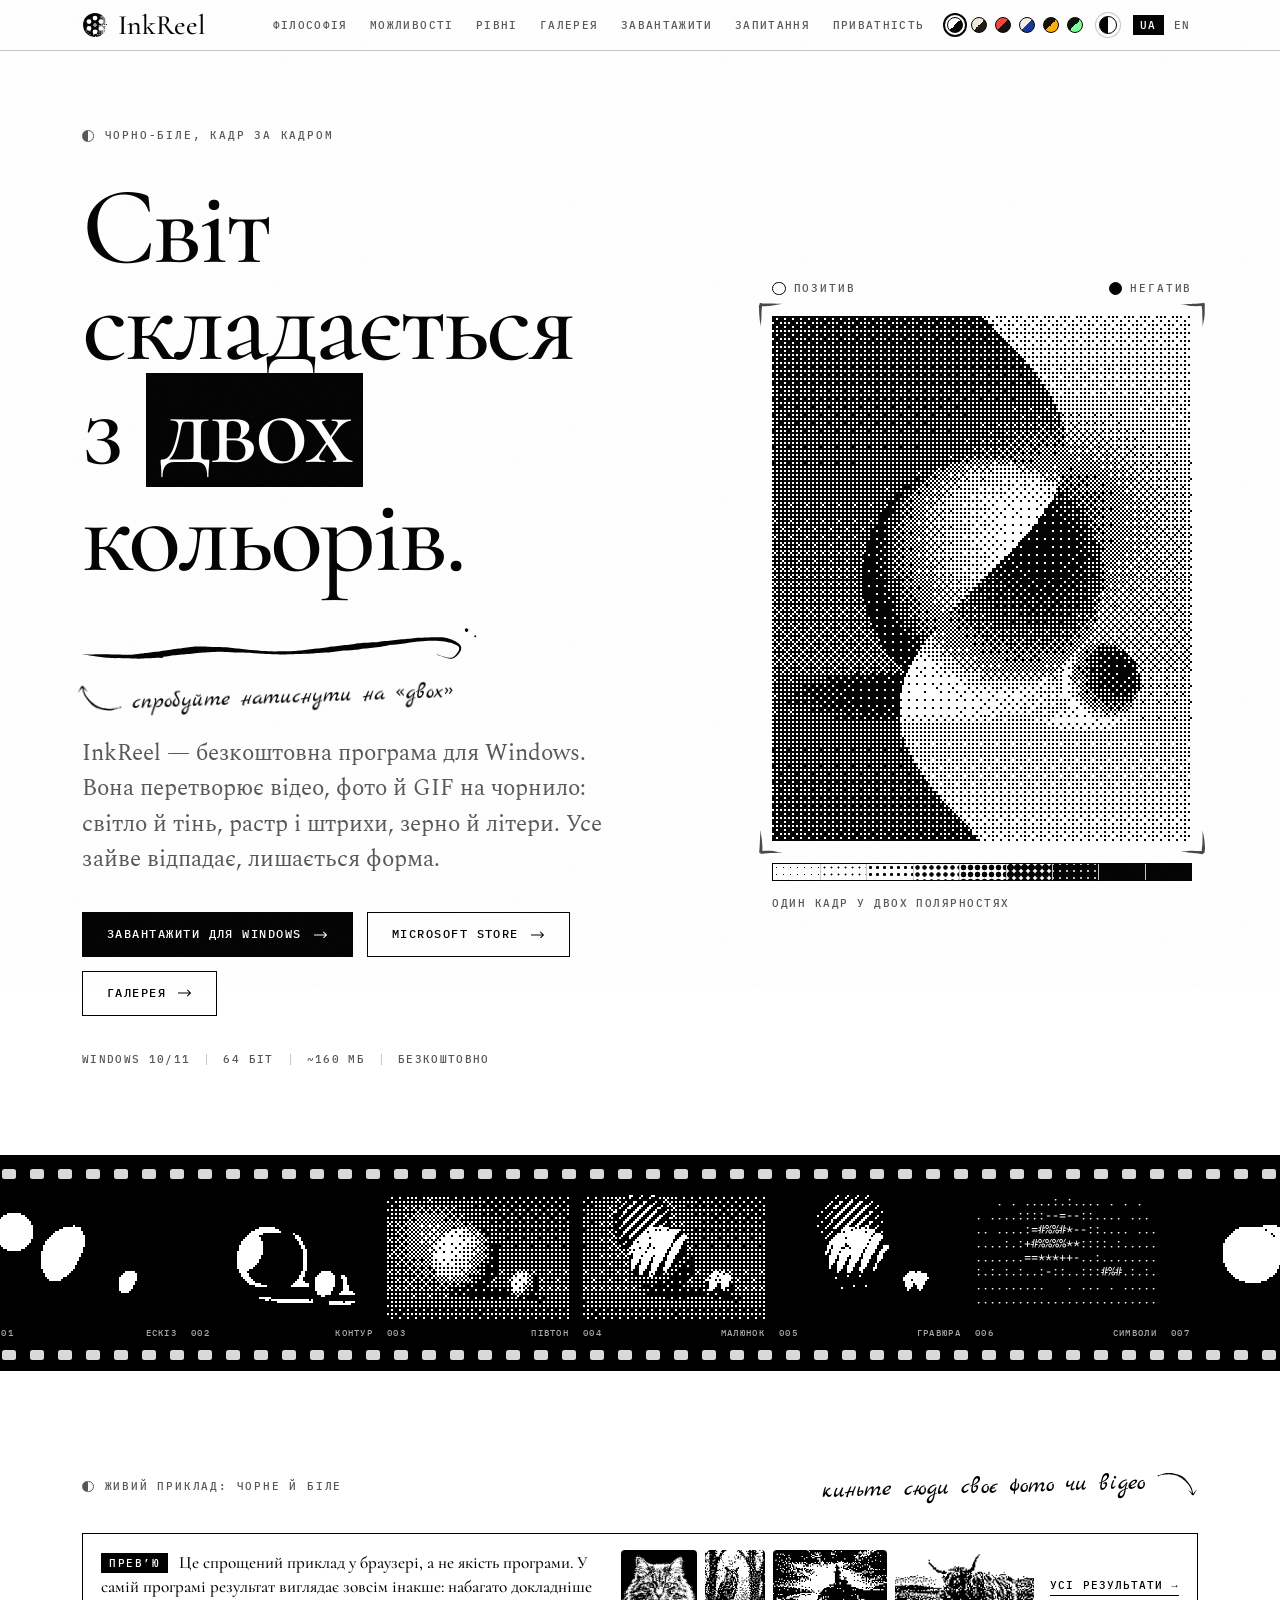
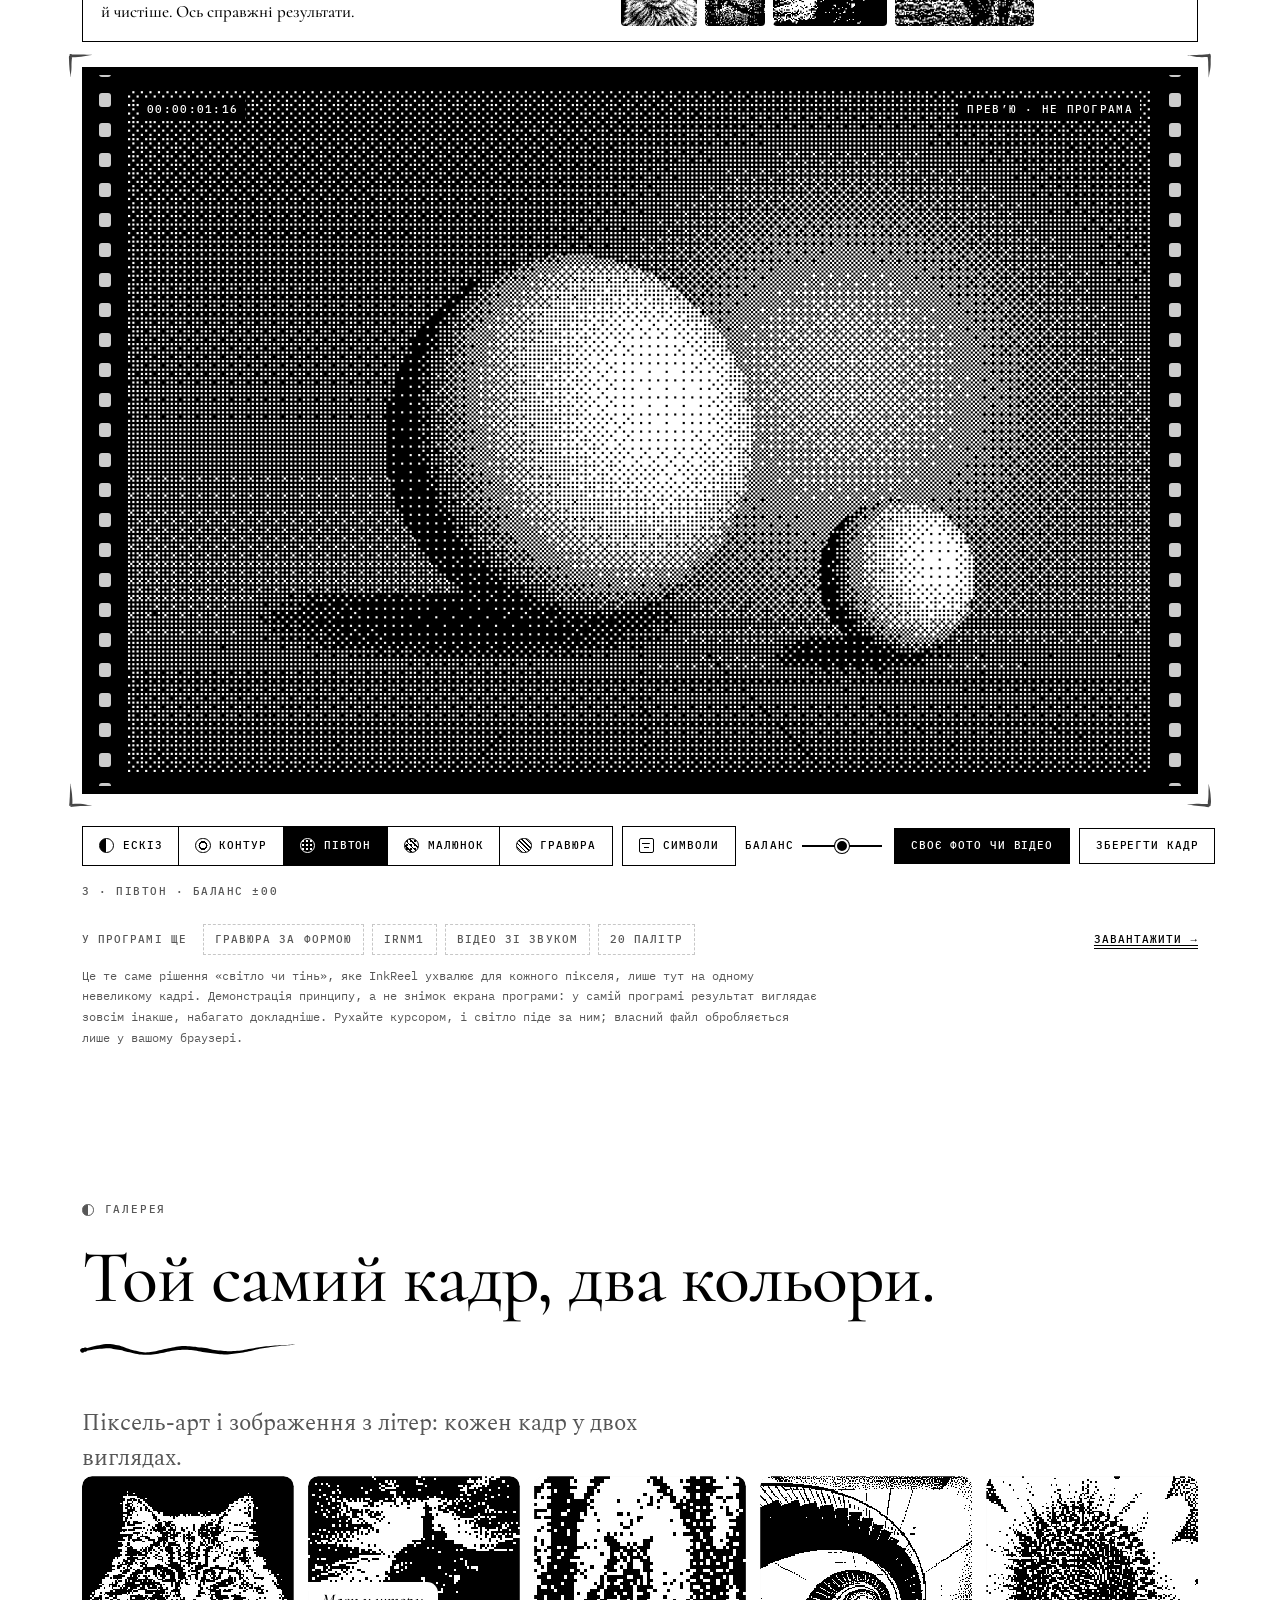
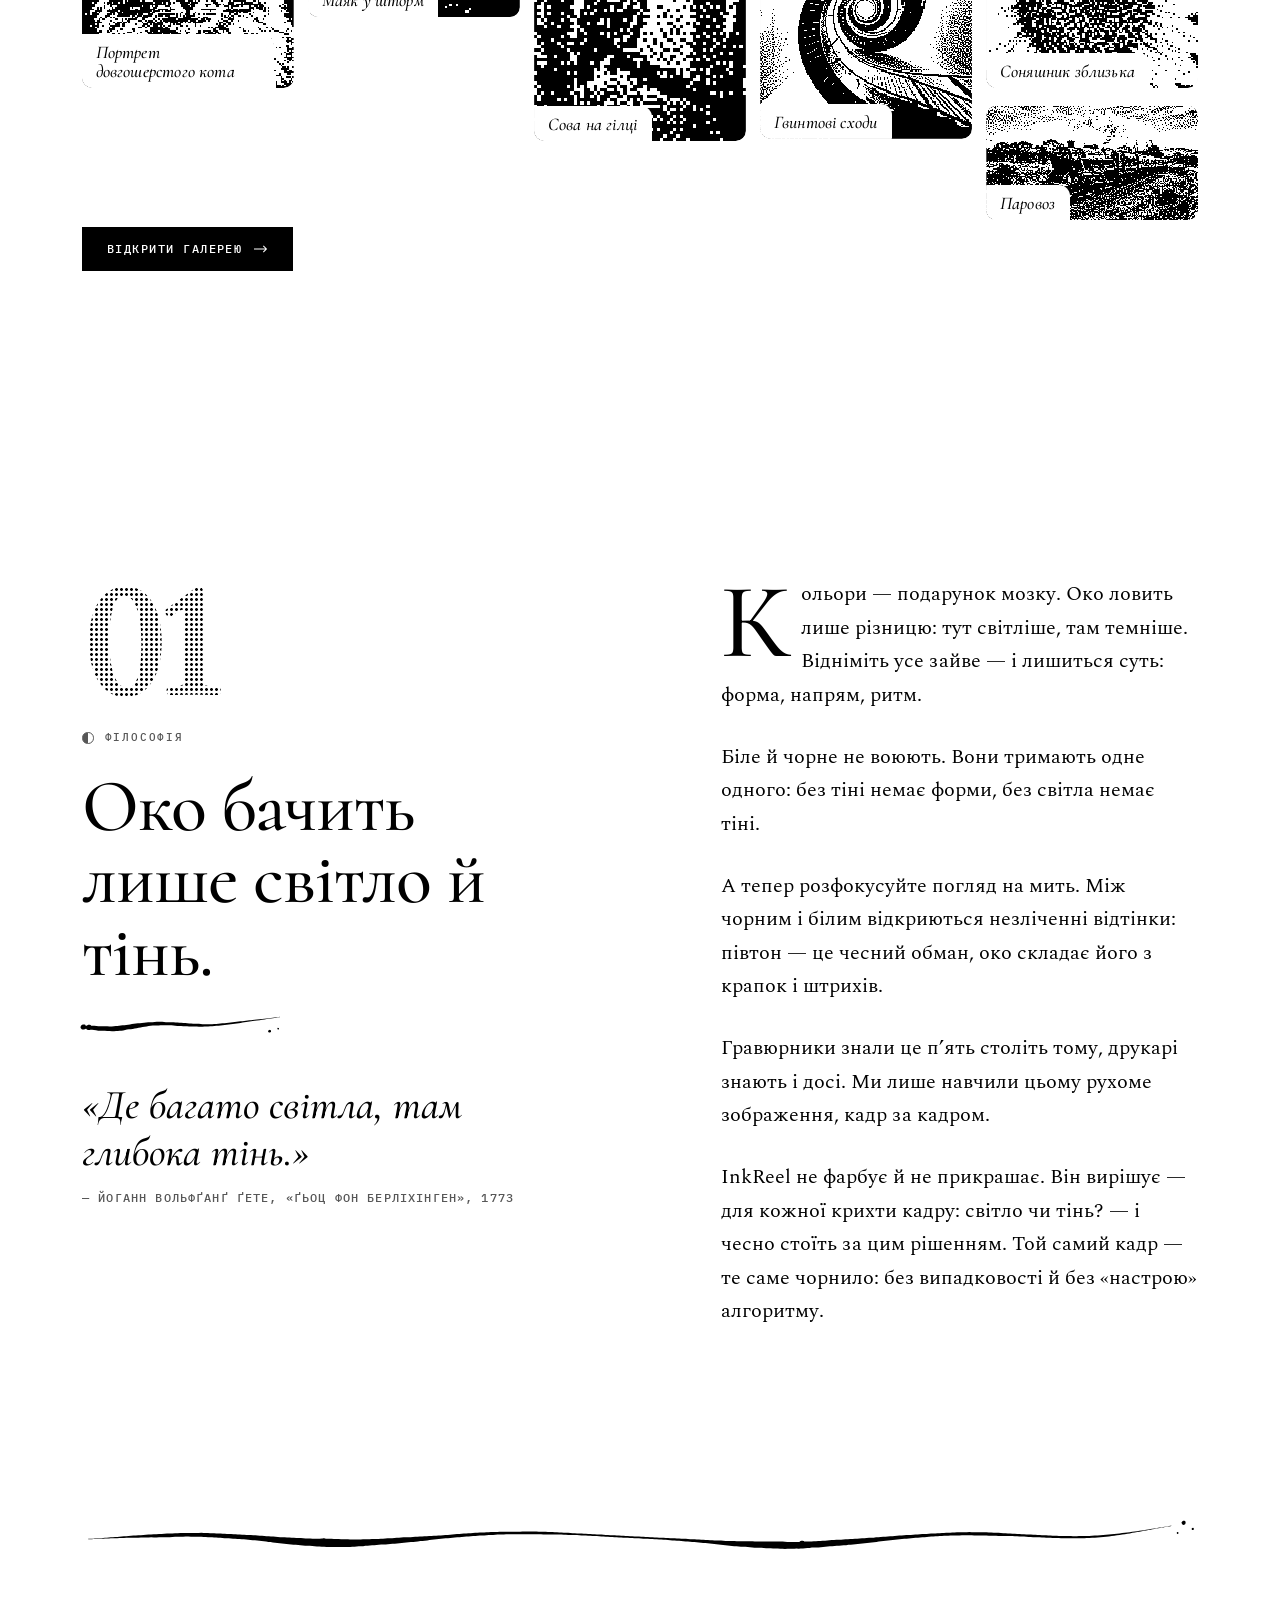
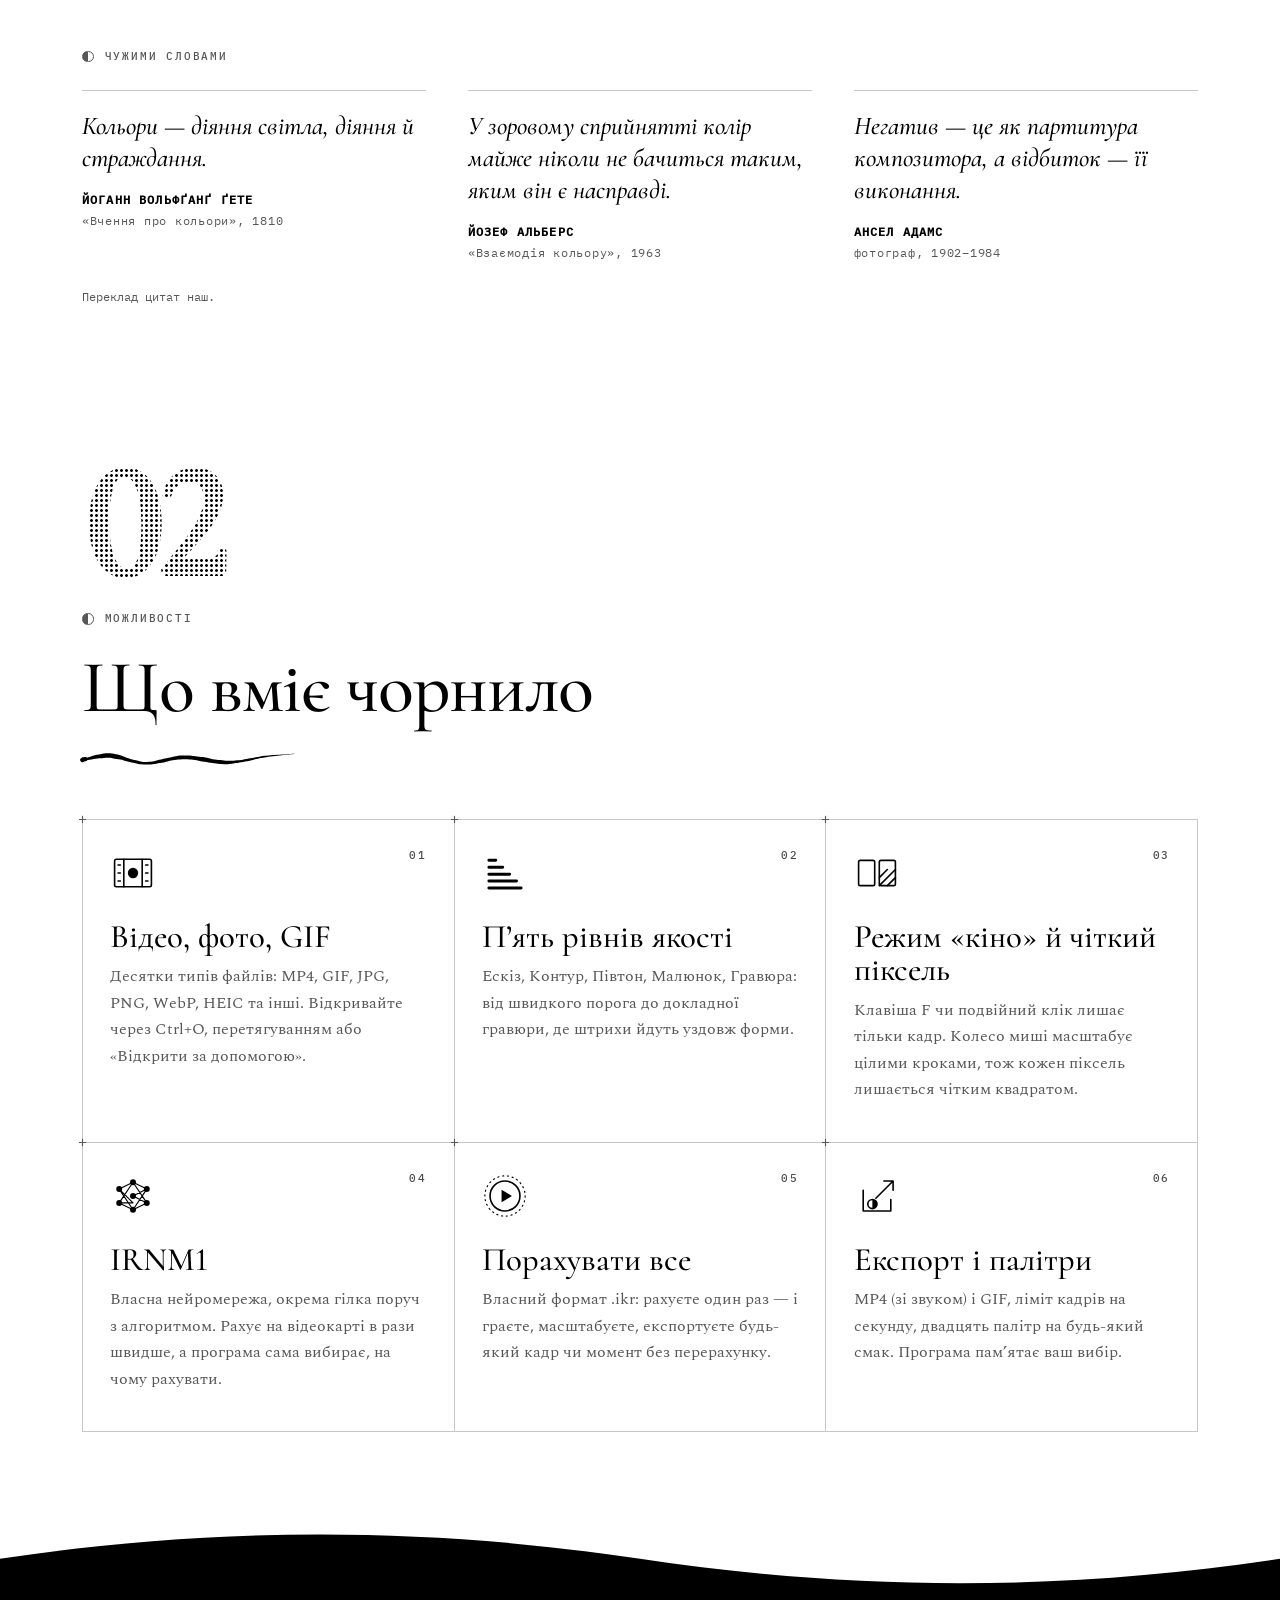
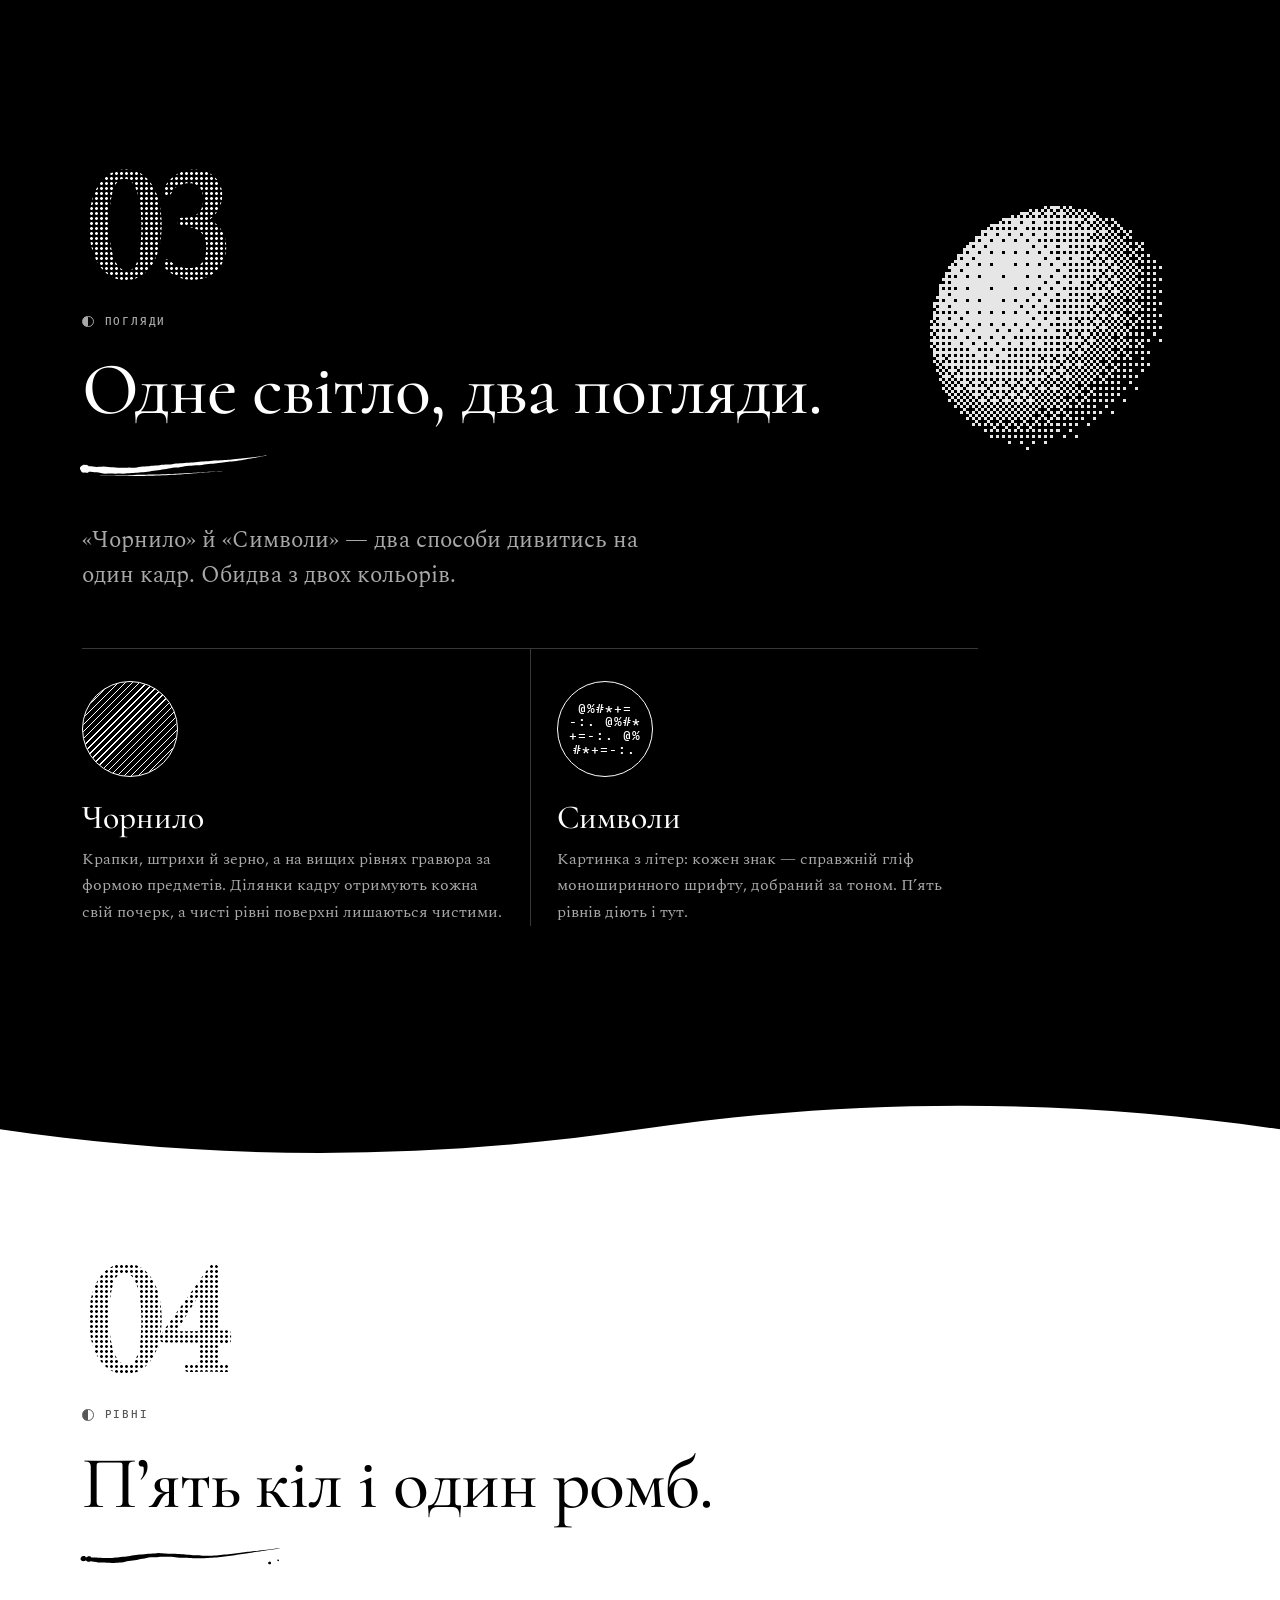
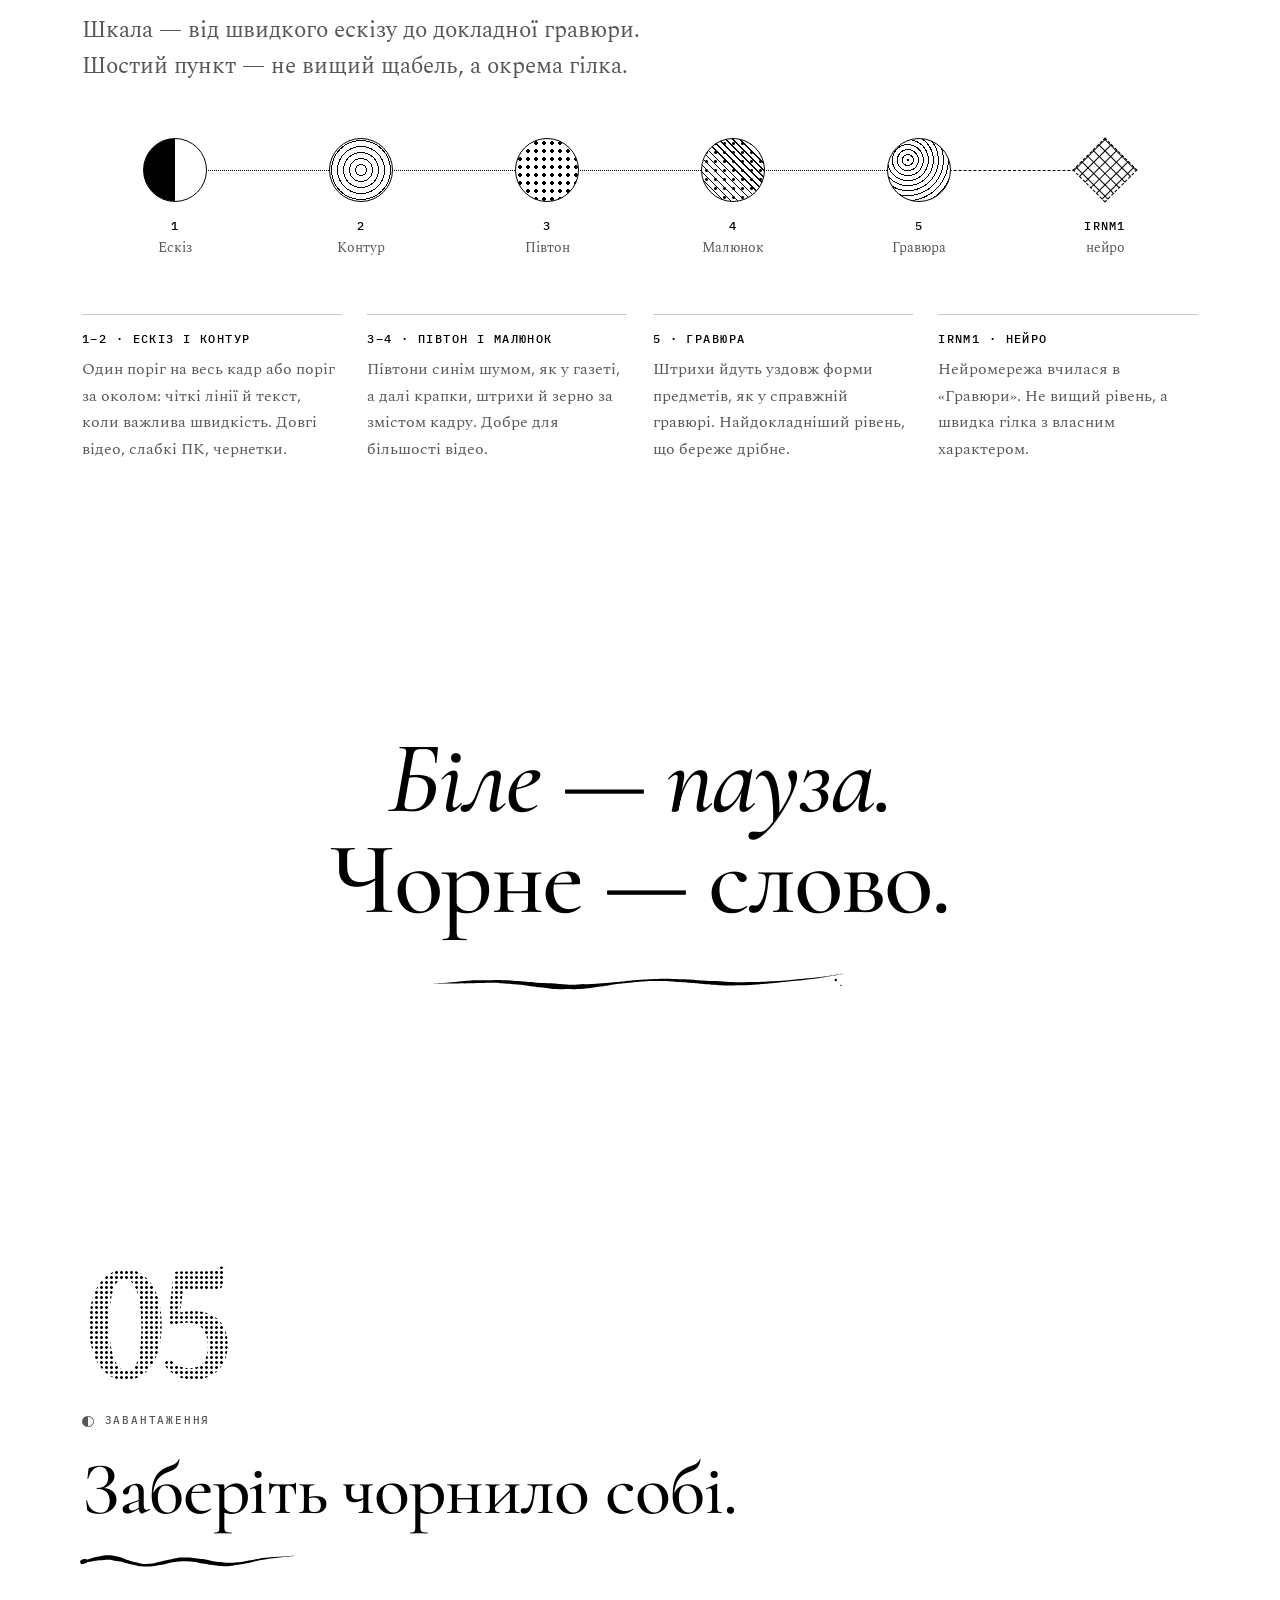
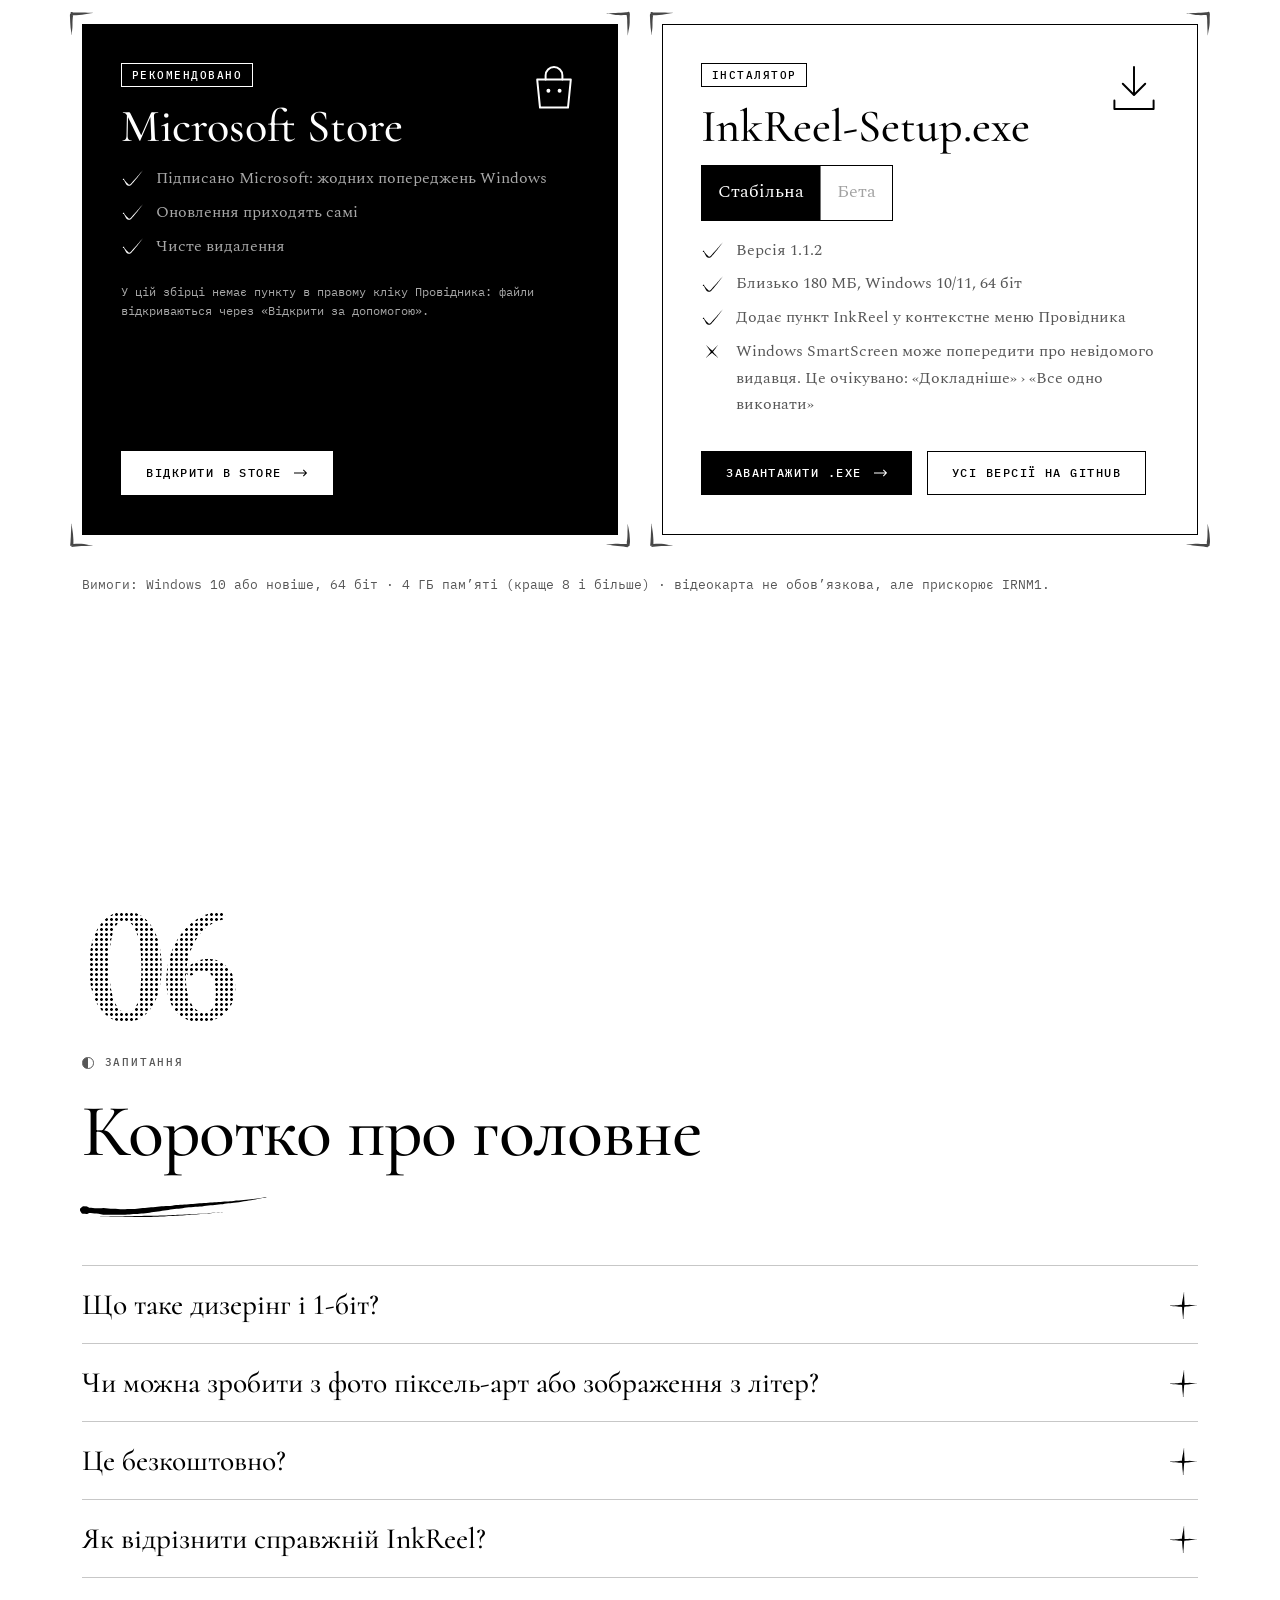
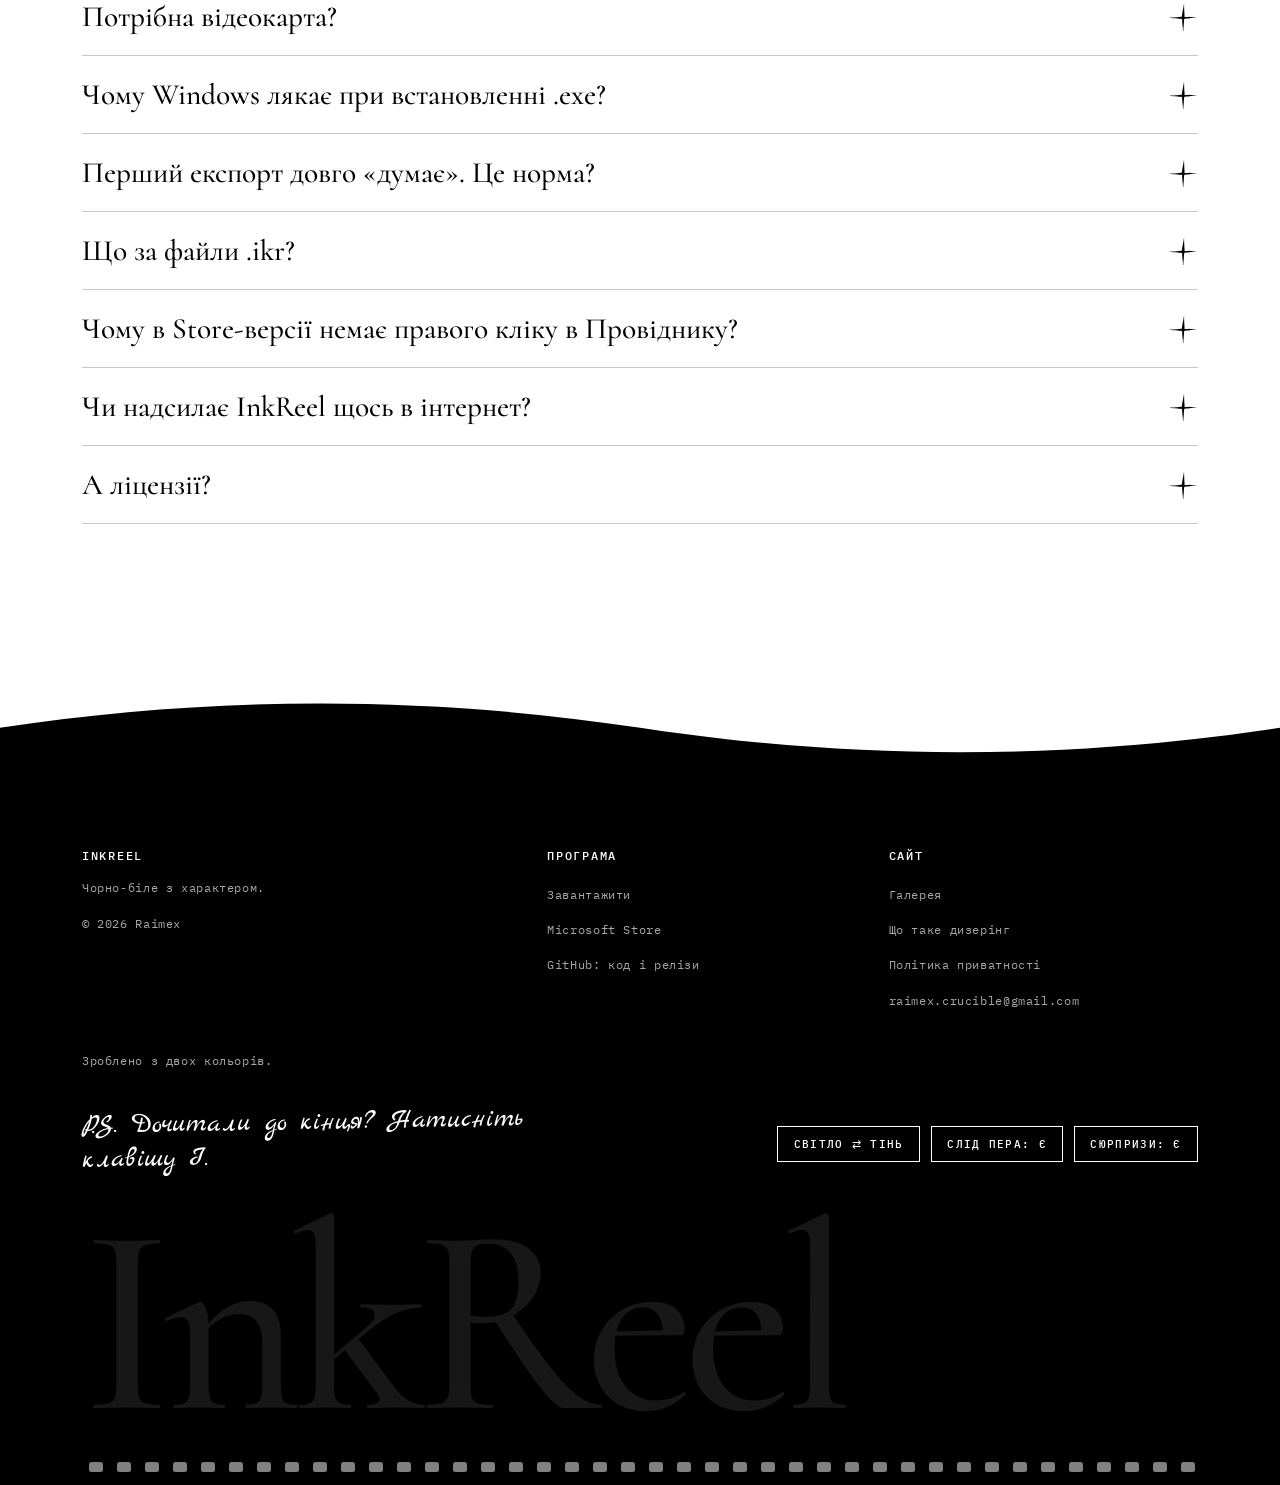
<file: index.html>
<!doctype html>
<html lang="uk" data-palette="classic">
<head>
<meta charset="utf-8">
<meta name="viewport" content="width=device-width,initial-scale=1">
<meta name="robots" content="index,follow,max-image-preview:large,max-snippet:-1,max-video-preview:-1">
<meta name="googlebot" content="index,follow,max-image-preview:large,max-snippet:-1,max-video-preview:-1">
<meta name="author" content="Raimex">
<meta name="application-name" content="InkReel"><meta name="msvalidate.01" content="93CC189DC408DDAD2BFC4A8EB1A1292C">
<meta name="apple-mobile-web-app-title" content="InkReel">
<meta name="referrer" content="strict-origin-when-cross-origin">
<meta name="format-detection" content="telephone=no">
<meta http-equiv="Content-Security-Policy" content="default-src 'self'; img-src 'self' data:; style-src 'self' 'unsafe-inline'; script-src 'self' 'unsafe-inline'; media-src 'self' blob:; connect-src 'none'; base-uri 'none'; form-action 'none'">
<title>InkReel — відео, фото й GIF у чорно-біле (1-біт, дизерінг) для Windows</title>
<meta name="description" content="Безкоштовна програма для Windows 10/11: відео, фото й GIF у чисте 1-бітне чорно-біле. Дизерінг, півтон, гравюра, зображення з символів, експорт MP4 і GIF.">
<link rel="canonical" href="https://inkreel.raimex.space/">
<link rel="alternate" hreflang="uk" href="https://inkreel.raimex.space/">
<link rel="alternate" hreflang="en" href="https://inkreel.raimex.space/en/">
<link rel="alternate" hreflang="x-default" href="https://inkreel.raimex.space/en/">
<meta name="theme-color" content="#ffffff">
<meta property="og:type" content="website">
<meta property="og:site_name" content="InkReel">
<meta property="og:title" content="InkReel — перетворіть кожен кадр на чорнило">
<meta property="og:description" content="Безкоштовна програма для Windows 10/11: відео, фото й GIF у чисте 1-бітне чорно-біле. Дизерінг, півтон, гравюра, зображення з символів, експорт MP4 і GIF.">
<meta property="og:url" content="https://inkreel.raimex.space/">
<meta property="og:locale" content="uk_UA">
<meta property="og:image" content="https://inkreel.raimex.space/assets/og-uk.png">
<meta property="og:image:width" content="1200">
<meta property="og:image:height" content="630">
<meta property="og:image:type" content="image/png">
<meta property="og:image:alt" content="InkReel: «Світ складається з двох кольорів». Котушка плівки, чорно-біле зображення й п’ять рівнів від Ескіза до Гравюри.">
<meta property="og:locale:alternate" content="en_US">
<meta name="twitter:card" content="summary_large_image">
<meta name="twitter:title" content="InkReel — перетворіть кожен кадр на чорнило">
<meta name="twitter:description" content="Безкоштовна програма для Windows 10/11: відео, фото й GIF у чисте 1-бітне чорно-біле. Дизерінг, півтон, гравюра, зображення з символів, експорт MP4 і GIF.">
<meta name="twitter:image" content="https://inkreel.raimex.space/assets/og-uk.png">
<meta name="twitter:image:alt" content="InkReel: «Світ складається з двох кольорів». Котушка плівки, чорно-біле зображення й п’ять рівнів від Ескіза до Гравюри.">
<link rel="icon" href="/favicon.ico" sizes="48x48">
<link rel="icon" href="/assets/favicon.svg" type="image/svg+xml" sizes="any">
<link rel="apple-touch-icon" href="/assets/apple-touch-icon.png">
<link rel="manifest" href="/site.webmanifest">
<link rel="sitemap" type="application/xml" href="/sitemap.xml">
<link rel="preload" href="/assets/fonts/cormorant-cyrillic-500-normal.woff2" as="font" type="font/woff2" crossorigin>
<link rel="preload" href="/assets/fonts/spectral-cyrillic-400-normal.woff2" as="font" type="font/woff2" crossorigin>
<link rel="preload" href="/assets/fonts/cormorant-latin-500-normal.woff2" as="font" type="font/woff2" crossorigin>
<link rel="preload" href="/assets/fonts/spectral-latin-400-normal.woff2" as="font" type="font/woff2" crossorigin>
<link rel="stylesheet" href="/assets/style.css?v=7b4b639d">
<script>try{var d=document.documentElement,s=localStorage,p=s.getItem('inkreel-palette');if(p){d.setAttribute('data-palette',p)}if(s.getItem('inkreel-flip')==='1'){d.setAttribute('data-flip','')}if(s.getItem('inkreel-seen')==='1'){d.className+=' seen'}}catch(e){}document.documentElement.className+=' js';</script>
<script defer src="/assets/site.js"></script>

<script defer src="/assets/gallery.js?v=20a15aad"></script>
<script type="application/ld+json">{"@context": "https://schema.org", "@graph": [{"@type": "Organization", "@id": "https://inkreel.raimex.space/#org", "name": "Raimex", "url": "https://inkreel.raimex.space/", "logo": {"@type": "ImageObject", "url": "https://inkreel.raimex.space/assets/icon-512.png", "width": 512, "height": 512}, "sameAs": ["https://github.com/Chimmurai/inkreel", "https://apps.microsoft.com/detail/9NW62SPG91ZR"]}, {"@type": "WebSite", "@id": "https://inkreel.raimex.space/#website", "url": "https://inkreel.raimex.space/", "name": "InkReel", "inLanguage": ["uk", "en"], "publisher": {"@id": "https://inkreel.raimex.space/#org"}}, {"@type": "SoftwareApplication", "@id": "https://inkreel.raimex.space/#app", "name": "InkReel", "applicationCategory": "MultimediaApplication", "applicationSubCategory": "Photo and video effects", "operatingSystem": "Windows 10, Windows 11", "processorRequirements": "64-bit (x86-64)", "softwareVersion": "1.1.2", "datePublished": "2026-11-08", "fileSize": "177 MB", "downloadUrl": "https://github.com/Chimmurai/inkreel/releases/latest/download/InkReel-Setup.exe", "installUrl": "https://apps.microsoft.com/detail/9NW62SPG91ZR", "license": "https://www.apache.org/licenses/LICENSE-2.0", "isAccessibleForFree": true, "keywords": "дизерінг, 1-біт, півтон, чорно-біле відео, перетворення відео в чорно-біле, GIF, піксель-арт, зображення з символів", "url": "https://inkreel.raimex.space/", "image": "https://inkreel.raimex.space/assets/og-uk.png", "screenshot": "https://inkreel.raimex.space/assets/og-uk.png", "description": "Безкоштовна програма для Windows 10/11, що перетворює відео, фото й GIF на чорно-біле: растр, штрихи, зерно й символи. Світло чи тінь, кадр за кадром.", "featureList": ["П’ять рівнів якості від Ескіза до Гравюри", "Режим «Символи»: зображення з літер", "IRNM1: власна нейромережа", "Експорт у MP4 зі звуком і GIF", "Формат .ikr: порахувати все один раз", "20 двокольорових палітр", "Колесо миші масштабує цілими кроками до 6400 %", "Українська й англійська мови інтерфейсу"], "inLanguage": ["uk", "en"], "offers": {"@type": "Offer", "price": "0", "priceCurrency": "USD", "availability": "https://schema.org/InStock"}, "publisher": {"@id": "https://inkreel.raimex.space/#org"}, "author": {"@id": "https://inkreel.raimex.space/#org"}}, {"@type": "WebPage", "@id": "https://inkreel.raimex.space/#webpage", "url": "https://inkreel.raimex.space/", "name": "InkReel — відео, фото й GIF у чорно-біле (1-біт, дизерінг) для Windows", "description": "Безкоштовна програма для Windows 10/11: відео, фото й GIF у чисте 1-бітне чорно-біле. Дизерінг, півтон, гравюра, зображення з символів, експорт MP4 і GIF.", "inLanguage": "uk", "isPartOf": {"@id": "https://inkreel.raimex.space/#website"}, "about": {"@id": "https://inkreel.raimex.space/#app"}, "primaryImageOfPage": {"@type": "ImageObject", "url": "https://inkreel.raimex.space/assets/og-uk.png", "width": 1200, "height": 630}}, {"@type": "FAQPage", "@id": "https://inkreel.raimex.space/#faq", "inLanguage": "uk", "mainEntity": [{"@type": "Question", "name": "Що таке дизерінг і 1-біт?", "acceptedAnswer": {"@type": "Answer", "text": "1-біт означає, що кожен піксель — це або чорнило, або папір, без відтінків сірого. Дизерінг — спосіб, яким картинка все одно здається повнотоновою: крапки, штрихи й зерно розташовано так, що око зливає їх у півтони. InkReel сам підбирає візерунок для кожної ділянки кадру."}}, {"@type": "Question", "name": "Чи можна зробити з фото піксель-арт або зображення з літер?", "acceptedAnswer": {"@type": "Answer", "text": "Так. Для піксель-арту поставте малий розмір результату (наприклад, 128–192 px по довгій стороні), а для літер увімкніть «Символи»: кадр збирається зі справжніх літер. Приклади є в галереї."}}, {"@type": "Question", "name": "Це безкоштовно?", "acceptedAnswer": {"@type": "Answer", "text": "Так. Без реклами, підписок і пробних періодів."}}, {"@type": "Question", "name": "Як відрізнити справжній InkReel?", "acceptedAnswer": {"@type": "Answer", "text": "Справжніх джерел три: Microsoft Store, репозиторій на GitHub (github.com/Chimmurai/inkreel) і цей сайт. Автор: Raimex. Якщо програму пропонують деінде, це чужа копія."}}, {"@type": "Question", "name": "Потрібна відеокарта?", "acceptedAnswer": {"@type": "Answer", "text": "Ні. Алгоритм працює на процесорі. Відеокарта прискорює нейрорівень IRNM1: програма сама обирає, на чому рахувати, і повертається на процесор, якщо відеокарта підвела."}}, {"@type": "Question", "name": "Чому Windows лякає при встановленні .exe?", "acceptedAnswer": {"@type": "Answer", "text": "Інсталятор поза Store не має платного цифрового підпису, тож SmartScreen бачить незнайомого видавця. Версія зі Store підписана Microsoft і таких попереджень не викликає."}}, {"@type": "Question", "name": "Перший експорт довго «думає». Це норма?", "acceptedAnswer": {"@type": "Answer", "text": "Так. Після встановлення чи оновлення програма один раз компілює обчислювальні ядра: до пів хвилини на слабкому ПК. Далі швидко."}}, {"@type": "Question", "name": "Що за файли .ikr?", "acceptedAnswer": {"@type": "Answer", "text": "Власний формат «порахованого» відео: у ньому лежить готовий результат. Відкриваєте в InkReel у режимі програвача й експортуєте будь-який момент без перерахунку."}}, {"@type": "Question", "name": "Чому в Store-версії немає правого кліку в Провіднику?", "acceptedAnswer": {"@type": "Answer", "text": "Пакети Store не можуть дописувати пункти в меню Провідника так, як це робить інсталятор. Відкривайте файли через «Відкрити за допомогою». У версії з інсталятора пункт є."}}, {"@type": "Question", "name": "Чи надсилає InkReel щось в інтернет?", "acceptedAnswer": {"@type": "Answer", "text": "Ні. Усе обчислюється на вашому комп’ютері, акаунтів і телеметрії немає. Деталі — у політиці приватності."}}, {"@type": "Question", "name": "А ліцензії?", "acceptedAnswer": {"@type": "Answer", "text": "У складі програми є FFmpeg (GPL), ONNX Runtime та інші компоненти. Їхні ліцензії лежать у теці програми й згадані в розділі «Про програму»."}}]}]}</script>
</head>
<body data-away="◐ Повертайтеся: світло чекає">
<svg width="0" height="0" style="position:absolute" aria-hidden="true" focusable="false"><filter id="ik-theme" color-interpolation-filters="sRGB" x="0" y="0" width="100%" height="100%"><feColorMatrix type="matrix" values="1 0 0 0 0  1 0 0 0 0  1 0 0 0 0  0 0 0 1 0"/></filter></svg><a class="skip" href="#main">Перейти до змісту</a>
<header class="top"><div class="in"><a class="brand" href="/" aria-label="InkReel"><svg viewBox="0 0 100 100" aria-hidden="true"><use href="/assets/mark.svg#m"/></svg><span>InkReel</span></a><nav aria-label="Меню"><a href="/#why">Філософія</a><a href="/#features">Можливості</a><a href="/#levels">Рівні</a><a href="/gallery/">Галерея</a><a href="/#download">Завантажити</a><a href="/#faq">Запитання</a><a href="/privacy/">Приватність</a></nav><div class="tools"><div class="pal" role="group" aria-label="Палітра сайту"><button type="button" data-p="classic" style="--a:#ffffff;--b:#000000" aria-label="Класика" title="Класика" aria-pressed="true"></button><button type="button" data-p="paper" style="--a:#f1eadb;--b:#1b1a17" aria-label="Туш і папір" title="Туш і папір" aria-pressed="false"></button><button type="button" data-p="poster" style="--a:#f0483a;--b:#101010" aria-label="Плакат" title="Плакат" aria-pressed="false"></button><button type="button" data-p="cyanotype" style="--a:#f3f0e6;--b:#16379a" aria-label="Синька" title="Синька" aria-pressed="false"></button><button type="button" data-p="amber" style="--a:#150d00;--b:#ffb000" aria-label="Бурштин" title="Бурштин" aria-pressed="false"></button><button type="button" data-p="terminal" style="--a:#06130a;--b:#7cff9b" aria-label="Термінал" title="Термінал" aria-pressed="false"></button></div><button class="flipbtn" type="button" data-flipper aria-pressed="false" aria-label="Світло ⇄ тінь" title="Поміняти світло й тінь (клавіша I)"></button><div class="lang"><a href="/" lang="uk" hreflang="uk" title="Українська" aria-current="true">UA</a><a href="/en/" lang="en" hreflang="en" title="English">EN</a></div></div></div></header>
<main id="main">
<div class="hero-wrap"><div class="hero"><div class="hero-text"><p class="eyebrow">Чорно-біле, кадр за кадром</p><h1><span class="wd" style="--i:0">Світ</span> <span class="wd" style="--i:1">складається</span> <span class="wd nw" style="--i:2">з <button class="flip" type="button" data-flipper aria-pressed="false" aria-describedby="flipdesc" title="Поміняти світло й тінь (клавіша I)">двох</button></span> <span class="wd" style="--i:3">кольорів.</span></h1><span class="sr" id="flipdesc">Міняє світло й тінь місцями на всій сторінці.</span><div class="under"><span class="pen flourish dr" aria-hidden="true"></span><p class="tip" aria-hidden="true"><span class="pen arrow-r dr up" aria-hidden="true"></span><span class="hand">спробуйте натиснути на «двох»</span></p></div><p class="lead">InkReel — безкоштовна програма для Windows. Вона перетворює відео, фото й GIF на чорнило: світло й тінь, растр і штрихи, зерно й літери. Усе зайве відпадає, лишається форма.</p><div class="actions"><a class="btn solid" data-magnet href="#download">Завантажити для Windows<svg class="ar" viewBox="0 0 18 10" aria-hidden="true"><path d="M0 5h16M12 1l4 4-4 4" fill="none" stroke="currentColor" stroke-width="1.3"/></svg></a><a class="btn" data-magnet href="https://apps.microsoft.com/detail/9NW62SPG91ZR">Microsoft Store<svg class="ar" viewBox="0 0 18 10" aria-hidden="true"><path d="M0 5h16M12 1l4 4-4 4" fill="none" stroke="currentColor" stroke-width="1.3"/></svg></a><a class="btn" href="/gallery/">Галерея<svg class="ar" viewBox="0 0 18 10" aria-hidden="true"><path d="M0 5h16M12 1l4 4-4 4" fill="none" stroke="currentColor" stroke-width="1.3"/></svg></a></div><ul class="specs"><li>Windows 10/11</li><li>64 біт</li><li>~160 МБ</li><li>Безкоштовно</li></ul></div><div class="plate-col"><figure class="plate"><div class="plate-lbl" aria-hidden="true"><span>Позитив</span><span>Негатив</span></div><div class="crop"><div class="view"><canvas id="plate" role="img" aria-label="Один кадр у двох полярностях: ліворуч позитив, праворуч негатив, межу веде плавна S-крива"></canvas><div class="scan" aria-hidden="true"><i></i></div></div></div><div class="scale" aria-hidden="true"><i style="--k:0"></i><i style="--k:1"></i><i style="--k:2"></i><i style="--k:3"></i><i style="--k:4"></i><i style="--k:5"></i><i style="--k:6"></i><i style="--k:7"></i><i style="--k:8"></i></div><figcaption>Один кадр у двох полярностях</figcaption></figure></div></div></div>
<div class="reel inv" aria-hidden="true" data-labels="Ескіз,Контур,Півтон,Малюнок,Гравюра,Символи"><div class="reel-track"></div></div>
<div class="frame" id="demo" data-bad="Цей файл браузер не відкрив. Спробуйте JPG, PNG, WebP, GIF або відео MP4/WebM."><div class="frame-head"><p class="eyebrow">Живий приклад: чорне й біле</p><p class="hint">киньте сюди своє фото чи відео<span class="pen arrow-r dr" aria-hidden="true"></span></p></div><div class="pvn" role="note"><p class="pvn-t"><b>Прев’ю</b>Це спрощений приклад у браузері, а не якість програми. У самій програмі результат виглядає зовсім інакше: набагато докладніше й чистіше. Ось справжні результати.</p><a class="pvn-g" href="/gallery/"><img src="/assets/gallery/long-haired-cat-portrait-1-bit-pixel-art.webp" width="768" height="768" alt="Кіт" loading="lazy" decoding="async"><img src="/assets/gallery/owl-on-a-branch-1-bit-pixel-art.webp" width="768" height="960" alt="Сова" loading="lazy" decoding="async"><img src="/assets/gallery/lighthouse-in-storm-1-bit-pixel-art.webp" width="768" height="512" alt="Маяк" loading="lazy" decoding="async"><img src="/assets/gallery/highland-cow-1-bit-pixel-art.webp" width="768" height="420" alt="Корова" loading="lazy" decoding="async"><span>Усі результати →</span></a></div><div class="crop"><div class="film"><canvas id="ink" width="960" height="640" role="img" aria-label="Живий приклад: чорне й біле"></canvas><span class="tc" id="tc" aria-hidden="true">00:00:00:00</span><span class="pv" aria-hidden="true">Прев’ю · не програма</span><div class="dropmsg hand" aria-hidden="true">Відпустіть: світло вирішить</div></div></div><div class="ctl"><div class="seg lv" role="group" aria-label="Рівень якості" data-label="Рівень якості" data-sym-label="Розмір знаків"><button type="button" data-level="1" data-mode="bin" data-sym="Крупні" aria-pressed="false" title="1 · Ескіз"><i></i><b>1</b><span>Ескіз</span></button><button type="button" data-level="2" data-mode="edge" data-sym="Великі" aria-pressed="false" title="2 · Контур"><i></i><b>2</b><span>Контур</span></button><button type="button" data-level="3" data-mode="dot" data-sym="Середні" aria-pressed="true" title="3 · Півтон"><i></i><b>3</b><span>Півтон</span></button><button type="button" data-level="4" data-mode="mix" data-sym="Дрібні" aria-pressed="false" title="4 · Малюнок"><i></i><b>4</b><span>Малюнок</span></button><button type="button" data-level="5" data-mode="ink" data-sym="Тонкі" aria-pressed="false" title="5 · Гравюра"><i></i><b>5</b><span>Гравюра</span></button></div><div class="seg" role="group" aria-label="Режим"><button type="button" id="symtoggle" data-mode="sym" aria-pressed="false" title="Символи: картинка з літер"><i></i>Символи</button></div><label class="slider">Баланс<input id="bias" type="range" min="-30" max="30" value="0"></label><div class="ctl-act"><button class="btn solid" type="button" id="pick">Своє фото чи відео</button><button class="btn" type="button" id="save">Зберегти кадр</button></div><input id="file" type="file" accept="image/*,video/*" hidden></div><div class="src" id="src" hidden><span class="src-name"><span id="srcname"></span></span><span class="src-act"><button class="lnk" type="button" id="playpause" data-pause="Пауза" data-play="Грати" hidden>Пауза</button><button class="lnk" type="button" id="reset">Назад до сцени</button></span></div><p class="srcmsg" id="srcmsg" role="status" aria-live="polite"></p><p class="rd" id="rd" data-bias="Баланс"></p><p class="more"><span>У програмі ще</span><b title="У програмі">Гравюра за формою</b><b title="У програмі">IRNM1</b><b title="У програмі">Відео зі звуком</b><b title="У програмі">20 палітр</b><a class="lnk" href="#download">Завантажити →</a></p><p class="note">Це те саме рішення «світло чи тінь», яке InkReel ухвалює для кожного пікселя, лише тут на одному невеликому кадрі. Демонстрація принципу, а не знімок екрана програми: у самій програмі результат виглядає зовсім інакше, набагато докладніше. Рухайте курсором, і світло піде за ним; власний файл обробляється лише у вашому браузері.<noscript> Для живої демонстрації потрібен JavaScript.</noscript></p></div>
<section id="gallery" class="rv"><div class="wrap"><p class="eyebrow">Галерея</p><h2>Той самий кадр, два кольори.<span class="pen u2 dr" aria-hidden="true"></span></h2><p class="lead">Піксель-арт і зображення з літер: кожен кадр у двох виглядах.</p><div class="gal tease"><figure class="gcard"><div class="split" tabindex="0" role="button" aria-pressed="false" aria-label="Портрет довгошерстого кота: відкрити кадр ближче" data-err="кадр не завантажився: торкніться, щоб спробувати ще" data-s="long-haired-cat-portrait" data-k="6" data-lw="128" data-lh="128" data-sc="80" data-sr="40" data-lp="Пікселі" data-ls="Символи" style="--ar:1.0"><img class="a px" src="/assets/gallery/long-haired-cat-portrait-1-bit-pixel-art.webp" alt="Портрет довгошерстого кота: 1-бітний піксель-арт" width="768" height="768" loading="lazy" decoding="async"><img class="b" src="/assets/gallery/long-haired-cat-portrait-text-symbols-art.webp" alt="Портрет довгошерстого кота: зображення з текстових символів" width="640" height="640" loading="lazy" decoding="async"><svg class="ink" aria-hidden="true"></svg><span class="cap" data-c="bl" aria-hidden="true">Портрет довгошерстого кота</span></div><figcaption class="sr"><h3>Портрет довгошерстого кота</h3></figcaption></figure><figure class="gcard"><div class="split" tabindex="0" role="button" aria-pressed="false" aria-label="Маяк у шторм: відкрити кадр ближче" data-err="кадр не завантажився: торкніться, щоб спробувати ще" data-s="lighthouse-in-storm" data-k="16" data-lw="96" data-lh="64" data-sc="80" data-sr="26" data-lp="Пікселі" data-ls="Символи" style="--ar:1.5"><img class="a px" src="/assets/gallery/lighthouse-in-storm-1-bit-pixel-art.webp" alt="Маяк у шторм: 1-бітний піксель-арт" width="768" height="512" loading="lazy" decoding="async"><img class="b" src="/assets/gallery/lighthouse-in-storm-text-symbols-art.webp" alt="Маяк у шторм: зображення з текстових символів" width="640" height="426" loading="lazy" decoding="async"><svg class="ink" aria-hidden="true"></svg><span class="cap" data-c="bl" aria-hidden="true">Маяк у шторм</span></div><figcaption class="sr"><h3>Маяк у шторм</h3></figcaption></figure><figure class="gcard"><div class="split" tabindex="0" role="button" aria-pressed="false" aria-label="Сова на гілці: відкрити кадр ближче" data-err="кадр не завантажився: торкніться, щоб спробувати ще" data-s="owl-on-a-branch" data-k="3" data-lw="64" data-lh="80" data-sc="80" data-sr="50" data-lp="Пікселі" data-ls="Символи" style="--ar:0.8"><img class="a px" src="/assets/gallery/owl-on-a-branch-1-bit-pixel-art.webp" alt="Сова на гілці: 1-бітний піксель-арт" width="768" height="960" loading="lazy" decoding="async"><img class="b" src="/assets/gallery/owl-on-a-branch-text-symbols-art.webp" alt="Сова на гілці: зображення з текстових символів" width="640" height="800" loading="lazy" decoding="async"><svg class="ink" aria-hidden="true"></svg><span class="cap" data-c="bl" aria-hidden="true">Сова на гілці</span></div><figcaption class="sr"><h3>Сова на гілці</h3></figcaption></figure><figure class="gcard"><div class="split" tabindex="0" role="button" aria-pressed="false" aria-label="Гвинтові сходи: відкрити кадр ближче" data-err="кадр не завантажився: торкніться, щоб спробувати ще" data-s="spiral-staircase" data-k="37" data-lw="192" data-lh="238" data-sc="80" data-sr="49" data-lp="Пікселі" data-ls="Символи" style="--ar:0.806723"><img class="a px" src="/assets/gallery/spiral-staircase-1-bit-pixel-art.webp" alt="Гвинтові сходи: 1-бітний піксель-арт" width="768" height="952" loading="lazy" decoding="async"><img class="b" src="/assets/gallery/spiral-staircase-text-symbols-art.webp" alt="Гвинтові сходи: зображення з текстових символів" width="640" height="794" loading="lazy" decoding="async"><svg class="ink" aria-hidden="true"></svg><span class="cap" data-c="bl" aria-hidden="true">Гвинтові сходи</span></div><figcaption class="sr"><h3>Гвинтові сходи</h3></figcaption></figure><figure class="gcard"><div class="split" tabindex="0" role="button" aria-pressed="false" aria-label="Соняшник зблизька: відкрити кадр ближче" data-err="кадр не завантажився: торкніться, щоб спробувати ще" data-s="sunflower-close-up" data-k="54" data-lw="128" data-lh="128" data-sc="80" data-sr="40" data-lp="Пікселі" data-ls="Символи" style="--ar:1.0"><img class="a px" src="/assets/gallery/sunflower-close-up-1-bit-pixel-art.webp" alt="Соняшник зблизька: 1-бітний піксель-арт" width="768" height="768" loading="lazy" decoding="async"><img class="b" src="/assets/gallery/sunflower-close-up-text-symbols-art.webp" alt="Соняшник зблизька: зображення з текстових символів" width="640" height="640" loading="lazy" decoding="async"><svg class="ink" aria-hidden="true"></svg><span class="cap" data-c="bl" aria-hidden="true">Соняшник зблизька</span></div><figcaption class="sr"><h3>Соняшник зблизька</h3></figcaption></figure><figure class="gcard"><div class="split" tabindex="0" role="button" aria-pressed="false" aria-label="Паровоз: відкрити кадр ближче" data-err="кадр не завантажився: торкніться, щоб спробувати ще" data-s="steam-locomotive" data-k="103" data-lw="192" data-lh="104" data-sc="80" data-sr="21" data-lp="Пікселі" data-ls="Символи" style="--ar:1.846154"><img class="a px" src="/assets/gallery/steam-locomotive-1-bit-pixel-art.webp" alt="Паровоз: 1-бітний піксель-арт" width="768" height="416" loading="lazy" decoding="async"><img class="b" src="/assets/gallery/steam-locomotive-text-symbols-art.webp" alt="Паровоз: зображення з текстових символів" width="640" height="346" loading="lazy" decoding="async"><svg class="ink" aria-hidden="true"></svg><span class="cap" data-c="bl" aria-hidden="true">Паровоз</span></div><figcaption class="sr"><h3>Паровоз</h3></figcaption></figure></div><p class="gmore"><a class="btn solid" data-magnet href="/gallery/">Відкрити галерею<svg class="ar" viewBox="0 0 18 10" aria-hidden="true"><path d="M0 5h16M12 1l4 4-4 4" fill="none" stroke="currentColor" stroke-width="1.3"/></svg></a></p></div></section><section id="why" class="rv"><div class="wrap"><div class="mani"><div><span class="num" aria-hidden="true">01</span><p class="eyebrow">Філософія</p><h2>Око бачить лише світло й тінь.<span class="pen u1 dr" aria-hidden="true"></span></h2><blockquote>«Де багато світла, там глибока тінь.»</blockquote><span class="by">— Йоганн Вольфґанґ Ґете, «Ґьоц фон Берліхінген», 1773</span></div><div class="scurve scurve-pen" data-scrub aria-hidden="true"></div><div class="txt"><p>Кольори — подарунок мозку. Око ловить лише різницю: тут світліше, там темніше. Відніміть усе зайве — і лишиться суть: форма, напрям, ритм.</p><p>Біле й чорне не воюють. Вони тримають одне одного: без тіні немає форми, без світла немає тіні.</p><p>А тепер розфокусуйте погляд на мить. Між чорним і білим відкриються незліченні відтінки: півтон — це чесний обман, око складає його з крапок і штрихів.</p><p>Гравюрники знали це п’ять століть тому, друкарі знають і досі. Ми лише навчили цьому рухоме зображення, кадр за кадром.</p><p>InkReel не фарбує й не прикрашає. Він вирішує — для кожної крихти кадру: світло чи тінь? — і чесно стоїть за цим рішенням. Той самий кадр — те саме чорнило: без випадковості й без «настрою» алгоритму.</p></div></div></div></section><span class="pen swash dr" aria-hidden="true"></span>
<section class="voices rv" aria-label="Цитати"><div class="wrap"><p class="eyebrow">Чужими словами</p><div class="vgrid"><figure><blockquote>Кольори — діяння світла, діяння й страждання.</blockquote><figcaption><b>Йоганн Вольфґанґ Ґете</b><span>«Вчення про кольори», 1810</span></figcaption></figure><figure><blockquote>У зоровому сприйнятті колір майже ніколи не бачиться таким, яким він є насправді.</blockquote><figcaption><b>Йозеф Альберс</b><span>«Взаємодія кольору», 1963</span></figcaption></figure><figure><blockquote>Негатив — це як партитура композитора, а відбиток — її виконання.</blockquote><figcaption><b>Ансел Адамс</b><span>фотограф, 1902–1984</span></figcaption></figure></div><p class="vnote">Переклад цитат наш.</p></div></section><section id="features" class="rv"><div class="wrap"><span class="num" aria-hidden="true">02</span><p class="eyebrow">Можливості</p><h2>Що вміє чорнило<span class="pen u2 dr" aria-hidden="true"></span></h2><div class="grid"><div class="card"><i class="glow" aria-hidden="true"></i><div class="row"><svg class="ico" viewBox="0 0 40 40" aria-hidden="true"><rect x="4" y="8" width="32" height="24" rx="1.5"/><path d="M12 8v24M28 8v24M7 13h2M7 20h2M7 27h2M31 13h2M31 20h2M31 27h2"/><circle class="f" cx="20" cy="20" r="4.5"/></svg><span class="k">01</span></div><h3>Відео, фото, GIF</h3><p>Десятки типів файлів: MP4, GIF, JPG, PNG, WebP, HEIC та інші. Відкривайте через Ctrl+O, перетягуванням або «Відкрити за допомогою».</p></div><div class="card"><i class="glow" aria-hidden="true"></i><div class="row"><svg class="ico" viewBox="0 0 40 40" aria-hidden="true"><path d="M6 9h6M6 15h12M6 21h18M6 27h24M6 33h28" stroke-width="2.6"/></svg><span class="k">02</span></div><h3>П’ять рівнів якості</h3><p>Ескіз, Контур, Півтон, Малюнок, Гравюра: від швидкого порога до докладної гравюри, де штрихи йдуть уздовж форми.</p></div><div class="card"><i class="glow" aria-hidden="true"></i><div class="row"><svg class="ico" viewBox="0 0 40 40" aria-hidden="true"><rect x="4" y="9" width="14" height="22" rx="1.5"/><rect x="22" y="9" width="14" height="22" rx="1.5"/><path d="M22 31l14-14M22 24l7-7M29 31l7-7"/></svg><span class="k">03</span></div><h3>Режим «кіно» й чіткий піксель</h3><p>Клавіша F чи подвійний клік лишає тільки кадр. Колесо миші масштабує цілими кроками, тож кожен піксель лишається чітким квадратом.</p></div><div class="card"><i class="glow" aria-hidden="true"></i><div class="row"><svg class="ico" viewBox="0 0 40 40" aria-hidden="true"><path d="M8 14L20 8M8 14l12 12M8 14l12 18M8 26L20 8M8 26l12 0M8 26l12 6M20 8l12 6M20 8l12 18M20 20l12-6M20 20l12 6M20 32l12-18M20 32l12-6" stroke-width="1"/><circle class="f" cx="8" cy="14" r="2.6"/><circle class="f" cx="8" cy="26" r="2.6"/><circle class="f" cx="20" cy="8" r="2.6"/><circle class="f" cx="20" cy="20" r="2.6"/><circle class="f" cx="20" cy="32" r="2.6"/><circle class="f" cx="32" cy="14" r="2.6"/><circle class="f" cx="32" cy="26" r="2.6"/></svg><span class="k">04</span></div><h3>IRNM1</h3><p>Власна нейромережа, окрема гілка поруч з алгоритмом. Рахує на відеокарті в рази швидше, а програма сама вибирає, на чому рахувати.</p></div><div class="card"><i class="glow" aria-hidden="true"></i><div class="row"><svg class="ico" viewBox="0 0 40 40" aria-hidden="true"><circle cx="20" cy="20" r="13"/><circle cx="20" cy="20" r="17.5" stroke-dasharray="1 3.2" stroke-width="1"/><path class="f" d="M17 14.5l9 5.5-9 5.5z"/></svg><span class="k">05</span></div><h3>Порахувати все</h3><p>Власний формат .ikr: рахуєте один раз — і граєте, масштабуєте, експортуєте будь-який кадр чи момент без перерахунку.</p></div><div class="card"><i class="glow" aria-hidden="true"></i><div class="row"><svg class="ico" viewBox="0 0 40 40" aria-hidden="true"><path d="M8 15v18h24V23"/><path d="M19 22L34 7M26 7h8v8"/><circle cx="16" cy="27" r="4"/><path class="f" d="M16 23a4 4 0 0 1 0 8z"/></svg><span class="k">06</span></div><h3>Експорт і палітри</h3><p>MP4 (зі звуком) і GIF, ліміт кадрів на секунду, двадцять палітр на будь-який смак. Програма пам’ятає ваш вибір.</p></div></div></div></section>
<section id="modes" class="rv inv wavy"><div class="wrap"><span class="num" aria-hidden="true">03</span><p class="eyebrow">Погляди</p><h2>Одне світло, два погляди.<span class="pen u3 dr" aria-hidden="true"></span></h2><p class="lead">«Чорнило» й «Символи» — два способи дивитись на один кадр. Обидва з двох кольорів.</p><div class="modes m2"><div class="mode"><span class="sw ink" aria-hidden="true"></span><h3>Чорнило</h3><p>Крапки, штрихи й зерно, а на вищих рівнях гравюра за формою предметів. Ділянки кадру отримують кожна свій почерк, а чисті рівні поверхні лишаються чистими.</p></div><div class="mode"><span class="sw sym" aria-hidden="true"></span><h3>Символи</h3><p>Картинка з літер: кожен знак — справжній гліф моноширинного шрифту, добраний за тоном. П’ять рівнів діють і тут.</p></div></div><canvas class="moon" data-ht="moon" data-cell="3" aria-hidden="true"></canvas></div></section>
<section id="levels" class="rv"><div class="wrap"><span class="num" aria-hidden="true">04</span><p class="eyebrow">Рівні</p><h2>П’ять кіл і один ромб.<span class="pen u1 dr" aria-hidden="true"></span></h2><p class="lead">Шкала — від швидкого ескізу до докладної гравюри. Шостий пункт — не вищий щабель, а окрема гілка.</p><ol class="ladder"><li><span class="disc l1"></span><span class="lbl">1</span><span class="sub">Ескіз</span></li><li><span class="disc l2"></span><span class="lbl">2</span><span class="sub">Контур</span></li><li><span class="disc l3"></span><span class="lbl">3</span><span class="sub">Півтон</span></li><li><span class="disc l4"></span><span class="lbl">4</span><span class="sub">Малюнок</span></li><li><span class="disc l5"></span><span class="lbl">5</span><span class="sub">Гравюра</span></li><li class="br"><span class="disc dia"></span><span class="lbl">IRNM1</span><span class="sub">нейро</span></li></ol><div class="notes"><div><h4>1–2 · Ескіз і Контур</h4><p>Один поріг на весь кадр або поріг за околом: чіткі лінії й текст, коли важлива швидкість. Довгі відео, слабкі ПК, чернетки.</p></div><div><h4>3–4 · Півтон і Малюнок</h4><p>Півтони синім шумом, як у газеті, а далі крапки, штрихи й зерно за змістом кадру. Добре для більшості відео.</p></div><div><h4>5 · Гравюра</h4><p>Штрихи йдуть уздовж форми предметів, як у справжній гравюрі. Найдокладніший рівень, що береже дрібне.</p></div><div><h4>IRNM1 · Нейро</h4><p>Нейромережа вчилася в «Гравюри». Не вищий рівень, а швидка гілка з власним характером.</p></div></div></div></section>
<div class="inter rv"><div class="wrap"><blockquote>Біле — пауза. <span>Чорне — слово.</span></blockquote><span class="pen swash-s dr" aria-hidden="true"></span></div></div>
<section id="download" class="rv"><div class="wrap"><span class="num" aria-hidden="true">05</span><p class="eyebrow">Завантаження</p><h2>Заберіть чорнило собі.<span class="pen u2 dr" aria-hidden="true"></span></h2><div class="dl"><div class="box inv crop"><svg class="ico" viewBox="0 0 40 40" aria-hidden="true"><path d="M8 14h24l-2 20H10z"/><path d="M14 14v-3a6 6 0 0 1 12 0v3"/><circle cx="16" cy="22" r="1.4" class="f"/><circle cx="24" cy="22" r="1.4" class="f"/></svg><span class="tag">Рекомендовано</span><h3>Microsoft Store</h3><ul><li style="--i:0">Підписано Microsoft: жодних попереджень Windows</li><li style="--i:1">Оновлення приходять самі</li><li style="--i:2">Чисте видалення</li></ul><small>У цій збірці немає пункту в правому кліку Провідника: файли відкриваються через «Відкрити за допомогою».</small><div class="actions"><a class="btn solid" data-magnet href="https://apps.microsoft.com/detail/9NW62SPG91ZR">Відкрити в Store<svg class="ar" viewBox="0 0 18 10" aria-hidden="true"><path d="M0 5h16M12 1l4 4-4 4" fill="none" stroke="currentColor" stroke-width="1.3"/></svg></a></div></div><div class="box crop"><svg class="ico" viewBox="0 0 40 40" aria-hidden="true"><path d="M20 5v19M12 17l8 8 8-8"/><path d="M6 29v6h28v-6"/></svg><span class="tag">Інсталятор</span><h3>InkReel-Setup.exe</h3><div class="seg ch" role="group" aria-label="Версія" hidden><button type="button" data-chan="stable" aria-pressed="true"><span>Стабільна</span></button><button type="button" data-chan="beta" aria-pressed="false" disabled aria-disabled="true" title="Бета-збірки зараз немає"><span>Бета</span></button></div><div class="chans"><div class="chan" data-chan="stable"><ul><li style="--i:3">Версія 1.1.2</li><li style="--i:4">Близько 180 МБ, Windows 10/11, 64 біт</li><li style="--i:5">Додає пункт InkReel у контекстне меню Провідника</li><li class="warn" style="--i:6">Windows SmartScreen може попередити про невідомого видавця. Це очікувано: «Докладніше» › «Все одно виконати»</li></ul><div class="actions"><a class="btn solid" data-magnet href="https://github.com/Chimmurai/inkreel/releases/latest/download/InkReel-Setup.exe">Завантажити .exe<svg class="ar" viewBox="0 0 18 10" aria-hidden="true"><path d="M0 5h16M12 1l4 4-4 4" fill="none" stroke="currentColor" stroke-width="1.3"/></svg></a><a class="btn" href="https://github.com/Chimmurai/inkreel/releases">Усі версії на GitHub</a></div></div><div class="chan" data-chan="beta" hidden><ul><li style="--i:7">Свіжа збірка для тих, хто хоче спробувати нове раніше, ніж воно дійде до Store</li><li style="--i:8">Можливі помилки. Якщо щось пішло не так, поверніться до стабільної версії</li><li style="--i:9">Той самий інсталятор і ті самі вимоги</li></ul><div class="actions"><a class="btn solid" data-magnet href="https://github.com/Chimmurai/inkreel/releases/download/beta/InkReel-Setup.exe">Завантажити бету<svg class="ar" viewBox="0 0 18 10" aria-hidden="true"><path d="M0 5h16M12 1l4 4-4 4" fill="none" stroke="currentColor" stroke-width="1.3"/></svg></a><a class="btn" href="https://github.com/Chimmurai/inkreel/releases/tag/beta">Про бету на GitHub</a></div></div></div></div></div><p class="sys">Вимоги: Windows 10 або новіше, 64 біт · 4 ГБ пам’яті (краще 8 і більше) · відеокарта не обов’язкова, але прискорює IRNM1.</p></div></section>
<section id="faq" class="rv"><div class="wrap"><span class="num" aria-hidden="true">06</span><p class="eyebrow">Запитання</p><h2>Коротко про головне<span class="pen u3 dr" aria-hidden="true"></span></h2><div class="faq"><details><summary>Що таке дизерінг і 1-біт?</summary><p>1-біт означає, що кожен піксель — це або чорнило, або папір, без відтінків сірого. Дизерінг — спосіб, яким картинка все одно здається повнотоновою: крапки, штрихи й зерно розташовано так, що око зливає їх у півтони. InkReel сам підбирає візерунок для кожної ділянки кадру. <a href="/dithering/">Докладніше про дизерінг</a>.</p></details><details><summary>Чи можна зробити з фото піксель-арт або зображення з літер?</summary><p>Так. Для піксель-арту поставте малий розмір результату (наприклад, 128–192 px по довгій стороні), а для літер увімкніть «Символи»: кадр збирається зі справжніх літер. Приклади є в <a href="/gallery/">галереї</a>.</p></details><details><summary>Це безкоштовно?</summary><p>Так. Без реклами, підписок і пробних періодів.</p></details><details><summary>Як відрізнити справжній InkReel?</summary><p>Справжніх джерел три: Microsoft Store, репозиторій на GitHub (<a href="https://github.com/Chimmurai/inkreel" rel="me noopener">github.com/Chimmurai/inkreel</a>) і цей сайт. Автор: Raimex. Якщо програму пропонують деінде, це чужа копія.</p></details><details><summary>Потрібна відеокарта?</summary><p>Ні. Алгоритм працює на процесорі. Відеокарта прискорює нейрорівень IRNM1: програма сама обирає, на чому рахувати, і повертається на процесор, якщо відеокарта підвела.</p></details><details><summary>Чому Windows лякає при встановленні .exe?</summary><p>Інсталятор поза Store не має платного цифрового підпису, тож SmartScreen бачить незнайомого видавця. Версія зі Store підписана Microsoft і таких попереджень не викликає.</p></details><details><summary>Перший експорт довго «думає». Це норма?</summary><p>Так. Після встановлення чи оновлення програма один раз компілює обчислювальні ядра: до пів хвилини на слабкому ПК. Далі швидко.</p></details><details><summary>Що за файли .ikr?</summary><p>Власний формат «порахованого» відео: у ньому лежить готовий результат. Відкриваєте в InkReel у режимі програвача й експортуєте будь-який момент без перерахунку.</p></details><details><summary>Чому в Store-версії немає правого кліку в Провіднику?</summary><p>Пакети Store не можуть дописувати пункти в меню Провідника так, як це робить інсталятор. Відкривайте файли через «Відкрити за допомогою». У версії з інсталятора пункт є.</p></details><details><summary>Чи надсилає InkReel щось в інтернет?</summary><p>Ні. Усе обчислюється на вашому комп’ютері, акаунтів і телеметрії немає. Деталі — у <a href="/privacy/">політиці приватності</a>.</p></details><details><summary>А ліцензії?</summary><p>У складі програми є FFmpeg (GPL), ONNX Runtime та інші компоненти. Їхні ліцензії лежать у теці програми й згадані в розділі «Про програму».</p></details></div></div></section>
</main>
<footer class="inv wavy no-after"><div class="wrap"><div class="foot"><div><h4>InkReel</h4><p style="margin:0">Чорно-біле з характером.</p><p style="margin:.8rem 0 0">&copy; 2026 Raimex</p></div><div><h4>Програма</h4><a href="/#download">Завантажити</a><a href="https://apps.microsoft.com/detail/9NW62SPG91ZR">Microsoft Store</a><a href="https://github.com/Chimmurai/inkreel" rel="me noopener">GitHub: код і релізи</a></div><div><h4>Сайт</h4><a href="/gallery/">Галерея</a><a href="/dithering/">Що таке дизерінг</a><a href="/privacy/">Політика приватності</a><a href="mailto:raimex.crucible@gmail.com">raimex.crucible@gmail.com</a></div></div><p style="margin:2rem 0 0">Зроблено з двох кольорів.</p><div class="ps"><p class="hand">P.S. Дочитали до кінця? Натисніть клавішу I.</p><div class="ps-act"><button class="mini" type="button" data-flipper aria-pressed="false">Світло ⇄ тінь</button><button class="mini" type="button" data-pen hidden aria-pressed="true" data-on="Слід пера: є" data-off="Слід пера: нема">Слід пера: є</button></div></div><p class="mega" aria-hidden="true">InkReel</p><div class="perf" aria-hidden="true"></div></div></footer>
<script type="application/json" id="lbtxt">{"close":"Закрити","prev":"Попередній кадр","next":"Наступний кадр","px":"Пікселі","sy":"Символи","glyphs":"знаків","cta":"Зробіть так само","ctaHref":"/#download","more":"Уся галерея","moreHref":"/gallery/"}</script></body></html>
</file>
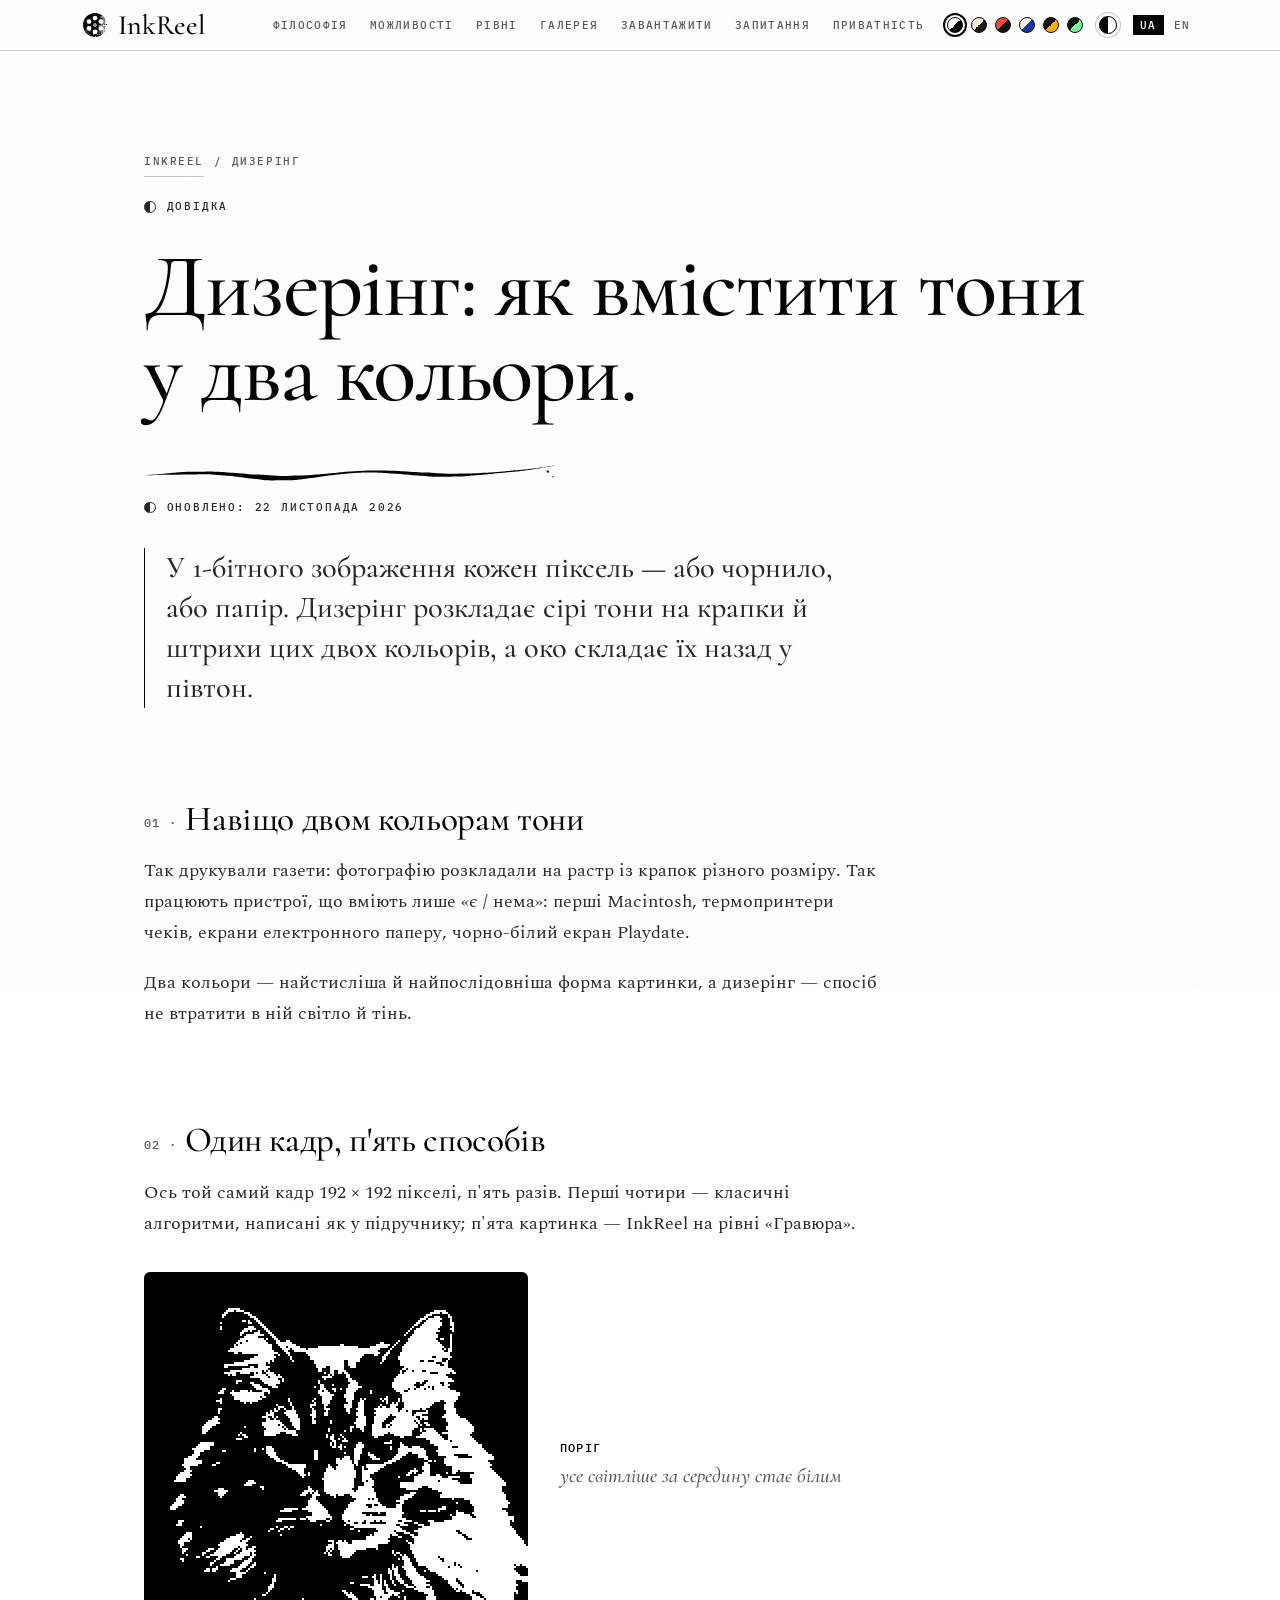
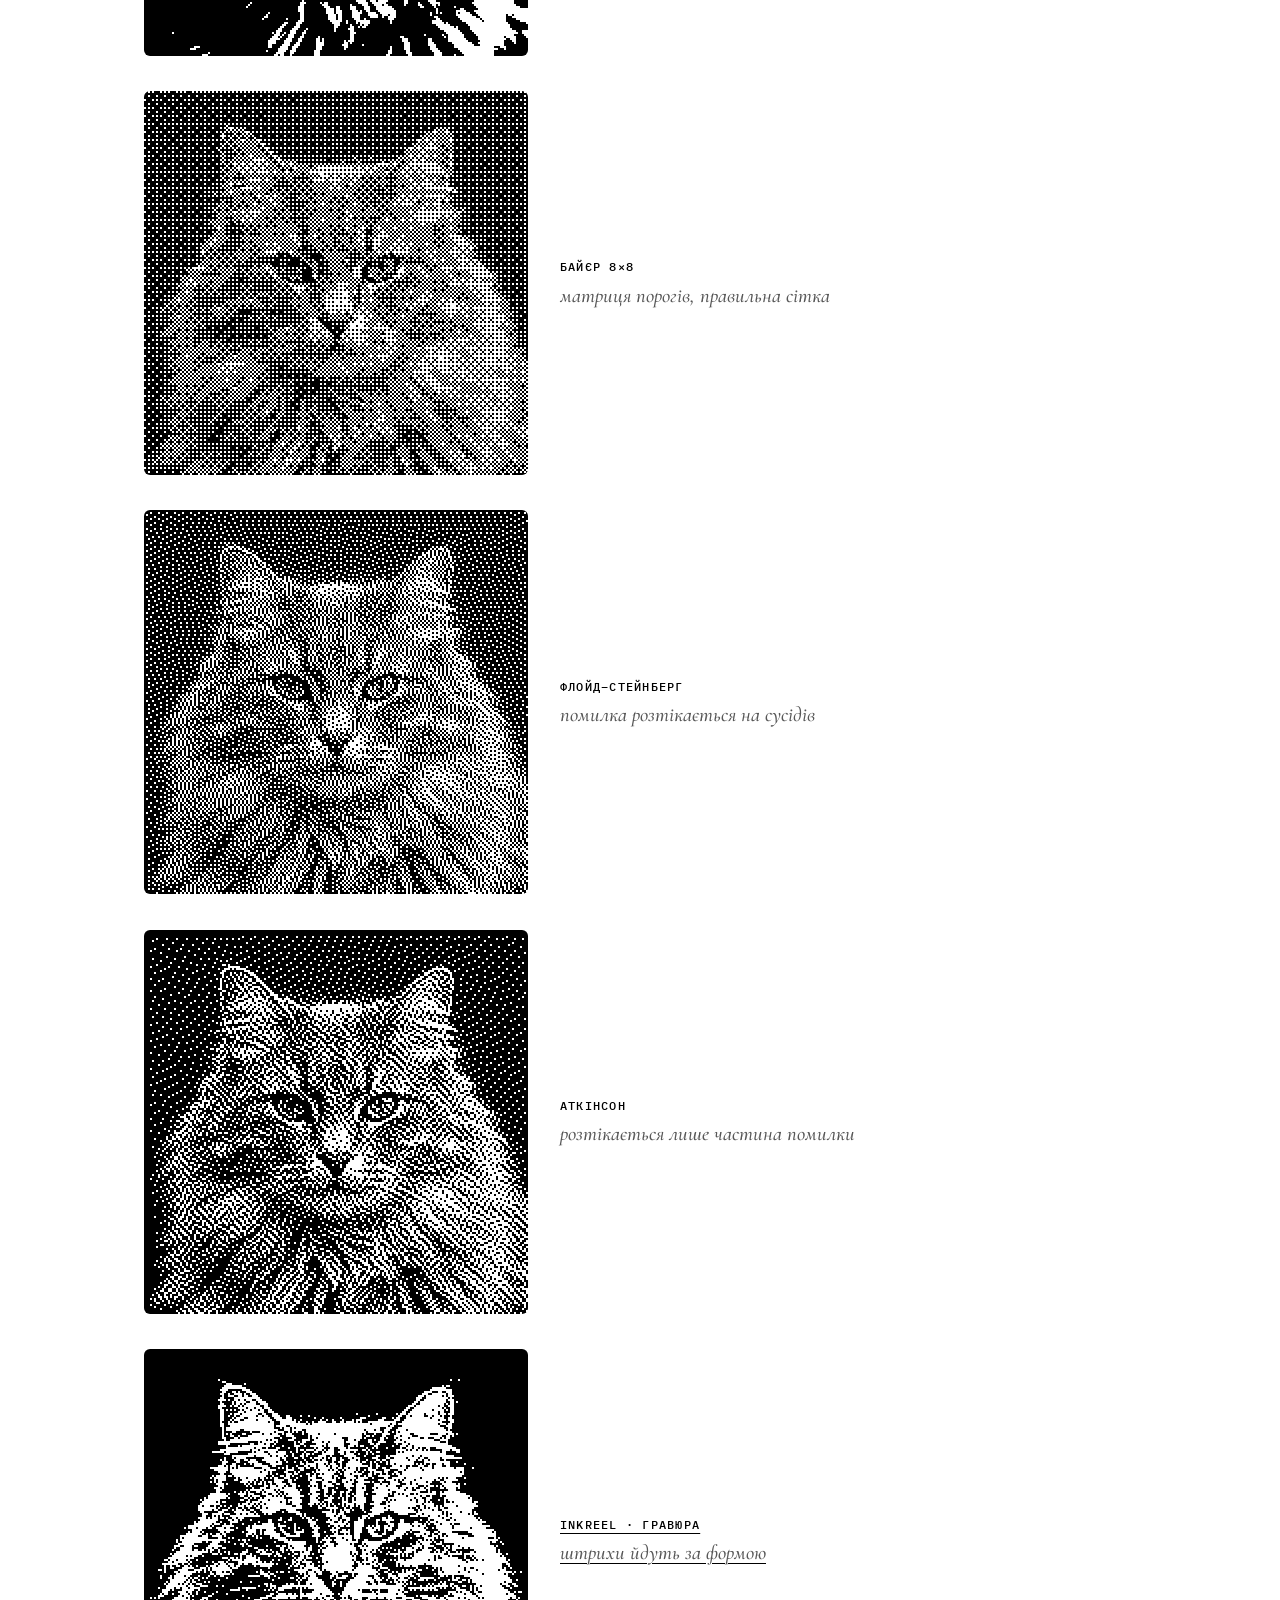
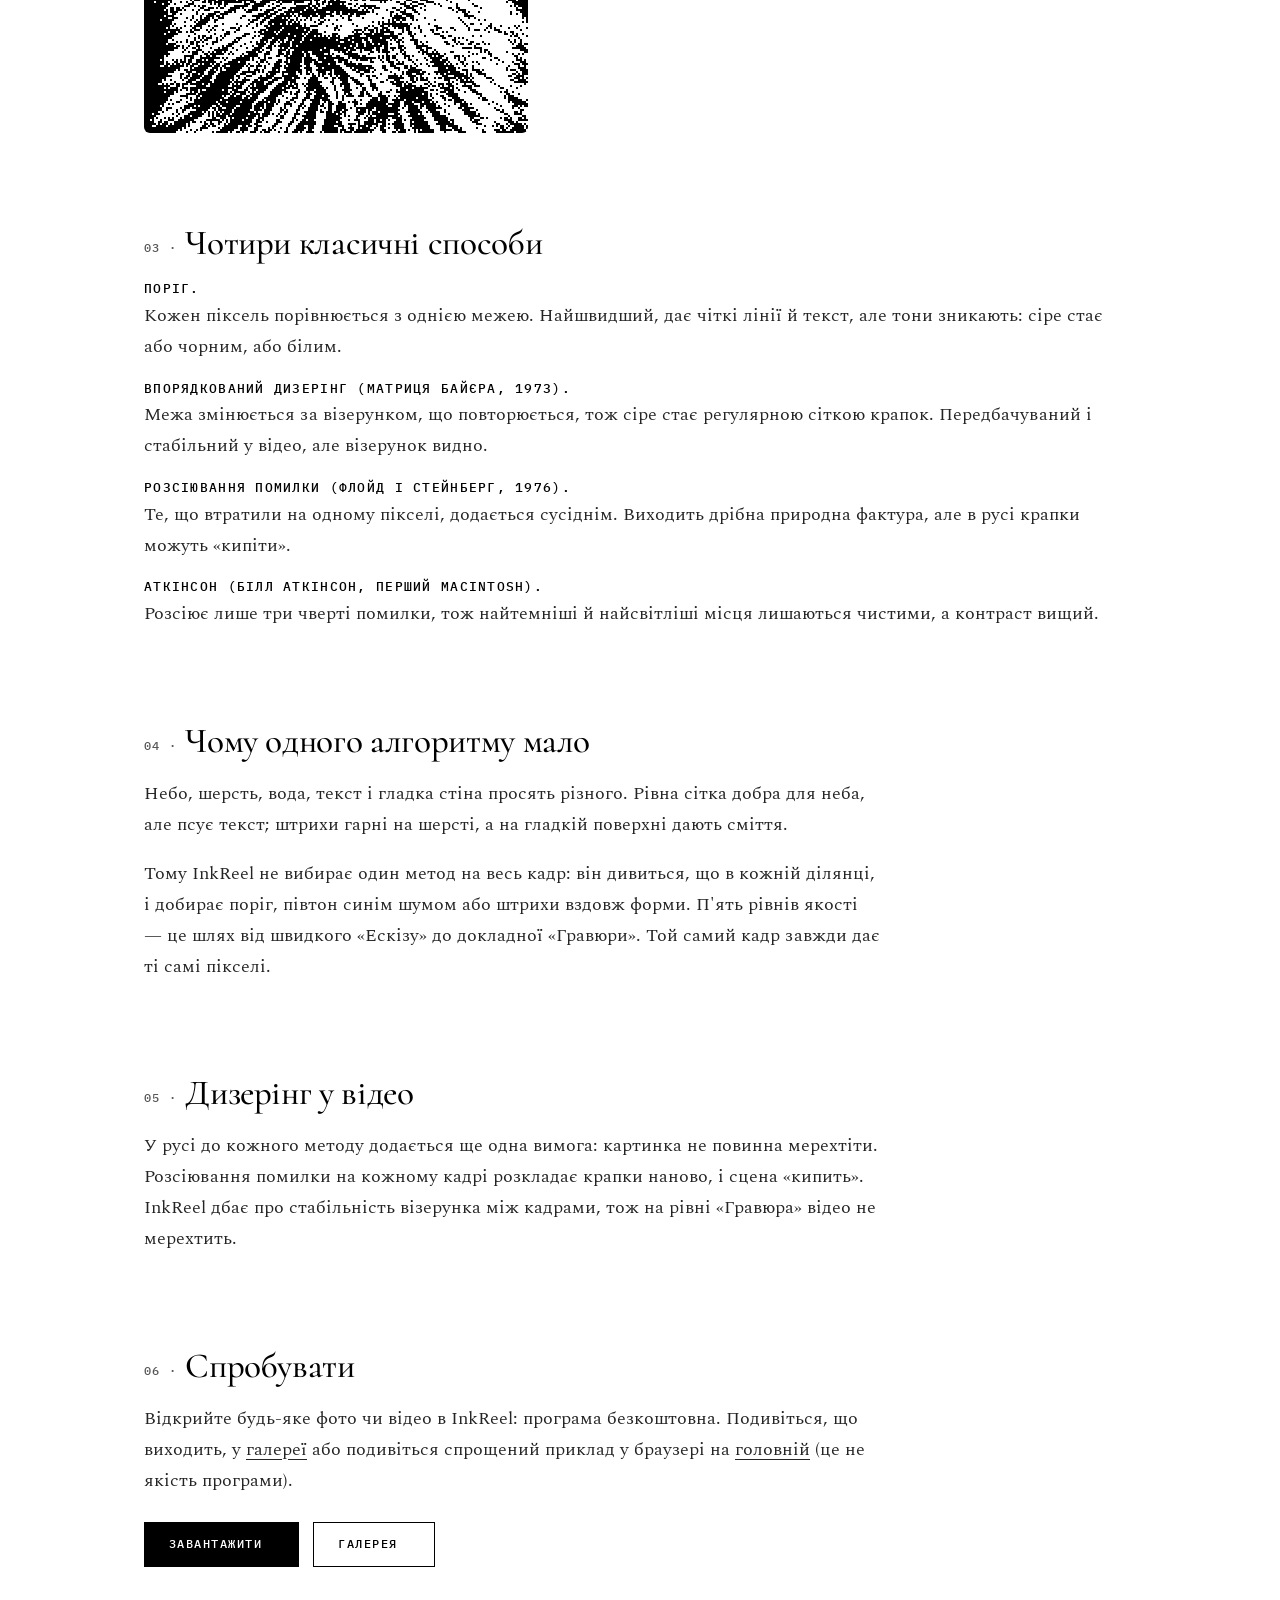
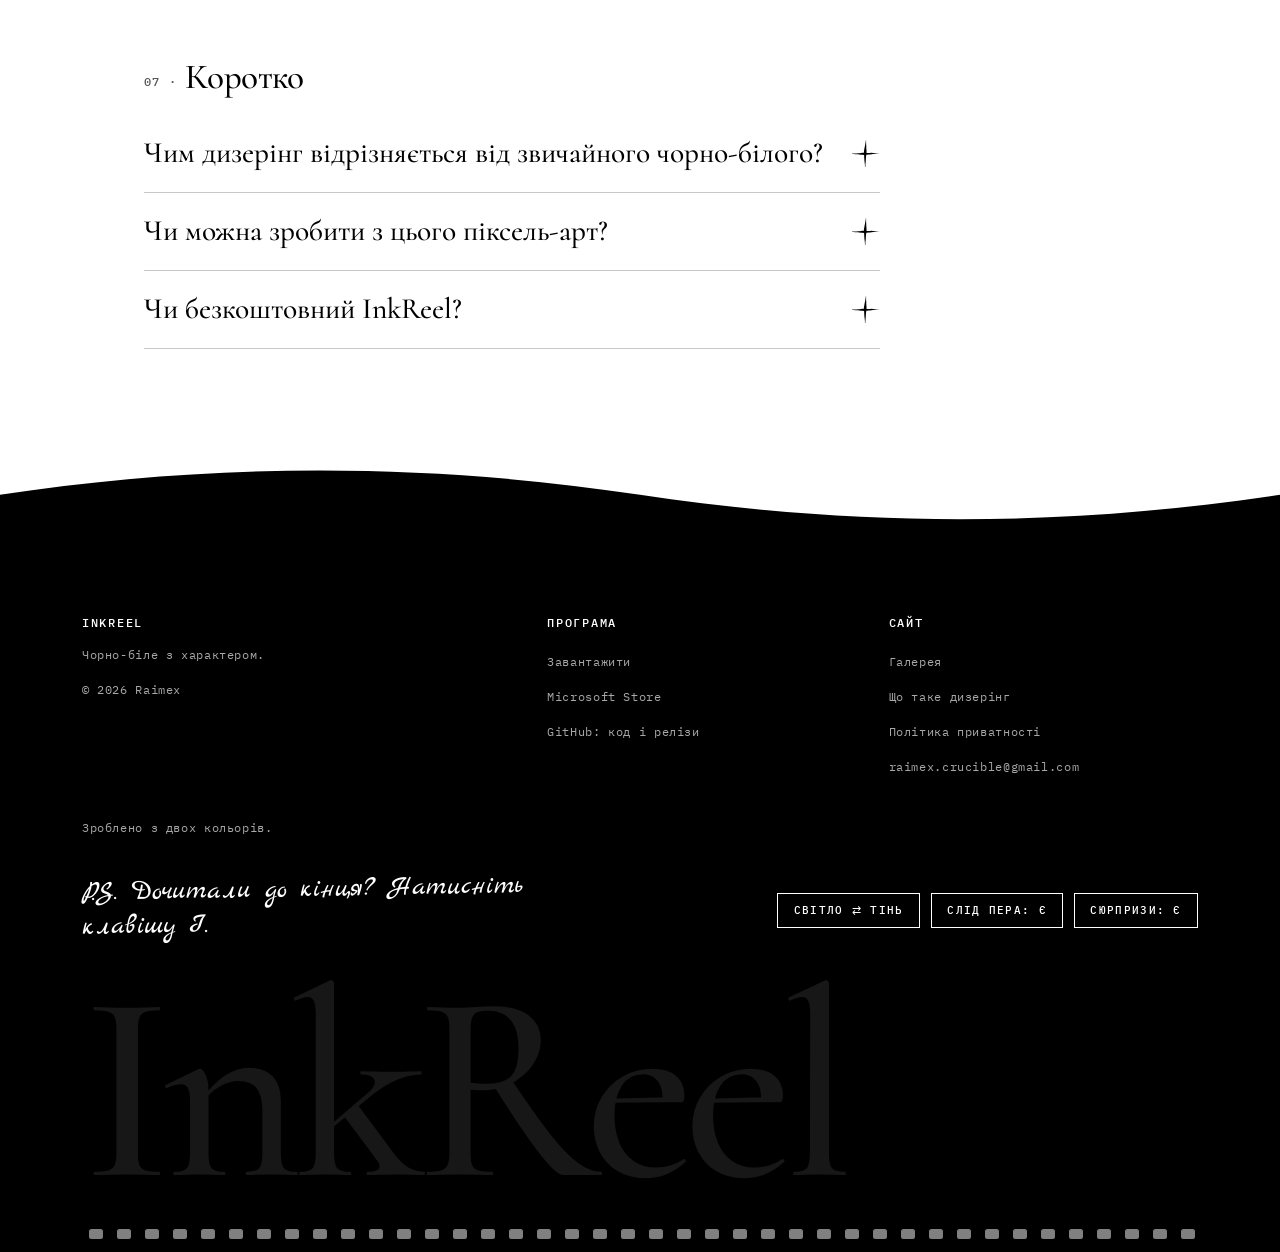
<file: dithering/index.html>
<!doctype html>
<html lang="uk" data-palette="classic">
<head>
<meta charset="utf-8">
<meta name="viewport" content="width=device-width,initial-scale=1">
<meta name="robots" content="index,follow,max-image-preview:large,max-snippet:-1,max-video-preview:-1">
<meta name="googlebot" content="index,follow,max-image-preview:large,max-snippet:-1,max-video-preview:-1">
<meta name="author" content="Raimex">
<meta name="application-name" content="InkReel"><meta name="msvalidate.01" content="93CC189DC408DDAD2BFC4A8EB1A1292C">
<meta name="apple-mobile-web-app-title" content="InkReel">
<meta name="referrer" content="strict-origin-when-cross-origin">
<meta name="format-detection" content="telephone=no">
<meta http-equiv="Content-Security-Policy" content="default-src 'self'; img-src 'self' data:; style-src 'self' 'unsafe-inline'; script-src 'self' 'unsafe-inline'; media-src 'self' blob:; connect-src 'none'; base-uri 'none'; form-action 'none'">
<title>Що таке дизерінг і 1-біт: алгоритми, приклади, порівняння | InkReel</title>
<meta name="description" content="Як вмістити тони фото у два кольори: поріг, впорядкований дизерінг, Флойд–Стейнберг, Аткінсон і чому одного алгоритму мало. П&#x27;ять способів на одному кадрі.">
<link rel="canonical" href="https://inkreel.raimex.space/dithering/">
<link rel="alternate" hreflang="uk" href="https://inkreel.raimex.space/dithering/">
<link rel="alternate" hreflang="en" href="https://inkreel.raimex.space/en/dithering/">
<link rel="alternate" hreflang="x-default" href="https://inkreel.raimex.space/en/dithering/">
<meta name="theme-color" content="#ffffff">
<meta property="og:type" content="website">
<meta property="og:site_name" content="InkReel">
<meta property="og:title" content="Що таке дизерінг і 1-біт: алгоритми, приклади, порівняння | InkReel">
<meta property="og:description" content="Як вмістити тони фото у два кольори: поріг, впорядкований дизерінг, Флойд–Стейнберг, Аткінсон і чому одного алгоритму мало. П&#x27;ять способів на одному кадрі.">
<meta property="og:url" content="https://inkreel.raimex.space/dithering/">
<meta property="og:locale" content="uk_UA">
<meta property="og:image" content="https://inkreel.raimex.space/assets/og-uk.png">
<meta property="og:image:width" content="1200">
<meta property="og:image:height" content="630">
<meta property="og:image:type" content="image/png">
<meta property="og:image:alt" content="InkReel: «Світ складається з двох кольорів». Котушка плівки, чорно-біле зображення й п’ять рівнів від Ескіза до Гравюри.">
<meta property="og:locale:alternate" content="en_US">
<meta name="twitter:card" content="summary_large_image">
<meta name="twitter:title" content="Що таке дизерінг і 1-біт: алгоритми, приклади, порівняння | InkReel">
<meta name="twitter:description" content="Як вмістити тони фото у два кольори: поріг, впорядкований дизерінг, Флойд–Стейнберг, Аткінсон і чому одного алгоритму мало. П&#x27;ять способів на одному кадрі.">
<meta name="twitter:image" content="https://inkreel.raimex.space/assets/og-uk.png">
<meta name="twitter:image:alt" content="InkReel: «Світ складається з двох кольорів». Котушка плівки, чорно-біле зображення й п’ять рівнів від Ескіза до Гравюри.">
<link rel="icon" href="/favicon.ico" sizes="48x48">
<link rel="icon" href="/assets/favicon.svg" type="image/svg+xml" sizes="any">
<link rel="apple-touch-icon" href="/assets/apple-touch-icon.png">
<link rel="manifest" href="/site.webmanifest">
<link rel="sitemap" type="application/xml" href="/sitemap.xml">
<link rel="preload" href="/assets/fonts/cormorant-cyrillic-500-normal.woff2" as="font" type="font/woff2" crossorigin>
<link rel="preload" href="/assets/fonts/spectral-cyrillic-400-normal.woff2" as="font" type="font/woff2" crossorigin>
<link rel="preload" href="/assets/fonts/cormorant-latin-500-normal.woff2" as="font" type="font/woff2" crossorigin>
<link rel="preload" href="/assets/fonts/spectral-latin-400-normal.woff2" as="font" type="font/woff2" crossorigin>
<link rel="stylesheet" href="/assets/style.css?v=7b4b639d">
<script>try{var d=document.documentElement,s=localStorage,p=s.getItem('inkreel-palette');if(p){d.setAttribute('data-palette',p)}if(s.getItem('inkreel-flip')==='1'){d.setAttribute('data-flip','')}if(s.getItem('inkreel-seen')==='1'){d.className+=' seen'}}catch(e){}document.documentElement.className+=' js';</script>
<script defer src="/assets/site.js"></script>

<script defer src="/assets/gallery.js?v=20a15aad"></script>
<script type="application/ld+json">{"@context":"https://schema.org","@graph":[{"@type":"Article","@id":"https://inkreel.raimex.space/dithering/#article","headline":"Дизерінг: як вмістити тони у два кольори","description":"Як вмістити тони фото у два кольори: поріг, впорядкований дизерінг, Флойд–Стейнберг, Аткінсон і чому одного алгоритму мало. П'ять способів на одному кадрі.","inLanguage":"uk","url":"https://inkreel.raimex.space/dithering/","datePublished":"2026-11-22","dateModified":"2026-11-22","author":{"@type":"Organization","name":"Raimex","url":"https://inkreel.raimex.space/"},"publisher":{"@type":"Organization","name":"Raimex","url":"https://inkreel.raimex.space/"},"mainEntityOfPage":"https://inkreel.raimex.space/dithering/","image":["https://inkreel.raimex.space/assets/dither/thr.png","https://inkreel.raimex.space/assets/dither/bayer.png","https://inkreel.raimex.space/assets/dither/fs.png","https://inkreel.raimex.space/assets/dither/atk.png","https://inkreel.raimex.space/assets/dither/ink.png"],"about":{"@id":"https://inkreel.raimex.space/#app"},"isPartOf":{"@id":"https://inkreel.raimex.space/#website"}},{"@type":"BreadcrumbList","itemListElement":[{"@type":"ListItem","position":1,"name":"InkReel","item":"https://inkreel.raimex.space/"},{"@type":"ListItem","position":2,"name":"Дизерінг","item":"https://inkreel.raimex.space/dithering/"}]},{"@type":"FAQPage","inLanguage":"uk","mainEntity":[{"@type":"Question","name":"Чим дизерінг відрізняється від звичайного чорно-білого?","acceptedAnswer":{"@type":"Answer","text":"У звичайному чорно-білому (відтінки сірого) кожен піксель має сотні градацій яскравості. У 1-бітному лише дві, а півтони створює розташування пікселів."}},{"@type":"Question","name":"Чи можна зробити з цього піксель-арт?","acceptedAnswer":{"@type":"Answer","text":"Так. Поставте малий розмір результату (128–192 px по довгій стороні), і пікселі стануть великими. Приклади є в галереї."}},{"@type":"Question","name":"Чи безкоштовний InkReel?","acceptedAnswer":{"@type":"Answer","text":"Так. Без реклами, підписок і пробних періодів."}}]}]}</script>
</head>
<body data-away="◐ Повертайтеся: світло чекає">
<svg width="0" height="0" style="position:absolute" aria-hidden="true" focusable="false"><filter id="ik-theme" color-interpolation-filters="sRGB" x="0" y="0" width="100%" height="100%"><feColorMatrix type="matrix" values="1 0 0 0 0  1 0 0 0 0  1 0 0 0 0  0 0 0 1 0"/></filter></svg><a class="skip" href="#main">Перейти до змісту</a>
<header class="top"><div class="in"><a class="brand" href="/" aria-label="InkReel"><svg viewBox="0 0 100 100" aria-hidden="true"><use href="/assets/mark.svg#m"/></svg><span>InkReel</span></a><nav aria-label="Меню"><a href="/#why">Філософія</a><a href="/#features">Можливості</a><a href="/#levels">Рівні</a><a href="/gallery/">Галерея</a><a href="/#download">Завантажити</a><a href="/#faq">Запитання</a><a href="/privacy/">Приватність</a></nav><div class="tools"><div class="pal" role="group" aria-label="Палітра сайту"><button type="button" data-p="classic" style="--a:#ffffff;--b:#000000" aria-label="Класика" title="Класика" aria-pressed="true"></button><button type="button" data-p="paper" style="--a:#f1eadb;--b:#1b1a17" aria-label="Туш і папір" title="Туш і папір" aria-pressed="false"></button><button type="button" data-p="poster" style="--a:#f0483a;--b:#101010" aria-label="Плакат" title="Плакат" aria-pressed="false"></button><button type="button" data-p="cyanotype" style="--a:#f3f0e6;--b:#16379a" aria-label="Синька" title="Синька" aria-pressed="false"></button><button type="button" data-p="amber" style="--a:#150d00;--b:#ffb000" aria-label="Бурштин" title="Бурштин" aria-pressed="false"></button><button type="button" data-p="terminal" style="--a:#06130a;--b:#7cff9b" aria-label="Термінал" title="Термінал" aria-pressed="false"></button></div><button class="flipbtn" type="button" data-flipper aria-pressed="false" aria-label="Світло ⇄ тінь" title="Поміняти світло й тінь (клавіша I)"></button><div class="lang"><a href="/dithering/" lang="uk" hreflang="uk" title="Українська" aria-current="true">UA</a><a href="/en/dithering/" lang="en" hreflang="en" title="English">EN</a></div></div></div></header>
<main id="main"><article class="doc dither"><nav class="crumbs" aria-label="Breadcrumb"><a href="/">InkReel</a><span aria-hidden="true">/</span><span aria-current="page">Дизерінг</span></nav><p class="eyebrow">Довідка</p><h1>Дизерінг: як вмістити тони у два кольори.</h1><span class="pen swash-s dr" aria-hidden="true"></span><p class="eyebrow">Оновлено: 22 листопада 2026</p><p class="big">У 1-бітного зображення кожен піксель — або чорнило, або папір. Дизерінг розкладає сірі тони на крапки й штрихи цих двох кольорів, а око складає їх назад у півтон.</p><h2>Навіщо двом кольорам тони</h2><p>Так друкували газети: фотографію розкладали на растр із крапок різного розміру. Так працюють пристрої, що вміють лише «є / нема»: перші Macintosh, термопринтери чеків, екрани електронного паперу, чорно-білий екран Playdate.</p><p>Два кольори — найстисліша й найпослідовніша форма картинки, а дизерінг — спосіб не втратити в ній світло й тінь.</p><h2>Один кадр, п&#x27;ять способів</h2><p>Ось той самий кадр 192 × 192 пікселі, п&#x27;ять разів. Перші чотири — класичні алгоритми, написані як у підручнику; п&#x27;ята картинка — InkReel на рівні «Гравюра».</p><div class="dgrid" role="group" aria-label="Один кадр п&#x27;ятьма способами"><figure><img src="/assets/dither/thr.png" width="768" height="768" alt="Кіт, поріг: чорно-біле без півтонів" loading="lazy" decoding="async"><figcaption>Поріг<span>усе світліше за середину стає білим</span></figcaption></figure><figure><img src="/assets/dither/bayer.png" width="768" height="768" alt="Кіт, впорядкований дизерінг Байєра 8×8" loading="lazy" decoding="async"><figcaption>Байєр 8×8<span>матриця порогів, правильна сітка</span></figcaption></figure><figure><img src="/assets/dither/fs.png" width="768" height="768" alt="Кіт, дизерінг Флойда–Стейнберга" loading="lazy" decoding="async"><figcaption>Флойд–Стейнберг<span>помилка розтікається на сусідів</span></figcaption></figure><figure><img src="/assets/dither/atk.png" width="768" height="768" alt="Кіт, дизерінг Аткінсона" loading="lazy" decoding="async"><figcaption>Аткінсон<span>розтікається лише частина помилки</span></figcaption></figure><figure class="me"><img src="/assets/dither/ink.png" width="768" height="768" alt="Кіт, InkReel, рівень Гравюра" loading="lazy" decoding="async"><figcaption>InkReel · Гравюра<span>штрихи йдуть за формою</span></figcaption></figure></div><h2>Чотири класичні способи</h2><dl class="classic"><dt>Поріг.</dt><dd>Кожен піксель порівнюється з однією межею. Найшвидший, дає чіткі лінії й текст, але тони зникають: сіре стає або чорним, або білим.</dd><dt>Впорядкований дизерінг (матриця Байєра, 1973).</dt><dd>Межа змінюється за візерунком, що повторюється, тож сіре стає регулярною сіткою крапок. Передбачуваний і стабільний у відео, але візерунок видно.</dd><dt>Розсіювання помилки (Флойд і Стейнберг, 1976).</dt><dd>Те, що втратили на одному пікселі, додається сусіднім. Виходить дрібна природна фактура, але в русі крапки можуть «кипіти».</dd><dt>Аткінсон (Білл Аткінсон, перший Macintosh).</dt><dd>Розсіює лише три чверті помилки, тож найтемніші й найсвітліші місця лишаються чистими, а контраст вищий.</dd></dl><h2>Чому одного алгоритму мало</h2><p>Небо, шерсть, вода, текст і гладка стіна просять різного. Рівна сітка добра для неба, але псує текст; штрихи гарні на шерсті, а на гладкій поверхні дають сміття.</p><p>Тому InkReel не вибирає один метод на весь кадр: він дивиться, що в кожній ділянці, і добирає поріг, півтон синім шумом або штрихи вздовж форми. П&#x27;ять рівнів якості — це шлях від швидкого «Ескізу» до докладної «Гравюри». Той самий кадр завжди дає ті самі пікселі.</p><h2>Дизерінг у відео</h2><p>У русі до кожного методу додається ще одна вимога: картинка не повинна мерехтіти. Розсіювання помилки на кожному кадрі розкладає крапки наново, і сцена «кипить». InkReel дбає про стабільність візерунка між кадрами, тож на рівні «Гравюра» відео не мерехтить.</p><h2>Спробувати</h2><p>Відкрийте будь-яке фото чи відео в InkReel: програма безкоштовна. Подивіться, що виходить, у <a href="/gallery/">галереї</a> або подивіться спрощений приклад у браузері на <a href="/#demo">головній</a> (це не якість програми).</p><div class="actions"><a class="btn solid" data-magnet href="/#download">Завантажити<svg viewBox="0 0 18 10" aria-hidden="true"><path d="M0 5h16M12 1l4 4-4 4" fill="none" stroke="currentColor" stroke-width="1.3"/></svg></a><a class="btn" href="/gallery/">Галерея<svg viewBox="0 0 18 10" aria-hidden="true"><path d="M0 5h16M12 1l4 4-4 4" fill="none" stroke="currentColor" stroke-width="1.3"/></svg></a></div><h2>Коротко</h2><details><summary>Чим дизерінг відрізняється від звичайного чорно-білого?</summary><p>У звичайному чорно-білому (відтінки сірого) кожен піксель має сотні градацій яскравості. У 1-бітному лише дві, а півтони створює розташування пікселів.</p></details><details><summary>Чи можна зробити з цього піксель-арт?</summary><p>Так. Поставте малий розмір результату (128–192 px по довгій стороні), і пікселі стануть великими. Приклади є в <a href="/gallery/">галереї</a>.</p></details><details><summary>Чи безкоштовний InkReel?</summary><p>Так. Без реклами, підписок і пробних періодів.</p></details></article></main>
<footer class="inv wavy no-after"><div class="wrap"><div class="foot"><div><h4>InkReel</h4><p style="margin:0">Чорно-біле з характером.</p><p style="margin:.8rem 0 0">&copy; 2026 Raimex</p></div><div><h4>Програма</h4><a href="/#download">Завантажити</a><a href="https://apps.microsoft.com/detail/9NW62SPG91ZR">Microsoft Store</a><a href="https://github.com/Chimmurai/inkreel" rel="me noopener">GitHub: код і релізи</a></div><div><h4>Сайт</h4><a href="/gallery/">Галерея</a><a href="/dithering/">Що таке дизерінг</a><a href="/privacy/">Політика приватності</a><a href="mailto:raimex.crucible@gmail.com">raimex.crucible@gmail.com</a></div></div><p style="margin:2rem 0 0">Зроблено з двох кольорів.</p><div class="ps"><p class="hand">P.S. Дочитали до кінця? Натисніть клавішу I.</p><div class="ps-act"><button class="mini" type="button" data-flipper aria-pressed="false">Світло ⇄ тінь</button><button class="mini" type="button" data-pen hidden aria-pressed="true" data-on="Слід пера: є" data-off="Слід пера: нема">Слід пера: є</button></div></div><p class="mega" aria-hidden="true">InkReel</p><div class="perf" aria-hidden="true"></div></div></footer>
</body></html>
</file>
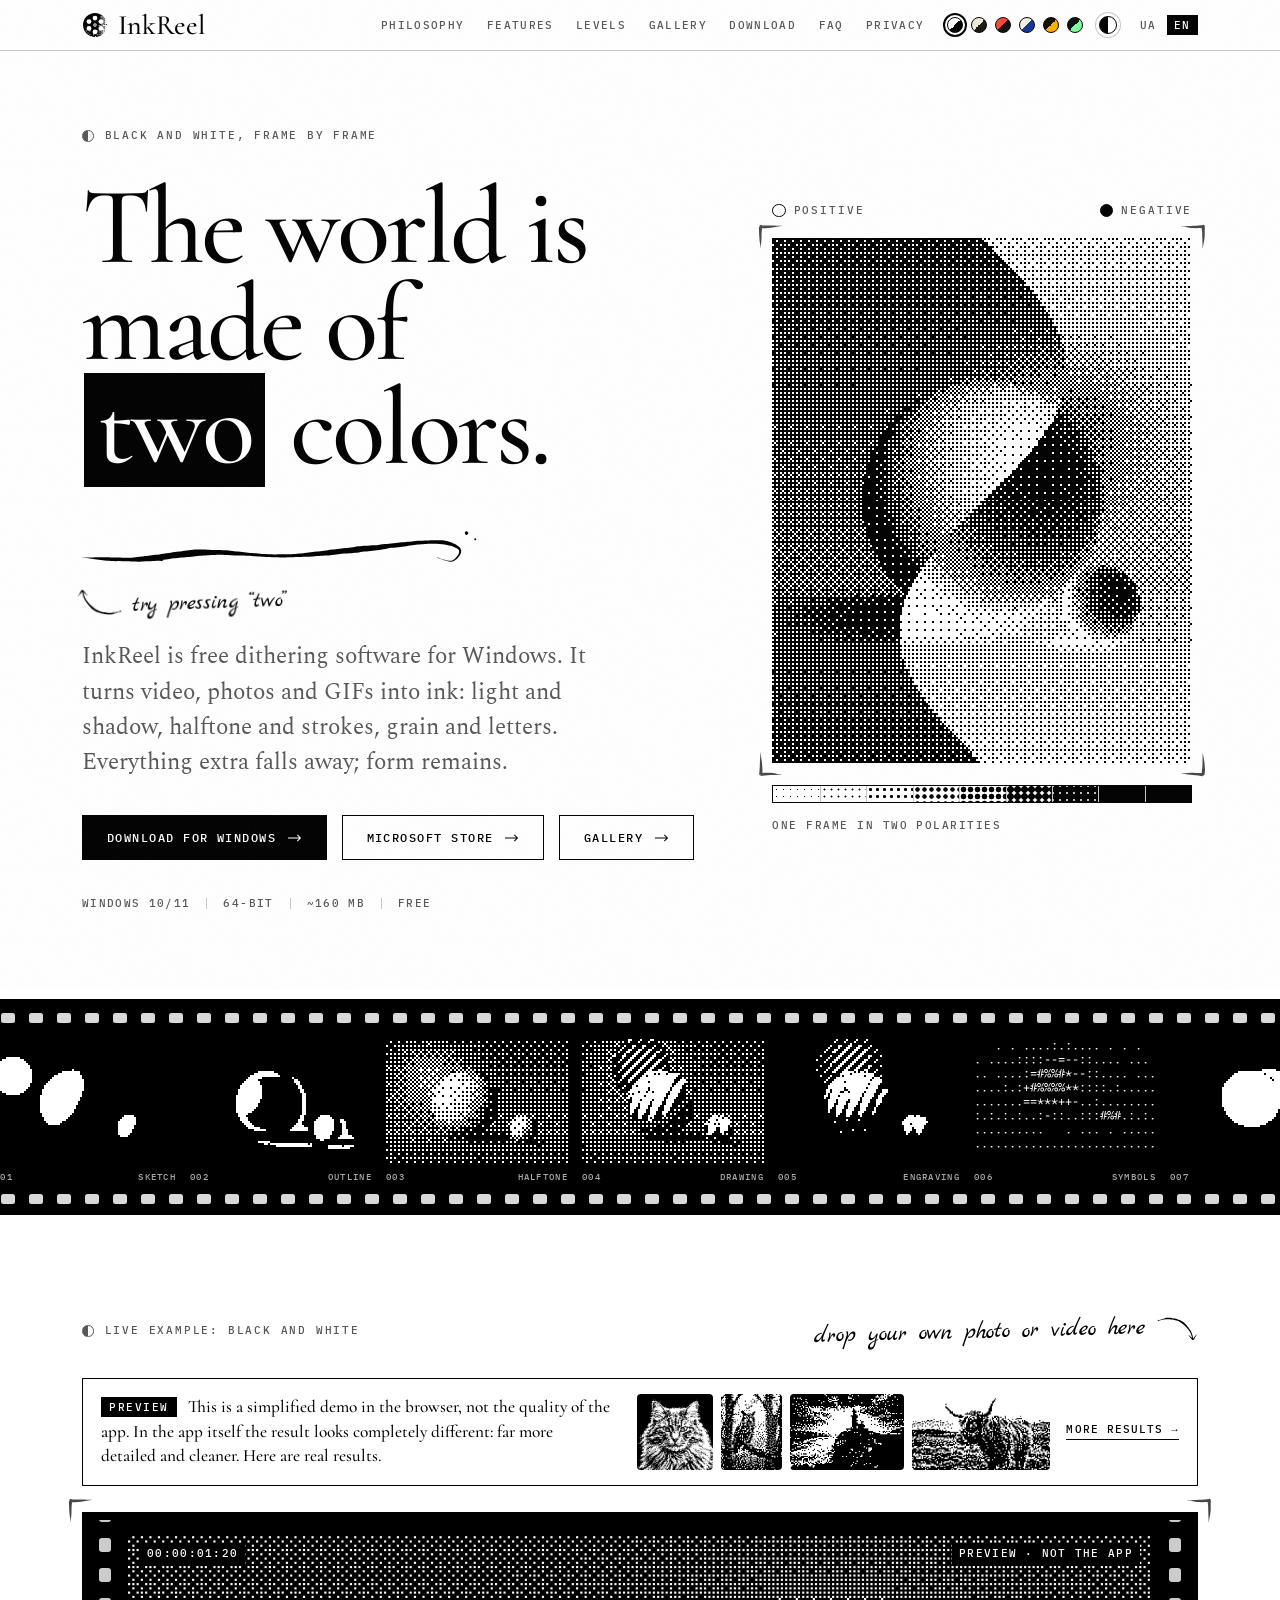
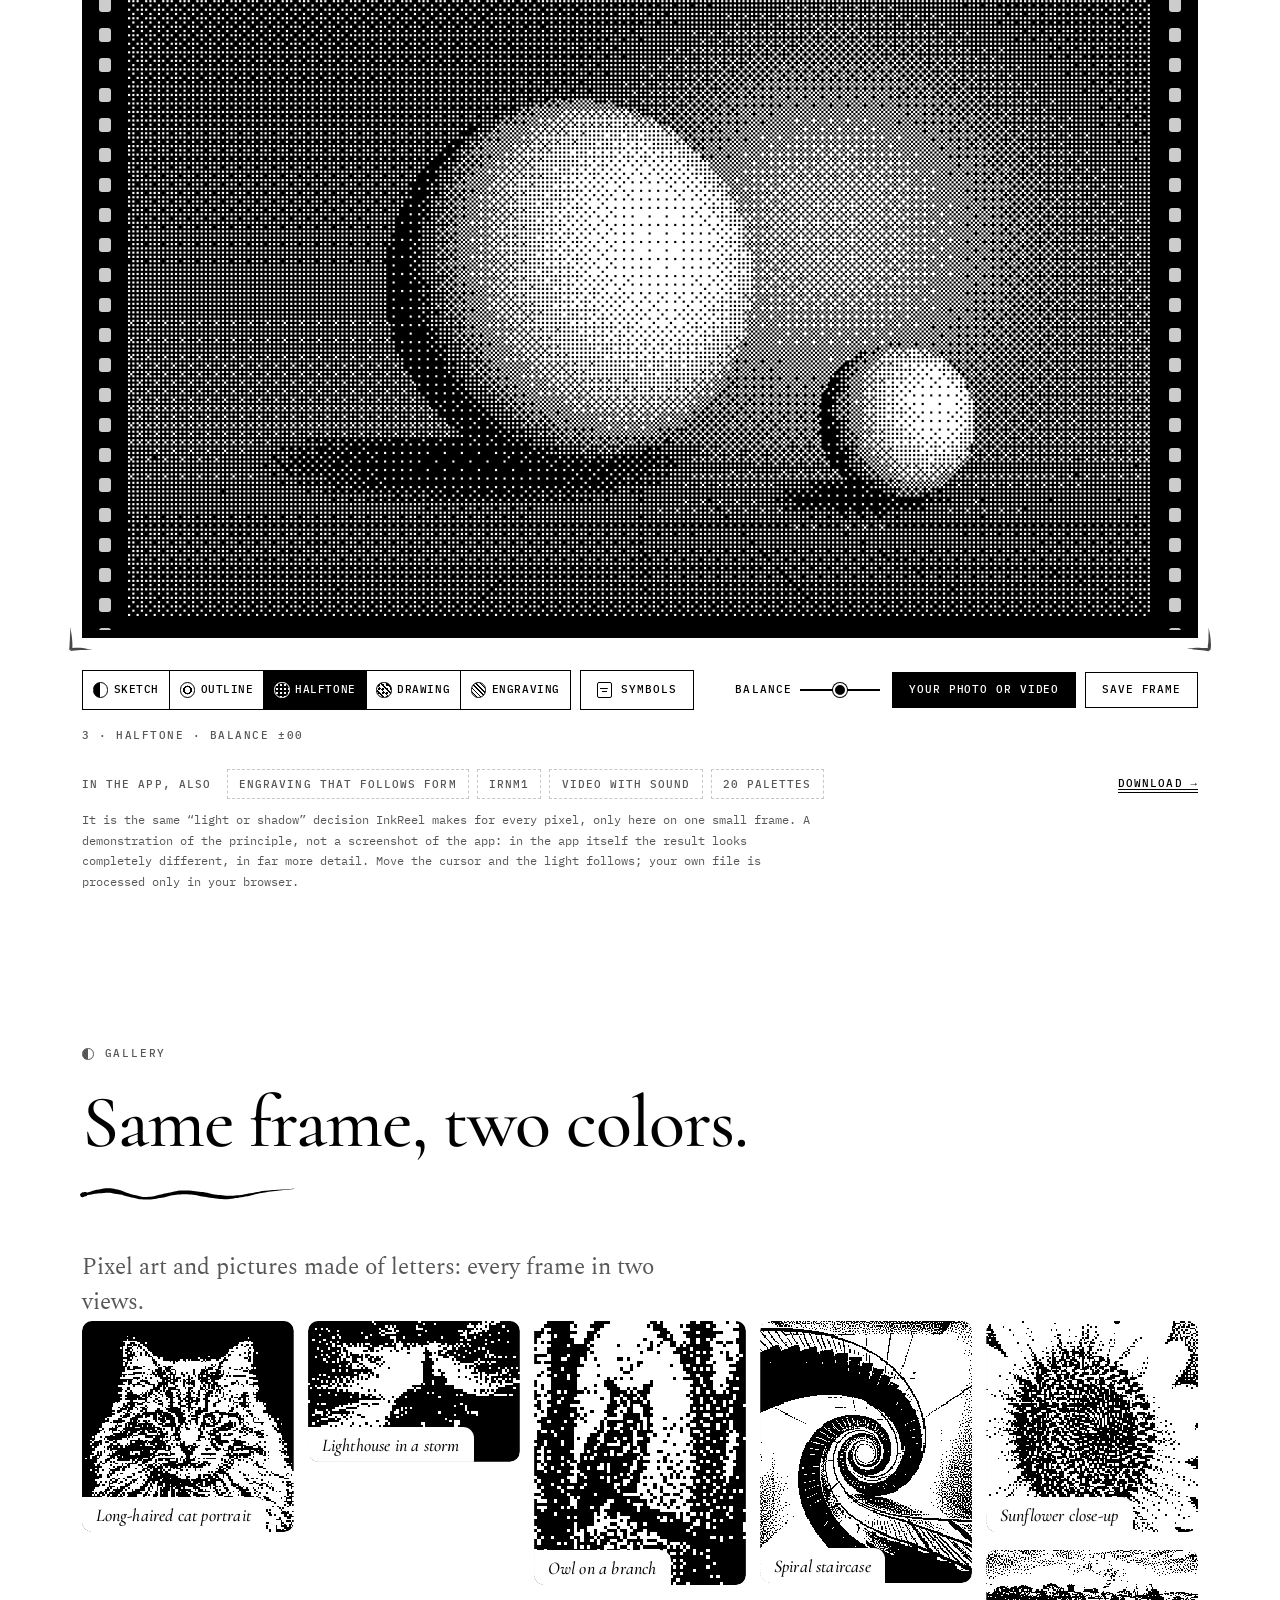
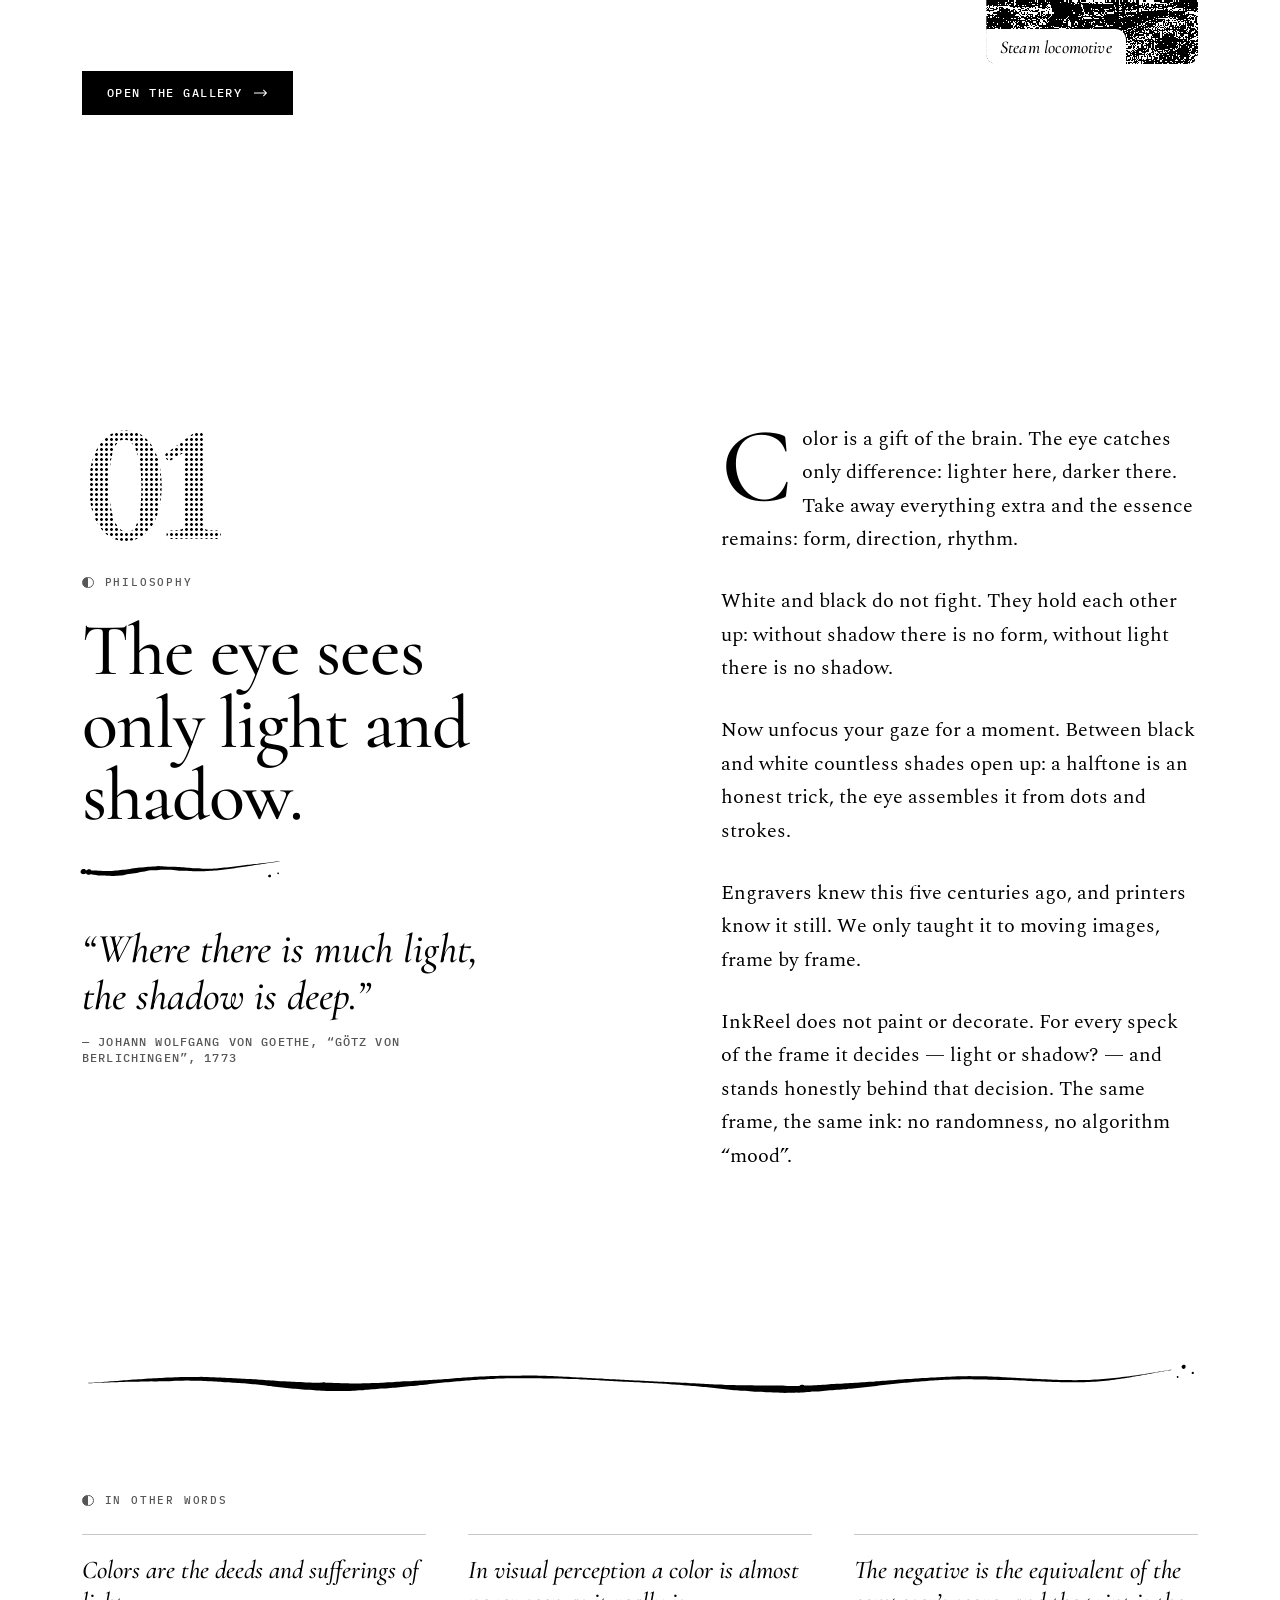
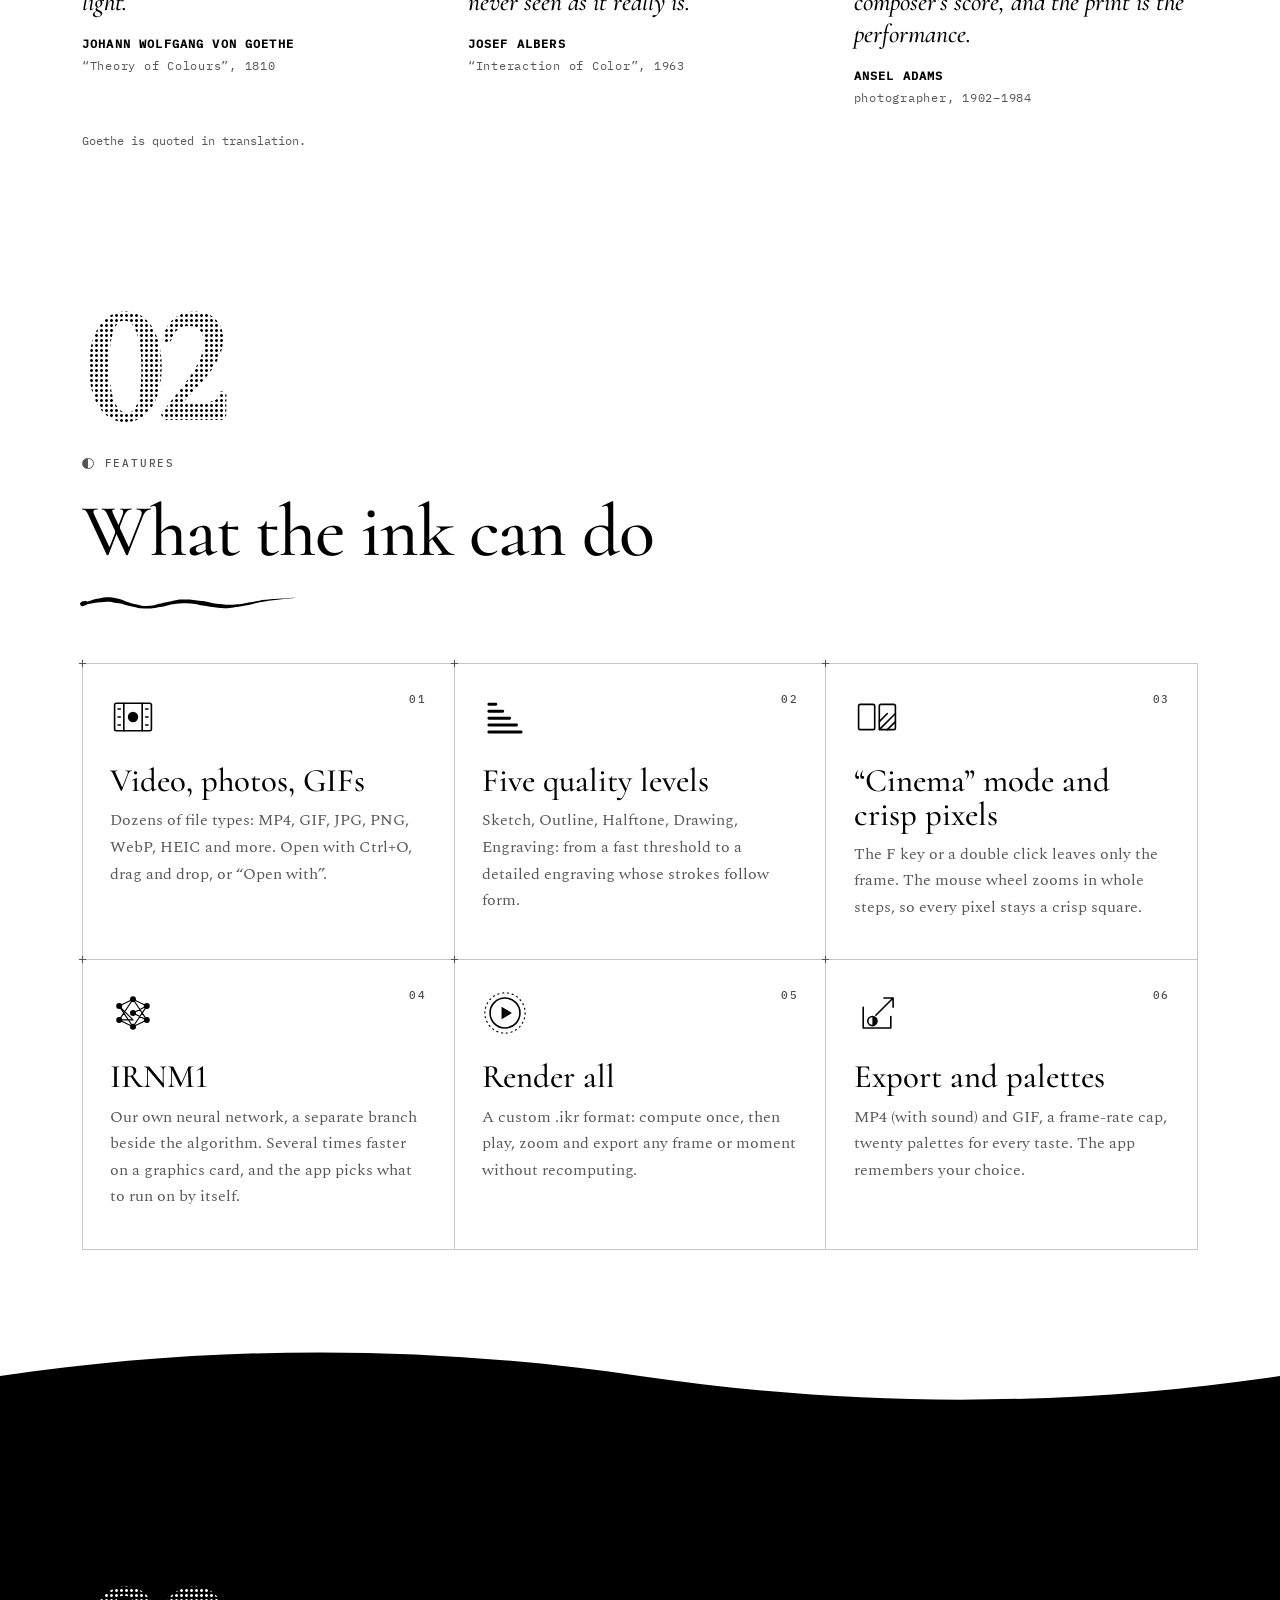
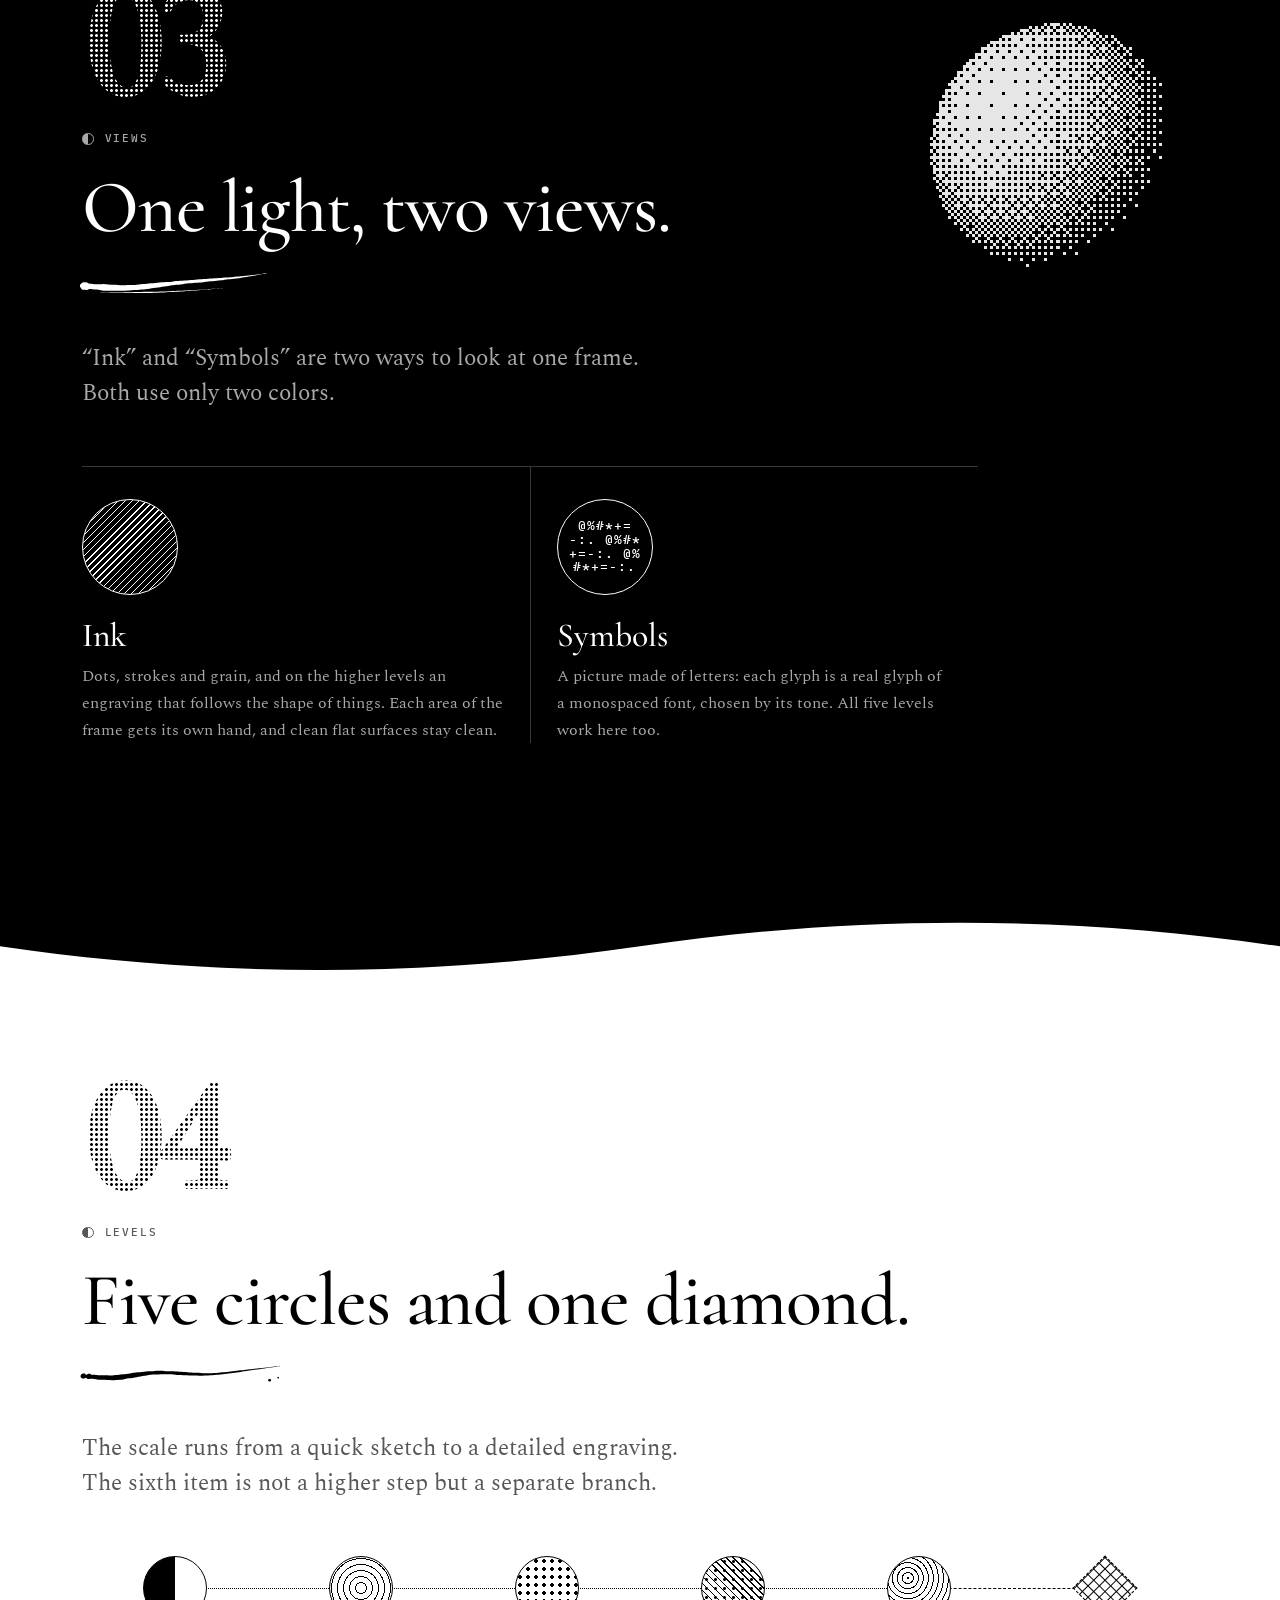
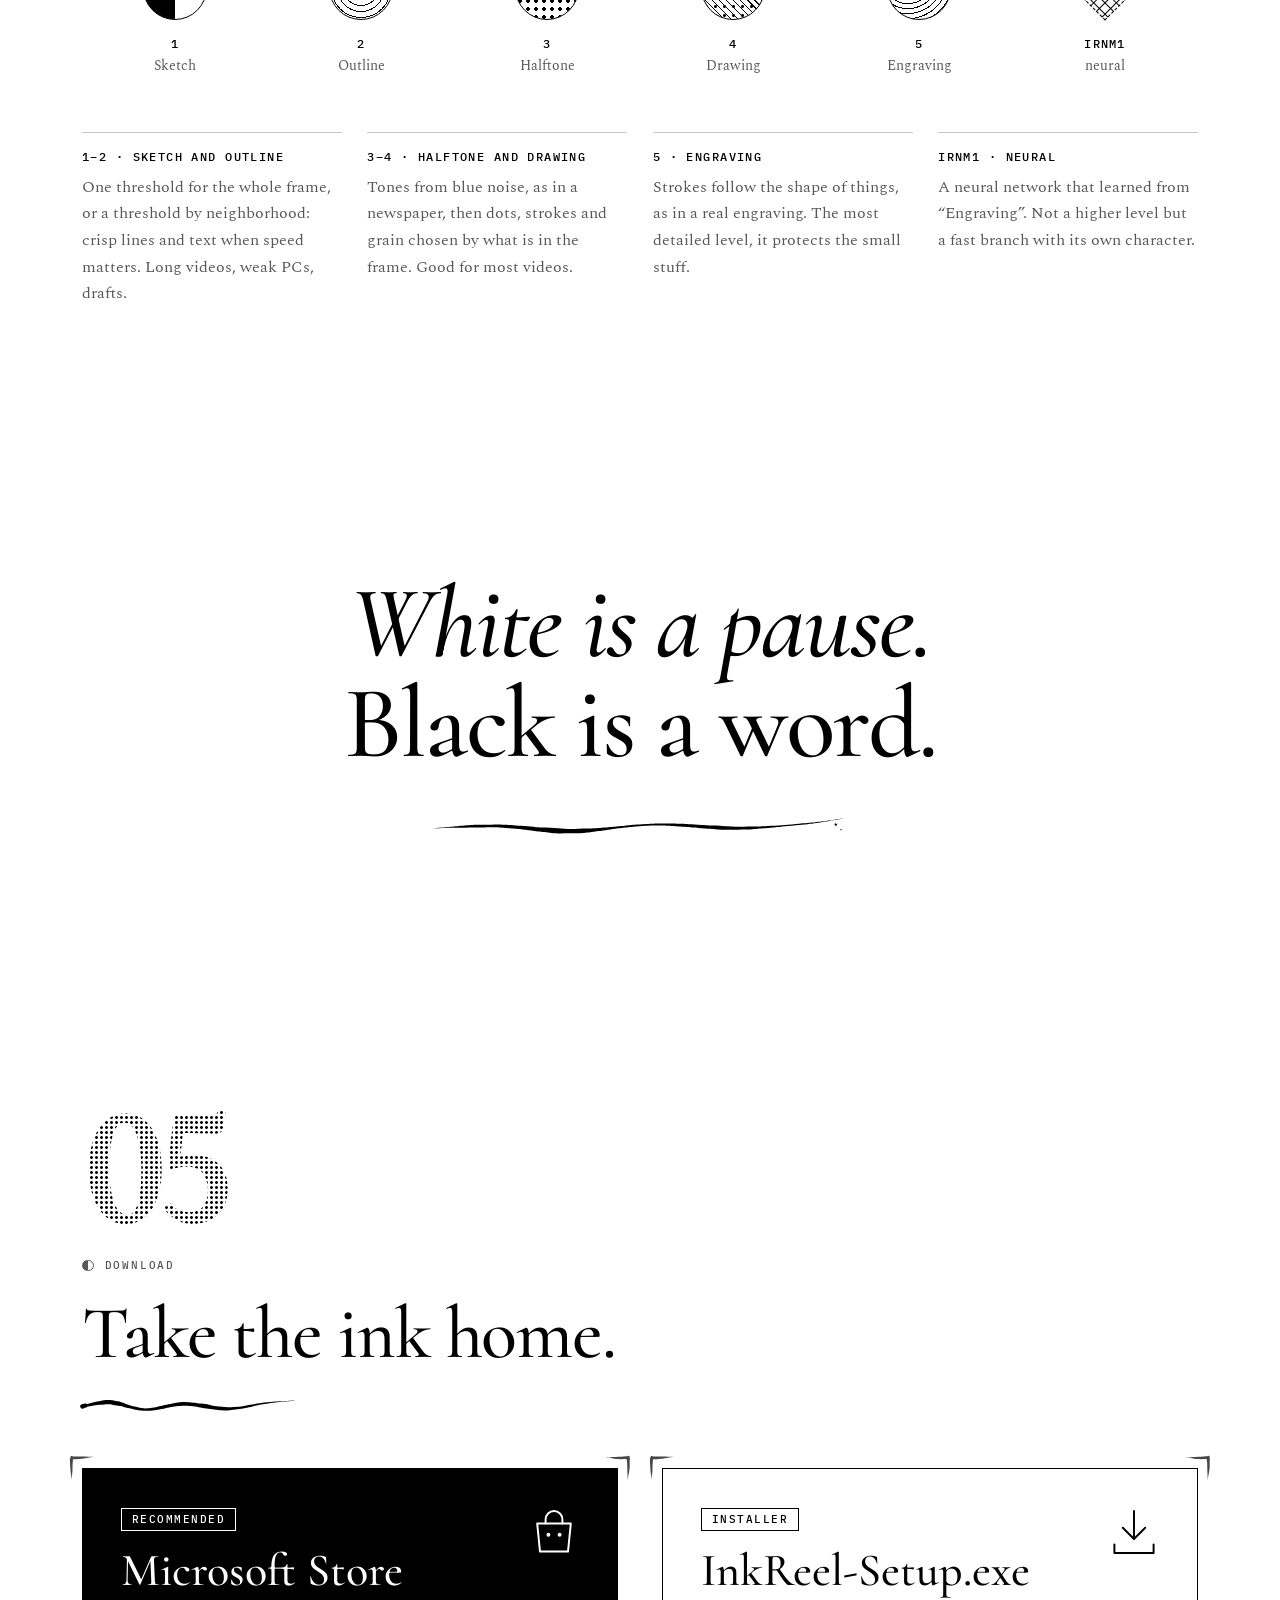
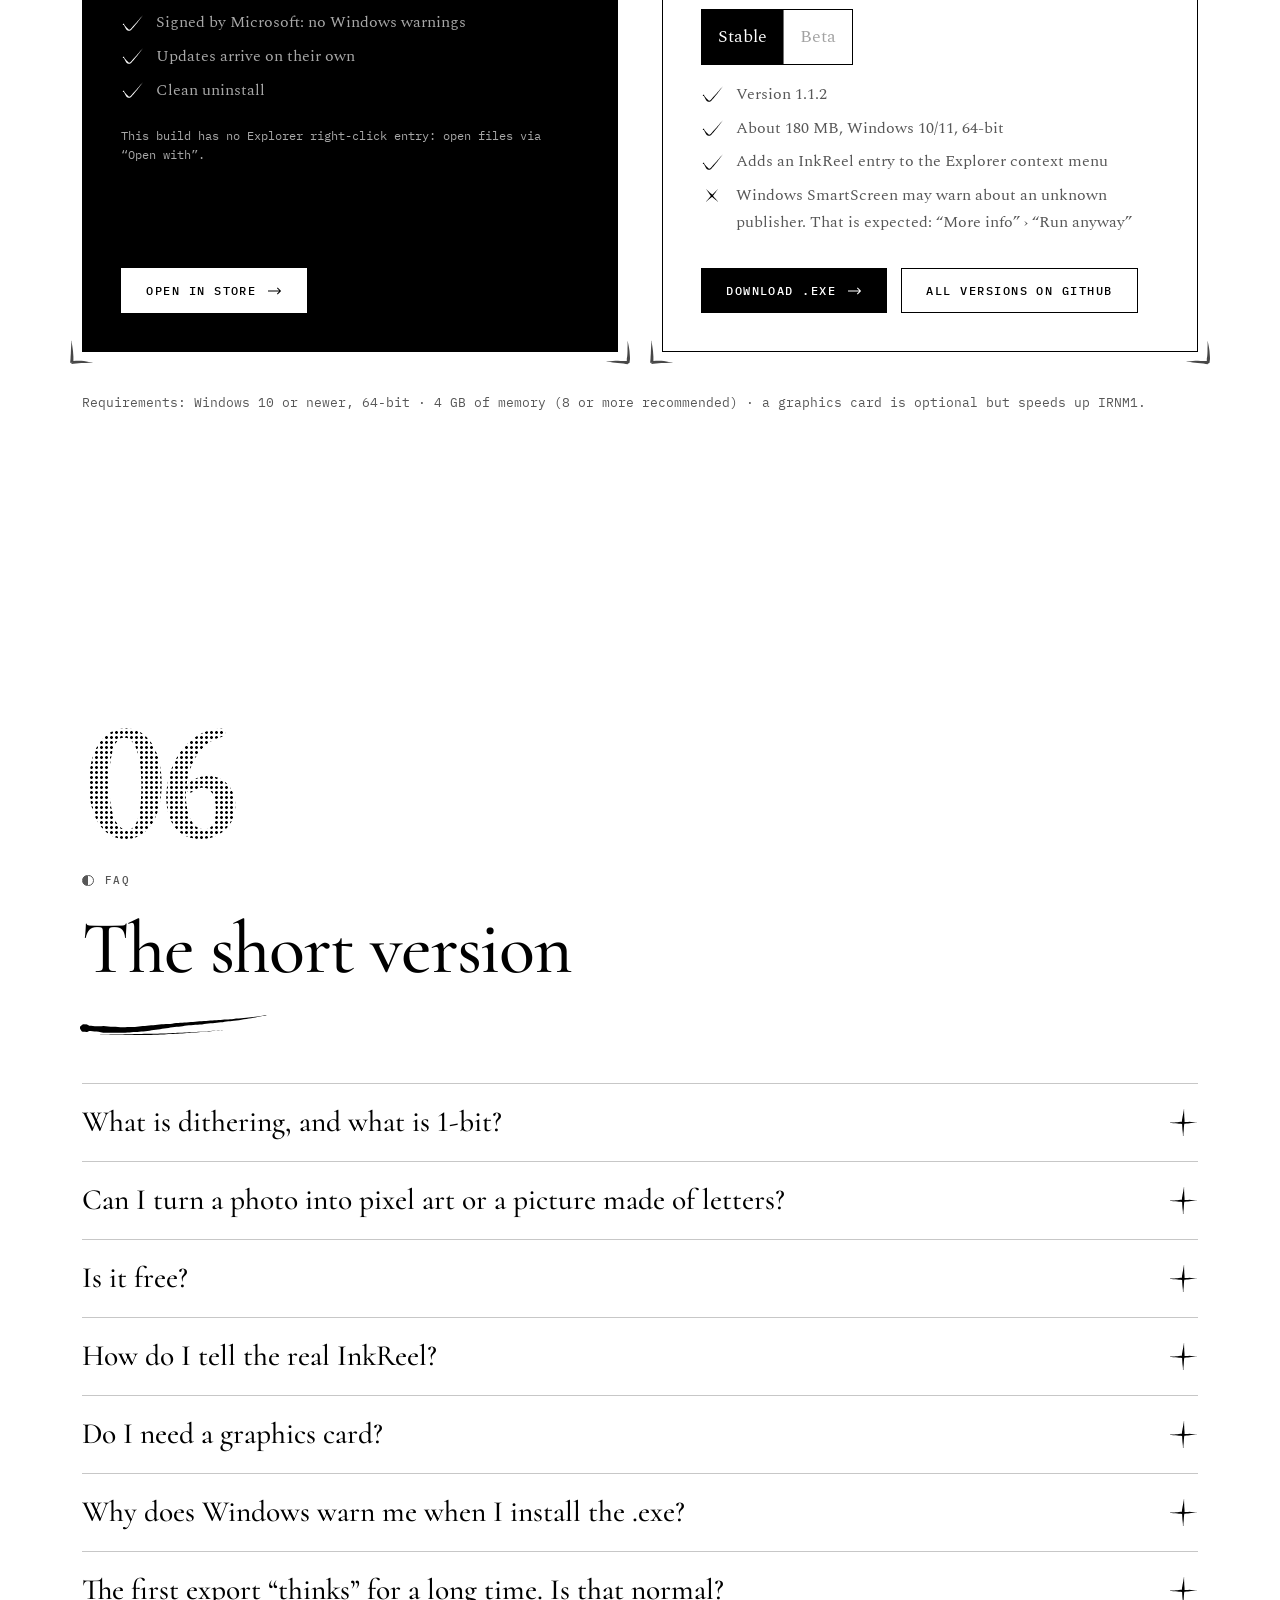
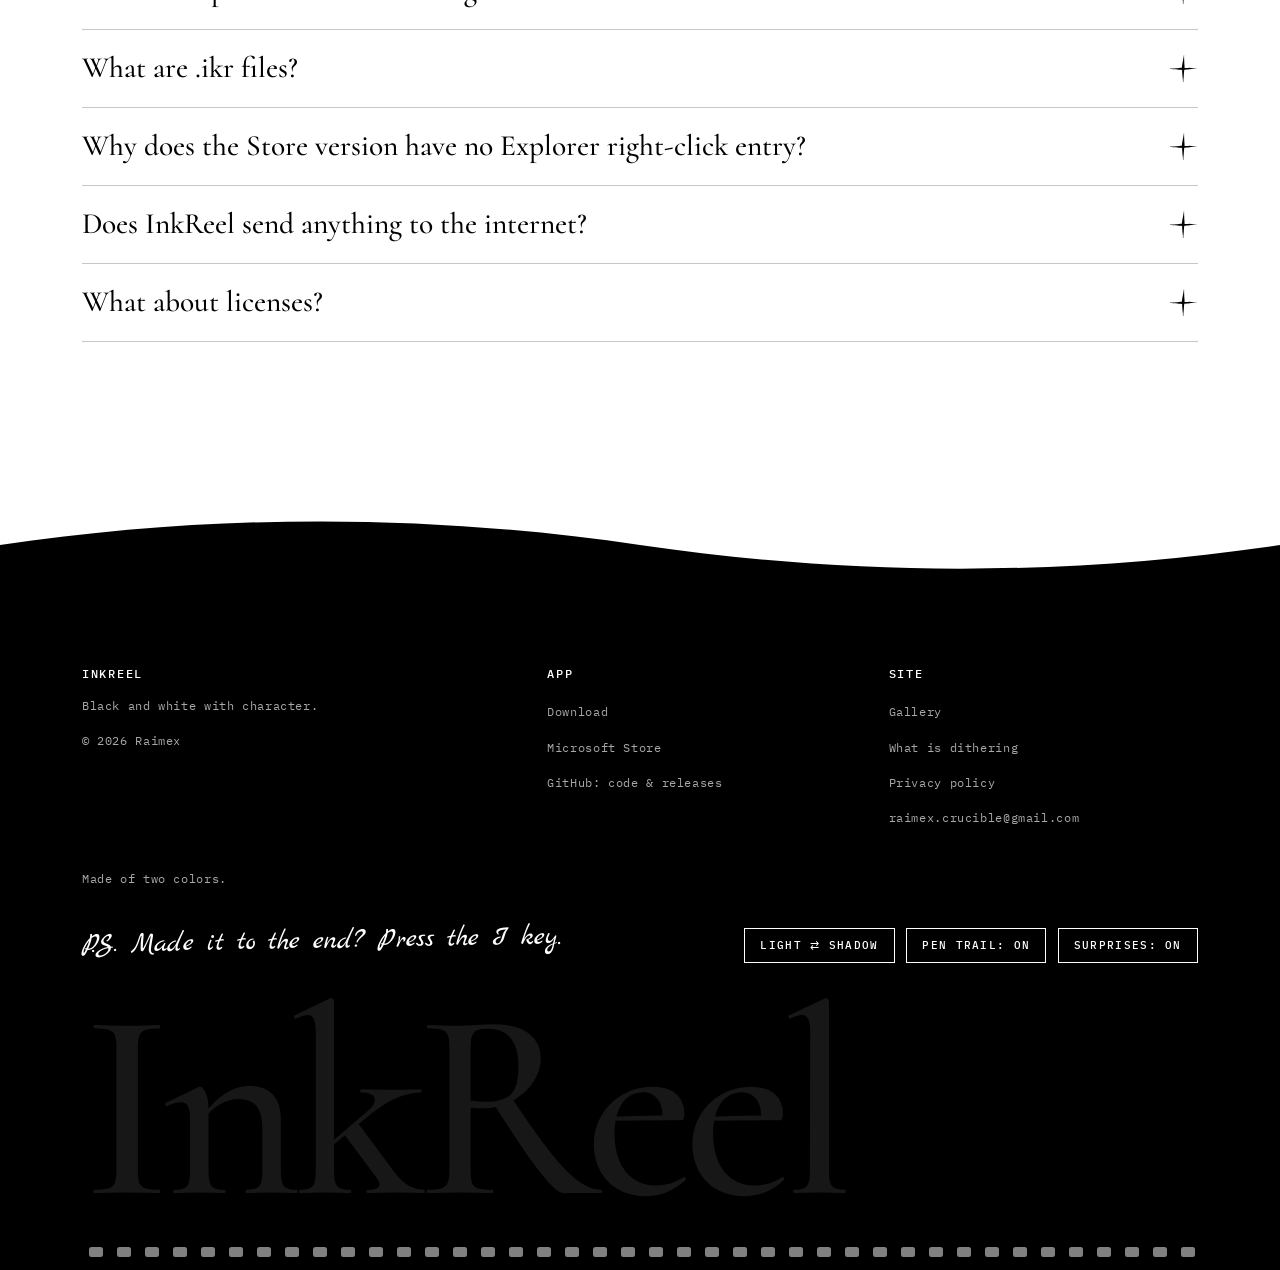
<file: en/index.html>
<!doctype html>
<html lang="en" data-palette="classic">
<head>
<meta charset="utf-8">
<meta name="viewport" content="width=device-width,initial-scale=1">
<meta name="robots" content="index,follow,max-image-preview:large,max-snippet:-1,max-video-preview:-1">
<meta name="googlebot" content="index,follow,max-image-preview:large,max-snippet:-1,max-video-preview:-1">
<meta name="author" content="Raimex">
<meta name="application-name" content="InkReel"><meta name="msvalidate.01" content="93CC189DC408DDAD2BFC4A8EB1A1292C">
<meta name="apple-mobile-web-app-title" content="InkReel">
<meta name="referrer" content="strict-origin-when-cross-origin">
<meta name="format-detection" content="telephone=no">
<meta http-equiv="Content-Security-Policy" content="default-src 'self'; img-src 'self' data:; style-src 'self' 'unsafe-inline'; script-src 'self' 'unsafe-inline'; media-src 'self' blob:; connect-src 'none'; base-uri 'none'; form-action 'none'">
<title>InkReel — free 1-bit video, photo & GIF converter for Windows</title>
<meta name="description" content="Free Windows 10/11 dithering software: video, photos and GIFs to pure 1-bit black and white. Halftone, engraving, text-symbol art, MP4 and GIF export.">
<link rel="canonical" href="https://inkreel.raimex.space/en/">
<link rel="alternate" hreflang="uk" href="https://inkreel.raimex.space/">
<link rel="alternate" hreflang="en" href="https://inkreel.raimex.space/en/">
<link rel="alternate" hreflang="x-default" href="https://inkreel.raimex.space/en/">
<meta name="theme-color" content="#ffffff">
<meta property="og:type" content="website">
<meta property="og:site_name" content="InkReel">
<meta property="og:title" content="InkReel — turn every frame into ink">
<meta property="og:description" content="Free Windows 10/11 dithering software: video, photos and GIFs to pure 1-bit black and white. Halftone, engraving, text-symbol art, MP4 and GIF export.">
<meta property="og:url" content="https://inkreel.raimex.space/en/">
<meta property="og:locale" content="en_US">
<meta property="og:image" content="https://inkreel.raimex.space/assets/og-en.png">
<meta property="og:image:width" content="1200">
<meta property="og:image:height" content="630">
<meta property="og:image:type" content="image/png">
<meta property="og:image:alt" content="InkReel: “The world is made of two colors.” A film reel, a black-and-white picture and five levels from Sketch to Engraving.">
<meta property="og:locale:alternate" content="uk_UA">
<meta name="twitter:card" content="summary_large_image">
<meta name="twitter:title" content="InkReel — turn every frame into ink">
<meta name="twitter:description" content="Free Windows 10/11 dithering software: video, photos and GIFs to pure 1-bit black and white. Halftone, engraving, text-symbol art, MP4 and GIF export.">
<meta name="twitter:image" content="https://inkreel.raimex.space/assets/og-en.png">
<meta name="twitter:image:alt" content="InkReel: “The world is made of two colors.” A film reel, a black-and-white picture and five levels from Sketch to Engraving.">
<link rel="icon" href="/favicon.ico" sizes="48x48">
<link rel="icon" href="/assets/favicon.svg" type="image/svg+xml" sizes="any">
<link rel="apple-touch-icon" href="/assets/apple-touch-icon.png">
<link rel="manifest" href="/site.webmanifest">
<link rel="sitemap" type="application/xml" href="/sitemap.xml">
<link rel="preload" href="/assets/fonts/cormorant-latin-500-normal.woff2" as="font" type="font/woff2" crossorigin>
<link rel="preload" href="/assets/fonts/spectral-latin-400-normal.woff2" as="font" type="font/woff2" crossorigin>
<link rel="stylesheet" href="/assets/style.css?v=7b4b639d">
<script>try{var d=document.documentElement,s=localStorage,p=s.getItem('inkreel-palette');if(p){d.setAttribute('data-palette',p)}if(s.getItem('inkreel-flip')==='1'){d.setAttribute('data-flip','')}if(s.getItem('inkreel-seen')==='1'){d.className+=' seen'}}catch(e){}document.documentElement.className+=' js';</script>
<script defer src="/assets/site.js"></script>

<script defer src="/assets/gallery.js?v=20a15aad"></script>
<script type="application/ld+json">{"@context": "https://schema.org", "@graph": [{"@type": "Organization", "@id": "https://inkreel.raimex.space/#org", "name": "Raimex", "url": "https://inkreel.raimex.space/", "logo": {"@type": "ImageObject", "url": "https://inkreel.raimex.space/assets/icon-512.png", "width": 512, "height": 512}, "sameAs": ["https://github.com/Chimmurai/inkreel", "https://apps.microsoft.com/detail/9NW62SPG91ZR"]}, {"@type": "WebSite", "@id": "https://inkreel.raimex.space/#website", "url": "https://inkreel.raimex.space/", "name": "InkReel", "inLanguage": ["uk", "en"], "publisher": {"@id": "https://inkreel.raimex.space/#org"}}, {"@type": "SoftwareApplication", "@id": "https://inkreel.raimex.space/#app", "name": "InkReel", "applicationCategory": "MultimediaApplication", "applicationSubCategory": "Photo and video effects", "operatingSystem": "Windows 10, Windows 11", "processorRequirements": "64-bit (x86-64)", "softwareVersion": "1.1.2", "datePublished": "2026-11-08", "fileSize": "177 MB", "downloadUrl": "https://github.com/Chimmurai/inkreel/releases/latest/download/InkReel-Setup.exe", "installUrl": "https://apps.microsoft.com/detail/9NW62SPG91ZR", "license": "https://www.apache.org/licenses/LICENSE-2.0", "isAccessibleForFree": true, "keywords": "dithering, 1-bit, halftone, black and white video converter, GIF maker, pixel art, text art", "url": "https://inkreel.raimex.space/en/", "image": "https://inkreel.raimex.space/assets/og-en.png", "screenshot": "https://inkreel.raimex.space/assets/og-en.png", "description": "A free Windows 10/11 app that turns video, photos and GIFs into pure black and white: halftone, strokes, grain and symbols. Light or shadow, frame by frame.", "featureList": ["Five quality levels from Sketch to Engraving", "Symbols mode: a picture made of letters", "IRNM1: our own neural network", "Export to MP4 with sound and GIF", "The .ikr format: render once, use many times", "20 two-colour palettes", "Mouse wheel zooms in whole steps up to 6400%", "Ukrainian and English interface"], "inLanguage": ["uk", "en"], "offers": {"@type": "Offer", "price": "0", "priceCurrency": "USD", "availability": "https://schema.org/InStock"}, "publisher": {"@id": "https://inkreel.raimex.space/#org"}, "author": {"@id": "https://inkreel.raimex.space/#org"}}, {"@type": "WebPage", "@id": "https://inkreel.raimex.space/en/#webpage", "url": "https://inkreel.raimex.space/en/", "name": "InkReel — free 1-bit video, photo & GIF converter for Windows", "description": "Free Windows 10/11 dithering software: video, photos and GIFs to pure 1-bit black and white. Halftone, engraving, text-symbol art, MP4 and GIF export.", "inLanguage": "en", "isPartOf": {"@id": "https://inkreel.raimex.space/#website"}, "about": {"@id": "https://inkreel.raimex.space/#app"}, "primaryImageOfPage": {"@type": "ImageObject", "url": "https://inkreel.raimex.space/assets/og-en.png", "width": 1200, "height": 630}}, {"@type": "FAQPage", "@id": "https://inkreel.raimex.space/en/#faq", "inLanguage": "en", "mainEntity": [{"@type": "Question", "name": "What is dithering, and what is 1-bit?", "acceptedAnswer": {"@type": "Answer", "text": "1-bit means every pixel is either ink or paper, with no grays. Dithering is how a picture still looks like it has tones: dots, strokes and grain are placed so the eye blends them into halftones. InkReel chooses the pattern for each area of the frame."}}, {"@type": "Question", "name": "Can I turn a photo into pixel art or a picture made of letters?", "acceptedAnswer": {"@type": "Answer", "text": "Yes. Set a small output size (for example 128–192 px on the long side) for pixel art, or switch on Symbols to build the picture from real letters. The gallery has examples."}}, {"@type": "Question", "name": "Is it free?", "acceptedAnswer": {"@type": "Answer", "text": "Yes. No ads, no subscriptions, no trial periods."}}, {"@type": "Question", "name": "How do I tell the real InkReel?", "acceptedAnswer": {"@type": "Answer", "text": "There are three official sources: the Microsoft Store, the GitHub repository (github.com/Chimmurai/inkreel) and this site. The author is Raimex. If the app is offered anywhere else, it is someone else’s copy."}}, {"@type": "Question", "name": "Do I need a graphics card?", "acceptedAnswer": {"@type": "Answer", "text": "No. The algorithm runs on the CPU. A graphics card speeds up the neural level IRNM1: the app picks what to run on and falls back to the CPU if the card fails."}}, {"@type": "Question", "name": "Why does Windows warn me when I install the .exe?", "acceptedAnswer": {"@type": "Answer", "text": "The installer outside the Store has no paid code-signing certificate, so SmartScreen sees an unknown publisher. The Store version is signed by Microsoft and raises no such warnings."}}, {"@type": "Question", "name": "The first export “thinks” for a long time. Is that normal?", "acceptedAnswer": {"@type": "Answer", "text": "Yes. After installing or updating, the app compiles its compute kernels once: up to half a minute on a weak PC. After that it is fast."}}, {"@type": "Question", "name": "What are .ikr files?", "acceptedAnswer": {"@type": "Answer", "text": "A custom format for a “baked” video: it holds the finished result. Open it in InkReel in player mode and export any moment without recomputing."}}, {"@type": "Question", "name": "Why does the Store version have no Explorer right-click entry?", "acceptedAnswer": {"@type": "Answer", "text": "Store packages cannot add Explorer menu entries the way the installer does. Open files via “Open with”. The installer version has the entry."}}, {"@type": "Question", "name": "Does InkReel send anything to the internet?", "acceptedAnswer": {"@type": "Answer", "text": "No. Everything is computed on your computer; there are no accounts and no telemetry. Details are in the privacy policy."}}, {"@type": "Question", "name": "What about licenses?", "acceptedAnswer": {"@type": "Answer", "text": "The app bundles FFmpeg (GPL), ONNX Runtime and other components. Their licenses are in the app folder and mentioned in the “About” section."}}]}]}</script>
</head>
<body data-away="◐ Come back: the light waits">
<svg width="0" height="0" style="position:absolute" aria-hidden="true" focusable="false"><filter id="ik-theme" color-interpolation-filters="sRGB" x="0" y="0" width="100%" height="100%"><feColorMatrix type="matrix" values="1 0 0 0 0  1 0 0 0 0  1 0 0 0 0  0 0 0 1 0"/></filter></svg><a class="skip" href="#main">Skip to content</a>
<header class="top"><div class="in"><a class="brand" href="/en/" aria-label="InkReel"><svg viewBox="0 0 100 100" aria-hidden="true"><use href="/assets/mark.svg#m"/></svg><span>InkReel</span></a><nav aria-label="Menu"><a href="/en/#why">Philosophy</a><a href="/en/#features">Features</a><a href="/en/#levels">Levels</a><a href="/en/gallery/">Gallery</a><a href="/en/#download">Download</a><a href="/en/#faq">FAQ</a><a href="/en/privacy/">Privacy</a></nav><div class="tools"><div class="pal" role="group" aria-label="Site palette"><button type="button" data-p="classic" style="--a:#ffffff;--b:#000000" aria-label="Classic" title="Classic" aria-pressed="true"></button><button type="button" data-p="paper" style="--a:#f1eadb;--b:#1b1a17" aria-label="Ink &amp; paper" title="Ink &amp; paper" aria-pressed="false"></button><button type="button" data-p="poster" style="--a:#f0483a;--b:#101010" aria-label="Poster" title="Poster" aria-pressed="false"></button><button type="button" data-p="cyanotype" style="--a:#f3f0e6;--b:#16379a" aria-label="Cyanotype" title="Cyanotype" aria-pressed="false"></button><button type="button" data-p="amber" style="--a:#150d00;--b:#ffb000" aria-label="Amber" title="Amber" aria-pressed="false"></button><button type="button" data-p="terminal" style="--a:#06130a;--b:#7cff9b" aria-label="Terminal" title="Terminal" aria-pressed="false"></button></div><button class="flipbtn" type="button" data-flipper aria-pressed="false" aria-label="Light ⇄ shadow" title="Swap light and shadow (press I)"></button><div class="lang"><a href="/" lang="uk" hreflang="uk" title="Українська">UA</a><a href="/en/" lang="en" hreflang="en" title="English" aria-current="true">EN</a></div></div></div></header>
<main id="main">
<div class="hero-wrap"><div class="hero"><div class="hero-text"><p class="eyebrow">Black and white, frame by frame</p><h1><span class="wd" style="--i:0">The</span> <span class="wd" style="--i:1">world</span> <span class="wd" style="--i:2">is</span> <span class="wd" style="--i:3">made</span> <span class="wd" style="--i:4">of</span> <span class="wd nw" style="--i:5"><button class="flip" type="button" data-flipper aria-pressed="false" aria-describedby="flipdesc" title="Swap light and shadow (press I)">two</button> colors.</span></h1><span class="sr" id="flipdesc">Swaps light and shadow across the whole page.</span><div class="under"><span class="pen flourish dr" aria-hidden="true"></span><p class="tip" aria-hidden="true"><span class="pen arrow-r dr up" aria-hidden="true"></span><span class="hand">try pressing “two”</span></p></div><p class="lead">InkReel is free dithering software for Windows. It turns video, photos and GIFs into ink: light and shadow, halftone and strokes, grain and letters. Everything extra falls away; form remains.</p><div class="actions"><a class="btn solid" data-magnet href="#download">Download for Windows<svg class="ar" viewBox="0 0 18 10" aria-hidden="true"><path d="M0 5h16M12 1l4 4-4 4" fill="none" stroke="currentColor" stroke-width="1.3"/></svg></a><a class="btn" data-magnet href="https://apps.microsoft.com/detail/9NW62SPG91ZR">Microsoft Store<svg class="ar" viewBox="0 0 18 10" aria-hidden="true"><path d="M0 5h16M12 1l4 4-4 4" fill="none" stroke="currentColor" stroke-width="1.3"/></svg></a><a class="btn" href="/en/gallery/">Gallery<svg class="ar" viewBox="0 0 18 10" aria-hidden="true"><path d="M0 5h16M12 1l4 4-4 4" fill="none" stroke="currentColor" stroke-width="1.3"/></svg></a></div><ul class="specs"><li>Windows 10/11</li><li>64-bit</li><li>~160 MB</li><li>Free</li></ul></div><div class="plate-col"><figure class="plate"><div class="plate-lbl" aria-hidden="true"><span>Positive</span><span>Negative</span></div><div class="crop"><div class="view"><canvas id="plate" role="img" aria-label="One frame in two polarities: positive on the left, negative on the right, divided by a smooth S-curve"></canvas><div class="scan" aria-hidden="true"><i></i></div></div></div><div class="scale" aria-hidden="true"><i style="--k:0"></i><i style="--k:1"></i><i style="--k:2"></i><i style="--k:3"></i><i style="--k:4"></i><i style="--k:5"></i><i style="--k:6"></i><i style="--k:7"></i><i style="--k:8"></i></div><figcaption>One frame in two polarities</figcaption></figure></div></div></div>
<div class="reel inv" aria-hidden="true" data-labels="Sketch,Outline,Halftone,Drawing,Engraving,Symbols"><div class="reel-track"></div></div>
<div class="frame" id="demo" data-bad="Your browser could not open this file. Try JPG, PNG, WebP, GIF or an MP4/WebM video."><div class="frame-head"><p class="eyebrow">Live example: black and white</p><p class="hint">drop your own photo or video here<span class="pen arrow-r dr" aria-hidden="true"></span></p></div><div class="pvn" role="note"><p class="pvn-t"><b>Preview</b>This is a simplified demo in the browser, not the quality of the app. In the app itself the result looks completely different: far more detailed and cleaner. Here are real results.</p><a class="pvn-g" href="/en/gallery/"><img src="/assets/gallery/long-haired-cat-portrait-1-bit-pixel-art.webp" width="768" height="768" alt="A cat" loading="lazy" decoding="async"><img src="/assets/gallery/owl-on-a-branch-1-bit-pixel-art.webp" width="768" height="960" alt="An owl" loading="lazy" decoding="async"><img src="/assets/gallery/lighthouse-in-storm-1-bit-pixel-art.webp" width="768" height="512" alt="A lighthouse" loading="lazy" decoding="async"><img src="/assets/gallery/highland-cow-1-bit-pixel-art.webp" width="768" height="420" alt="A highland cow" loading="lazy" decoding="async"><span>More results →</span></a></div><div class="crop"><div class="film"><canvas id="ink" width="960" height="640" role="img" aria-label="Live example: black and white"></canvas><span class="tc" id="tc" aria-hidden="true">00:00:00:00</span><span class="pv" aria-hidden="true">Preview · not the app</span><div class="dropmsg hand" aria-hidden="true">Let go: the light will decide</div></div></div><div class="ctl"><div class="seg lv" role="group" aria-label="Quality level" data-label="Quality level" data-sym-label="Glyph size"><button type="button" data-level="1" data-mode="bin" data-sym="Huge" aria-pressed="false" title="1 · Sketch"><i></i><b>1</b><span>Sketch</span></button><button type="button" data-level="2" data-mode="edge" data-sym="Large" aria-pressed="false" title="2 · Outline"><i></i><b>2</b><span>Outline</span></button><button type="button" data-level="3" data-mode="dot" data-sym="Medium" aria-pressed="true" title="3 · Halftone"><i></i><b>3</b><span>Halftone</span></button><button type="button" data-level="4" data-mode="mix" data-sym="Small" aria-pressed="false" title="4 · Drawing"><i></i><b>4</b><span>Drawing</span></button><button type="button" data-level="5" data-mode="ink" data-sym="Tiny" aria-pressed="false" title="5 · Engraving"><i></i><b>5</b><span>Engraving</span></button></div><div class="seg" role="group" aria-label="Mode"><button type="button" id="symtoggle" data-mode="sym" aria-pressed="false" title="Symbols: a picture made of letters"><i></i>Symbols</button></div><label class="slider">Balance<input id="bias" type="range" min="-30" max="30" value="0"></label><div class="ctl-act"><button class="btn solid" type="button" id="pick">Your photo or video</button><button class="btn" type="button" id="save">Save frame</button></div><input id="file" type="file" accept="image/*,video/*" hidden></div><div class="src" id="src" hidden><span class="src-name"><span id="srcname"></span></span><span class="src-act"><button class="lnk" type="button" id="playpause" data-pause="Pause" data-play="Play" hidden>Pause</button><button class="lnk" type="button" id="reset">Back to the scene</button></span></div><p class="srcmsg" id="srcmsg" role="status" aria-live="polite"></p><p class="rd" id="rd" data-bias="Balance"></p><p class="more"><span>In the app, also</span><b title="In the app">Engraving that follows form</b><b title="In the app">IRNM1</b><b title="In the app">Video with sound</b><b title="In the app">20 palettes</b><a class="lnk" href="#download">Download →</a></p><p class="note">It is the same “light or shadow” decision InkReel makes for every pixel, only here on one small frame. A demonstration of the principle, not a screenshot of the app: in the app itself the result looks completely different, in far more detail. Move the cursor and the light follows; your own file is processed only in your browser.<noscript> The live demo needs JavaScript.</noscript></p></div>
<section id="gallery" class="rv"><div class="wrap"><p class="eyebrow">Gallery</p><h2>Same frame, two colors.<span class="pen u2 dr" aria-hidden="true"></span></h2><p class="lead">Pixel art and pictures made of letters: every frame in two views.</p><div class="gal tease"><figure class="gcard"><div class="split" tabindex="0" role="button" aria-pressed="false" aria-label="Long-haired cat portrait: open the frame closer" data-err="this frame did not load: tap to try again" data-s="long-haired-cat-portrait" data-k="6" data-lw="128" data-lh="128" data-sc="80" data-sr="40" data-lp="Pixels" data-ls="Symbols" style="--ar:1.0"><img class="a px" src="/assets/gallery/long-haired-cat-portrait-1-bit-pixel-art.webp" alt="Long-haired cat portrait: 1-bit pixel art" width="768" height="768" loading="lazy" decoding="async"><img class="b" src="/assets/gallery/long-haired-cat-portrait-text-symbols-art.webp" alt="Long-haired cat portrait: picture made of text symbols" width="640" height="640" loading="lazy" decoding="async"><svg class="ink" aria-hidden="true"></svg><span class="cap" data-c="bl" aria-hidden="true">Long-haired cat portrait</span></div><figcaption class="sr"><h3>Long-haired cat portrait</h3></figcaption></figure><figure class="gcard"><div class="split" tabindex="0" role="button" aria-pressed="false" aria-label="Lighthouse in a storm: open the frame closer" data-err="this frame did not load: tap to try again" data-s="lighthouse-in-storm" data-k="16" data-lw="96" data-lh="64" data-sc="80" data-sr="26" data-lp="Pixels" data-ls="Symbols" style="--ar:1.5"><img class="a px" src="/assets/gallery/lighthouse-in-storm-1-bit-pixel-art.webp" alt="Lighthouse in a storm: 1-bit pixel art" width="768" height="512" loading="lazy" decoding="async"><img class="b" src="/assets/gallery/lighthouse-in-storm-text-symbols-art.webp" alt="Lighthouse in a storm: picture made of text symbols" width="640" height="426" loading="lazy" decoding="async"><svg class="ink" aria-hidden="true"></svg><span class="cap" data-c="bl" aria-hidden="true">Lighthouse in a storm</span></div><figcaption class="sr"><h3>Lighthouse in a storm</h3></figcaption></figure><figure class="gcard"><div class="split" tabindex="0" role="button" aria-pressed="false" aria-label="Owl on a branch: open the frame closer" data-err="this frame did not load: tap to try again" data-s="owl-on-a-branch" data-k="3" data-lw="64" data-lh="80" data-sc="80" data-sr="50" data-lp="Pixels" data-ls="Symbols" style="--ar:0.8"><img class="a px" src="/assets/gallery/owl-on-a-branch-1-bit-pixel-art.webp" alt="Owl on a branch: 1-bit pixel art" width="768" height="960" loading="lazy" decoding="async"><img class="b" src="/assets/gallery/owl-on-a-branch-text-symbols-art.webp" alt="Owl on a branch: picture made of text symbols" width="640" height="800" loading="lazy" decoding="async"><svg class="ink" aria-hidden="true"></svg><span class="cap" data-c="bl" aria-hidden="true">Owl on a branch</span></div><figcaption class="sr"><h3>Owl on a branch</h3></figcaption></figure><figure class="gcard"><div class="split" tabindex="0" role="button" aria-pressed="false" aria-label="Spiral staircase: open the frame closer" data-err="this frame did not load: tap to try again" data-s="spiral-staircase" data-k="37" data-lw="192" data-lh="238" data-sc="80" data-sr="49" data-lp="Pixels" data-ls="Symbols" style="--ar:0.806723"><img class="a px" src="/assets/gallery/spiral-staircase-1-bit-pixel-art.webp" alt="Spiral staircase: 1-bit pixel art" width="768" height="952" loading="lazy" decoding="async"><img class="b" src="/assets/gallery/spiral-staircase-text-symbols-art.webp" alt="Spiral staircase: picture made of text symbols" width="640" height="794" loading="lazy" decoding="async"><svg class="ink" aria-hidden="true"></svg><span class="cap" data-c="bl" aria-hidden="true">Spiral staircase</span></div><figcaption class="sr"><h3>Spiral staircase</h3></figcaption></figure><figure class="gcard"><div class="split" tabindex="0" role="button" aria-pressed="false" aria-label="Sunflower close-up: open the frame closer" data-err="this frame did not load: tap to try again" data-s="sunflower-close-up" data-k="54" data-lw="128" data-lh="128" data-sc="80" data-sr="40" data-lp="Pixels" data-ls="Symbols" style="--ar:1.0"><img class="a px" src="/assets/gallery/sunflower-close-up-1-bit-pixel-art.webp" alt="Sunflower close-up: 1-bit pixel art" width="768" height="768" loading="lazy" decoding="async"><img class="b" src="/assets/gallery/sunflower-close-up-text-symbols-art.webp" alt="Sunflower close-up: picture made of text symbols" width="640" height="640" loading="lazy" decoding="async"><svg class="ink" aria-hidden="true"></svg><span class="cap" data-c="bl" aria-hidden="true">Sunflower close-up</span></div><figcaption class="sr"><h3>Sunflower close-up</h3></figcaption></figure><figure class="gcard"><div class="split" tabindex="0" role="button" aria-pressed="false" aria-label="Steam locomotive: open the frame closer" data-err="this frame did not load: tap to try again" data-s="steam-locomotive" data-k="103" data-lw="192" data-lh="104" data-sc="80" data-sr="21" data-lp="Pixels" data-ls="Symbols" style="--ar:1.846154"><img class="a px" src="/assets/gallery/steam-locomotive-1-bit-pixel-art.webp" alt="Steam locomotive: 1-bit pixel art" width="768" height="416" loading="lazy" decoding="async"><img class="b" src="/assets/gallery/steam-locomotive-text-symbols-art.webp" alt="Steam locomotive: picture made of text symbols" width="640" height="346" loading="lazy" decoding="async"><svg class="ink" aria-hidden="true"></svg><span class="cap" data-c="bl" aria-hidden="true">Steam locomotive</span></div><figcaption class="sr"><h3>Steam locomotive</h3></figcaption></figure></div><p class="gmore"><a class="btn solid" data-magnet href="/en/gallery/">Open the gallery<svg class="ar" viewBox="0 0 18 10" aria-hidden="true"><path d="M0 5h16M12 1l4 4-4 4" fill="none" stroke="currentColor" stroke-width="1.3"/></svg></a></p></div></section><section id="why" class="rv"><div class="wrap"><div class="mani"><div><span class="num" aria-hidden="true">01</span><p class="eyebrow">Philosophy</p><h2>The eye sees only light and shadow.<span class="pen u1 dr" aria-hidden="true"></span></h2><blockquote>“Where there is much light, the shadow is deep.”</blockquote><span class="by">— Johann Wolfgang von Goethe, “Götz von Berlichingen”, 1773</span></div><div class="scurve scurve-pen" data-scrub aria-hidden="true"></div><div class="txt"><p>Color is a gift of the brain. The eye catches only difference: lighter here, darker there. Take away everything extra and the essence remains: form, direction, rhythm.</p><p>White and black do not fight. They hold each other up: without shadow there is no form, without light there is no shadow.</p><p>Now unfocus your gaze for a moment. Between black and white countless shades open up: a halftone is an honest trick, the eye assembles it from dots and strokes.</p><p>Engravers knew this five centuries ago, and printers know it still. We only taught it to moving images, frame by frame.</p><p>InkReel does not paint or decorate. For every speck of the frame it decides — light or shadow? — and stands honestly behind that decision. The same frame, the same ink: no randomness, no algorithm “mood”.</p></div></div></div></section><span class="pen swash dr" aria-hidden="true"></span>
<section class="voices rv" aria-label="Quotes"><div class="wrap"><p class="eyebrow">In other words</p><div class="vgrid"><figure><blockquote>Colors are the deeds and sufferings of light.</blockquote><figcaption><b>Johann Wolfgang von Goethe</b><span>“Theory of Colours”, 1810</span></figcaption></figure><figure><blockquote>In visual perception a color is almost never seen as it really is.</blockquote><figcaption><b>Josef Albers</b><span>“Interaction of Color”, 1963</span></figcaption></figure><figure><blockquote>The negative is the equivalent of the composer’s score, and the print is the performance.</blockquote><figcaption><b>Ansel Adams</b><span>photographer, 1902–1984</span></figcaption></figure></div><p class="vnote">Goethe is quoted in translation.</p></div></section><section id="features" class="rv"><div class="wrap"><span class="num" aria-hidden="true">02</span><p class="eyebrow">Features</p><h2>What the ink can do<span class="pen u2 dr" aria-hidden="true"></span></h2><div class="grid"><div class="card"><i class="glow" aria-hidden="true"></i><div class="row"><svg class="ico" viewBox="0 0 40 40" aria-hidden="true"><rect x="4" y="8" width="32" height="24" rx="1.5"/><path d="M12 8v24M28 8v24M7 13h2M7 20h2M7 27h2M31 13h2M31 20h2M31 27h2"/><circle class="f" cx="20" cy="20" r="4.5"/></svg><span class="k">01</span></div><h3>Video, photos, GIFs</h3><p>Dozens of file types: MP4, GIF, JPG, PNG, WebP, HEIC and more. Open with Ctrl+O, drag and drop, or “Open with”.</p></div><div class="card"><i class="glow" aria-hidden="true"></i><div class="row"><svg class="ico" viewBox="0 0 40 40" aria-hidden="true"><path d="M6 9h6M6 15h12M6 21h18M6 27h24M6 33h28" stroke-width="2.6"/></svg><span class="k">02</span></div><h3>Five quality levels</h3><p>Sketch, Outline, Halftone, Drawing, Engraving: from a fast threshold to a detailed engraving whose strokes follow form.</p></div><div class="card"><i class="glow" aria-hidden="true"></i><div class="row"><svg class="ico" viewBox="0 0 40 40" aria-hidden="true"><rect x="4" y="9" width="14" height="22" rx="1.5"/><rect x="22" y="9" width="14" height="22" rx="1.5"/><path d="M22 31l14-14M22 24l7-7M29 31l7-7"/></svg><span class="k">03</span></div><h3>“Cinema” mode and crisp pixels</h3><p>The F key or a double click leaves only the frame. The mouse wheel zooms in whole steps, so every pixel stays a crisp square.</p></div><div class="card"><i class="glow" aria-hidden="true"></i><div class="row"><svg class="ico" viewBox="0 0 40 40" aria-hidden="true"><path d="M8 14L20 8M8 14l12 12M8 14l12 18M8 26L20 8M8 26l12 0M8 26l12 6M20 8l12 6M20 8l12 18M20 20l12-6M20 20l12 6M20 32l12-18M20 32l12-6" stroke-width="1"/><circle class="f" cx="8" cy="14" r="2.6"/><circle class="f" cx="8" cy="26" r="2.6"/><circle class="f" cx="20" cy="8" r="2.6"/><circle class="f" cx="20" cy="20" r="2.6"/><circle class="f" cx="20" cy="32" r="2.6"/><circle class="f" cx="32" cy="14" r="2.6"/><circle class="f" cx="32" cy="26" r="2.6"/></svg><span class="k">04</span></div><h3>IRNM1</h3><p>Our own neural network, a separate branch beside the algorithm. Several times faster on a graphics card, and the app picks what to run on by itself.</p></div><div class="card"><i class="glow" aria-hidden="true"></i><div class="row"><svg class="ico" viewBox="0 0 40 40" aria-hidden="true"><circle cx="20" cy="20" r="13"/><circle cx="20" cy="20" r="17.5" stroke-dasharray="1 3.2" stroke-width="1"/><path class="f" d="M17 14.5l9 5.5-9 5.5z"/></svg><span class="k">05</span></div><h3>Render all</h3><p>A custom .ikr format: compute once, then play, zoom and export any frame or moment without recomputing.</p></div><div class="card"><i class="glow" aria-hidden="true"></i><div class="row"><svg class="ico" viewBox="0 0 40 40" aria-hidden="true"><path d="M8 15v18h24V23"/><path d="M19 22L34 7M26 7h8v8"/><circle cx="16" cy="27" r="4"/><path class="f" d="M16 23a4 4 0 0 1 0 8z"/></svg><span class="k">06</span></div><h3>Export and palettes</h3><p>MP4 (with sound) and GIF, a frame-rate cap, twenty palettes for every taste. The app remembers your choice.</p></div></div></div></section>
<section id="modes" class="rv inv wavy"><div class="wrap"><span class="num" aria-hidden="true">03</span><p class="eyebrow">Views</p><h2>One light, two views.<span class="pen u3 dr" aria-hidden="true"></span></h2><p class="lead">“Ink” and “Symbols” are two ways to look at one frame. Both use only two colors.</p><div class="modes m2"><div class="mode"><span class="sw ink" aria-hidden="true"></span><h3>Ink</h3><p>Dots, strokes and grain, and on the higher levels an engraving that follows the shape of things. Each area of the frame gets its own hand, and clean flat surfaces stay clean.</p></div><div class="mode"><span class="sw sym" aria-hidden="true"></span><h3>Symbols</h3><p>A picture made of letters: each glyph is a real glyph of a monospaced font, chosen by its tone. All five levels work here too.</p></div></div><canvas class="moon" data-ht="moon" data-cell="3" aria-hidden="true"></canvas></div></section>
<section id="levels" class="rv"><div class="wrap"><span class="num" aria-hidden="true">04</span><p class="eyebrow">Levels</p><h2>Five circles and one diamond.<span class="pen u1 dr" aria-hidden="true"></span></h2><p class="lead">The scale runs from a quick sketch to a detailed engraving. The sixth item is not a higher step but a separate branch.</p><ol class="ladder"><li><span class="disc l1"></span><span class="lbl">1</span><span class="sub">Sketch</span></li><li><span class="disc l2"></span><span class="lbl">2</span><span class="sub">Outline</span></li><li><span class="disc l3"></span><span class="lbl">3</span><span class="sub">Halftone</span></li><li><span class="disc l4"></span><span class="lbl">4</span><span class="sub">Drawing</span></li><li><span class="disc l5"></span><span class="lbl">5</span><span class="sub">Engraving</span></li><li class="br"><span class="disc dia"></span><span class="lbl">IRNM1</span><span class="sub">neural</span></li></ol><div class="notes"><div><h4>1–2 · Sketch and Outline</h4><p>One threshold for the whole frame, or a threshold by neighborhood: crisp lines and text when speed matters. Long videos, weak PCs, drafts.</p></div><div><h4>3–4 · Halftone and Drawing</h4><p>Tones from blue noise, as in a newspaper, then dots, strokes and grain chosen by what is in the frame. Good for most videos.</p></div><div><h4>5 · Engraving</h4><p>Strokes follow the shape of things, as in a real engraving. The most detailed level, it protects the small stuff.</p></div><div><h4>IRNM1 · Neural</h4><p>A neural network that learned from “Engraving”. Not a higher level but a fast branch with its own character.</p></div></div></div></section>
<div class="inter rv"><div class="wrap"><blockquote>White is a pause. <span>Black is a word.</span></blockquote><span class="pen swash-s dr" aria-hidden="true"></span></div></div>
<section id="download" class="rv"><div class="wrap"><span class="num" aria-hidden="true">05</span><p class="eyebrow">Download</p><h2>Take the ink home.<span class="pen u2 dr" aria-hidden="true"></span></h2><div class="dl"><div class="box inv crop"><svg class="ico" viewBox="0 0 40 40" aria-hidden="true"><path d="M8 14h24l-2 20H10z"/><path d="M14 14v-3a6 6 0 0 1 12 0v3"/><circle cx="16" cy="22" r="1.4" class="f"/><circle cx="24" cy="22" r="1.4" class="f"/></svg><span class="tag">Recommended</span><h3>Microsoft Store</h3><ul><li style="--i:0">Signed by Microsoft: no Windows warnings</li><li style="--i:1">Updates arrive on their own</li><li style="--i:2">Clean uninstall</li></ul><small>This build has no Explorer right-click entry: open files via “Open with”.</small><div class="actions"><a class="btn solid" data-magnet href="https://apps.microsoft.com/detail/9NW62SPG91ZR">Open in Store<svg class="ar" viewBox="0 0 18 10" aria-hidden="true"><path d="M0 5h16M12 1l4 4-4 4" fill="none" stroke="currentColor" stroke-width="1.3"/></svg></a></div></div><div class="box crop"><svg class="ico" viewBox="0 0 40 40" aria-hidden="true"><path d="M20 5v19M12 17l8 8 8-8"/><path d="M6 29v6h28v-6"/></svg><span class="tag">Installer</span><h3>InkReel-Setup.exe</h3><div class="seg ch" role="group" aria-label="Version" hidden><button type="button" data-chan="stable" aria-pressed="true"><span>Stable</span></button><button type="button" data-chan="beta" aria-pressed="false" disabled aria-disabled="true" title="No beta build right now"><span>Beta</span></button></div><div class="chans"><div class="chan" data-chan="stable"><ul><li style="--i:3">Version 1.1.2</li><li style="--i:4">About 180 MB, Windows 10/11, 64-bit</li><li style="--i:5">Adds an InkReel entry to the Explorer context menu</li><li class="warn" style="--i:6">Windows SmartScreen may warn about an unknown publisher. That is expected: “More info” › “Run anyway”</li></ul><div class="actions"><a class="btn solid" data-magnet href="https://github.com/Chimmurai/inkreel/releases/latest/download/InkReel-Setup.exe">Download .exe<svg class="ar" viewBox="0 0 18 10" aria-hidden="true"><path d="M0 5h16M12 1l4 4-4 4" fill="none" stroke="currentColor" stroke-width="1.3"/></svg></a><a class="btn" href="https://github.com/Chimmurai/inkreel/releases">All versions on GitHub</a></div></div><div class="chan" data-chan="beta" hidden><ul><li style="--i:7">A fresh build for those who want to try new things before they reach the Store</li><li style="--i:8">Bugs are possible. If something goes wrong, go back to the stable version</li><li style="--i:9">The same installer and the same requirements</li></ul><div class="actions"><a class="btn solid" data-magnet href="https://github.com/Chimmurai/inkreel/releases/download/beta/InkReel-Setup.exe">Download the beta<svg class="ar" viewBox="0 0 18 10" aria-hidden="true"><path d="M0 5h16M12 1l4 4-4 4" fill="none" stroke="currentColor" stroke-width="1.3"/></svg></a><a class="btn" href="https://github.com/Chimmurai/inkreel/releases/tag/beta">About the beta on GitHub</a></div></div></div></div></div><p class="sys">Requirements: Windows 10 or newer, 64-bit · 4 GB of memory (8 or more recommended) · a graphics card is optional but speeds up IRNM1.</p></div></section>
<section id="faq" class="rv"><div class="wrap"><span class="num" aria-hidden="true">06</span><p class="eyebrow">FAQ</p><h2>The short version<span class="pen u3 dr" aria-hidden="true"></span></h2><div class="faq"><details><summary>What is dithering, and what is 1-bit?</summary><p>1-bit means every pixel is either ink or paper, with no grays. Dithering is how a picture still looks like it has tones: dots, strokes and grain are placed so the eye blends them into halftones. InkReel chooses the pattern for each area of the frame. <a href="/en/dithering/">More about dithering</a>.</p></details><details><summary>Can I turn a photo into pixel art or a picture made of letters?</summary><p>Yes. Set a small output size (for example 128–192 px on the long side) for pixel art, or switch on Symbols to build the picture from real letters. The <a href="/en/gallery/">gallery</a> has examples.</p></details><details><summary>Is it free?</summary><p>Yes. No ads, no subscriptions, no trial periods.</p></details><details><summary>How do I tell the real InkReel?</summary><p>There are three official sources: the Microsoft Store, the GitHub repository (<a href="https://github.com/Chimmurai/inkreel" rel="me noopener">github.com/Chimmurai/inkreel</a>) and this site. The author is Raimex. If the app is offered anywhere else, it is someone else&rsquo;s copy.</p></details><details><summary>Do I need a graphics card?</summary><p>No. The algorithm runs on the CPU. A graphics card speeds up the neural level IRNM1: the app picks what to run on and falls back to the CPU if the card fails.</p></details><details><summary>Why does Windows warn me when I install the .exe?</summary><p>The installer outside the Store has no paid code-signing certificate, so SmartScreen sees an unknown publisher. The Store version is signed by Microsoft and raises no such warnings.</p></details><details><summary>The first export “thinks” for a long time. Is that normal?</summary><p>Yes. After installing or updating, the app compiles its compute kernels once: up to half a minute on a weak PC. After that it is fast.</p></details><details><summary>What are .ikr files?</summary><p>A custom format for a “baked” video: it holds the finished result. Open it in InkReel in player mode and export any moment without recomputing.</p></details><details><summary>Why does the Store version have no Explorer right-click entry?</summary><p>Store packages cannot add Explorer menu entries the way the installer does. Open files via “Open with”. The installer version has the entry.</p></details><details><summary>Does InkReel send anything to the internet?</summary><p>No. Everything is computed on your computer; there are no accounts and no telemetry. Details are in the <a href="/en/privacy/">privacy policy</a>.</p></details><details><summary>What about licenses?</summary><p>The app bundles FFmpeg (GPL), ONNX Runtime and other components. Their licenses are in the app folder and mentioned in the “About” section.</p></details></div></div></section>
</main>
<footer class="inv wavy no-after"><div class="wrap"><div class="foot"><div><h4>InkReel</h4><p style="margin:0">Black and white with character.</p><p style="margin:.8rem 0 0">&copy; 2026 Raimex</p></div><div><h4>App</h4><a href="/en/#download">Download</a><a href="https://apps.microsoft.com/detail/9NW62SPG91ZR">Microsoft Store</a><a href="https://github.com/Chimmurai/inkreel" rel="me noopener">GitHub: code &amp; releases</a></div><div><h4>Site</h4><a href="/en/gallery/">Gallery</a><a href="/en/dithering/">What is dithering</a><a href="/en/privacy/">Privacy policy</a><a href="mailto:raimex.crucible@gmail.com">raimex.crucible@gmail.com</a></div></div><p style="margin:2rem 0 0">Made of two colors.</p><div class="ps"><p class="hand">P.S. Made it to the end? Press the I key.</p><div class="ps-act"><button class="mini" type="button" data-flipper aria-pressed="false">Light ⇄ shadow</button><button class="mini" type="button" data-pen hidden aria-pressed="true" data-on="Pen trail: on" data-off="Pen trail: off">Pen trail: on</button></div></div><p class="mega" aria-hidden="true">InkReel</p><div class="perf" aria-hidden="true"></div></div></footer>
<script type="application/json" id="lbtxt">{"close":"Close","prev":"Previous frame","next":"Next frame","px":"Pixels","sy":"Symbols","glyphs":"glyphs","cta":"Make your own","ctaHref":"/en/#download","more":"All frames","moreHref":"/en/gallery/"}</script></body></html>
</file>
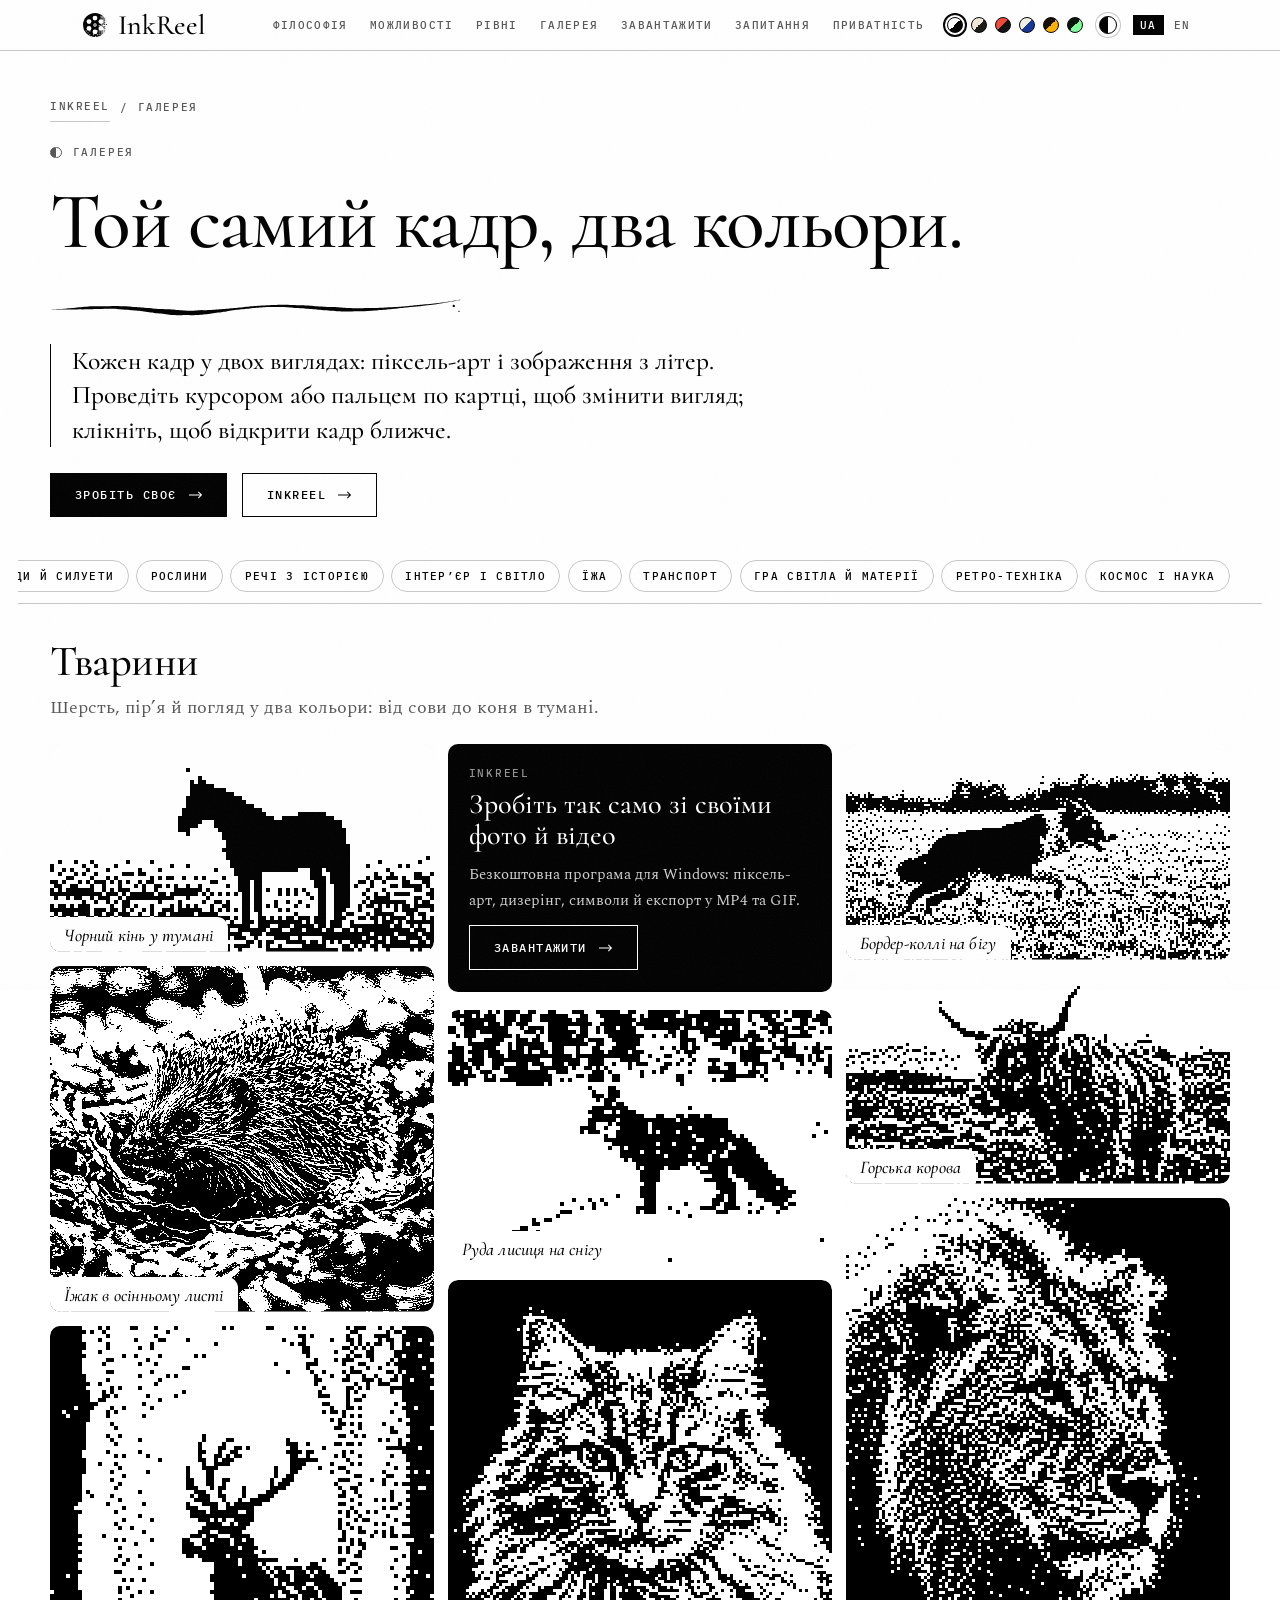
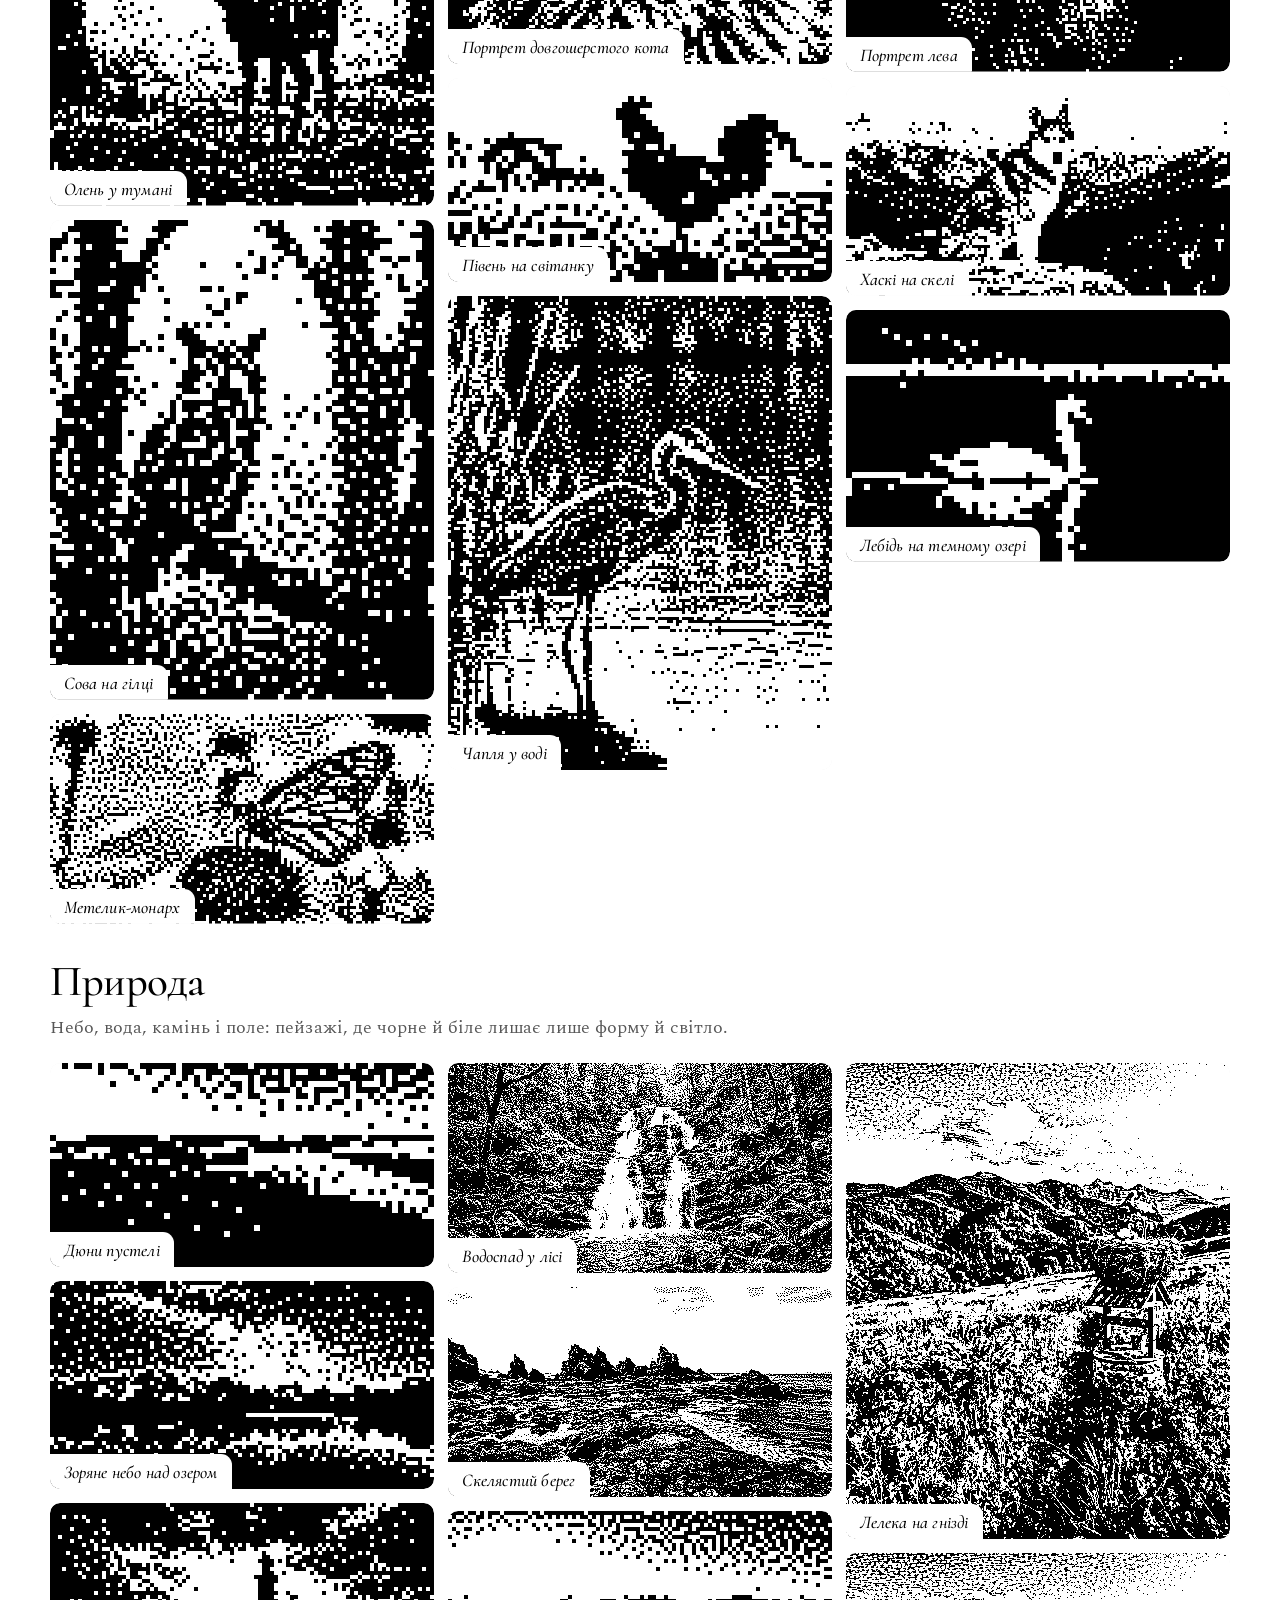
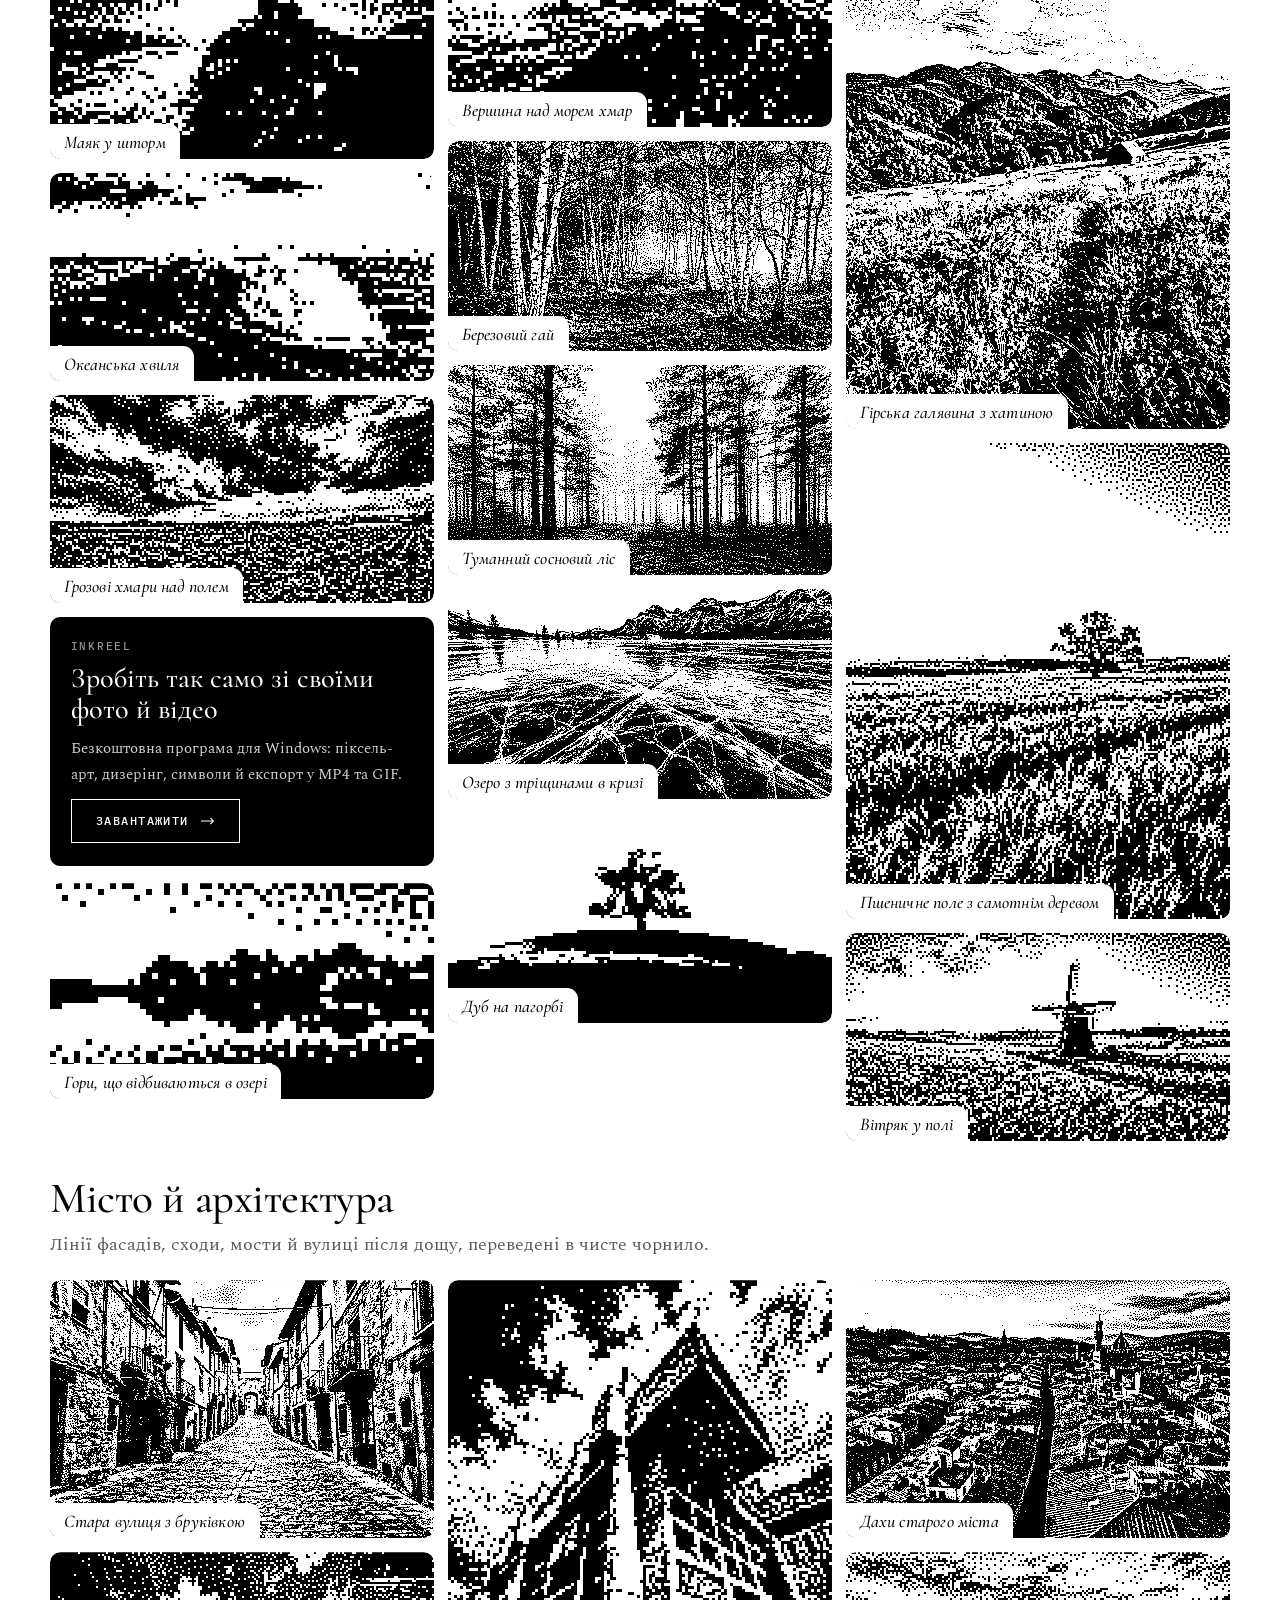
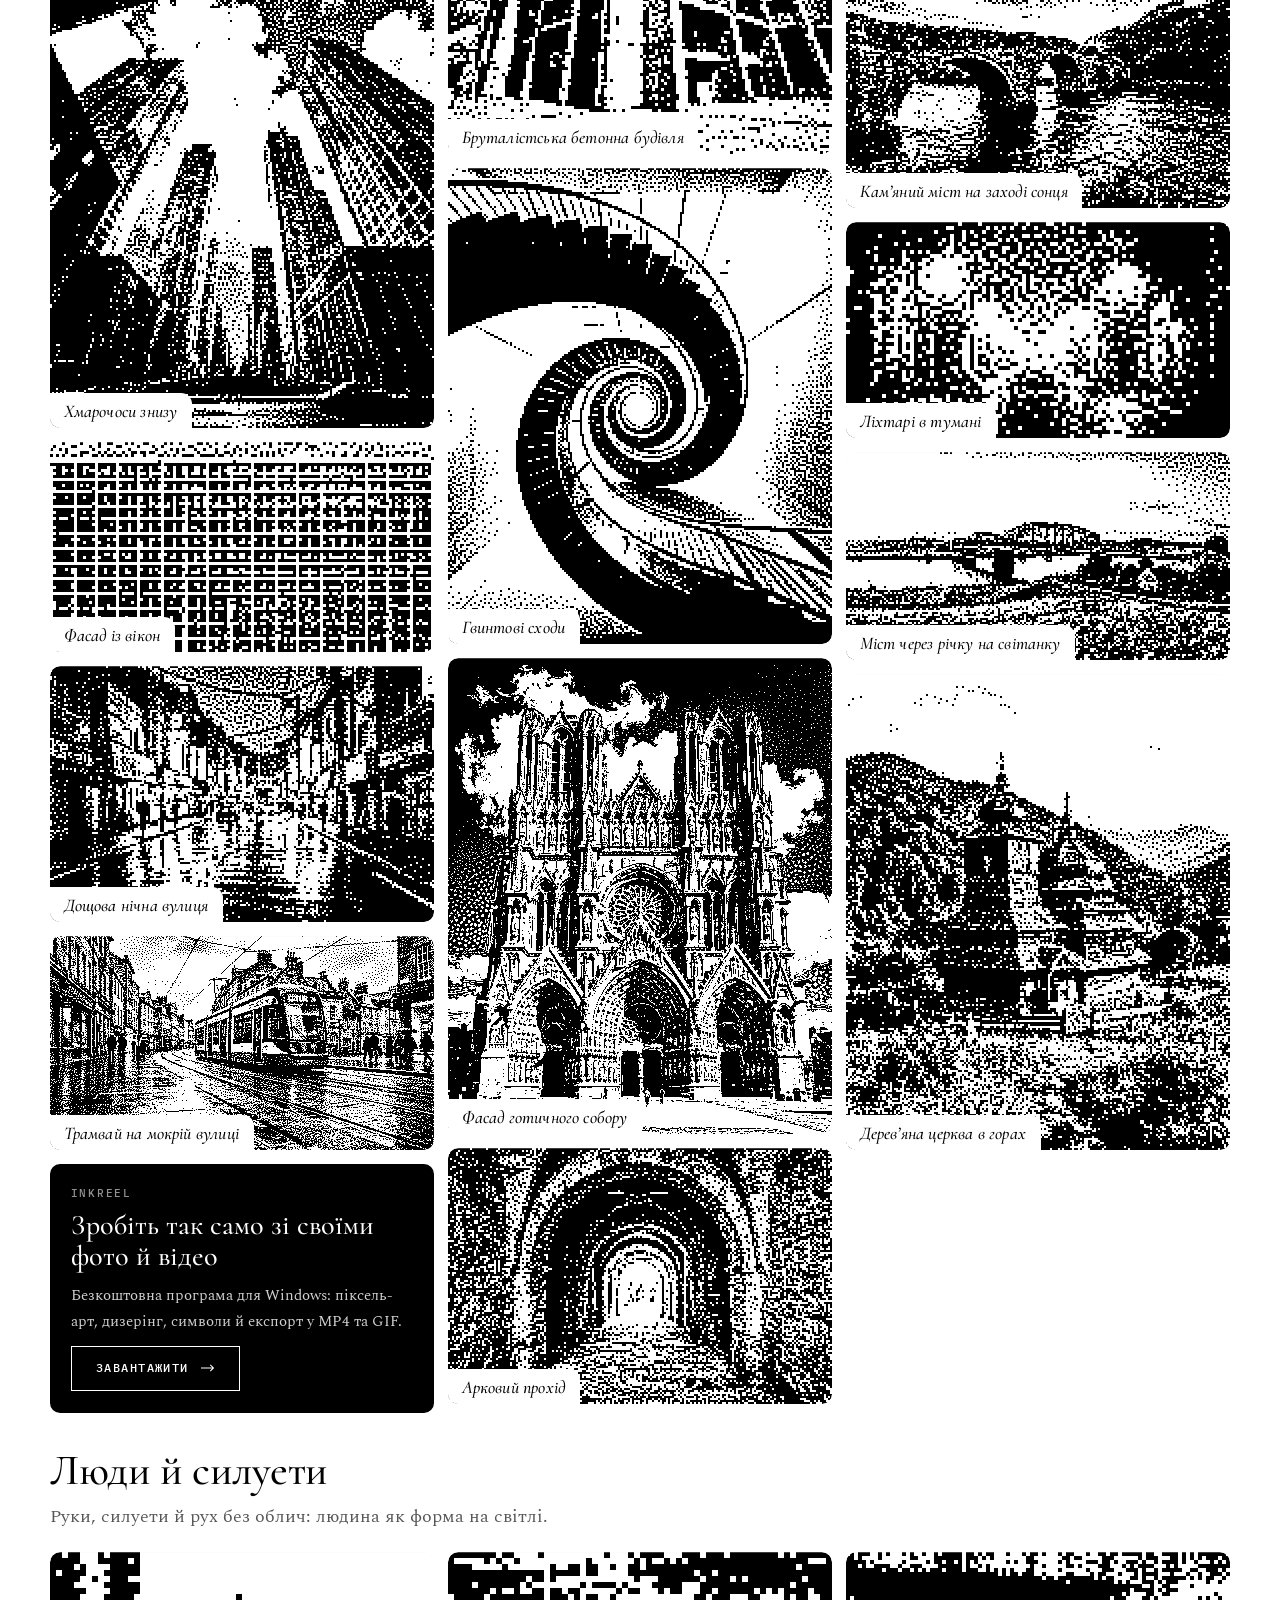
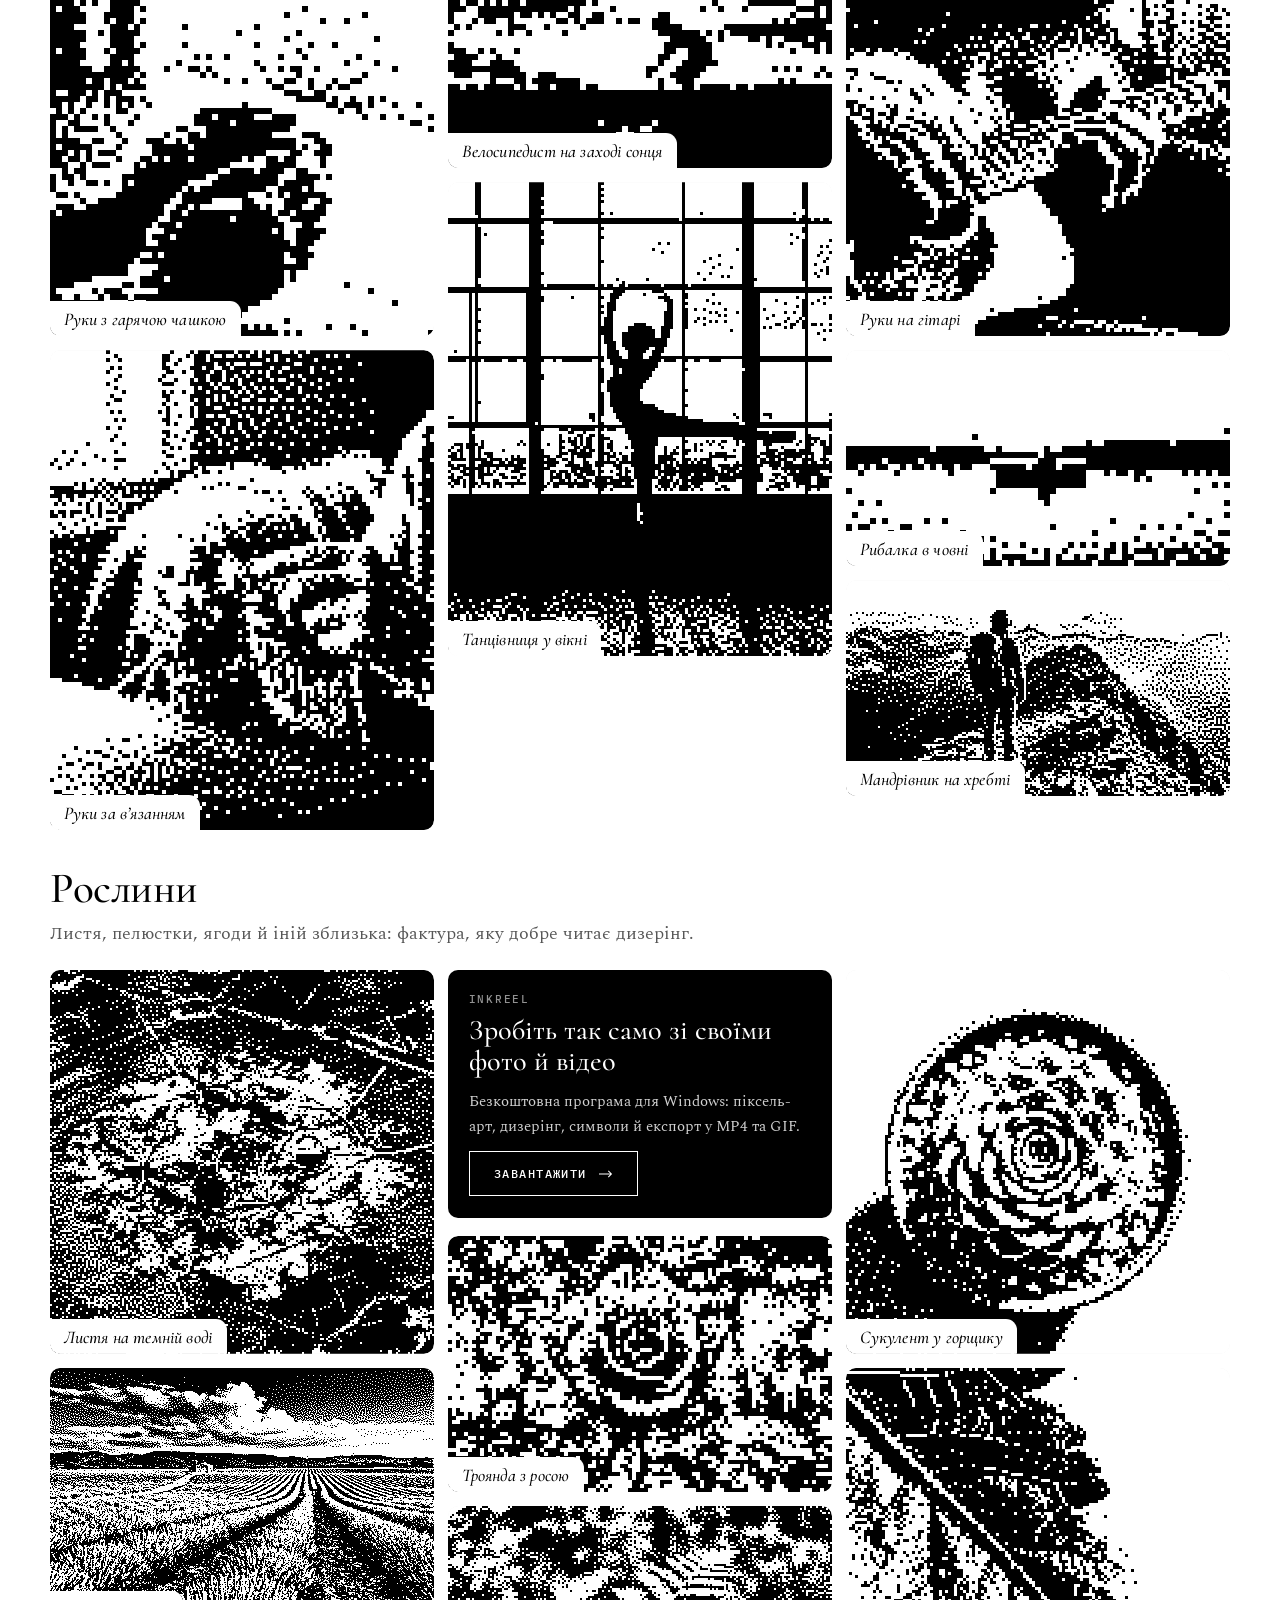
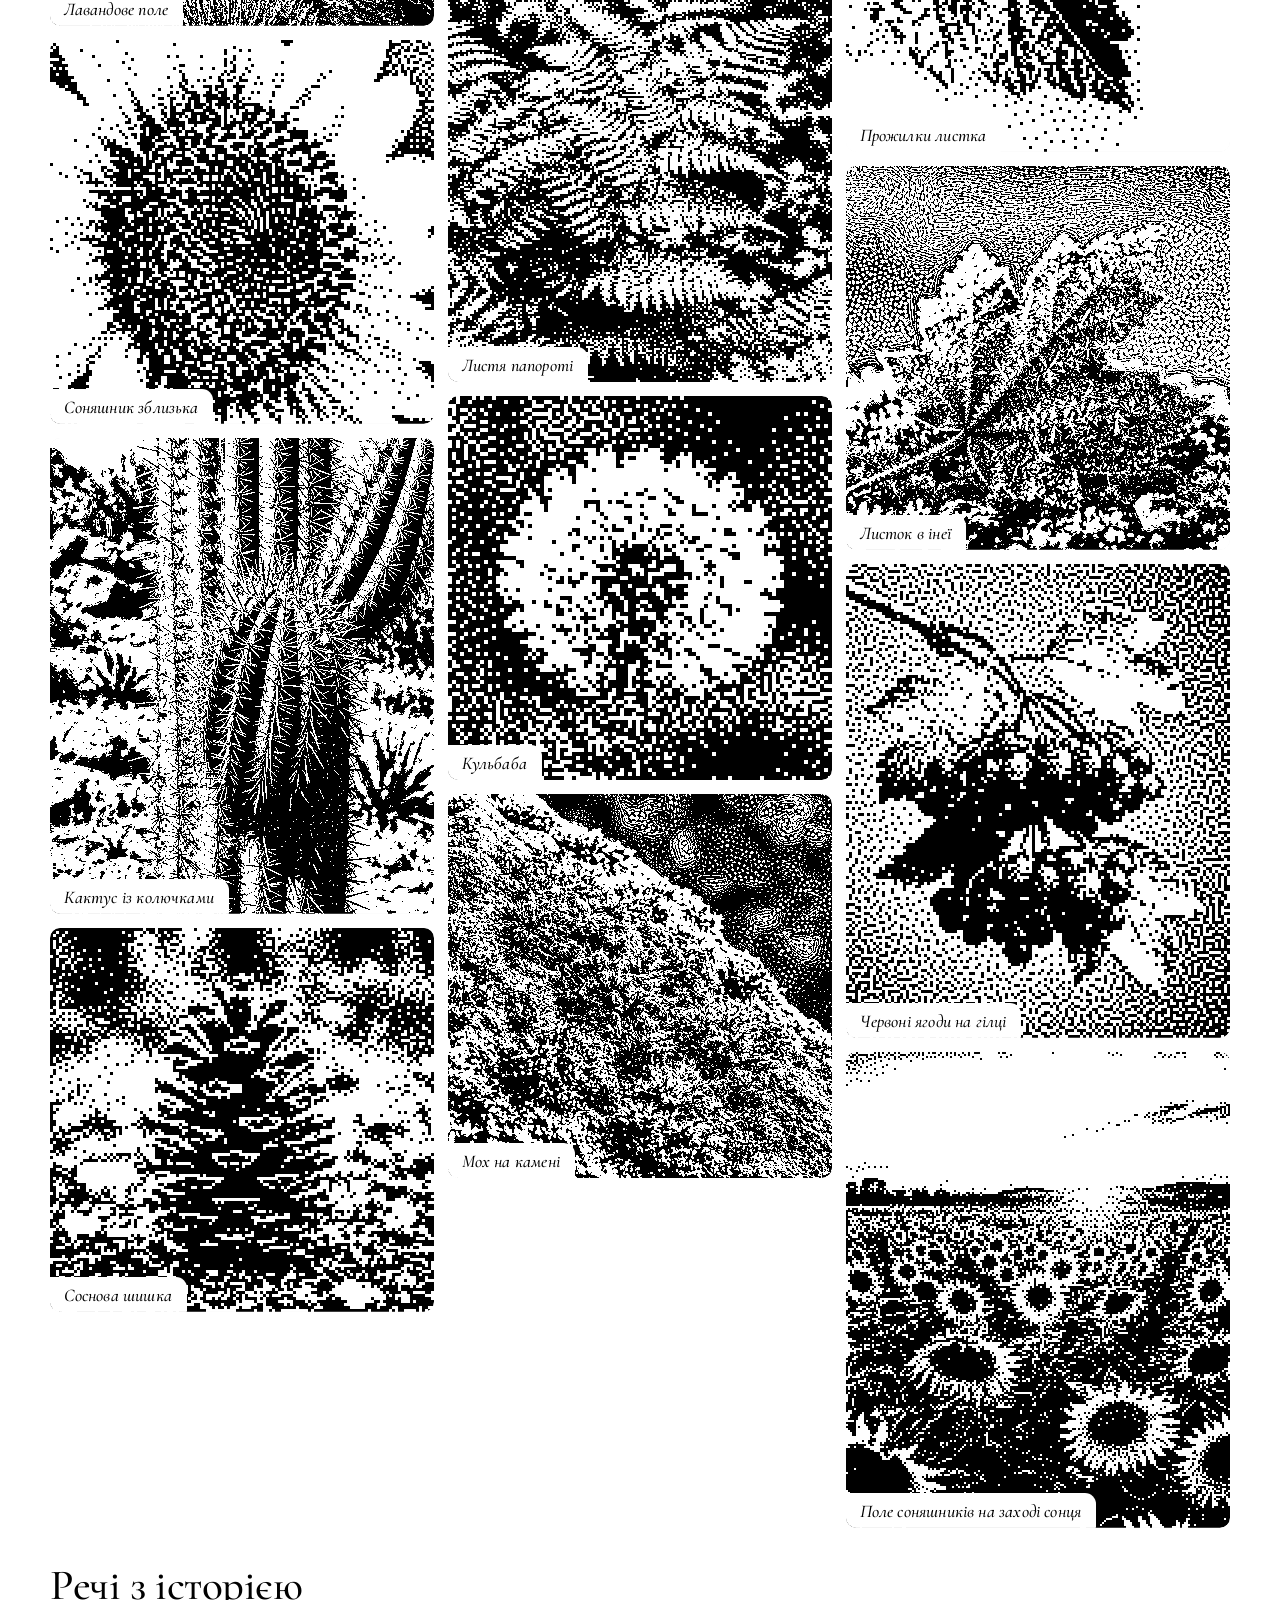
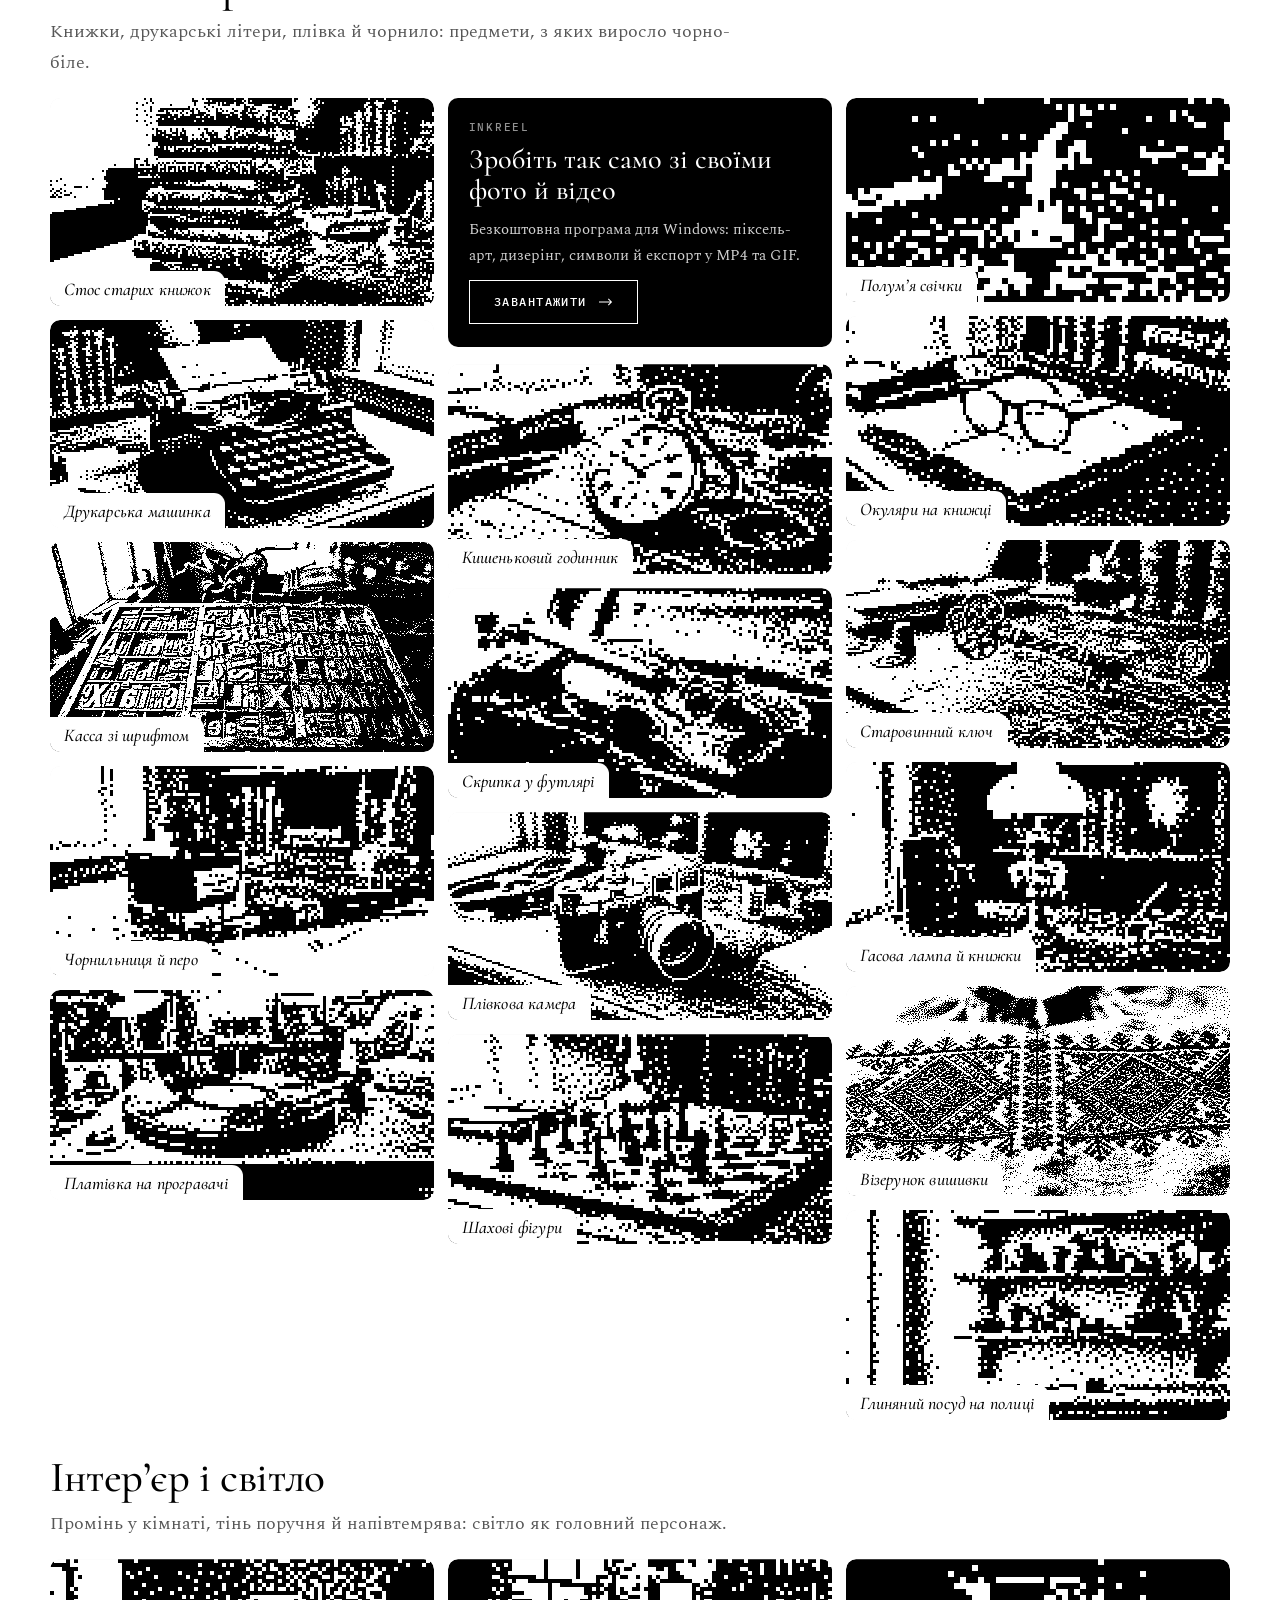
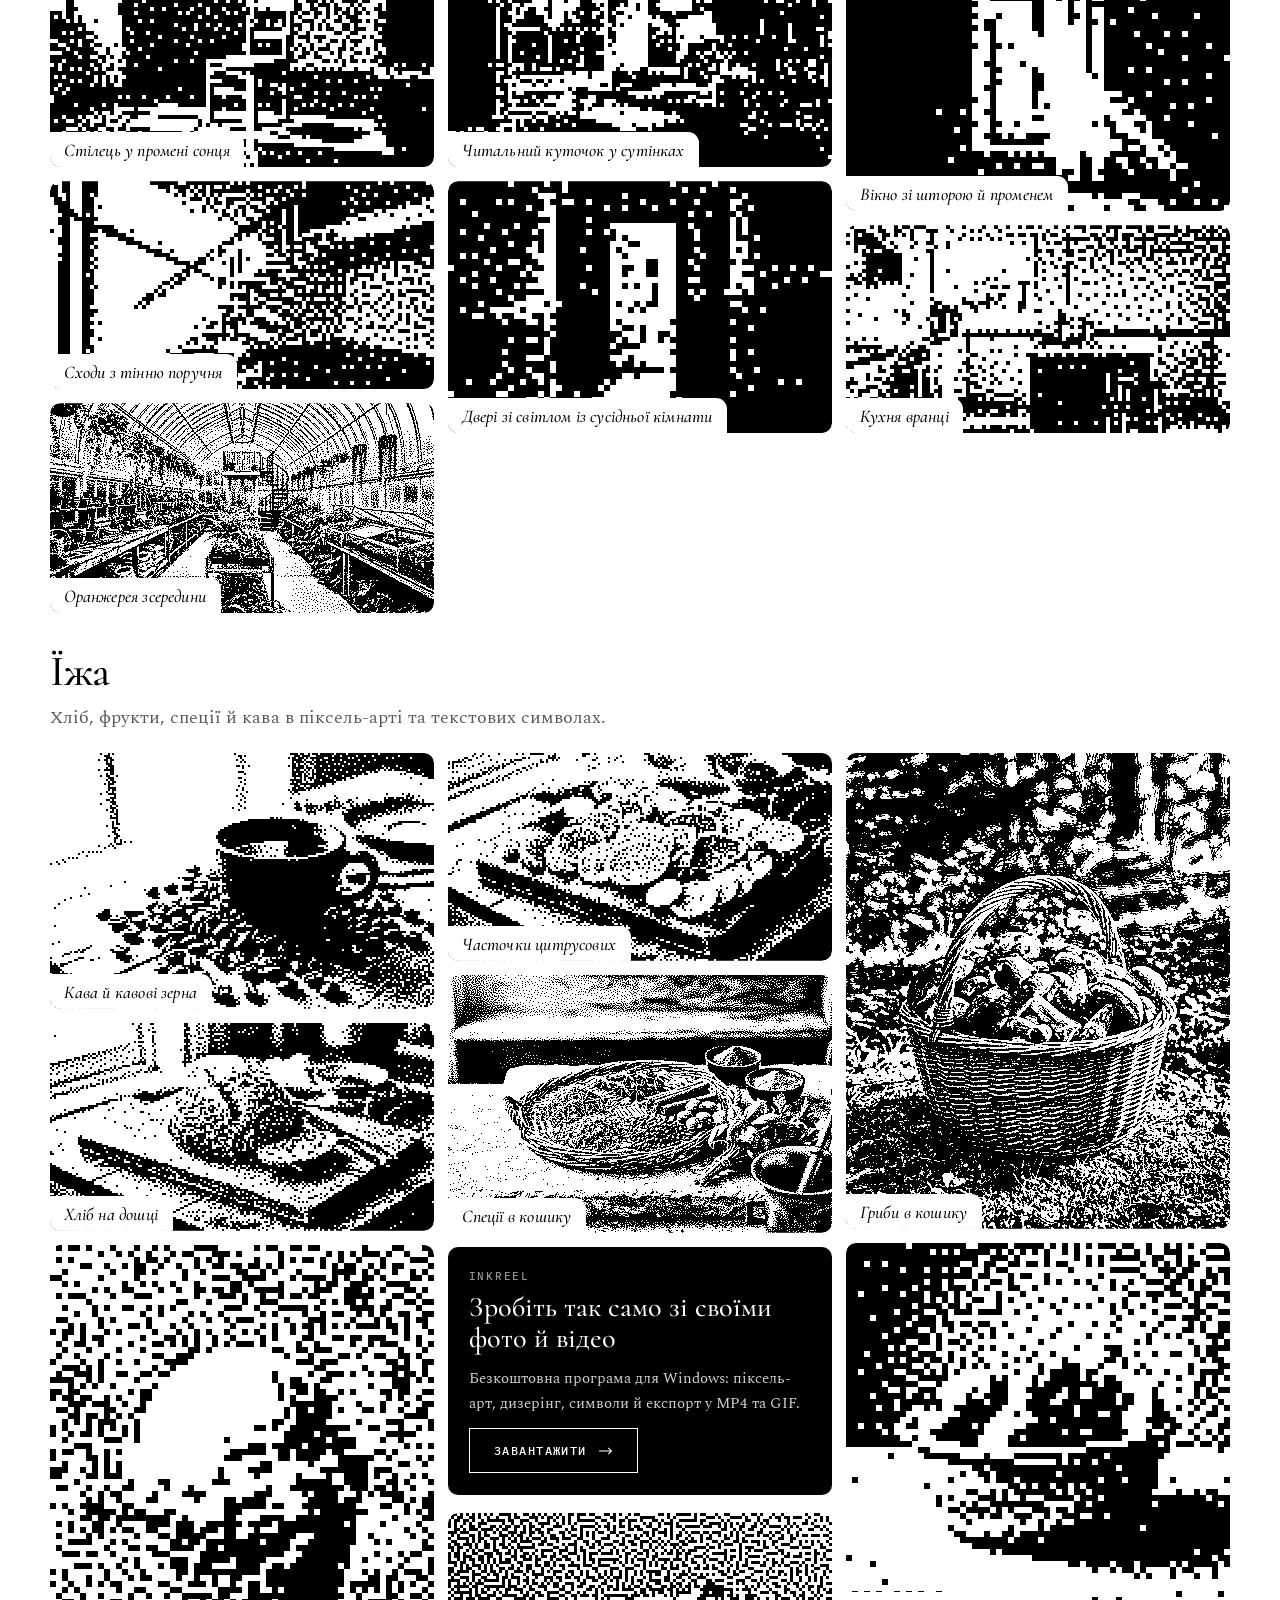
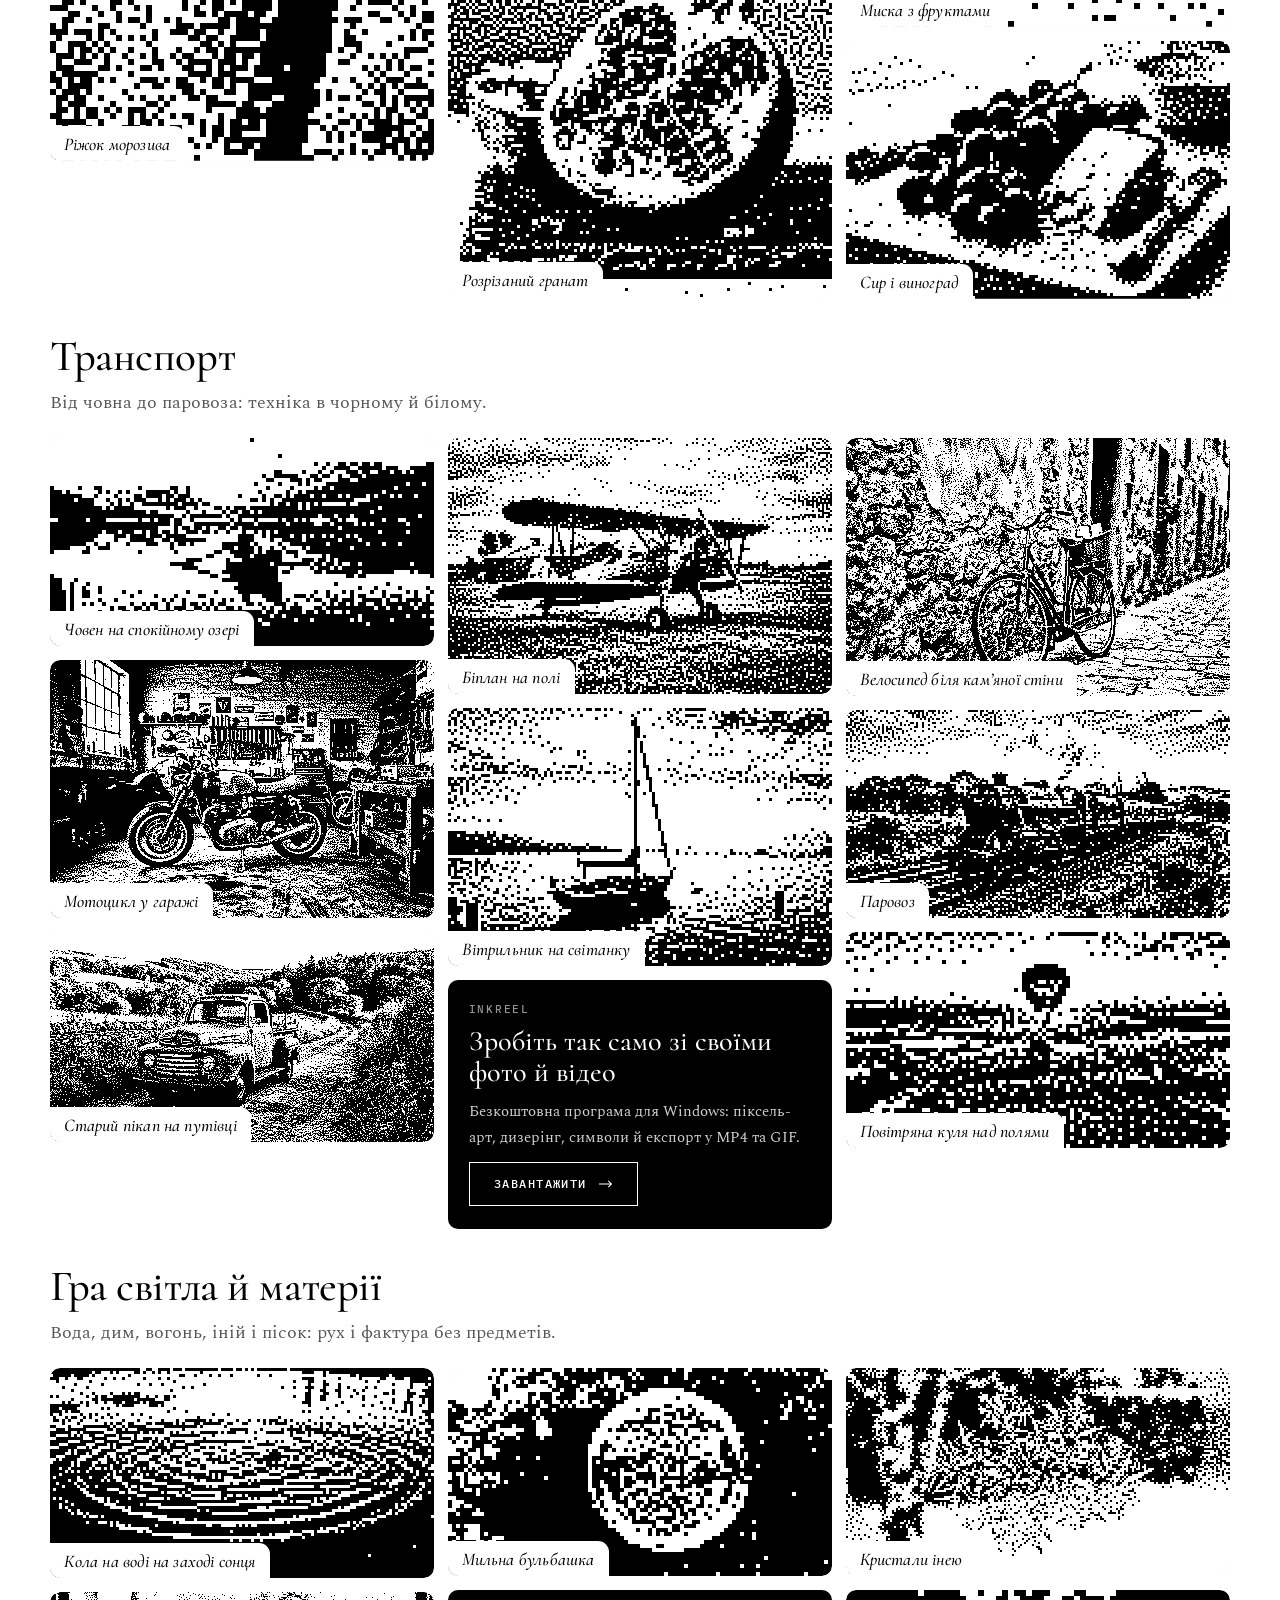
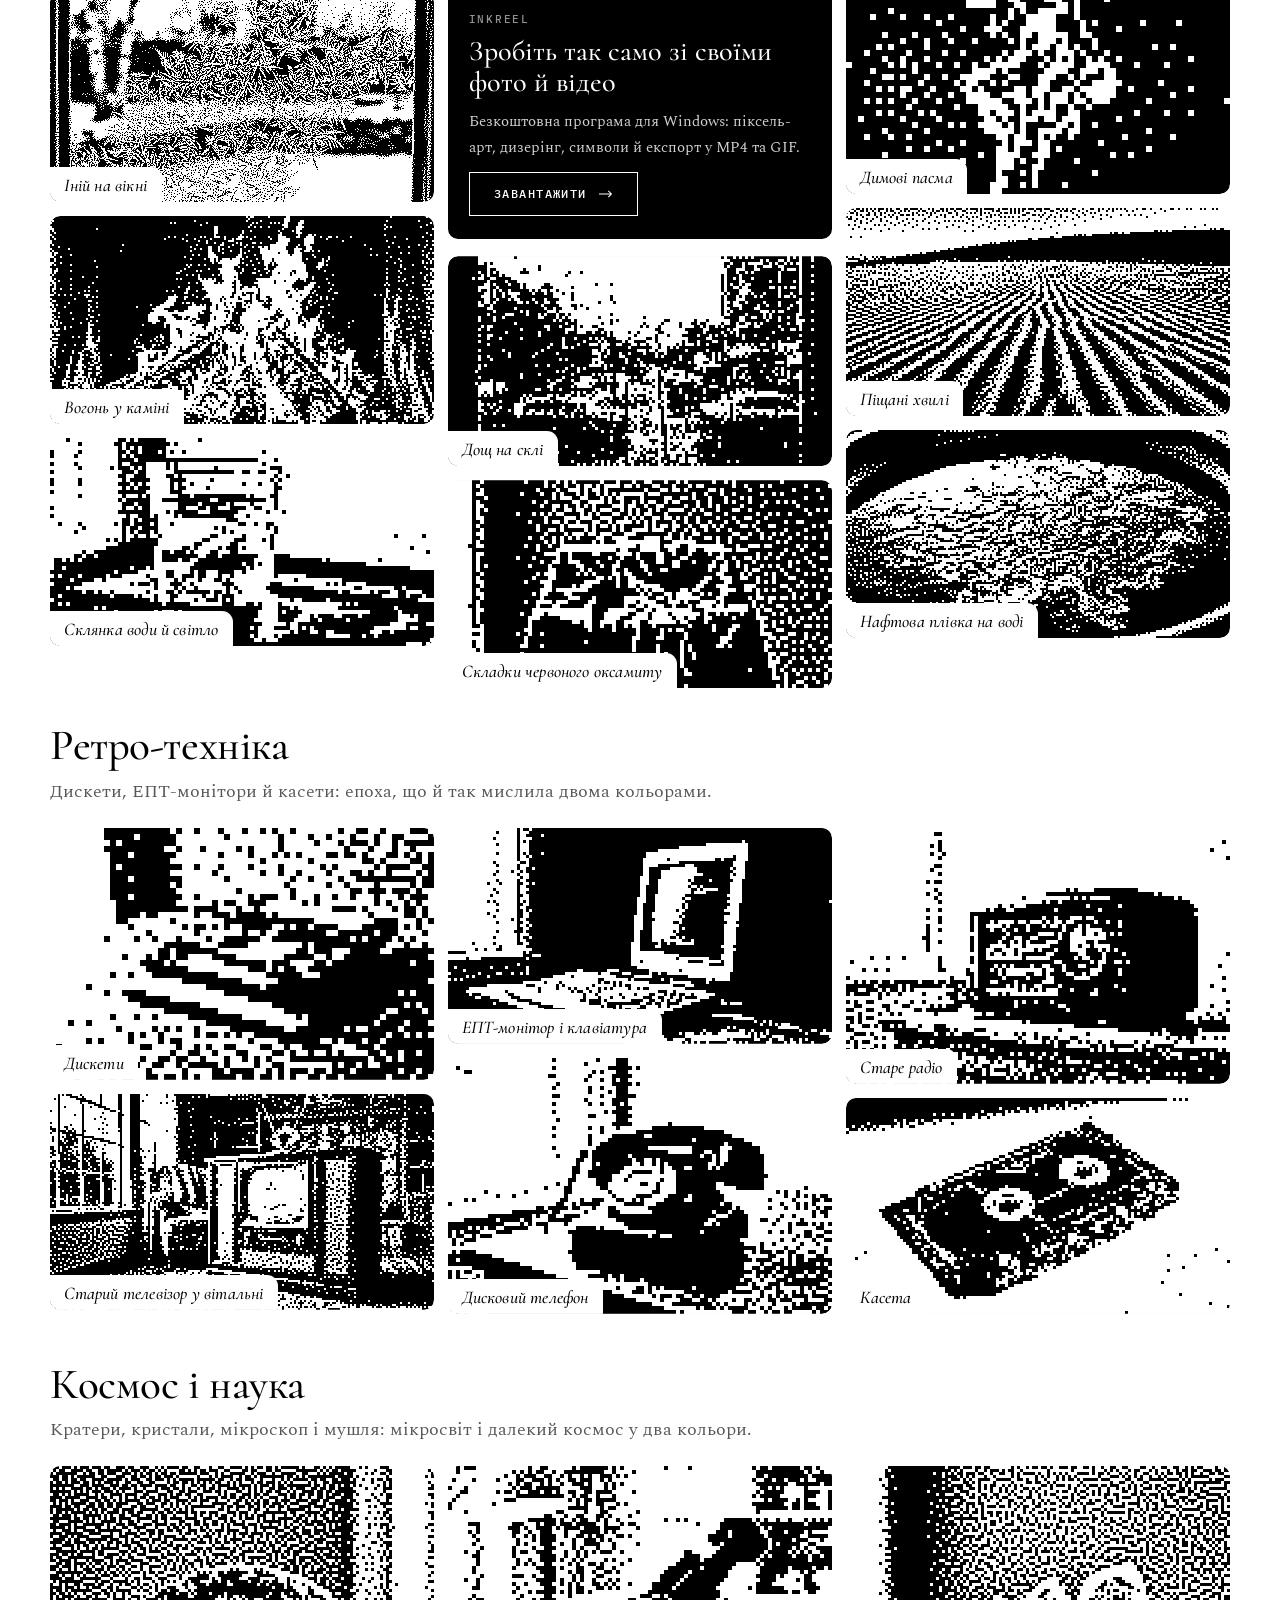
<file: gallery/index.html>
<!doctype html>
<html lang="uk" data-palette="classic">
<head>
<meta charset="utf-8">
<meta name="viewport" content="width=device-width,initial-scale=1">
<meta name="robots" content="index,follow,max-image-preview:large,max-snippet:-1,max-video-preview:-1">
<meta name="googlebot" content="index,follow,max-image-preview:large,max-snippet:-1,max-video-preview:-1">
<meta name="author" content="Raimex">
<meta name="application-name" content="InkReel"><meta name="msvalidate.01" content="93CC189DC408DDAD2BFC4A8EB1A1292C">
<meta name="apple-mobile-web-app-title" content="InkReel">
<meta name="referrer" content="strict-origin-when-cross-origin">
<meta name="format-detection" content="telephone=no">
<meta http-equiv="Content-Security-Policy" content="default-src 'self'; img-src 'self' data:; style-src 'self' 'unsafe-inline'; script-src 'self' 'unsafe-inline'; media-src 'self' blob:; connect-src 'none'; base-uri 'none'; form-action 'none'">
<title>Галерея 1-бітних зображень: піксель-арт, дизерінг і текстові символи | InkReel</title>
<meta name="description" content="131 кадр у двох виглядах: 1-бітний піксель-арт і зображення з текстових символів. Тварини, місто, природа, речі, рослини, ретро-техніка. Зроблено в InkReel, безкоштовно для Windows.">
<link rel="canonical" href="https://inkreel.raimex.space/gallery/">
<link rel="alternate" hreflang="uk" href="https://inkreel.raimex.space/gallery/">
<link rel="alternate" hreflang="en" href="https://inkreel.raimex.space/en/gallery/">
<link rel="alternate" hreflang="x-default" href="https://inkreel.raimex.space/en/gallery/">
<meta name="theme-color" content="#ffffff">
<meta property="og:type" content="website">
<meta property="og:site_name" content="InkReel">
<meta property="og:title" content="Галерея 1-бітних зображень: піксель-арт, дизерінг і текстові символи | InkReel">
<meta property="og:description" content="131 кадр у двох виглядах: 1-бітний піксель-арт і зображення з текстових символів. Тварини, місто, природа, речі, рослини, ретро-техніка. Зроблено в InkReel, безкоштовно для Windows.">
<meta property="og:url" content="https://inkreel.raimex.space/gallery/">
<meta property="og:locale" content="uk_UA">
<meta property="og:image" content="https://inkreel.raimex.space/assets/og-gallery.png">
<meta property="og:image:width" content="1200">
<meta property="og:image:height" content="630">
<meta property="og:image:type" content="image/png">
<meta property="og:image:alt" content="Галерея InkReel: тварини, місто й предмети у двоколірному піксель-арті.">
<meta property="og:locale:alternate" content="en_US">
<meta name="twitter:card" content="summary_large_image">
<meta name="twitter:title" content="Галерея 1-бітних зображень: піксель-арт, дизерінг і текстові символи | InkReel">
<meta name="twitter:description" content="131 кадр у двох виглядах: 1-бітний піксель-арт і зображення з текстових символів. Тварини, місто, природа, речі, рослини, ретро-техніка. Зроблено в InkReel, безкоштовно для Windows.">
<meta name="twitter:image" content="https://inkreel.raimex.space/assets/og-gallery.png">
<meta name="twitter:image:alt" content="Галерея InkReel: тварини, місто й предмети у двоколірному піксель-арті.">
<link rel="icon" href="/favicon.ico" sizes="48x48">
<link rel="icon" href="/assets/favicon.svg" type="image/svg+xml" sizes="any">
<link rel="apple-touch-icon" href="/assets/apple-touch-icon.png">
<link rel="manifest" href="/site.webmanifest">
<link rel="sitemap" type="application/xml" href="/sitemap.xml">
<link rel="preload" href="/assets/fonts/cormorant-cyrillic-500-normal.woff2" as="font" type="font/woff2" crossorigin>
<link rel="preload" href="/assets/fonts/spectral-cyrillic-400-normal.woff2" as="font" type="font/woff2" crossorigin>
<link rel="preload" href="/assets/fonts/cormorant-latin-500-normal.woff2" as="font" type="font/woff2" crossorigin>
<link rel="preload" href="/assets/fonts/spectral-latin-400-normal.woff2" as="font" type="font/woff2" crossorigin>
<link rel="stylesheet" href="/assets/style.css?v=7b4b639d">
<script>try{var d=document.documentElement,s=localStorage,p=s.getItem('inkreel-palette');if(p){d.setAttribute('data-palette',p)}if(s.getItem('inkreel-flip')==='1'){d.setAttribute('data-flip','')}if(s.getItem('inkreel-seen')==='1'){d.className+=' seen'}}catch(e){}document.documentElement.className+=' js';</script>
<script defer src="/assets/site.js"></script>

<script defer src="/assets/gallery.js?v=20a15aad"></script>
<script type="application/ld+json">{"@context":"https://schema.org","@graph":[{"@type":"CollectionPage","@id":"https://inkreel.raimex.space/gallery/#webpage","url":"https://inkreel.raimex.space/gallery/","name":"Галерея 1-бітних зображень: піксель-арт, дизерінг і текстові символи | InkReel","description":"131 кадр у двох виглядах: 1-бітний піксель-арт і зображення з текстових символів. Тварини, місто, природа, речі, рослини, ретро-техніка. Зроблено в InkReel, безкоштовно для Windows.","inLanguage":"uk","isPartOf":{"@id":"https://inkreel.raimex.space/#website"},"about":{"@id":"https://inkreel.raimex.space/#app"},"hasPart":[{"@type":"ImageObject","contentUrl":"https://inkreel.raimex.space/assets/gallery/black-horse-in-mist-1-bit-pixel-art.webp","thumbnailUrl":"https://inkreel.raimex.space/assets/gallery/black-horse-in-mist-1-bit-pixel-art.webp","name":"Чорний кінь у тумані","caption":"Чорний кінь у тумані: 1-бітний піксель-арт","width":768,"height":416,"encodingFormat":"image/webp","creator":{"@type":"Organization","name":"Raimex","url":"https://inkreel.raimex.space/"},"creditText":"InkReel","copyrightNotice":"© 2026 Raimex","license":"https://creativecommons.org/licenses/by/4.0/","acquireLicensePage":"https://inkreel.raimex.space/gallery/#license","inLanguage":"uk"},{"@type":"ImageObject","contentUrl":"https://inkreel.raimex.space/assets/gallery/hedgehog-in-autumn-leaves-1-bit-pixel-art.webp","thumbnailUrl":"https://inkreel.raimex.space/assets/gallery/hedgehog-in-autumn-leaves-1-bit-pixel-art.webp","name":"Їжак в осінньому листі","caption":"Їжак в осінньому листі: 1-бітний піксель-арт","width":768,"height":692,"encodingFormat":"image/webp","creator":{"@type":"Organization","name":"Raimex","url":"https://inkreel.raimex.space/"},"creditText":"InkReel","copyrightNotice":"© 2026 Raimex","license":"https://creativecommons.org/licenses/by/4.0/","acquireLicensePage":"https://inkreel.raimex.space/gallery/#license","inLanguage":"uk"},{"@type":"ImageObject","contentUrl":"https://inkreel.raimex.space/assets/gallery/stag-in-fog-1-bit-pixel-art.webp","thumbnailUrl":"https://inkreel.raimex.space/assets/gallery/stag-in-fog-1-bit-pixel-art.webp","name":"Олень у тумані","caption":"Олень у тумані: 1-бітний піксель-арт","width":768,"height":960,"encodingFormat":"image/webp","creator":{"@type":"Organization","name":"Raimex","url":"https://inkreel.raimex.space/"},"creditText":"InkReel","copyrightNotice":"© 2026 Raimex","license":"https://creativecommons.org/licenses/by/4.0/","acquireLicensePage":"https://inkreel.raimex.space/gallery/#license","inLanguage":"uk"},{"@type":"ImageObject","contentUrl":"https://inkreel.raimex.space/assets/gallery/owl-on-a-branch-1-bit-pixel-art.webp","thumbnailUrl":"https://inkreel.raimex.space/assets/gallery/owl-on-a-branch-1-bit-pixel-art.webp","name":"Сова на гілці","caption":"Сова на гілці: 1-бітний піксель-арт","width":768,"height":960,"encodingFormat":"image/webp","creator":{"@type":"Organization","name":"Raimex","url":"https://inkreel.raimex.space/"},"creditText":"InkReel","copyrightNotice":"© 2026 Raimex","license":"https://creativecommons.org/licenses/by/4.0/","acquireLicensePage":"https://inkreel.raimex.space/gallery/#license","inLanguage":"uk"},{"@type":"ImageObject","contentUrl":"https://inkreel.raimex.space/assets/gallery/monarch-butterfly-1-bit-pixel-art.webp","thumbnailUrl":"https://inkreel.raimex.space/assets/gallery/monarch-butterfly-1-bit-pixel-art.webp","name":"Метелик-монарх","caption":"Метелик-монарх: 1-бітний піксель-арт","width":768,"height":420,"encodingFormat":"image/webp","creator":{"@type":"Organization","name":"Raimex","url":"https://inkreel.raimex.space/"},"creditText":"InkReel","copyrightNotice":"© 2026 Raimex","license":"https://creativecommons.org/licenses/by/4.0/","acquireLicensePage":"https://inkreel.raimex.space/gallery/#license","inLanguage":"uk"},{"@type":"ImageObject","contentUrl":"https://inkreel.raimex.space/assets/gallery/red-fox-in-snow-1-bit-pixel-art.webp","thumbnailUrl":"https://inkreel.raimex.space/assets/gallery/red-fox-in-snow-1-bit-pixel-art.webp","name":"Руда лисиця на снігу","caption":"Руда лисиця на снігу: 1-бітний піксель-арт","width":768,"height":512,"encodingFormat":"image/webp","creator":{"@type":"Organization","name":"Raimex","url":"https://inkreel.raimex.space/"},"creditText":"InkReel","copyrightNotice":"© 2026 Raimex","license":"https://creativecommons.org/licenses/by/4.0/","acquireLicensePage":"https://inkreel.raimex.space/gallery/#license","inLanguage":"uk"},{"@type":"ImageObject","contentUrl":"https://inkreel.raimex.space/assets/gallery/long-haired-cat-portrait-1-bit-pixel-art.webp","thumbnailUrl":"https://inkreel.raimex.space/assets/gallery/long-haired-cat-portrait-1-bit-pixel-art.webp","name":"Портрет довгошерстого кота","caption":"Портрет довгошерстого кота: 1-бітний піксель-арт","width":768,"height":768,"encodingFormat":"image/webp","creator":{"@type":"Organization","name":"Raimex","url":"https://inkreel.raimex.space/"},"creditText":"InkReel","copyrightNotice":"© 2026 Raimex","license":"https://creativecommons.org/licenses/by/4.0/","acquireLicensePage":"https://inkreel.raimex.space/gallery/#license","inLanguage":"uk"},{"@type":"ImageObject","contentUrl":"https://inkreel.raimex.space/assets/gallery/rooster-at-dawn-1-bit-pixel-art.webp","thumbnailUrl":"https://inkreel.raimex.space/assets/gallery/rooster-at-dawn-1-bit-pixel-art.webp","name":"Півень на світанку","caption":"Півень на світанку: 1-бітний піксель-арт","width":768,"height":408,"encodingFormat":"image/webp","creator":{"@type":"Organization","name":"Raimex","url":"https://inkreel.raimex.space/"},"creditText":"InkReel","copyrightNotice":"© 2026 Raimex","license":"https://creativecommons.org/licenses/by/4.0/","acquireLicensePage":"https://inkreel.raimex.space/gallery/#license","inLanguage":"uk"},{"@type":"ImageObject","contentUrl":"https://inkreel.raimex.space/assets/gallery/heron-in-water-1-bit-pixel-art.webp","thumbnailUrl":"https://inkreel.raimex.space/assets/gallery/heron-in-water-1-bit-pixel-art.webp","name":"Чапля у воді","caption":"Чапля у воді: 1-бітний піксель-арт","width":768,"height":948,"encodingFormat":"image/webp","creator":{"@type":"Organization","name":"Raimex","url":"https://inkreel.raimex.space/"},"creditText":"InkReel","copyrightNotice":"© 2026 Raimex","license":"https://creativecommons.org/licenses/by/4.0/","acquireLicensePage":"https://inkreel.raimex.space/gallery/#license","inLanguage":"uk"},{"@type":"ImageObject","contentUrl":"https://inkreel.raimex.space/assets/gallery/border-collie-running-1-bit-pixel-art.webp","thumbnailUrl":"https://inkreel.raimex.space/assets/gallery/border-collie-running-1-bit-pixel-art.webp","name":"Бордер-коллі на бігу","caption":"Бордер-коллі на бігу: 1-бітний піксель-арт","width":768,"height":432,"encodingFormat":"image/webp","creator":{"@type":"Organization","name":"Raimex","url":"https://inkreel.raimex.space/"},"creditText":"InkReel","copyrightNotice":"© 2026 Raimex","license":"https://creativecommons.org/licenses/by/4.0/","acquireLicensePage":"https://inkreel.raimex.space/gallery/#license","inLanguage":"uk"},{"@type":"ImageObject","contentUrl":"https://inkreel.raimex.space/assets/gallery/highland-cow-1-bit-pixel-art.webp","thumbnailUrl":"https://inkreel.raimex.space/assets/gallery/highland-cow-1-bit-pixel-art.webp","name":"Горська корова","caption":"Горська корова: 1-бітний піксель-арт","width":768,"height":420,"encodingFormat":"image/webp","creator":{"@type":"Organization","name":"Raimex","url":"https://inkreel.raimex.space/"},"creditText":"InkReel","copyrightNotice":"© 2026 Raimex","license":"https://creativecommons.org/licenses/by/4.0/","acquireLicensePage":"https://inkreel.raimex.space/gallery/#license","inLanguage":"uk"},{"@type":"ImageObject","contentUrl":"https://inkreel.raimex.space/assets/gallery/lion-portrait-1-bit-pixel-art.webp","thumbnailUrl":"https://inkreel.raimex.space/assets/gallery/lion-portrait-1-bit-pixel-art.webp","name":"Портрет лева","caption":"Портрет лева: 1-бітний піксель-арт","width":768,"height":948,"encodingFormat":"image/webp","creator":{"@type":"Organization","name":"Raimex","url":"https://inkreel.raimex.space/"},"creditText":"InkReel","copyrightNotice":"© 2026 Raimex","license":"https://creativecommons.org/licenses/by/4.0/","acquireLicensePage":"https://inkreel.raimex.space/gallery/#license","inLanguage":"uk"},{"@type":"ImageObject","contentUrl":"https://inkreel.raimex.space/assets/gallery/husky-on-a-rock-1-bit-pixel-art.webp","thumbnailUrl":"https://inkreel.raimex.space/assets/gallery/husky-on-a-rock-1-bit-pixel-art.webp","name":"Хаскі на скелі","caption":"Хаскі на скелі: 1-бітний піксель-арт","width":768,"height":420,"encodingFormat":"image/webp","creator":{"@type":"Organization","name":"Raimex","url":"https://inkreel.raimex.space/"},"creditText":"InkReel","copyrightNotice":"© 2026 Raimex","license":"https://creativecommons.org/licenses/by/4.0/","acquireLicensePage":"https://inkreel.raimex.space/gallery/#license","inLanguage":"uk"},{"@type":"ImageObject","contentUrl":"https://inkreel.raimex.space/assets/gallery/swan-on-a-dark-lake-1-bit-pixel-art.webp","thumbnailUrl":"https://inkreel.raimex.space/assets/gallery/swan-on-a-dark-lake-1-bit-pixel-art.webp","name":"Лебідь на темному озері","caption":"Лебідь на темному озері: 1-бітний піксель-арт","width":768,"height":504,"encodingFormat":"image/webp","creator":{"@type":"Organization","name":"Raimex","url":"https://inkreel.raimex.space/"},"creditText":"InkReel","copyrightNotice":"© 2026 Raimex","license":"https://creativecommons.org/licenses/by/4.0/","acquireLicensePage":"https://inkreel.raimex.space/gallery/#license","inLanguage":"uk"},{"@type":"ImageObject","contentUrl":"https://inkreel.raimex.space/assets/gallery/desert-dunes-1-bit-pixel-art.webp","thumbnailUrl":"https://inkreel.raimex.space/assets/gallery/desert-dunes-1-bit-pixel-art.webp","name":"Дюни пустелі","caption":"Дюни пустелі: 1-бітний піксель-арт","width":768,"height":408,"encodingFormat":"image/webp","creator":{"@type":"Organization","name":"Raimex","url":"https://inkreel.raimex.space/"},"creditText":"InkReel","copyrightNotice":"© 2026 Raimex","license":"https://creativecommons.org/licenses/by/4.0/","acquireLicensePage":"https://inkreel.raimex.space/gallery/#license","inLanguage":"uk"},{"@type":"ImageObject","contentUrl":"https://inkreel.raimex.space/assets/gallery/starry-sky-over-a-lake-1-bit-pixel-art.webp","thumbnailUrl":"https://inkreel.raimex.space/assets/gallery/starry-sky-over-a-lake-1-bit-pixel-art.webp","name":"Зоряне небо над озером","caption":"Зоряне небо над озером: 1-бітний піксель-арт","width":768,"height":416,"encodingFormat":"image/webp","creator":{"@type":"Organization","name":"Raimex","url":"https://inkreel.raimex.space/"},"creditText":"InkReel","copyrightNotice":"© 2026 Raimex","license":"https://creativecommons.org/licenses/by/4.0/","acquireLicensePage":"https://inkreel.raimex.space/gallery/#license","inLanguage":"uk"},{"@type":"ImageObject","contentUrl":"https://inkreel.raimex.space/assets/gallery/lighthouse-in-storm-1-bit-pixel-art.webp","thumbnailUrl":"https://inkreel.raimex.space/assets/gallery/lighthouse-in-storm-1-bit-pixel-art.webp","name":"Маяк у шторм","caption":"Маяк у шторм: 1-бітний піксель-арт","width":768,"height":512,"encodingFormat":"image/webp","creator":{"@type":"Organization","name":"Raimex","url":"https://inkreel.raimex.space/"},"creditText":"InkReel","copyrightNotice":"© 2026 Raimex","license":"https://creativecommons.org/licenses/by/4.0/","acquireLicensePage":"https://inkreel.raimex.space/gallery/#license","inLanguage":"uk"},{"@type":"ImageObject","contentUrl":"https://inkreel.raimex.space/assets/gallery/ocean-wave-1-bit-pixel-art.webp","thumbnailUrl":"https://inkreel.raimex.space/assets/gallery/ocean-wave-1-bit-pixel-art.webp","name":"Океанська хвиля","caption":"Океанська хвиля: 1-бітний піксель-арт","width":768,"height":416,"encodingFormat":"image/webp","creator":{"@type":"Organization","name":"Raimex","url":"https://inkreel.raimex.space/"},"creditText":"InkReel","copyrightNotice":"© 2026 Raimex","license":"https://creativecommons.org/licenses/by/4.0/","acquireLicensePage":"https://inkreel.raimex.space/gallery/#license","inLanguage":"uk"},{"@type":"ImageObject","contentUrl":"https://inkreel.raimex.space/assets/gallery/storm-clouds-over-field-1-bit-pixel-art.webp","thumbnailUrl":"https://inkreel.raimex.space/assets/gallery/storm-clouds-over-field-1-bit-pixel-art.webp","name":"Грозові хмари над полем","caption":"Грозові хмари над полем: 1-бітний піксель-арт","width":768,"height":416,"encodingFormat":"image/webp","creator":{"@type":"Organization","name":"Raimex","url":"https://inkreel.raimex.space/"},"creditText":"InkReel","copyrightNotice":"© 2026 Raimex","license":"https://creativecommons.org/licenses/by/4.0/","acquireLicensePage":"https://inkreel.raimex.space/gallery/#license","inLanguage":"uk"},{"@type":"ImageObject","contentUrl":"https://inkreel.raimex.space/assets/gallery/mountain-lake-reflection-1-bit-pixel-art.webp","thumbnailUrl":"https://inkreel.raimex.space/assets/gallery/mountain-lake-reflection-1-bit-pixel-art.webp","name":"Гори, що відбиваються в озері","caption":"Гори, що відбиваються в озері: 1-бітний піксель-арт","width":768,"height":432,"encodingFormat":"image/webp","creator":{"@type":"Organization","name":"Raimex","url":"https://inkreel.raimex.space/"},"creditText":"InkReel","copyrightNotice":"© 2026 Raimex","license":"https://creativecommons.org/licenses/by/4.0/","acquireLicensePage":"https://inkreel.raimex.space/gallery/#license","inLanguage":"uk"},{"@type":"ImageObject","contentUrl":"https://inkreel.raimex.space/assets/gallery/forest-waterfall-1-bit-pixel-art.webp","thumbnailUrl":"https://inkreel.raimex.space/assets/gallery/forest-waterfall-1-bit-pixel-art.webp","name":"Водоспад у лісі","caption":"Водоспад у лісі: 1-бітний піксель-арт","width":768,"height":420,"encodingFormat":"image/webp","creator":{"@type":"Organization","name":"Raimex","url":"https://inkreel.raimex.space/"},"creditText":"InkReel","copyrightNotice":"© 2026 Raimex","license":"https://creativecommons.org/licenses/by/4.0/","acquireLicensePage":"https://inkreel.raimex.space/gallery/#license","inLanguage":"uk"},{"@type":"ImageObject","contentUrl":"https://inkreel.raimex.space/assets/gallery/rocky-coast-1-bit-pixel-art.webp","thumbnailUrl":"https://inkreel.raimex.space/assets/gallery/rocky-coast-1-bit-pixel-art.webp","name":"Скелястий берег","caption":"Скелястий берег: 1-бітний піксель-арт","width":768,"height":420,"encodingFormat":"image/webp","creator":{"@type":"Organization","name":"Raimex","url":"https://inkreel.raimex.space/"},"creditText":"InkReel","copyrightNotice":"© 2026 Raimex","license":"https://creativecommons.org/licenses/by/4.0/","acquireLicensePage":"https://inkreel.raimex.space/gallery/#license","inLanguage":"uk"},{"@type":"ImageObject","contentUrl":"https://inkreel.raimex.space/assets/gallery/peak-above-sea-of-clouds-1-bit-pixel-art.webp","thumbnailUrl":"https://inkreel.raimex.space/assets/gallery/peak-above-sea-of-clouds-1-bit-pixel-art.webp","name":"Вершина над морем хмар","caption":"Вершина над морем хмар: 1-бітний піксель-арт","width":768,"height":432,"encodingFormat":"image/webp","creator":{"@type":"Organization","name":"Raimex","url":"https://inkreel.raimex.space/"},"creditText":"InkReel","copyrightNotice":"© 2026 Raimex","license":"https://creativecommons.org/licenses/by/4.0/","acquireLicensePage":"https://inkreel.raimex.space/gallery/#license","inLanguage":"uk"},{"@type":"ImageObject","contentUrl":"https://inkreel.raimex.space/assets/gallery/birch-forest-1-bit-pixel-art.webp","thumbnailUrl":"https://inkreel.raimex.space/assets/gallery/birch-forest-1-bit-pixel-art.webp","name":"Березовий гай","caption":"Березовий гай: 1-бітний піксель-арт","width":768,"height":420,"encodingFormat":"image/webp","creator":{"@type":"Organization","name":"Raimex","url":"https://inkreel.raimex.space/"},"creditText":"InkReel","copyrightNotice":"© 2026 Raimex","license":"https://creativecommons.org/licenses/by/4.0/","acquireLicensePage":"https://inkreel.raimex.space/gallery/#license","inLanguage":"uk"},{"@type":"ImageObject","contentUrl":"https://inkreel.raimex.space/assets/gallery/foggy-pine-forest-1-bit-pixel-art.webp","thumbnailUrl":"https://inkreel.raimex.space/assets/gallery/foggy-pine-forest-1-bit-pixel-art.webp","name":"Туманний сосновий ліс","caption":"Туманний сосновий ліс: 1-бітний піксель-арт","width":768,"height":420,"encodingFormat":"image/webp","creator":{"@type":"Organization","name":"Raimex","url":"https://inkreel.raimex.space/"},"creditText":"InkReel","copyrightNotice":"© 2026 Raimex","license":"https://creativecommons.org/licenses/by/4.0/","acquireLicensePage":"https://inkreel.raimex.space/gallery/#license","inLanguage":"uk"},{"@type":"ImageObject","contentUrl":"https://inkreel.raimex.space/assets/gallery/cracked-ice-lake-1-bit-pixel-art.webp","thumbnailUrl":"https://inkreel.raimex.space/assets/gallery/cracked-ice-lake-1-bit-pixel-art.webp","name":"Озеро з тріщинами в кризі","caption":"Озеро з тріщинами в кризі: 1-бітний піксель-арт","width":768,"height":420,"encodingFormat":"image/webp","creator":{"@type":"Organization","name":"Raimex","url":"https://inkreel.raimex.space/"},"creditText":"InkReel","copyrightNotice":"© 2026 Raimex","license":"https://creativecommons.org/licenses/by/4.0/","acquireLicensePage":"https://inkreel.raimex.space/gallery/#license","inLanguage":"uk"},{"@type":"ImageObject","contentUrl":"https://inkreel.raimex.space/assets/gallery/oak-on-a-hill-1-bit-pixel-art.webp","thumbnailUrl":"https://inkreel.raimex.space/assets/gallery/oak-on-a-hill-1-bit-pixel-art.webp","name":"Дуб на пагорбі","caption":"Дуб на пагорбі: 1-бітний піксель-арт","width":768,"height":420,"encodingFormat":"image/webp","creator":{"@type":"Organization","name":"Raimex","url":"https://inkreel.raimex.space/"},"creditText":"InkReel","copyrightNotice":"© 2026 Raimex","license":"https://creativecommons.org/licenses/by/4.0/","acquireLicensePage":"https://inkreel.raimex.space/gallery/#license","inLanguage":"uk"},{"@type":"ImageObject","contentUrl":"https://inkreel.raimex.space/assets/gallery/stork-on-a-nest-1-bit-pixel-art.webp","thumbnailUrl":"https://inkreel.raimex.space/assets/gallery/stork-on-a-nest-1-bit-pixel-art.webp","name":"Лелека на гнізді","caption":"Лелека на гнізді: 1-бітний піксель-арт","width":768,"height":952,"encodingFormat":"image/webp","creator":{"@type":"Organization","name":"Raimex","url":"https://inkreel.raimex.space/"},"creditText":"InkReel","copyrightNotice":"© 2026 Raimex","license":"https://creativecommons.org/licenses/by/4.0/","acquireLicensePage":"https://inkreel.raimex.space/gallery/#license","inLanguage":"uk"},{"@type":"ImageObject","contentUrl":"https://inkreel.raimex.space/assets/gallery/mountain-meadow-with-a-hut-1-bit-pixel-art.webp","thumbnailUrl":"https://inkreel.raimex.space/assets/gallery/mountain-meadow-with-a-hut-1-bit-pixel-art.webp","name":"Гірська галявина з хатиною","caption":"Гірська галявина з хатиною: 1-бітний піксель-арт","width":768,"height":952,"encodingFormat":"image/webp","creator":{"@type":"Organization","name":"Raimex","url":"https://inkreel.raimex.space/"},"creditText":"InkReel","copyrightNotice":"© 2026 Raimex","license":"https://creativecommons.org/licenses/by/4.0/","acquireLicensePage":"https://inkreel.raimex.space/gallery/#license","inLanguage":"uk"},{"@type":"ImageObject","contentUrl":"https://inkreel.raimex.space/assets/gallery/wheat-field-with-a-lone-tree-1-bit-pixel-art.webp","thumbnailUrl":"https://inkreel.raimex.space/assets/gallery/wheat-field-with-a-lone-tree-1-bit-pixel-art.webp","name":"Пшеничне поле з самотнім деревом","caption":"Пшеничне поле з самотнім деревом: 1-бітний піксель-арт","width":768,"height":952,"encodingFormat":"image/webp","creator":{"@type":"Organization","name":"Raimex","url":"https://inkreel.raimex.space/"},"creditText":"InkReel","copyrightNotice":"© 2026 Raimex","license":"https://creativecommons.org/licenses/by/4.0/","acquireLicensePage":"https://inkreel.raimex.space/gallery/#license","inLanguage":"uk"},{"@type":"ImageObject","contentUrl":"https://inkreel.raimex.space/assets/gallery/windmill-in-a-field-1-bit-pixel-art.webp","thumbnailUrl":"https://inkreel.raimex.space/assets/gallery/windmill-in-a-field-1-bit-pixel-art.webp","name":"Вітряк у полі","caption":"Вітряк у полі: 1-бітний піксель-арт","width":768,"height":416,"encodingFormat":"image/webp","creator":{"@type":"Organization","name":"Raimex","url":"https://inkreel.raimex.space/"},"creditText":"InkReel","copyrightNotice":"© 2026 Raimex","license":"https://creativecommons.org/licenses/by/4.0/","acquireLicensePage":"https://inkreel.raimex.space/gallery/#license","inLanguage":"uk"},{"@type":"ImageObject","contentUrl":"https://inkreel.raimex.space/assets/gallery/old-street-with-cobblestones-1-bit-pixel-art.webp","thumbnailUrl":"https://inkreel.raimex.space/assets/gallery/old-street-with-cobblestones-1-bit-pixel-art.webp","name":"Стара вулиця з бруківкою","caption":"Стара вулиця з бруківкою: 1-бітний піксель-арт","width":768,"height":516,"encodingFormat":"image/webp","creator":{"@type":"Organization","name":"Raimex","url":"https://inkreel.raimex.space/"},"creditText":"InkReel","copyrightNotice":"© 2026 Raimex","license":"https://creativecommons.org/licenses/by/4.0/","acquireLicensePage":"https://inkreel.raimex.space/gallery/#license","inLanguage":"uk"},{"@type":"ImageObject","contentUrl":"https://inkreel.raimex.space/assets/gallery/skyscrapers-from-below-1-bit-pixel-art.webp","thumbnailUrl":"https://inkreel.raimex.space/assets/gallery/skyscrapers-from-below-1-bit-pixel-art.webp","name":"Хмарочоси знизу","caption":"Хмарочоси знизу: 1-бітний піксель-арт","width":768,"height":952,"encodingFormat":"image/webp","creator":{"@type":"Organization","name":"Raimex","url":"https://inkreel.raimex.space/"},"creditText":"InkReel","copyrightNotice":"© 2026 Raimex","license":"https://creativecommons.org/licenses/by/4.0/","acquireLicensePage":"https://inkreel.raimex.space/gallery/#license","inLanguage":"uk"},{"@type":"ImageObject","contentUrl":"https://inkreel.raimex.space/assets/gallery/facade-of-windows-1-bit-pixel-art.webp","thumbnailUrl":"https://inkreel.raimex.space/assets/gallery/facade-of-windows-1-bit-pixel-art.webp","name":"Фасад із вікон","caption":"Фасад із вікон: 1-бітний піксель-арт","width":768,"height":420,"encodingFormat":"image/webp","creator":{"@type":"Organization","name":"Raimex","url":"https://inkreel.raimex.space/"},"creditText":"InkReel","copyrightNotice":"© 2026 Raimex","license":"https://creativecommons.org/licenses/by/4.0/","acquireLicensePage":"https://inkreel.raimex.space/gallery/#license","inLanguage":"uk"},{"@type":"ImageObject","contentUrl":"https://inkreel.raimex.space/assets/gallery/rainy-night-street-1-bit-pixel-art.webp","thumbnailUrl":"https://inkreel.raimex.space/assets/gallery/rainy-night-street-1-bit-pixel-art.webp","name":"Дощова нічна вулиця","caption":"Дощова нічна вулиця: 1-бітний піксель-арт","width":768,"height":512,"encodingFormat":"image/webp","creator":{"@type":"Organization","name":"Raimex","url":"https://inkreel.raimex.space/"},"creditText":"InkReel","copyrightNotice":"© 2026 Raimex","license":"https://creativecommons.org/licenses/by/4.0/","acquireLicensePage":"https://inkreel.raimex.space/gallery/#license","inLanguage":"uk"},{"@type":"ImageObject","contentUrl":"https://inkreel.raimex.space/assets/gallery/tram-on-a-wet-street-1-bit-pixel-art.webp","thumbnailUrl":"https://inkreel.raimex.space/assets/gallery/tram-on-a-wet-street-1-bit-pixel-art.webp","name":"Трамвай на мокрій вулиці","caption":"Трамвай на мокрій вулиці: 1-бітний піксель-арт","width":768,"height":428,"encodingFormat":"image/webp","creator":{"@type":"Organization","name":"Raimex","url":"https://inkreel.raimex.space/"},"creditText":"InkReel","copyrightNotice":"© 2026 Raimex","license":"https://creativecommons.org/licenses/by/4.0/","acquireLicensePage":"https://inkreel.raimex.space/gallery/#license","inLanguage":"uk"},{"@type":"ImageObject","contentUrl":"https://inkreel.raimex.space/assets/gallery/brutalist-concrete-building-1-bit-pixel-art.webp","thumbnailUrl":"https://inkreel.raimex.space/assets/gallery/brutalist-concrete-building-1-bit-pixel-art.webp","name":"Бруталістська бетонна будівля","caption":"Бруталістська бетонна будівля: 1-бітний піксель-арт","width":768,"height":948,"encodingFormat":"image/webp","creator":{"@type":"Organization","name":"Raimex","url":"https://inkreel.raimex.space/"},"creditText":"InkReel","copyrightNotice":"© 2026 Raimex","license":"https://creativecommons.org/licenses/by/4.0/","acquireLicensePage":"https://inkreel.raimex.space/gallery/#license","inLanguage":"uk"},{"@type":"ImageObject","contentUrl":"https://inkreel.raimex.space/assets/gallery/spiral-staircase-1-bit-pixel-art.webp","thumbnailUrl":"https://inkreel.raimex.space/assets/gallery/spiral-staircase-1-bit-pixel-art.webp","name":"Гвинтові сходи","caption":"Гвинтові сходи: 1-бітний піксель-арт","width":768,"height":952,"encodingFormat":"image/webp","creator":{"@type":"Organization","name":"Raimex","url":"https://inkreel.raimex.space/"},"creditText":"InkReel","copyrightNotice":"© 2026 Raimex","license":"https://creativecommons.org/licenses/by/4.0/","acquireLicensePage":"https://inkreel.raimex.space/gallery/#license","inLanguage":"uk"},{"@type":"ImageObject","contentUrl":"https://inkreel.raimex.space/assets/gallery/gothic-cathedral-facade-1-bit-pixel-art.webp","thumbnailUrl":"https://inkreel.raimex.space/assets/gallery/gothic-cathedral-facade-1-bit-pixel-art.webp","name":"Фасад готичного собору","caption":"Фасад готичного собору: 1-бітний піксель-арт","width":768,"height":952,"encodingFormat":"image/webp","creator":{"@type":"Organization","name":"Raimex","url":"https://inkreel.raimex.space/"},"creditText":"InkReel","copyrightNotice":"© 2026 Raimex","license":"https://creativecommons.org/licenses/by/4.0/","acquireLicensePage":"https://inkreel.raimex.space/gallery/#license","inLanguage":"uk"},{"@type":"ImageObject","contentUrl":"https://inkreel.raimex.space/assets/gallery/arched-passage-1-bit-pixel-art.webp","thumbnailUrl":"https://inkreel.raimex.space/assets/gallery/arched-passage-1-bit-pixel-art.webp","name":"Арковий прохід","caption":"Арковий прохід: 1-бітний піксель-арт","width":768,"height":512,"encodingFormat":"image/webp","creator":{"@type":"Organization","name":"Raimex","url":"https://inkreel.raimex.space/"},"creditText":"InkReel","copyrightNotice":"© 2026 Raimex","license":"https://creativecommons.org/licenses/by/4.0/","acquireLicensePage":"https://inkreel.raimex.space/gallery/#license","inLanguage":"uk"},{"@type":"ImageObject","contentUrl":"https://inkreel.raimex.space/assets/gallery/rooftops-of-an-old-town-1-bit-pixel-art.webp","thumbnailUrl":"https://inkreel.raimex.space/assets/gallery/rooftops-of-an-old-town-1-bit-pixel-art.webp","name":"Дахи старого міста","caption":"Дахи старого міста: 1-бітний піксель-арт","width":768,"height":516,"encodingFormat":"image/webp","creator":{"@type":"Organization","name":"Raimex","url":"https://inkreel.raimex.space/"},"creditText":"InkReel","copyrightNotice":"© 2026 Raimex","license":"https://creativecommons.org/licenses/by/4.0/","acquireLicensePage":"https://inkreel.raimex.space/gallery/#license","inLanguage":"uk"},{"@type":"ImageObject","contentUrl":"https://inkreel.raimex.space/assets/gallery/stone-bridge-at-sunset-1-bit-pixel-art.webp","thumbnailUrl":"https://inkreel.raimex.space/assets/gallery/stone-bridge-at-sunset-1-bit-pixel-art.webp","name":"Кам’яний міст на заході сонця","caption":"Кам’яний міст на заході сонця: 1-бітний піксель-арт","width":768,"height":512,"encodingFormat":"image/webp","creator":{"@type":"Organization","name":"Raimex","url":"https://inkreel.raimex.space/"},"creditText":"InkReel","copyrightNotice":"© 2026 Raimex","license":"https://creativecommons.org/licenses/by/4.0/","acquireLicensePage":"https://inkreel.raimex.space/gallery/#license","inLanguage":"uk"},{"@type":"ImageObject","contentUrl":"https://inkreel.raimex.space/assets/gallery/street-lamps-in-fog-1-bit-pixel-art.webp","thumbnailUrl":"https://inkreel.raimex.space/assets/gallery/street-lamps-in-fog-1-bit-pixel-art.webp","name":"Ліхтарі в тумані","caption":"Ліхтарі в тумані: 1-бітний піксель-арт","width":768,"height":432,"encodingFormat":"image/webp","creator":{"@type":"Organization","name":"Raimex","url":"https://inkreel.raimex.space/"},"creditText":"InkReel","copyrightNotice":"© 2026 Raimex","license":"https://creativecommons.org/licenses/by/4.0/","acquireLicensePage":"https://inkreel.raimex.space/gallery/#license","inLanguage":"uk"},{"@type":"ImageObject","contentUrl":"https://inkreel.raimex.space/assets/gallery/river-bridge-at-dawn-1-bit-pixel-art.webp","thumbnailUrl":"https://inkreel.raimex.space/assets/gallery/river-bridge-at-dawn-1-bit-pixel-art.webp","name":"Міст через річку на світанку","caption":"Міст через річку на світанку: 1-бітний піксель-арт","width":768,"height":416,"encodingFormat":"image/webp","creator":{"@type":"Organization","name":"Raimex","url":"https://inkreel.raimex.space/"},"creditText":"InkReel","copyrightNotice":"© 2026 Raimex","license":"https://creativecommons.org/licenses/by/4.0/","acquireLicensePage":"https://inkreel.raimex.space/gallery/#license","inLanguage":"uk"},{"@type":"ImageObject","contentUrl":"https://inkreel.raimex.space/assets/gallery/wooden-church-in-the-mountains-1-bit-pixel-art.webp","thumbnailUrl":"https://inkreel.raimex.space/assets/gallery/wooden-church-in-the-mountains-1-bit-pixel-art.webp","name":"Дерев’яна церква в горах","caption":"Дерев’яна церква в горах: 1-бітний піксель-арт","width":768,"height":952,"encodingFormat":"image/webp","creator":{"@type":"Organization","name":"Raimex","url":"https://inkreel.raimex.space/"},"creditText":"InkReel","copyrightNotice":"© 2026 Raimex","license":"https://creativecommons.org/licenses/by/4.0/","acquireLicensePage":"https://inkreel.raimex.space/gallery/#license","inLanguage":"uk"},{"@type":"ImageObject","contentUrl":"https://inkreel.raimex.space/assets/gallery/hands-with-steaming-cup-1-bit-pixel-art.webp","thumbnailUrl":"https://inkreel.raimex.space/assets/gallery/hands-with-steaming-cup-1-bit-pixel-art.webp","name":"Руки з гарячою чашкою","caption":"Руки з гарячою чашкою: 1-бітний піксель-арт","width":768,"height":768,"encodingFormat":"image/webp","creator":{"@type":"Organization","name":"Raimex","url":"https://inkreel.raimex.space/"},"creditText":"InkReel","copyrightNotice":"© 2026 Raimex","license":"https://creativecommons.org/licenses/by/4.0/","acquireLicensePage":"https://inkreel.raimex.space/gallery/#license","inLanguage":"uk"},{"@type":"ImageObject","contentUrl":"https://inkreel.raimex.space/assets/gallery/hands-knitting-1-bit-pixel-art.webp","thumbnailUrl":"https://inkreel.raimex.space/assets/gallery/hands-knitting-1-bit-pixel-art.webp","name":"Руки за в’язанням","caption":"Руки за в’язанням: 1-бітний піксель-арт","width":768,"height":960,"encodingFormat":"image/webp","creator":{"@type":"Organization","name":"Raimex","url":"https://inkreel.raimex.space/"},"creditText":"InkReel","copyrightNotice":"© 2026 Raimex","license":"https://creativecommons.org/licenses/by/4.0/","acquireLicensePage":"https://inkreel.raimex.space/gallery/#license","inLanguage":"uk"},{"@type":"ImageObject","contentUrl":"https://inkreel.raimex.space/assets/gallery/cyclist-at-sunset-1-bit-pixel-art.webp","thumbnailUrl":"https://inkreel.raimex.space/assets/gallery/cyclist-at-sunset-1-bit-pixel-art.webp","name":"Велосипедист на заході сонця","caption":"Велосипедист на заході сонця: 1-бітний піксель-арт","width":768,"height":432,"encodingFormat":"image/webp","creator":{"@type":"Organization","name":"Raimex","url":"https://inkreel.raimex.space/"},"creditText":"InkReel","copyrightNotice":"© 2026 Raimex","license":"https://creativecommons.org/licenses/by/4.0/","acquireLicensePage":"https://inkreel.raimex.space/gallery/#license","inLanguage":"uk"},{"@type":"ImageObject","contentUrl":"https://inkreel.raimex.space/assets/gallery/ballet-dancer-in-window-1-bit-pixel-art.webp","thumbnailUrl":"https://inkreel.raimex.space/assets/gallery/ballet-dancer-in-window-1-bit-pixel-art.webp","name":"Танцівниця у вікні","caption":"Танцівниця у вікні: 1-бітний піксель-арт","width":768,"height":948,"encodingFormat":"image/webp","creator":{"@type":"Organization","name":"Raimex","url":"https://inkreel.raimex.space/"},"creditText":"InkReel","copyrightNotice":"© 2026 Raimex","license":"https://creativecommons.org/licenses/by/4.0/","acquireLicensePage":"https://inkreel.raimex.space/gallery/#license","inLanguage":"uk"},{"@type":"ImageObject","contentUrl":"https://inkreel.raimex.space/assets/gallery/hands-on-guitar-1-bit-pixel-art.webp","thumbnailUrl":"https://inkreel.raimex.space/assets/gallery/hands-on-guitar-1-bit-pixel-art.webp","name":"Руки на гітарі","caption":"Руки на гітарі: 1-бітний піксель-арт","width":768,"height":768,"encodingFormat":"image/webp","creator":{"@type":"Organization","name":"Raimex","url":"https://inkreel.raimex.space/"},"creditText":"InkReel","copyrightNotice":"© 2026 Raimex","license":"https://creativecommons.org/licenses/by/4.0/","acquireLicensePage":"https://inkreel.raimex.space/gallery/#license","inLanguage":"uk"},{"@type":"ImageObject","contentUrl":"https://inkreel.raimex.space/assets/gallery/fisherman-in-a-boat-1-bit-pixel-art.webp","thumbnailUrl":"https://inkreel.raimex.space/assets/gallery/fisherman-in-a-boat-1-bit-pixel-art.webp","name":"Рибалка в човні","caption":"Рибалка в човні: 1-бітний піксель-арт","width":768,"height":432,"encodingFormat":"image/webp","creator":{"@type":"Organization","name":"Raimex","url":"https://inkreel.raimex.space/"},"creditText":"InkReel","copyrightNotice":"© 2026 Raimex","license":"https://creativecommons.org/licenses/by/4.0/","acquireLicensePage":"https://inkreel.raimex.space/gallery/#license","inLanguage":"uk"},{"@type":"ImageObject","contentUrl":"https://inkreel.raimex.space/assets/gallery/hiker-on-a-ridge-1-bit-pixel-art.webp","thumbnailUrl":"https://inkreel.raimex.space/assets/gallery/hiker-on-a-ridge-1-bit-pixel-art.webp","name":"Мандрівник на хребті","caption":"Мандрівник на хребті: 1-бітний піксель-арт","width":768,"height":432,"encodingFormat":"image/webp","creator":{"@type":"Organization","name":"Raimex","url":"https://inkreel.raimex.space/"},"creditText":"InkReel","copyrightNotice":"© 2026 Raimex","license":"https://creativecommons.org/licenses/by/4.0/","acquireLicensePage":"https://inkreel.raimex.space/gallery/#license","inLanguage":"uk"},{"@type":"ImageObject","contentUrl":"https://inkreel.raimex.space/assets/gallery/leaves-on-dark-water-1-bit-pixel-art.webp","thumbnailUrl":"https://inkreel.raimex.space/assets/gallery/leaves-on-dark-water-1-bit-pixel-art.webp","name":"Листя на темній воді","caption":"Листя на темній воді: 1-бітний піксель-арт","width":768,"height":768,"encodingFormat":"image/webp","creator":{"@type":"Organization","name":"Raimex","url":"https://inkreel.raimex.space/"},"creditText":"InkReel","copyrightNotice":"© 2026 Raimex","license":"https://creativecommons.org/licenses/by/4.0/","acquireLicensePage":"https://inkreel.raimex.space/gallery/#license","inLanguage":"uk"},{"@type":"ImageObject","contentUrl":"https://inkreel.raimex.space/assets/gallery/lavender-field-1-bit-pixel-art.webp","thumbnailUrl":"https://inkreel.raimex.space/assets/gallery/lavender-field-1-bit-pixel-art.webp","name":"Лавандове поле","caption":"Лавандове поле: 1-бітний піксель-арт","width":768,"height":516,"encodingFormat":"image/webp","creator":{"@type":"Organization","name":"Raimex","url":"https://inkreel.raimex.space/"},"creditText":"InkReel","copyrightNotice":"© 2026 Raimex","license":"https://creativecommons.org/licenses/by/4.0/","acquireLicensePage":"https://inkreel.raimex.space/gallery/#license","inLanguage":"uk"},{"@type":"ImageObject","contentUrl":"https://inkreel.raimex.space/assets/gallery/sunflower-close-up-1-bit-pixel-art.webp","thumbnailUrl":"https://inkreel.raimex.space/assets/gallery/sunflower-close-up-1-bit-pixel-art.webp","name":"Соняшник зблизька","caption":"Соняшник зблизька: 1-бітний піксель-арт","width":768,"height":768,"encodingFormat":"image/webp","creator":{"@type":"Organization","name":"Raimex","url":"https://inkreel.raimex.space/"},"creditText":"InkReel","copyrightNotice":"© 2026 Raimex","license":"https://creativecommons.org/licenses/by/4.0/","acquireLicensePage":"https://inkreel.raimex.space/gallery/#license","inLanguage":"uk"},{"@type":"ImageObject","contentUrl":"https://inkreel.raimex.space/assets/gallery/cactus-with-spines-1-bit-pixel-art.webp","thumbnailUrl":"https://inkreel.raimex.space/assets/gallery/cactus-with-spines-1-bit-pixel-art.webp","name":"Кактус із колючками","caption":"Кактус із колючками: 1-бітний піксель-арт","width":768,"height":952,"encodingFormat":"image/webp","creator":{"@type":"Organization","name":"Raimex","url":"https://inkreel.raimex.space/"},"creditText":"InkReel","copyrightNotice":"© 2026 Raimex","license":"https://creativecommons.org/licenses/by/4.0/","acquireLicensePage":"https://inkreel.raimex.space/gallery/#license","inLanguage":"uk"},{"@type":"ImageObject","contentUrl":"https://inkreel.raimex.space/assets/gallery/pine-cone-1-bit-pixel-art.webp","thumbnailUrl":"https://inkreel.raimex.space/assets/gallery/pine-cone-1-bit-pixel-art.webp","name":"Соснова шишка","caption":"Соснова шишка: 1-бітний піксель-арт","width":768,"height":768,"encodingFormat":"image/webp","creator":{"@type":"Organization","name":"Raimex","url":"https://inkreel.raimex.space/"},"creditText":"InkReel","copyrightNotice":"© 2026 Raimex","license":"https://creativecommons.org/licenses/by/4.0/","acquireLicensePage":"https://inkreel.raimex.space/gallery/#license","inLanguage":"uk"},{"@type":"ImageObject","contentUrl":"https://inkreel.raimex.space/assets/gallery/rose-with-dew-1-bit-pixel-art.webp","thumbnailUrl":"https://inkreel.raimex.space/assets/gallery/rose-with-dew-1-bit-pixel-art.webp","name":"Троянда з росою","caption":"Троянда з росою: 1-бітний піксель-арт","width":768,"height":512,"encodingFormat":"image/webp","creator":{"@type":"Organization","name":"Raimex","url":"https://inkreel.raimex.space/"},"creditText":"InkReel","copyrightNotice":"© 2026 Raimex","license":"https://creativecommons.org/licenses/by/4.0/","acquireLicensePage":"https://inkreel.raimex.space/gallery/#license","inLanguage":"uk"},{"@type":"ImageObject","contentUrl":"https://inkreel.raimex.space/assets/gallery/fern-leaves-1-bit-pixel-art.webp","thumbnailUrl":"https://inkreel.raimex.space/assets/gallery/fern-leaves-1-bit-pixel-art.webp","name":"Листя папороті","caption":"Листя папороті: 1-бітний піксель-арт","width":768,"height":952,"encodingFormat":"image/webp","creator":{"@type":"Organization","name":"Raimex","url":"https://inkreel.raimex.space/"},"creditText":"InkReel","copyrightNotice":"© 2026 Raimex","license":"https://creativecommons.org/licenses/by/4.0/","acquireLicensePage":"https://inkreel.raimex.space/gallery/#license","inLanguage":"uk"},{"@type":"ImageObject","contentUrl":"https://inkreel.raimex.space/assets/gallery/dandelion-seed-head-1-bit-pixel-art.webp","thumbnailUrl":"https://inkreel.raimex.space/assets/gallery/dandelion-seed-head-1-bit-pixel-art.webp","name":"Кульбаба","caption":"Кульбаба: 1-бітний піксель-арт","width":768,"height":768,"encodingFormat":"image/webp","creator":{"@type":"Organization","name":"Raimex","url":"https://inkreel.raimex.space/"},"creditText":"InkReel","copyrightNotice":"© 2026 Raimex","license":"https://creativecommons.org/licenses/by/4.0/","acquireLicensePage":"https://inkreel.raimex.space/gallery/#license","inLanguage":"uk"},{"@type":"ImageObject","contentUrl":"https://inkreel.raimex.space/assets/gallery/moss-on-stone-1-bit-pixel-art.webp","thumbnailUrl":"https://inkreel.raimex.space/assets/gallery/moss-on-stone-1-bit-pixel-art.webp","name":"Мох на камені","caption":"Мох на камені: 1-бітний піксель-арт","width":768,"height":768,"encodingFormat":"image/webp","creator":{"@type":"Organization","name":"Raimex","url":"https://inkreel.raimex.space/"},"creditText":"InkReel","copyrightNotice":"© 2026 Raimex","license":"https://creativecommons.org/licenses/by/4.0/","acquireLicensePage":"https://inkreel.raimex.space/gallery/#license","inLanguage":"uk"},{"@type":"ImageObject","contentUrl":"https://inkreel.raimex.space/assets/gallery/succulent-in-a-pot-1-bit-pixel-art.webp","thumbnailUrl":"https://inkreel.raimex.space/assets/gallery/succulent-in-a-pot-1-bit-pixel-art.webp","name":"Сукулент у горщику","caption":"Сукулент у горщику: 1-бітний піксель-арт","width":768,"height":768,"encodingFormat":"image/webp","creator":{"@type":"Organization","name":"Raimex","url":"https://inkreel.raimex.space/"},"creditText":"InkReel","copyrightNotice":"© 2026 Raimex","license":"https://creativecommons.org/licenses/by/4.0/","acquireLicensePage":"https://inkreel.raimex.space/gallery/#license","inLanguage":"uk"},{"@type":"ImageObject","contentUrl":"https://inkreel.raimex.space/assets/gallery/leaf-veins-1-bit-pixel-art.webp","thumbnailUrl":"https://inkreel.raimex.space/assets/gallery/leaf-veins-1-bit-pixel-art.webp","name":"Прожилки листка","caption":"Прожилки листка: 1-бітний піксель-арт","width":768,"height":768,"encodingFormat":"image/webp","creator":{"@type":"Organization","name":"Raimex","url":"https://inkreel.raimex.space/"},"creditText":"InkReel","copyrightNotice":"© 2026 Raimex","license":"https://creativecommons.org/licenses/by/4.0/","acquireLicensePage":"https://inkreel.raimex.space/gallery/#license","inLanguage":"uk"},{"@type":"ImageObject","contentUrl":"https://inkreel.raimex.space/assets/gallery/frosted-leaf-1-bit-pixel-art.webp","thumbnailUrl":"https://inkreel.raimex.space/assets/gallery/frosted-leaf-1-bit-pixel-art.webp","name":"Листок в інеї","caption":"Листок в інеї: 1-бітний піксель-арт","width":768,"height":768,"encodingFormat":"image/webp","creator":{"@type":"Organization","name":"Raimex","url":"https://inkreel.raimex.space/"},"creditText":"InkReel","copyrightNotice":"© 2026 Raimex","license":"https://creativecommons.org/licenses/by/4.0/","acquireLicensePage":"https://inkreel.raimex.space/gallery/#license","inLanguage":"uk"},{"@type":"ImageObject","contentUrl":"https://inkreel.raimex.space/assets/gallery/red-berries-on-a-branch-1-bit-pixel-art.webp","thumbnailUrl":"https://inkreel.raimex.space/assets/gallery/red-berries-on-a-branch-1-bit-pixel-art.webp","name":"Червоні ягоди на гілці","caption":"Червоні ягоди на гілці: 1-бітний піксель-арт","width":768,"height":948,"encodingFormat":"image/webp","creator":{"@type":"Organization","name":"Raimex","url":"https://inkreel.raimex.space/"},"creditText":"InkReel","copyrightNotice":"© 2026 Raimex","license":"https://creativecommons.org/licenses/by/4.0/","acquireLicensePage":"https://inkreel.raimex.space/gallery/#license","inLanguage":"uk"},{"@type":"ImageObject","contentUrl":"https://inkreel.raimex.space/assets/gallery/sunflower-field-at-sunset-1-bit-pixel-art.webp","thumbnailUrl":"https://inkreel.raimex.space/assets/gallery/sunflower-field-at-sunset-1-bit-pixel-art.webp","name":"Поле соняшників на заході сонця","caption":"Поле соняшників на заході сонця: 1-бітний піксель-арт","width":768,"height":952,"encodingFormat":"image/webp","creator":{"@type":"Organization","name":"Raimex","url":"https://inkreel.raimex.space/"},"creditText":"InkReel","copyrightNotice":"© 2026 Raimex","license":"https://creativecommons.org/licenses/by/4.0/","acquireLicensePage":"https://inkreel.raimex.space/gallery/#license","inLanguage":"uk"},{"@type":"ImageObject","contentUrl":"https://inkreel.raimex.space/assets/gallery/stack-of-old-books-1-bit-pixel-art.webp","thumbnailUrl":"https://inkreel.raimex.space/assets/gallery/stack-of-old-books-1-bit-pixel-art.webp","name":"Стос старих книжок","caption":"Стос старих книжок: 1-бітний піксель-арт","width":768,"height":416,"encodingFormat":"image/webp","creator":{"@type":"Organization","name":"Raimex","url":"https://inkreel.raimex.space/"},"creditText":"InkReel","copyrightNotice":"© 2026 Raimex","license":"https://creativecommons.org/licenses/by/4.0/","acquireLicensePage":"https://inkreel.raimex.space/gallery/#license","inLanguage":"uk"},{"@type":"ImageObject","contentUrl":"https://inkreel.raimex.space/assets/gallery/typewriter-with-paper-1-bit-pixel-art.webp","thumbnailUrl":"https://inkreel.raimex.space/assets/gallery/typewriter-with-paper-1-bit-pixel-art.webp","name":"Друкарська машинка","caption":"Друкарська машинка: 1-бітний піксель-арт","width":768,"height":416,"encodingFormat":"image/webp","creator":{"@type":"Organization","name":"Raimex","url":"https://inkreel.raimex.space/"},"creditText":"InkReel","copyrightNotice":"© 2026 Raimex","license":"https://creativecommons.org/licenses/by/4.0/","acquireLicensePage":"https://inkreel.raimex.space/gallery/#license","inLanguage":"uk"},{"@type":"ImageObject","contentUrl":"https://inkreel.raimex.space/assets/gallery/tray-of-metal-type-1-bit-pixel-art.webp","thumbnailUrl":"https://inkreel.raimex.space/assets/gallery/tray-of-metal-type-1-bit-pixel-art.webp","name":"Касса зі шрифтом","caption":"Касса зі шрифтом: 1-бітний піксель-арт","width":768,"height":420,"encodingFormat":"image/webp","creator":{"@type":"Organization","name":"Raimex","url":"https://inkreel.raimex.space/"},"creditText":"InkReel","copyrightNotice":"© 2026 Raimex","license":"https://creativecommons.org/licenses/by/4.0/","acquireLicensePage":"https://inkreel.raimex.space/gallery/#license","inLanguage":"uk"},{"@type":"ImageObject","contentUrl":"https://inkreel.raimex.space/assets/gallery/ink-bottle-and-pen-1-bit-pixel-art.webp","thumbnailUrl":"https://inkreel.raimex.space/assets/gallery/ink-bottle-and-pen-1-bit-pixel-art.webp","name":"Чорнильниця й перо","caption":"Чорнильниця й перо: 1-бітний піксель-арт","width":768,"height":420,"encodingFormat":"image/webp","creator":{"@type":"Organization","name":"Raimex","url":"https://inkreel.raimex.space/"},"creditText":"InkReel","copyrightNotice":"© 2026 Raimex","license":"https://creativecommons.org/licenses/by/4.0/","acquireLicensePage":"https://inkreel.raimex.space/gallery/#license","inLanguage":"uk"},{"@type":"ImageObject","contentUrl":"https://inkreel.raimex.space/assets/gallery/record-on-a-turntable-1-bit-pixel-art.webp","thumbnailUrl":"https://inkreel.raimex.space/assets/gallery/record-on-a-turntable-1-bit-pixel-art.webp","name":"Платівка на програвачі","caption":"Платівка на програвачі: 1-бітний піксель-арт","width":768,"height":420,"encodingFormat":"image/webp","creator":{"@type":"Organization","name":"Raimex","url":"https://inkreel.raimex.space/"},"creditText":"InkReel","copyrightNotice":"© 2026 Raimex","license":"https://creativecommons.org/licenses/by/4.0/","acquireLicensePage":"https://inkreel.raimex.space/gallery/#license","inLanguage":"uk"},{"@type":"ImageObject","contentUrl":"https://inkreel.raimex.space/assets/gallery/pocket-watch-1-bit-pixel-art.webp","thumbnailUrl":"https://inkreel.raimex.space/assets/gallery/pocket-watch-1-bit-pixel-art.webp","name":"Кишеньковий годинник","caption":"Кишеньковий годинник: 1-бітний піксель-арт","width":768,"height":420,"encodingFormat":"image/webp","creator":{"@type":"Organization","name":"Raimex","url":"https://inkreel.raimex.space/"},"creditText":"InkReel","copyrightNotice":"© 2026 Raimex","license":"https://creativecommons.org/licenses/by/4.0/","acquireLicensePage":"https://inkreel.raimex.space/gallery/#license","inLanguage":"uk"},{"@type":"ImageObject","contentUrl":"https://inkreel.raimex.space/assets/gallery/violin-in-a-case-1-bit-pixel-art.webp","thumbnailUrl":"https://inkreel.raimex.space/assets/gallery/violin-in-a-case-1-bit-pixel-art.webp","name":"Скрипка у футлярі","caption":"Скрипка у футлярі: 1-бітний піксель-арт","width":768,"height":420,"encodingFormat":"image/webp","creator":{"@type":"Organization","name":"Raimex","url":"https://inkreel.raimex.space/"},"creditText":"InkReel","copyrightNotice":"© 2026 Raimex","license":"https://creativecommons.org/licenses/by/4.0/","acquireLicensePage":"https://inkreel.raimex.space/gallery/#license","inLanguage":"uk"},{"@type":"ImageObject","contentUrl":"https://inkreel.raimex.space/assets/gallery/vintage-film-camera-1-bit-pixel-art.webp","thumbnailUrl":"https://inkreel.raimex.space/assets/gallery/vintage-film-camera-1-bit-pixel-art.webp","name":"Плівкова камера","caption":"Плівкова камера: 1-бітний піксель-арт","width":768,"height":416,"encodingFormat":"image/webp","creator":{"@type":"Organization","name":"Raimex","url":"https://inkreel.raimex.space/"},"creditText":"InkReel","copyrightNotice":"© 2026 Raimex","license":"https://creativecommons.org/licenses/by/4.0/","acquireLicensePage":"https://inkreel.raimex.space/gallery/#license","inLanguage":"uk"},{"@type":"ImageObject","contentUrl":"https://inkreel.raimex.space/assets/gallery/chess-pieces-1-bit-pixel-art.webp","thumbnailUrl":"https://inkreel.raimex.space/assets/gallery/chess-pieces-1-bit-pixel-art.webp","name":"Шахові фігури","caption":"Шахові фігури: 1-бітний піксель-арт","width":768,"height":420,"encodingFormat":"image/webp","creator":{"@type":"Organization","name":"Raimex","url":"https://inkreel.raimex.space/"},"creditText":"InkReel","copyrightNotice":"© 2026 Raimex","license":"https://creativecommons.org/licenses/by/4.0/","acquireLicensePage":"https://inkreel.raimex.space/gallery/#license","inLanguage":"uk"},{"@type":"ImageObject","contentUrl":"https://inkreel.raimex.space/assets/gallery/candle-flame-1-bit-pixel-art.webp","thumbnailUrl":"https://inkreel.raimex.space/assets/gallery/candle-flame-1-bit-pixel-art.webp","name":"Полум’я свічки","caption":"Полум’я свічки: 1-бітний піксель-арт","width":768,"height":408,"encodingFormat":"image/webp","creator":{"@type":"Organization","name":"Raimex","url":"https://inkreel.raimex.space/"},"creditText":"InkReel","copyrightNotice":"© 2026 Raimex","license":"https://creativecommons.org/licenses/by/4.0/","acquireLicensePage":"https://inkreel.raimex.space/gallery/#license","inLanguage":"uk"},{"@type":"ImageObject","contentUrl":"https://inkreel.raimex.space/assets/gallery/glasses-on-a-book-1-bit-pixel-art.webp","thumbnailUrl":"https://inkreel.raimex.space/assets/gallery/glasses-on-a-book-1-bit-pixel-art.webp","name":"Окуляри на книжці","caption":"Окуляри на книжці: 1-бітний піксель-арт","width":768,"height":420,"encodingFormat":"image/webp","creator":{"@type":"Organization","name":"Raimex","url":"https://inkreel.raimex.space/"},"creditText":"InkReel","copyrightNotice":"© 2026 Raimex","license":"https://creativecommons.org/licenses/by/4.0/","acquireLicensePage":"https://inkreel.raimex.space/gallery/#license","inLanguage":"uk"},{"@type":"ImageObject","contentUrl":"https://inkreel.raimex.space/assets/gallery/antique-key-1-bit-pixel-art.webp","thumbnailUrl":"https://inkreel.raimex.space/assets/gallery/antique-key-1-bit-pixel-art.webp","name":"Старовинний ключ","caption":"Старовинний ключ: 1-бітний піксель-арт","width":768,"height":416,"encodingFormat":"image/webp","creator":{"@type":"Organization","name":"Raimex","url":"https://inkreel.raimex.space/"},"creditText":"InkReel","copyrightNotice":"© 2026 Raimex","license":"https://creativecommons.org/licenses/by/4.0/","acquireLicensePage":"https://inkreel.raimex.space/gallery/#license","inLanguage":"uk"},{"@type":"ImageObject","contentUrl":"https://inkreel.raimex.space/assets/gallery/oil-lamp-and-books-1-bit-pixel-art.webp","thumbnailUrl":"https://inkreel.raimex.space/assets/gallery/oil-lamp-and-books-1-bit-pixel-art.webp","name":"Гасова лампа й книжки","caption":"Гасова лампа й книжки: 1-бітний піксель-арт","width":768,"height":420,"encodingFormat":"image/webp","creator":{"@type":"Organization","name":"Raimex","url":"https://inkreel.raimex.space/"},"creditText":"InkReel","copyrightNotice":"© 2026 Raimex","license":"https://creativecommons.org/licenses/by/4.0/","acquireLicensePage":"https://inkreel.raimex.space/gallery/#license","inLanguage":"uk"},{"@type":"ImageObject","contentUrl":"https://inkreel.raimex.space/assets/gallery/embroidered-pattern-1-bit-pixel-art.webp","thumbnailUrl":"https://inkreel.raimex.space/assets/gallery/embroidered-pattern-1-bit-pixel-art.webp","name":"Візерунок вишивки","caption":"Візерунок вишивки: 1-бітний піксель-арт","width":768,"height":420,"encodingFormat":"image/webp","creator":{"@type":"Organization","name":"Raimex","url":"https://inkreel.raimex.space/"},"creditText":"InkReel","copyrightNotice":"© 2026 Raimex","license":"https://creativecommons.org/licenses/by/4.0/","acquireLicensePage":"https://inkreel.raimex.space/gallery/#license","inLanguage":"uk"},{"@type":"ImageObject","contentUrl":"https://inkreel.raimex.space/assets/gallery/clay-pottery-on-a-shelf-1-bit-pixel-art.webp","thumbnailUrl":"https://inkreel.raimex.space/assets/gallery/clay-pottery-on-a-shelf-1-bit-pixel-art.webp","name":"Глиняний посуд на полиці","caption":"Глиняний посуд на полиці: 1-бітний піксель-арт","width":768,"height":420,"encodingFormat":"image/webp","creator":{"@type":"Organization","name":"Raimex","url":"https://inkreel.raimex.space/"},"creditText":"InkReel","copyrightNotice":"© 2026 Raimex","license":"https://creativecommons.org/licenses/by/4.0/","acquireLicensePage":"https://inkreel.raimex.space/gallery/#license","inLanguage":"uk"},{"@type":"ImageObject","contentUrl":"https://inkreel.raimex.space/assets/gallery/chair-in-a-sunbeam-1-bit-pixel-art.webp","thumbnailUrl":"https://inkreel.raimex.space/assets/gallery/chair-in-a-sunbeam-1-bit-pixel-art.webp","name":"Стілець у промені сонця","caption":"Стілець у промені сонця: 1-бітний піксель-арт","width":768,"height":416,"encodingFormat":"image/webp","creator":{"@type":"Organization","name":"Raimex","url":"https://inkreel.raimex.space/"},"creditText":"InkReel","copyrightNotice":"© 2026 Raimex","license":"https://creativecommons.org/licenses/by/4.0/","acquireLicensePage":"https://inkreel.raimex.space/gallery/#license","inLanguage":"uk"},{"@type":"ImageObject","contentUrl":"https://inkreel.raimex.space/assets/gallery/staircase-with-a-railing-shadow-1-bit-pixel-art.webp","thumbnailUrl":"https://inkreel.raimex.space/assets/gallery/staircase-with-a-railing-shadow-1-bit-pixel-art.webp","name":"Сходи з тінню поручня","caption":"Сходи з тінню поручня: 1-бітний піксель-арт","width":768,"height":416,"encodingFormat":"image/webp","creator":{"@type":"Organization","name":"Raimex","url":"https://inkreel.raimex.space/"},"creditText":"InkReel","copyrightNotice":"© 2026 Raimex","license":"https://creativecommons.org/licenses/by/4.0/","acquireLicensePage":"https://inkreel.raimex.space/gallery/#license","inLanguage":"uk"},{"@type":"ImageObject","contentUrl":"https://inkreel.raimex.space/assets/gallery/greenhouse-interior-1-bit-pixel-art.webp","thumbnailUrl":"https://inkreel.raimex.space/assets/gallery/greenhouse-interior-1-bit-pixel-art.webp","name":"Оранжерея зсередини","caption":"Оранжерея зсередини: 1-бітний піксель-арт","width":768,"height":420,"encodingFormat":"image/webp","creator":{"@type":"Organization","name":"Raimex","url":"https://inkreel.raimex.space/"},"creditText":"InkReel","copyrightNotice":"© 2026 Raimex","license":"https://creativecommons.org/licenses/by/4.0/","acquireLicensePage":"https://inkreel.raimex.space/gallery/#license","inLanguage":"uk"},{"@type":"ImageObject","contentUrl":"https://inkreel.raimex.space/assets/gallery/reading-corner-at-dusk-1-bit-pixel-art.webp","thumbnailUrl":"https://inkreel.raimex.space/assets/gallery/reading-corner-at-dusk-1-bit-pixel-art.webp","name":"Читальний куточок у сутінках","caption":"Читальний куточок у сутінках: 1-бітний піксель-арт","width":768,"height":416,"encodingFormat":"image/webp","creator":{"@type":"Organization","name":"Raimex","url":"https://inkreel.raimex.space/"},"creditText":"InkReel","copyrightNotice":"© 2026 Raimex","license":"https://creativecommons.org/licenses/by/4.0/","acquireLicensePage":"https://inkreel.raimex.space/gallery/#license","inLanguage":"uk"},{"@type":"ImageObject","contentUrl":"https://inkreel.raimex.space/assets/gallery/doorway-with-light-1-bit-pixel-art.webp","thumbnailUrl":"https://inkreel.raimex.space/assets/gallery/doorway-with-light-1-bit-pixel-art.webp","name":"Двері зі світлом із сусідньої кімнати","caption":"Двері зі світлом із сусідньої кімнати: 1-бітний піксель-арт","width":768,"height":504,"encodingFormat":"image/webp","creator":{"@type":"Organization","name":"Raimex","url":"https://inkreel.raimex.space/"},"creditText":"InkReel","copyrightNotice":"© 2026 Raimex","license":"https://creativecommons.org/licenses/by/4.0/","acquireLicensePage":"https://inkreel.raimex.space/gallery/#license","inLanguage":"uk"},{"@type":"ImageObject","contentUrl":"https://inkreel.raimex.space/assets/gallery/window-with-a-curtain-and-sunbeam-1-bit-pixel-art.webp","thumbnailUrl":"https://inkreel.raimex.space/assets/gallery/window-with-a-curtain-and-sunbeam-1-bit-pixel-art.webp","name":"Вікно зі шторою й променем","caption":"Вікно зі шторою й променем: 1-бітний піксель-арт","width":768,"height":504,"encodingFormat":"image/webp","creator":{"@type":"Organization","name":"Raimex","url":"https://inkreel.raimex.space/"},"creditText":"InkReel","copyrightNotice":"© 2026 Raimex","license":"https://creativecommons.org/licenses/by/4.0/","acquireLicensePage":"https://inkreel.raimex.space/gallery/#license","inLanguage":"uk"},{"@type":"ImageObject","contentUrl":"https://inkreel.raimex.space/assets/gallery/kitchen-in-morning-light-1-bit-pixel-art.webp","thumbnailUrl":"https://inkreel.raimex.space/assets/gallery/kitchen-in-morning-light-1-bit-pixel-art.webp","name":"Кухня вранці","caption":"Кухня вранці: 1-бітний піксель-арт","width":768,"height":416,"encodingFormat":"image/webp","creator":{"@type":"Organization","name":"Raimex","url":"https://inkreel.raimex.space/"},"creditText":"InkReel","copyrightNotice":"© 2026 Raimex","license":"https://creativecommons.org/licenses/by/4.0/","acquireLicensePage":"https://inkreel.raimex.space/gallery/#license","inLanguage":"uk"},{"@type":"ImageObject","contentUrl":"https://inkreel.raimex.space/assets/gallery/coffee-beans-and-a-cup-1-bit-pixel-art.webp","thumbnailUrl":"https://inkreel.raimex.space/assets/gallery/coffee-beans-and-a-cup-1-bit-pixel-art.webp","name":"Кава й кавові зерна","caption":"Кава й кавові зерна: 1-бітний піксель-арт","width":768,"height":512,"encodingFormat":"image/webp","creator":{"@type":"Organization","name":"Raimex","url":"https://inkreel.raimex.space/"},"creditText":"InkReel","copyrightNotice":"© 2026 Raimex","license":"https://creativecommons.org/licenses/by/4.0/","acquireLicensePage":"https://inkreel.raimex.space/gallery/#license","inLanguage":"uk"},{"@type":"ImageObject","contentUrl":"https://inkreel.raimex.space/assets/gallery/bread-on-a-board-1-bit-pixel-art.webp","thumbnailUrl":"https://inkreel.raimex.space/assets/gallery/bread-on-a-board-1-bit-pixel-art.webp","name":"Хліб на дошці","caption":"Хліб на дошці: 1-бітний піксель-арт","width":768,"height":416,"encodingFormat":"image/webp","creator":{"@type":"Organization","name":"Raimex","url":"https://inkreel.raimex.space/"},"creditText":"InkReel","copyrightNotice":"© 2026 Raimex","license":"https://creativecommons.org/licenses/by/4.0/","acquireLicensePage":"https://inkreel.raimex.space/gallery/#license","inLanguage":"uk"},{"@type":"ImageObject","contentUrl":"https://inkreel.raimex.space/assets/gallery/ice-cream-cone-1-bit-pixel-art.webp","thumbnailUrl":"https://inkreel.raimex.space/assets/gallery/ice-cream-cone-1-bit-pixel-art.webp","name":"Ріжок морозива","caption":"Ріжок морозива: 1-бітний піксель-арт","width":768,"height":1032,"encodingFormat":"image/webp","creator":{"@type":"Organization","name":"Raimex","url":"https://inkreel.raimex.space/"},"creditText":"InkReel","copyrightNotice":"© 2026 Raimex","license":"https://creativecommons.org/licenses/by/4.0/","acquireLicensePage":"https://inkreel.raimex.space/gallery/#license","inLanguage":"uk"},{"@type":"ImageObject","contentUrl":"https://inkreel.raimex.space/assets/gallery/citrus-slices-1-bit-pixel-art.webp","thumbnailUrl":"https://inkreel.raimex.space/assets/gallery/citrus-slices-1-bit-pixel-art.webp","name":"Часточки цитрусових","caption":"Часточки цитрусових: 1-бітний піксель-арт","width":768,"height":416,"encodingFormat":"image/webp","creator":{"@type":"Organization","name":"Raimex","url":"https://inkreel.raimex.space/"},"creditText":"InkReel","copyrightNotice":"© 2026 Raimex","license":"https://creativecommons.org/licenses/by/4.0/","acquireLicensePage":"https://inkreel.raimex.space/gallery/#license","inLanguage":"uk"},{"@type":"ImageObject","contentUrl":"https://inkreel.raimex.space/assets/gallery/spices-in-a-basket-1-bit-pixel-art.webp","thumbnailUrl":"https://inkreel.raimex.space/assets/gallery/spices-in-a-basket-1-bit-pixel-art.webp","name":"Спеції в кошику","caption":"Спеції в кошику: 1-бітний піксель-арт","width":768,"height":516,"encodingFormat":"image/webp","creator":{"@type":"Organization","name":"Raimex","url":"https://inkreel.raimex.space/"},"creditText":"InkReel","copyrightNotice":"© 2026 Raimex","license":"https://creativecommons.org/licenses/by/4.0/","acquireLicensePage":"https://inkreel.raimex.space/gallery/#license","inLanguage":"uk"},{"@type":"ImageObject","contentUrl":"https://inkreel.raimex.space/assets/gallery/cut-pomegranate-1-bit-pixel-art.webp","thumbnailUrl":"https://inkreel.raimex.space/assets/gallery/cut-pomegranate-1-bit-pixel-art.webp","name":"Розрізаний гранат","caption":"Розрізаний гранат: 1-бітний піксель-арт","width":768,"height":768,"encodingFormat":"image/webp","creator":{"@type":"Organization","name":"Raimex","url":"https://inkreel.raimex.space/"},"creditText":"InkReel","copyrightNotice":"© 2026 Raimex","license":"https://creativecommons.org/licenses/by/4.0/","acquireLicensePage":"https://inkreel.raimex.space/gallery/#license","inLanguage":"uk"},{"@type":"ImageObject","contentUrl":"https://inkreel.raimex.space/assets/gallery/mushrooms-in-a-basket-1-bit-pixel-art.webp","thumbnailUrl":"https://inkreel.raimex.space/assets/gallery/mushrooms-in-a-basket-1-bit-pixel-art.webp","name":"Гриби в кошику","caption":"Гриби в кошику: 1-бітний піксель-арт","width":768,"height":952,"encodingFormat":"image/webp","creator":{"@type":"Organization","name":"Raimex","url":"https://inkreel.raimex.space/"},"creditText":"InkReel","copyrightNotice":"© 2026 Raimex","license":"https://creativecommons.org/licenses/by/4.0/","acquireLicensePage":"https://inkreel.raimex.space/gallery/#license","inLanguage":"uk"},{"@type":"ImageObject","contentUrl":"https://inkreel.raimex.space/assets/gallery/fruit-bowl-1-bit-pixel-art.webp","thumbnailUrl":"https://inkreel.raimex.space/assets/gallery/fruit-bowl-1-bit-pixel-art.webp","name":"Миска з фруктами","caption":"Миска з фруктами: 1-бітний піксель-арт","width":768,"height":768,"encodingFormat":"image/webp","creator":{"@type":"Organization","name":"Raimex","url":"https://inkreel.raimex.space/"},"creditText":"InkReel","copyrightNotice":"© 2026 Raimex","license":"https://creativecommons.org/licenses/by/4.0/","acquireLicensePage":"https://inkreel.raimex.space/gallery/#license","inLanguage":"uk"},{"@type":"ImageObject","contentUrl":"https://inkreel.raimex.space/assets/gallery/cheese-and-grapes-1-bit-pixel-art.webp","thumbnailUrl":"https://inkreel.raimex.space/assets/gallery/cheese-and-grapes-1-bit-pixel-art.webp","name":"Сир і виноград","caption":"Сир і виноград: 1-бітний піксель-арт","width":768,"height":516,"encodingFormat":"image/webp","creator":{"@type":"Organization","name":"Raimex","url":"https://inkreel.raimex.space/"},"creditText":"InkReel","copyrightNotice":"© 2026 Raimex","license":"https://creativecommons.org/licenses/by/4.0/","acquireLicensePage":"https://inkreel.raimex.space/gallery/#license","inLanguage":"uk"},{"@type":"ImageObject","contentUrl":"https://inkreel.raimex.space/assets/gallery/rowing-boat-on-a-calm-lake-1-bit-pixel-art.webp","thumbnailUrl":"https://inkreel.raimex.space/assets/gallery/rowing-boat-on-a-calm-lake-1-bit-pixel-art.webp","name":"Човен на спокійному озері","caption":"Човен на спокійному озері: 1-бітний піксель-арт","width":768,"height":416,"encodingFormat":"image/webp","creator":{"@type":"Organization","name":"Raimex","url":"https://inkreel.raimex.space/"},"creditText":"InkReel","copyrightNotice":"© 2026 Raimex","license":"https://creativecommons.org/licenses/by/4.0/","acquireLicensePage":"https://inkreel.raimex.space/gallery/#license","inLanguage":"uk"},{"@type":"ImageObject","contentUrl":"https://inkreel.raimex.space/assets/gallery/motorcycle-in-a-garage-1-bit-pixel-art.webp","thumbnailUrl":"https://inkreel.raimex.space/assets/gallery/motorcycle-in-a-garage-1-bit-pixel-art.webp","name":"Мотоцикл у гаражі","caption":"Мотоцикл у гаражі: 1-бітний піксель-арт","width":768,"height":516,"encodingFormat":"image/webp","creator":{"@type":"Organization","name":"Raimex","url":"https://inkreel.raimex.space/"},"creditText":"InkReel","copyrightNotice":"© 2026 Raimex","license":"https://creativecommons.org/licenses/by/4.0/","acquireLicensePage":"https://inkreel.raimex.space/gallery/#license","inLanguage":"uk"},{"@type":"ImageObject","contentUrl":"https://inkreel.raimex.space/assets/gallery/old-pickup-on-a-country-road-1-bit-pixel-art.webp","thumbnailUrl":"https://inkreel.raimex.space/assets/gallery/old-pickup-on-a-country-road-1-bit-pixel-art.webp","name":"Старий пікап на путівці","caption":"Старий пікап на путівці: 1-бітний піксель-арт","width":768,"height":420,"encodingFormat":"image/webp","creator":{"@type":"Organization","name":"Raimex","url":"https://inkreel.raimex.space/"},"creditText":"InkReel","copyrightNotice":"© 2026 Raimex","license":"https://creativecommons.org/licenses/by/4.0/","acquireLicensePage":"https://inkreel.raimex.space/gallery/#license","inLanguage":"uk"},{"@type":"ImageObject","contentUrl":"https://inkreel.raimex.space/assets/gallery/biplane-on-a-field-1-bit-pixel-art.webp","thumbnailUrl":"https://inkreel.raimex.space/assets/gallery/biplane-on-a-field-1-bit-pixel-art.webp","name":"Біплан на полі","caption":"Біплан на полі: 1-бітний піксель-арт","width":768,"height":512,"encodingFormat":"image/webp","creator":{"@type":"Organization","name":"Raimex","url":"https://inkreel.raimex.space/"},"creditText":"InkReel","copyrightNotice":"© 2026 Raimex","license":"https://creativecommons.org/licenses/by/4.0/","acquireLicensePage":"https://inkreel.raimex.space/gallery/#license","inLanguage":"uk"},{"@type":"ImageObject","contentUrl":"https://inkreel.raimex.space/assets/gallery/sailboat-at-dawn-1-bit-pixel-art.webp","thumbnailUrl":"https://inkreel.raimex.space/assets/gallery/sailboat-at-dawn-1-bit-pixel-art.webp","name":"Вітрильник на світанку","caption":"Вітрильник на світанку: 1-бітний піксель-арт","width":768,"height":516,"encodingFormat":"image/webp","creator":{"@type":"Organization","name":"Raimex","url":"https://inkreel.raimex.space/"},"creditText":"InkReel","copyrightNotice":"© 2026 Raimex","license":"https://creativecommons.org/licenses/by/4.0/","acquireLicensePage":"https://inkreel.raimex.space/gallery/#license","inLanguage":"uk"},{"@type":"ImageObject","contentUrl":"https://inkreel.raimex.space/assets/gallery/bicycle-by-a-stone-wall-1-bit-pixel-art.webp","thumbnailUrl":"https://inkreel.raimex.space/assets/gallery/bicycle-by-a-stone-wall-1-bit-pixel-art.webp","name":"Велосипед біля кам’яної стіни","caption":"Велосипед біля кам’яної стіни: 1-бітний піксель-арт","width":768,"height":516,"encodingFormat":"image/webp","creator":{"@type":"Organization","name":"Raimex","url":"https://inkreel.raimex.space/"},"creditText":"InkReel","copyrightNotice":"© 2026 Raimex","license":"https://creativecommons.org/licenses/by/4.0/","acquireLicensePage":"https://inkreel.raimex.space/gallery/#license","inLanguage":"uk"},{"@type":"ImageObject","contentUrl":"https://inkreel.raimex.space/assets/gallery/steam-locomotive-1-bit-pixel-art.webp","thumbnailUrl":"https://inkreel.raimex.space/assets/gallery/steam-locomotive-1-bit-pixel-art.webp","name":"Паровоз","caption":"Паровоз: 1-бітний піксель-арт","width":768,"height":416,"encodingFormat":"image/webp","creator":{"@type":"Organization","name":"Raimex","url":"https://inkreel.raimex.space/"},"creditText":"InkReel","copyrightNotice":"© 2026 Raimex","license":"https://creativecommons.org/licenses/by/4.0/","acquireLicensePage":"https://inkreel.raimex.space/gallery/#license","inLanguage":"uk"},{"@type":"ImageObject","contentUrl":"https://inkreel.raimex.space/assets/gallery/hot-air-balloon-over-fields-1-bit-pixel-art.webp","thumbnailUrl":"https://inkreel.raimex.space/assets/gallery/hot-air-balloon-over-fields-1-bit-pixel-art.webp","name":"Повітряна куля над полями","caption":"Повітряна куля над полями: 1-бітний піксель-арт","width":768,"height":432,"encodingFormat":"image/webp","creator":{"@type":"Organization","name":"Raimex","url":"https://inkreel.raimex.space/"},"creditText":"InkReel","copyrightNotice":"© 2026 Raimex","license":"https://creativecommons.org/licenses/by/4.0/","acquireLicensePage":"https://inkreel.raimex.space/gallery/#license","inLanguage":"uk"},{"@type":"ImageObject","contentUrl":"https://inkreel.raimex.space/assets/gallery/water-ripples-at-sunset-1-bit-pixel-art.webp","thumbnailUrl":"https://inkreel.raimex.space/assets/gallery/water-ripples-at-sunset-1-bit-pixel-art.webp","name":"Кола на воді на заході сонця","caption":"Кола на воді на заході сонця: 1-бітний піксель-арт","width":768,"height":420,"encodingFormat":"image/webp","creator":{"@type":"Organization","name":"Raimex","url":"https://inkreel.raimex.space/"},"creditText":"InkReel","copyrightNotice":"© 2026 Raimex","license":"https://creativecommons.org/licenses/by/4.0/","acquireLicensePage":"https://inkreel.raimex.space/gallery/#license","inLanguage":"uk"},{"@type":"ImageObject","contentUrl":"https://inkreel.raimex.space/assets/gallery/frost-on-a-window-1-bit-pixel-art.webp","thumbnailUrl":"https://inkreel.raimex.space/assets/gallery/frost-on-a-window-1-bit-pixel-art.webp","name":"Іній на вікні","caption":"Іній на вікні: 1-бітний піксель-арт","width":768,"height":420,"encodingFormat":"image/webp","creator":{"@type":"Organization","name":"Raimex","url":"https://inkreel.raimex.space/"},"creditText":"InkReel","copyrightNotice":"© 2026 Raimex","license":"https://creativecommons.org/licenses/by/4.0/","acquireLicensePage":"https://inkreel.raimex.space/gallery/#license","inLanguage":"uk"},{"@type":"ImageObject","contentUrl":"https://inkreel.raimex.space/assets/gallery/fireplace-flames-1-bit-pixel-art.webp","thumbnailUrl":"https://inkreel.raimex.space/assets/gallery/fireplace-flames-1-bit-pixel-art.webp","name":"Вогонь у каміні","caption":"Вогонь у каміні: 1-бітний піксель-арт","width":768,"height":416,"encodingFormat":"image/webp","creator":{"@type":"Organization","name":"Raimex","url":"https://inkreel.raimex.space/"},"creditText":"InkReel","copyrightNotice":"© 2026 Raimex","license":"https://creativecommons.org/licenses/by/4.0/","acquireLicensePage":"https://inkreel.raimex.space/gallery/#license","inLanguage":"uk"},{"@type":"ImageObject","contentUrl":"https://inkreel.raimex.space/assets/gallery/glass-of-water-and-light-1-bit-pixel-art.webp","thumbnailUrl":"https://inkreel.raimex.space/assets/gallery/glass-of-water-and-light-1-bit-pixel-art.webp","name":"Склянка води й світло","caption":"Склянка води й світло: 1-бітний піксель-арт","width":768,"height":416,"encodingFormat":"image/webp","creator":{"@type":"Organization","name":"Raimex","url":"https://inkreel.raimex.space/"},"creditText":"InkReel","copyrightNotice":"© 2026 Raimex","license":"https://creativecommons.org/licenses/by/4.0/","acquireLicensePage":"https://inkreel.raimex.space/gallery/#license","inLanguage":"uk"},{"@type":"ImageObject","contentUrl":"https://inkreel.raimex.space/assets/gallery/soap-bubble-1-bit-pixel-art.webp","thumbnailUrl":"https://inkreel.raimex.space/assets/gallery/soap-bubble-1-bit-pixel-art.webp","name":"Мильна бульбашка","caption":"Мильна бульбашка: 1-бітний піксель-арт","width":768,"height":416,"encodingFormat":"image/webp","creator":{"@type":"Organization","name":"Raimex","url":"https://inkreel.raimex.space/"},"creditText":"InkReel","copyrightNotice":"© 2026 Raimex","license":"https://creativecommons.org/licenses/by/4.0/","acquireLicensePage":"https://inkreel.raimex.space/gallery/#license","inLanguage":"uk"},{"@type":"ImageObject","contentUrl":"https://inkreel.raimex.space/assets/gallery/rain-on-a-window-1-bit-pixel-art.webp","thumbnailUrl":"https://inkreel.raimex.space/assets/gallery/rain-on-a-window-1-bit-pixel-art.webp","name":"Дощ на склі","caption":"Дощ на склі: 1-бітний піксель-арт","width":768,"height":420,"encodingFormat":"image/webp","creator":{"@type":"Organization","name":"Raimex","url":"https://inkreel.raimex.space/"},"creditText":"InkReel","copyrightNotice":"© 2026 Raimex","license":"https://creativecommons.org/licenses/by/4.0/","acquireLicensePage":"https://inkreel.raimex.space/gallery/#license","inLanguage":"uk"},{"@type":"ImageObject","contentUrl":"https://inkreel.raimex.space/assets/gallery/red-velvet-folds-1-bit-pixel-art.webp","thumbnailUrl":"https://inkreel.raimex.space/assets/gallery/red-velvet-folds-1-bit-pixel-art.webp","name":"Складки червоного оксамиту","caption":"Складки червоного оксамиту: 1-бітний піксель-арт","width":768,"height":416,"encodingFormat":"image/webp","creator":{"@type":"Organization","name":"Raimex","url":"https://inkreel.raimex.space/"},"creditText":"InkReel","copyrightNotice":"© 2026 Raimex","license":"https://creativecommons.org/licenses/by/4.0/","acquireLicensePage":"https://inkreel.raimex.space/gallery/#license","inLanguage":"uk"},{"@type":"ImageObject","contentUrl":"https://inkreel.raimex.space/assets/gallery/frost-crystals-1-bit-pixel-art.webp","thumbnailUrl":"https://inkreel.raimex.space/assets/gallery/frost-crystals-1-bit-pixel-art.webp","name":"Кристали інею","caption":"Кристали інею: 1-бітний піксель-арт","width":768,"height":416,"encodingFormat":"image/webp","creator":{"@type":"Organization","name":"Raimex","url":"https://inkreel.raimex.space/"},"creditText":"InkReel","copyrightNotice":"© 2026 Raimex","license":"https://creativecommons.org/licenses/by/4.0/","acquireLicensePage":"https://inkreel.raimex.space/gallery/#license","inLanguage":"uk"},{"@type":"ImageObject","contentUrl":"https://inkreel.raimex.space/assets/gallery/smoke-trails-1-bit-pixel-art.webp","thumbnailUrl":"https://inkreel.raimex.space/assets/gallery/smoke-trails-1-bit-pixel-art.webp","name":"Димові пасма","caption":"Димові пасма: 1-бітний піксель-арт","width":768,"height":408,"encodingFormat":"image/webp","creator":{"@type":"Organization","name":"Raimex","url":"https://inkreel.raimex.space/"},"creditText":"InkReel","copyrightNotice":"© 2026 Raimex","license":"https://creativecommons.org/licenses/by/4.0/","acquireLicensePage":"https://inkreel.raimex.space/gallery/#license","inLanguage":"uk"},{"@type":"ImageObject","contentUrl":"https://inkreel.raimex.space/assets/gallery/sand-ripples-1-bit-pixel-art.webp","thumbnailUrl":"https://inkreel.raimex.space/assets/gallery/sand-ripples-1-bit-pixel-art.webp","name":"Піщані хвилі","caption":"Піщані хвилі: 1-бітний піксель-арт","width":768,"height":416,"encodingFormat":"image/webp","creator":{"@type":"Organization","name":"Raimex","url":"https://inkreel.raimex.space/"},"creditText":"InkReel","copyrightNotice":"© 2026 Raimex","license":"https://creativecommons.org/licenses/by/4.0/","acquireLicensePage":"https://inkreel.raimex.space/gallery/#license","inLanguage":"uk"},{"@type":"ImageObject","contentUrl":"https://inkreel.raimex.space/assets/gallery/oil-on-water-1-bit-pixel-art.webp","thumbnailUrl":"https://inkreel.raimex.space/assets/gallery/oil-on-water-1-bit-pixel-art.webp","name":"Нафтова плівка на воді","caption":"Нафтова плівка на воді: 1-бітний піксель-арт","width":768,"height":416,"encodingFormat":"image/webp","creator":{"@type":"Organization","name":"Raimex","url":"https://inkreel.raimex.space/"},"creditText":"InkReel","copyrightNotice":"© 2026 Raimex","license":"https://creativecommons.org/licenses/by/4.0/","acquireLicensePage":"https://inkreel.raimex.space/gallery/#license","inLanguage":"uk"},{"@type":"ImageObject","contentUrl":"https://inkreel.raimex.space/assets/gallery/floppy-disks-1-bit-pixel-art.webp","thumbnailUrl":"https://inkreel.raimex.space/assets/gallery/floppy-disks-1-bit-pixel-art.webp","name":"Дискети","caption":"Дискети: 1-бітний піксель-арт","width":768,"height":504,"encodingFormat":"image/webp","creator":{"@type":"Organization","name":"Raimex","url":"https://inkreel.raimex.space/"},"creditText":"InkReel","copyrightNotice":"© 2026 Raimex","license":"https://creativecommons.org/licenses/by/4.0/","acquireLicensePage":"https://inkreel.raimex.space/gallery/#license","inLanguage":"uk"},{"@type":"ImageObject","contentUrl":"https://inkreel.raimex.space/assets/gallery/old-tv-in-a-living-room-1-bit-pixel-art.webp","thumbnailUrl":"https://inkreel.raimex.space/assets/gallery/old-tv-in-a-living-room-1-bit-pixel-art.webp","name":"Старий телевізор у вітальні","caption":"Старий телевізор у вітальні: 1-бітний піксель-арт","width":768,"height":432,"encodingFormat":"image/webp","creator":{"@type":"Organization","name":"Raimex","url":"https://inkreel.raimex.space/"},"creditText":"InkReel","copyrightNotice":"© 2026 Raimex","license":"https://creativecommons.org/licenses/by/4.0/","acquireLicensePage":"https://inkreel.raimex.space/gallery/#license","inLanguage":"uk"},{"@type":"ImageObject","contentUrl":"https://inkreel.raimex.space/assets/gallery/crt-monitor-and-keyboard-1-bit-pixel-art.webp","thumbnailUrl":"https://inkreel.raimex.space/assets/gallery/crt-monitor-and-keyboard-1-bit-pixel-art.webp","name":"ЕПТ-монітор і клавіатура","caption":"ЕПТ-монітор і клавіатура: 1-бітний піксель-арт","width":768,"height":432,"encodingFormat":"image/webp","creator":{"@type":"Organization","name":"Raimex","url":"https://inkreel.raimex.space/"},"creditText":"InkReel","copyrightNotice":"© 2026 Raimex","license":"https://creativecommons.org/licenses/by/4.0/","acquireLicensePage":"https://inkreel.raimex.space/gallery/#license","inLanguage":"uk"},{"@type":"ImageObject","contentUrl":"https://inkreel.raimex.space/assets/gallery/rotary-telephone-1-bit-pixel-art.webp","thumbnailUrl":"https://inkreel.raimex.space/assets/gallery/rotary-telephone-1-bit-pixel-art.webp","name":"Дисковий телефон","caption":"Дисковий телефон: 1-бітний піксель-арт","width":768,"height":512,"encodingFormat":"image/webp","creator":{"@type":"Organization","name":"Raimex","url":"https://inkreel.raimex.space/"},"creditText":"InkReel","copyrightNotice":"© 2026 Raimex","license":"https://creativecommons.org/licenses/by/4.0/","acquireLicensePage":"https://inkreel.raimex.space/gallery/#license","inLanguage":"uk"},{"@type":"ImageObject","contentUrl":"https://inkreel.raimex.space/assets/gallery/vintage-radio-1-bit-pixel-art.webp","thumbnailUrl":"https://inkreel.raimex.space/assets/gallery/vintage-radio-1-bit-pixel-art.webp","name":"Старе радіо","caption":"Старе радіо: 1-бітний піксель-арт","width":768,"height":512,"encodingFormat":"image/webp","creator":{"@type":"Organization","name":"Raimex","url":"https://inkreel.raimex.space/"},"creditText":"InkReel","copyrightNotice":"© 2026 Raimex","license":"https://creativecommons.org/licenses/by/4.0/","acquireLicensePage":"https://inkreel.raimex.space/gallery/#license","inLanguage":"uk"},{"@type":"ImageObject","contentUrl":"https://inkreel.raimex.space/assets/gallery/cassette-tape-1-bit-pixel-art.webp","thumbnailUrl":"https://inkreel.raimex.space/assets/gallery/cassette-tape-1-bit-pixel-art.webp","name":"Касета","caption":"Касета: 1-бітний піксель-арт","width":768,"height":432,"encodingFormat":"image/webp","creator":{"@type":"Organization","name":"Raimex","url":"https://inkreel.raimex.space/"},"creditText":"InkReel","copyrightNotice":"© 2026 Raimex","license":"https://creativecommons.org/licenses/by/4.0/","acquireLicensePage":"https://inkreel.raimex.space/gallery/#license","inLanguage":"uk"},{"@type":"ImageObject","contentUrl":"https://inkreel.raimex.space/assets/gallery/agate-slice-1-bit-pixel-art.webp","thumbnailUrl":"https://inkreel.raimex.space/assets/gallery/agate-slice-1-bit-pixel-art.webp","name":"Зріз агату","caption":"Зріз агату: 1-бітний піксель-арт","width":768,"height":948,"encodingFormat":"image/webp","creator":{"@type":"Organization","name":"Raimex","url":"https://inkreel.raimex.space/"},"creditText":"InkReel","copyrightNotice":"© 2026 Raimex","license":"https://creativecommons.org/licenses/by/4.0/","acquireLicensePage":"https://inkreel.raimex.space/gallery/#license","inLanguage":"uk"},{"@type":"ImageObject","contentUrl":"https://inkreel.raimex.space/assets/gallery/telescope-under-the-stars-1-bit-pixel-art.webp","thumbnailUrl":"https://inkreel.raimex.space/assets/gallery/telescope-under-the-stars-1-bit-pixel-art.webp","name":"Телескоп під зорями","caption":"Телескоп під зорями: 1-бітний піксель-арт","width":768,"height":952,"encodingFormat":"image/webp","creator":{"@type":"Organization","name":"Raimex","url":"https://inkreel.raimex.space/"},"creditText":"InkReel","copyrightNotice":"© 2026 Raimex","license":"https://creativecommons.org/licenses/by/4.0/","acquireLicensePage":"https://inkreel.raimex.space/gallery/#license","inLanguage":"uk"},{"@type":"ImageObject","contentUrl":"https://inkreel.raimex.space/assets/gallery/peacock-feather-1-bit-pixel-art.webp","thumbnailUrl":"https://inkreel.raimex.space/assets/gallery/peacock-feather-1-bit-pixel-art.webp","name":"Пташине перо","caption":"Пташине перо: 1-бітний піксель-арт","width":768,"height":952,"encodingFormat":"image/webp","creator":{"@type":"Organization","name":"Raimex","url":"https://inkreel.raimex.space/"},"creditText":"InkReel","copyrightNotice":"© 2026 Raimex","license":"https://creativecommons.org/licenses/by/4.0/","acquireLicensePage":"https://inkreel.raimex.space/gallery/#license","inLanguage":"uk"},{"@type":"ImageObject","contentUrl":"https://inkreel.raimex.space/assets/gallery/microscope-on-a-desk-1-bit-pixel-art.webp","thumbnailUrl":"https://inkreel.raimex.space/assets/gallery/microscope-on-a-desk-1-bit-pixel-art.webp","name":"Мікроскоп на столі","caption":"Мікроскоп на столі: 1-бітний піксель-арт","width":768,"height":960,"encodingFormat":"image/webp","creator":{"@type":"Organization","name":"Raimex","url":"https://inkreel.raimex.space/"},"creditText":"InkReel","copyrightNotice":"© 2026 Raimex","license":"https://creativecommons.org/licenses/by/4.0/","acquireLicensePage":"https://inkreel.raimex.space/gallery/#license","inLanguage":"uk"},{"@type":"ImageObject","contentUrl":"https://inkreel.raimex.space/assets/gallery/moon-craters-1-bit-pixel-art.webp","thumbnailUrl":"https://inkreel.raimex.space/assets/gallery/moon-craters-1-bit-pixel-art.webp","name":"Кратери Місяця","caption":"Кратери Місяця: 1-бітний піксель-арт","width":768,"height":952,"encodingFormat":"image/webp","creator":{"@type":"Organization","name":"Raimex","url":"https://inkreel.raimex.space/"},"creditText":"InkReel","copyrightNotice":"© 2026 Raimex","license":"https://creativecommons.org/licenses/by/4.0/","acquireLicensePage":"https://inkreel.raimex.space/gallery/#license","inLanguage":"uk"},{"@type":"ImageObject","contentUrl":"https://inkreel.raimex.space/assets/gallery/butterfly-wing-1-bit-pixel-art.webp","thumbnailUrl":"https://inkreel.raimex.space/assets/gallery/butterfly-wing-1-bit-pixel-art.webp","name":"Крило метелика","caption":"Крило метелика: 1-бітний піксель-арт","width":768,"height":952,"encodingFormat":"image/webp","creator":{"@type":"Organization","name":"Raimex","url":"https://inkreel.raimex.space/"},"creditText":"InkReel","copyrightNotice":"© 2026 Raimex","license":"https://creativecommons.org/licenses/by/4.0/","acquireLicensePage":"https://inkreel.raimex.space/gallery/#license","inLanguage":"uk"},{"@type":"ImageObject","contentUrl":"https://inkreel.raimex.space/assets/gallery/quartz-crystals-1-bit-pixel-art.webp","thumbnailUrl":"https://inkreel.raimex.space/assets/gallery/quartz-crystals-1-bit-pixel-art.webp","name":"Кристали кварцу","caption":"Кристали кварцу: 1-бітний піксель-арт","width":768,"height":948,"encodingFormat":"image/webp","creator":{"@type":"Organization","name":"Raimex","url":"https://inkreel.raimex.space/"},"creditText":"InkReel","copyrightNotice":"© 2026 Raimex","license":"https://creativecommons.org/licenses/by/4.0/","acquireLicensePage":"https://inkreel.raimex.space/gallery/#license","inLanguage":"uk"},{"@type":"ImageObject","contentUrl":"https://inkreel.raimex.space/assets/gallery/planet-in-space-1-bit-pixel-art.webp","thumbnailUrl":"https://inkreel.raimex.space/assets/gallery/planet-in-space-1-bit-pixel-art.webp","name":"Планета в космосі","caption":"Планета в космосі: 1-бітний піксель-арт","width":768,"height":948,"encodingFormat":"image/webp","creator":{"@type":"Organization","name":"Raimex","url":"https://inkreel.raimex.space/"},"creditText":"InkReel","copyrightNotice":"© 2026 Raimex","license":"https://creativecommons.org/licenses/by/4.0/","acquireLicensePage":"https://inkreel.raimex.space/gallery/#license","inLanguage":"uk"},{"@type":"ImageObject","contentUrl":"https://inkreel.raimex.space/assets/gallery/seashell-spiral-1-bit-pixel-art.webp","thumbnailUrl":"https://inkreel.raimex.space/assets/gallery/seashell-spiral-1-bit-pixel-art.webp","name":"Мушля-спіраль","caption":"Мушля-спіраль: 1-бітний піксель-арт","width":768,"height":948,"encodingFormat":"image/webp","creator":{"@type":"Organization","name":"Raimex","url":"https://inkreel.raimex.space/"},"creditText":"InkReel","copyrightNotice":"© 2026 Raimex","license":"https://creativecommons.org/licenses/by/4.0/","acquireLicensePage":"https://inkreel.raimex.space/gallery/#license","inLanguage":"uk"}]},{"@type":"BreadcrumbList","itemListElement":[{"@type":"ListItem","position":1,"name":"InkReel","item":"https://inkreel.raimex.space/"},{"@type":"ListItem","position":2,"name":"Галерея","item":"https://inkreel.raimex.space/gallery/"}]}]}</script>
</head>
<body data-away="◐ Повертайтеся: світло чекає">
<svg width="0" height="0" style="position:absolute" aria-hidden="true" focusable="false"><filter id="ik-theme" color-interpolation-filters="sRGB" x="0" y="0" width="100%" height="100%"><feColorMatrix type="matrix" values="1 0 0 0 0  1 0 0 0 0  1 0 0 0 0  0 0 0 1 0"/></filter></svg><a class="skip" href="#main">Перейти до змісту</a>
<header class="top"><div class="in"><a class="brand" href="/" aria-label="InkReel"><svg viewBox="0 0 100 100" aria-hidden="true"><use href="/assets/mark.svg#m"/></svg><span>InkReel</span></a><nav aria-label="Меню"><a href="/#why">Філософія</a><a href="/#features">Можливості</a><a href="/#levels">Рівні</a><a href="/gallery/">Галерея</a><a href="/#download">Завантажити</a><a href="/#faq">Запитання</a><a href="/privacy/">Приватність</a></nav><div class="tools"><div class="pal" role="group" aria-label="Палітра сайту"><button type="button" data-p="classic" style="--a:#ffffff;--b:#000000" aria-label="Класика" title="Класика" aria-pressed="true"></button><button type="button" data-p="paper" style="--a:#f1eadb;--b:#1b1a17" aria-label="Туш і папір" title="Туш і папір" aria-pressed="false"></button><button type="button" data-p="poster" style="--a:#f0483a;--b:#101010" aria-label="Плакат" title="Плакат" aria-pressed="false"></button><button type="button" data-p="cyanotype" style="--a:#f3f0e6;--b:#16379a" aria-label="Синька" title="Синька" aria-pressed="false"></button><button type="button" data-p="amber" style="--a:#150d00;--b:#ffb000" aria-label="Бурштин" title="Бурштин" aria-pressed="false"></button><button type="button" data-p="terminal" style="--a:#06130a;--b:#7cff9b" aria-label="Термінал" title="Термінал" aria-pressed="false"></button></div><button class="flipbtn" type="button" data-flipper aria-pressed="false" aria-label="Світло ⇄ тінь" title="Поміняти світло й тінь (клавіша I)"></button><div class="lang"><a href="/gallery/" lang="uk" hreflang="uk" title="Українська" aria-current="true">UA</a><a href="/en/gallery/" lang="en" hreflang="en" title="English">EN</a></div></div></div></header>
<main id="main"><div class="gal-wrap"><nav class="crumbs" aria-label="Breadcrumb"><a href="/">InkReel</a><span aria-hidden="true">/</span><span aria-current="page">Галерея</span></nav><p class="eyebrow">Галерея</p><h1>Той самий кадр, два кольори.</h1><span class="pen swash-s dr" aria-hidden="true"></span><p class="big">Кожен кадр у двох виглядах: піксель-арт і зображення з літер. Проведіть курсором або пальцем по картці, щоб змінити вигляд; клікніть, щоб відкрити кадр ближче.</p><div class="actions"><a class="btn solid" data-magnet href="/#download">Зробіть своє<svg class="ar" viewBox="0 0 18 10" aria-hidden="true"><path d="M0 5h16M12 1l4 4-4 4" fill="none" stroke="currentColor" stroke-width="1.3"/></svg></a><a class="btn" href="/">InkReel<svg class="ar" viewBox="0 0 18 10" aria-hidden="true"><path d="M0 5h16M12 1l4 4-4 4" fill="none" stroke="currentColor" stroke-width="1.3"/></svg></a></div><nav class="gchips" aria-label="Розділи галереї"><a href="#animals">Тварини</a><a href="#nature">Природа</a><a href="#city">Місто й архітектура</a><a href="#people">Люди й силуети</a><a href="#plants">Рослини</a><a href="#objects">Речі з історією</a><a href="#interior">Інтер’єр і світло</a><a href="#food">Їжа</a><a href="#vehicles">Транспорт</a><a href="#abstract">Гра світла й матерії</a><a href="#retro">Ретро-техніка</a><a href="#science">Космос і наука</a></nav><section class="gsec" id="animals"><h2>Тварини</h2><p class="gsub">Шерсть, пір’я й погляд у два кольори: від сови до коня в тумані.</p><div class="gal"><figure class="gcard"><div class="split" tabindex="0" role="button" aria-pressed="false" aria-label="Чорний кінь у тумані: відкрити кадр ближче" data-err="кадр не завантажився: торкніться, щоб спробувати ще" data-s="black-horse-in-mist" data-k="0" data-lw="96" data-lh="52" data-sc="80" data-sr="21" data-lp="Пікселі" data-ls="Символи" style="--ar:1.846154"><img class="a px" src="/assets/gallery/black-horse-in-mist-1-bit-pixel-art.webp" alt="Чорний кінь у тумані: 1-бітний піксель-арт" width="768" height="416" loading="lazy" decoding="async"><img class="b" src="/assets/gallery/black-horse-in-mist-text-symbols-art.webp" alt="Чорний кінь у тумані: зображення з текстових символів" width="640" height="346" loading="lazy" decoding="async"><svg class="ink" aria-hidden="true"></svg><span class="cap" data-c="bl" aria-hidden="true">Чорний кінь у тумані</span></div><figcaption class="sr"><h3>Чорний кінь у тумані</h3></figcaption></figure><figure class="gcard"><div class="split" tabindex="0" role="button" aria-pressed="false" aria-label="Їжак в осінньому листі: відкрити кадр ближче" data-err="кадр не завантажився: торкніться, щоб спробувати ще" data-s="hedgehog-in-autumn-leaves" data-k="1" data-lw="384" data-lh="346" data-sc="80" data-sr="36" data-lp="Пікселі" data-ls="Символи" style="--ar:1.109827"><img class="a px" src="/assets/gallery/hedgehog-in-autumn-leaves-1-bit-pixel-art.webp" alt="Їжак в осінньому листі: 1-бітний піксель-арт" width="768" height="692" loading="lazy" decoding="async"><img class="b" src="/assets/gallery/hedgehog-in-autumn-leaves-text-symbols-art.webp" alt="Їжак в осінньому листі: зображення з текстових символів" width="640" height="576" loading="lazy" decoding="async"><svg class="ink" aria-hidden="true"></svg><span class="cap" data-c="bl" aria-hidden="true">Їжак в осінньому листі</span></div><figcaption class="sr"><h3>Їжак в осінньому листі</h3></figcaption></figure><figure class="gcard"><div class="split" tabindex="0" role="button" aria-pressed="false" aria-label="Олень у тумані: відкрити кадр ближче" data-err="кадр не завантажився: торкніться, щоб спробувати ще" data-s="stag-in-fog" data-k="2" data-lw="96" data-lh="120" data-sc="80" data-sr="50" data-lp="Пікселі" data-ls="Символи" style="--ar:0.8"><img class="a px" src="/assets/gallery/stag-in-fog-1-bit-pixel-art.webp" alt="Олень у тумані: 1-бітний піксель-арт" width="768" height="960" loading="lazy" decoding="async"><img class="b" src="/assets/gallery/stag-in-fog-text-symbols-art.webp" alt="Олень у тумані: зображення з текстових символів" width="640" height="800" loading="lazy" decoding="async"><svg class="ink" aria-hidden="true"></svg><span class="cap" data-c="bl" aria-hidden="true">Олень у тумані</span></div><figcaption class="sr"><h3>Олень у тумані</h3></figcaption></figure><figure class="gcard"><div class="split" tabindex="0" role="button" aria-pressed="false" aria-label="Сова на гілці: відкрити кадр ближче" data-err="кадр не завантажився: торкніться, щоб спробувати ще" data-s="owl-on-a-branch" data-k="3" data-lw="64" data-lh="80" data-sc="80" data-sr="50" data-lp="Пікселі" data-ls="Символи" style="--ar:0.8"><img class="a px" src="/assets/gallery/owl-on-a-branch-1-bit-pixel-art.webp" alt="Сова на гілці: 1-бітний піксель-арт" width="768" height="960" loading="lazy" decoding="async"><img class="b" src="/assets/gallery/owl-on-a-branch-text-symbols-art.webp" alt="Сова на гілці: зображення з текстових символів" width="640" height="800" loading="lazy" decoding="async"><svg class="ink" aria-hidden="true"></svg><span class="cap" data-c="bl" aria-hidden="true">Сова на гілці</span></div><figcaption class="sr"><h3>Сова на гілці</h3></figcaption></figure><figure class="gcard"><div class="split" tabindex="0" role="button" aria-pressed="false" aria-label="Метелик-монарх: відкрити кадр ближче" data-err="кадр не завантажився: торкніться, щоб спробувати ще" data-s="monarch-butterfly" data-k="4" data-lw="128" data-lh="70" data-sc="80" data-sr="21" data-lp="Пікселі" data-ls="Символи" style="--ar:1.828571"><img class="a px" src="/assets/gallery/monarch-butterfly-1-bit-pixel-art.webp" alt="Метелик-монарх: 1-бітний піксель-арт" width="768" height="420" loading="lazy" decoding="async"><img class="b" src="/assets/gallery/monarch-butterfly-text-symbols-art.webp" alt="Метелик-монарх: зображення з текстових символів" width="640" height="350" loading="lazy" decoding="async"><svg class="ink" aria-hidden="true"></svg><span class="cap" data-c="bl" aria-hidden="true">Метелик-монарх</span></div><figcaption class="sr"><h3>Метелик-монарх</h3></figcaption></figure><figure class="gcard promo inv"><div class="pb"><p class="pk">InkReel</p><h3>Зробіть так само зі своїми фото й відео</h3><p>Безкоштовна програма для Windows: піксель-арт, дизерінг, символи й експорт у MP4 та GIF.</p><a class="btn" href="/#download">Завантажити<svg class="ar" viewBox="0 0 18 10" aria-hidden="true"><path d="M0 5h16M12 1l4 4-4 4" fill="none" stroke="currentColor" stroke-width="1.3"/></svg></a></div></figure><figure class="gcard"><div class="split" tabindex="0" role="button" aria-pressed="false" aria-label="Руда лисиця на снігу: відкрити кадр ближче" data-err="кадр не завантажився: торкніться, щоб спробувати ще" data-s="red-fox-in-snow" data-k="5" data-lw="96" data-lh="64" data-sc="80" data-sr="26" data-lp="Пікселі" data-ls="Символи" style="--ar:1.5"><img class="a px" src="/assets/gallery/red-fox-in-snow-1-bit-pixel-art.webp" alt="Руда лисиця на снігу: 1-бітний піксель-арт" width="768" height="512" loading="lazy" decoding="async"><img class="b" src="/assets/gallery/red-fox-in-snow-text-symbols-art.webp" alt="Руда лисиця на снігу: зображення з текстових символів" width="640" height="426" loading="lazy" decoding="async"><svg class="ink" aria-hidden="true"></svg><span class="cap" data-c="bl" aria-hidden="true">Руда лисиця на снігу</span></div><figcaption class="sr"><h3>Руда лисиця на снігу</h3></figcaption></figure><figure class="gcard"><div class="split" tabindex="0" role="button" aria-pressed="false" aria-label="Портрет довгошерстого кота: відкрити кадр ближче" data-err="кадр не завантажився: торкніться, щоб спробувати ще" data-s="long-haired-cat-portrait" data-k="6" data-lw="128" data-lh="128" data-sc="80" data-sr="40" data-lp="Пікселі" data-ls="Символи" style="--ar:1.0"><img class="a px" src="/assets/gallery/long-haired-cat-portrait-1-bit-pixel-art.webp" alt="Портрет довгошерстого кота: 1-бітний піксель-арт" width="768" height="768" loading="lazy" decoding="async"><img class="b" src="/assets/gallery/long-haired-cat-portrait-text-symbols-art.webp" alt="Портрет довгошерстого кота: зображення з текстових символів" width="640" height="640" loading="lazy" decoding="async"><svg class="ink" aria-hidden="true"></svg><span class="cap" data-c="bl" aria-hidden="true">Портрет довгошерстого кота</span></div><figcaption class="sr"><h3>Портрет довгошерстого кота</h3></figcaption></figure><figure class="gcard"><div class="split" tabindex="0" role="button" aria-pressed="false" aria-label="Півень на світанку: відкрити кадр ближче" data-err="кадр не завантажився: торкніться, щоб спробувати ще" data-s="rooster-at-dawn" data-k="7" data-lw="64" data-lh="34" data-sc="80" data-sr="21" data-lp="Пікселі" data-ls="Символи" style="--ar:1.882353"><img class="a px" src="/assets/gallery/rooster-at-dawn-1-bit-pixel-art.webp" alt="Півень на світанку: 1-бітний піксель-арт" width="768" height="408" loading="lazy" decoding="async"><img class="b" src="/assets/gallery/rooster-at-dawn-text-symbols-art.webp" alt="Півень на світанку: зображення з текстових символів" width="640" height="340" loading="lazy" decoding="async"><svg class="ink" aria-hidden="true"></svg><span class="cap" data-c="bl" aria-hidden="true">Півень на світанку</span></div><figcaption class="sr"><h3>Півень на світанку</h3></figcaption></figure><figure class="gcard"><div class="split" tabindex="0" role="button" aria-pressed="false" aria-label="Чапля у воді: відкрити кадр ближче" data-err="кадр не завантажився: торкніться, щоб спробувати ще" data-s="heron-in-water" data-k="8" data-lw="128" data-lh="158" data-sc="80" data-sr="49" data-lp="Пікселі" data-ls="Символи" style="--ar:0.810127"><img class="a px" src="/assets/gallery/heron-in-water-1-bit-pixel-art.webp" alt="Чапля у воді: 1-бітний піксель-арт" width="768" height="948" loading="lazy" decoding="async"><img class="b" src="/assets/gallery/heron-in-water-text-symbols-art.webp" alt="Чапля у воді: зображення з текстових символів" width="640" height="790" loading="lazy" decoding="async"><svg class="ink" aria-hidden="true"></svg><span class="cap" data-c="bl" aria-hidden="true">Чапля у воді</span></div><figcaption class="sr"><h3>Чапля у воді</h3></figcaption></figure><figure class="gcard"><div class="split" tabindex="0" role="button" aria-pressed="false" aria-label="Бордер-коллі на бігу: відкрити кадр ближче" data-err="кадр не завантажився: торкніться, щоб спробувати ще" data-s="border-collie-running" data-k="9" data-lw="192" data-lh="108" data-sc="80" data-sr="22" data-lp="Пікселі" data-ls="Символи" style="--ar:1.777778"><img class="a px" src="/assets/gallery/border-collie-running-1-bit-pixel-art.webp" alt="Бордер-коллі на бігу: 1-бітний піксель-арт" width="768" height="432" loading="lazy" decoding="async"><img class="b" src="/assets/gallery/border-collie-running-text-symbols-art.webp" alt="Бордер-коллі на бігу: зображення з текстових символів" width="640" height="360" loading="lazy" decoding="async"><svg class="ink" aria-hidden="true"></svg><span class="cap" data-c="bl" aria-hidden="true">Бордер-коллі на бігу</span></div><figcaption class="sr"><h3>Бордер-коллі на бігу</h3></figcaption></figure><figure class="gcard"><div class="split" tabindex="0" role="button" aria-pressed="false" aria-label="Горська корова: відкрити кадр ближче" data-err="кадр не завантажився: торкніться, щоб спробувати ще" data-s="highland-cow" data-k="10" data-lw="128" data-lh="70" data-sc="80" data-sr="21" data-lp="Пікселі" data-ls="Символи" style="--ar:1.828571"><img class="a px" src="/assets/gallery/highland-cow-1-bit-pixel-art.webp" alt="Горська корова: 1-бітний піксель-арт" width="768" height="420" loading="lazy" decoding="async"><img class="b" src="/assets/gallery/highland-cow-text-symbols-art.webp" alt="Горська корова: зображення з текстових символів" width="640" height="350" loading="lazy" decoding="async"><svg class="ink" aria-hidden="true"></svg><span class="cap" data-c="bl" aria-hidden="true">Горська корова</span></div><figcaption class="sr"><h3>Горська корова</h3></figcaption></figure><figure class="gcard"><div class="split" tabindex="0" role="button" aria-pressed="false" aria-label="Портрет лева: відкрити кадр ближче" data-err="кадр не завантажився: торкніться, щоб спробувати ще" data-s="lion-portrait" data-k="11" data-lw="128" data-lh="158" data-sc="80" data-sr="49" data-lp="Пікселі" data-ls="Символи" style="--ar:0.810127"><img class="a px" src="/assets/gallery/lion-portrait-1-bit-pixel-art.webp" alt="Портрет лева: 1-бітний піксель-арт" width="768" height="948" loading="lazy" decoding="async"><img class="b" src="/assets/gallery/lion-portrait-text-symbols-art.webp" alt="Портрет лева: зображення з текстових символів" width="640" height="790" loading="lazy" decoding="async"><svg class="ink" aria-hidden="true"></svg><span class="cap" data-c="bl" aria-hidden="true">Портрет лева</span></div><figcaption class="sr"><h3>Портрет лева</h3></figcaption></figure><figure class="gcard"><div class="split" tabindex="0" role="button" aria-pressed="false" aria-label="Хаскі на скелі: відкрити кадр ближче" data-err="кадр не завантажився: торкніться, щоб спробувати ще" data-s="husky-on-a-rock" data-k="12" data-lw="128" data-lh="70" data-sc="80" data-sr="21" data-lp="Пікселі" data-ls="Символи" style="--ar:1.828571"><img class="a px" src="/assets/gallery/husky-on-a-rock-1-bit-pixel-art.webp" alt="Хаскі на скелі: 1-бітний піксель-арт" width="768" height="420" loading="lazy" decoding="async"><img class="b" src="/assets/gallery/husky-on-a-rock-text-symbols-art.webp" alt="Хаскі на скелі: зображення з текстових символів" width="640" height="350" loading="lazy" decoding="async"><svg class="ink" aria-hidden="true"></svg><span class="cap" data-c="bl" aria-hidden="true">Хаскі на скелі</span></div><figcaption class="sr"><h3>Хаскі на скелі</h3></figcaption></figure><figure class="gcard"><div class="split" tabindex="0" role="button" aria-pressed="false" aria-label="Лебідь на темному озері: відкрити кадр ближче" data-err="кадр не завантажився: торкніться, щоб спробувати ще" data-s="swan-on-a-dark-lake" data-k="13" data-lw="64" data-lh="42" data-sc="80" data-sr="26" data-lp="Пікселі" data-ls="Символи" style="--ar:1.52381"><img class="a px" src="/assets/gallery/swan-on-a-dark-lake-1-bit-pixel-art.webp" alt="Лебідь на темному озері: 1-бітний піксель-арт" width="768" height="504" loading="lazy" decoding="async"><img class="b" src="/assets/gallery/swan-on-a-dark-lake-text-symbols-art.webp" alt="Лебідь на темному озері: зображення з текстових символів" width="640" height="420" loading="lazy" decoding="async"><svg class="ink" aria-hidden="true"></svg><span class="cap" data-c="bl" aria-hidden="true">Лебідь на темному озері</span></div><figcaption class="sr"><h3>Лебідь на темному озері</h3></figcaption></figure></div></section><section class="gsec" id="nature"><h2>Природа</h2><p class="gsub">Небо, вода, камінь і поле: пейзажі, де чорне й біле лишає лише форму й світло.</p><div class="gal"><figure class="gcard"><div class="split" tabindex="0" role="button" aria-pressed="false" aria-label="Дюни пустелі: відкрити кадр ближче" data-err="кадр не завантажився: торкніться, щоб спробувати ще" data-s="desert-dunes" data-k="14" data-lw="64" data-lh="34" data-sc="80" data-sr="21" data-lp="Пікселі" data-ls="Символи" style="--ar:1.882353"><img class="a px" src="/assets/gallery/desert-dunes-1-bit-pixel-art.webp" alt="Дюни пустелі: 1-бітний піксель-арт" width="768" height="408" loading="lazy" decoding="async"><img class="b" src="/assets/gallery/desert-dunes-text-symbols-art.webp" alt="Дюни пустелі: зображення з текстових символів" width="640" height="340" loading="lazy" decoding="async"><svg class="ink" aria-hidden="true"></svg><span class="cap" data-c="bl" aria-hidden="true">Дюни пустелі</span></div><figcaption class="sr"><h3>Дюни пустелі</h3></figcaption></figure><figure class="gcard"><div class="split" tabindex="0" role="button" aria-pressed="false" aria-label="Зоряне небо над озером: відкрити кадр ближче" data-err="кадр не завантажився: торкніться, щоб спробувати ще" data-s="starry-sky-over-a-lake" data-k="15" data-lw="96" data-lh="52" data-sc="80" data-sr="21" data-lp="Пікселі" data-ls="Символи" style="--ar:1.846154"><img class="a px" src="/assets/gallery/starry-sky-over-a-lake-1-bit-pixel-art.webp" alt="Зоряне небо над озером: 1-бітний піксель-арт" width="768" height="416" loading="lazy" decoding="async"><img class="b" src="/assets/gallery/starry-sky-over-a-lake-text-symbols-art.webp" alt="Зоряне небо над озером: зображення з текстових символів" width="640" height="346" loading="lazy" decoding="async"><svg class="ink" aria-hidden="true"></svg><span class="cap" data-c="bl" aria-hidden="true">Зоряне небо над озером</span></div><figcaption class="sr"><h3>Зоряне небо над озером</h3></figcaption></figure><figure class="gcard"><div class="split" tabindex="0" role="button" aria-pressed="false" aria-label="Маяк у шторм: відкрити кадр ближче" data-err="кадр не завантажився: торкніться, щоб спробувати ще" data-s="lighthouse-in-storm" data-k="16" data-lw="96" data-lh="64" data-sc="80" data-sr="26" data-lp="Пікселі" data-ls="Символи" style="--ar:1.5"><img class="a px" src="/assets/gallery/lighthouse-in-storm-1-bit-pixel-art.webp" alt="Маяк у шторм: 1-бітний піксель-арт" width="768" height="512" loading="lazy" decoding="async"><img class="b" src="/assets/gallery/lighthouse-in-storm-text-symbols-art.webp" alt="Маяк у шторм: зображення з текстових символів" width="640" height="426" loading="lazy" decoding="async"><svg class="ink" aria-hidden="true"></svg><span class="cap" data-c="bl" aria-hidden="true">Маяк у шторм</span></div><figcaption class="sr"><h3>Маяк у шторм</h3></figcaption></figure><figure class="gcard"><div class="split" tabindex="0" role="button" aria-pressed="false" aria-label="Океанська хвиля: відкрити кадр ближче" data-err="кадр не завантажився: торкніться, щоб спробувати ще" data-s="ocean-wave" data-k="17" data-lw="96" data-lh="52" data-sc="80" data-sr="21" data-lp="Пікселі" data-ls="Символи" style="--ar:1.846154"><img class="a px" src="/assets/gallery/ocean-wave-1-bit-pixel-art.webp" alt="Океанська хвиля: 1-бітний піксель-арт" width="768" height="416" loading="lazy" decoding="async"><img class="b" src="/assets/gallery/ocean-wave-text-symbols-art.webp" alt="Океанська хвиля: зображення з текстових символів" width="640" height="346" loading="lazy" decoding="async"><svg class="ink" aria-hidden="true"></svg><span class="cap" data-c="bl" aria-hidden="true">Океанська хвиля</span></div><figcaption class="sr"><h3>Океанська хвиля</h3></figcaption></figure><figure class="gcard"><div class="split" tabindex="0" role="button" aria-pressed="false" aria-label="Грозові хмари над полем: відкрити кадр ближче" data-err="кадр не завантажився: торкніться, щоб спробувати ще" data-s="storm-clouds-over-field" data-k="18" data-lw="192" data-lh="104" data-sc="80" data-sr="21" data-lp="Пікселі" data-ls="Символи" style="--ar:1.846154"><img class="a px" src="/assets/gallery/storm-clouds-over-field-1-bit-pixel-art.webp" alt="Грозові хмари над полем: 1-бітний піксель-арт" width="768" height="416" loading="lazy" decoding="async"><img class="b" src="/assets/gallery/storm-clouds-over-field-text-symbols-art.webp" alt="Грозові хмари над полем: зображення з текстових символів" width="640" height="346" loading="lazy" decoding="async"><svg class="ink" aria-hidden="true"></svg><span class="cap" data-c="bl" aria-hidden="true">Грозові хмари над полем</span></div><figcaption class="sr"><h3>Грозові хмари над полем</h3></figcaption></figure><figure class="gcard promo inv"><div class="pb"><p class="pk">InkReel</p><h3>Зробіть так само зі своїми фото й відео</h3><p>Безкоштовна програма для Windows: піксель-арт, дизерінг, символи й експорт у MP4 та GIF.</p><a class="btn" href="/#download">Завантажити<svg class="ar" viewBox="0 0 18 10" aria-hidden="true"><path d="M0 5h16M12 1l4 4-4 4" fill="none" stroke="currentColor" stroke-width="1.3"/></svg></a></div></figure><figure class="gcard"><div class="split" tabindex="0" role="button" aria-pressed="false" aria-label="Гори, що відбиваються в озері: відкрити кадр ближче" data-err="кадр не завантажився: торкніться, щоб спробувати ще" data-s="mountain-lake-reflection" data-k="19" data-lw="64" data-lh="36" data-sc="80" data-sr="22" data-lp="Пікселі" data-ls="Символи" style="--ar:1.777778"><img class="a px" src="/assets/gallery/mountain-lake-reflection-1-bit-pixel-art.webp" alt="Гори, що відбиваються в озері: 1-бітний піксель-арт" width="768" height="432" loading="lazy" decoding="async"><img class="b" src="/assets/gallery/mountain-lake-reflection-text-symbols-art.webp" alt="Гори, що відбиваються в озері: зображення з текстових символів" width="640" height="360" loading="lazy" decoding="async"><svg class="ink" aria-hidden="true"></svg><span class="cap" data-c="bl" aria-hidden="true">Гори, що відбиваються в озері</span></div><figcaption class="sr"><h3>Гори, що відбиваються в озері</h3></figcaption></figure><figure class="gcard"><div class="split" tabindex="0" role="button" aria-pressed="false" aria-label="Водоспад у лісі: відкрити кадр ближче" data-err="кадр не завантажився: торкніться, щоб спробувати ще" data-s="forest-waterfall" data-k="20" data-lw="384" data-lh="210" data-sc="80" data-sr="21" data-lp="Пікселі" data-ls="Символи" style="--ar:1.828571"><img class="a px" src="/assets/gallery/forest-waterfall-1-bit-pixel-art.webp" alt="Водоспад у лісі: 1-бітний піксель-арт" width="768" height="420" loading="lazy" decoding="async"><img class="b" src="/assets/gallery/forest-waterfall-text-symbols-art.webp" alt="Водоспад у лісі: зображення з текстових символів" width="640" height="350" loading="lazy" decoding="async"><svg class="ink" aria-hidden="true"></svg><span class="cap" data-c="bl" aria-hidden="true">Водоспад у лісі</span></div><figcaption class="sr"><h3>Водоспад у лісі</h3></figcaption></figure><figure class="gcard"><div class="split" tabindex="0" role="button" aria-pressed="false" aria-label="Скелястий берег: відкрити кадр ближче" data-err="кадр не завантажився: торкніться, щоб спробувати ще" data-s="rocky-coast" data-k="21" data-lw="384" data-lh="210" data-sc="80" data-sr="21" data-lp="Пікселі" data-ls="Символи" style="--ar:1.828571"><img class="a px" src="/assets/gallery/rocky-coast-1-bit-pixel-art.webp" alt="Скелястий берег: 1-бітний піксель-арт" width="768" height="420" loading="lazy" decoding="async"><img class="b" src="/assets/gallery/rocky-coast-text-symbols-art.webp" alt="Скелястий берег: зображення з текстових символів" width="640" height="350" loading="lazy" decoding="async"><svg class="ink" aria-hidden="true"></svg><span class="cap" data-c="bl" aria-hidden="true">Скелястий берег</span></div><figcaption class="sr"><h3>Скелястий берег</h3></figcaption></figure><figure class="gcard"><div class="split" tabindex="0" role="button" aria-pressed="false" aria-label="Вершина над морем хмар: відкрити кадр ближче" data-err="кадр не завантажився: торкніться, щоб спробувати ще" data-s="peak-above-sea-of-clouds" data-k="22" data-lw="96" data-lh="54" data-sc="80" data-sr="22" data-lp="Пікселі" data-ls="Символи" style="--ar:1.777778"><img class="a px" src="/assets/gallery/peak-above-sea-of-clouds-1-bit-pixel-art.webp" alt="Вершина над морем хмар: 1-бітний піксель-арт" width="768" height="432" loading="lazy" decoding="async"><img class="b" src="/assets/gallery/peak-above-sea-of-clouds-text-symbols-art.webp" alt="Вершина над морем хмар: зображення з текстових символів" width="640" height="360" loading="lazy" decoding="async"><svg class="ink" aria-hidden="true"></svg><span class="cap" data-c="bl" aria-hidden="true">Вершина над морем хмар</span></div><figcaption class="sr"><h3>Вершина над морем хмар</h3></figcaption></figure><figure class="gcard"><div class="split" tabindex="0" role="button" aria-pressed="false" aria-label="Березовий гай: відкрити кадр ближче" data-err="кадр не завантажився: торкніться, щоб спробувати ще" data-s="birch-forest" data-k="23" data-lw="384" data-lh="210" data-sc="80" data-sr="21" data-lp="Пікселі" data-ls="Символи" style="--ar:1.828571"><img class="a px" src="/assets/gallery/birch-forest-1-bit-pixel-art.webp" alt="Березовий гай: 1-бітний піксель-арт" width="768" height="420" loading="lazy" decoding="async"><img class="b" src="/assets/gallery/birch-forest-text-symbols-art.webp" alt="Березовий гай: зображення з текстових символів" width="640" height="350" loading="lazy" decoding="async"><svg class="ink" aria-hidden="true"></svg><span class="cap" data-c="bl" aria-hidden="true">Березовий гай</span></div><figcaption class="sr"><h3>Березовий гай</h3></figcaption></figure><figure class="gcard"><div class="split" tabindex="0" role="button" aria-pressed="false" aria-label="Туманний сосновий ліс: відкрити кадр ближче" data-err="кадр не завантажився: торкніться, щоб спробувати ще" data-s="foggy-pine-forest" data-k="24" data-lw="384" data-lh="210" data-sc="80" data-sr="21" data-lp="Пікселі" data-ls="Символи" style="--ar:1.828571"><img class="a px" src="/assets/gallery/foggy-pine-forest-1-bit-pixel-art.webp" alt="Туманний сосновий ліс: 1-бітний піксель-арт" width="768" height="420" loading="lazy" decoding="async"><img class="b" src="/assets/gallery/foggy-pine-forest-text-symbols-art.webp" alt="Туманний сосновий ліс: зображення з текстових символів" width="640" height="350" loading="lazy" decoding="async"><svg class="ink" aria-hidden="true"></svg><span class="cap" data-c="bl" aria-hidden="true">Туманний сосновий ліс</span></div><figcaption class="sr"><h3>Туманний сосновий ліс</h3></figcaption></figure><figure class="gcard"><div class="split" tabindex="0" role="button" aria-pressed="false" aria-label="Озеро з тріщинами в кризі: відкрити кадр ближче" data-err="кадр не завантажився: торкніться, щоб спробувати ще" data-s="cracked-ice-lake" data-k="25" data-lw="384" data-lh="210" data-sc="80" data-sr="21" data-lp="Пікселі" data-ls="Символи" style="--ar:1.828571"><img class="a px" src="/assets/gallery/cracked-ice-lake-1-bit-pixel-art.webp" alt="Озеро з тріщинами в кризі: 1-бітний піксель-арт" width="768" height="420" loading="lazy" decoding="async"><img class="b" src="/assets/gallery/cracked-ice-lake-text-symbols-art.webp" alt="Озеро з тріщинами в кризі: зображення з текстових символів" width="640" height="350" loading="lazy" decoding="async"><svg class="ink" aria-hidden="true"></svg><span class="cap" data-c="bl" aria-hidden="true">Озеро з тріщинами в кризі</span></div><figcaption class="sr"><h3>Озеро з тріщинами в кризі</h3></figcaption></figure><figure class="gcard"><div class="split" tabindex="0" role="button" aria-pressed="false" aria-label="Дуб на пагорбі: відкрити кадр ближче" data-err="кадр не завантажився: торкніться, щоб спробувати ще" data-s="oak-on-a-hill" data-k="26" data-lw="128" data-lh="70" data-sc="80" data-sr="21" data-lp="Пікселі" data-ls="Символи" style="--ar:1.828571"><img class="a px" src="/assets/gallery/oak-on-a-hill-1-bit-pixel-art.webp" alt="Дуб на пагорбі: 1-бітний піксель-арт" width="768" height="420" loading="lazy" decoding="async"><img class="b" src="/assets/gallery/oak-on-a-hill-text-symbols-art.webp" alt="Дуб на пагорбі: зображення з текстових символів" width="640" height="350" loading="lazy" decoding="async"><svg class="ink" aria-hidden="true"></svg><span class="cap" data-c="bl" aria-hidden="true">Дуб на пагорбі</span></div><figcaption class="sr"><h3>Дуб на пагорбі</h3></figcaption></figure><figure class="gcard"><div class="split" tabindex="0" role="button" aria-pressed="false" aria-label="Лелека на гнізді: відкрити кадр ближче" data-err="кадр не завантажився: торкніться, щоб спробувати ще" data-s="stork-on-a-nest" data-k="27" data-lw="384" data-lh="476" data-sc="80" data-sr="49" data-lp="Пікселі" data-ls="Символи" style="--ar:0.806723"><img class="a px" src="/assets/gallery/stork-on-a-nest-1-bit-pixel-art.webp" alt="Лелека на гнізді: 1-бітний піксель-арт" width="768" height="952" loading="lazy" decoding="async"><img class="b" src="/assets/gallery/stork-on-a-nest-text-symbols-art.webp" alt="Лелека на гнізді: зображення з текстових символів" width="640" height="794" loading="lazy" decoding="async"><svg class="ink" aria-hidden="true"></svg><span class="cap" data-c="bl" aria-hidden="true">Лелека на гнізді</span></div><figcaption class="sr"><h3>Лелека на гнізді</h3></figcaption></figure><figure class="gcard"><div class="split" tabindex="0" role="button" aria-pressed="false" aria-label="Гірська галявина з хатиною: відкрити кадр ближче" data-err="кадр не завантажився: торкніться, щоб спробувати ще" data-s="mountain-meadow-with-a-hut" data-k="28" data-lw="384" data-lh="476" data-sc="80" data-sr="49" data-lp="Пікселі" data-ls="Символи" style="--ar:0.806723"><img class="a px" src="/assets/gallery/mountain-meadow-with-a-hut-1-bit-pixel-art.webp" alt="Гірська галявина з хатиною: 1-бітний піксель-арт" width="768" height="952" loading="lazy" decoding="async"><img class="b" src="/assets/gallery/mountain-meadow-with-a-hut-text-symbols-art.webp" alt="Гірська галявина з хатиною: зображення з текстових символів" width="640" height="794" loading="lazy" decoding="async"><svg class="ink" aria-hidden="true"></svg><span class="cap" data-c="bl" aria-hidden="true">Гірська галявина з хатиною</span></div><figcaption class="sr"><h3>Гірська галявина з хатиною</h3></figcaption></figure><figure class="gcard"><div class="split" tabindex="0" role="button" aria-pressed="false" aria-label="Пшеничне поле з самотнім деревом: відкрити кадр ближче" data-err="кадр не завантажився: торкніться, щоб спробувати ще" data-s="wheat-field-with-a-lone-tree" data-k="29" data-lw="192" data-lh="238" data-sc="80" data-sr="49" data-lp="Пікселі" data-ls="Символи" style="--ar:0.806723"><img class="a px" src="/assets/gallery/wheat-field-with-a-lone-tree-1-bit-pixel-art.webp" alt="Пшеничне поле з самотнім деревом: 1-бітний піксель-арт" width="768" height="952" loading="lazy" decoding="async"><img class="b" src="/assets/gallery/wheat-field-with-a-lone-tree-text-symbols-art.webp" alt="Пшеничне поле з самотнім деревом: зображення з текстових символів" width="640" height="794" loading="lazy" decoding="async"><svg class="ink" aria-hidden="true"></svg><span class="cap" data-c="bl" aria-hidden="true">Пшеничне поле з самотнім деревом</span></div><figcaption class="sr"><h3>Пшеничне поле з самотнім деревом</h3></figcaption></figure><figure class="gcard"><div class="split" tabindex="0" role="button" aria-pressed="false" aria-label="Вітряк у полі: відкрити кадр ближче" data-err="кадр не завантажився: торкніться, щоб спробувати ще" data-s="windmill-in-a-field" data-k="30" data-lw="192" data-lh="104" data-sc="80" data-sr="21" data-lp="Пікселі" data-ls="Символи" style="--ar:1.846154"><img class="a px" src="/assets/gallery/windmill-in-a-field-1-bit-pixel-art.webp" alt="Вітряк у полі: 1-бітний піксель-арт" width="768" height="416" loading="lazy" decoding="async"><img class="b" src="/assets/gallery/windmill-in-a-field-text-symbols-art.webp" alt="Вітряк у полі: зображення з текстових символів" width="640" height="346" loading="lazy" decoding="async"><svg class="ink" aria-hidden="true"></svg><span class="cap" data-c="bl" aria-hidden="true">Вітряк у полі</span></div><figcaption class="sr"><h3>Вітряк у полі</h3></figcaption></figure></div></section><section class="gsec" id="city"><h2>Місто й архітектура</h2><p class="gsub">Лінії фасадів, сходи, мости й вулиці після дощу, переведені в чисте чорнило.</p><div class="gal"><figure class="gcard"><div class="split" tabindex="0" role="button" aria-pressed="false" aria-label="Стара вулиця з бруківкою: відкрити кадр ближче" data-err="кадр не завантажився: торкніться, щоб спробувати ще" data-s="old-street-with-cobblestones" data-k="31" data-lw="384" data-lh="258" data-sc="80" data-sr="26" data-lp="Пікселі" data-ls="Символи" style="--ar:1.488372"><img class="a px" src="/assets/gallery/old-street-with-cobblestones-1-bit-pixel-art.webp" alt="Стара вулиця з бруківкою: 1-бітний піксель-арт" width="768" height="516" loading="lazy" decoding="async"><img class="b" src="/assets/gallery/old-street-with-cobblestones-text-symbols-art.webp" alt="Стара вулиця з бруківкою: зображення з текстових символів" width="640" height="430" loading="lazy" decoding="async"><svg class="ink" aria-hidden="true"></svg><span class="cap" data-c="bl" aria-hidden="true">Стара вулиця з бруківкою</span></div><figcaption class="sr"><h3>Стара вулиця з бруківкою</h3></figcaption></figure><figure class="gcard"><div class="split" tabindex="0" role="button" aria-pressed="false" aria-label="Хмарочоси знизу: відкрити кадр ближче" data-err="кадр не завантажився: торкніться, щоб спробувати ще" data-s="skyscrapers-from-below" data-k="32" data-lw="192" data-lh="238" data-sc="80" data-sr="49" data-lp="Пікселі" data-ls="Символи" style="--ar:0.806723"><img class="a px" src="/assets/gallery/skyscrapers-from-below-1-bit-pixel-art.webp" alt="Хмарочоси знизу: 1-бітний піксель-арт" width="768" height="952" loading="lazy" decoding="async"><img class="b" src="/assets/gallery/skyscrapers-from-below-text-symbols-art.webp" alt="Хмарочоси знизу: зображення з текстових символів" width="640" height="794" loading="lazy" decoding="async"><svg class="ink" aria-hidden="true"></svg><span class="cap" data-c="bl" aria-hidden="true">Хмарочоси знизу</span></div><figcaption class="sr"><h3>Хмарочоси знизу</h3></figcaption></figure><figure class="gcard"><div class="split" tabindex="0" role="button" aria-pressed="false" aria-label="Фасад із вікон: відкрити кадр ближче" data-err="кадр не завантажився: торкніться, щоб спробувати ще" data-s="facade-of-windows" data-k="33" data-lw="128" data-lh="70" data-sc="80" data-sr="21" data-lp="Пікселі" data-ls="Символи" style="--ar:1.828571"><img class="a px" src="/assets/gallery/facade-of-windows-1-bit-pixel-art.webp" alt="Фасад із вікон: 1-бітний піксель-арт" width="768" height="420" loading="lazy" decoding="async"><img class="b" src="/assets/gallery/facade-of-windows-text-symbols-art.webp" alt="Фасад із вікон: зображення з текстових символів" width="640" height="350" loading="lazy" decoding="async"><svg class="ink" aria-hidden="true"></svg><span class="cap" data-c="bl" aria-hidden="true">Фасад із вікон</span></div><figcaption class="sr"><h3>Фасад із вікон</h3></figcaption></figure><figure class="gcard"><div class="split" tabindex="0" role="button" aria-pressed="false" aria-label="Дощова нічна вулиця: відкрити кадр ближче" data-err="кадр не завантажився: торкніться, щоб спробувати ще" data-s="rainy-night-street" data-k="34" data-lw="192" data-lh="128" data-sc="80" data-sr="26" data-lp="Пікселі" data-ls="Символи" style="--ar:1.5"><img class="a px" src="/assets/gallery/rainy-night-street-1-bit-pixel-art.webp" alt="Дощова нічна вулиця: 1-бітний піксель-арт" width="768" height="512" loading="lazy" decoding="async"><img class="b" src="/assets/gallery/rainy-night-street-text-symbols-art.webp" alt="Дощова нічна вулиця: зображення з текстових символів" width="640" height="426" loading="lazy" decoding="async"><svg class="ink" aria-hidden="true"></svg><span class="cap" data-c="bl" aria-hidden="true">Дощова нічна вулиця</span></div><figcaption class="sr"><h3>Дощова нічна вулиця</h3></figcaption></figure><figure class="gcard"><div class="split" tabindex="0" role="button" aria-pressed="false" aria-label="Трамвай на мокрій вулиці: відкрити кадр ближче" data-err="кадр не завантажився: торкніться, щоб спробувати ще" data-s="tram-on-a-wet-street" data-k="35" data-lw="384" data-lh="214" data-sc="80" data-sr="22" data-lp="Пікселі" data-ls="Символи" style="--ar:1.794393"><img class="a px" src="/assets/gallery/tram-on-a-wet-street-1-bit-pixel-art.webp" alt="Трамвай на мокрій вулиці: 1-бітний піксель-арт" width="768" height="428" loading="lazy" decoding="async"><img class="b" src="/assets/gallery/tram-on-a-wet-street-text-symbols-art.webp" alt="Трамвай на мокрій вулиці: зображення з текстових символів" width="640" height="356" loading="lazy" decoding="async"><svg class="ink" aria-hidden="true"></svg><span class="cap" data-c="bl" aria-hidden="true">Трамвай на мокрій вулиці</span></div><figcaption class="sr"><h3>Трамвай на мокрій вулиці</h3></figcaption></figure><figure class="gcard promo inv"><div class="pb"><p class="pk">InkReel</p><h3>Зробіть так само зі своїми фото й відео</h3><p>Безкоштовна програма для Windows: піксель-арт, дизерінг, символи й експорт у MP4 та GIF.</p><a class="btn" href="/#download">Завантажити<svg class="ar" viewBox="0 0 18 10" aria-hidden="true"><path d="M0 5h16M12 1l4 4-4 4" fill="none" stroke="currentColor" stroke-width="1.3"/></svg></a></div></figure><figure class="gcard"><div class="split" tabindex="0" role="button" aria-pressed="false" aria-label="Бруталістська бетонна будівля: відкрити кадр ближче" data-err="кадр не завантажився: торкніться, щоб спробувати ще" data-s="brutalist-concrete-building" data-k="36" data-lw="128" data-lh="158" data-sc="80" data-sr="49" data-lp="Пікселі" data-ls="Символи" style="--ar:0.810127"><img class="a px" src="/assets/gallery/brutalist-concrete-building-1-bit-pixel-art.webp" alt="Бруталістська бетонна будівля: 1-бітний піксель-арт" width="768" height="948" loading="lazy" decoding="async"><img class="b" src="/assets/gallery/brutalist-concrete-building-text-symbols-art.webp" alt="Бруталістська бетонна будівля: зображення з текстових символів" width="640" height="790" loading="lazy" decoding="async"><svg class="ink" aria-hidden="true"></svg><span class="cap" data-c="bl" aria-hidden="true">Бруталістська бетонна будівля</span></div><figcaption class="sr"><h3>Бруталістська бетонна будівля</h3></figcaption></figure><figure class="gcard"><div class="split" tabindex="0" role="button" aria-pressed="false" aria-label="Гвинтові сходи: відкрити кадр ближче" data-err="кадр не завантажився: торкніться, щоб спробувати ще" data-s="spiral-staircase" data-k="37" data-lw="192" data-lh="238" data-sc="80" data-sr="49" data-lp="Пікселі" data-ls="Символи" style="--ar:0.806723"><img class="a px" src="/assets/gallery/spiral-staircase-1-bit-pixel-art.webp" alt="Гвинтові сходи: 1-бітний піксель-арт" width="768" height="952" loading="lazy" decoding="async"><img class="b" src="/assets/gallery/spiral-staircase-text-symbols-art.webp" alt="Гвинтові сходи: зображення з текстових символів" width="640" height="794" loading="lazy" decoding="async"><svg class="ink" aria-hidden="true"></svg><span class="cap" data-c="bl" aria-hidden="true">Гвинтові сходи</span></div><figcaption class="sr"><h3>Гвинтові сходи</h3></figcaption></figure><figure class="gcard"><div class="split" tabindex="0" role="button" aria-pressed="false" aria-label="Фасад готичного собору: відкрити кадр ближче" data-err="кадр не завантажився: торкніться, щоб спробувати ще" data-s="gothic-cathedral-facade" data-k="38" data-lw="384" data-lh="476" data-sc="80" data-sr="49" data-lp="Пікселі" data-ls="Символи" style="--ar:0.806723"><img class="a px" src="/assets/gallery/gothic-cathedral-facade-1-bit-pixel-art.webp" alt="Фасад готичного собору: 1-бітний піксель-арт" width="768" height="952" loading="lazy" decoding="async"><img class="b" src="/assets/gallery/gothic-cathedral-facade-text-symbols-art.webp" alt="Фасад готичного собору: зображення з текстових символів" width="640" height="794" loading="lazy" decoding="async"><svg class="ink" aria-hidden="true"></svg><span class="cap" data-c="bl" aria-hidden="true">Фасад готичного собору</span></div><figcaption class="sr"><h3>Фасад готичного собору</h3></figcaption></figure><figure class="gcard"><div class="split" tabindex="0" role="button" aria-pressed="false" aria-label="Арковий прохід: відкрити кадр ближче" data-err="кадр не завантажився: торкніться, щоб спробувати ще" data-s="arched-passage" data-k="39" data-lw="192" data-lh="128" data-sc="80" data-sr="26" data-lp="Пікселі" data-ls="Символи" style="--ar:1.5"><img class="a px" src="/assets/gallery/arched-passage-1-bit-pixel-art.webp" alt="Арковий прохід: 1-бітний піксель-арт" width="768" height="512" loading="lazy" decoding="async"><img class="b" src="/assets/gallery/arched-passage-text-symbols-art.webp" alt="Арковий прохід: зображення з текстових символів" width="640" height="426" loading="lazy" decoding="async"><svg class="ink" aria-hidden="true"></svg><span class="cap" data-c="bl" aria-hidden="true">Арковий прохід</span></div><figcaption class="sr"><h3>Арковий прохід</h3></figcaption></figure><figure class="gcard"><div class="split" tabindex="0" role="button" aria-pressed="false" aria-label="Дахи старого міста: відкрити кадр ближче" data-err="кадр не завантажився: торкніться, щоб спробувати ще" data-s="rooftops-of-an-old-town" data-k="40" data-lw="384" data-lh="258" data-sc="80" data-sr="26" data-lp="Пікселі" data-ls="Символи" style="--ar:1.488372"><img class="a px" src="/assets/gallery/rooftops-of-an-old-town-1-bit-pixel-art.webp" alt="Дахи старого міста: 1-бітний піксель-арт" width="768" height="516" loading="lazy" decoding="async"><img class="b" src="/assets/gallery/rooftops-of-an-old-town-text-symbols-art.webp" alt="Дахи старого міста: зображення з текстових символів" width="640" height="430" loading="lazy" decoding="async"><svg class="ink" aria-hidden="true"></svg><span class="cap" data-c="bl" aria-hidden="true">Дахи старого міста</span></div><figcaption class="sr"><h3>Дахи старого міста</h3></figcaption></figure><figure class="gcard"><div class="split" tabindex="0" role="button" aria-pressed="false" aria-label="Кам’яний міст на заході сонця: відкрити кадр ближче" data-err="кадр не завантажився: торкніться, щоб спробувати ще" data-s="stone-bridge-at-sunset" data-k="41" data-lw="192" data-lh="128" data-sc="80" data-sr="26" data-lp="Пікселі" data-ls="Символи" style="--ar:1.5"><img class="a px" src="/assets/gallery/stone-bridge-at-sunset-1-bit-pixel-art.webp" alt="Кам’яний міст на заході сонця: 1-бітний піксель-арт" width="768" height="512" loading="lazy" decoding="async"><img class="b" src="/assets/gallery/stone-bridge-at-sunset-text-symbols-art.webp" alt="Кам’яний міст на заході сонця: зображення з текстових символів" width="640" height="426" loading="lazy" decoding="async"><svg class="ink" aria-hidden="true"></svg><span class="cap" data-c="bl" aria-hidden="true">Кам’яний міст на заході сонця</span></div><figcaption class="sr"><h3>Кам’яний міст на заході сонця</h3></figcaption></figure><figure class="gcard"><div class="split" tabindex="0" role="button" aria-pressed="false" aria-label="Ліхтарі в тумані: відкрити кадр ближче" data-err="кадр не завантажився: торкніться, щоб спробувати ще" data-s="street-lamps-in-fog" data-k="42" data-lw="96" data-lh="54" data-sc="80" data-sr="22" data-lp="Пікселі" data-ls="Символи" style="--ar:1.777778"><img class="a px" src="/assets/gallery/street-lamps-in-fog-1-bit-pixel-art.webp" alt="Ліхтарі в тумані: 1-бітний піксель-арт" width="768" height="432" loading="lazy" decoding="async"><img class="b" src="/assets/gallery/street-lamps-in-fog-text-symbols-art.webp" alt="Ліхтарі в тумані: зображення з текстових символів" width="640" height="360" loading="lazy" decoding="async"><svg class="ink" aria-hidden="true"></svg><span class="cap" data-c="bl" aria-hidden="true">Ліхтарі в тумані</span></div><figcaption class="sr"><h3>Ліхтарі в тумані</h3></figcaption></figure><figure class="gcard"><div class="split" tabindex="0" role="button" aria-pressed="false" aria-label="Міст через річку на світанку: відкрити кадр ближче" data-err="кадр не завантажився: торкніться, щоб спробувати ще" data-s="river-bridge-at-dawn" data-k="43" data-lw="192" data-lh="104" data-sc="80" data-sr="21" data-lp="Пікселі" data-ls="Символи" style="--ar:1.846154"><img class="a px" src="/assets/gallery/river-bridge-at-dawn-1-bit-pixel-art.webp" alt="Міст через річку на світанку: 1-бітний піксель-арт" width="768" height="416" loading="lazy" decoding="async"><img class="b" src="/assets/gallery/river-bridge-at-dawn-text-symbols-art.webp" alt="Міст через річку на світанку: зображення з текстових символів" width="640" height="346" loading="lazy" decoding="async"><svg class="ink" aria-hidden="true"></svg><span class="cap" data-c="bl" aria-hidden="true">Міст через річку на світанку</span></div><figcaption class="sr"><h3>Міст через річку на світанку</h3></figcaption></figure><figure class="gcard"><div class="split" tabindex="0" role="button" aria-pressed="false" aria-label="Дерев’яна церква в горах: відкрити кадр ближче" data-err="кадр не завантажився: торкніться, щоб спробувати ще" data-s="wooden-church-in-the-mountains" data-k="44" data-lw="192" data-lh="238" data-sc="80" data-sr="49" data-lp="Пікселі" data-ls="Символи" style="--ar:0.806723"><img class="a px" src="/assets/gallery/wooden-church-in-the-mountains-1-bit-pixel-art.webp" alt="Дерев’яна церква в горах: 1-бітний піксель-арт" width="768" height="952" loading="lazy" decoding="async"><img class="b" src="/assets/gallery/wooden-church-in-the-mountains-text-symbols-art.webp" alt="Дерев’яна церква в горах: зображення з текстових символів" width="640" height="794" loading="lazy" decoding="async"><svg class="ink" aria-hidden="true"></svg><span class="cap" data-c="bl" aria-hidden="true">Дерев’яна церква в горах</span></div><figcaption class="sr"><h3>Дерев’яна церква в горах</h3></figcaption></figure></div></section><section class="gsec" id="people"><h2>Люди й силуети</h2><p class="gsub">Руки, силуети й рух без облич: людина як форма на світлі.</p><div class="gal"><figure class="gcard"><div class="split" tabindex="0" role="button" aria-pressed="false" aria-label="Руки з гарячою чашкою: відкрити кадр ближче" data-err="кадр не завантажився: торкніться, щоб спробувати ще" data-s="hands-with-steaming-cup" data-k="45" data-lw="64" data-lh="64" data-sc="80" data-sr="40" data-lp="Пікселі" data-ls="Символи" style="--ar:1.0"><img class="a px" src="/assets/gallery/hands-with-steaming-cup-1-bit-pixel-art.webp" alt="Руки з гарячою чашкою: 1-бітний піксель-арт" width="768" height="768" loading="lazy" decoding="async"><img class="b" src="/assets/gallery/hands-with-steaming-cup-text-symbols-art.webp" alt="Руки з гарячою чашкою: зображення з текстових символів" width="640" height="640" loading="lazy" decoding="async"><svg class="ink" aria-hidden="true"></svg><span class="cap" data-c="bl" aria-hidden="true">Руки з гарячою чашкою</span></div><figcaption class="sr"><h3>Руки з гарячою чашкою</h3></figcaption></figure><figure class="gcard"><div class="split" tabindex="0" role="button" aria-pressed="false" aria-label="Руки за в’язанням: відкрити кадр ближче" data-err="кадр не завантажився: торкніться, щоб спробувати ще" data-s="hands-knitting" data-k="46" data-lw="96" data-lh="120" data-sc="80" data-sr="50" data-lp="Пікселі" data-ls="Символи" style="--ar:0.8"><img class="a px" src="/assets/gallery/hands-knitting-1-bit-pixel-art.webp" alt="Руки за в’язанням: 1-бітний піксель-арт" width="768" height="960" loading="lazy" decoding="async"><img class="b" src="/assets/gallery/hands-knitting-text-symbols-art.webp" alt="Руки за в’язанням: зображення з текстових символів" width="640" height="800" loading="lazy" decoding="async"><svg class="ink" aria-hidden="true"></svg><span class="cap" data-c="bl" aria-hidden="true">Руки за в’язанням</span></div><figcaption class="sr"><h3>Руки за в’язанням</h3></figcaption></figure><figure class="gcard"><div class="split" tabindex="0" role="button" aria-pressed="false" aria-label="Велосипедист на заході сонця: відкрити кадр ближче" data-err="кадр не завантажився: торкніться, щоб спробувати ще" data-s="cyclist-at-sunset" data-k="47" data-lw="64" data-lh="36" data-sc="80" data-sr="22" data-lp="Пікселі" data-ls="Символи" style="--ar:1.777778"><img class="a px" src="/assets/gallery/cyclist-at-sunset-1-bit-pixel-art.webp" alt="Велосипедист на заході сонця: 1-бітний піксель-арт" width="768" height="432" loading="lazy" decoding="async"><img class="b" src="/assets/gallery/cyclist-at-sunset-text-symbols-art.webp" alt="Велосипедист на заході сонця: зображення з текстових символів" width="640" height="360" loading="lazy" decoding="async"><svg class="ink" aria-hidden="true"></svg><span class="cap" data-c="bl" aria-hidden="true">Велосипедист на заході сонця</span></div><figcaption class="sr"><h3>Велосипедист на заході сонця</h3></figcaption></figure><figure class="gcard"><div class="split" tabindex="0" role="button" aria-pressed="false" aria-label="Танцівниця у вікні: відкрити кадр ближче" data-err="кадр не завантажився: торкніться, щоб спробувати ще" data-s="ballet-dancer-in-window" data-k="48" data-lw="128" data-lh="158" data-sc="80" data-sr="49" data-lp="Пікселі" data-ls="Символи" style="--ar:0.810127"><img class="a px" src="/assets/gallery/ballet-dancer-in-window-1-bit-pixel-art.webp" alt="Танцівниця у вікні: 1-бітний піксель-арт" width="768" height="948" loading="lazy" decoding="async"><img class="b" src="/assets/gallery/ballet-dancer-in-window-text-symbols-art.webp" alt="Танцівниця у вікні: зображення з текстових символів" width="640" height="790" loading="lazy" decoding="async"><svg class="ink" aria-hidden="true"></svg><span class="cap" data-c="bl" aria-hidden="true">Танцівниця у вікні</span></div><figcaption class="sr"><h3>Танцівниця у вікні</h3></figcaption></figure><figure class="gcard"><div class="split" tabindex="0" role="button" aria-pressed="false" aria-label="Руки на гітарі: відкрити кадр ближче" data-err="кадр не завантажився: торкніться, щоб спробувати ще" data-s="hands-on-guitar" data-k="49" data-lw="96" data-lh="96" data-sc="80" data-sr="40" data-lp="Пікселі" data-ls="Символи" style="--ar:1.0"><img class="a px" src="/assets/gallery/hands-on-guitar-1-bit-pixel-art.webp" alt="Руки на гітарі: 1-бітний піксель-арт" width="768" height="768" loading="lazy" decoding="async"><img class="b" src="/assets/gallery/hands-on-guitar-text-symbols-art.webp" alt="Руки на гітарі: зображення з текстових символів" width="640" height="640" loading="lazy" decoding="async"><svg class="ink" aria-hidden="true"></svg><span class="cap" data-c="bl" aria-hidden="true">Руки на гітарі</span></div><figcaption class="sr"><h3>Руки на гітарі</h3></figcaption></figure><figure class="gcard"><div class="split" tabindex="0" role="button" aria-pressed="false" aria-label="Рибалка в човні: відкрити кадр ближче" data-err="кадр не завантажився: торкніться, щоб спробувати ще" data-s="fisherman-in-a-boat" data-k="50" data-lw="64" data-lh="36" data-sc="80" data-sr="22" data-lp="Пікселі" data-ls="Символи" style="--ar:1.777778"><img class="a px" src="/assets/gallery/fisherman-in-a-boat-1-bit-pixel-art.webp" alt="Рибалка в човні: 1-бітний піксель-арт" width="768" height="432" loading="lazy" decoding="async"><img class="b" src="/assets/gallery/fisherman-in-a-boat-text-symbols-art.webp" alt="Рибалка в човні: зображення з текстових символів" width="640" height="360" loading="lazy" decoding="async"><svg class="ink" aria-hidden="true"></svg><span class="cap" data-c="bl" aria-hidden="true">Рибалка в човні</span></div><figcaption class="sr"><h3>Рибалка в човні</h3></figcaption></figure><figure class="gcard"><div class="split" tabindex="0" role="button" aria-pressed="false" aria-label="Мандрівник на хребті: відкрити кадр ближче" data-err="кадр не завантажився: торкніться, щоб спробувати ще" data-s="hiker-on-a-ridge" data-k="51" data-lw="192" data-lh="108" data-sc="80" data-sr="22" data-lp="Пікселі" data-ls="Символи" style="--ar:1.777778"><img class="a px" src="/assets/gallery/hiker-on-a-ridge-1-bit-pixel-art.webp" alt="Мандрівник на хребті: 1-бітний піксель-арт" width="768" height="432" loading="lazy" decoding="async"><img class="b" src="/assets/gallery/hiker-on-a-ridge-text-symbols-art.webp" alt="Мандрівник на хребті: зображення з текстових символів" width="640" height="360" loading="lazy" decoding="async"><svg class="ink" aria-hidden="true"></svg><span class="cap" data-c="bl" aria-hidden="true">Мандрівник на хребті</span></div><figcaption class="sr"><h3>Мандрівник на хребті</h3></figcaption></figure></div></section><section class="gsec" id="plants"><h2>Рослини</h2><p class="gsub">Листя, пелюстки, ягоди й іній зблизька: фактура, яку добре читає дизерінг.</p><div class="gal"><figure class="gcard"><div class="split" tabindex="0" role="button" aria-pressed="false" aria-label="Листя на темній воді: відкрити кадр ближче" data-err="кадр не завантажився: торкніться, щоб спробувати ще" data-s="leaves-on-dark-water" data-k="52" data-lw="192" data-lh="192" data-sc="80" data-sr="40" data-lp="Пікселі" data-ls="Символи" style="--ar:1.0"><img class="a px" src="/assets/gallery/leaves-on-dark-water-1-bit-pixel-art.webp" alt="Листя на темній воді: 1-бітний піксель-арт" width="768" height="768" loading="lazy" decoding="async"><img class="b" src="/assets/gallery/leaves-on-dark-water-text-symbols-art.webp" alt="Листя на темній воді: зображення з текстових символів" width="640" height="640" loading="lazy" decoding="async"><svg class="ink" aria-hidden="true"></svg><span class="cap" data-c="bl" aria-hidden="true">Листя на темній воді</span></div><figcaption class="sr"><h3>Листя на темній воді</h3></figcaption></figure><figure class="gcard"><div class="split" tabindex="0" role="button" aria-pressed="false" aria-label="Лавандове поле: відкрити кадр ближче" data-err="кадр не завантажився: торкніться, щоб спробувати ще" data-s="lavender-field" data-k="53" data-lw="384" data-lh="258" data-sc="80" data-sr="26" data-lp="Пікселі" data-ls="Символи" style="--ar:1.488372"><img class="a px" src="/assets/gallery/lavender-field-1-bit-pixel-art.webp" alt="Лавандове поле: 1-бітний піксель-арт" width="768" height="516" loading="lazy" decoding="async"><img class="b" src="/assets/gallery/lavender-field-text-symbols-art.webp" alt="Лавандове поле: зображення з текстових символів" width="640" height="430" loading="lazy" decoding="async"><svg class="ink" aria-hidden="true"></svg><span class="cap" data-c="bl" aria-hidden="true">Лавандове поле</span></div><figcaption class="sr"><h3>Лавандове поле</h3></figcaption></figure><figure class="gcard"><div class="split" tabindex="0" role="button" aria-pressed="false" aria-label="Соняшник зблизька: відкрити кадр ближче" data-err="кадр не завантажився: торкніться, щоб спробувати ще" data-s="sunflower-close-up" data-k="54" data-lw="128" data-lh="128" data-sc="80" data-sr="40" data-lp="Пікселі" data-ls="Символи" style="--ar:1.0"><img class="a px" src="/assets/gallery/sunflower-close-up-1-bit-pixel-art.webp" alt="Соняшник зблизька: 1-бітний піксель-арт" width="768" height="768" loading="lazy" decoding="async"><img class="b" src="/assets/gallery/sunflower-close-up-text-symbols-art.webp" alt="Соняшник зблизька: зображення з текстових символів" width="640" height="640" loading="lazy" decoding="async"><svg class="ink" aria-hidden="true"></svg><span class="cap" data-c="bl" aria-hidden="true">Соняшник зблизька</span></div><figcaption class="sr"><h3>Соняшник зблизька</h3></figcaption></figure><figure class="gcard"><div class="split" tabindex="0" role="button" aria-pressed="false" aria-label="Кактус із колючками: відкрити кадр ближче" data-err="кадр не завантажився: торкніться, щоб спробувати ще" data-s="cactus-with-spines" data-k="55" data-lw="384" data-lh="476" data-sc="80" data-sr="49" data-lp="Пікселі" data-ls="Символи" style="--ar:0.806723"><img class="a px" src="/assets/gallery/cactus-with-spines-1-bit-pixel-art.webp" alt="Кактус із колючками: 1-бітний піксель-арт" width="768" height="952" loading="lazy" decoding="async"><img class="b" src="/assets/gallery/cactus-with-spines-text-symbols-art.webp" alt="Кактус із колючками: зображення з текстових символів" width="640" height="794" loading="lazy" decoding="async"><svg class="ink" aria-hidden="true"></svg><span class="cap" data-c="bl" aria-hidden="true">Кактус із колючками</span></div><figcaption class="sr"><h3>Кактус із колючками</h3></figcaption></figure><figure class="gcard"><div class="split" tabindex="0" role="button" aria-pressed="false" aria-label="Соснова шишка: відкрити кадр ближче" data-err="кадр не завантажився: торкніться, щоб спробувати ще" data-s="pine-cone" data-k="56" data-lw="128" data-lh="128" data-sc="80" data-sr="40" data-lp="Пікселі" data-ls="Символи" style="--ar:1.0"><img class="a px" src="/assets/gallery/pine-cone-1-bit-pixel-art.webp" alt="Соснова шишка: 1-бітний піксель-арт" width="768" height="768" loading="lazy" decoding="async"><img class="b" src="/assets/gallery/pine-cone-text-symbols-art.webp" alt="Соснова шишка: зображення з текстових символів" width="640" height="640" loading="lazy" decoding="async"><svg class="ink" aria-hidden="true"></svg><span class="cap" data-c="bl" aria-hidden="true">Соснова шишка</span></div><figcaption class="sr"><h3>Соснова шишка</h3></figcaption></figure><figure class="gcard promo inv"><div class="pb"><p class="pk">InkReel</p><h3>Зробіть так само зі своїми фото й відео</h3><p>Безкоштовна програма для Windows: піксель-арт, дизерінг, символи й експорт у MP4 та GIF.</p><a class="btn" href="/#download">Завантажити<svg class="ar" viewBox="0 0 18 10" aria-hidden="true"><path d="M0 5h16M12 1l4 4-4 4" fill="none" stroke="currentColor" stroke-width="1.3"/></svg></a></div></figure><figure class="gcard"><div class="split" tabindex="0" role="button" aria-pressed="false" aria-label="Троянда з росою: відкрити кадр ближче" data-err="кадр не завантажився: торкніться, щоб спробувати ще" data-s="rose-with-dew" data-k="57" data-lw="96" data-lh="64" data-sc="80" data-sr="26" data-lp="Пікселі" data-ls="Символи" style="--ar:1.5"><img class="a px" src="/assets/gallery/rose-with-dew-1-bit-pixel-art.webp" alt="Троянда з росою: 1-бітний піксель-арт" width="768" height="512" loading="lazy" decoding="async"><img class="b" src="/assets/gallery/rose-with-dew-text-symbols-art.webp" alt="Троянда з росою: зображення з текстових символів" width="640" height="426" loading="lazy" decoding="async"><svg class="ink" aria-hidden="true"></svg><span class="cap" data-c="bl" aria-hidden="true">Троянда з росою</span></div><figcaption class="sr"><h3>Троянда з росою</h3></figcaption></figure><figure class="gcard"><div class="split" tabindex="0" role="button" aria-pressed="false" aria-label="Листя папороті: відкрити кадр ближче" data-err="кадр не завантажився: торкніться, щоб спробувати ще" data-s="fern-leaves" data-k="58" data-lw="192" data-lh="238" data-sc="80" data-sr="49" data-lp="Пікселі" data-ls="Символи" style="--ar:0.806723"><img class="a px" src="/assets/gallery/fern-leaves-1-bit-pixel-art.webp" alt="Листя папороті: 1-бітний піксель-арт" width="768" height="952" loading="lazy" decoding="async"><img class="b" src="/assets/gallery/fern-leaves-text-symbols-art.webp" alt="Листя папороті: зображення з текстових символів" width="640" height="794" loading="lazy" decoding="async"><svg class="ink" aria-hidden="true"></svg><span class="cap" data-c="bl" aria-hidden="true">Листя папороті</span></div><figcaption class="sr"><h3>Листя папороті</h3></figcaption></figure><figure class="gcard"><div class="split" tabindex="0" role="button" aria-pressed="false" aria-label="Кульбаба: відкрити кадр ближче" data-err="кадр не завантажився: торкніться, щоб спробувати ще" data-s="dandelion-seed-head" data-k="59" data-lw="96" data-lh="96" data-sc="80" data-sr="40" data-lp="Пікселі" data-ls="Символи" style="--ar:1.0"><img class="a px" src="/assets/gallery/dandelion-seed-head-1-bit-pixel-art.webp" alt="Кульбаба: 1-бітний піксель-арт" width="768" height="768" loading="lazy" decoding="async"><img class="b" src="/assets/gallery/dandelion-seed-head-text-symbols-art.webp" alt="Кульбаба: зображення з текстових символів" width="640" height="640" loading="lazy" decoding="async"><svg class="ink" aria-hidden="true"></svg><span class="cap" data-c="bl" aria-hidden="true">Кульбаба</span></div><figcaption class="sr"><h3>Кульбаба</h3></figcaption></figure><figure class="gcard"><div class="split" tabindex="0" role="button" aria-pressed="false" aria-label="Мох на камені: відкрити кадр ближче" data-err="кадр не завантажився: торкніться, щоб спробувати ще" data-s="moss-on-stone" data-k="60" data-lw="384" data-lh="384" data-sc="80" data-sr="40" data-lp="Пікселі" data-ls="Символи" style="--ar:1.0"><img class="a px" src="/assets/gallery/moss-on-stone-1-bit-pixel-art.webp" alt="Мох на камені: 1-бітний піксель-арт" width="768" height="768" loading="lazy" decoding="async"><img class="b" src="/assets/gallery/moss-on-stone-text-symbols-art.webp" alt="Мох на камені: зображення з текстових символів" width="640" height="640" loading="lazy" decoding="async"><svg class="ink" aria-hidden="true"></svg><span class="cap" data-c="bl" aria-hidden="true">Мох на камені</span></div><figcaption class="sr"><h3>Мох на камені</h3></figcaption></figure><figure class="gcard"><div class="split" tabindex="0" role="button" aria-pressed="false" aria-label="Сукулент у горщику: відкрити кадр ближче" data-err="кадр не завантажився: торкніться, щоб спробувати ще" data-s="succulent-in-a-pot" data-k="61" data-lw="128" data-lh="128" data-sc="80" data-sr="40" data-lp="Пікселі" data-ls="Символи" style="--ar:1.0"><img class="a px" src="/assets/gallery/succulent-in-a-pot-1-bit-pixel-art.webp" alt="Сукулент у горщику: 1-бітний піксель-арт" width="768" height="768" loading="lazy" decoding="async"><img class="b" src="/assets/gallery/succulent-in-a-pot-text-symbols-art.webp" alt="Сукулент у горщику: зображення з текстових символів" width="640" height="640" loading="lazy" decoding="async"><svg class="ink" aria-hidden="true"></svg><span class="cap" data-c="bl" aria-hidden="true">Сукулент у горщику</span></div><figcaption class="sr"><h3>Сукулент у горщику</h3></figcaption></figure><figure class="gcard"><div class="split" tabindex="0" role="button" aria-pressed="false" aria-label="Прожилки листка: відкрити кадр ближче" data-err="кадр не завантажився: торкніться, щоб спробувати ще" data-s="leaf-veins" data-k="62" data-lw="128" data-lh="128" data-sc="80" data-sr="40" data-lp="Пікселі" data-ls="Символи" style="--ar:1.0"><img class="a px" src="/assets/gallery/leaf-veins-1-bit-pixel-art.webp" alt="Прожилки листка: 1-бітний піксель-арт" width="768" height="768" loading="lazy" decoding="async"><img class="b" src="/assets/gallery/leaf-veins-text-symbols-art.webp" alt="Прожилки листка: зображення з текстових символів" width="640" height="640" loading="lazy" decoding="async"><svg class="ink" aria-hidden="true"></svg><span class="cap" data-c="bl" aria-hidden="true">Прожилки листка</span></div><figcaption class="sr"><h3>Прожилки листка</h3></figcaption></figure><figure class="gcard"><div class="split" tabindex="0" role="button" aria-pressed="false" aria-label="Листок в інеї: відкрити кадр ближче" data-err="кадр не завантажився: торкніться, щоб спробувати ще" data-s="frosted-leaf" data-k="63" data-lw="384" data-lh="384" data-sc="80" data-sr="40" data-lp="Пікселі" data-ls="Символи" style="--ar:1.0"><img class="a px" src="/assets/gallery/frosted-leaf-1-bit-pixel-art.webp" alt="Листок в інеї: 1-бітний піксель-арт" width="768" height="768" loading="lazy" decoding="async"><img class="b" src="/assets/gallery/frosted-leaf-text-symbols-art.webp" alt="Листок в інеї: зображення з текстових символів" width="640" height="640" loading="lazy" decoding="async"><svg class="ink" aria-hidden="true"></svg><span class="cap" data-c="bl" aria-hidden="true">Листок в інеї</span></div><figcaption class="sr"><h3>Листок в інеї</h3></figcaption></figure><figure class="gcard"><div class="split" tabindex="0" role="button" aria-pressed="false" aria-label="Червоні ягоди на гілці: відкрити кадр ближче" data-err="кадр не завантажився: торкніться, щоб спробувати ще" data-s="red-berries-on-a-branch" data-k="64" data-lw="128" data-lh="158" data-sc="80" data-sr="49" data-lp="Пікселі" data-ls="Символи" style="--ar:0.810127"><img class="a px" src="/assets/gallery/red-berries-on-a-branch-1-bit-pixel-art.webp" alt="Червоні ягоди на гілці: 1-бітний піксель-арт" width="768" height="948" loading="lazy" decoding="async"><img class="b" src="/assets/gallery/red-berries-on-a-branch-text-symbols-art.webp" alt="Червоні ягоди на гілці: зображення з текстових символів" width="640" height="790" loading="lazy" decoding="async"><svg class="ink" aria-hidden="true"></svg><span class="cap" data-c="bl" aria-hidden="true">Червоні ягоди на гілці</span></div><figcaption class="sr"><h3>Червоні ягоди на гілці</h3></figcaption></figure><figure class="gcard"><div class="split" tabindex="0" role="button" aria-pressed="false" aria-label="Поле соняшників на заході сонця: відкрити кадр ближче" data-err="кадр не завантажився: торкніться, щоб спробувати ще" data-s="sunflower-field-at-sunset" data-k="65" data-lw="192" data-lh="238" data-sc="80" data-sr="49" data-lp="Пікселі" data-ls="Символи" style="--ar:0.806723"><img class="a px" src="/assets/gallery/sunflower-field-at-sunset-1-bit-pixel-art.webp" alt="Поле соняшників на заході сонця: 1-бітний піксель-арт" width="768" height="952" loading="lazy" decoding="async"><img class="b" src="/assets/gallery/sunflower-field-at-sunset-text-symbols-art.webp" alt="Поле соняшників на заході сонця: зображення з текстових символів" width="640" height="794" loading="lazy" decoding="async"><svg class="ink" aria-hidden="true"></svg><span class="cap" data-c="bl" aria-hidden="true">Поле соняшників на заході сонця</span></div><figcaption class="sr"><h3>Поле соняшників на заході сонця</h3></figcaption></figure></div></section><section class="gsec" id="objects"><h2>Речі з історією</h2><p class="gsub">Книжки, друкарські літери, плівка й чорнило: предмети, з яких виросло чорно-біле.</p><div class="gal"><figure class="gcard"><div class="split" tabindex="0" role="button" aria-pressed="false" aria-label="Стос старих книжок: відкрити кадр ближче" data-err="кадр не завантажився: торкніться, щоб спробувати ще" data-s="stack-of-old-books" data-k="66" data-lw="192" data-lh="104" data-sc="80" data-sr="21" data-lp="Пікселі" data-ls="Символи" style="--ar:1.846154"><img class="a px" src="/assets/gallery/stack-of-old-books-1-bit-pixel-art.webp" alt="Стос старих книжок: 1-бітний піксель-арт" width="768" height="416" loading="lazy" decoding="async"><img class="b" src="/assets/gallery/stack-of-old-books-text-symbols-art.webp" alt="Стос старих книжок: зображення з текстових символів" width="640" height="346" loading="lazy" decoding="async"><svg class="ink" aria-hidden="true"></svg><span class="cap" data-c="bl" aria-hidden="true">Стос старих книжок</span></div><figcaption class="sr"><h3>Стос старих книжок</h3></figcaption></figure><figure class="gcard"><div class="split" tabindex="0" role="button" aria-pressed="false" aria-label="Друкарська машинка: відкрити кадр ближче" data-err="кадр не завантажився: торкніться, щоб спробувати ще" data-s="typewriter-with-paper" data-k="67" data-lw="192" data-lh="104" data-sc="80" data-sr="21" data-lp="Пікселі" data-ls="Символи" style="--ar:1.846154"><img class="a px" src="/assets/gallery/typewriter-with-paper-1-bit-pixel-art.webp" alt="Друкарська машинка: 1-бітний піксель-арт" width="768" height="416" loading="lazy" decoding="async"><img class="b" src="/assets/gallery/typewriter-with-paper-text-symbols-art.webp" alt="Друкарська машинка: зображення з текстових символів" width="640" height="346" loading="lazy" decoding="async"><svg class="ink" aria-hidden="true"></svg><span class="cap" data-c="bl" aria-hidden="true">Друкарська машинка</span></div><figcaption class="sr"><h3>Друкарська машинка</h3></figcaption></figure><figure class="gcard"><div class="split" tabindex="0" role="button" aria-pressed="false" aria-label="Касса зі шрифтом: відкрити кадр ближче" data-err="кадр не завантажився: торкніться, щоб спробувати ще" data-s="tray-of-metal-type" data-k="68" data-lw="384" data-lh="210" data-sc="80" data-sr="21" data-lp="Пікселі" data-ls="Символи" style="--ar:1.828571"><img class="a px" src="/assets/gallery/tray-of-metal-type-1-bit-pixel-art.webp" alt="Касса зі шрифтом: 1-бітний піксель-арт" width="768" height="420" loading="lazy" decoding="async"><img class="b" src="/assets/gallery/tray-of-metal-type-text-symbols-art.webp" alt="Касса зі шрифтом: зображення з текстових символів" width="640" height="350" loading="lazy" decoding="async"><svg class="ink" aria-hidden="true"></svg><span class="cap" data-c="bl" aria-hidden="true">Касса зі шрифтом</span></div><figcaption class="sr"><h3>Касса зі шрифтом</h3></figcaption></figure><figure class="gcard"><div class="split" tabindex="0" role="button" aria-pressed="false" aria-label="Чорнильниця й перо: відкрити кадр ближче" data-err="кадр не завантажився: торкніться, щоб спробувати ще" data-s="ink-bottle-and-pen" data-k="69" data-lw="128" data-lh="70" data-sc="80" data-sr="21" data-lp="Пікселі" data-ls="Символи" style="--ar:1.828571"><img class="a px" src="/assets/gallery/ink-bottle-and-pen-1-bit-pixel-art.webp" alt="Чорнильниця й перо: 1-бітний піксель-арт" width="768" height="420" loading="lazy" decoding="async"><img class="b" src="/assets/gallery/ink-bottle-and-pen-text-symbols-art.webp" alt="Чорнильниця й перо: зображення з текстових символів" width="640" height="350" loading="lazy" decoding="async"><svg class="ink" aria-hidden="true"></svg><span class="cap" data-c="bl" aria-hidden="true">Чорнильниця й перо</span></div><figcaption class="sr"><h3>Чорнильниця й перо</h3></figcaption></figure><figure class="gcard"><div class="split" tabindex="0" role="button" aria-pressed="false" aria-label="Платівка на програвачі: відкрити кадр ближче" data-err="кадр не завантажився: торкніться, щоб спробувати ще" data-s="record-on-a-turntable" data-k="70" data-lw="128" data-lh="70" data-sc="80" data-sr="21" data-lp="Пікселі" data-ls="Символи" style="--ar:1.828571"><img class="a px" src="/assets/gallery/record-on-a-turntable-1-bit-pixel-art.webp" alt="Платівка на програвачі: 1-бітний піксель-арт" width="768" height="420" loading="lazy" decoding="async"><img class="b" src="/assets/gallery/record-on-a-turntable-text-symbols-art.webp" alt="Платівка на програвачі: зображення з текстових символів" width="640" height="350" loading="lazy" decoding="async"><svg class="ink" aria-hidden="true"></svg><span class="cap" data-c="bl" aria-hidden="true">Платівка на програвачі</span></div><figcaption class="sr"><h3>Платівка на програвачі</h3></figcaption></figure><figure class="gcard promo inv"><div class="pb"><p class="pk">InkReel</p><h3>Зробіть так само зі своїми фото й відео</h3><p>Безкоштовна програма для Windows: піксель-арт, дизерінг, символи й експорт у MP4 та GIF.</p><a class="btn" href="/#download">Завантажити<svg class="ar" viewBox="0 0 18 10" aria-hidden="true"><path d="M0 5h16M12 1l4 4-4 4" fill="none" stroke="currentColor" stroke-width="1.3"/></svg></a></div></figure><figure class="gcard"><div class="split" tabindex="0" role="button" aria-pressed="false" aria-label="Кишеньковий годинник: відкрити кадр ближче" data-err="кадр не завантажився: торкніться, щоб спробувати ще" data-s="pocket-watch" data-k="71" data-lw="128" data-lh="70" data-sc="80" data-sr="21" data-lp="Пікселі" data-ls="Символи" style="--ar:1.828571"><img class="a px" src="/assets/gallery/pocket-watch-1-bit-pixel-art.webp" alt="Кишеньковий годинник: 1-бітний піксель-арт" width="768" height="420" loading="lazy" decoding="async"><img class="b" src="/assets/gallery/pocket-watch-text-symbols-art.webp" alt="Кишеньковий годинник: зображення з текстових символів" width="640" height="350" loading="lazy" decoding="async"><svg class="ink" aria-hidden="true"></svg><span class="cap" data-c="bl" aria-hidden="true">Кишеньковий годинник</span></div><figcaption class="sr"><h3>Кишеньковий годинник</h3></figcaption></figure><figure class="gcard"><div class="split" tabindex="0" role="button" aria-pressed="false" aria-label="Скрипка у футлярі: відкрити кадр ближче" data-err="кадр не завантажився: торкніться, щоб спробувати ще" data-s="violin-in-a-case" data-k="72" data-lw="128" data-lh="70" data-sc="80" data-sr="21" data-lp="Пікселі" data-ls="Символи" style="--ar:1.828571"><img class="a px" src="/assets/gallery/violin-in-a-case-1-bit-pixel-art.webp" alt="Скрипка у футлярі: 1-бітний піксель-арт" width="768" height="420" loading="lazy" decoding="async"><img class="b" src="/assets/gallery/violin-in-a-case-text-symbols-art.webp" alt="Скрипка у футлярі: зображення з текстових символів" width="640" height="350" loading="lazy" decoding="async"><svg class="ink" aria-hidden="true"></svg><span class="cap" data-c="bl" aria-hidden="true">Скрипка у футлярі</span></div><figcaption class="sr"><h3>Скрипка у футлярі</h3></figcaption></figure><figure class="gcard"><div class="split" tabindex="0" role="button" aria-pressed="false" aria-label="Плівкова камера: відкрити кадр ближче" data-err="кадр не завантажився: торкніться, щоб спробувати ще" data-s="vintage-film-camera" data-k="73" data-lw="192" data-lh="104" data-sc="80" data-sr="21" data-lp="Пікселі" data-ls="Символи" style="--ar:1.846154"><img class="a px" src="/assets/gallery/vintage-film-camera-1-bit-pixel-art.webp" alt="Плівкова камера: 1-бітний піксель-арт" width="768" height="416" loading="lazy" decoding="async"><img class="b" src="/assets/gallery/vintage-film-camera-text-symbols-art.webp" alt="Плівкова камера: зображення з текстових символів" width="640" height="346" loading="lazy" decoding="async"><svg class="ink" aria-hidden="true"></svg><span class="cap" data-c="bl" aria-hidden="true">Плівкова камера</span></div><figcaption class="sr"><h3>Плівкова камера</h3></figcaption></figure><figure class="gcard"><div class="split" tabindex="0" role="button" aria-pressed="false" aria-label="Шахові фігури: відкрити кадр ближче" data-err="кадр не завантажився: торкніться, щоб спробувати ще" data-s="chess-pieces" data-k="74" data-lw="128" data-lh="70" data-sc="80" data-sr="21" data-lp="Пікселі" data-ls="Символи" style="--ar:1.828571"><img class="a px" src="/assets/gallery/chess-pieces-1-bit-pixel-art.webp" alt="Шахові фігури: 1-бітний піксель-арт" width="768" height="420" loading="lazy" decoding="async"><img class="b" src="/assets/gallery/chess-pieces-text-symbols-art.webp" alt="Шахові фігури: зображення з текстових символів" width="640" height="350" loading="lazy" decoding="async"><svg class="ink" aria-hidden="true"></svg><span class="cap" data-c="bl" aria-hidden="true">Шахові фігури</span></div><figcaption class="sr"><h3>Шахові фігури</h3></figcaption></figure><figure class="gcard"><div class="split" tabindex="0" role="button" aria-pressed="false" aria-label="Полум’я свічки: відкрити кадр ближче" data-err="кадр не завантажився: торкніться, щоб спробувати ще" data-s="candle-flame" data-k="75" data-lw="64" data-lh="34" data-sc="80" data-sr="21" data-lp="Пікселі" data-ls="Символи" style="--ar:1.882353"><img class="a px" src="/assets/gallery/candle-flame-1-bit-pixel-art.webp" alt="Полум’я свічки: 1-бітний піксель-арт" width="768" height="408" loading="lazy" decoding="async"><img class="b" src="/assets/gallery/candle-flame-text-symbols-art.webp" alt="Полум’я свічки: зображення з текстових символів" width="640" height="340" loading="lazy" decoding="async"><svg class="ink" aria-hidden="true"></svg><span class="cap" data-c="bl" aria-hidden="true">Полум’я свічки</span></div><figcaption class="sr"><h3>Полум’я свічки</h3></figcaption></figure><figure class="gcard"><div class="split" tabindex="0" role="button" aria-pressed="false" aria-label="Окуляри на книжці: відкрити кадр ближче" data-err="кадр не завантажився: торкніться, щоб спробувати ще" data-s="glasses-on-a-book" data-k="76" data-lw="128" data-lh="70" data-sc="80" data-sr="21" data-lp="Пікселі" data-ls="Символи" style="--ar:1.828571"><img class="a px" src="/assets/gallery/glasses-on-a-book-1-bit-pixel-art.webp" alt="Окуляри на книжці: 1-бітний піксель-арт" width="768" height="420" loading="lazy" decoding="async"><img class="b" src="/assets/gallery/glasses-on-a-book-text-symbols-art.webp" alt="Окуляри на книжці: зображення з текстових символів" width="640" height="350" loading="lazy" decoding="async"><svg class="ink" aria-hidden="true"></svg><span class="cap" data-c="bl" aria-hidden="true">Окуляри на книжці</span></div><figcaption class="sr"><h3>Окуляри на книжці</h3></figcaption></figure><figure class="gcard"><div class="split" tabindex="0" role="button" aria-pressed="false" aria-label="Старовинний ключ: відкрити кадр ближче" data-err="кадр не завантажився: торкніться, щоб спробувати ще" data-s="antique-key" data-k="77" data-lw="192" data-lh="104" data-sc="80" data-sr="21" data-lp="Пікселі" data-ls="Символи" style="--ar:1.846154"><img class="a px" src="/assets/gallery/antique-key-1-bit-pixel-art.webp" alt="Старовинний ключ: 1-бітний піксель-арт" width="768" height="416" loading="lazy" decoding="async"><img class="b" src="/assets/gallery/antique-key-text-symbols-art.webp" alt="Старовинний ключ: зображення з текстових символів" width="640" height="346" loading="lazy" decoding="async"><svg class="ink" aria-hidden="true"></svg><span class="cap" data-c="bl" aria-hidden="true">Старовинний ключ</span></div><figcaption class="sr"><h3>Старовинний ключ</h3></figcaption></figure><figure class="gcard"><div class="split" tabindex="0" role="button" aria-pressed="false" aria-label="Гасова лампа й книжки: відкрити кадр ближче" data-err="кадр не завантажився: торкніться, щоб спробувати ще" data-s="oil-lamp-and-books" data-k="78" data-lw="128" data-lh="70" data-sc="80" data-sr="21" data-lp="Пікселі" data-ls="Символи" style="--ar:1.828571"><img class="a px" src="/assets/gallery/oil-lamp-and-books-1-bit-pixel-art.webp" alt="Гасова лампа й книжки: 1-бітний піксель-арт" width="768" height="420" loading="lazy" decoding="async"><img class="b" src="/assets/gallery/oil-lamp-and-books-text-symbols-art.webp" alt="Гасова лампа й книжки: зображення з текстових символів" width="640" height="350" loading="lazy" decoding="async"><svg class="ink" aria-hidden="true"></svg><span class="cap" data-c="bl" aria-hidden="true">Гасова лампа й книжки</span></div><figcaption class="sr"><h3>Гасова лампа й книжки</h3></figcaption></figure><figure class="gcard"><div class="split" tabindex="0" role="button" aria-pressed="false" aria-label="Візерунок вишивки: відкрити кадр ближче" data-err="кадр не завантажився: торкніться, щоб спробувати ще" data-s="embroidered-pattern" data-k="79" data-lw="384" data-lh="210" data-sc="80" data-sr="21" data-lp="Пікселі" data-ls="Символи" style="--ar:1.828571"><img class="a px" src="/assets/gallery/embroidered-pattern-1-bit-pixel-art.webp" alt="Візерунок вишивки: 1-бітний піксель-арт" width="768" height="420" loading="lazy" decoding="async"><img class="b" src="/assets/gallery/embroidered-pattern-text-symbols-art.webp" alt="Візерунок вишивки: зображення з текстових символів" width="640" height="350" loading="lazy" decoding="async"><svg class="ink" aria-hidden="true"></svg><span class="cap" data-c="bl" aria-hidden="true">Візерунок вишивки</span></div><figcaption class="sr"><h3>Візерунок вишивки</h3></figcaption></figure><figure class="gcard"><div class="split" tabindex="0" role="button" aria-pressed="false" aria-label="Глиняний посуд на полиці: відкрити кадр ближче" data-err="кадр не завантажився: торкніться, щоб спробувати ще" data-s="clay-pottery-on-a-shelf" data-k="80" data-lw="128" data-lh="70" data-sc="80" data-sr="21" data-lp="Пікселі" data-ls="Символи" style="--ar:1.828571"><img class="a px" src="/assets/gallery/clay-pottery-on-a-shelf-1-bit-pixel-art.webp" alt="Глиняний посуд на полиці: 1-бітний піксель-арт" width="768" height="420" loading="lazy" decoding="async"><img class="b" src="/assets/gallery/clay-pottery-on-a-shelf-text-symbols-art.webp" alt="Глиняний посуд на полиці: зображення з текстових символів" width="640" height="350" loading="lazy" decoding="async"><svg class="ink" aria-hidden="true"></svg><span class="cap" data-c="bl" aria-hidden="true">Глиняний посуд на полиці</span></div><figcaption class="sr"><h3>Глиняний посуд на полиці</h3></figcaption></figure></div></section><section class="gsec" id="interior"><h2>Інтер’єр і світло</h2><p class="gsub">Промінь у кімнаті, тінь поручня й напівтемрява: світло як головний персонаж.</p><div class="gal"><figure class="gcard"><div class="split" tabindex="0" role="button" aria-pressed="false" aria-label="Стілець у промені сонця: відкрити кадр ближче" data-err="кадр не завантажився: торкніться, щоб спробувати ще" data-s="chair-in-a-sunbeam" data-k="81" data-lw="96" data-lh="52" data-sc="80" data-sr="21" data-lp="Пікселі" data-ls="Символи" style="--ar:1.846154"><img class="a px" src="/assets/gallery/chair-in-a-sunbeam-1-bit-pixel-art.webp" alt="Стілець у промені сонця: 1-бітний піксель-арт" width="768" height="416" loading="lazy" decoding="async"><img class="b" src="/assets/gallery/chair-in-a-sunbeam-text-symbols-art.webp" alt="Стілець у промені сонця: зображення з текстових символів" width="640" height="346" loading="lazy" decoding="async"><svg class="ink" aria-hidden="true"></svg><span class="cap" data-c="bl" aria-hidden="true">Стілець у промені сонця</span></div><figcaption class="sr"><h3>Стілець у промені сонця</h3></figcaption></figure><figure class="gcard"><div class="split" tabindex="0" role="button" aria-pressed="false" aria-label="Сходи з тінню поручня: відкрити кадр ближче" data-err="кадр не завантажився: торкніться, щоб спробувати ще" data-s="staircase-with-a-railing-shadow" data-k="82" data-lw="96" data-lh="52" data-sc="80" data-sr="21" data-lp="Пікселі" data-ls="Символи" style="--ar:1.846154"><img class="a px" src="/assets/gallery/staircase-with-a-railing-shadow-1-bit-pixel-art.webp" alt="Сходи з тінню поручня: 1-бітний піксель-арт" width="768" height="416" loading="lazy" decoding="async"><img class="b" src="/assets/gallery/staircase-with-a-railing-shadow-text-symbols-art.webp" alt="Сходи з тінню поручня: зображення з текстових символів" width="640" height="346" loading="lazy" decoding="async"><svg class="ink" aria-hidden="true"></svg><span class="cap" data-c="bl" aria-hidden="true">Сходи з тінню поручня</span></div><figcaption class="sr"><h3>Сходи з тінню поручня</h3></figcaption></figure><figure class="gcard"><div class="split" tabindex="0" role="button" aria-pressed="false" aria-label="Оранжерея зсередини: відкрити кадр ближче" data-err="кадр не завантажився: торкніться, щоб спробувати ще" data-s="greenhouse-interior" data-k="83" data-lw="384" data-lh="210" data-sc="80" data-sr="21" data-lp="Пікселі" data-ls="Символи" style="--ar:1.828571"><img class="a px" src="/assets/gallery/greenhouse-interior-1-bit-pixel-art.webp" alt="Оранжерея зсередини: 1-бітний піксель-арт" width="768" height="420" loading="lazy" decoding="async"><img class="b" src="/assets/gallery/greenhouse-interior-text-symbols-art.webp" alt="Оранжерея зсередини: зображення з текстових символів" width="640" height="350" loading="lazy" decoding="async"><svg class="ink" aria-hidden="true"></svg><span class="cap" data-c="bl" aria-hidden="true">Оранжерея зсередини</span></div><figcaption class="sr"><h3>Оранжерея зсередини</h3></figcaption></figure><figure class="gcard"><div class="split" tabindex="0" role="button" aria-pressed="false" aria-label="Читальний куточок у сутінках: відкрити кадр ближче" data-err="кадр не завантажився: торкніться, щоб спробувати ще" data-s="reading-corner-at-dusk" data-k="84" data-lw="96" data-lh="52" data-sc="80" data-sr="21" data-lp="Пікселі" data-ls="Символи" style="--ar:1.846154"><img class="a px" src="/assets/gallery/reading-corner-at-dusk-1-bit-pixel-art.webp" alt="Читальний куточок у сутінках: 1-бітний піксель-арт" width="768" height="416" loading="lazy" decoding="async"><img class="b" src="/assets/gallery/reading-corner-at-dusk-text-symbols-art.webp" alt="Читальний куточок у сутінках: зображення з текстових символів" width="640" height="346" loading="lazy" decoding="async"><svg class="ink" aria-hidden="true"></svg><span class="cap" data-c="bl" aria-hidden="true">Читальний куточок у сутінках</span></div><figcaption class="sr"><h3>Читальний куточок у сутінках</h3></figcaption></figure><figure class="gcard"><div class="split" tabindex="0" role="button" aria-pressed="false" aria-label="Двері зі світлом із сусідньої кімнати: відкрити кадр ближче" data-err="кадр не завантажився: торкніться, щоб спробувати ще" data-s="doorway-with-light" data-k="85" data-lw="64" data-lh="42" data-sc="80" data-sr="26" data-lp="Пікселі" data-ls="Символи" style="--ar:1.52381"><img class="a px" src="/assets/gallery/doorway-with-light-1-bit-pixel-art.webp" alt="Двері зі світлом із сусідньої кімнати: 1-бітний піксель-арт" width="768" height="504" loading="lazy" decoding="async"><img class="b" src="/assets/gallery/doorway-with-light-text-symbols-art.webp" alt="Двері зі світлом із сусідньої кімнати: зображення з текстових символів" width="640" height="420" loading="lazy" decoding="async"><svg class="ink" aria-hidden="true"></svg><span class="cap" data-c="bl" aria-hidden="true">Двері зі світлом із сусідньої кімнати</span></div><figcaption class="sr"><h3>Двері зі світлом із сусідньої кімнати</h3></figcaption></figure><figure class="gcard"><div class="split" tabindex="0" role="button" aria-pressed="false" aria-label="Вікно зі шторою й променем: відкрити кадр ближче" data-err="кадр не завантажився: торкніться, щоб спробувати ще" data-s="window-with-a-curtain-and-sunbeam" data-k="86" data-lw="64" data-lh="42" data-sc="80" data-sr="26" data-lp="Пікселі" data-ls="Символи" style="--ar:1.52381"><img class="a px" src="/assets/gallery/window-with-a-curtain-and-sunbeam-1-bit-pixel-art.webp" alt="Вікно зі шторою й променем: 1-бітний піксель-арт" width="768" height="504" loading="lazy" decoding="async"><img class="b" src="/assets/gallery/window-with-a-curtain-and-sunbeam-text-symbols-art.webp" alt="Вікно зі шторою й променем: зображення з текстових символів" width="640" height="420" loading="lazy" decoding="async"><svg class="ink" aria-hidden="true"></svg><span class="cap" data-c="bl" aria-hidden="true">Вікно зі шторою й променем</span></div><figcaption class="sr"><h3>Вікно зі шторою й променем</h3></figcaption></figure><figure class="gcard"><div class="split" tabindex="0" role="button" aria-pressed="false" aria-label="Кухня вранці: відкрити кадр ближче" data-err="кадр не завантажився: торкніться, щоб спробувати ще" data-s="kitchen-in-morning-light" data-k="87" data-lw="96" data-lh="52" data-sc="80" data-sr="21" data-lp="Пікселі" data-ls="Символи" style="--ar:1.846154"><img class="a px" src="/assets/gallery/kitchen-in-morning-light-1-bit-pixel-art.webp" alt="Кухня вранці: 1-бітний піксель-арт" width="768" height="416" loading="lazy" decoding="async"><img class="b" src="/assets/gallery/kitchen-in-morning-light-text-symbols-art.webp" alt="Кухня вранці: зображення з текстових символів" width="640" height="346" loading="lazy" decoding="async"><svg class="ink" aria-hidden="true"></svg><span class="cap" data-c="bl" aria-hidden="true">Кухня вранці</span></div><figcaption class="sr"><h3>Кухня вранці</h3></figcaption></figure></div></section><section class="gsec" id="food"><h2>Їжа</h2><p class="gsub">Хліб, фрукти, спеції й кава в піксель-арті та текстових символах.</p><div class="gal"><figure class="gcard"><div class="split" tabindex="0" role="button" aria-pressed="false" aria-label="Кава й кавові зерна: відкрити кадр ближче" data-err="кадр не завантажився: торкніться, щоб спробувати ще" data-s="coffee-beans-and-a-cup" data-k="88" data-lw="192" data-lh="128" data-sc="80" data-sr="26" data-lp="Пікселі" data-ls="Символи" style="--ar:1.5"><img class="a px" src="/assets/gallery/coffee-beans-and-a-cup-1-bit-pixel-art.webp" alt="Кава й кавові зерна: 1-бітний піксель-арт" width="768" height="512" loading="lazy" decoding="async"><img class="b" src="/assets/gallery/coffee-beans-and-a-cup-text-symbols-art.webp" alt="Кава й кавові зерна: зображення з текстових символів" width="640" height="426" loading="lazy" decoding="async"><svg class="ink" aria-hidden="true"></svg><span class="cap" data-c="bl" aria-hidden="true">Кава й кавові зерна</span></div><figcaption class="sr"><h3>Кава й кавові зерна</h3></figcaption></figure><figure class="gcard"><div class="split" tabindex="0" role="button" aria-pressed="false" aria-label="Хліб на дошці: відкрити кадр ближче" data-err="кадр не завантажився: торкніться, щоб спробувати ще" data-s="bread-on-a-board" data-k="89" data-lw="192" data-lh="104" data-sc="80" data-sr="21" data-lp="Пікселі" data-ls="Символи" style="--ar:1.846154"><img class="a px" src="/assets/gallery/bread-on-a-board-1-bit-pixel-art.webp" alt="Хліб на дошці: 1-бітний піксель-арт" width="768" height="416" loading="lazy" decoding="async"><img class="b" src="/assets/gallery/bread-on-a-board-text-symbols-art.webp" alt="Хліб на дошці: зображення з текстових символів" width="640" height="346" loading="lazy" decoding="async"><svg class="ink" aria-hidden="true"></svg><span class="cap" data-c="bl" aria-hidden="true">Хліб на дошці</span></div><figcaption class="sr"><h3>Хліб на дошці</h3></figcaption></figure><figure class="gcard"><div class="split" tabindex="0" role="button" aria-pressed="false" aria-label="Ріжок морозива: відкрити кадр ближче" data-err="кадр не завантажився: торкніться, щоб спробувати ще" data-s="ice-cream-cone" data-k="90" data-lw="64" data-lh="86" data-sc="80" data-sr="53" data-lp="Пікселі" data-ls="Символи" style="--ar:0.744186"><img class="a px" src="/assets/gallery/ice-cream-cone-1-bit-pixel-art.webp" alt="Ріжок морозива: 1-бітний піксель-арт" width="768" height="1032" loading="lazy" decoding="async"><img class="b" src="/assets/gallery/ice-cream-cone-text-symbols-art.webp" alt="Ріжок морозива: зображення з текстових символів" width="640" height="860" loading="lazy" decoding="async"><svg class="ink" aria-hidden="true"></svg><span class="cap" data-c="bl" aria-hidden="true">Ріжок морозива</span></div><figcaption class="sr"><h3>Ріжок морозива</h3></figcaption></figure><figure class="gcard"><div class="split" tabindex="0" role="button" aria-pressed="false" aria-label="Часточки цитрусових: відкрити кадр ближче" data-err="кадр не завантажився: торкніться, щоб спробувати ще" data-s="citrus-slices" data-k="91" data-lw="192" data-lh="104" data-sc="80" data-sr="21" data-lp="Пікселі" data-ls="Символи" style="--ar:1.846154"><img class="a px" src="/assets/gallery/citrus-slices-1-bit-pixel-art.webp" alt="Часточки цитрусових: 1-бітний піксель-арт" width="768" height="416" loading="lazy" decoding="async"><img class="b" src="/assets/gallery/citrus-slices-text-symbols-art.webp" alt="Часточки цитрусових: зображення з текстових символів" width="640" height="346" loading="lazy" decoding="async"><svg class="ink" aria-hidden="true"></svg><span class="cap" data-c="bl" aria-hidden="true">Часточки цитрусових</span></div><figcaption class="sr"><h3>Часточки цитрусових</h3></figcaption></figure><figure class="gcard"><div class="split" tabindex="0" role="button" aria-pressed="false" aria-label="Спеції в кошику: відкрити кадр ближче" data-err="кадр не завантажився: торкніться, щоб спробувати ще" data-s="spices-in-a-basket" data-k="92" data-lw="384" data-lh="258" data-sc="80" data-sr="26" data-lp="Пікселі" data-ls="Символи" style="--ar:1.488372"><img class="a px" src="/assets/gallery/spices-in-a-basket-1-bit-pixel-art.webp" alt="Спеції в кошику: 1-бітний піксель-арт" width="768" height="516" loading="lazy" decoding="async"><img class="b" src="/assets/gallery/spices-in-a-basket-text-symbols-art.webp" alt="Спеції в кошику: зображення з текстових символів" width="640" height="430" loading="lazy" decoding="async"><svg class="ink" aria-hidden="true"></svg><span class="cap" data-c="bl" aria-hidden="true">Спеції в кошику</span></div><figcaption class="sr"><h3>Спеції в кошику</h3></figcaption></figure><figure class="gcard promo inv"><div class="pb"><p class="pk">InkReel</p><h3>Зробіть так само зі своїми фото й відео</h3><p>Безкоштовна програма для Windows: піксель-арт, дизерінг, символи й експорт у MP4 та GIF.</p><a class="btn" href="/#download">Завантажити<svg class="ar" viewBox="0 0 18 10" aria-hidden="true"><path d="M0 5h16M12 1l4 4-4 4" fill="none" stroke="currentColor" stroke-width="1.3"/></svg></a></div></figure><figure class="gcard"><div class="split" tabindex="0" role="button" aria-pressed="false" aria-label="Розрізаний гранат: відкрити кадр ближче" data-err="кадр не завантажився: торкніться, щоб спробувати ще" data-s="cut-pomegranate" data-k="93" data-lw="128" data-lh="128" data-sc="80" data-sr="40" data-lp="Пікселі" data-ls="Символи" style="--ar:1.0"><img class="a px" src="/assets/gallery/cut-pomegranate-1-bit-pixel-art.webp" alt="Розрізаний гранат: 1-бітний піксель-арт" width="768" height="768" loading="lazy" decoding="async"><img class="b" src="/assets/gallery/cut-pomegranate-text-symbols-art.webp" alt="Розрізаний гранат: зображення з текстових символів" width="640" height="640" loading="lazy" decoding="async"><svg class="ink" aria-hidden="true"></svg><span class="cap" data-c="bl" aria-hidden="true">Розрізаний гранат</span></div><figcaption class="sr"><h3>Розрізаний гранат</h3></figcaption></figure><figure class="gcard"><div class="split" tabindex="0" role="button" aria-pressed="false" aria-label="Гриби в кошику: відкрити кадр ближче" data-err="кадр не завантажився: торкніться, щоб спробувати ще" data-s="mushrooms-in-a-basket" data-k="94" data-lw="384" data-lh="476" data-sc="80" data-sr="49" data-lp="Пікселі" data-ls="Символи" style="--ar:0.806723"><img class="a px" src="/assets/gallery/mushrooms-in-a-basket-1-bit-pixel-art.webp" alt="Гриби в кошику: 1-бітний піксель-арт" width="768" height="952" loading="lazy" decoding="async"><img class="b" src="/assets/gallery/mushrooms-in-a-basket-text-symbols-art.webp" alt="Гриби в кошику: зображення з текстових символів" width="640" height="794" loading="lazy" decoding="async"><svg class="ink" aria-hidden="true"></svg><span class="cap" data-c="bl" aria-hidden="true">Гриби в кошику</span></div><figcaption class="sr"><h3>Гриби в кошику</h3></figcaption></figure><figure class="gcard"><div class="split" tabindex="0" role="button" aria-pressed="false" aria-label="Миска з фруктами: відкрити кадр ближче" data-err="кадр не завантажився: торкніться, щоб спробувати ще" data-s="fruit-bowl" data-k="95" data-lw="64" data-lh="64" data-sc="80" data-sr="40" data-lp="Пікселі" data-ls="Символи" style="--ar:1.0"><img class="a px" src="/assets/gallery/fruit-bowl-1-bit-pixel-art.webp" alt="Миска з фруктами: 1-бітний піксель-арт" width="768" height="768" loading="lazy" decoding="async"><img class="b" src="/assets/gallery/fruit-bowl-text-symbols-art.webp" alt="Миска з фруктами: зображення з текстових символів" width="640" height="640" loading="lazy" decoding="async"><svg class="ink" aria-hidden="true"></svg><span class="cap" data-c="bl" aria-hidden="true">Миска з фруктами</span></div><figcaption class="sr"><h3>Миска з фруктами</h3></figcaption></figure><figure class="gcard"><div class="split" tabindex="0" role="button" aria-pressed="false" aria-label="Сир і виноград: відкрити кадр ближче" data-err="кадр не завантажився: торкніться, щоб спробувати ще" data-s="cheese-and-grapes" data-k="96" data-lw="128" data-lh="86" data-sc="80" data-sr="26" data-lp="Пікселі" data-ls="Символи" style="--ar:1.488372"><img class="a px" src="/assets/gallery/cheese-and-grapes-1-bit-pixel-art.webp" alt="Сир і виноград: 1-бітний піксель-арт" width="768" height="516" loading="lazy" decoding="async"><img class="b" src="/assets/gallery/cheese-and-grapes-text-symbols-art.webp" alt="Сир і виноград: зображення з текстових символів" width="640" height="430" loading="lazy" decoding="async"><svg class="ink" aria-hidden="true"></svg><span class="cap" data-c="bl" aria-hidden="true">Сир і виноград</span></div><figcaption class="sr"><h3>Сир і виноград</h3></figcaption></figure></div></section><section class="gsec" id="vehicles"><h2>Транспорт</h2><p class="gsub">Від човна до паровоза: техніка в чорному й білому.</p><div class="gal"><figure class="gcard"><div class="split" tabindex="0" role="button" aria-pressed="false" aria-label="Човен на спокійному озері: відкрити кадр ближче" data-err="кадр не завантажився: торкніться, щоб спробувати ще" data-s="rowing-boat-on-a-calm-lake" data-k="97" data-lw="96" data-lh="52" data-sc="80" data-sr="21" data-lp="Пікселі" data-ls="Символи" style="--ar:1.846154"><img class="a px" src="/assets/gallery/rowing-boat-on-a-calm-lake-1-bit-pixel-art.webp" alt="Човен на спокійному озері: 1-бітний піксель-арт" width="768" height="416" loading="lazy" decoding="async"><img class="b" src="/assets/gallery/rowing-boat-on-a-calm-lake-text-symbols-art.webp" alt="Човен на спокійному озері: зображення з текстових символів" width="640" height="346" loading="lazy" decoding="async"><svg class="ink" aria-hidden="true"></svg><span class="cap" data-c="bl" aria-hidden="true">Човен на спокійному озері</span></div><figcaption class="sr"><h3>Човен на спокійному озері</h3></figcaption></figure><figure class="gcard"><div class="split" tabindex="0" role="button" aria-pressed="false" aria-label="Мотоцикл у гаражі: відкрити кадр ближче" data-err="кадр не завантажився: торкніться, щоб спробувати ще" data-s="motorcycle-in-a-garage" data-k="98" data-lw="384" data-lh="258" data-sc="80" data-sr="26" data-lp="Пікселі" data-ls="Символи" style="--ar:1.488372"><img class="a px" src="/assets/gallery/motorcycle-in-a-garage-1-bit-pixel-art.webp" alt="Мотоцикл у гаражі: 1-бітний піксель-арт" width="768" height="516" loading="lazy" decoding="async"><img class="b" src="/assets/gallery/motorcycle-in-a-garage-text-symbols-art.webp" alt="Мотоцикл у гаражі: зображення з текстових символів" width="640" height="430" loading="lazy" decoding="async"><svg class="ink" aria-hidden="true"></svg><span class="cap" data-c="bl" aria-hidden="true">Мотоцикл у гаражі</span></div><figcaption class="sr"><h3>Мотоцикл у гаражі</h3></figcaption></figure><figure class="gcard"><div class="split" tabindex="0" role="button" aria-pressed="false" aria-label="Старий пікап на путівці: відкрити кадр ближче" data-err="кадр не завантажився: торкніться, щоб спробувати ще" data-s="old-pickup-on-a-country-road" data-k="99" data-lw="384" data-lh="210" data-sc="80" data-sr="21" data-lp="Пікселі" data-ls="Символи" style="--ar:1.828571"><img class="a px" src="/assets/gallery/old-pickup-on-a-country-road-1-bit-pixel-art.webp" alt="Старий пікап на путівці: 1-бітний піксель-арт" width="768" height="420" loading="lazy" decoding="async"><img class="b" src="/assets/gallery/old-pickup-on-a-country-road-text-symbols-art.webp" alt="Старий пікап на путівці: зображення з текстових символів" width="640" height="350" loading="lazy" decoding="async"><svg class="ink" aria-hidden="true"></svg><span class="cap" data-c="bl" aria-hidden="true">Старий пікап на путівці</span></div><figcaption class="sr"><h3>Старий пікап на путівці</h3></figcaption></figure><figure class="gcard"><div class="split" tabindex="0" role="button" aria-pressed="false" aria-label="Біплан на полі: відкрити кадр ближче" data-err="кадр не завантажився: торкніться, щоб спробувати ще" data-s="biplane-on-a-field" data-k="100" data-lw="192" data-lh="128" data-sc="80" data-sr="26" data-lp="Пікселі" data-ls="Символи" style="--ar:1.5"><img class="a px" src="/assets/gallery/biplane-on-a-field-1-bit-pixel-art.webp" alt="Біплан на полі: 1-бітний піксель-арт" width="768" height="512" loading="lazy" decoding="async"><img class="b" src="/assets/gallery/biplane-on-a-field-text-symbols-art.webp" alt="Біплан на полі: зображення з текстових символів" width="640" height="426" loading="lazy" decoding="async"><svg class="ink" aria-hidden="true"></svg><span class="cap" data-c="bl" aria-hidden="true">Біплан на полі</span></div><figcaption class="sr"><h3>Біплан на полі</h3></figcaption></figure><figure class="gcard"><div class="split" tabindex="0" role="button" aria-pressed="false" aria-label="Вітрильник на світанку: відкрити кадр ближче" data-err="кадр не завантажився: торкніться, щоб спробувати ще" data-s="sailboat-at-dawn" data-k="101" data-lw="128" data-lh="86" data-sc="80" data-sr="26" data-lp="Пікселі" data-ls="Символи" style="--ar:1.488372"><img class="a px" src="/assets/gallery/sailboat-at-dawn-1-bit-pixel-art.webp" alt="Вітрильник на світанку: 1-бітний піксель-арт" width="768" height="516" loading="lazy" decoding="async"><img class="b" src="/assets/gallery/sailboat-at-dawn-text-symbols-art.webp" alt="Вітрильник на світанку: зображення з текстових символів" width="640" height="430" loading="lazy" decoding="async"><svg class="ink" aria-hidden="true"></svg><span class="cap" data-c="bl" aria-hidden="true">Вітрильник на світанку</span></div><figcaption class="sr"><h3>Вітрильник на світанку</h3></figcaption></figure><figure class="gcard promo inv"><div class="pb"><p class="pk">InkReel</p><h3>Зробіть так само зі своїми фото й відео</h3><p>Безкоштовна програма для Windows: піксель-арт, дизерінг, символи й експорт у MP4 та GIF.</p><a class="btn" href="/#download">Завантажити<svg class="ar" viewBox="0 0 18 10" aria-hidden="true"><path d="M0 5h16M12 1l4 4-4 4" fill="none" stroke="currentColor" stroke-width="1.3"/></svg></a></div></figure><figure class="gcard"><div class="split" tabindex="0" role="button" aria-pressed="false" aria-label="Велосипед біля кам’яної стіни: відкрити кадр ближче" data-err="кадр не завантажився: торкніться, щоб спробувати ще" data-s="bicycle-by-a-stone-wall" data-k="102" data-lw="384" data-lh="258" data-sc="80" data-sr="26" data-lp="Пікселі" data-ls="Символи" style="--ar:1.488372"><img class="a px" src="/assets/gallery/bicycle-by-a-stone-wall-1-bit-pixel-art.webp" alt="Велосипед біля кам’яної стіни: 1-бітний піксель-арт" width="768" height="516" loading="lazy" decoding="async"><img class="b" src="/assets/gallery/bicycle-by-a-stone-wall-text-symbols-art.webp" alt="Велосипед біля кам’яної стіни: зображення з текстових символів" width="640" height="430" loading="lazy" decoding="async"><svg class="ink" aria-hidden="true"></svg><span class="cap" data-c="bl" aria-hidden="true">Велосипед біля кам’яної стіни</span></div><figcaption class="sr"><h3>Велосипед біля кам’яної стіни</h3></figcaption></figure><figure class="gcard"><div class="split" tabindex="0" role="button" aria-pressed="false" aria-label="Паровоз: відкрити кадр ближче" data-err="кадр не завантажився: торкніться, щоб спробувати ще" data-s="steam-locomotive" data-k="103" data-lw="192" data-lh="104" data-sc="80" data-sr="21" data-lp="Пікселі" data-ls="Символи" style="--ar:1.846154"><img class="a px" src="/assets/gallery/steam-locomotive-1-bit-pixel-art.webp" alt="Паровоз: 1-бітний піксель-арт" width="768" height="416" loading="lazy" decoding="async"><img class="b" src="/assets/gallery/steam-locomotive-text-symbols-art.webp" alt="Паровоз: зображення з текстових символів" width="640" height="346" loading="lazy" decoding="async"><svg class="ink" aria-hidden="true"></svg><span class="cap" data-c="bl" aria-hidden="true">Паровоз</span></div><figcaption class="sr"><h3>Паровоз</h3></figcaption></figure><figure class="gcard"><div class="split" tabindex="0" role="button" aria-pressed="false" aria-label="Повітряна куля над полями: відкрити кадр ближче" data-err="кадр не завантажився: торкніться, щоб спробувати ще" data-s="hot-air-balloon-over-fields" data-k="104" data-lw="96" data-lh="54" data-sc="80" data-sr="22" data-lp="Пікселі" data-ls="Символи" style="--ar:1.777778"><img class="a px" src="/assets/gallery/hot-air-balloon-over-fields-1-bit-pixel-art.webp" alt="Повітряна куля над полями: 1-бітний піксель-арт" width="768" height="432" loading="lazy" decoding="async"><img class="b" src="/assets/gallery/hot-air-balloon-over-fields-text-symbols-art.webp" alt="Повітряна куля над полями: зображення з текстових символів" width="640" height="360" loading="lazy" decoding="async"><svg class="ink" aria-hidden="true"></svg><span class="cap" data-c="bl" aria-hidden="true">Повітряна куля над полями</span></div><figcaption class="sr"><h3>Повітряна куля над полями</h3></figcaption></figure></div></section><section class="gsec" id="abstract"><h2>Гра світла й матерії</h2><p class="gsub">Вода, дим, вогонь, іній і пісок: рух і фактура без предметів.</p><div class="gal"><figure class="gcard"><div class="split" tabindex="0" role="button" aria-pressed="false" aria-label="Кола на воді на заході сонця: відкрити кадр ближче" data-err="кадр не завантажився: торкніться, щоб спробувати ще" data-s="water-ripples-at-sunset" data-k="105" data-lw="128" data-lh="70" data-sc="80" data-sr="21" data-lp="Пікселі" data-ls="Символи" style="--ar:1.828571"><img class="a px" src="/assets/gallery/water-ripples-at-sunset-1-bit-pixel-art.webp" alt="Кола на воді на заході сонця: 1-бітний піксель-арт" width="768" height="420" loading="lazy" decoding="async"><img class="b" src="/assets/gallery/water-ripples-at-sunset-text-symbols-art.webp" alt="Кола на воді на заході сонця: зображення з текстових символів" width="640" height="350" loading="lazy" decoding="async"><svg class="ink" aria-hidden="true"></svg><span class="cap" data-c="bl" aria-hidden="true">Кола на воді на заході сонця</span></div><figcaption class="sr"><h3>Кола на воді на заході сонця</h3></figcaption></figure><figure class="gcard"><div class="split" tabindex="0" role="button" aria-pressed="false" aria-label="Іній на вікні: відкрити кадр ближче" data-err="кадр не завантажився: торкніться, щоб спробувати ще" data-s="frost-on-a-window" data-k="106" data-lw="384" data-lh="210" data-sc="80" data-sr="21" data-lp="Пікселі" data-ls="Символи" style="--ar:1.828571"><img class="a px" src="/assets/gallery/frost-on-a-window-1-bit-pixel-art.webp" alt="Іній на вікні: 1-бітний піксель-арт" width="768" height="420" loading="lazy" decoding="async"><img class="b" src="/assets/gallery/frost-on-a-window-text-symbols-art.webp" alt="Іній на вікні: зображення з текстових символів" width="640" height="350" loading="lazy" decoding="async"><svg class="ink" aria-hidden="true"></svg><span class="cap" data-c="bl" aria-hidden="true">Іній на вікні</span></div><figcaption class="sr"><h3>Іній на вікні</h3></figcaption></figure><figure class="gcard"><div class="split" tabindex="0" role="button" aria-pressed="false" aria-label="Вогонь у каміні: відкрити кадр ближче" data-err="кадр не завантажився: торкніться, щоб спробувати ще" data-s="fireplace-flames" data-k="107" data-lw="192" data-lh="104" data-sc="80" data-sr="21" data-lp="Пікселі" data-ls="Символи" style="--ar:1.846154"><img class="a px" src="/assets/gallery/fireplace-flames-1-bit-pixel-art.webp" alt="Вогонь у каміні: 1-бітний піксель-арт" width="768" height="416" loading="lazy" decoding="async"><img class="b" src="/assets/gallery/fireplace-flames-text-symbols-art.webp" alt="Вогонь у каміні: зображення з текстових символів" width="640" height="346" loading="lazy" decoding="async"><svg class="ink" aria-hidden="true"></svg><span class="cap" data-c="bl" aria-hidden="true">Вогонь у каміні</span></div><figcaption class="sr"><h3>Вогонь у каміні</h3></figcaption></figure><figure class="gcard"><div class="split" tabindex="0" role="button" aria-pressed="false" aria-label="Склянка води й світло: відкрити кадр ближче" data-err="кадр не завантажився: торкніться, щоб спробувати ще" data-s="glass-of-water-and-light" data-k="108" data-lw="96" data-lh="52" data-sc="80" data-sr="21" data-lp="Пікселі" data-ls="Символи" style="--ar:1.846154"><img class="a px" src="/assets/gallery/glass-of-water-and-light-1-bit-pixel-art.webp" alt="Склянка води й світло: 1-бітний піксель-арт" width="768" height="416" loading="lazy" decoding="async"><img class="b" src="/assets/gallery/glass-of-water-and-light-text-symbols-art.webp" alt="Склянка води й світло: зображення з текстових символів" width="640" height="346" loading="lazy" decoding="async"><svg class="ink" aria-hidden="true"></svg><span class="cap" data-c="bl" aria-hidden="true">Склянка води й світло</span></div><figcaption class="sr"><h3>Склянка води й світло</h3></figcaption></figure><figure class="gcard"><div class="split" tabindex="0" role="button" aria-pressed="false" aria-label="Мильна бульбашка: відкрити кадр ближче" data-err="кадр не завантажився: торкніться, щоб спробувати ще" data-s="soap-bubble" data-k="109" data-lw="96" data-lh="52" data-sc="80" data-sr="21" data-lp="Пікселі" data-ls="Символи" style="--ar:1.846154"><img class="a px" src="/assets/gallery/soap-bubble-1-bit-pixel-art.webp" alt="Мильна бульбашка: 1-бітний піксель-арт" width="768" height="416" loading="lazy" decoding="async"><img class="b" src="/assets/gallery/soap-bubble-text-symbols-art.webp" alt="Мильна бульбашка: зображення з текстових символів" width="640" height="346" loading="lazy" decoding="async"><svg class="ink" aria-hidden="true"></svg><span class="cap" data-c="bl" aria-hidden="true">Мильна бульбашка</span></div><figcaption class="sr"><h3>Мильна бульбашка</h3></figcaption></figure><figure class="gcard promo inv"><div class="pb"><p class="pk">InkReel</p><h3>Зробіть так само зі своїми фото й відео</h3><p>Безкоштовна програма для Windows: піксель-арт, дизерінг, символи й експорт у MP4 та GIF.</p><a class="btn" href="/#download">Завантажити<svg class="ar" viewBox="0 0 18 10" aria-hidden="true"><path d="M0 5h16M12 1l4 4-4 4" fill="none" stroke="currentColor" stroke-width="1.3"/></svg></a></div></figure><figure class="gcard"><div class="split" tabindex="0" role="button" aria-pressed="false" aria-label="Дощ на склі: відкрити кадр ближче" data-err="кадр не завантажився: торкніться, щоб спробувати ще" data-s="rain-on-a-window" data-k="110" data-lw="128" data-lh="70" data-sc="80" data-sr="21" data-lp="Пікселі" data-ls="Символи" style="--ar:1.828571"><img class="a px" src="/assets/gallery/rain-on-a-window-1-bit-pixel-art.webp" alt="Дощ на склі: 1-бітний піксель-арт" width="768" height="420" loading="lazy" decoding="async"><img class="b" src="/assets/gallery/rain-on-a-window-text-symbols-art.webp" alt="Дощ на склі: зображення з текстових символів" width="640" height="350" loading="lazy" decoding="async"><svg class="ink" aria-hidden="true"></svg><span class="cap" data-c="bl" aria-hidden="true">Дощ на склі</span></div><figcaption class="sr"><h3>Дощ на склі</h3></figcaption></figure><figure class="gcard"><div class="split" tabindex="0" role="button" aria-pressed="false" aria-label="Складки червоного оксамиту: відкрити кадр ближче" data-err="кадр не завантажився: торкніться, щоб спробувати ще" data-s="red-velvet-folds" data-k="111" data-lw="96" data-lh="52" data-sc="80" data-sr="21" data-lp="Пікселі" data-ls="Символи" style="--ar:1.846154"><img class="a px" src="/assets/gallery/red-velvet-folds-1-bit-pixel-art.webp" alt="Складки червоного оксамиту: 1-бітний піксель-арт" width="768" height="416" loading="lazy" decoding="async"><img class="b" src="/assets/gallery/red-velvet-folds-text-symbols-art.webp" alt="Складки червоного оксамиту: зображення з текстових символів" width="640" height="346" loading="lazy" decoding="async"><svg class="ink" aria-hidden="true"></svg><span class="cap" data-c="bl" aria-hidden="true">Складки червоного оксамиту</span></div><figcaption class="sr"><h3>Складки червоного оксамиту</h3></figcaption></figure><figure class="gcard"><div class="split" tabindex="0" role="button" aria-pressed="false" aria-label="Кристали інею: відкрити кадр ближче" data-err="кадр не завантажився: торкніться, щоб спробувати ще" data-s="frost-crystals" data-k="112" data-lw="192" data-lh="104" data-sc="80" data-sr="21" data-lp="Пікселі" data-ls="Символи" style="--ar:1.846154"><img class="a px" src="/assets/gallery/frost-crystals-1-bit-pixel-art.webp" alt="Кристали інею: 1-бітний піксель-арт" width="768" height="416" loading="lazy" decoding="async"><img class="b" src="/assets/gallery/frost-crystals-text-symbols-art.webp" alt="Кристали інею: зображення з текстових символів" width="640" height="346" loading="lazy" decoding="async"><svg class="ink" aria-hidden="true"></svg><span class="cap" data-c="bl" aria-hidden="true">Кристали інею</span></div><figcaption class="sr"><h3>Кристали інею</h3></figcaption></figure><figure class="gcard"><div class="split" tabindex="0" role="button" aria-pressed="false" aria-label="Димові пасма: відкрити кадр ближче" data-err="кадр не завантажився: торкніться, щоб спробувати ще" data-s="smoke-trails" data-k="113" data-lw="64" data-lh="34" data-sc="80" data-sr="21" data-lp="Пікселі" data-ls="Символи" style="--ar:1.882353"><img class="a px" src="/assets/gallery/smoke-trails-1-bit-pixel-art.webp" alt="Димові пасма: 1-бітний піксель-арт" width="768" height="408" loading="lazy" decoding="async"><img class="b" src="/assets/gallery/smoke-trails-text-symbols-art.webp" alt="Димові пасма: зображення з текстових символів" width="640" height="340" loading="lazy" decoding="async"><svg class="ink" aria-hidden="true"></svg><span class="cap" data-c="bl" aria-hidden="true">Димові пасма</span></div><figcaption class="sr"><h3>Димові пасма</h3></figcaption></figure><figure class="gcard"><div class="split" tabindex="0" role="button" aria-pressed="false" aria-label="Піщані хвилі: відкрити кадр ближче" data-err="кадр не завантажився: торкніться, щоб спробувати ще" data-s="sand-ripples" data-k="114" data-lw="192" data-lh="104" data-sc="80" data-sr="21" data-lp="Пікселі" data-ls="Символи" style="--ar:1.846154"><img class="a px" src="/assets/gallery/sand-ripples-1-bit-pixel-art.webp" alt="Піщані хвилі: 1-бітний піксель-арт" width="768" height="416" loading="lazy" decoding="async"><img class="b" src="/assets/gallery/sand-ripples-text-symbols-art.webp" alt="Піщані хвилі: зображення з текстових символів" width="640" height="346" loading="lazy" decoding="async"><svg class="ink" aria-hidden="true"></svg><span class="cap" data-c="bl" aria-hidden="true">Піщані хвилі</span></div><figcaption class="sr"><h3>Піщані хвилі</h3></figcaption></figure><figure class="gcard"><div class="split" tabindex="0" role="button" aria-pressed="false" aria-label="Нафтова плівка на воді: відкрити кадр ближче" data-err="кадр не завантажився: торкніться, щоб спробувати ще" data-s="oil-on-water" data-k="115" data-lw="192" data-lh="104" data-sc="80" data-sr="21" data-lp="Пікселі" data-ls="Символи" style="--ar:1.846154"><img class="a px" src="/assets/gallery/oil-on-water-1-bit-pixel-art.webp" alt="Нафтова плівка на воді: 1-бітний піксель-арт" width="768" height="416" loading="lazy" decoding="async"><img class="b" src="/assets/gallery/oil-on-water-text-symbols-art.webp" alt="Нафтова плівка на воді: зображення з текстових символів" width="640" height="346" loading="lazy" decoding="async"><svg class="ink" aria-hidden="true"></svg><span class="cap" data-c="bl" aria-hidden="true">Нафтова плівка на воді</span></div><figcaption class="sr"><h3>Нафтова плівка на воді</h3></figcaption></figure></div></section><section class="gsec" id="retro"><h2>Ретро-техніка</h2><p class="gsub">Дискети, ЕПТ-монітори й касети: епоха, що й так мислила двома кольорами.</p><div class="gal"><figure class="gcard"><div class="split" tabindex="0" role="button" aria-pressed="false" aria-label="Дискети: відкрити кадр ближче" data-err="кадр не завантажився: торкніться, щоб спробувати ще" data-s="floppy-disks" data-k="116" data-lw="64" data-lh="42" data-sc="80" data-sr="26" data-lp="Пікселі" data-ls="Символи" style="--ar:1.52381"><img class="a px" src="/assets/gallery/floppy-disks-1-bit-pixel-art.webp" alt="Дискети: 1-бітний піксель-арт" width="768" height="504" loading="lazy" decoding="async"><img class="b" src="/assets/gallery/floppy-disks-text-symbols-art.webp" alt="Дискети: зображення з текстових символів" width="640" height="420" loading="lazy" decoding="async"><svg class="ink" aria-hidden="true"></svg><span class="cap" data-c="bl" aria-hidden="true">Дискети</span></div><figcaption class="sr"><h3>Дискети</h3></figcaption></figure><figure class="gcard"><div class="split" tabindex="0" role="button" aria-pressed="false" aria-label="Старий телевізор у вітальні: відкрити кадр ближче" data-err="кадр не завантажився: торкніться, щоб спробувати ще" data-s="old-tv-in-a-living-room" data-k="117" data-lw="192" data-lh="108" data-sc="80" data-sr="22" data-lp="Пікселі" data-ls="Символи" style="--ar:1.777778"><img class="a px" src="/assets/gallery/old-tv-in-a-living-room-1-bit-pixel-art.webp" alt="Старий телевізор у вітальні: 1-бітний піксель-арт" width="768" height="432" loading="lazy" decoding="async"><img class="b" src="/assets/gallery/old-tv-in-a-living-room-text-symbols-art.webp" alt="Старий телевізор у вітальні: зображення з текстових символів" width="640" height="360" loading="lazy" decoding="async"><svg class="ink" aria-hidden="true"></svg><span class="cap" data-c="bl" aria-hidden="true">Старий телевізор у вітальні</span></div><figcaption class="sr"><h3>Старий телевізор у вітальні</h3></figcaption></figure><figure class="gcard"><div class="split" tabindex="0" role="button" aria-pressed="false" aria-label="ЕПТ-монітор і клавіатура: відкрити кадр ближче" data-err="кадр не завантажився: торкніться, щоб спробувати ще" data-s="crt-monitor-and-keyboard" data-k="118" data-lw="128" data-lh="72" data-sc="80" data-sr="22" data-lp="Пікселі" data-ls="Символи" style="--ar:1.777778"><img class="a px" src="/assets/gallery/crt-monitor-and-keyboard-1-bit-pixel-art.webp" alt="ЕПТ-монітор і клавіатура: 1-бітний піксель-арт" width="768" height="432" loading="lazy" decoding="async"><img class="b" src="/assets/gallery/crt-monitor-and-keyboard-text-symbols-art.webp" alt="ЕПТ-монітор і клавіатура: зображення з текстових символів" width="640" height="360" loading="lazy" decoding="async"><svg class="ink" aria-hidden="true"></svg><span class="cap" data-c="bl" aria-hidden="true">ЕПТ-монітор і клавіатура</span></div><figcaption class="sr"><h3>ЕПТ-монітор і клавіатура</h3></figcaption></figure><figure class="gcard"><div class="split" tabindex="0" role="button" aria-pressed="false" aria-label="Дисковий телефон: відкрити кадр ближче" data-err="кадр не завантажився: торкніться, щоб спробувати ще" data-s="rotary-telephone" data-k="119" data-lw="96" data-lh="64" data-sc="80" data-sr="26" data-lp="Пікселі" data-ls="Символи" style="--ar:1.5"><img class="a px" src="/assets/gallery/rotary-telephone-1-bit-pixel-art.webp" alt="Дисковий телефон: 1-бітний піксель-арт" width="768" height="512" loading="lazy" decoding="async"><img class="b" src="/assets/gallery/rotary-telephone-text-symbols-art.webp" alt="Дисковий телефон: зображення з текстових символів" width="640" height="426" loading="lazy" decoding="async"><svg class="ink" aria-hidden="true"></svg><span class="cap" data-c="bl" aria-hidden="true">Дисковий телефон</span></div><figcaption class="sr"><h3>Дисковий телефон</h3></figcaption></figure><figure class="gcard"><div class="split" tabindex="0" role="button" aria-pressed="false" aria-label="Старе радіо: відкрити кадр ближче" data-err="кадр не завантажився: торкніться, щоб спробувати ще" data-s="vintage-radio" data-k="120" data-lw="96" data-lh="64" data-sc="80" data-sr="26" data-lp="Пікселі" data-ls="Символи" style="--ar:1.5"><img class="a px" src="/assets/gallery/vintage-radio-1-bit-pixel-art.webp" alt="Старе радіо: 1-бітний піксель-арт" width="768" height="512" loading="lazy" decoding="async"><img class="b" src="/assets/gallery/vintage-radio-text-symbols-art.webp" alt="Старе радіо: зображення з текстових символів" width="640" height="426" loading="lazy" decoding="async"><svg class="ink" aria-hidden="true"></svg><span class="cap" data-c="bl" aria-hidden="true">Старе радіо</span></div><figcaption class="sr"><h3>Старе радіо</h3></figcaption></figure><figure class="gcard"><div class="split" tabindex="0" role="button" aria-pressed="false" aria-label="Касета: відкрити кадр ближче" data-err="кадр не завантажився: торкніться, щоб спробувати ще" data-s="cassette-tape" data-k="121" data-lw="128" data-lh="72" data-sc="80" data-sr="22" data-lp="Пікселі" data-ls="Символи" style="--ar:1.777778"><img class="a px" src="/assets/gallery/cassette-tape-1-bit-pixel-art.webp" alt="Касета: 1-бітний піксель-арт" width="768" height="432" loading="lazy" decoding="async"><img class="b" src="/assets/gallery/cassette-tape-text-symbols-art.webp" alt="Касета: зображення з текстових символів" width="640" height="360" loading="lazy" decoding="async"><svg class="ink" aria-hidden="true"></svg><span class="cap" data-c="bl" aria-hidden="true">Касета</span></div><figcaption class="sr"><h3>Касета</h3></figcaption></figure></div></section><section class="gsec" id="science"><h2>Космос і наука</h2><p class="gsub">Кратери, кристали, мікроскоп і мушля: мікросвіт і далекий космос у два кольори.</p><div class="gal"><figure class="gcard"><div class="split" tabindex="0" role="button" aria-pressed="false" aria-label="Зріз агату: відкрити кадр ближче" data-err="кадр не завантажився: торкніться, щоб спробувати ще" data-s="agate-slice" data-k="122" data-lw="128" data-lh="158" data-sc="80" data-sr="49" data-lp="Пікселі" data-ls="Символи" style="--ar:0.810127"><img class="a px" src="/assets/gallery/agate-slice-1-bit-pixel-art.webp" alt="Зріз агату: 1-бітний піксель-арт" width="768" height="948" loading="lazy" decoding="async"><img class="b" src="/assets/gallery/agate-slice-text-symbols-art.webp" alt="Зріз агату: зображення з текстових символів" width="640" height="790" loading="lazy" decoding="async"><svg class="ink" aria-hidden="true"></svg><span class="cap" data-c="bl" aria-hidden="true">Зріз агату</span></div><figcaption class="sr"><h3>Зріз агату</h3></figcaption></figure><figure class="gcard"><div class="split" tabindex="0" role="button" aria-pressed="false" aria-label="Телескоп під зорями: відкрити кадр ближче" data-err="кадр не завантажився: торкніться, щоб спробувати ще" data-s="telescope-under-the-stars" data-k="123" data-lw="192" data-lh="238" data-sc="80" data-sr="49" data-lp="Пікселі" data-ls="Символи" style="--ar:0.806723"><img class="a px" src="/assets/gallery/telescope-under-the-stars-1-bit-pixel-art.webp" alt="Телескоп під зорями: 1-бітний піксель-арт" width="768" height="952" loading="lazy" decoding="async"><img class="b" src="/assets/gallery/telescope-under-the-stars-text-symbols-art.webp" alt="Телескоп під зорями: зображення з текстових символів" width="640" height="794" loading="lazy" decoding="async"><svg class="ink" aria-hidden="true"></svg><span class="cap" data-c="bl" aria-hidden="true">Телескоп під зорями</span></div><figcaption class="sr"><h3>Телескоп під зорями</h3></figcaption></figure><figure class="gcard"><div class="split" tabindex="0" role="button" aria-pressed="false" aria-label="Пташине перо: відкрити кадр ближче" data-err="кадр не завантажився: торкніться, щоб спробувати ще" data-s="peacock-feather" data-k="124" data-lw="192" data-lh="238" data-sc="80" data-sr="49" data-lp="Пікселі" data-ls="Символи" style="--ar:0.806723"><img class="a px" src="/assets/gallery/peacock-feather-1-bit-pixel-art.webp" alt="Пташине перо: 1-бітний піксель-арт" width="768" height="952" loading="lazy" decoding="async"><img class="b" src="/assets/gallery/peacock-feather-text-symbols-art.webp" alt="Пташине перо: зображення з текстових символів" width="640" height="794" loading="lazy" decoding="async"><svg class="ink" aria-hidden="true"></svg><span class="cap" data-c="bl" aria-hidden="true">Пташине перо</span></div><figcaption class="sr"><h3>Пташине перо</h3></figcaption></figure><figure class="gcard"><div class="split" tabindex="0" role="button" aria-pressed="false" aria-label="Мікроскоп на столі: відкрити кадр ближче" data-err="кадр не завантажився: торкніться, щоб спробувати ще" data-s="microscope-on-a-desk" data-k="125" data-lw="96" data-lh="120" data-sc="80" data-sr="50" data-lp="Пікселі" data-ls="Символи" style="--ar:0.8"><img class="a px" src="/assets/gallery/microscope-on-a-desk-1-bit-pixel-art.webp" alt="Мікроскоп на столі: 1-бітний піксель-арт" width="768" height="960" loading="lazy" decoding="async"><img class="b" src="/assets/gallery/microscope-on-a-desk-text-symbols-art.webp" alt="Мікроскоп на столі: зображення з текстових символів" width="640" height="800" loading="lazy" decoding="async"><svg class="ink" aria-hidden="true"></svg><span class="cap" data-c="bl" aria-hidden="true">Мікроскоп на столі</span></div><figcaption class="sr"><h3>Мікроскоп на столі</h3></figcaption></figure><figure class="gcard"><div class="split" tabindex="0" role="button" aria-pressed="false" aria-label="Кратери Місяця: відкрити кадр ближче" data-err="кадр не завантажився: торкніться, щоб спробувати ще" data-s="moon-craters" data-k="126" data-lw="384" data-lh="476" data-sc="80" data-sr="49" data-lp="Пікселі" data-ls="Символи" style="--ar:0.806723"><img class="a px" src="/assets/gallery/moon-craters-1-bit-pixel-art.webp" alt="Кратери Місяця: 1-бітний піксель-арт" width="768" height="952" loading="lazy" decoding="async"><img class="b" src="/assets/gallery/moon-craters-text-symbols-art.webp" alt="Кратери Місяця: зображення з текстових символів" width="640" height="794" loading="lazy" decoding="async"><svg class="ink" aria-hidden="true"></svg><span class="cap" data-c="bl" aria-hidden="true">Кратери Місяця</span></div><figcaption class="sr"><h3>Кратери Місяця</h3></figcaption></figure><figure class="gcard promo inv"><div class="pb"><p class="pk">InkReel</p><h3>Зробіть так само зі своїми фото й відео</h3><p>Безкоштовна програма для Windows: піксель-арт, дизерінг, символи й експорт у MP4 та GIF.</p><a class="btn" href="/#download">Завантажити<svg class="ar" viewBox="0 0 18 10" aria-hidden="true"><path d="M0 5h16M12 1l4 4-4 4" fill="none" stroke="currentColor" stroke-width="1.3"/></svg></a></div></figure><figure class="gcard"><div class="split" tabindex="0" role="button" aria-pressed="false" aria-label="Крило метелика: відкрити кадр ближче" data-err="кадр не завантажився: торкніться, щоб спробувати ще" data-s="butterfly-wing" data-k="127" data-lw="192" data-lh="238" data-sc="80" data-sr="49" data-lp="Пікселі" data-ls="Символи" style="--ar:0.806723"><img class="a px" src="/assets/gallery/butterfly-wing-1-bit-pixel-art.webp" alt="Крило метелика: 1-бітний піксель-арт" width="768" height="952" loading="lazy" decoding="async"><img class="b" src="/assets/gallery/butterfly-wing-text-symbols-art.webp" alt="Крило метелика: зображення з текстових символів" width="640" height="794" loading="lazy" decoding="async"><svg class="ink" aria-hidden="true"></svg><span class="cap" data-c="bl" aria-hidden="true">Крило метелика</span></div><figcaption class="sr"><h3>Крило метелика</h3></figcaption></figure><figure class="gcard"><div class="split" tabindex="0" role="button" aria-pressed="false" aria-label="Кристали кварцу: відкрити кадр ближче" data-err="кадр не завантажився: торкніться, щоб спробувати ще" data-s="quartz-crystals" data-k="128" data-lw="128" data-lh="158" data-sc="80" data-sr="49" data-lp="Пікселі" data-ls="Символи" style="--ar:0.810127"><img class="a px" src="/assets/gallery/quartz-crystals-1-bit-pixel-art.webp" alt="Кристали кварцу: 1-бітний піксель-арт" width="768" height="948" loading="lazy" decoding="async"><img class="b" src="/assets/gallery/quartz-crystals-text-symbols-art.webp" alt="Кристали кварцу: зображення з текстових символів" width="640" height="790" loading="lazy" decoding="async"><svg class="ink" aria-hidden="true"></svg><span class="cap" data-c="bl" aria-hidden="true">Кристали кварцу</span></div><figcaption class="sr"><h3>Кристали кварцу</h3></figcaption></figure><figure class="gcard"><div class="split" tabindex="0" role="button" aria-pressed="false" aria-label="Планета в космосі: відкрити кадр ближче" data-err="кадр не завантажився: торкніться, щоб спробувати ще" data-s="planet-in-space" data-k="129" data-lw="128" data-lh="158" data-sc="80" data-sr="49" data-lp="Пікселі" data-ls="Символи" style="--ar:0.810127"><img class="a px" src="/assets/gallery/planet-in-space-1-bit-pixel-art.webp" alt="Планета в космосі: 1-бітний піксель-арт" width="768" height="948" loading="lazy" decoding="async"><img class="b" src="/assets/gallery/planet-in-space-text-symbols-art.webp" alt="Планета в космосі: зображення з текстових символів" width="640" height="790" loading="lazy" decoding="async"><svg class="ink" aria-hidden="true"></svg><span class="cap" data-c="bl" aria-hidden="true">Планета в космосі</span></div><figcaption class="sr"><h3>Планета в космосі</h3></figcaption></figure><figure class="gcard"><div class="split" tabindex="0" role="button" aria-pressed="false" aria-label="Мушля-спіраль: відкрити кадр ближче" data-err="кадр не завантажився: торкніться, щоб спробувати ще" data-s="seashell-spiral" data-k="130" data-lw="128" data-lh="158" data-sc="80" data-sr="49" data-lp="Пікселі" data-ls="Символи" style="--ar:0.810127"><img class="a px" src="/assets/gallery/seashell-spiral-1-bit-pixel-art.webp" alt="Мушля-спіраль: 1-бітний піксель-арт" width="768" height="948" loading="lazy" decoding="async"><img class="b" src="/assets/gallery/seashell-spiral-text-symbols-art.webp" alt="Мушля-спіраль: зображення з текстових символів" width="640" height="790" loading="lazy" decoding="async"><svg class="ink" aria-hidden="true"></svg><span class="cap" data-c="bl" aria-hidden="true">Мушля-спіраль</span></div><figcaption class="sr"><h3>Мушля-спіраль</h3></figcaption></figure></div></section><p class="gnote">Вихідні кадри створено генератором зображень; у два кольори їх перетворює InkReel. Піксель-арт показано в справжньому розмірі, збільшено без згладжування; «Символи» складено зі справжніх знаків моноширинного шрифту.</p><p class="glic" id="license">Ліцензія: <a href="https://creativecommons.org/licenses/by/4.0/deed.uk" rel="license noopener">CC BY 4.0</a>. Картинки галереї можна вільно використовувати, зокрема комерційно, якщо вказати автора: «InkReel, inkreel.raimex.space».</p><p class="glic" id="get">Отримати InkReel: <a href="https://apps.microsoft.com/detail/9NW62SPG91ZR" rel="noopener">Microsoft Store</a> · <a href="https://github.com/Chimmurai/inkreel/releases/latest" rel="noopener">інсталятор на GitHub</a> · <a href="https://github.com/Chimmurai/inkreel" rel="noopener">відкритий код</a>.</p><div class="actions"><a class="btn solid" data-magnet href="/#download">Зробіть своє<svg class="ar" viewBox="0 0 18 10" aria-hidden="true"><path d="M0 5h16M12 1l4 4-4 4" fill="none" stroke="currentColor" stroke-width="1.3"/></svg></a><a class="btn" href="/#demo">Спробувати демонстрацію<svg class="ar" viewBox="0 0 18 10" aria-hidden="true"><path d="M0 5h16M12 1l4 4-4 4" fill="none" stroke="currentColor" stroke-width="1.3"/></svg></a></div></div><aside class="gcta" aria-label="InkReel: безкоштовно для Windows" hidden><span>InkReel: безкоштовно для Windows</span><a class="go" href="/#download">Завантажити</a><button type="button" class="x" aria-label="Закрити">×</button></aside></main>
<footer class="inv wavy no-after"><div class="wrap"><div class="foot"><div><h4>InkReel</h4><p style="margin:0">Чорно-біле з характером.</p><p style="margin:.8rem 0 0">&copy; 2026 Raimex</p></div><div><h4>Програма</h4><a href="/#download">Завантажити</a><a href="https://apps.microsoft.com/detail/9NW62SPG91ZR">Microsoft Store</a><a href="https://github.com/Chimmurai/inkreel" rel="me noopener">GitHub: код і релізи</a></div><div><h4>Сайт</h4><a href="/gallery/">Галерея</a><a href="/dithering/">Що таке дизерінг</a><a href="/privacy/">Політика приватності</a><a href="mailto:raimex.crucible@gmail.com">raimex.crucible@gmail.com</a></div></div><p style="margin:2rem 0 0">Зроблено з двох кольорів.</p><div class="ps"><p class="hand">P.S. Дочитали до кінця? Натисніть клавішу I.</p><div class="ps-act"><button class="mini" type="button" data-flipper aria-pressed="false">Світло ⇄ тінь</button><button class="mini" type="button" data-pen hidden aria-pressed="true" data-on="Слід пера: є" data-off="Слід пера: нема">Слід пера: є</button></div></div><p class="mega" aria-hidden="true">InkReel</p><div class="perf" aria-hidden="true"></div></div></footer>
<script type="application/json" id="lbtxt">{"close":"Закрити","prev":"Попередній кадр","next":"Наступний кадр","px":"Пікселі","sy":"Символи","glyphs":"знаків","cta":"Зробіть так само","ctaHref":"/#download","more":"Уся галерея","moreHref":"/gallery/"}</script></body></html>
</file>
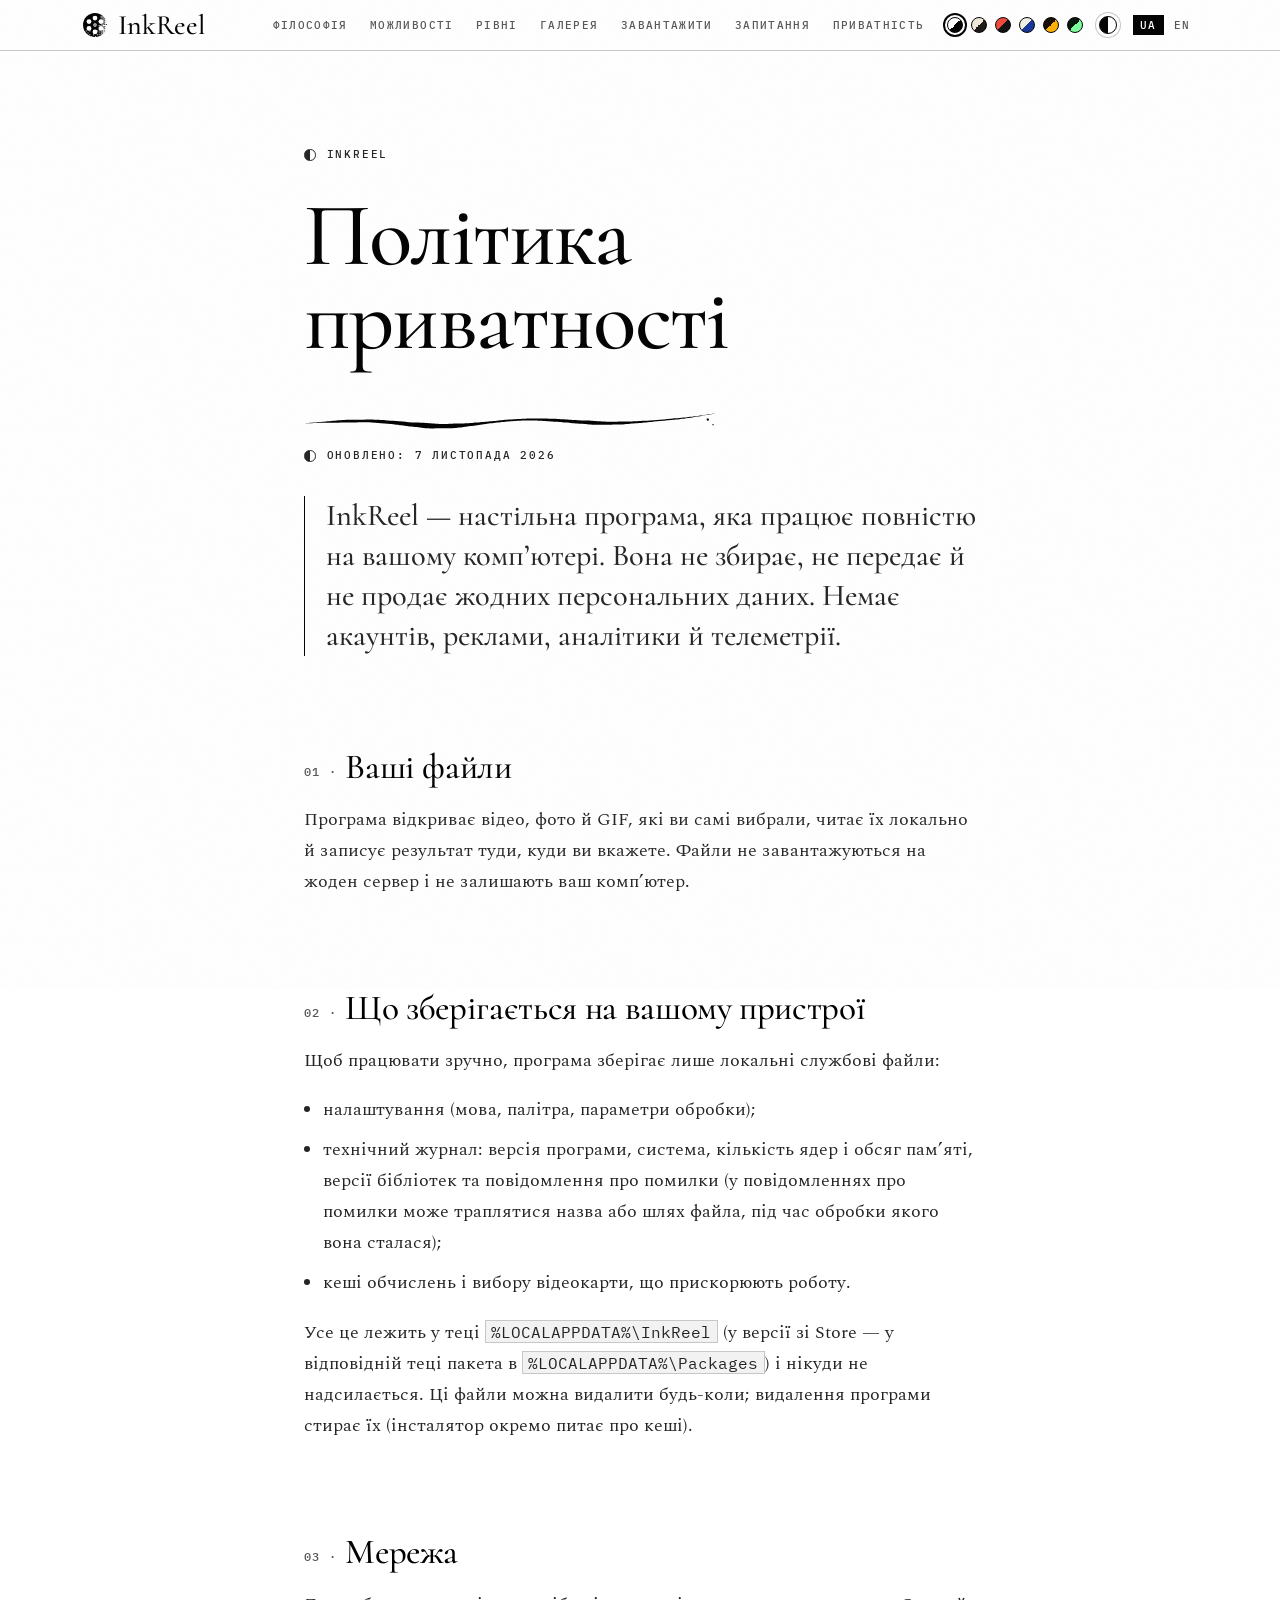
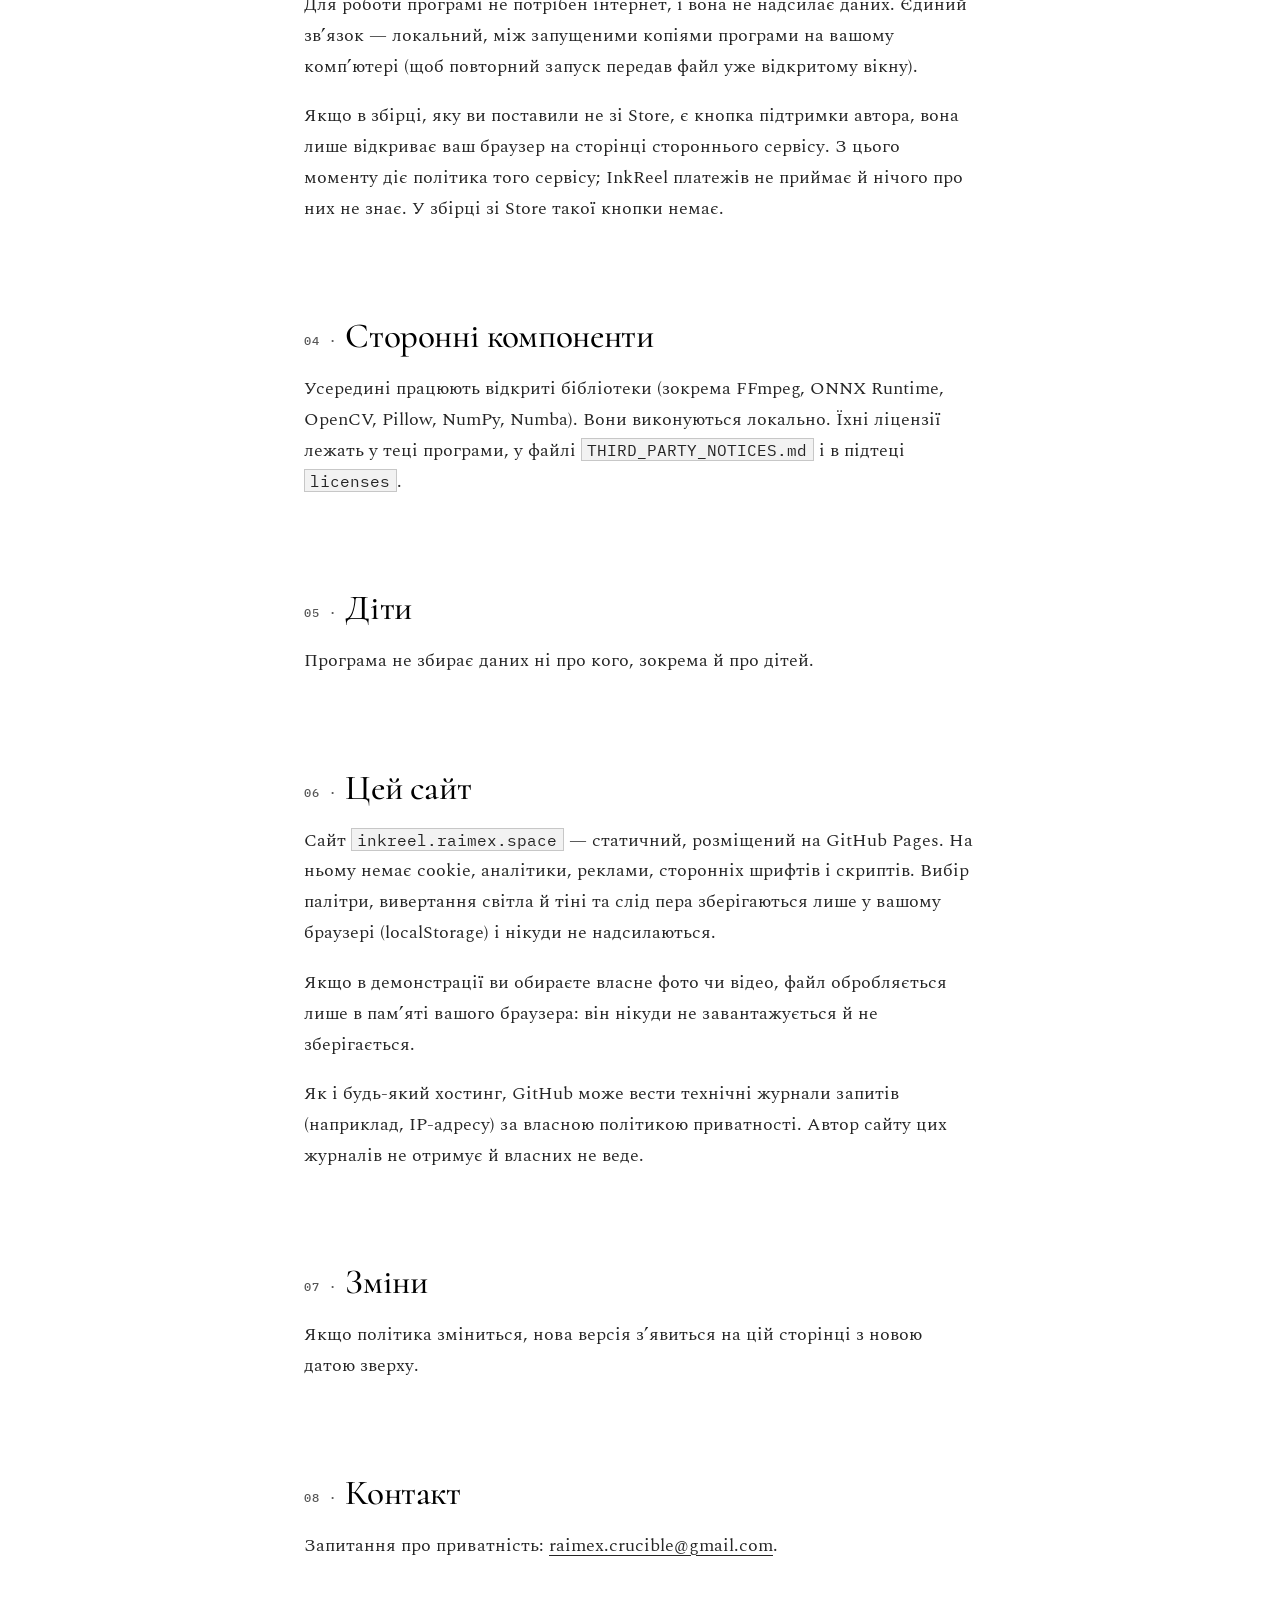
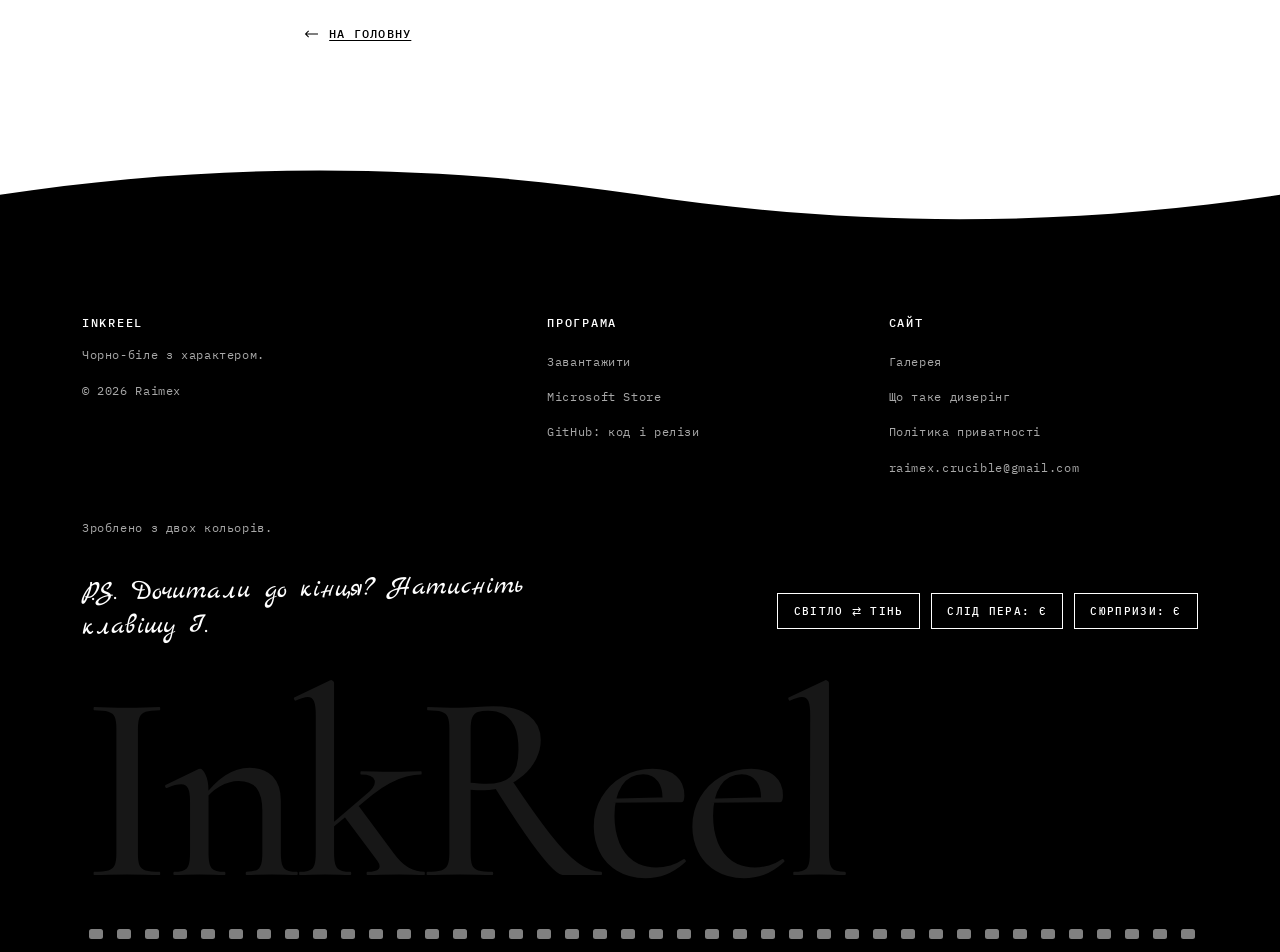
<file: privacy/index.html>
<!doctype html>
<html lang="uk" data-palette="classic">
<head>
<meta charset="utf-8">
<meta name="viewport" content="width=device-width,initial-scale=1">
<meta name="robots" content="index,follow,max-image-preview:large,max-snippet:-1,max-video-preview:-1">
<meta name="googlebot" content="index,follow,max-image-preview:large,max-snippet:-1,max-video-preview:-1">
<meta name="author" content="Raimex">
<meta name="application-name" content="InkReel"><meta name="msvalidate.01" content="93CC189DC408DDAD2BFC4A8EB1A1292C">
<meta name="apple-mobile-web-app-title" content="InkReel">
<meta name="referrer" content="strict-origin-when-cross-origin">
<meta name="format-detection" content="telephone=no">
<meta http-equiv="Content-Security-Policy" content="default-src 'self'; img-src 'self' data:; style-src 'self' 'unsafe-inline'; script-src 'self' 'unsafe-inline'; media-src 'self' blob:; connect-src 'none'; base-uri 'none'; form-action 'none'">
<title>Політика приватності — InkReel</title>
<meta name="description" content="InkReel не збирає, не передає й не продає жодних персональних даних. Усе працює локально на вашому комп’ютері.">
<link rel="canonical" href="https://inkreel.raimex.space/privacy/">
<link rel="alternate" hreflang="uk" href="https://inkreel.raimex.space/privacy/">
<link rel="alternate" hreflang="en" href="https://inkreel.raimex.space/en/privacy/">
<link rel="alternate" hreflang="x-default" href="https://inkreel.raimex.space/en/privacy/">
<meta name="theme-color" content="#ffffff">
<meta property="og:type" content="website">
<meta property="og:site_name" content="InkReel">
<meta property="og:title" content="Політика приватності — InkReel">
<meta property="og:description" content="InkReel не збирає, не передає й не продає жодних персональних даних. Усе працює локально на вашому комп’ютері.">
<meta property="og:url" content="https://inkreel.raimex.space/privacy/">
<meta property="og:locale" content="uk_UA">
<meta property="og:image" content="https://inkreel.raimex.space/assets/og-uk.png">
<meta property="og:image:width" content="1200">
<meta property="og:image:height" content="630">
<meta property="og:image:type" content="image/png">
<meta property="og:image:alt" content="InkReel: «Світ складається з двох кольорів». Котушка плівки, чорно-біле зображення й п’ять рівнів від Ескіза до Гравюри.">
<meta property="og:locale:alternate" content="en_US">
<meta name="twitter:card" content="summary_large_image">
<meta name="twitter:title" content="Політика приватності — InkReel">
<meta name="twitter:description" content="InkReel не збирає, не передає й не продає жодних персональних даних. Усе працює локально на вашому комп’ютері.">
<meta name="twitter:image" content="https://inkreel.raimex.space/assets/og-uk.png">
<meta name="twitter:image:alt" content="InkReel: «Світ складається з двох кольорів». Котушка плівки, чорно-біле зображення й п’ять рівнів від Ескіза до Гравюри.">
<link rel="icon" href="/favicon.ico" sizes="48x48">
<link rel="icon" href="/assets/favicon.svg" type="image/svg+xml" sizes="any">
<link rel="apple-touch-icon" href="/assets/apple-touch-icon.png">
<link rel="manifest" href="/site.webmanifest">
<link rel="sitemap" type="application/xml" href="/sitemap.xml">
<link rel="preload" href="/assets/fonts/cormorant-cyrillic-500-normal.woff2" as="font" type="font/woff2" crossorigin>
<link rel="preload" href="/assets/fonts/spectral-cyrillic-400-normal.woff2" as="font" type="font/woff2" crossorigin>
<link rel="preload" href="/assets/fonts/cormorant-latin-500-normal.woff2" as="font" type="font/woff2" crossorigin>
<link rel="preload" href="/assets/fonts/spectral-latin-400-normal.woff2" as="font" type="font/woff2" crossorigin>
<link rel="stylesheet" href="/assets/style.css?v=7b4b639d">
<script>try{var d=document.documentElement,s=localStorage,p=s.getItem('inkreel-palette');if(p){d.setAttribute('data-palette',p)}if(s.getItem('inkreel-flip')==='1'){d.setAttribute('data-flip','')}if(s.getItem('inkreel-seen')==='1'){d.className+=' seen'}}catch(e){}document.documentElement.className+=' js';</script>
<script defer src="/assets/site.js"></script>
<script type="application/ld+json">{"@context": "https://schema.org", "@graph": [{"@type": "Organization", "@id": "https://inkreel.raimex.space/#org", "name": "Raimex", "url": "https://inkreel.raimex.space/", "logo": {"@type": "ImageObject", "url": "https://inkreel.raimex.space/assets/icon-512.png", "width": 512, "height": 512}, "sameAs": ["https://github.com/Chimmurai/inkreel", "https://apps.microsoft.com/detail/9NW62SPG91ZR"]}, {"@type": "WebSite", "@id": "https://inkreel.raimex.space/#website", "url": "https://inkreel.raimex.space/", "name": "InkReel", "inLanguage": ["uk", "en"], "publisher": {"@id": "https://inkreel.raimex.space/#org"}}, {"@type": "WebPage", "@id": "https://inkreel.raimex.space/privacy/#webpage", "url": "https://inkreel.raimex.space/privacy/", "name": "Політика приватності — InkReel", "description": "InkReel не збирає, не передає й не продає жодних персональних даних. Усе працює локально на вашому комп’ютері.", "inLanguage": "uk", "isPartOf": {"@id": "https://inkreel.raimex.space/#website"}}, {"@type": "BreadcrumbList", "itemListElement": [{"@type": "ListItem", "position": 1, "name": "InkReel", "item": "https://inkreel.raimex.space/"}, {"@type": "ListItem", "position": 2, "name": "Політика приватності", "item": "https://inkreel.raimex.space/privacy/"}]}]}</script>
</head>
<body data-away="◐ Повертайтеся: світло чекає">
<a class="skip" href="#main">Перейти до змісту</a>
<header class="top"><div class="in"><a class="brand" href="/" aria-label="InkReel"><svg viewBox="0 0 100 100" aria-hidden="true"><use href="/assets/mark.svg#m"/></svg><span>InkReel</span></a><nav aria-label="Меню"><a href="/#why">Філософія</a><a href="/#features">Можливості</a><a href="/#levels">Рівні</a><a href="/gallery/">Галерея</a><a href="/#download">Завантажити</a><a href="/#faq">Запитання</a><a href="/privacy/">Приватність</a></nav><div class="tools"><div class="pal" role="group" aria-label="Палітра сайту"><button type="button" data-p="classic" style="--a:#ffffff;--b:#000000" aria-label="Класика" title="Класика" aria-pressed="true"></button><button type="button" data-p="paper" style="--a:#f1eadb;--b:#1b1a17" aria-label="Туш і папір" title="Туш і папір" aria-pressed="false"></button><button type="button" data-p="poster" style="--a:#f0483a;--b:#101010" aria-label="Плакат" title="Плакат" aria-pressed="false"></button><button type="button" data-p="cyanotype" style="--a:#f3f0e6;--b:#16379a" aria-label="Синька" title="Синька" aria-pressed="false"></button><button type="button" data-p="amber" style="--a:#150d00;--b:#ffb000" aria-label="Бурштин" title="Бурштин" aria-pressed="false"></button><button type="button" data-p="terminal" style="--a:#06130a;--b:#7cff9b" aria-label="Термінал" title="Термінал" aria-pressed="false"></button></div><button class="flipbtn" type="button" data-flipper aria-pressed="false" aria-label="Світло ⇄ тінь" title="Поміняти світло й тінь (клавіша I)"></button><div class="lang"><a href="/privacy/" lang="uk" hreflang="uk" title="Українська" aria-current="true">UA</a><a href="/en/privacy/" lang="en" hreflang="en" title="English">EN</a></div></div></div></header>
<main id="main"><article class="doc">
<p class="eyebrow">InkReel</p><h1>Політика приватності</h1><span class="pen swash-s dr" aria-hidden="true"></span><p class="eyebrow">Оновлено: 7 листопада 2026</p><p class="big">InkReel — настільна програма, яка працює повністю на вашому комп’ютері. Вона не збирає, не передає й не продає жодних персональних даних. Немає акаунтів, реклами, аналітики й телеметрії.</p><h2>Ваші файли</h2><p>Програма відкриває відео, фото й GIF, які ви самі вибрали, читає їх локально й записує результат туди, куди ви вкажете. Файли не завантажуються на жоден сервер і не залишають ваш комп’ютер.</p><h2>Що зберігається на вашому пристрої</h2><p>Щоб працювати зручно, програма зберігає лише локальні службові файли:</p><ul><li>налаштування (мова, палітра, параметри обробки);</li><li>технічний журнал: версія програми, система, кількість ядер і обсяг пам’яті, версії бібліотек та повідомлення про помилки (у повідомленнях про помилки може траплятися назва або шлях файла, під час обробки якого вона сталася);</li><li>кеші обчислень і вибору відеокарти, що прискорюють роботу.</li></ul><p>Усе це лежить у теці <code>%LOCALAPPDATA%\InkReel</code> (у версії зі Store — у відповідній теці пакета в <code>%LOCALAPPDATA%\Packages</code>) і нікуди не надсилається. Ці файли можна видалити будь-коли; видалення програми стирає їх (інсталятор окремо питає про кеші).</p><h2>Мережа</h2><p>Для роботи програмі не потрібен інтернет, і вона не надсилає даних. Єдиний зв’язок — локальний, між запущеними копіями програми на вашому комп’ютері (щоб повторний запуск передав файл уже відкритому вікну).</p><p>Якщо в збірці, яку ви поставили не зі Store, є кнопка підтримки автора, вона лише відкриває ваш браузер на сторінці стороннього сервісу. З цього моменту діє політика того сервісу; InkReel платежів не приймає й нічого про них не знає. У збірці зі Store такої кнопки немає.</p><h2>Сторонні компоненти</h2><p>Усередині працюють відкриті бібліотеки (зокрема FFmpeg, ONNX Runtime, OpenCV, Pillow, NumPy, Numba). Вони виконуються локально. Їхні ліцензії лежать у теці програми, у файлі <code>THIRD_PARTY_NOTICES.md</code> і в підтеці <code>licenses</code>.</p><h2>Діти</h2><p>Програма не збирає даних ні про кого, зокрема й про дітей.</p><h2>Цей сайт</h2><p>Сайт <code>inkreel.raimex.space</code> — статичний, розміщений на GitHub Pages. На ньому немає cookie, аналітики, реклами, сторонніх шрифтів і скриптів. Вибір палітри, вивертання світла й тіні та слід пера зберігаються лише у вашому браузері (localStorage) і нікуди не надсилаються.</p><p>Якщо в демонстрації ви обираєте власне фото чи відео, файл обробляється лише в пам’яті вашого браузера: він нікуди не завантажується й не зберігається.</p><p>Як і будь-який хостинг, GitHub може вести технічні журнали запитів (наприклад, IP-адресу) за власною політикою приватності. Автор сайту цих журналів не отримує й власних не веде.</p><h2>Зміни</h2><p>Якщо політика зміниться, нова версія з’явиться на цій сторінці з новою датою зверху.</p><h2>Контакт</h2><p>Запитання про приватність: <a href="mailto:raimex.crucible@gmail.com">raimex.crucible@gmail.com</a>.</p>
<a class="back" href="/"><svg class="ar l" viewBox="0 0 18 10" aria-hidden="true"><path d="M18 5H2M6 1L2 5l4 4" fill="none" stroke="currentColor" stroke-width="1.3"/></svg>На головну</a></article></main>
<footer class="inv wavy no-after"><div class="wrap"><div class="foot"><div><h4>InkReel</h4><p style="margin:0">Чорно-біле з характером.</p><p style="margin:.8rem 0 0">&copy; 2026 Raimex</p></div><div><h4>Програма</h4><a href="/#download">Завантажити</a><a href="https://apps.microsoft.com/detail/9NW62SPG91ZR">Microsoft Store</a><a href="https://github.com/Chimmurai/inkreel" rel="me noopener">GitHub: код і релізи</a></div><div><h4>Сайт</h4><a href="/gallery/">Галерея</a><a href="/dithering/">Що таке дизерінг</a><a href="/privacy/">Політика приватності</a><a href="mailto:raimex.crucible@gmail.com">raimex.crucible@gmail.com</a></div></div><p style="margin:2rem 0 0">Зроблено з двох кольорів.</p><div class="ps"><p class="hand">P.S. Дочитали до кінця? Натисніть клавішу I.</p><div class="ps-act"><button class="mini" type="button" data-flipper aria-pressed="false">Світло ⇄ тінь</button><button class="mini" type="button" data-pen hidden aria-pressed="true" data-on="Слід пера: є" data-off="Слід пера: нема">Слід пера: є</button></div></div><p class="mega" aria-hidden="true">InkReel</p><div class="perf" aria-hidden="true"></div></div></footer>
</body></html>
</file>
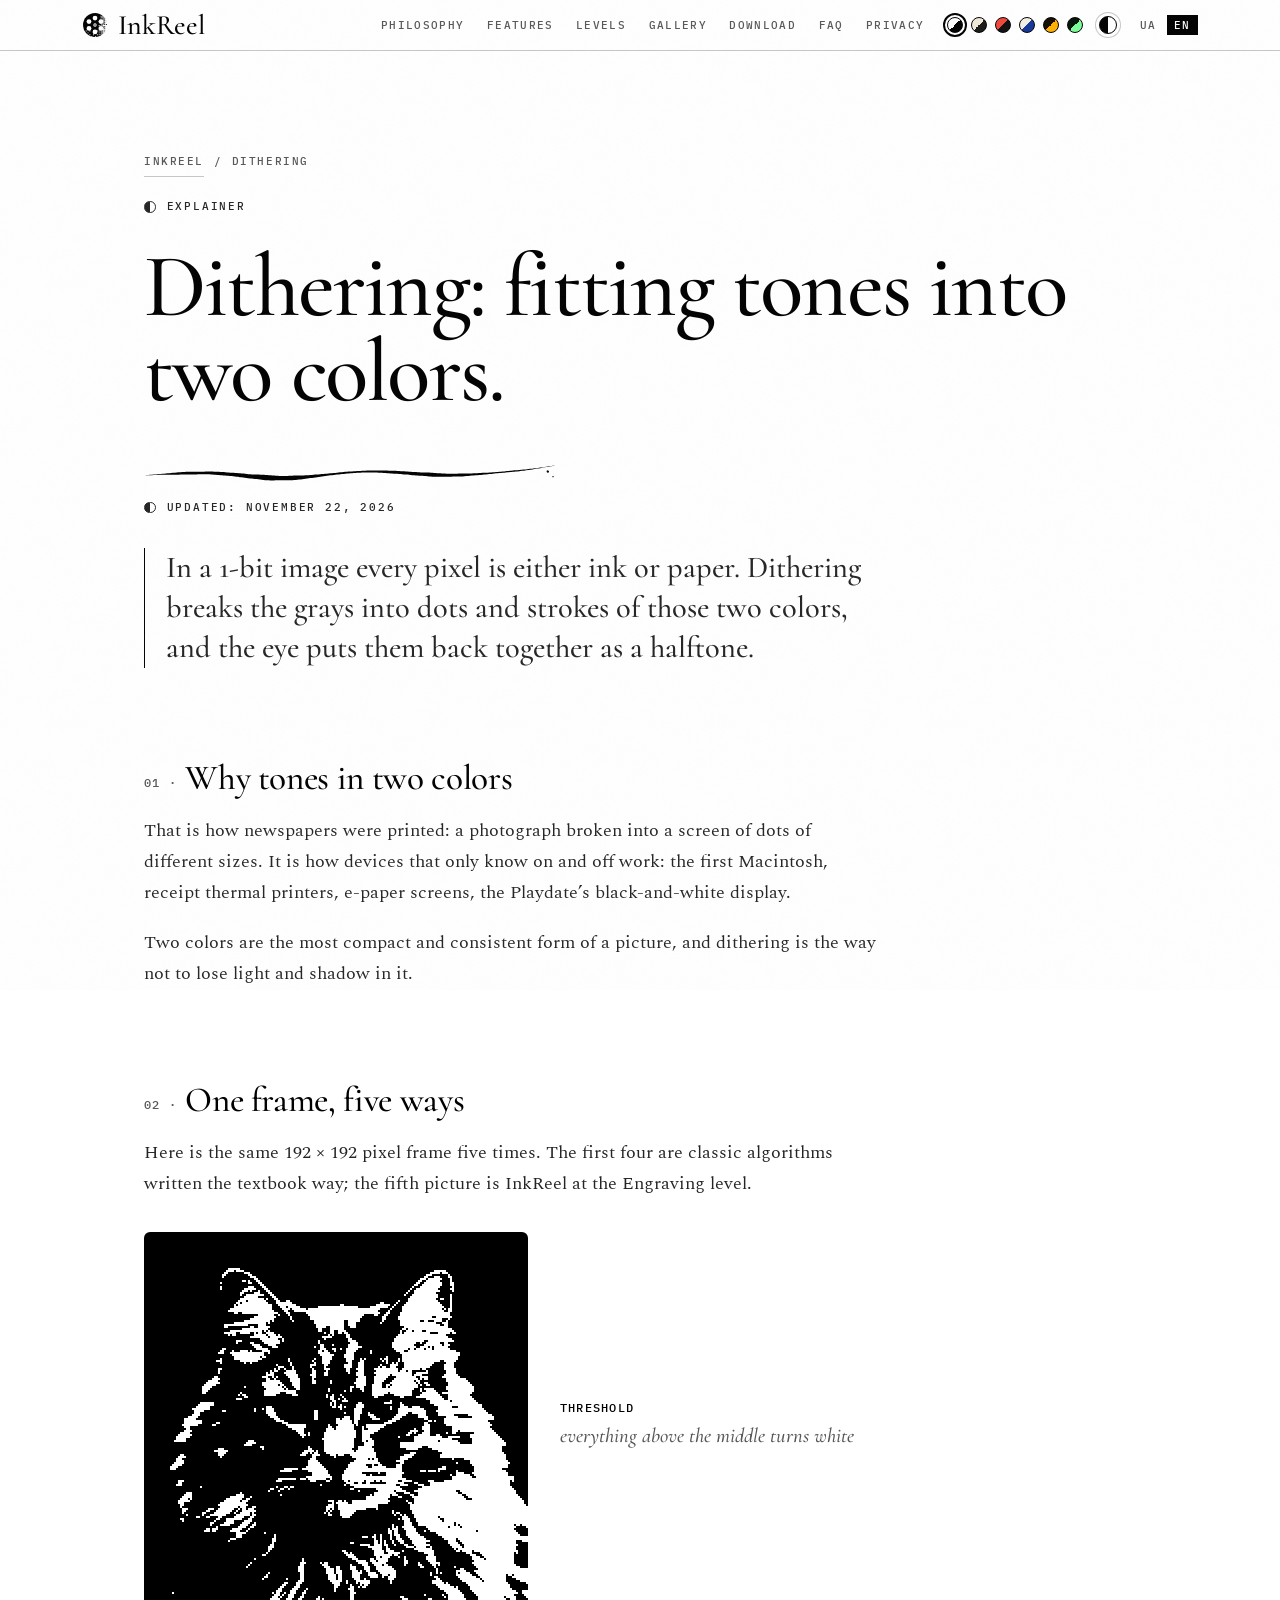
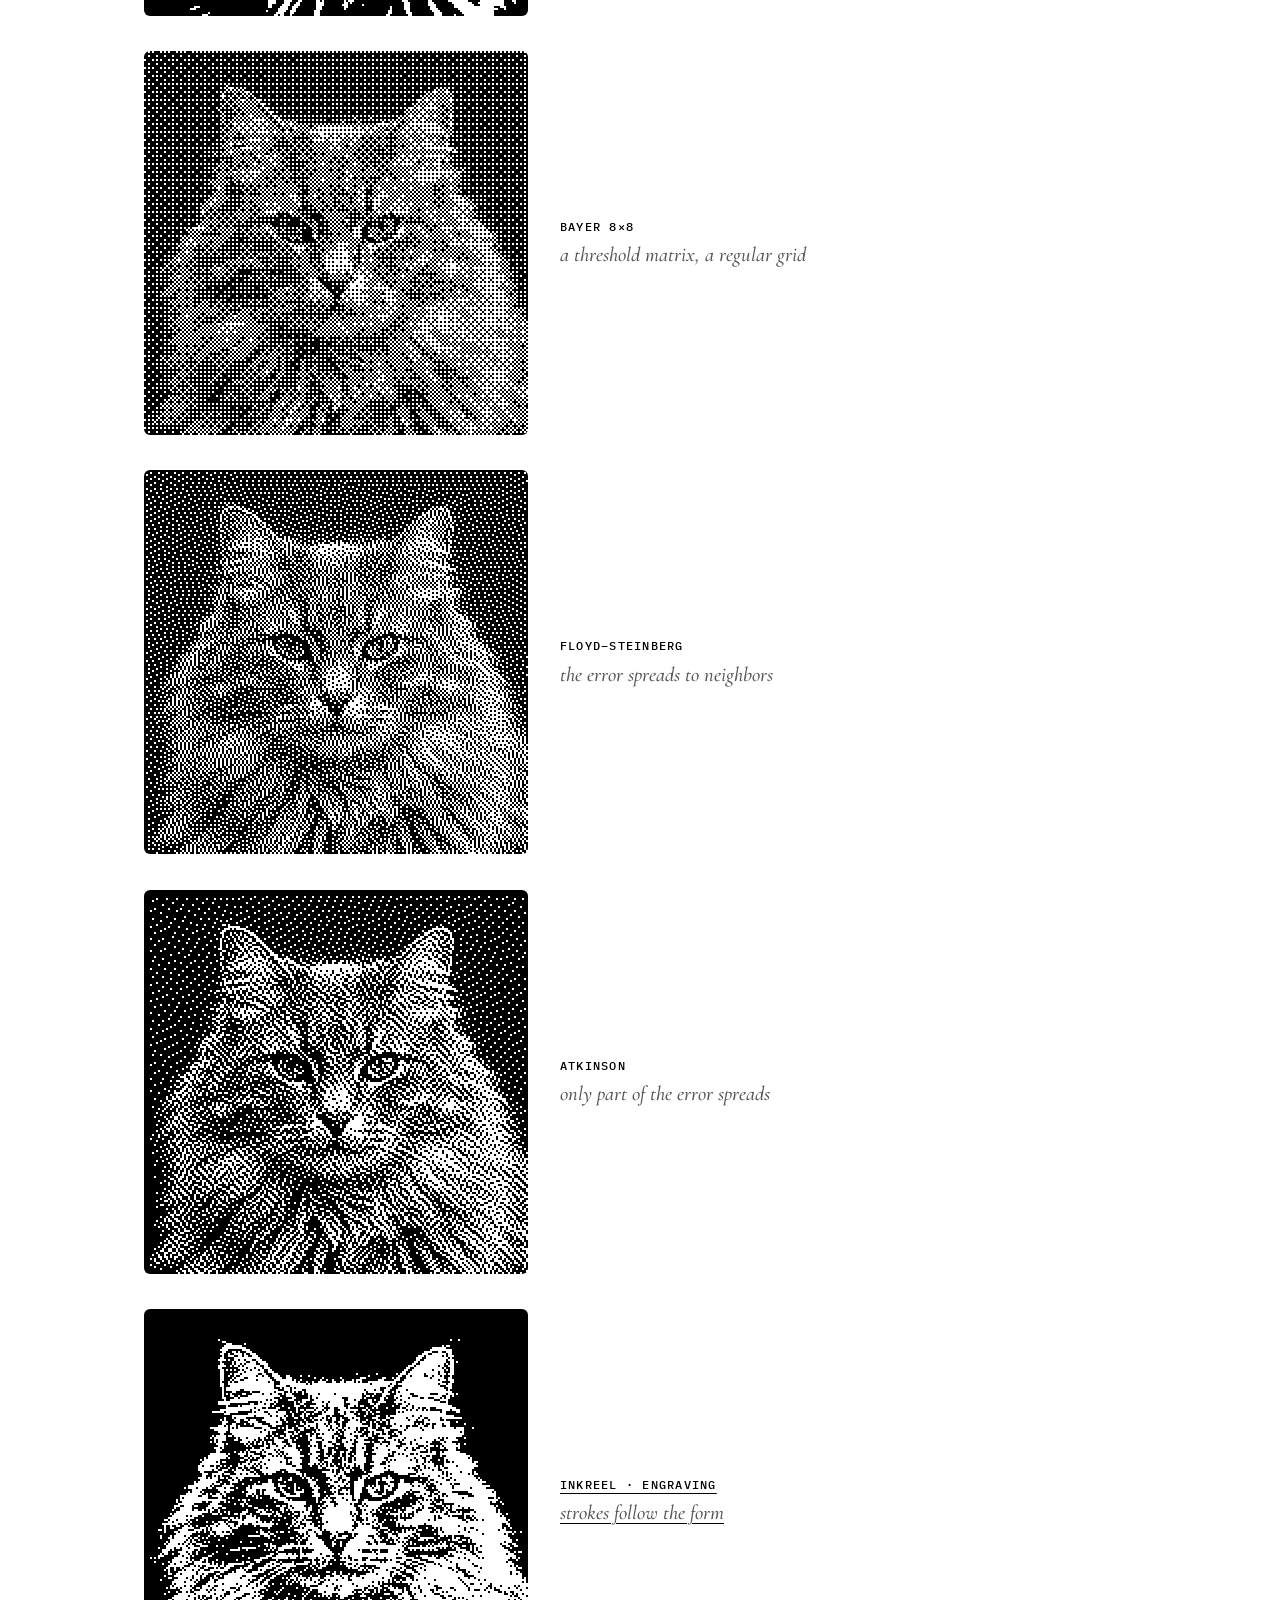
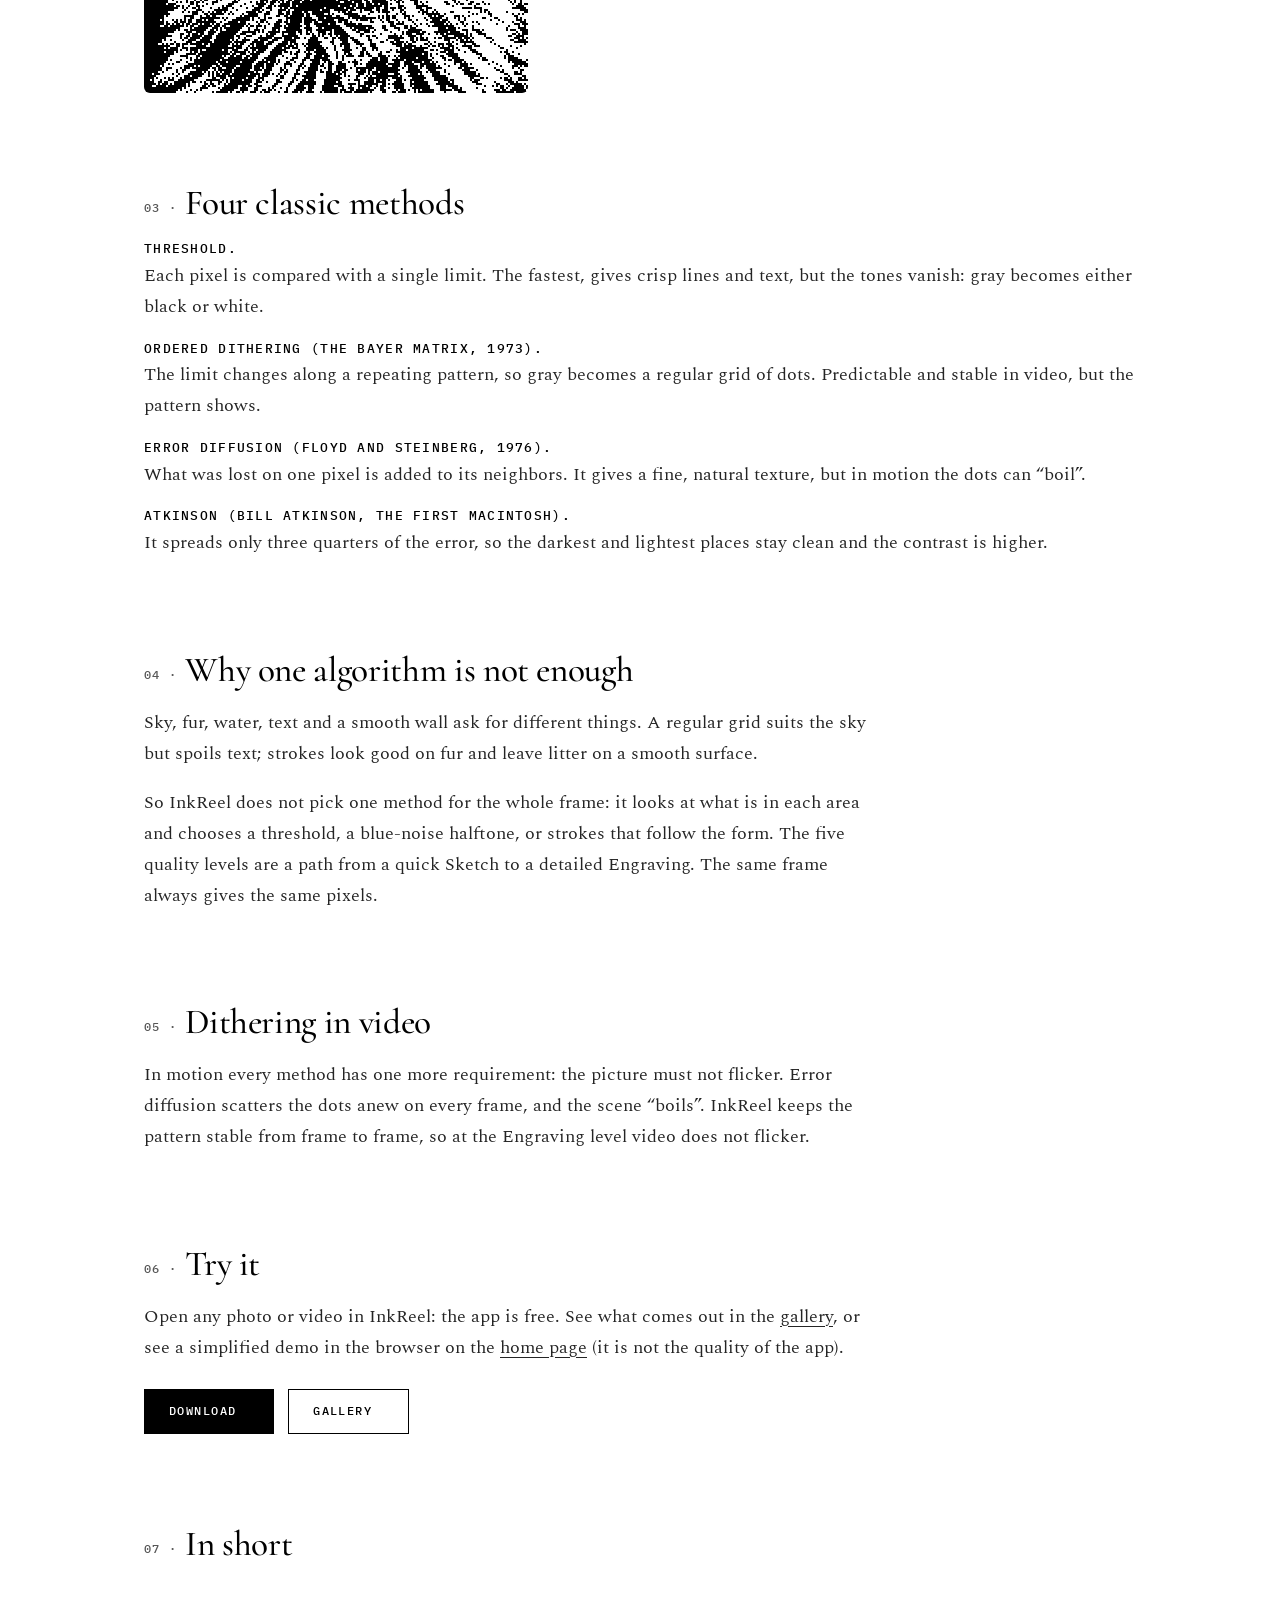
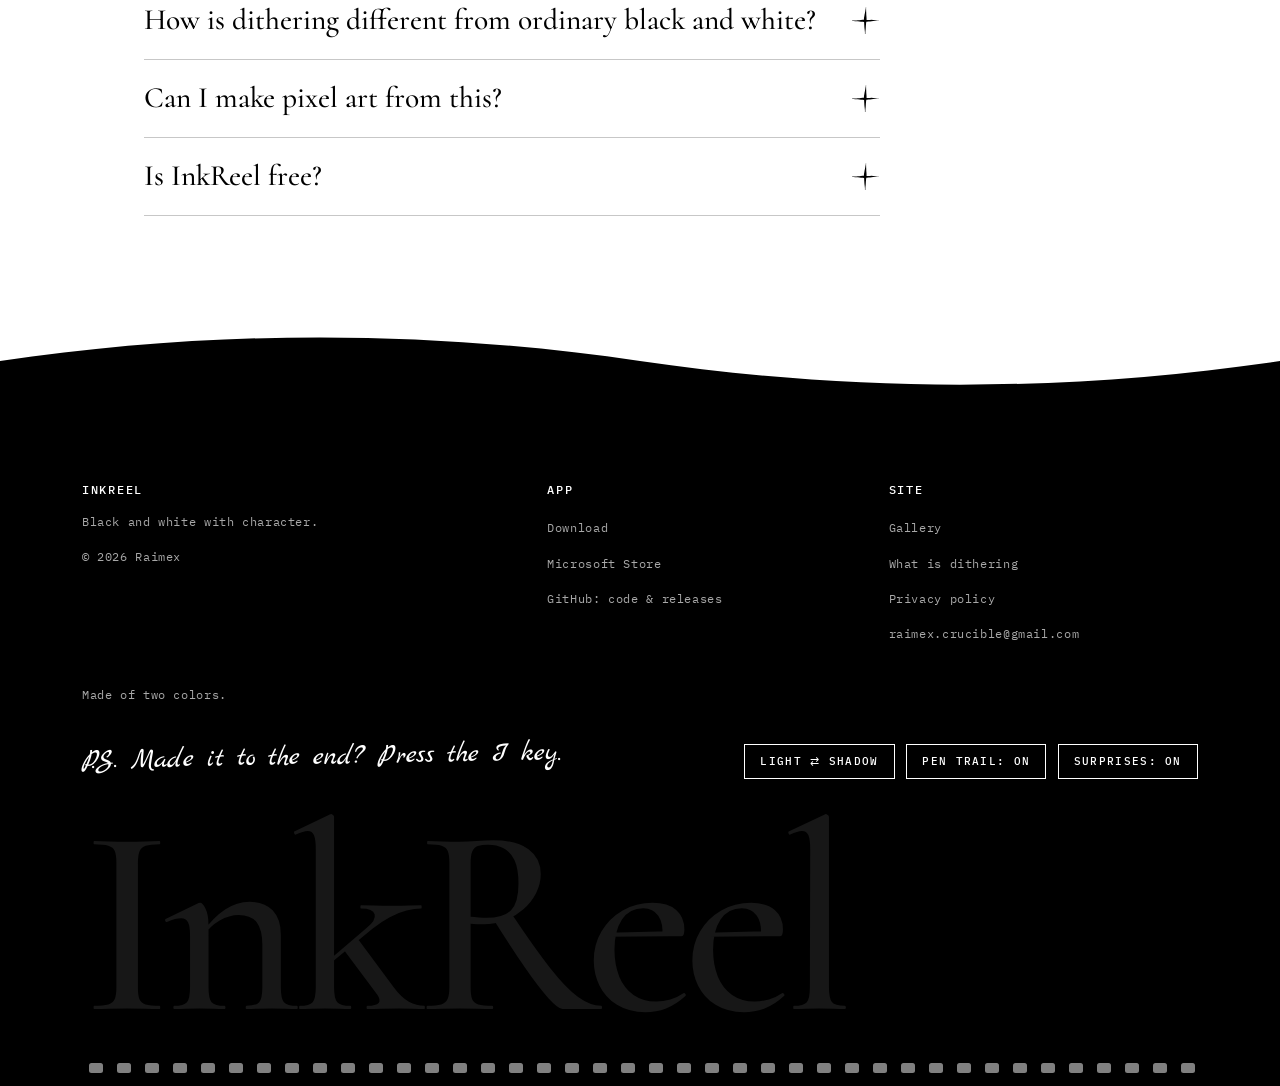
<file: en/dithering/index.html>
<!doctype html>
<html lang="en" data-palette="classic">
<head>
<meta charset="utf-8">
<meta name="viewport" content="width=device-width,initial-scale=1">
<meta name="robots" content="index,follow,max-image-preview:large,max-snippet:-1,max-video-preview:-1">
<meta name="googlebot" content="index,follow,max-image-preview:large,max-snippet:-1,max-video-preview:-1">
<meta name="author" content="Raimex">
<meta name="application-name" content="InkReel"><meta name="msvalidate.01" content="93CC189DC408DDAD2BFC4A8EB1A1292C">
<meta name="apple-mobile-web-app-title" content="InkReel">
<meta name="referrer" content="strict-origin-when-cross-origin">
<meta name="format-detection" content="telephone=no">
<meta http-equiv="Content-Security-Policy" content="default-src 'self'; img-src 'self' data:; style-src 'self' 'unsafe-inline'; script-src 'self' 'unsafe-inline'; media-src 'self' blob:; connect-src 'none'; base-uri 'none'; form-action 'none'">
<title>What is dithering? 1-bit images, algorithms and examples | InkReel</title>
<meta name="description" content="How to fit the tones of a photo into two colors: threshold, ordered dithering, Floyd–Steinberg, Atkinson, and why one algorithm is not enough. Five ways on one frame.">
<link rel="canonical" href="https://inkreel.raimex.space/en/dithering/">
<link rel="alternate" hreflang="uk" href="https://inkreel.raimex.space/dithering/">
<link rel="alternate" hreflang="en" href="https://inkreel.raimex.space/en/dithering/">
<link rel="alternate" hreflang="x-default" href="https://inkreel.raimex.space/en/dithering/">
<meta name="theme-color" content="#ffffff">
<meta property="og:type" content="website">
<meta property="og:site_name" content="InkReel">
<meta property="og:title" content="What is dithering? 1-bit images, algorithms and examples | InkReel">
<meta property="og:description" content="How to fit the tones of a photo into two colors: threshold, ordered dithering, Floyd–Steinberg, Atkinson, and why one algorithm is not enough. Five ways on one frame.">
<meta property="og:url" content="https://inkreel.raimex.space/en/dithering/">
<meta property="og:locale" content="en_US">
<meta property="og:image" content="https://inkreel.raimex.space/assets/og-en.png">
<meta property="og:image:width" content="1200">
<meta property="og:image:height" content="630">
<meta property="og:image:type" content="image/png">
<meta property="og:image:alt" content="InkReel: “The world is made of two colors.” A film reel, a black-and-white picture and five levels from Sketch to Engraving.">
<meta property="og:locale:alternate" content="uk_UA">
<meta name="twitter:card" content="summary_large_image">
<meta name="twitter:title" content="What is dithering? 1-bit images, algorithms and examples | InkReel">
<meta name="twitter:description" content="How to fit the tones of a photo into two colors: threshold, ordered dithering, Floyd–Steinberg, Atkinson, and why one algorithm is not enough. Five ways on one frame.">
<meta name="twitter:image" content="https://inkreel.raimex.space/assets/og-en.png">
<meta name="twitter:image:alt" content="InkReel: “The world is made of two colors.” A film reel, a black-and-white picture and five levels from Sketch to Engraving.">
<link rel="icon" href="/favicon.ico" sizes="48x48">
<link rel="icon" href="/assets/favicon.svg" type="image/svg+xml" sizes="any">
<link rel="apple-touch-icon" href="/assets/apple-touch-icon.png">
<link rel="manifest" href="/site.webmanifest">
<link rel="sitemap" type="application/xml" href="/sitemap.xml">
<link rel="preload" href="/assets/fonts/cormorant-latin-500-normal.woff2" as="font" type="font/woff2" crossorigin>
<link rel="preload" href="/assets/fonts/spectral-latin-400-normal.woff2" as="font" type="font/woff2" crossorigin>
<link rel="stylesheet" href="/assets/style.css?v=7b4b639d">
<script>try{var d=document.documentElement,s=localStorage,p=s.getItem('inkreel-palette');if(p){d.setAttribute('data-palette',p)}if(s.getItem('inkreel-flip')==='1'){d.setAttribute('data-flip','')}if(s.getItem('inkreel-seen')==='1'){d.className+=' seen'}}catch(e){}document.documentElement.className+=' js';</script>
<script defer src="/assets/site.js"></script>

<script defer src="/assets/gallery.js?v=20a15aad"></script>
<script type="application/ld+json">{"@context":"https://schema.org","@graph":[{"@type":"Article","@id":"https://inkreel.raimex.space/en/dithering/#article","headline":"Dithering: fitting tones into two colors","description":"How to fit the tones of a photo into two colors: threshold, ordered dithering, Floyd–Steinberg, Atkinson, and why one algorithm is not enough. Five ways on one frame.","inLanguage":"en","url":"https://inkreel.raimex.space/en/dithering/","datePublished":"2026-11-22","dateModified":"2026-11-22","author":{"@type":"Organization","name":"Raimex","url":"https://inkreel.raimex.space/"},"publisher":{"@type":"Organization","name":"Raimex","url":"https://inkreel.raimex.space/"},"mainEntityOfPage":"https://inkreel.raimex.space/en/dithering/","image":["https://inkreel.raimex.space/assets/dither/thr.png","https://inkreel.raimex.space/assets/dither/bayer.png","https://inkreel.raimex.space/assets/dither/fs.png","https://inkreel.raimex.space/assets/dither/atk.png","https://inkreel.raimex.space/assets/dither/ink.png"],"about":{"@id":"https://inkreel.raimex.space/#app"},"isPartOf":{"@id":"https://inkreel.raimex.space/#website"}},{"@type":"BreadcrumbList","itemListElement":[{"@type":"ListItem","position":1,"name":"InkReel","item":"https://inkreel.raimex.space/en/"},{"@type":"ListItem","position":2,"name":"Dithering","item":"https://inkreel.raimex.space/en/dithering/"}]},{"@type":"FAQPage","inLanguage":"en","mainEntity":[{"@type":"Question","name":"How is dithering different from ordinary black and white?","acceptedAnswer":{"@type":"Answer","text":"In ordinary black and white (grayscale) every pixel has hundreds of brightness levels. In 1-bit there are only two, and the halftones come from how the pixels are arranged."}},{"@type":"Question","name":"Can I make pixel art from this?","acceptedAnswer":{"@type":"Answer","text":"Yes. Set a small output size (128–192 px on the long side) and the pixels become large. There are examples in the gallery."}},{"@type":"Question","name":"Is InkReel free?","acceptedAnswer":{"@type":"Answer","text":"Yes. No ads, no subscriptions, no trial periods."}}]}]}</script>
</head>
<body data-away="◐ Come back: the light waits">
<svg width="0" height="0" style="position:absolute" aria-hidden="true" focusable="false"><filter id="ik-theme" color-interpolation-filters="sRGB" x="0" y="0" width="100%" height="100%"><feColorMatrix type="matrix" values="1 0 0 0 0  1 0 0 0 0  1 0 0 0 0  0 0 0 1 0"/></filter></svg><a class="skip" href="#main">Skip to content</a>
<header class="top"><div class="in"><a class="brand" href="/en/" aria-label="InkReel"><svg viewBox="0 0 100 100" aria-hidden="true"><use href="/assets/mark.svg#m"/></svg><span>InkReel</span></a><nav aria-label="Menu"><a href="/en/#why">Philosophy</a><a href="/en/#features">Features</a><a href="/en/#levels">Levels</a><a href="/en/gallery/">Gallery</a><a href="/en/#download">Download</a><a href="/en/#faq">FAQ</a><a href="/en/privacy/">Privacy</a></nav><div class="tools"><div class="pal" role="group" aria-label="Site palette"><button type="button" data-p="classic" style="--a:#ffffff;--b:#000000" aria-label="Classic" title="Classic" aria-pressed="true"></button><button type="button" data-p="paper" style="--a:#f1eadb;--b:#1b1a17" aria-label="Ink &amp; paper" title="Ink &amp; paper" aria-pressed="false"></button><button type="button" data-p="poster" style="--a:#f0483a;--b:#101010" aria-label="Poster" title="Poster" aria-pressed="false"></button><button type="button" data-p="cyanotype" style="--a:#f3f0e6;--b:#16379a" aria-label="Cyanotype" title="Cyanotype" aria-pressed="false"></button><button type="button" data-p="amber" style="--a:#150d00;--b:#ffb000" aria-label="Amber" title="Amber" aria-pressed="false"></button><button type="button" data-p="terminal" style="--a:#06130a;--b:#7cff9b" aria-label="Terminal" title="Terminal" aria-pressed="false"></button></div><button class="flipbtn" type="button" data-flipper aria-pressed="false" aria-label="Light ⇄ shadow" title="Swap light and shadow (press I)"></button><div class="lang"><a href="/dithering/" lang="uk" hreflang="uk" title="Українська">UA</a><a href="/en/dithering/" lang="en" hreflang="en" title="English" aria-current="true">EN</a></div></div></div></header>
<main id="main"><article class="doc dither"><nav class="crumbs" aria-label="Breadcrumb"><a href="/en/">InkReel</a><span aria-hidden="true">/</span><span aria-current="page">Dithering</span></nav><p class="eyebrow">Explainer</p><h1>Dithering: fitting tones into two colors.</h1><span class="pen swash-s dr" aria-hidden="true"></span><p class="eyebrow">Updated: November 22, 2026</p><p class="big">In a 1-bit image every pixel is either ink or paper. Dithering breaks the grays into dots and strokes of those two colors, and the eye puts them back together as a halftone.</p><h2>Why tones in two colors</h2><p>That is how newspapers were printed: a photograph broken into a screen of dots of different sizes. It is how devices that only know on and off work: the first Macintosh, receipt thermal printers, e-paper screens, the Playdate’s black-and-white display.</p><p>Two colors are the most compact and consistent form of a picture, and dithering is the way not to lose light and shadow in it.</p><h2>One frame, five ways</h2><p>Here is the same 192 × 192 pixel frame five times. The first four are classic algorithms written the textbook way; the fifth picture is InkReel at the Engraving level.</p><div class="dgrid" role="group" aria-label="One frame, five ways"><figure><img src="/assets/dither/thr.png" width="768" height="768" alt="A cat, threshold: black and white with no halftones" loading="lazy" decoding="async"><figcaption>Threshold<span>everything above the middle turns white</span></figcaption></figure><figure><img src="/assets/dither/bayer.png" width="768" height="768" alt="A cat, Bayer 8×8 ordered dithering" loading="lazy" decoding="async"><figcaption>Bayer 8×8<span>a threshold matrix, a regular grid</span></figcaption></figure><figure><img src="/assets/dither/fs.png" width="768" height="768" alt="A cat, Floyd–Steinberg dithering" loading="lazy" decoding="async"><figcaption>Floyd–Steinberg<span>the error spreads to neighbors</span></figcaption></figure><figure><img src="/assets/dither/atk.png" width="768" height="768" alt="A cat, Atkinson dithering" loading="lazy" decoding="async"><figcaption>Atkinson<span>only part of the error spreads</span></figcaption></figure><figure class="me"><img src="/assets/dither/ink.png" width="768" height="768" alt="A cat, InkReel, Engraving level" loading="lazy" decoding="async"><figcaption>InkReel · Engraving<span>strokes follow the form</span></figcaption></figure></div><h2>Four classic methods</h2><dl class="classic"><dt>Threshold.</dt><dd>Each pixel is compared with a single limit. The fastest, gives crisp lines and text, but the tones vanish: gray becomes either black or white.</dd><dt>Ordered dithering (the Bayer matrix, 1973).</dt><dd>The limit changes along a repeating pattern, so gray becomes a regular grid of dots. Predictable and stable in video, but the pattern shows.</dd><dt>Error diffusion (Floyd and Steinberg, 1976).</dt><dd>What was lost on one pixel is added to its neighbors. It gives a fine, natural texture, but in motion the dots can “boil”.</dd><dt>Atkinson (Bill Atkinson, the first Macintosh).</dt><dd>It spreads only three quarters of the error, so the darkest and lightest places stay clean and the contrast is higher.</dd></dl><h2>Why one algorithm is not enough</h2><p>Sky, fur, water, text and a smooth wall ask for different things. A regular grid suits the sky but spoils text; strokes look good on fur and leave litter on a smooth surface.</p><p>So InkReel does not pick one method for the whole frame: it looks at what is in each area and chooses a threshold, a blue-noise halftone, or strokes that follow the form. The five quality levels are a path from a quick Sketch to a detailed Engraving. The same frame always gives the same pixels.</p><h2>Dithering in video</h2><p>In motion every method has one more requirement: the picture must not flicker. Error diffusion scatters the dots anew on every frame, and the scene “boils”. InkReel keeps the pattern stable from frame to frame, so at the Engraving level video does not flicker.</p><h2>Try it</h2><p>Open any photo or video in InkReel: the app is free. See what comes out in the <a href="/en/gallery/">gallery</a>, or see a simplified demo in the browser on the <a href="/en/#demo">home page</a> (it is not the quality of the app).</p><div class="actions"><a class="btn solid" data-magnet href="/en/#download">Download<svg viewBox="0 0 18 10" aria-hidden="true"><path d="M0 5h16M12 1l4 4-4 4" fill="none" stroke="currentColor" stroke-width="1.3"/></svg></a><a class="btn" href="/en/gallery/">Gallery<svg viewBox="0 0 18 10" aria-hidden="true"><path d="M0 5h16M12 1l4 4-4 4" fill="none" stroke="currentColor" stroke-width="1.3"/></svg></a></div><h2>In short</h2><details><summary>How is dithering different from ordinary black and white?</summary><p>In ordinary black and white (grayscale) every pixel has hundreds of brightness levels. In 1-bit there are only two, and the halftones come from how the pixels are arranged.</p></details><details><summary>Can I make pixel art from this?</summary><p>Yes. Set a small output size (128–192 px on the long side) and the pixels become large. There are examples in the <a href="/en/gallery/">gallery</a>.</p></details><details><summary>Is InkReel free?</summary><p>Yes. No ads, no subscriptions, no trial periods.</p></details></article></main>
<footer class="inv wavy no-after"><div class="wrap"><div class="foot"><div><h4>InkReel</h4><p style="margin:0">Black and white with character.</p><p style="margin:.8rem 0 0">&copy; 2026 Raimex</p></div><div><h4>App</h4><a href="/en/#download">Download</a><a href="https://apps.microsoft.com/detail/9NW62SPG91ZR">Microsoft Store</a><a href="https://github.com/Chimmurai/inkreel" rel="me noopener">GitHub: code &amp; releases</a></div><div><h4>Site</h4><a href="/en/gallery/">Gallery</a><a href="/en/dithering/">What is dithering</a><a href="/en/privacy/">Privacy policy</a><a href="mailto:raimex.crucible@gmail.com">raimex.crucible@gmail.com</a></div></div><p style="margin:2rem 0 0">Made of two colors.</p><div class="ps"><p class="hand">P.S. Made it to the end? Press the I key.</p><div class="ps-act"><button class="mini" type="button" data-flipper aria-pressed="false">Light ⇄ shadow</button><button class="mini" type="button" data-pen hidden aria-pressed="true" data-on="Pen trail: on" data-off="Pen trail: off">Pen trail: on</button></div></div><p class="mega" aria-hidden="true">InkReel</p><div class="perf" aria-hidden="true"></div></div></footer>
</body></html>
</file>
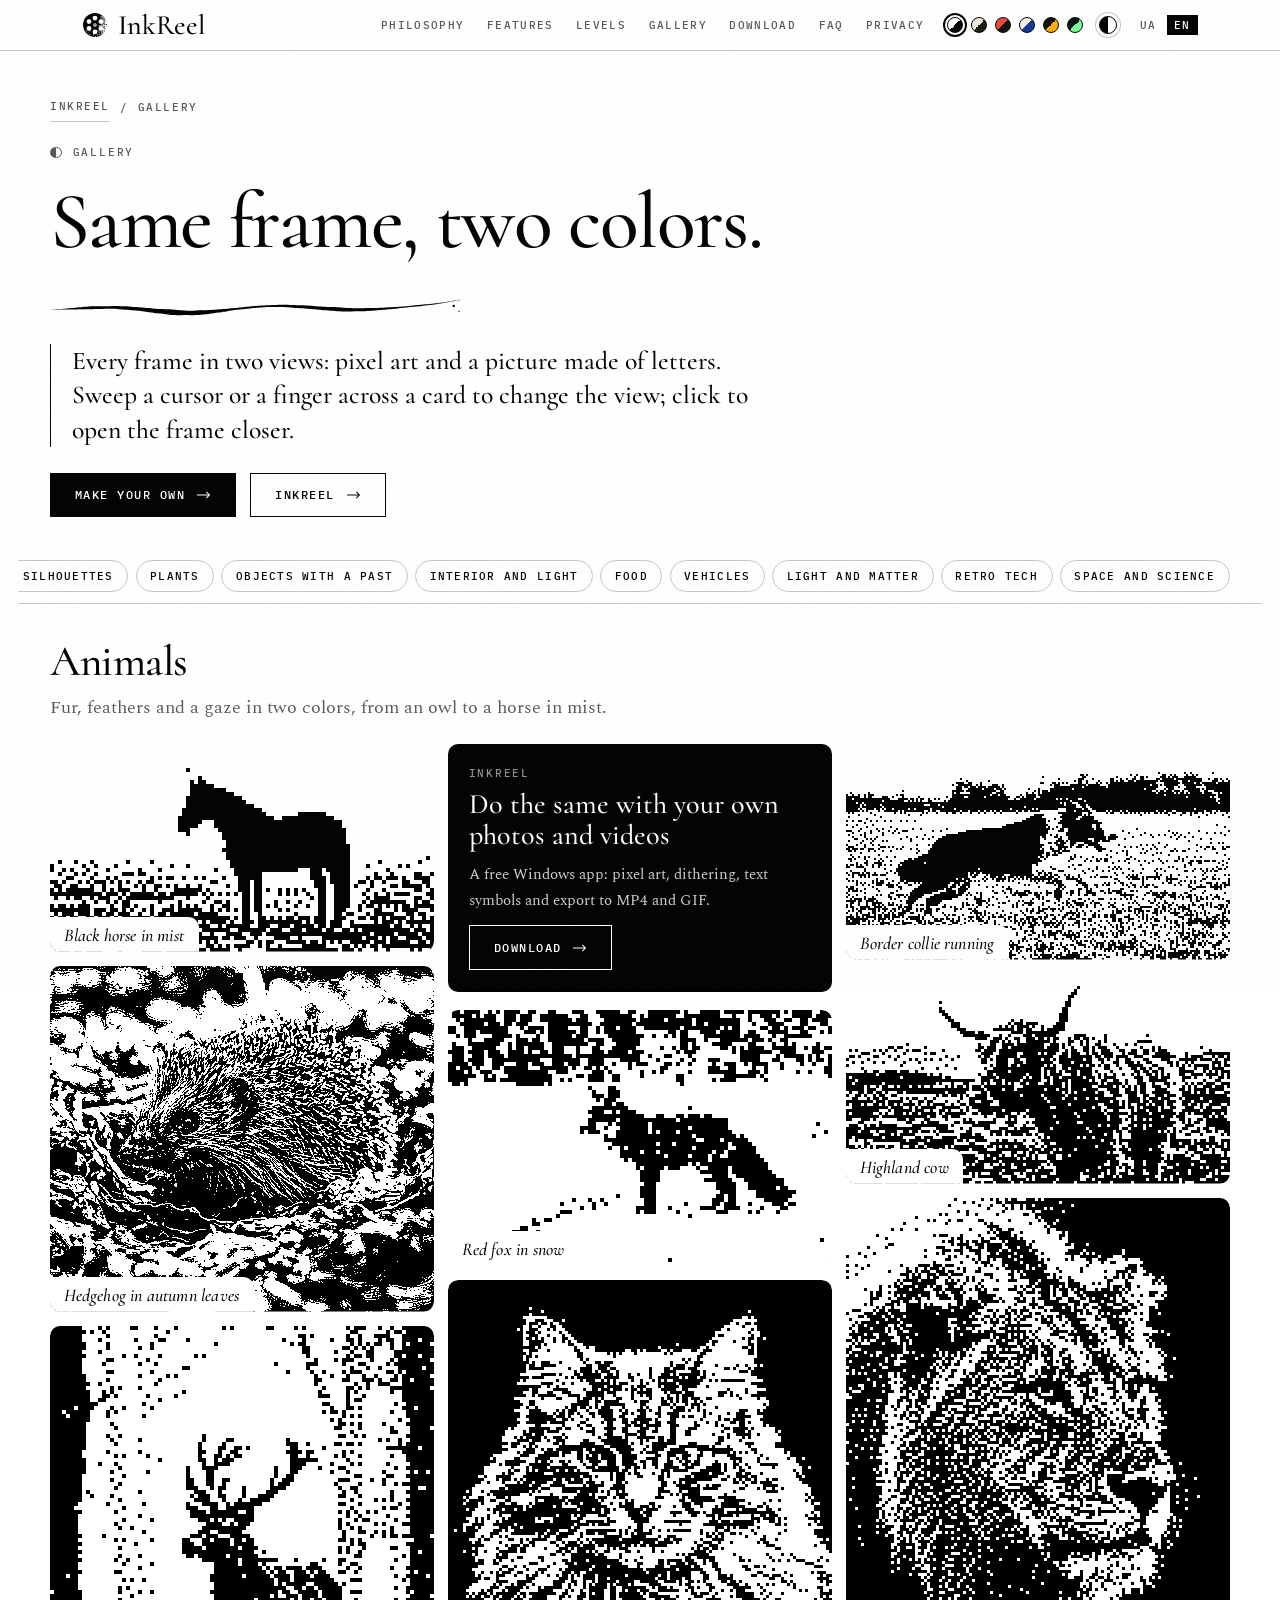
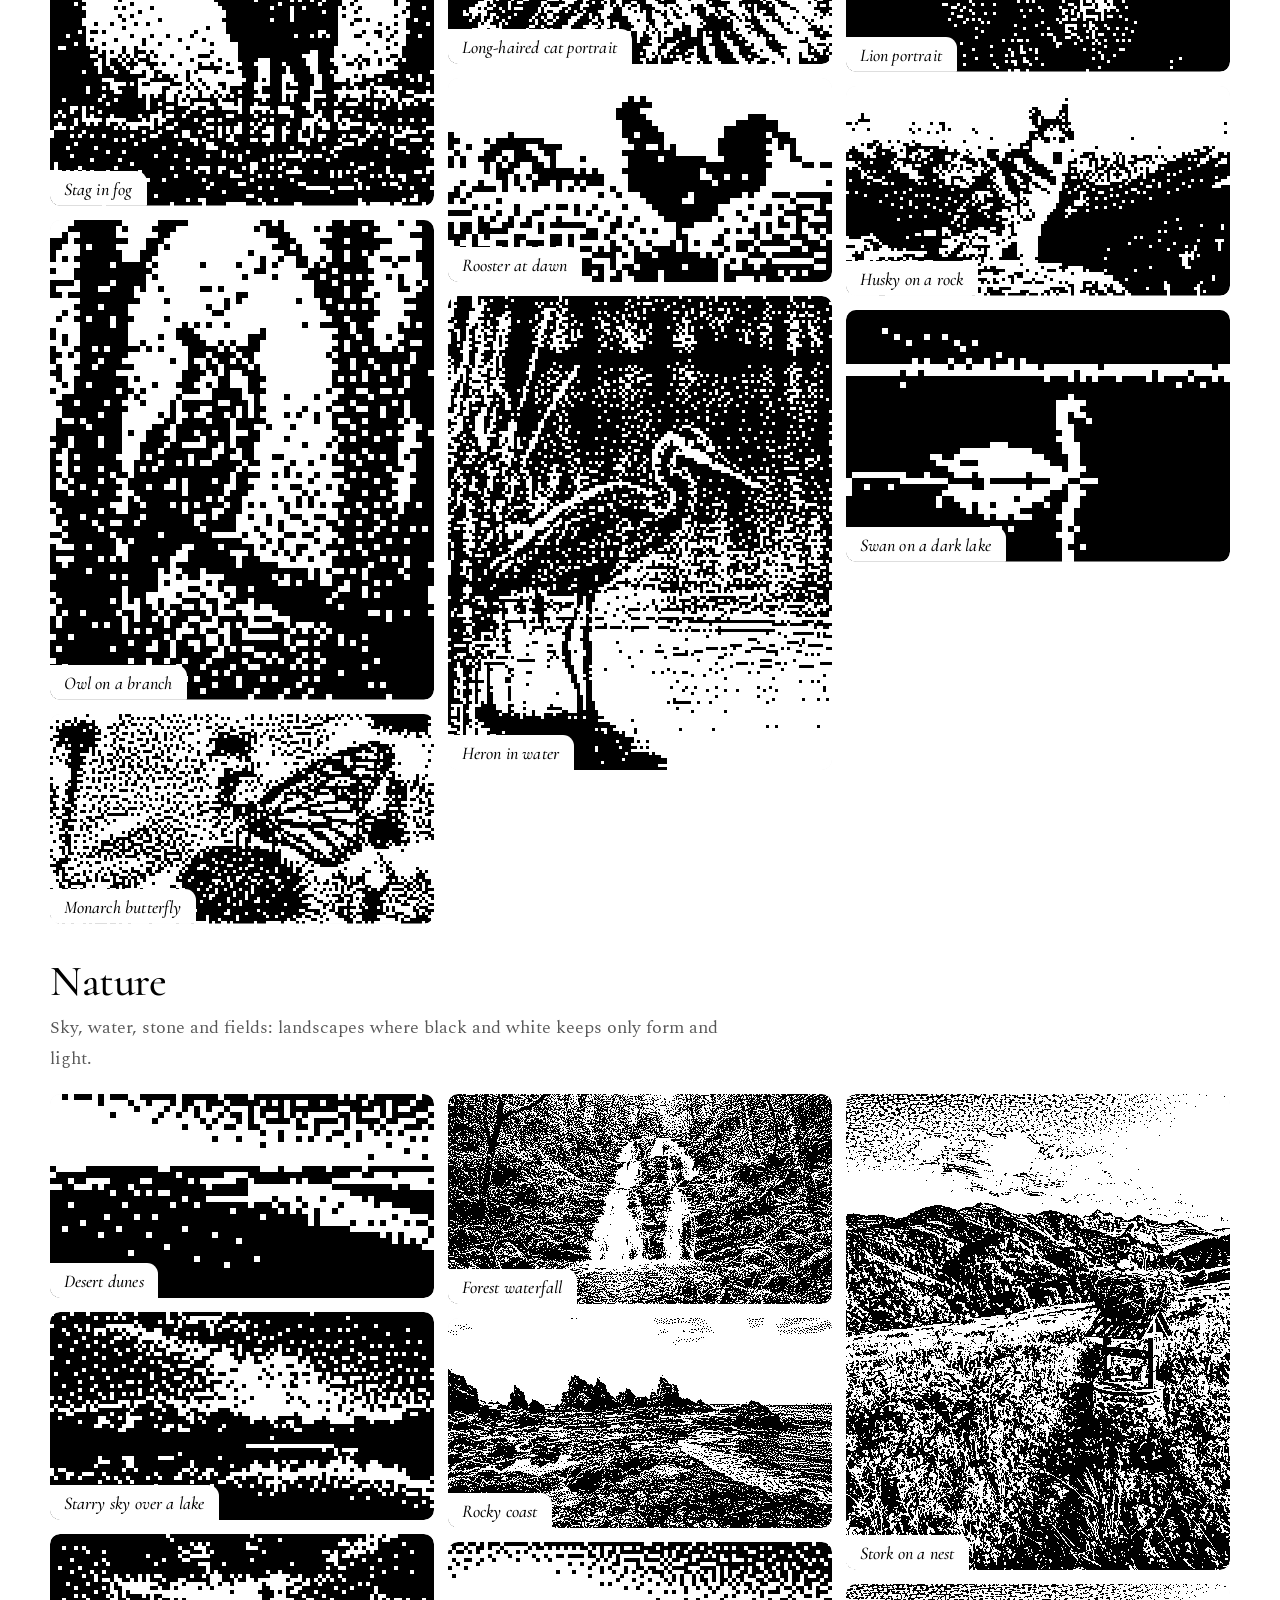
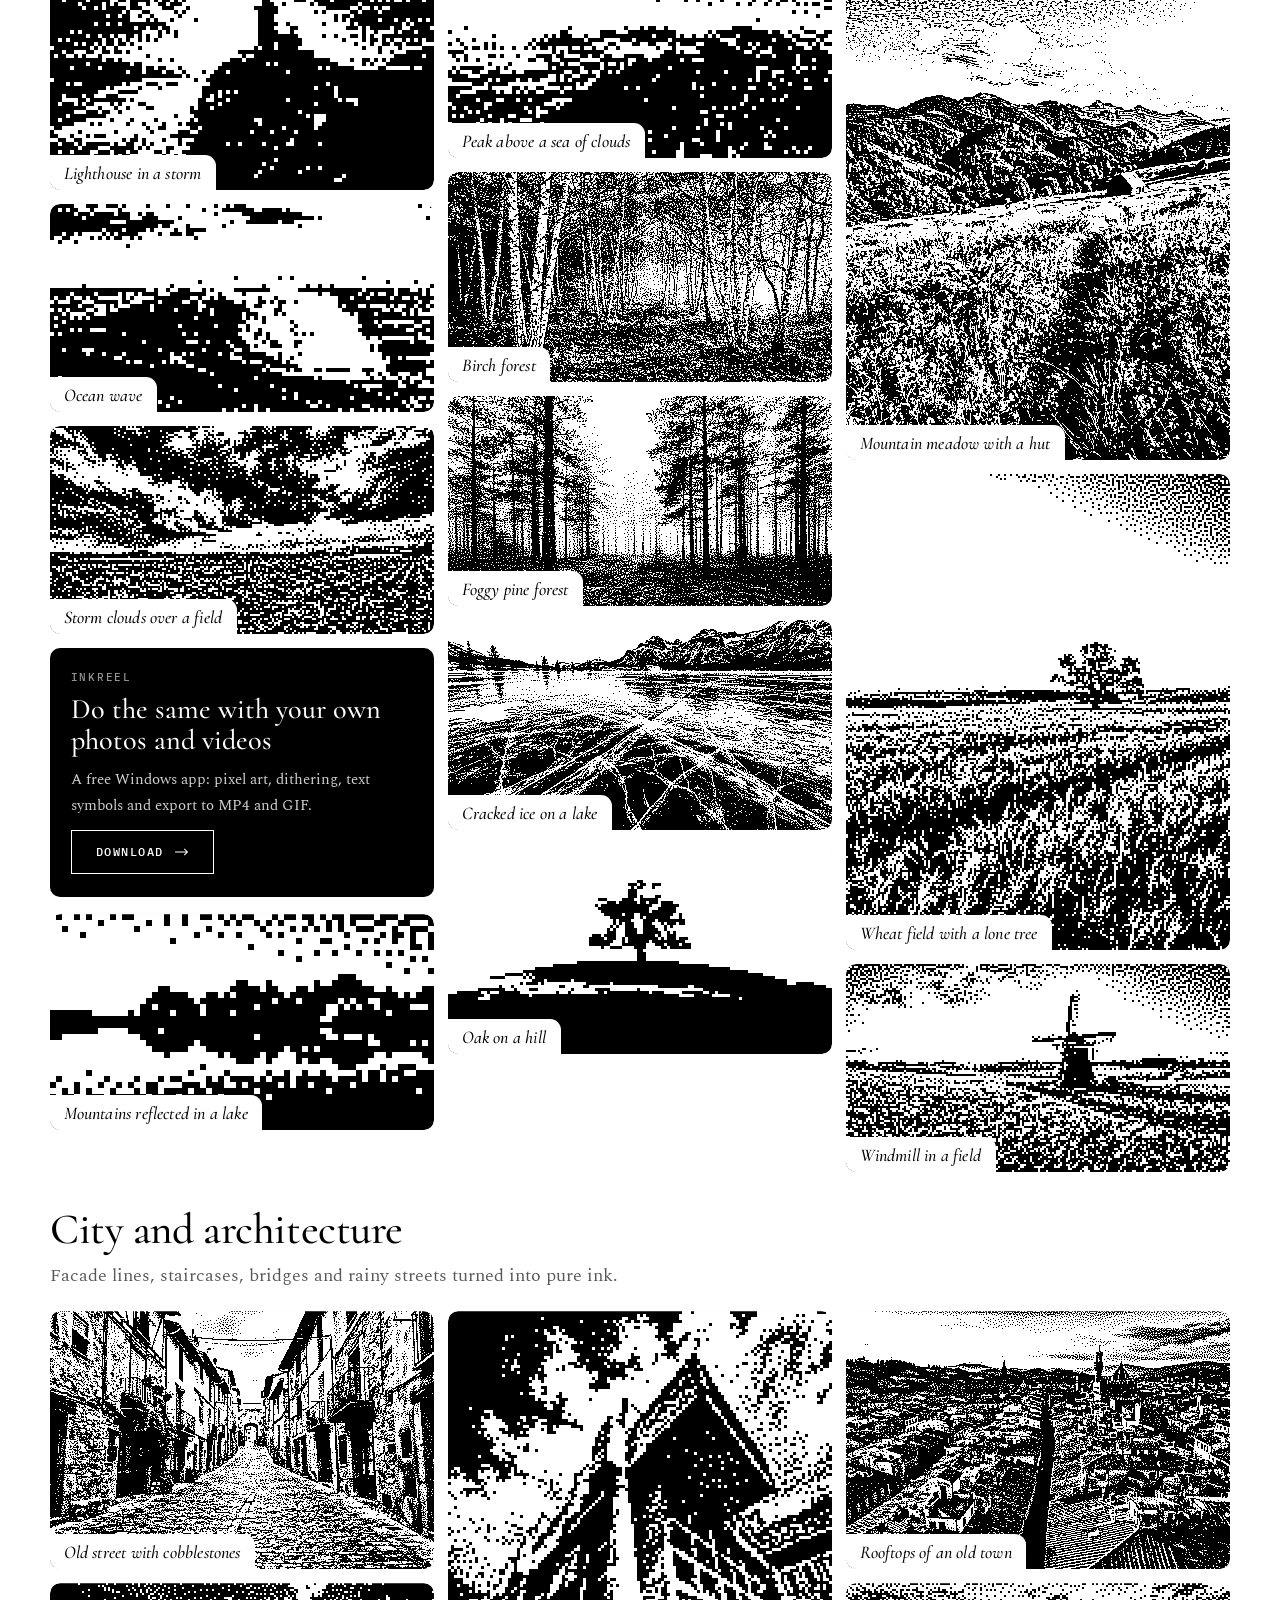
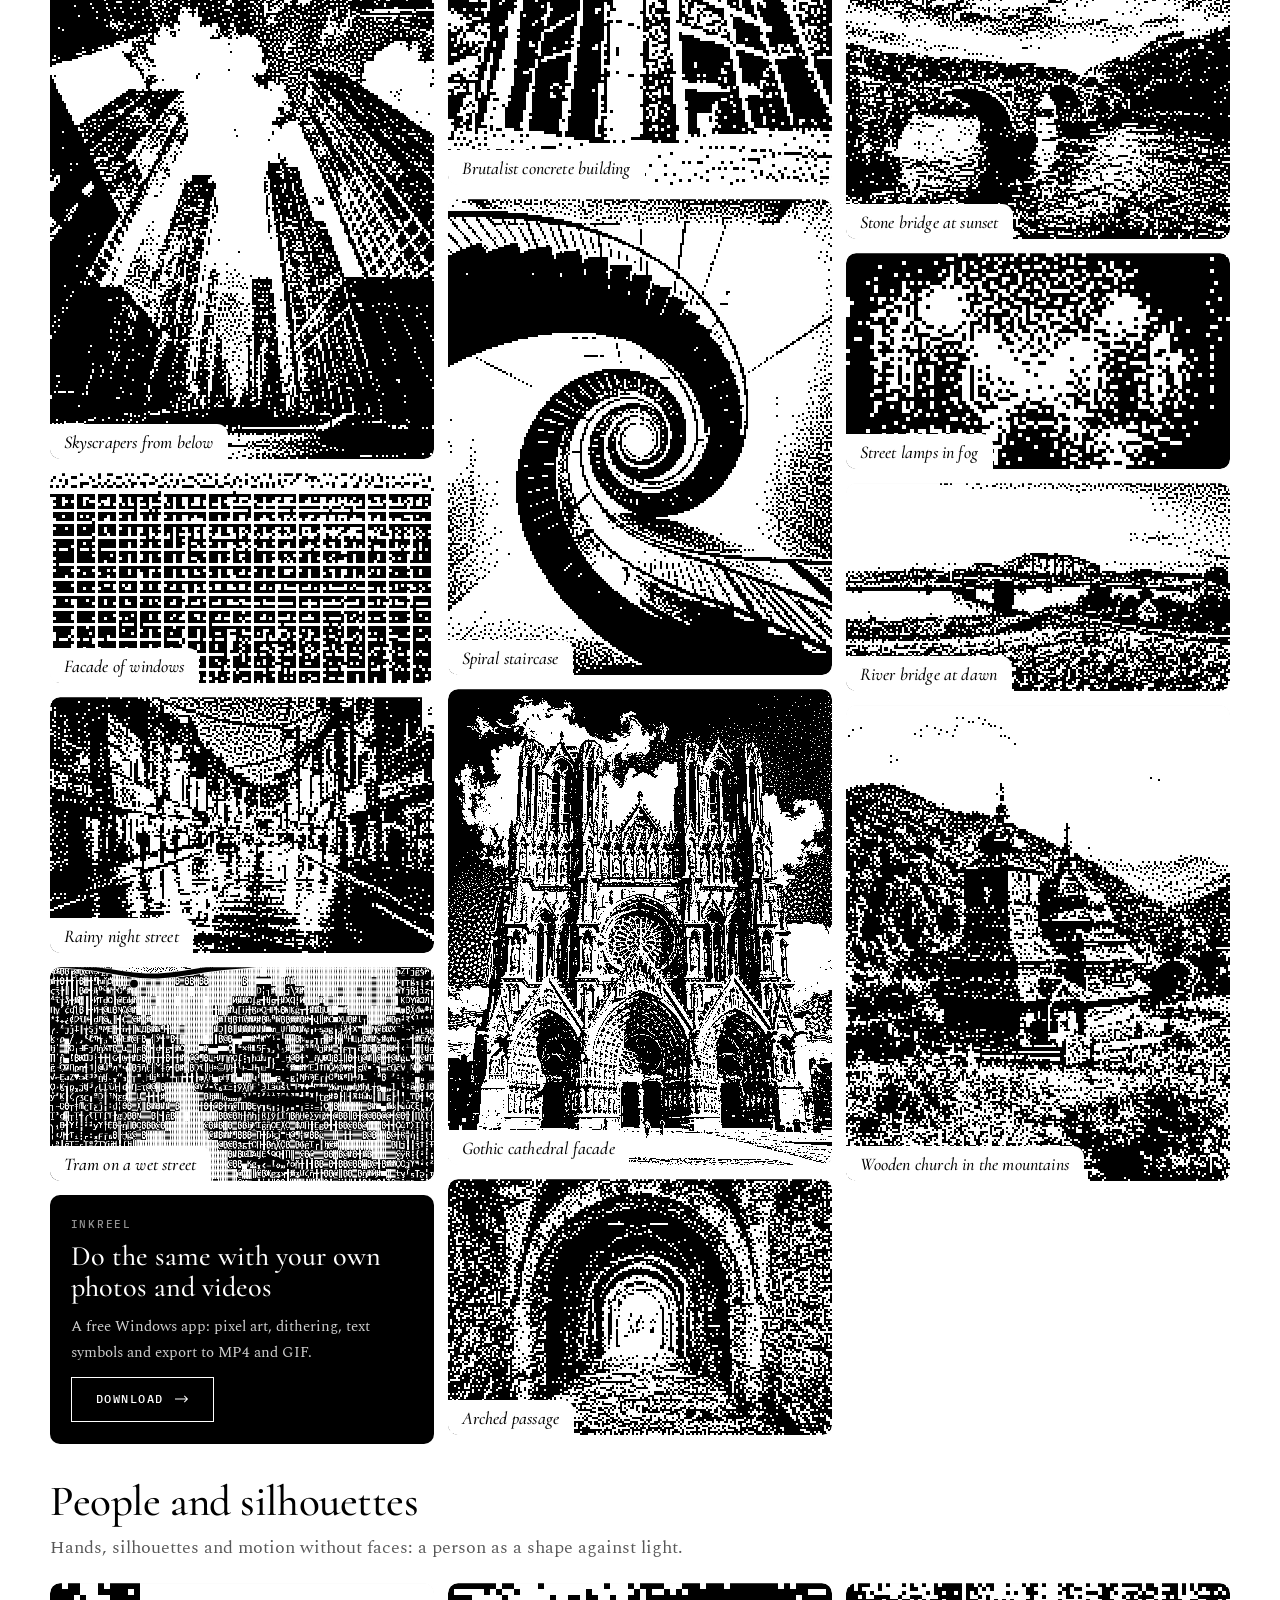
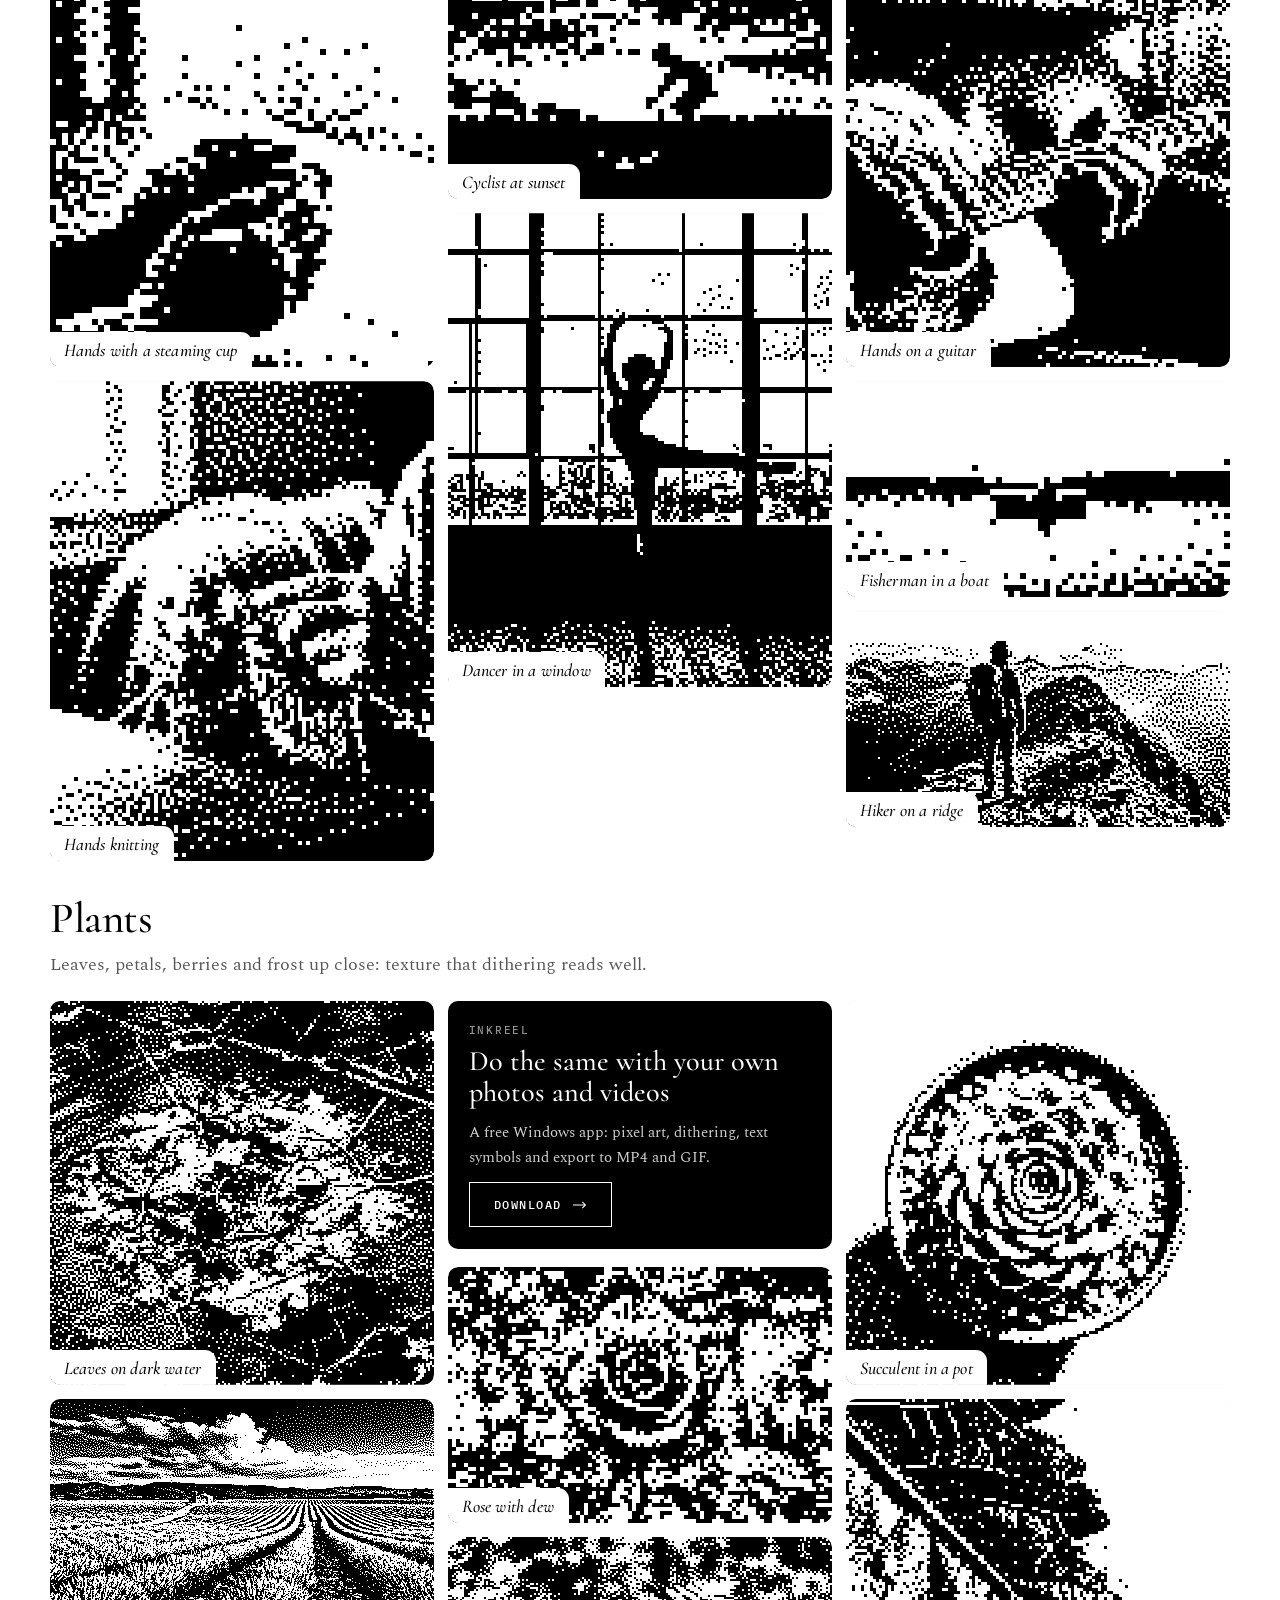
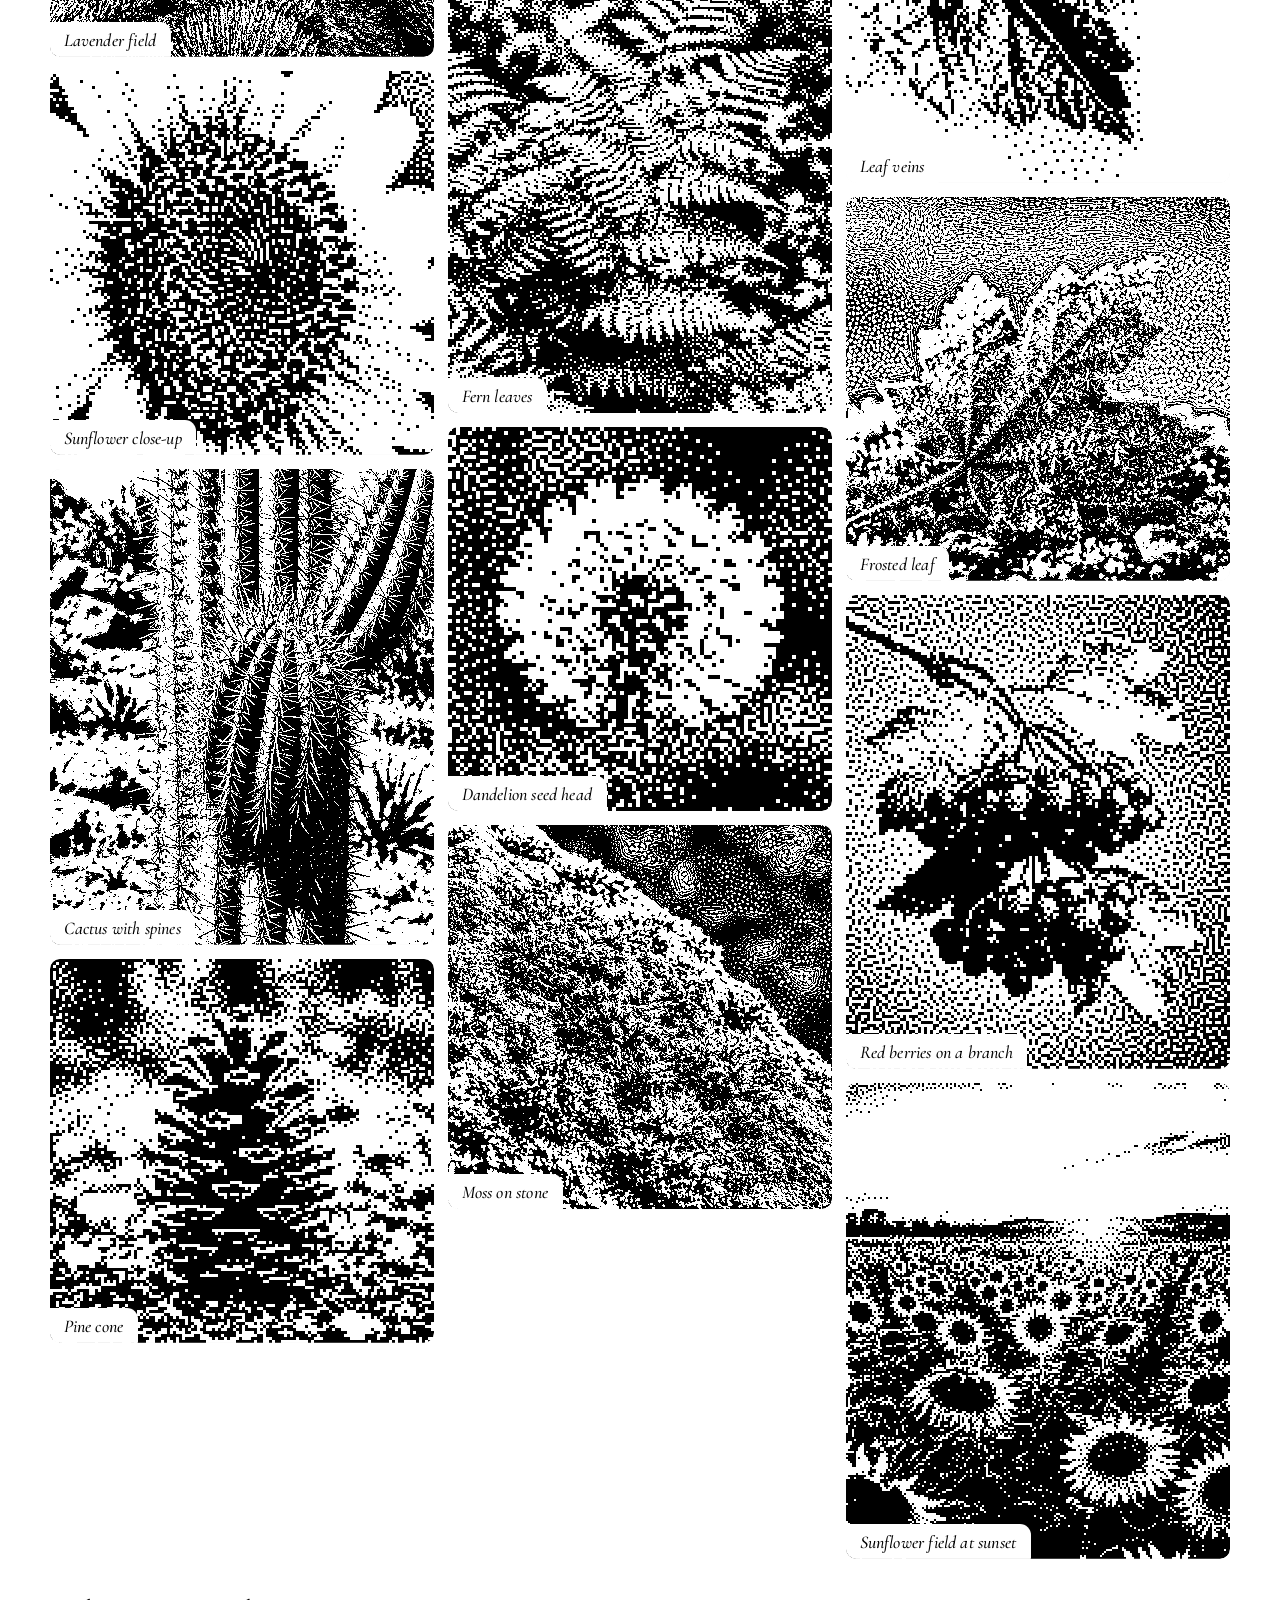
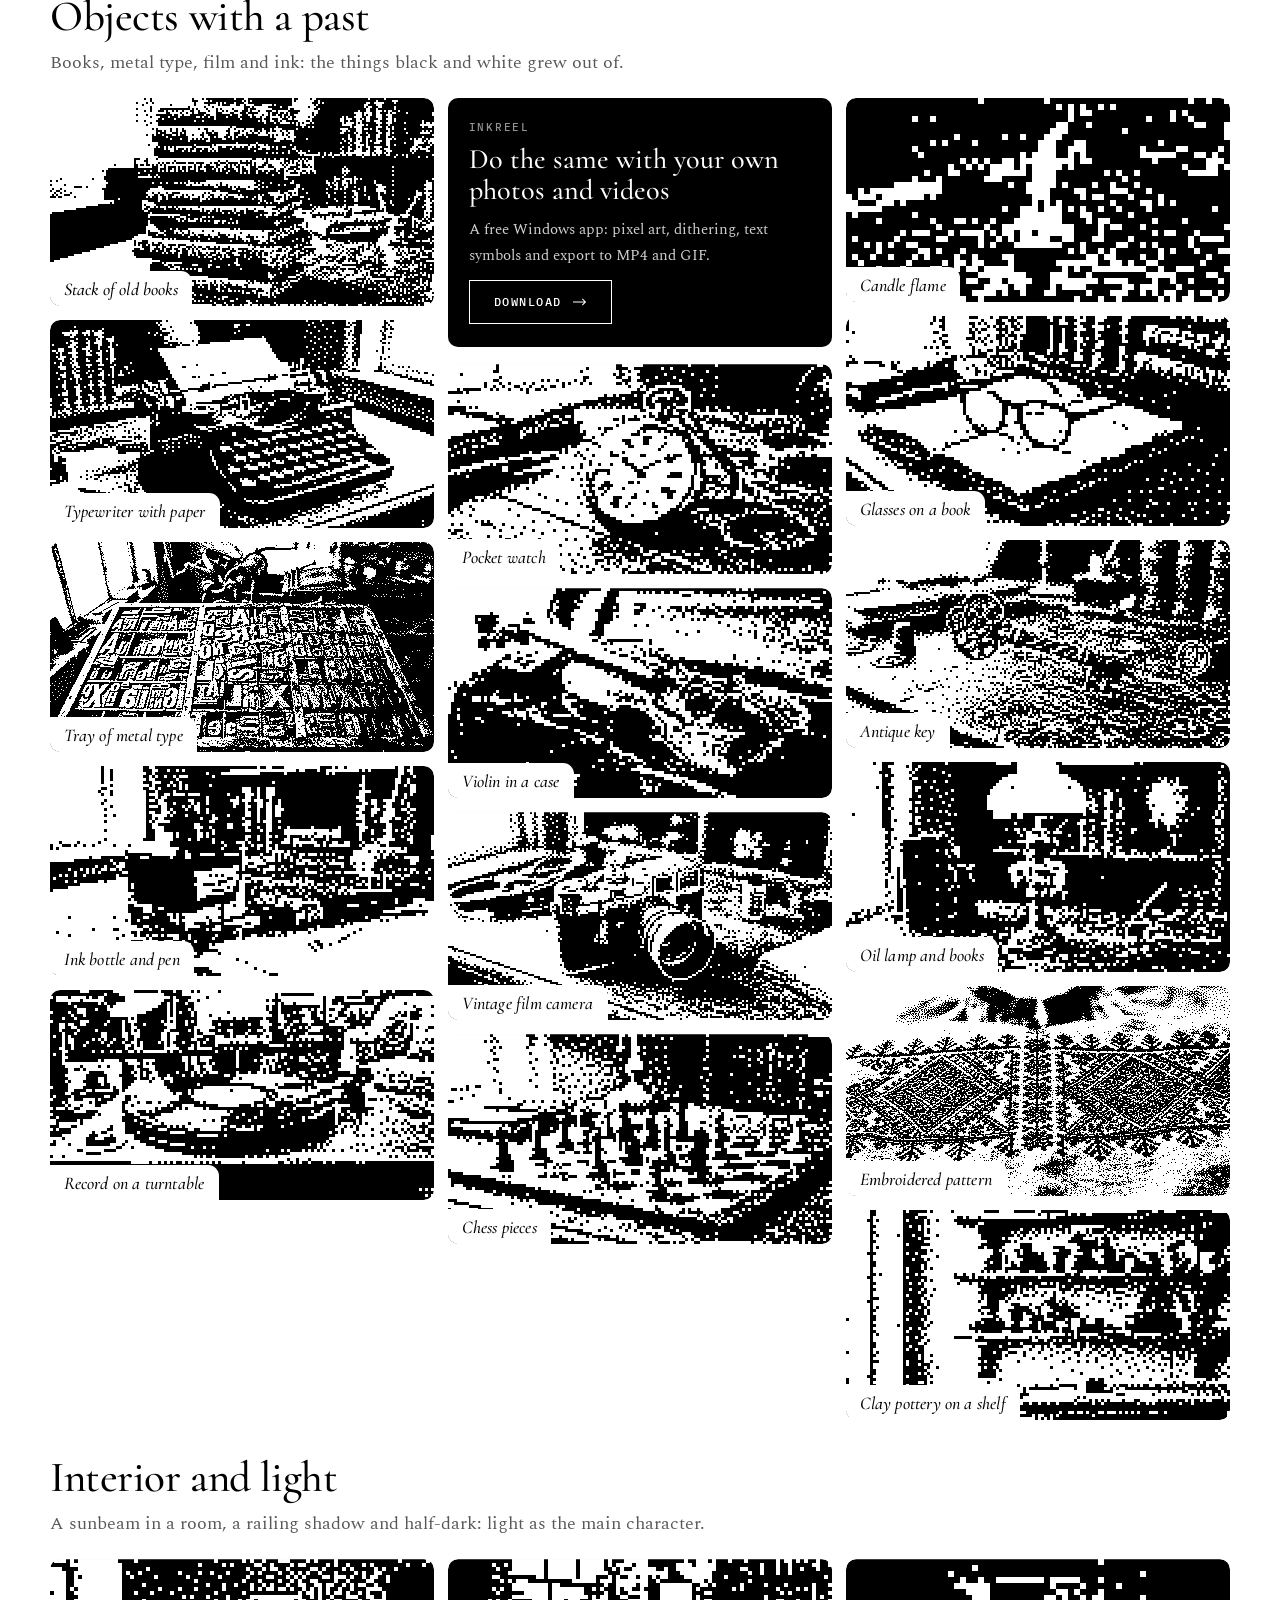
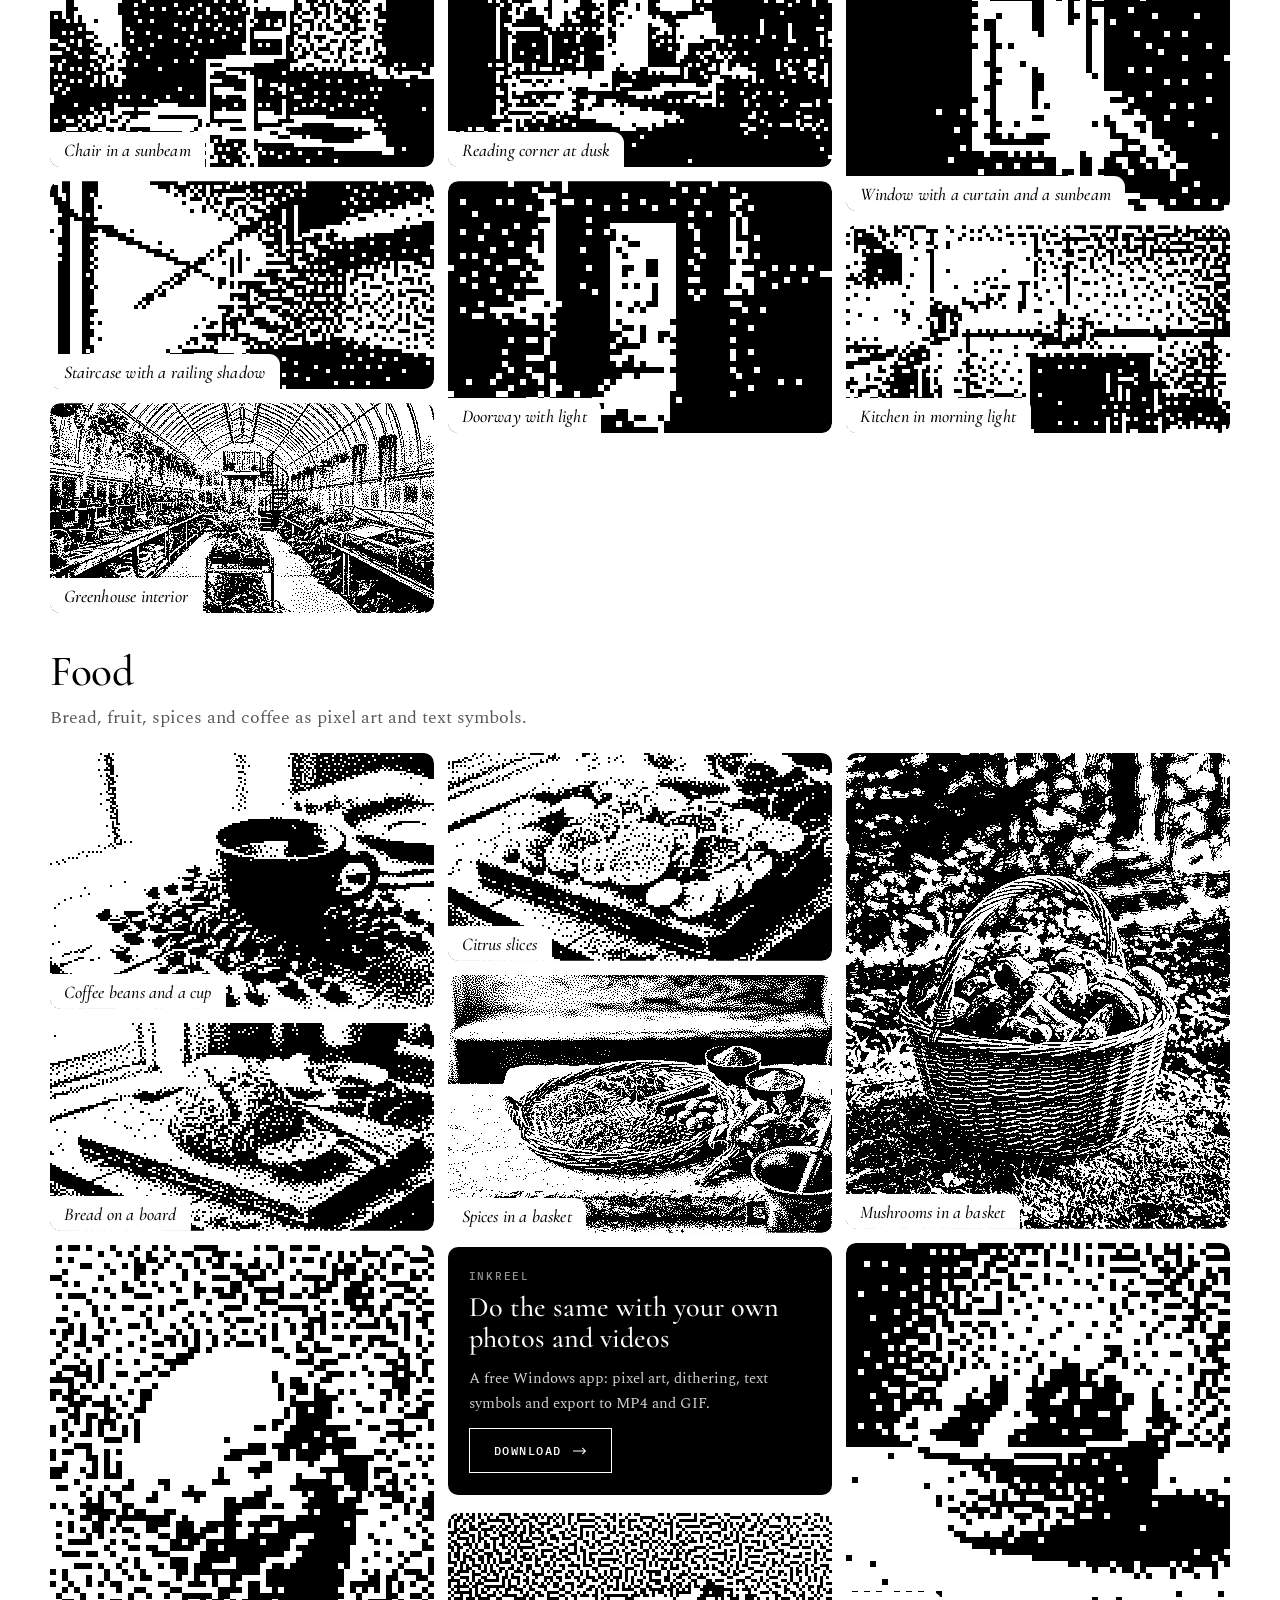
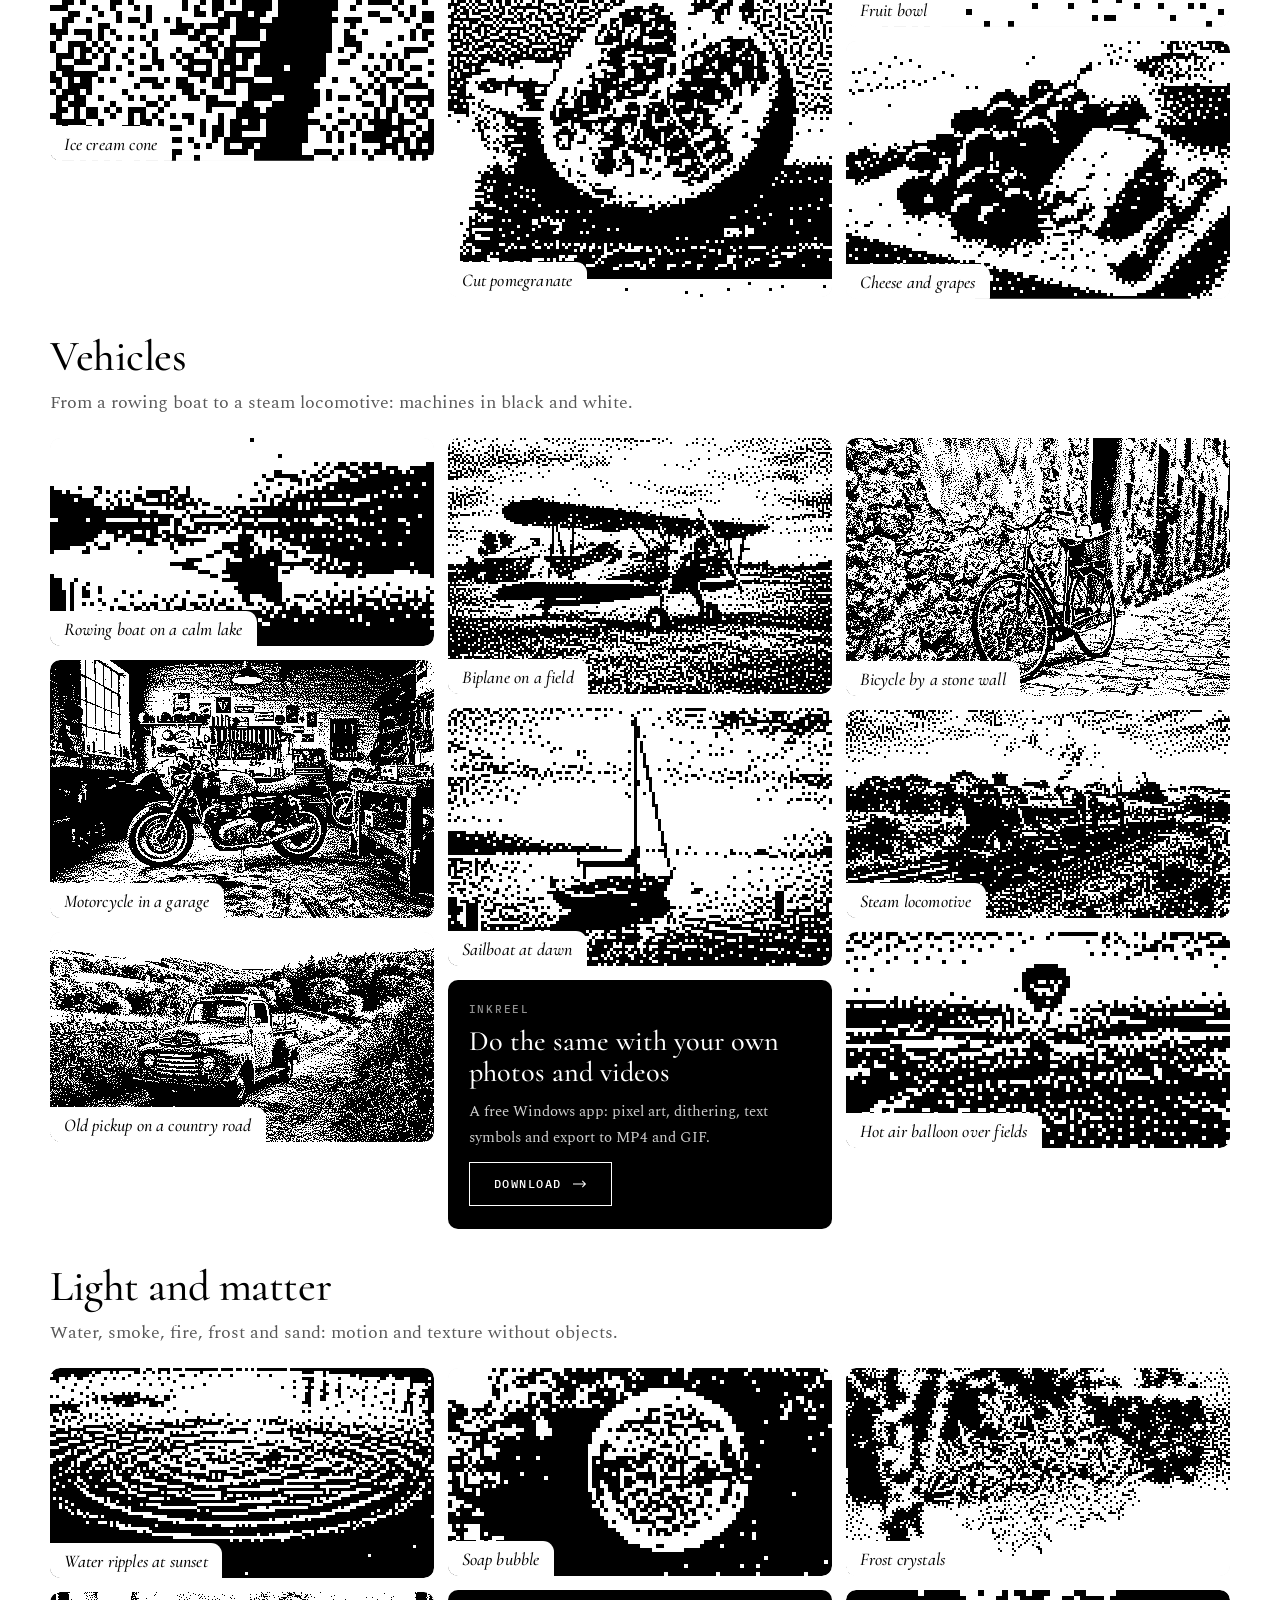
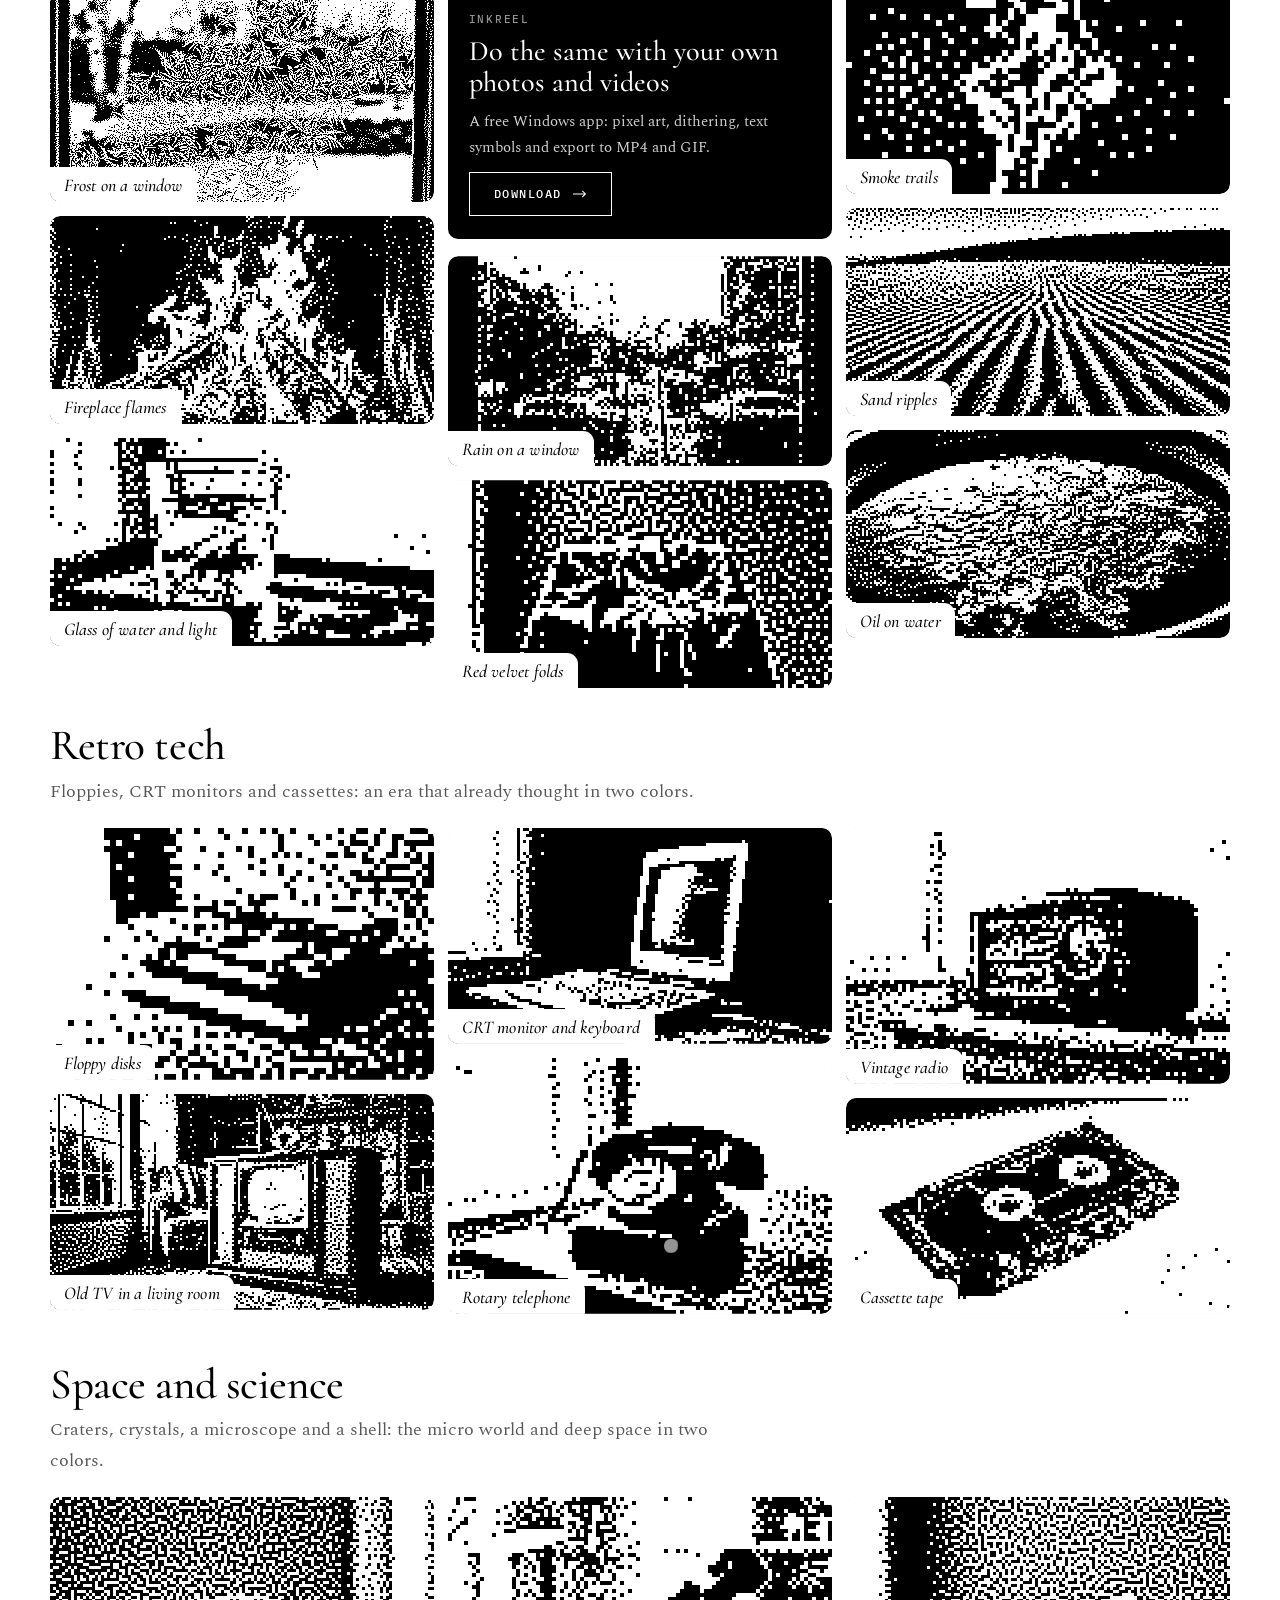
<file: en/gallery/index.html>
<!doctype html>
<html lang="en" data-palette="classic">
<head>
<meta charset="utf-8">
<meta name="viewport" content="width=device-width,initial-scale=1">
<meta name="robots" content="index,follow,max-image-preview:large,max-snippet:-1,max-video-preview:-1">
<meta name="googlebot" content="index,follow,max-image-preview:large,max-snippet:-1,max-video-preview:-1">
<meta name="author" content="Raimex">
<meta name="application-name" content="InkReel"><meta name="msvalidate.01" content="93CC189DC408DDAD2BFC4A8EB1A1292C">
<meta name="apple-mobile-web-app-title" content="InkReel">
<meta name="referrer" content="strict-origin-when-cross-origin">
<meta name="format-detection" content="telephone=no">
<meta http-equiv="Content-Security-Policy" content="default-src 'self'; img-src 'self' data:; style-src 'self' 'unsafe-inline'; script-src 'self' 'unsafe-inline'; media-src 'self' blob:; connect-src 'none'; base-uri 'none'; form-action 'none'">
<title>1-bit gallery: pixel art, dithering and text-symbol pictures | InkReel</title>
<meta name="description" content="131 frames in two views: 1-bit pixel art and pictures made of text symbols. Animals, cities, nature, objects, plants and retro tech, made with InkReel, free for Windows.">
<link rel="canonical" href="https://inkreel.raimex.space/en/gallery/">
<link rel="alternate" hreflang="uk" href="https://inkreel.raimex.space/gallery/">
<link rel="alternate" hreflang="en" href="https://inkreel.raimex.space/en/gallery/">
<link rel="alternate" hreflang="x-default" href="https://inkreel.raimex.space/en/gallery/">
<meta name="theme-color" content="#ffffff">
<meta property="og:type" content="website">
<meta property="og:site_name" content="InkReel">
<meta property="og:title" content="1-bit gallery: pixel art, dithering and text-symbol pictures | InkReel">
<meta property="og:description" content="131 frames in two views: 1-bit pixel art and pictures made of text symbols. Animals, cities, nature, objects, plants and retro tech, made with InkReel, free for Windows.">
<meta property="og:url" content="https://inkreel.raimex.space/en/gallery/">
<meta property="og:locale" content="en_US">
<meta property="og:image" content="https://inkreel.raimex.space/assets/og-gallery.png">
<meta property="og:image:width" content="1200">
<meta property="og:image:height" content="630">
<meta property="og:image:type" content="image/png">
<meta property="og:image:alt" content="InkReel gallery: animals, architecture and objects as two-color pixel art.">
<meta property="og:locale:alternate" content="uk_UA">
<meta name="twitter:card" content="summary_large_image">
<meta name="twitter:title" content="1-bit gallery: pixel art, dithering and text-symbol pictures | InkReel">
<meta name="twitter:description" content="131 frames in two views: 1-bit pixel art and pictures made of text symbols. Animals, cities, nature, objects, plants and retro tech, made with InkReel, free for Windows.">
<meta name="twitter:image" content="https://inkreel.raimex.space/assets/og-gallery.png">
<meta name="twitter:image:alt" content="InkReel gallery: animals, architecture and objects as two-color pixel art.">
<link rel="icon" href="/favicon.ico" sizes="48x48">
<link rel="icon" href="/assets/favicon.svg" type="image/svg+xml" sizes="any">
<link rel="apple-touch-icon" href="/assets/apple-touch-icon.png">
<link rel="manifest" href="/site.webmanifest">
<link rel="sitemap" type="application/xml" href="/sitemap.xml">
<link rel="preload" href="/assets/fonts/cormorant-latin-500-normal.woff2" as="font" type="font/woff2" crossorigin>
<link rel="preload" href="/assets/fonts/spectral-latin-400-normal.woff2" as="font" type="font/woff2" crossorigin>
<link rel="stylesheet" href="/assets/style.css?v=7b4b639d">
<script>try{var d=document.documentElement,s=localStorage,p=s.getItem('inkreel-palette');if(p){d.setAttribute('data-palette',p)}if(s.getItem('inkreel-flip')==='1'){d.setAttribute('data-flip','')}if(s.getItem('inkreel-seen')==='1'){d.className+=' seen'}}catch(e){}document.documentElement.className+=' js';</script>
<script defer src="/assets/site.js"></script>

<script defer src="/assets/gallery.js?v=20a15aad"></script>
<script type="application/ld+json">{"@context":"https://schema.org","@graph":[{"@type":"CollectionPage","@id":"https://inkreel.raimex.space/en/gallery/#webpage","url":"https://inkreel.raimex.space/en/gallery/","name":"1-bit gallery: pixel art, dithering and text-symbol pictures | InkReel","description":"131 frames in two views: 1-bit pixel art and pictures made of text symbols. Animals, cities, nature, objects, plants and retro tech, made with InkReel, free for Windows.","inLanguage":"en","isPartOf":{"@id":"https://inkreel.raimex.space/#website"},"about":{"@id":"https://inkreel.raimex.space/#app"},"hasPart":[{"@type":"ImageObject","contentUrl":"https://inkreel.raimex.space/assets/gallery/black-horse-in-mist-1-bit-pixel-art.webp","thumbnailUrl":"https://inkreel.raimex.space/assets/gallery/black-horse-in-mist-1-bit-pixel-art.webp","name":"Black horse in mist","caption":"Black horse in mist: 1-bit pixel art","width":768,"height":416,"encodingFormat":"image/webp","creator":{"@type":"Organization","name":"Raimex","url":"https://inkreel.raimex.space/"},"creditText":"InkReel","copyrightNotice":"© 2026 Raimex","license":"https://creativecommons.org/licenses/by/4.0/","acquireLicensePage":"https://inkreel.raimex.space/en/gallery/#license","inLanguage":"en"},{"@type":"ImageObject","contentUrl":"https://inkreel.raimex.space/assets/gallery/hedgehog-in-autumn-leaves-1-bit-pixel-art.webp","thumbnailUrl":"https://inkreel.raimex.space/assets/gallery/hedgehog-in-autumn-leaves-1-bit-pixel-art.webp","name":"Hedgehog in autumn leaves","caption":"Hedgehog in autumn leaves: 1-bit pixel art","width":768,"height":692,"encodingFormat":"image/webp","creator":{"@type":"Organization","name":"Raimex","url":"https://inkreel.raimex.space/"},"creditText":"InkReel","copyrightNotice":"© 2026 Raimex","license":"https://creativecommons.org/licenses/by/4.0/","acquireLicensePage":"https://inkreel.raimex.space/en/gallery/#license","inLanguage":"en"},{"@type":"ImageObject","contentUrl":"https://inkreel.raimex.space/assets/gallery/stag-in-fog-1-bit-pixel-art.webp","thumbnailUrl":"https://inkreel.raimex.space/assets/gallery/stag-in-fog-1-bit-pixel-art.webp","name":"Stag in fog","caption":"Stag in fog: 1-bit pixel art","width":768,"height":960,"encodingFormat":"image/webp","creator":{"@type":"Organization","name":"Raimex","url":"https://inkreel.raimex.space/"},"creditText":"InkReel","copyrightNotice":"© 2026 Raimex","license":"https://creativecommons.org/licenses/by/4.0/","acquireLicensePage":"https://inkreel.raimex.space/en/gallery/#license","inLanguage":"en"},{"@type":"ImageObject","contentUrl":"https://inkreel.raimex.space/assets/gallery/owl-on-a-branch-1-bit-pixel-art.webp","thumbnailUrl":"https://inkreel.raimex.space/assets/gallery/owl-on-a-branch-1-bit-pixel-art.webp","name":"Owl on a branch","caption":"Owl on a branch: 1-bit pixel art","width":768,"height":960,"encodingFormat":"image/webp","creator":{"@type":"Organization","name":"Raimex","url":"https://inkreel.raimex.space/"},"creditText":"InkReel","copyrightNotice":"© 2026 Raimex","license":"https://creativecommons.org/licenses/by/4.0/","acquireLicensePage":"https://inkreel.raimex.space/en/gallery/#license","inLanguage":"en"},{"@type":"ImageObject","contentUrl":"https://inkreel.raimex.space/assets/gallery/monarch-butterfly-1-bit-pixel-art.webp","thumbnailUrl":"https://inkreel.raimex.space/assets/gallery/monarch-butterfly-1-bit-pixel-art.webp","name":"Monarch butterfly","caption":"Monarch butterfly: 1-bit pixel art","width":768,"height":420,"encodingFormat":"image/webp","creator":{"@type":"Organization","name":"Raimex","url":"https://inkreel.raimex.space/"},"creditText":"InkReel","copyrightNotice":"© 2026 Raimex","license":"https://creativecommons.org/licenses/by/4.0/","acquireLicensePage":"https://inkreel.raimex.space/en/gallery/#license","inLanguage":"en"},{"@type":"ImageObject","contentUrl":"https://inkreel.raimex.space/assets/gallery/red-fox-in-snow-1-bit-pixel-art.webp","thumbnailUrl":"https://inkreel.raimex.space/assets/gallery/red-fox-in-snow-1-bit-pixel-art.webp","name":"Red fox in snow","caption":"Red fox in snow: 1-bit pixel art","width":768,"height":512,"encodingFormat":"image/webp","creator":{"@type":"Organization","name":"Raimex","url":"https://inkreel.raimex.space/"},"creditText":"InkReel","copyrightNotice":"© 2026 Raimex","license":"https://creativecommons.org/licenses/by/4.0/","acquireLicensePage":"https://inkreel.raimex.space/en/gallery/#license","inLanguage":"en"},{"@type":"ImageObject","contentUrl":"https://inkreel.raimex.space/assets/gallery/long-haired-cat-portrait-1-bit-pixel-art.webp","thumbnailUrl":"https://inkreel.raimex.space/assets/gallery/long-haired-cat-portrait-1-bit-pixel-art.webp","name":"Long-haired cat portrait","caption":"Long-haired cat portrait: 1-bit pixel art","width":768,"height":768,"encodingFormat":"image/webp","creator":{"@type":"Organization","name":"Raimex","url":"https://inkreel.raimex.space/"},"creditText":"InkReel","copyrightNotice":"© 2026 Raimex","license":"https://creativecommons.org/licenses/by/4.0/","acquireLicensePage":"https://inkreel.raimex.space/en/gallery/#license","inLanguage":"en"},{"@type":"ImageObject","contentUrl":"https://inkreel.raimex.space/assets/gallery/rooster-at-dawn-1-bit-pixel-art.webp","thumbnailUrl":"https://inkreel.raimex.space/assets/gallery/rooster-at-dawn-1-bit-pixel-art.webp","name":"Rooster at dawn","caption":"Rooster at dawn: 1-bit pixel art","width":768,"height":408,"encodingFormat":"image/webp","creator":{"@type":"Organization","name":"Raimex","url":"https://inkreel.raimex.space/"},"creditText":"InkReel","copyrightNotice":"© 2026 Raimex","license":"https://creativecommons.org/licenses/by/4.0/","acquireLicensePage":"https://inkreel.raimex.space/en/gallery/#license","inLanguage":"en"},{"@type":"ImageObject","contentUrl":"https://inkreel.raimex.space/assets/gallery/heron-in-water-1-bit-pixel-art.webp","thumbnailUrl":"https://inkreel.raimex.space/assets/gallery/heron-in-water-1-bit-pixel-art.webp","name":"Heron in water","caption":"Heron in water: 1-bit pixel art","width":768,"height":948,"encodingFormat":"image/webp","creator":{"@type":"Organization","name":"Raimex","url":"https://inkreel.raimex.space/"},"creditText":"InkReel","copyrightNotice":"© 2026 Raimex","license":"https://creativecommons.org/licenses/by/4.0/","acquireLicensePage":"https://inkreel.raimex.space/en/gallery/#license","inLanguage":"en"},{"@type":"ImageObject","contentUrl":"https://inkreel.raimex.space/assets/gallery/border-collie-running-1-bit-pixel-art.webp","thumbnailUrl":"https://inkreel.raimex.space/assets/gallery/border-collie-running-1-bit-pixel-art.webp","name":"Border collie running","caption":"Border collie running: 1-bit pixel art","width":768,"height":432,"encodingFormat":"image/webp","creator":{"@type":"Organization","name":"Raimex","url":"https://inkreel.raimex.space/"},"creditText":"InkReel","copyrightNotice":"© 2026 Raimex","license":"https://creativecommons.org/licenses/by/4.0/","acquireLicensePage":"https://inkreel.raimex.space/en/gallery/#license","inLanguage":"en"},{"@type":"ImageObject","contentUrl":"https://inkreel.raimex.space/assets/gallery/highland-cow-1-bit-pixel-art.webp","thumbnailUrl":"https://inkreel.raimex.space/assets/gallery/highland-cow-1-bit-pixel-art.webp","name":"Highland cow","caption":"Highland cow: 1-bit pixel art","width":768,"height":420,"encodingFormat":"image/webp","creator":{"@type":"Organization","name":"Raimex","url":"https://inkreel.raimex.space/"},"creditText":"InkReel","copyrightNotice":"© 2026 Raimex","license":"https://creativecommons.org/licenses/by/4.0/","acquireLicensePage":"https://inkreel.raimex.space/en/gallery/#license","inLanguage":"en"},{"@type":"ImageObject","contentUrl":"https://inkreel.raimex.space/assets/gallery/lion-portrait-1-bit-pixel-art.webp","thumbnailUrl":"https://inkreel.raimex.space/assets/gallery/lion-portrait-1-bit-pixel-art.webp","name":"Lion portrait","caption":"Lion portrait: 1-bit pixel art","width":768,"height":948,"encodingFormat":"image/webp","creator":{"@type":"Organization","name":"Raimex","url":"https://inkreel.raimex.space/"},"creditText":"InkReel","copyrightNotice":"© 2026 Raimex","license":"https://creativecommons.org/licenses/by/4.0/","acquireLicensePage":"https://inkreel.raimex.space/en/gallery/#license","inLanguage":"en"},{"@type":"ImageObject","contentUrl":"https://inkreel.raimex.space/assets/gallery/husky-on-a-rock-1-bit-pixel-art.webp","thumbnailUrl":"https://inkreel.raimex.space/assets/gallery/husky-on-a-rock-1-bit-pixel-art.webp","name":"Husky on a rock","caption":"Husky on a rock: 1-bit pixel art","width":768,"height":420,"encodingFormat":"image/webp","creator":{"@type":"Organization","name":"Raimex","url":"https://inkreel.raimex.space/"},"creditText":"InkReel","copyrightNotice":"© 2026 Raimex","license":"https://creativecommons.org/licenses/by/4.0/","acquireLicensePage":"https://inkreel.raimex.space/en/gallery/#license","inLanguage":"en"},{"@type":"ImageObject","contentUrl":"https://inkreel.raimex.space/assets/gallery/swan-on-a-dark-lake-1-bit-pixel-art.webp","thumbnailUrl":"https://inkreel.raimex.space/assets/gallery/swan-on-a-dark-lake-1-bit-pixel-art.webp","name":"Swan on a dark lake","caption":"Swan on a dark lake: 1-bit pixel art","width":768,"height":504,"encodingFormat":"image/webp","creator":{"@type":"Organization","name":"Raimex","url":"https://inkreel.raimex.space/"},"creditText":"InkReel","copyrightNotice":"© 2026 Raimex","license":"https://creativecommons.org/licenses/by/4.0/","acquireLicensePage":"https://inkreel.raimex.space/en/gallery/#license","inLanguage":"en"},{"@type":"ImageObject","contentUrl":"https://inkreel.raimex.space/assets/gallery/desert-dunes-1-bit-pixel-art.webp","thumbnailUrl":"https://inkreel.raimex.space/assets/gallery/desert-dunes-1-bit-pixel-art.webp","name":"Desert dunes","caption":"Desert dunes: 1-bit pixel art","width":768,"height":408,"encodingFormat":"image/webp","creator":{"@type":"Organization","name":"Raimex","url":"https://inkreel.raimex.space/"},"creditText":"InkReel","copyrightNotice":"© 2026 Raimex","license":"https://creativecommons.org/licenses/by/4.0/","acquireLicensePage":"https://inkreel.raimex.space/en/gallery/#license","inLanguage":"en"},{"@type":"ImageObject","contentUrl":"https://inkreel.raimex.space/assets/gallery/starry-sky-over-a-lake-1-bit-pixel-art.webp","thumbnailUrl":"https://inkreel.raimex.space/assets/gallery/starry-sky-over-a-lake-1-bit-pixel-art.webp","name":"Starry sky over a lake","caption":"Starry sky over a lake: 1-bit pixel art","width":768,"height":416,"encodingFormat":"image/webp","creator":{"@type":"Organization","name":"Raimex","url":"https://inkreel.raimex.space/"},"creditText":"InkReel","copyrightNotice":"© 2026 Raimex","license":"https://creativecommons.org/licenses/by/4.0/","acquireLicensePage":"https://inkreel.raimex.space/en/gallery/#license","inLanguage":"en"},{"@type":"ImageObject","contentUrl":"https://inkreel.raimex.space/assets/gallery/lighthouse-in-storm-1-bit-pixel-art.webp","thumbnailUrl":"https://inkreel.raimex.space/assets/gallery/lighthouse-in-storm-1-bit-pixel-art.webp","name":"Lighthouse in a storm","caption":"Lighthouse in a storm: 1-bit pixel art","width":768,"height":512,"encodingFormat":"image/webp","creator":{"@type":"Organization","name":"Raimex","url":"https://inkreel.raimex.space/"},"creditText":"InkReel","copyrightNotice":"© 2026 Raimex","license":"https://creativecommons.org/licenses/by/4.0/","acquireLicensePage":"https://inkreel.raimex.space/en/gallery/#license","inLanguage":"en"},{"@type":"ImageObject","contentUrl":"https://inkreel.raimex.space/assets/gallery/ocean-wave-1-bit-pixel-art.webp","thumbnailUrl":"https://inkreel.raimex.space/assets/gallery/ocean-wave-1-bit-pixel-art.webp","name":"Ocean wave","caption":"Ocean wave: 1-bit pixel art","width":768,"height":416,"encodingFormat":"image/webp","creator":{"@type":"Organization","name":"Raimex","url":"https://inkreel.raimex.space/"},"creditText":"InkReel","copyrightNotice":"© 2026 Raimex","license":"https://creativecommons.org/licenses/by/4.0/","acquireLicensePage":"https://inkreel.raimex.space/en/gallery/#license","inLanguage":"en"},{"@type":"ImageObject","contentUrl":"https://inkreel.raimex.space/assets/gallery/storm-clouds-over-field-1-bit-pixel-art.webp","thumbnailUrl":"https://inkreel.raimex.space/assets/gallery/storm-clouds-over-field-1-bit-pixel-art.webp","name":"Storm clouds over a field","caption":"Storm clouds over a field: 1-bit pixel art","width":768,"height":416,"encodingFormat":"image/webp","creator":{"@type":"Organization","name":"Raimex","url":"https://inkreel.raimex.space/"},"creditText":"InkReel","copyrightNotice":"© 2026 Raimex","license":"https://creativecommons.org/licenses/by/4.0/","acquireLicensePage":"https://inkreel.raimex.space/en/gallery/#license","inLanguage":"en"},{"@type":"ImageObject","contentUrl":"https://inkreel.raimex.space/assets/gallery/mountain-lake-reflection-1-bit-pixel-art.webp","thumbnailUrl":"https://inkreel.raimex.space/assets/gallery/mountain-lake-reflection-1-bit-pixel-art.webp","name":"Mountains reflected in a lake","caption":"Mountains reflected in a lake: 1-bit pixel art","width":768,"height":432,"encodingFormat":"image/webp","creator":{"@type":"Organization","name":"Raimex","url":"https://inkreel.raimex.space/"},"creditText":"InkReel","copyrightNotice":"© 2026 Raimex","license":"https://creativecommons.org/licenses/by/4.0/","acquireLicensePage":"https://inkreel.raimex.space/en/gallery/#license","inLanguage":"en"},{"@type":"ImageObject","contentUrl":"https://inkreel.raimex.space/assets/gallery/forest-waterfall-1-bit-pixel-art.webp","thumbnailUrl":"https://inkreel.raimex.space/assets/gallery/forest-waterfall-1-bit-pixel-art.webp","name":"Forest waterfall","caption":"Forest waterfall: 1-bit pixel art","width":768,"height":420,"encodingFormat":"image/webp","creator":{"@type":"Organization","name":"Raimex","url":"https://inkreel.raimex.space/"},"creditText":"InkReel","copyrightNotice":"© 2026 Raimex","license":"https://creativecommons.org/licenses/by/4.0/","acquireLicensePage":"https://inkreel.raimex.space/en/gallery/#license","inLanguage":"en"},{"@type":"ImageObject","contentUrl":"https://inkreel.raimex.space/assets/gallery/rocky-coast-1-bit-pixel-art.webp","thumbnailUrl":"https://inkreel.raimex.space/assets/gallery/rocky-coast-1-bit-pixel-art.webp","name":"Rocky coast","caption":"Rocky coast: 1-bit pixel art","width":768,"height":420,"encodingFormat":"image/webp","creator":{"@type":"Organization","name":"Raimex","url":"https://inkreel.raimex.space/"},"creditText":"InkReel","copyrightNotice":"© 2026 Raimex","license":"https://creativecommons.org/licenses/by/4.0/","acquireLicensePage":"https://inkreel.raimex.space/en/gallery/#license","inLanguage":"en"},{"@type":"ImageObject","contentUrl":"https://inkreel.raimex.space/assets/gallery/peak-above-sea-of-clouds-1-bit-pixel-art.webp","thumbnailUrl":"https://inkreel.raimex.space/assets/gallery/peak-above-sea-of-clouds-1-bit-pixel-art.webp","name":"Peak above a sea of clouds","caption":"Peak above a sea of clouds: 1-bit pixel art","width":768,"height":432,"encodingFormat":"image/webp","creator":{"@type":"Organization","name":"Raimex","url":"https://inkreel.raimex.space/"},"creditText":"InkReel","copyrightNotice":"© 2026 Raimex","license":"https://creativecommons.org/licenses/by/4.0/","acquireLicensePage":"https://inkreel.raimex.space/en/gallery/#license","inLanguage":"en"},{"@type":"ImageObject","contentUrl":"https://inkreel.raimex.space/assets/gallery/birch-forest-1-bit-pixel-art.webp","thumbnailUrl":"https://inkreel.raimex.space/assets/gallery/birch-forest-1-bit-pixel-art.webp","name":"Birch forest","caption":"Birch forest: 1-bit pixel art","width":768,"height":420,"encodingFormat":"image/webp","creator":{"@type":"Organization","name":"Raimex","url":"https://inkreel.raimex.space/"},"creditText":"InkReel","copyrightNotice":"© 2026 Raimex","license":"https://creativecommons.org/licenses/by/4.0/","acquireLicensePage":"https://inkreel.raimex.space/en/gallery/#license","inLanguage":"en"},{"@type":"ImageObject","contentUrl":"https://inkreel.raimex.space/assets/gallery/foggy-pine-forest-1-bit-pixel-art.webp","thumbnailUrl":"https://inkreel.raimex.space/assets/gallery/foggy-pine-forest-1-bit-pixel-art.webp","name":"Foggy pine forest","caption":"Foggy pine forest: 1-bit pixel art","width":768,"height":420,"encodingFormat":"image/webp","creator":{"@type":"Organization","name":"Raimex","url":"https://inkreel.raimex.space/"},"creditText":"InkReel","copyrightNotice":"© 2026 Raimex","license":"https://creativecommons.org/licenses/by/4.0/","acquireLicensePage":"https://inkreel.raimex.space/en/gallery/#license","inLanguage":"en"},{"@type":"ImageObject","contentUrl":"https://inkreel.raimex.space/assets/gallery/cracked-ice-lake-1-bit-pixel-art.webp","thumbnailUrl":"https://inkreel.raimex.space/assets/gallery/cracked-ice-lake-1-bit-pixel-art.webp","name":"Cracked ice on a lake","caption":"Cracked ice on a lake: 1-bit pixel art","width":768,"height":420,"encodingFormat":"image/webp","creator":{"@type":"Organization","name":"Raimex","url":"https://inkreel.raimex.space/"},"creditText":"InkReel","copyrightNotice":"© 2026 Raimex","license":"https://creativecommons.org/licenses/by/4.0/","acquireLicensePage":"https://inkreel.raimex.space/en/gallery/#license","inLanguage":"en"},{"@type":"ImageObject","contentUrl":"https://inkreel.raimex.space/assets/gallery/oak-on-a-hill-1-bit-pixel-art.webp","thumbnailUrl":"https://inkreel.raimex.space/assets/gallery/oak-on-a-hill-1-bit-pixel-art.webp","name":"Oak on a hill","caption":"Oak on a hill: 1-bit pixel art","width":768,"height":420,"encodingFormat":"image/webp","creator":{"@type":"Organization","name":"Raimex","url":"https://inkreel.raimex.space/"},"creditText":"InkReel","copyrightNotice":"© 2026 Raimex","license":"https://creativecommons.org/licenses/by/4.0/","acquireLicensePage":"https://inkreel.raimex.space/en/gallery/#license","inLanguage":"en"},{"@type":"ImageObject","contentUrl":"https://inkreel.raimex.space/assets/gallery/stork-on-a-nest-1-bit-pixel-art.webp","thumbnailUrl":"https://inkreel.raimex.space/assets/gallery/stork-on-a-nest-1-bit-pixel-art.webp","name":"Stork on a nest","caption":"Stork on a nest: 1-bit pixel art","width":768,"height":952,"encodingFormat":"image/webp","creator":{"@type":"Organization","name":"Raimex","url":"https://inkreel.raimex.space/"},"creditText":"InkReel","copyrightNotice":"© 2026 Raimex","license":"https://creativecommons.org/licenses/by/4.0/","acquireLicensePage":"https://inkreel.raimex.space/en/gallery/#license","inLanguage":"en"},{"@type":"ImageObject","contentUrl":"https://inkreel.raimex.space/assets/gallery/mountain-meadow-with-a-hut-1-bit-pixel-art.webp","thumbnailUrl":"https://inkreel.raimex.space/assets/gallery/mountain-meadow-with-a-hut-1-bit-pixel-art.webp","name":"Mountain meadow with a hut","caption":"Mountain meadow with a hut: 1-bit pixel art","width":768,"height":952,"encodingFormat":"image/webp","creator":{"@type":"Organization","name":"Raimex","url":"https://inkreel.raimex.space/"},"creditText":"InkReel","copyrightNotice":"© 2026 Raimex","license":"https://creativecommons.org/licenses/by/4.0/","acquireLicensePage":"https://inkreel.raimex.space/en/gallery/#license","inLanguage":"en"},{"@type":"ImageObject","contentUrl":"https://inkreel.raimex.space/assets/gallery/wheat-field-with-a-lone-tree-1-bit-pixel-art.webp","thumbnailUrl":"https://inkreel.raimex.space/assets/gallery/wheat-field-with-a-lone-tree-1-bit-pixel-art.webp","name":"Wheat field with a lone tree","caption":"Wheat field with a lone tree: 1-bit pixel art","width":768,"height":952,"encodingFormat":"image/webp","creator":{"@type":"Organization","name":"Raimex","url":"https://inkreel.raimex.space/"},"creditText":"InkReel","copyrightNotice":"© 2026 Raimex","license":"https://creativecommons.org/licenses/by/4.0/","acquireLicensePage":"https://inkreel.raimex.space/en/gallery/#license","inLanguage":"en"},{"@type":"ImageObject","contentUrl":"https://inkreel.raimex.space/assets/gallery/windmill-in-a-field-1-bit-pixel-art.webp","thumbnailUrl":"https://inkreel.raimex.space/assets/gallery/windmill-in-a-field-1-bit-pixel-art.webp","name":"Windmill in a field","caption":"Windmill in a field: 1-bit pixel art","width":768,"height":416,"encodingFormat":"image/webp","creator":{"@type":"Organization","name":"Raimex","url":"https://inkreel.raimex.space/"},"creditText":"InkReel","copyrightNotice":"© 2026 Raimex","license":"https://creativecommons.org/licenses/by/4.0/","acquireLicensePage":"https://inkreel.raimex.space/en/gallery/#license","inLanguage":"en"},{"@type":"ImageObject","contentUrl":"https://inkreel.raimex.space/assets/gallery/old-street-with-cobblestones-1-bit-pixel-art.webp","thumbnailUrl":"https://inkreel.raimex.space/assets/gallery/old-street-with-cobblestones-1-bit-pixel-art.webp","name":"Old street with cobblestones","caption":"Old street with cobblestones: 1-bit pixel art","width":768,"height":516,"encodingFormat":"image/webp","creator":{"@type":"Organization","name":"Raimex","url":"https://inkreel.raimex.space/"},"creditText":"InkReel","copyrightNotice":"© 2026 Raimex","license":"https://creativecommons.org/licenses/by/4.0/","acquireLicensePage":"https://inkreel.raimex.space/en/gallery/#license","inLanguage":"en"},{"@type":"ImageObject","contentUrl":"https://inkreel.raimex.space/assets/gallery/skyscrapers-from-below-1-bit-pixel-art.webp","thumbnailUrl":"https://inkreel.raimex.space/assets/gallery/skyscrapers-from-below-1-bit-pixel-art.webp","name":"Skyscrapers from below","caption":"Skyscrapers from below: 1-bit pixel art","width":768,"height":952,"encodingFormat":"image/webp","creator":{"@type":"Organization","name":"Raimex","url":"https://inkreel.raimex.space/"},"creditText":"InkReel","copyrightNotice":"© 2026 Raimex","license":"https://creativecommons.org/licenses/by/4.0/","acquireLicensePage":"https://inkreel.raimex.space/en/gallery/#license","inLanguage":"en"},{"@type":"ImageObject","contentUrl":"https://inkreel.raimex.space/assets/gallery/facade-of-windows-1-bit-pixel-art.webp","thumbnailUrl":"https://inkreel.raimex.space/assets/gallery/facade-of-windows-1-bit-pixel-art.webp","name":"Facade of windows","caption":"Facade of windows: 1-bit pixel art","width":768,"height":420,"encodingFormat":"image/webp","creator":{"@type":"Organization","name":"Raimex","url":"https://inkreel.raimex.space/"},"creditText":"InkReel","copyrightNotice":"© 2026 Raimex","license":"https://creativecommons.org/licenses/by/4.0/","acquireLicensePage":"https://inkreel.raimex.space/en/gallery/#license","inLanguage":"en"},{"@type":"ImageObject","contentUrl":"https://inkreel.raimex.space/assets/gallery/rainy-night-street-1-bit-pixel-art.webp","thumbnailUrl":"https://inkreel.raimex.space/assets/gallery/rainy-night-street-1-bit-pixel-art.webp","name":"Rainy night street","caption":"Rainy night street: 1-bit pixel art","width":768,"height":512,"encodingFormat":"image/webp","creator":{"@type":"Organization","name":"Raimex","url":"https://inkreel.raimex.space/"},"creditText":"InkReel","copyrightNotice":"© 2026 Raimex","license":"https://creativecommons.org/licenses/by/4.0/","acquireLicensePage":"https://inkreel.raimex.space/en/gallery/#license","inLanguage":"en"},{"@type":"ImageObject","contentUrl":"https://inkreel.raimex.space/assets/gallery/tram-on-a-wet-street-1-bit-pixel-art.webp","thumbnailUrl":"https://inkreel.raimex.space/assets/gallery/tram-on-a-wet-street-1-bit-pixel-art.webp","name":"Tram on a wet street","caption":"Tram on a wet street: 1-bit pixel art","width":768,"height":428,"encodingFormat":"image/webp","creator":{"@type":"Organization","name":"Raimex","url":"https://inkreel.raimex.space/"},"creditText":"InkReel","copyrightNotice":"© 2026 Raimex","license":"https://creativecommons.org/licenses/by/4.0/","acquireLicensePage":"https://inkreel.raimex.space/en/gallery/#license","inLanguage":"en"},{"@type":"ImageObject","contentUrl":"https://inkreel.raimex.space/assets/gallery/brutalist-concrete-building-1-bit-pixel-art.webp","thumbnailUrl":"https://inkreel.raimex.space/assets/gallery/brutalist-concrete-building-1-bit-pixel-art.webp","name":"Brutalist concrete building","caption":"Brutalist concrete building: 1-bit pixel art","width":768,"height":948,"encodingFormat":"image/webp","creator":{"@type":"Organization","name":"Raimex","url":"https://inkreel.raimex.space/"},"creditText":"InkReel","copyrightNotice":"© 2026 Raimex","license":"https://creativecommons.org/licenses/by/4.0/","acquireLicensePage":"https://inkreel.raimex.space/en/gallery/#license","inLanguage":"en"},{"@type":"ImageObject","contentUrl":"https://inkreel.raimex.space/assets/gallery/spiral-staircase-1-bit-pixel-art.webp","thumbnailUrl":"https://inkreel.raimex.space/assets/gallery/spiral-staircase-1-bit-pixel-art.webp","name":"Spiral staircase","caption":"Spiral staircase: 1-bit pixel art","width":768,"height":952,"encodingFormat":"image/webp","creator":{"@type":"Organization","name":"Raimex","url":"https://inkreel.raimex.space/"},"creditText":"InkReel","copyrightNotice":"© 2026 Raimex","license":"https://creativecommons.org/licenses/by/4.0/","acquireLicensePage":"https://inkreel.raimex.space/en/gallery/#license","inLanguage":"en"},{"@type":"ImageObject","contentUrl":"https://inkreel.raimex.space/assets/gallery/gothic-cathedral-facade-1-bit-pixel-art.webp","thumbnailUrl":"https://inkreel.raimex.space/assets/gallery/gothic-cathedral-facade-1-bit-pixel-art.webp","name":"Gothic cathedral facade","caption":"Gothic cathedral facade: 1-bit pixel art","width":768,"height":952,"encodingFormat":"image/webp","creator":{"@type":"Organization","name":"Raimex","url":"https://inkreel.raimex.space/"},"creditText":"InkReel","copyrightNotice":"© 2026 Raimex","license":"https://creativecommons.org/licenses/by/4.0/","acquireLicensePage":"https://inkreel.raimex.space/en/gallery/#license","inLanguage":"en"},{"@type":"ImageObject","contentUrl":"https://inkreel.raimex.space/assets/gallery/arched-passage-1-bit-pixel-art.webp","thumbnailUrl":"https://inkreel.raimex.space/assets/gallery/arched-passage-1-bit-pixel-art.webp","name":"Arched passage","caption":"Arched passage: 1-bit pixel art","width":768,"height":512,"encodingFormat":"image/webp","creator":{"@type":"Organization","name":"Raimex","url":"https://inkreel.raimex.space/"},"creditText":"InkReel","copyrightNotice":"© 2026 Raimex","license":"https://creativecommons.org/licenses/by/4.0/","acquireLicensePage":"https://inkreel.raimex.space/en/gallery/#license","inLanguage":"en"},{"@type":"ImageObject","contentUrl":"https://inkreel.raimex.space/assets/gallery/rooftops-of-an-old-town-1-bit-pixel-art.webp","thumbnailUrl":"https://inkreel.raimex.space/assets/gallery/rooftops-of-an-old-town-1-bit-pixel-art.webp","name":"Rooftops of an old town","caption":"Rooftops of an old town: 1-bit pixel art","width":768,"height":516,"encodingFormat":"image/webp","creator":{"@type":"Organization","name":"Raimex","url":"https://inkreel.raimex.space/"},"creditText":"InkReel","copyrightNotice":"© 2026 Raimex","license":"https://creativecommons.org/licenses/by/4.0/","acquireLicensePage":"https://inkreel.raimex.space/en/gallery/#license","inLanguage":"en"},{"@type":"ImageObject","contentUrl":"https://inkreel.raimex.space/assets/gallery/stone-bridge-at-sunset-1-bit-pixel-art.webp","thumbnailUrl":"https://inkreel.raimex.space/assets/gallery/stone-bridge-at-sunset-1-bit-pixel-art.webp","name":"Stone bridge at sunset","caption":"Stone bridge at sunset: 1-bit pixel art","width":768,"height":512,"encodingFormat":"image/webp","creator":{"@type":"Organization","name":"Raimex","url":"https://inkreel.raimex.space/"},"creditText":"InkReel","copyrightNotice":"© 2026 Raimex","license":"https://creativecommons.org/licenses/by/4.0/","acquireLicensePage":"https://inkreel.raimex.space/en/gallery/#license","inLanguage":"en"},{"@type":"ImageObject","contentUrl":"https://inkreel.raimex.space/assets/gallery/street-lamps-in-fog-1-bit-pixel-art.webp","thumbnailUrl":"https://inkreel.raimex.space/assets/gallery/street-lamps-in-fog-1-bit-pixel-art.webp","name":"Street lamps in fog","caption":"Street lamps in fog: 1-bit pixel art","width":768,"height":432,"encodingFormat":"image/webp","creator":{"@type":"Organization","name":"Raimex","url":"https://inkreel.raimex.space/"},"creditText":"InkReel","copyrightNotice":"© 2026 Raimex","license":"https://creativecommons.org/licenses/by/4.0/","acquireLicensePage":"https://inkreel.raimex.space/en/gallery/#license","inLanguage":"en"},{"@type":"ImageObject","contentUrl":"https://inkreel.raimex.space/assets/gallery/river-bridge-at-dawn-1-bit-pixel-art.webp","thumbnailUrl":"https://inkreel.raimex.space/assets/gallery/river-bridge-at-dawn-1-bit-pixel-art.webp","name":"River bridge at dawn","caption":"River bridge at dawn: 1-bit pixel art","width":768,"height":416,"encodingFormat":"image/webp","creator":{"@type":"Organization","name":"Raimex","url":"https://inkreel.raimex.space/"},"creditText":"InkReel","copyrightNotice":"© 2026 Raimex","license":"https://creativecommons.org/licenses/by/4.0/","acquireLicensePage":"https://inkreel.raimex.space/en/gallery/#license","inLanguage":"en"},{"@type":"ImageObject","contentUrl":"https://inkreel.raimex.space/assets/gallery/wooden-church-in-the-mountains-1-bit-pixel-art.webp","thumbnailUrl":"https://inkreel.raimex.space/assets/gallery/wooden-church-in-the-mountains-1-bit-pixel-art.webp","name":"Wooden church in the mountains","caption":"Wooden church in the mountains: 1-bit pixel art","width":768,"height":952,"encodingFormat":"image/webp","creator":{"@type":"Organization","name":"Raimex","url":"https://inkreel.raimex.space/"},"creditText":"InkReel","copyrightNotice":"© 2026 Raimex","license":"https://creativecommons.org/licenses/by/4.0/","acquireLicensePage":"https://inkreel.raimex.space/en/gallery/#license","inLanguage":"en"},{"@type":"ImageObject","contentUrl":"https://inkreel.raimex.space/assets/gallery/hands-with-steaming-cup-1-bit-pixel-art.webp","thumbnailUrl":"https://inkreel.raimex.space/assets/gallery/hands-with-steaming-cup-1-bit-pixel-art.webp","name":"Hands with a steaming cup","caption":"Hands with a steaming cup: 1-bit pixel art","width":768,"height":768,"encodingFormat":"image/webp","creator":{"@type":"Organization","name":"Raimex","url":"https://inkreel.raimex.space/"},"creditText":"InkReel","copyrightNotice":"© 2026 Raimex","license":"https://creativecommons.org/licenses/by/4.0/","acquireLicensePage":"https://inkreel.raimex.space/en/gallery/#license","inLanguage":"en"},{"@type":"ImageObject","contentUrl":"https://inkreel.raimex.space/assets/gallery/hands-knitting-1-bit-pixel-art.webp","thumbnailUrl":"https://inkreel.raimex.space/assets/gallery/hands-knitting-1-bit-pixel-art.webp","name":"Hands knitting","caption":"Hands knitting: 1-bit pixel art","width":768,"height":960,"encodingFormat":"image/webp","creator":{"@type":"Organization","name":"Raimex","url":"https://inkreel.raimex.space/"},"creditText":"InkReel","copyrightNotice":"© 2026 Raimex","license":"https://creativecommons.org/licenses/by/4.0/","acquireLicensePage":"https://inkreel.raimex.space/en/gallery/#license","inLanguage":"en"},{"@type":"ImageObject","contentUrl":"https://inkreel.raimex.space/assets/gallery/cyclist-at-sunset-1-bit-pixel-art.webp","thumbnailUrl":"https://inkreel.raimex.space/assets/gallery/cyclist-at-sunset-1-bit-pixel-art.webp","name":"Cyclist at sunset","caption":"Cyclist at sunset: 1-bit pixel art","width":768,"height":432,"encodingFormat":"image/webp","creator":{"@type":"Organization","name":"Raimex","url":"https://inkreel.raimex.space/"},"creditText":"InkReel","copyrightNotice":"© 2026 Raimex","license":"https://creativecommons.org/licenses/by/4.0/","acquireLicensePage":"https://inkreel.raimex.space/en/gallery/#license","inLanguage":"en"},{"@type":"ImageObject","contentUrl":"https://inkreel.raimex.space/assets/gallery/ballet-dancer-in-window-1-bit-pixel-art.webp","thumbnailUrl":"https://inkreel.raimex.space/assets/gallery/ballet-dancer-in-window-1-bit-pixel-art.webp","name":"Dancer in a window","caption":"Dancer in a window: 1-bit pixel art","width":768,"height":948,"encodingFormat":"image/webp","creator":{"@type":"Organization","name":"Raimex","url":"https://inkreel.raimex.space/"},"creditText":"InkReel","copyrightNotice":"© 2026 Raimex","license":"https://creativecommons.org/licenses/by/4.0/","acquireLicensePage":"https://inkreel.raimex.space/en/gallery/#license","inLanguage":"en"},{"@type":"ImageObject","contentUrl":"https://inkreel.raimex.space/assets/gallery/hands-on-guitar-1-bit-pixel-art.webp","thumbnailUrl":"https://inkreel.raimex.space/assets/gallery/hands-on-guitar-1-bit-pixel-art.webp","name":"Hands on a guitar","caption":"Hands on a guitar: 1-bit pixel art","width":768,"height":768,"encodingFormat":"image/webp","creator":{"@type":"Organization","name":"Raimex","url":"https://inkreel.raimex.space/"},"creditText":"InkReel","copyrightNotice":"© 2026 Raimex","license":"https://creativecommons.org/licenses/by/4.0/","acquireLicensePage":"https://inkreel.raimex.space/en/gallery/#license","inLanguage":"en"},{"@type":"ImageObject","contentUrl":"https://inkreel.raimex.space/assets/gallery/fisherman-in-a-boat-1-bit-pixel-art.webp","thumbnailUrl":"https://inkreel.raimex.space/assets/gallery/fisherman-in-a-boat-1-bit-pixel-art.webp","name":"Fisherman in a boat","caption":"Fisherman in a boat: 1-bit pixel art","width":768,"height":432,"encodingFormat":"image/webp","creator":{"@type":"Organization","name":"Raimex","url":"https://inkreel.raimex.space/"},"creditText":"InkReel","copyrightNotice":"© 2026 Raimex","license":"https://creativecommons.org/licenses/by/4.0/","acquireLicensePage":"https://inkreel.raimex.space/en/gallery/#license","inLanguage":"en"},{"@type":"ImageObject","contentUrl":"https://inkreel.raimex.space/assets/gallery/hiker-on-a-ridge-1-bit-pixel-art.webp","thumbnailUrl":"https://inkreel.raimex.space/assets/gallery/hiker-on-a-ridge-1-bit-pixel-art.webp","name":"Hiker on a ridge","caption":"Hiker on a ridge: 1-bit pixel art","width":768,"height":432,"encodingFormat":"image/webp","creator":{"@type":"Organization","name":"Raimex","url":"https://inkreel.raimex.space/"},"creditText":"InkReel","copyrightNotice":"© 2026 Raimex","license":"https://creativecommons.org/licenses/by/4.0/","acquireLicensePage":"https://inkreel.raimex.space/en/gallery/#license","inLanguage":"en"},{"@type":"ImageObject","contentUrl":"https://inkreel.raimex.space/assets/gallery/leaves-on-dark-water-1-bit-pixel-art.webp","thumbnailUrl":"https://inkreel.raimex.space/assets/gallery/leaves-on-dark-water-1-bit-pixel-art.webp","name":"Leaves on dark water","caption":"Leaves on dark water: 1-bit pixel art","width":768,"height":768,"encodingFormat":"image/webp","creator":{"@type":"Organization","name":"Raimex","url":"https://inkreel.raimex.space/"},"creditText":"InkReel","copyrightNotice":"© 2026 Raimex","license":"https://creativecommons.org/licenses/by/4.0/","acquireLicensePage":"https://inkreel.raimex.space/en/gallery/#license","inLanguage":"en"},{"@type":"ImageObject","contentUrl":"https://inkreel.raimex.space/assets/gallery/lavender-field-1-bit-pixel-art.webp","thumbnailUrl":"https://inkreel.raimex.space/assets/gallery/lavender-field-1-bit-pixel-art.webp","name":"Lavender field","caption":"Lavender field: 1-bit pixel art","width":768,"height":516,"encodingFormat":"image/webp","creator":{"@type":"Organization","name":"Raimex","url":"https://inkreel.raimex.space/"},"creditText":"InkReel","copyrightNotice":"© 2026 Raimex","license":"https://creativecommons.org/licenses/by/4.0/","acquireLicensePage":"https://inkreel.raimex.space/en/gallery/#license","inLanguage":"en"},{"@type":"ImageObject","contentUrl":"https://inkreel.raimex.space/assets/gallery/sunflower-close-up-1-bit-pixel-art.webp","thumbnailUrl":"https://inkreel.raimex.space/assets/gallery/sunflower-close-up-1-bit-pixel-art.webp","name":"Sunflower close-up","caption":"Sunflower close-up: 1-bit pixel art","width":768,"height":768,"encodingFormat":"image/webp","creator":{"@type":"Organization","name":"Raimex","url":"https://inkreel.raimex.space/"},"creditText":"InkReel","copyrightNotice":"© 2026 Raimex","license":"https://creativecommons.org/licenses/by/4.0/","acquireLicensePage":"https://inkreel.raimex.space/en/gallery/#license","inLanguage":"en"},{"@type":"ImageObject","contentUrl":"https://inkreel.raimex.space/assets/gallery/cactus-with-spines-1-bit-pixel-art.webp","thumbnailUrl":"https://inkreel.raimex.space/assets/gallery/cactus-with-spines-1-bit-pixel-art.webp","name":"Cactus with spines","caption":"Cactus with spines: 1-bit pixel art","width":768,"height":952,"encodingFormat":"image/webp","creator":{"@type":"Organization","name":"Raimex","url":"https://inkreel.raimex.space/"},"creditText":"InkReel","copyrightNotice":"© 2026 Raimex","license":"https://creativecommons.org/licenses/by/4.0/","acquireLicensePage":"https://inkreel.raimex.space/en/gallery/#license","inLanguage":"en"},{"@type":"ImageObject","contentUrl":"https://inkreel.raimex.space/assets/gallery/pine-cone-1-bit-pixel-art.webp","thumbnailUrl":"https://inkreel.raimex.space/assets/gallery/pine-cone-1-bit-pixel-art.webp","name":"Pine cone","caption":"Pine cone: 1-bit pixel art","width":768,"height":768,"encodingFormat":"image/webp","creator":{"@type":"Organization","name":"Raimex","url":"https://inkreel.raimex.space/"},"creditText":"InkReel","copyrightNotice":"© 2026 Raimex","license":"https://creativecommons.org/licenses/by/4.0/","acquireLicensePage":"https://inkreel.raimex.space/en/gallery/#license","inLanguage":"en"},{"@type":"ImageObject","contentUrl":"https://inkreel.raimex.space/assets/gallery/rose-with-dew-1-bit-pixel-art.webp","thumbnailUrl":"https://inkreel.raimex.space/assets/gallery/rose-with-dew-1-bit-pixel-art.webp","name":"Rose with dew","caption":"Rose with dew: 1-bit pixel art","width":768,"height":512,"encodingFormat":"image/webp","creator":{"@type":"Organization","name":"Raimex","url":"https://inkreel.raimex.space/"},"creditText":"InkReel","copyrightNotice":"© 2026 Raimex","license":"https://creativecommons.org/licenses/by/4.0/","acquireLicensePage":"https://inkreel.raimex.space/en/gallery/#license","inLanguage":"en"},{"@type":"ImageObject","contentUrl":"https://inkreel.raimex.space/assets/gallery/fern-leaves-1-bit-pixel-art.webp","thumbnailUrl":"https://inkreel.raimex.space/assets/gallery/fern-leaves-1-bit-pixel-art.webp","name":"Fern leaves","caption":"Fern leaves: 1-bit pixel art","width":768,"height":952,"encodingFormat":"image/webp","creator":{"@type":"Organization","name":"Raimex","url":"https://inkreel.raimex.space/"},"creditText":"InkReel","copyrightNotice":"© 2026 Raimex","license":"https://creativecommons.org/licenses/by/4.0/","acquireLicensePage":"https://inkreel.raimex.space/en/gallery/#license","inLanguage":"en"},{"@type":"ImageObject","contentUrl":"https://inkreel.raimex.space/assets/gallery/dandelion-seed-head-1-bit-pixel-art.webp","thumbnailUrl":"https://inkreel.raimex.space/assets/gallery/dandelion-seed-head-1-bit-pixel-art.webp","name":"Dandelion seed head","caption":"Dandelion seed head: 1-bit pixel art","width":768,"height":768,"encodingFormat":"image/webp","creator":{"@type":"Organization","name":"Raimex","url":"https://inkreel.raimex.space/"},"creditText":"InkReel","copyrightNotice":"© 2026 Raimex","license":"https://creativecommons.org/licenses/by/4.0/","acquireLicensePage":"https://inkreel.raimex.space/en/gallery/#license","inLanguage":"en"},{"@type":"ImageObject","contentUrl":"https://inkreel.raimex.space/assets/gallery/moss-on-stone-1-bit-pixel-art.webp","thumbnailUrl":"https://inkreel.raimex.space/assets/gallery/moss-on-stone-1-bit-pixel-art.webp","name":"Moss on stone","caption":"Moss on stone: 1-bit pixel art","width":768,"height":768,"encodingFormat":"image/webp","creator":{"@type":"Organization","name":"Raimex","url":"https://inkreel.raimex.space/"},"creditText":"InkReel","copyrightNotice":"© 2026 Raimex","license":"https://creativecommons.org/licenses/by/4.0/","acquireLicensePage":"https://inkreel.raimex.space/en/gallery/#license","inLanguage":"en"},{"@type":"ImageObject","contentUrl":"https://inkreel.raimex.space/assets/gallery/succulent-in-a-pot-1-bit-pixel-art.webp","thumbnailUrl":"https://inkreel.raimex.space/assets/gallery/succulent-in-a-pot-1-bit-pixel-art.webp","name":"Succulent in a pot","caption":"Succulent in a pot: 1-bit pixel art","width":768,"height":768,"encodingFormat":"image/webp","creator":{"@type":"Organization","name":"Raimex","url":"https://inkreel.raimex.space/"},"creditText":"InkReel","copyrightNotice":"© 2026 Raimex","license":"https://creativecommons.org/licenses/by/4.0/","acquireLicensePage":"https://inkreel.raimex.space/en/gallery/#license","inLanguage":"en"},{"@type":"ImageObject","contentUrl":"https://inkreel.raimex.space/assets/gallery/leaf-veins-1-bit-pixel-art.webp","thumbnailUrl":"https://inkreel.raimex.space/assets/gallery/leaf-veins-1-bit-pixel-art.webp","name":"Leaf veins","caption":"Leaf veins: 1-bit pixel art","width":768,"height":768,"encodingFormat":"image/webp","creator":{"@type":"Organization","name":"Raimex","url":"https://inkreel.raimex.space/"},"creditText":"InkReel","copyrightNotice":"© 2026 Raimex","license":"https://creativecommons.org/licenses/by/4.0/","acquireLicensePage":"https://inkreel.raimex.space/en/gallery/#license","inLanguage":"en"},{"@type":"ImageObject","contentUrl":"https://inkreel.raimex.space/assets/gallery/frosted-leaf-1-bit-pixel-art.webp","thumbnailUrl":"https://inkreel.raimex.space/assets/gallery/frosted-leaf-1-bit-pixel-art.webp","name":"Frosted leaf","caption":"Frosted leaf: 1-bit pixel art","width":768,"height":768,"encodingFormat":"image/webp","creator":{"@type":"Organization","name":"Raimex","url":"https://inkreel.raimex.space/"},"creditText":"InkReel","copyrightNotice":"© 2026 Raimex","license":"https://creativecommons.org/licenses/by/4.0/","acquireLicensePage":"https://inkreel.raimex.space/en/gallery/#license","inLanguage":"en"},{"@type":"ImageObject","contentUrl":"https://inkreel.raimex.space/assets/gallery/red-berries-on-a-branch-1-bit-pixel-art.webp","thumbnailUrl":"https://inkreel.raimex.space/assets/gallery/red-berries-on-a-branch-1-bit-pixel-art.webp","name":"Red berries on a branch","caption":"Red berries on a branch: 1-bit pixel art","width":768,"height":948,"encodingFormat":"image/webp","creator":{"@type":"Organization","name":"Raimex","url":"https://inkreel.raimex.space/"},"creditText":"InkReel","copyrightNotice":"© 2026 Raimex","license":"https://creativecommons.org/licenses/by/4.0/","acquireLicensePage":"https://inkreel.raimex.space/en/gallery/#license","inLanguage":"en"},{"@type":"ImageObject","contentUrl":"https://inkreel.raimex.space/assets/gallery/sunflower-field-at-sunset-1-bit-pixel-art.webp","thumbnailUrl":"https://inkreel.raimex.space/assets/gallery/sunflower-field-at-sunset-1-bit-pixel-art.webp","name":"Sunflower field at sunset","caption":"Sunflower field at sunset: 1-bit pixel art","width":768,"height":952,"encodingFormat":"image/webp","creator":{"@type":"Organization","name":"Raimex","url":"https://inkreel.raimex.space/"},"creditText":"InkReel","copyrightNotice":"© 2026 Raimex","license":"https://creativecommons.org/licenses/by/4.0/","acquireLicensePage":"https://inkreel.raimex.space/en/gallery/#license","inLanguage":"en"},{"@type":"ImageObject","contentUrl":"https://inkreel.raimex.space/assets/gallery/stack-of-old-books-1-bit-pixel-art.webp","thumbnailUrl":"https://inkreel.raimex.space/assets/gallery/stack-of-old-books-1-bit-pixel-art.webp","name":"Stack of old books","caption":"Stack of old books: 1-bit pixel art","width":768,"height":416,"encodingFormat":"image/webp","creator":{"@type":"Organization","name":"Raimex","url":"https://inkreel.raimex.space/"},"creditText":"InkReel","copyrightNotice":"© 2026 Raimex","license":"https://creativecommons.org/licenses/by/4.0/","acquireLicensePage":"https://inkreel.raimex.space/en/gallery/#license","inLanguage":"en"},{"@type":"ImageObject","contentUrl":"https://inkreel.raimex.space/assets/gallery/typewriter-with-paper-1-bit-pixel-art.webp","thumbnailUrl":"https://inkreel.raimex.space/assets/gallery/typewriter-with-paper-1-bit-pixel-art.webp","name":"Typewriter with paper","caption":"Typewriter with paper: 1-bit pixel art","width":768,"height":416,"encodingFormat":"image/webp","creator":{"@type":"Organization","name":"Raimex","url":"https://inkreel.raimex.space/"},"creditText":"InkReel","copyrightNotice":"© 2026 Raimex","license":"https://creativecommons.org/licenses/by/4.0/","acquireLicensePage":"https://inkreel.raimex.space/en/gallery/#license","inLanguage":"en"},{"@type":"ImageObject","contentUrl":"https://inkreel.raimex.space/assets/gallery/tray-of-metal-type-1-bit-pixel-art.webp","thumbnailUrl":"https://inkreel.raimex.space/assets/gallery/tray-of-metal-type-1-bit-pixel-art.webp","name":"Tray of metal type","caption":"Tray of metal type: 1-bit pixel art","width":768,"height":420,"encodingFormat":"image/webp","creator":{"@type":"Organization","name":"Raimex","url":"https://inkreel.raimex.space/"},"creditText":"InkReel","copyrightNotice":"© 2026 Raimex","license":"https://creativecommons.org/licenses/by/4.0/","acquireLicensePage":"https://inkreel.raimex.space/en/gallery/#license","inLanguage":"en"},{"@type":"ImageObject","contentUrl":"https://inkreel.raimex.space/assets/gallery/ink-bottle-and-pen-1-bit-pixel-art.webp","thumbnailUrl":"https://inkreel.raimex.space/assets/gallery/ink-bottle-and-pen-1-bit-pixel-art.webp","name":"Ink bottle and pen","caption":"Ink bottle and pen: 1-bit pixel art","width":768,"height":420,"encodingFormat":"image/webp","creator":{"@type":"Organization","name":"Raimex","url":"https://inkreel.raimex.space/"},"creditText":"InkReel","copyrightNotice":"© 2026 Raimex","license":"https://creativecommons.org/licenses/by/4.0/","acquireLicensePage":"https://inkreel.raimex.space/en/gallery/#license","inLanguage":"en"},{"@type":"ImageObject","contentUrl":"https://inkreel.raimex.space/assets/gallery/record-on-a-turntable-1-bit-pixel-art.webp","thumbnailUrl":"https://inkreel.raimex.space/assets/gallery/record-on-a-turntable-1-bit-pixel-art.webp","name":"Record on a turntable","caption":"Record on a turntable: 1-bit pixel art","width":768,"height":420,"encodingFormat":"image/webp","creator":{"@type":"Organization","name":"Raimex","url":"https://inkreel.raimex.space/"},"creditText":"InkReel","copyrightNotice":"© 2026 Raimex","license":"https://creativecommons.org/licenses/by/4.0/","acquireLicensePage":"https://inkreel.raimex.space/en/gallery/#license","inLanguage":"en"},{"@type":"ImageObject","contentUrl":"https://inkreel.raimex.space/assets/gallery/pocket-watch-1-bit-pixel-art.webp","thumbnailUrl":"https://inkreel.raimex.space/assets/gallery/pocket-watch-1-bit-pixel-art.webp","name":"Pocket watch","caption":"Pocket watch: 1-bit pixel art","width":768,"height":420,"encodingFormat":"image/webp","creator":{"@type":"Organization","name":"Raimex","url":"https://inkreel.raimex.space/"},"creditText":"InkReel","copyrightNotice":"© 2026 Raimex","license":"https://creativecommons.org/licenses/by/4.0/","acquireLicensePage":"https://inkreel.raimex.space/en/gallery/#license","inLanguage":"en"},{"@type":"ImageObject","contentUrl":"https://inkreel.raimex.space/assets/gallery/violin-in-a-case-1-bit-pixel-art.webp","thumbnailUrl":"https://inkreel.raimex.space/assets/gallery/violin-in-a-case-1-bit-pixel-art.webp","name":"Violin in a case","caption":"Violin in a case: 1-bit pixel art","width":768,"height":420,"encodingFormat":"image/webp","creator":{"@type":"Organization","name":"Raimex","url":"https://inkreel.raimex.space/"},"creditText":"InkReel","copyrightNotice":"© 2026 Raimex","license":"https://creativecommons.org/licenses/by/4.0/","acquireLicensePage":"https://inkreel.raimex.space/en/gallery/#license","inLanguage":"en"},{"@type":"ImageObject","contentUrl":"https://inkreel.raimex.space/assets/gallery/vintage-film-camera-1-bit-pixel-art.webp","thumbnailUrl":"https://inkreel.raimex.space/assets/gallery/vintage-film-camera-1-bit-pixel-art.webp","name":"Vintage film camera","caption":"Vintage film camera: 1-bit pixel art","width":768,"height":416,"encodingFormat":"image/webp","creator":{"@type":"Organization","name":"Raimex","url":"https://inkreel.raimex.space/"},"creditText":"InkReel","copyrightNotice":"© 2026 Raimex","license":"https://creativecommons.org/licenses/by/4.0/","acquireLicensePage":"https://inkreel.raimex.space/en/gallery/#license","inLanguage":"en"},{"@type":"ImageObject","contentUrl":"https://inkreel.raimex.space/assets/gallery/chess-pieces-1-bit-pixel-art.webp","thumbnailUrl":"https://inkreel.raimex.space/assets/gallery/chess-pieces-1-bit-pixel-art.webp","name":"Chess pieces","caption":"Chess pieces: 1-bit pixel art","width":768,"height":420,"encodingFormat":"image/webp","creator":{"@type":"Organization","name":"Raimex","url":"https://inkreel.raimex.space/"},"creditText":"InkReel","copyrightNotice":"© 2026 Raimex","license":"https://creativecommons.org/licenses/by/4.0/","acquireLicensePage":"https://inkreel.raimex.space/en/gallery/#license","inLanguage":"en"},{"@type":"ImageObject","contentUrl":"https://inkreel.raimex.space/assets/gallery/candle-flame-1-bit-pixel-art.webp","thumbnailUrl":"https://inkreel.raimex.space/assets/gallery/candle-flame-1-bit-pixel-art.webp","name":"Candle flame","caption":"Candle flame: 1-bit pixel art","width":768,"height":408,"encodingFormat":"image/webp","creator":{"@type":"Organization","name":"Raimex","url":"https://inkreel.raimex.space/"},"creditText":"InkReel","copyrightNotice":"© 2026 Raimex","license":"https://creativecommons.org/licenses/by/4.0/","acquireLicensePage":"https://inkreel.raimex.space/en/gallery/#license","inLanguage":"en"},{"@type":"ImageObject","contentUrl":"https://inkreel.raimex.space/assets/gallery/glasses-on-a-book-1-bit-pixel-art.webp","thumbnailUrl":"https://inkreel.raimex.space/assets/gallery/glasses-on-a-book-1-bit-pixel-art.webp","name":"Glasses on a book","caption":"Glasses on a book: 1-bit pixel art","width":768,"height":420,"encodingFormat":"image/webp","creator":{"@type":"Organization","name":"Raimex","url":"https://inkreel.raimex.space/"},"creditText":"InkReel","copyrightNotice":"© 2026 Raimex","license":"https://creativecommons.org/licenses/by/4.0/","acquireLicensePage":"https://inkreel.raimex.space/en/gallery/#license","inLanguage":"en"},{"@type":"ImageObject","contentUrl":"https://inkreel.raimex.space/assets/gallery/antique-key-1-bit-pixel-art.webp","thumbnailUrl":"https://inkreel.raimex.space/assets/gallery/antique-key-1-bit-pixel-art.webp","name":"Antique key","caption":"Antique key: 1-bit pixel art","width":768,"height":416,"encodingFormat":"image/webp","creator":{"@type":"Organization","name":"Raimex","url":"https://inkreel.raimex.space/"},"creditText":"InkReel","copyrightNotice":"© 2026 Raimex","license":"https://creativecommons.org/licenses/by/4.0/","acquireLicensePage":"https://inkreel.raimex.space/en/gallery/#license","inLanguage":"en"},{"@type":"ImageObject","contentUrl":"https://inkreel.raimex.space/assets/gallery/oil-lamp-and-books-1-bit-pixel-art.webp","thumbnailUrl":"https://inkreel.raimex.space/assets/gallery/oil-lamp-and-books-1-bit-pixel-art.webp","name":"Oil lamp and books","caption":"Oil lamp and books: 1-bit pixel art","width":768,"height":420,"encodingFormat":"image/webp","creator":{"@type":"Organization","name":"Raimex","url":"https://inkreel.raimex.space/"},"creditText":"InkReel","copyrightNotice":"© 2026 Raimex","license":"https://creativecommons.org/licenses/by/4.0/","acquireLicensePage":"https://inkreel.raimex.space/en/gallery/#license","inLanguage":"en"},{"@type":"ImageObject","contentUrl":"https://inkreel.raimex.space/assets/gallery/embroidered-pattern-1-bit-pixel-art.webp","thumbnailUrl":"https://inkreel.raimex.space/assets/gallery/embroidered-pattern-1-bit-pixel-art.webp","name":"Embroidered pattern","caption":"Embroidered pattern: 1-bit pixel art","width":768,"height":420,"encodingFormat":"image/webp","creator":{"@type":"Organization","name":"Raimex","url":"https://inkreel.raimex.space/"},"creditText":"InkReel","copyrightNotice":"© 2026 Raimex","license":"https://creativecommons.org/licenses/by/4.0/","acquireLicensePage":"https://inkreel.raimex.space/en/gallery/#license","inLanguage":"en"},{"@type":"ImageObject","contentUrl":"https://inkreel.raimex.space/assets/gallery/clay-pottery-on-a-shelf-1-bit-pixel-art.webp","thumbnailUrl":"https://inkreel.raimex.space/assets/gallery/clay-pottery-on-a-shelf-1-bit-pixel-art.webp","name":"Clay pottery on a shelf","caption":"Clay pottery on a shelf: 1-bit pixel art","width":768,"height":420,"encodingFormat":"image/webp","creator":{"@type":"Organization","name":"Raimex","url":"https://inkreel.raimex.space/"},"creditText":"InkReel","copyrightNotice":"© 2026 Raimex","license":"https://creativecommons.org/licenses/by/4.0/","acquireLicensePage":"https://inkreel.raimex.space/en/gallery/#license","inLanguage":"en"},{"@type":"ImageObject","contentUrl":"https://inkreel.raimex.space/assets/gallery/chair-in-a-sunbeam-1-bit-pixel-art.webp","thumbnailUrl":"https://inkreel.raimex.space/assets/gallery/chair-in-a-sunbeam-1-bit-pixel-art.webp","name":"Chair in a sunbeam","caption":"Chair in a sunbeam: 1-bit pixel art","width":768,"height":416,"encodingFormat":"image/webp","creator":{"@type":"Organization","name":"Raimex","url":"https://inkreel.raimex.space/"},"creditText":"InkReel","copyrightNotice":"© 2026 Raimex","license":"https://creativecommons.org/licenses/by/4.0/","acquireLicensePage":"https://inkreel.raimex.space/en/gallery/#license","inLanguage":"en"},{"@type":"ImageObject","contentUrl":"https://inkreel.raimex.space/assets/gallery/staircase-with-a-railing-shadow-1-bit-pixel-art.webp","thumbnailUrl":"https://inkreel.raimex.space/assets/gallery/staircase-with-a-railing-shadow-1-bit-pixel-art.webp","name":"Staircase with a railing shadow","caption":"Staircase with a railing shadow: 1-bit pixel art","width":768,"height":416,"encodingFormat":"image/webp","creator":{"@type":"Organization","name":"Raimex","url":"https://inkreel.raimex.space/"},"creditText":"InkReel","copyrightNotice":"© 2026 Raimex","license":"https://creativecommons.org/licenses/by/4.0/","acquireLicensePage":"https://inkreel.raimex.space/en/gallery/#license","inLanguage":"en"},{"@type":"ImageObject","contentUrl":"https://inkreel.raimex.space/assets/gallery/greenhouse-interior-1-bit-pixel-art.webp","thumbnailUrl":"https://inkreel.raimex.space/assets/gallery/greenhouse-interior-1-bit-pixel-art.webp","name":"Greenhouse interior","caption":"Greenhouse interior: 1-bit pixel art","width":768,"height":420,"encodingFormat":"image/webp","creator":{"@type":"Organization","name":"Raimex","url":"https://inkreel.raimex.space/"},"creditText":"InkReel","copyrightNotice":"© 2026 Raimex","license":"https://creativecommons.org/licenses/by/4.0/","acquireLicensePage":"https://inkreel.raimex.space/en/gallery/#license","inLanguage":"en"},{"@type":"ImageObject","contentUrl":"https://inkreel.raimex.space/assets/gallery/reading-corner-at-dusk-1-bit-pixel-art.webp","thumbnailUrl":"https://inkreel.raimex.space/assets/gallery/reading-corner-at-dusk-1-bit-pixel-art.webp","name":"Reading corner at dusk","caption":"Reading corner at dusk: 1-bit pixel art","width":768,"height":416,"encodingFormat":"image/webp","creator":{"@type":"Organization","name":"Raimex","url":"https://inkreel.raimex.space/"},"creditText":"InkReel","copyrightNotice":"© 2026 Raimex","license":"https://creativecommons.org/licenses/by/4.0/","acquireLicensePage":"https://inkreel.raimex.space/en/gallery/#license","inLanguage":"en"},{"@type":"ImageObject","contentUrl":"https://inkreel.raimex.space/assets/gallery/doorway-with-light-1-bit-pixel-art.webp","thumbnailUrl":"https://inkreel.raimex.space/assets/gallery/doorway-with-light-1-bit-pixel-art.webp","name":"Doorway with light","caption":"Doorway with light: 1-bit pixel art","width":768,"height":504,"encodingFormat":"image/webp","creator":{"@type":"Organization","name":"Raimex","url":"https://inkreel.raimex.space/"},"creditText":"InkReel","copyrightNotice":"© 2026 Raimex","license":"https://creativecommons.org/licenses/by/4.0/","acquireLicensePage":"https://inkreel.raimex.space/en/gallery/#license","inLanguage":"en"},{"@type":"ImageObject","contentUrl":"https://inkreel.raimex.space/assets/gallery/window-with-a-curtain-and-sunbeam-1-bit-pixel-art.webp","thumbnailUrl":"https://inkreel.raimex.space/assets/gallery/window-with-a-curtain-and-sunbeam-1-bit-pixel-art.webp","name":"Window with a curtain and a sunbeam","caption":"Window with a curtain and a sunbeam: 1-bit pixel art","width":768,"height":504,"encodingFormat":"image/webp","creator":{"@type":"Organization","name":"Raimex","url":"https://inkreel.raimex.space/"},"creditText":"InkReel","copyrightNotice":"© 2026 Raimex","license":"https://creativecommons.org/licenses/by/4.0/","acquireLicensePage":"https://inkreel.raimex.space/en/gallery/#license","inLanguage":"en"},{"@type":"ImageObject","contentUrl":"https://inkreel.raimex.space/assets/gallery/kitchen-in-morning-light-1-bit-pixel-art.webp","thumbnailUrl":"https://inkreel.raimex.space/assets/gallery/kitchen-in-morning-light-1-bit-pixel-art.webp","name":"Kitchen in morning light","caption":"Kitchen in morning light: 1-bit pixel art","width":768,"height":416,"encodingFormat":"image/webp","creator":{"@type":"Organization","name":"Raimex","url":"https://inkreel.raimex.space/"},"creditText":"InkReel","copyrightNotice":"© 2026 Raimex","license":"https://creativecommons.org/licenses/by/4.0/","acquireLicensePage":"https://inkreel.raimex.space/en/gallery/#license","inLanguage":"en"},{"@type":"ImageObject","contentUrl":"https://inkreel.raimex.space/assets/gallery/coffee-beans-and-a-cup-1-bit-pixel-art.webp","thumbnailUrl":"https://inkreel.raimex.space/assets/gallery/coffee-beans-and-a-cup-1-bit-pixel-art.webp","name":"Coffee beans and a cup","caption":"Coffee beans and a cup: 1-bit pixel art","width":768,"height":512,"encodingFormat":"image/webp","creator":{"@type":"Organization","name":"Raimex","url":"https://inkreel.raimex.space/"},"creditText":"InkReel","copyrightNotice":"© 2026 Raimex","license":"https://creativecommons.org/licenses/by/4.0/","acquireLicensePage":"https://inkreel.raimex.space/en/gallery/#license","inLanguage":"en"},{"@type":"ImageObject","contentUrl":"https://inkreel.raimex.space/assets/gallery/bread-on-a-board-1-bit-pixel-art.webp","thumbnailUrl":"https://inkreel.raimex.space/assets/gallery/bread-on-a-board-1-bit-pixel-art.webp","name":"Bread on a board","caption":"Bread on a board: 1-bit pixel art","width":768,"height":416,"encodingFormat":"image/webp","creator":{"@type":"Organization","name":"Raimex","url":"https://inkreel.raimex.space/"},"creditText":"InkReel","copyrightNotice":"© 2026 Raimex","license":"https://creativecommons.org/licenses/by/4.0/","acquireLicensePage":"https://inkreel.raimex.space/en/gallery/#license","inLanguage":"en"},{"@type":"ImageObject","contentUrl":"https://inkreel.raimex.space/assets/gallery/ice-cream-cone-1-bit-pixel-art.webp","thumbnailUrl":"https://inkreel.raimex.space/assets/gallery/ice-cream-cone-1-bit-pixel-art.webp","name":"Ice cream cone","caption":"Ice cream cone: 1-bit pixel art","width":768,"height":1032,"encodingFormat":"image/webp","creator":{"@type":"Organization","name":"Raimex","url":"https://inkreel.raimex.space/"},"creditText":"InkReel","copyrightNotice":"© 2026 Raimex","license":"https://creativecommons.org/licenses/by/4.0/","acquireLicensePage":"https://inkreel.raimex.space/en/gallery/#license","inLanguage":"en"},{"@type":"ImageObject","contentUrl":"https://inkreel.raimex.space/assets/gallery/citrus-slices-1-bit-pixel-art.webp","thumbnailUrl":"https://inkreel.raimex.space/assets/gallery/citrus-slices-1-bit-pixel-art.webp","name":"Citrus slices","caption":"Citrus slices: 1-bit pixel art","width":768,"height":416,"encodingFormat":"image/webp","creator":{"@type":"Organization","name":"Raimex","url":"https://inkreel.raimex.space/"},"creditText":"InkReel","copyrightNotice":"© 2026 Raimex","license":"https://creativecommons.org/licenses/by/4.0/","acquireLicensePage":"https://inkreel.raimex.space/en/gallery/#license","inLanguage":"en"},{"@type":"ImageObject","contentUrl":"https://inkreel.raimex.space/assets/gallery/spices-in-a-basket-1-bit-pixel-art.webp","thumbnailUrl":"https://inkreel.raimex.space/assets/gallery/spices-in-a-basket-1-bit-pixel-art.webp","name":"Spices in a basket","caption":"Spices in a basket: 1-bit pixel art","width":768,"height":516,"encodingFormat":"image/webp","creator":{"@type":"Organization","name":"Raimex","url":"https://inkreel.raimex.space/"},"creditText":"InkReel","copyrightNotice":"© 2026 Raimex","license":"https://creativecommons.org/licenses/by/4.0/","acquireLicensePage":"https://inkreel.raimex.space/en/gallery/#license","inLanguage":"en"},{"@type":"ImageObject","contentUrl":"https://inkreel.raimex.space/assets/gallery/cut-pomegranate-1-bit-pixel-art.webp","thumbnailUrl":"https://inkreel.raimex.space/assets/gallery/cut-pomegranate-1-bit-pixel-art.webp","name":"Cut pomegranate","caption":"Cut pomegranate: 1-bit pixel art","width":768,"height":768,"encodingFormat":"image/webp","creator":{"@type":"Organization","name":"Raimex","url":"https://inkreel.raimex.space/"},"creditText":"InkReel","copyrightNotice":"© 2026 Raimex","license":"https://creativecommons.org/licenses/by/4.0/","acquireLicensePage":"https://inkreel.raimex.space/en/gallery/#license","inLanguage":"en"},{"@type":"ImageObject","contentUrl":"https://inkreel.raimex.space/assets/gallery/mushrooms-in-a-basket-1-bit-pixel-art.webp","thumbnailUrl":"https://inkreel.raimex.space/assets/gallery/mushrooms-in-a-basket-1-bit-pixel-art.webp","name":"Mushrooms in a basket","caption":"Mushrooms in a basket: 1-bit pixel art","width":768,"height":952,"encodingFormat":"image/webp","creator":{"@type":"Organization","name":"Raimex","url":"https://inkreel.raimex.space/"},"creditText":"InkReel","copyrightNotice":"© 2026 Raimex","license":"https://creativecommons.org/licenses/by/4.0/","acquireLicensePage":"https://inkreel.raimex.space/en/gallery/#license","inLanguage":"en"},{"@type":"ImageObject","contentUrl":"https://inkreel.raimex.space/assets/gallery/fruit-bowl-1-bit-pixel-art.webp","thumbnailUrl":"https://inkreel.raimex.space/assets/gallery/fruit-bowl-1-bit-pixel-art.webp","name":"Fruit bowl","caption":"Fruit bowl: 1-bit pixel art","width":768,"height":768,"encodingFormat":"image/webp","creator":{"@type":"Organization","name":"Raimex","url":"https://inkreel.raimex.space/"},"creditText":"InkReel","copyrightNotice":"© 2026 Raimex","license":"https://creativecommons.org/licenses/by/4.0/","acquireLicensePage":"https://inkreel.raimex.space/en/gallery/#license","inLanguage":"en"},{"@type":"ImageObject","contentUrl":"https://inkreel.raimex.space/assets/gallery/cheese-and-grapes-1-bit-pixel-art.webp","thumbnailUrl":"https://inkreel.raimex.space/assets/gallery/cheese-and-grapes-1-bit-pixel-art.webp","name":"Cheese and grapes","caption":"Cheese and grapes: 1-bit pixel art","width":768,"height":516,"encodingFormat":"image/webp","creator":{"@type":"Organization","name":"Raimex","url":"https://inkreel.raimex.space/"},"creditText":"InkReel","copyrightNotice":"© 2026 Raimex","license":"https://creativecommons.org/licenses/by/4.0/","acquireLicensePage":"https://inkreel.raimex.space/en/gallery/#license","inLanguage":"en"},{"@type":"ImageObject","contentUrl":"https://inkreel.raimex.space/assets/gallery/rowing-boat-on-a-calm-lake-1-bit-pixel-art.webp","thumbnailUrl":"https://inkreel.raimex.space/assets/gallery/rowing-boat-on-a-calm-lake-1-bit-pixel-art.webp","name":"Rowing boat on a calm lake","caption":"Rowing boat on a calm lake: 1-bit pixel art","width":768,"height":416,"encodingFormat":"image/webp","creator":{"@type":"Organization","name":"Raimex","url":"https://inkreel.raimex.space/"},"creditText":"InkReel","copyrightNotice":"© 2026 Raimex","license":"https://creativecommons.org/licenses/by/4.0/","acquireLicensePage":"https://inkreel.raimex.space/en/gallery/#license","inLanguage":"en"},{"@type":"ImageObject","contentUrl":"https://inkreel.raimex.space/assets/gallery/motorcycle-in-a-garage-1-bit-pixel-art.webp","thumbnailUrl":"https://inkreel.raimex.space/assets/gallery/motorcycle-in-a-garage-1-bit-pixel-art.webp","name":"Motorcycle in a garage","caption":"Motorcycle in a garage: 1-bit pixel art","width":768,"height":516,"encodingFormat":"image/webp","creator":{"@type":"Organization","name":"Raimex","url":"https://inkreel.raimex.space/"},"creditText":"InkReel","copyrightNotice":"© 2026 Raimex","license":"https://creativecommons.org/licenses/by/4.0/","acquireLicensePage":"https://inkreel.raimex.space/en/gallery/#license","inLanguage":"en"},{"@type":"ImageObject","contentUrl":"https://inkreel.raimex.space/assets/gallery/old-pickup-on-a-country-road-1-bit-pixel-art.webp","thumbnailUrl":"https://inkreel.raimex.space/assets/gallery/old-pickup-on-a-country-road-1-bit-pixel-art.webp","name":"Old pickup on a country road","caption":"Old pickup on a country road: 1-bit pixel art","width":768,"height":420,"encodingFormat":"image/webp","creator":{"@type":"Organization","name":"Raimex","url":"https://inkreel.raimex.space/"},"creditText":"InkReel","copyrightNotice":"© 2026 Raimex","license":"https://creativecommons.org/licenses/by/4.0/","acquireLicensePage":"https://inkreel.raimex.space/en/gallery/#license","inLanguage":"en"},{"@type":"ImageObject","contentUrl":"https://inkreel.raimex.space/assets/gallery/biplane-on-a-field-1-bit-pixel-art.webp","thumbnailUrl":"https://inkreel.raimex.space/assets/gallery/biplane-on-a-field-1-bit-pixel-art.webp","name":"Biplane on a field","caption":"Biplane on a field: 1-bit pixel art","width":768,"height":512,"encodingFormat":"image/webp","creator":{"@type":"Organization","name":"Raimex","url":"https://inkreel.raimex.space/"},"creditText":"InkReel","copyrightNotice":"© 2026 Raimex","license":"https://creativecommons.org/licenses/by/4.0/","acquireLicensePage":"https://inkreel.raimex.space/en/gallery/#license","inLanguage":"en"},{"@type":"ImageObject","contentUrl":"https://inkreel.raimex.space/assets/gallery/sailboat-at-dawn-1-bit-pixel-art.webp","thumbnailUrl":"https://inkreel.raimex.space/assets/gallery/sailboat-at-dawn-1-bit-pixel-art.webp","name":"Sailboat at dawn","caption":"Sailboat at dawn: 1-bit pixel art","width":768,"height":516,"encodingFormat":"image/webp","creator":{"@type":"Organization","name":"Raimex","url":"https://inkreel.raimex.space/"},"creditText":"InkReel","copyrightNotice":"© 2026 Raimex","license":"https://creativecommons.org/licenses/by/4.0/","acquireLicensePage":"https://inkreel.raimex.space/en/gallery/#license","inLanguage":"en"},{"@type":"ImageObject","contentUrl":"https://inkreel.raimex.space/assets/gallery/bicycle-by-a-stone-wall-1-bit-pixel-art.webp","thumbnailUrl":"https://inkreel.raimex.space/assets/gallery/bicycle-by-a-stone-wall-1-bit-pixel-art.webp","name":"Bicycle by a stone wall","caption":"Bicycle by a stone wall: 1-bit pixel art","width":768,"height":516,"encodingFormat":"image/webp","creator":{"@type":"Organization","name":"Raimex","url":"https://inkreel.raimex.space/"},"creditText":"InkReel","copyrightNotice":"© 2026 Raimex","license":"https://creativecommons.org/licenses/by/4.0/","acquireLicensePage":"https://inkreel.raimex.space/en/gallery/#license","inLanguage":"en"},{"@type":"ImageObject","contentUrl":"https://inkreel.raimex.space/assets/gallery/steam-locomotive-1-bit-pixel-art.webp","thumbnailUrl":"https://inkreel.raimex.space/assets/gallery/steam-locomotive-1-bit-pixel-art.webp","name":"Steam locomotive","caption":"Steam locomotive: 1-bit pixel art","width":768,"height":416,"encodingFormat":"image/webp","creator":{"@type":"Organization","name":"Raimex","url":"https://inkreel.raimex.space/"},"creditText":"InkReel","copyrightNotice":"© 2026 Raimex","license":"https://creativecommons.org/licenses/by/4.0/","acquireLicensePage":"https://inkreel.raimex.space/en/gallery/#license","inLanguage":"en"},{"@type":"ImageObject","contentUrl":"https://inkreel.raimex.space/assets/gallery/hot-air-balloon-over-fields-1-bit-pixel-art.webp","thumbnailUrl":"https://inkreel.raimex.space/assets/gallery/hot-air-balloon-over-fields-1-bit-pixel-art.webp","name":"Hot air balloon over fields","caption":"Hot air balloon over fields: 1-bit pixel art","width":768,"height":432,"encodingFormat":"image/webp","creator":{"@type":"Organization","name":"Raimex","url":"https://inkreel.raimex.space/"},"creditText":"InkReel","copyrightNotice":"© 2026 Raimex","license":"https://creativecommons.org/licenses/by/4.0/","acquireLicensePage":"https://inkreel.raimex.space/en/gallery/#license","inLanguage":"en"},{"@type":"ImageObject","contentUrl":"https://inkreel.raimex.space/assets/gallery/water-ripples-at-sunset-1-bit-pixel-art.webp","thumbnailUrl":"https://inkreel.raimex.space/assets/gallery/water-ripples-at-sunset-1-bit-pixel-art.webp","name":"Water ripples at sunset","caption":"Water ripples at sunset: 1-bit pixel art","width":768,"height":420,"encodingFormat":"image/webp","creator":{"@type":"Organization","name":"Raimex","url":"https://inkreel.raimex.space/"},"creditText":"InkReel","copyrightNotice":"© 2026 Raimex","license":"https://creativecommons.org/licenses/by/4.0/","acquireLicensePage":"https://inkreel.raimex.space/en/gallery/#license","inLanguage":"en"},{"@type":"ImageObject","contentUrl":"https://inkreel.raimex.space/assets/gallery/frost-on-a-window-1-bit-pixel-art.webp","thumbnailUrl":"https://inkreel.raimex.space/assets/gallery/frost-on-a-window-1-bit-pixel-art.webp","name":"Frost on a window","caption":"Frost on a window: 1-bit pixel art","width":768,"height":420,"encodingFormat":"image/webp","creator":{"@type":"Organization","name":"Raimex","url":"https://inkreel.raimex.space/"},"creditText":"InkReel","copyrightNotice":"© 2026 Raimex","license":"https://creativecommons.org/licenses/by/4.0/","acquireLicensePage":"https://inkreel.raimex.space/en/gallery/#license","inLanguage":"en"},{"@type":"ImageObject","contentUrl":"https://inkreel.raimex.space/assets/gallery/fireplace-flames-1-bit-pixel-art.webp","thumbnailUrl":"https://inkreel.raimex.space/assets/gallery/fireplace-flames-1-bit-pixel-art.webp","name":"Fireplace flames","caption":"Fireplace flames: 1-bit pixel art","width":768,"height":416,"encodingFormat":"image/webp","creator":{"@type":"Organization","name":"Raimex","url":"https://inkreel.raimex.space/"},"creditText":"InkReel","copyrightNotice":"© 2026 Raimex","license":"https://creativecommons.org/licenses/by/4.0/","acquireLicensePage":"https://inkreel.raimex.space/en/gallery/#license","inLanguage":"en"},{"@type":"ImageObject","contentUrl":"https://inkreel.raimex.space/assets/gallery/glass-of-water-and-light-1-bit-pixel-art.webp","thumbnailUrl":"https://inkreel.raimex.space/assets/gallery/glass-of-water-and-light-1-bit-pixel-art.webp","name":"Glass of water and light","caption":"Glass of water and light: 1-bit pixel art","width":768,"height":416,"encodingFormat":"image/webp","creator":{"@type":"Organization","name":"Raimex","url":"https://inkreel.raimex.space/"},"creditText":"InkReel","copyrightNotice":"© 2026 Raimex","license":"https://creativecommons.org/licenses/by/4.0/","acquireLicensePage":"https://inkreel.raimex.space/en/gallery/#license","inLanguage":"en"},{"@type":"ImageObject","contentUrl":"https://inkreel.raimex.space/assets/gallery/soap-bubble-1-bit-pixel-art.webp","thumbnailUrl":"https://inkreel.raimex.space/assets/gallery/soap-bubble-1-bit-pixel-art.webp","name":"Soap bubble","caption":"Soap bubble: 1-bit pixel art","width":768,"height":416,"encodingFormat":"image/webp","creator":{"@type":"Organization","name":"Raimex","url":"https://inkreel.raimex.space/"},"creditText":"InkReel","copyrightNotice":"© 2026 Raimex","license":"https://creativecommons.org/licenses/by/4.0/","acquireLicensePage":"https://inkreel.raimex.space/en/gallery/#license","inLanguage":"en"},{"@type":"ImageObject","contentUrl":"https://inkreel.raimex.space/assets/gallery/rain-on-a-window-1-bit-pixel-art.webp","thumbnailUrl":"https://inkreel.raimex.space/assets/gallery/rain-on-a-window-1-bit-pixel-art.webp","name":"Rain on a window","caption":"Rain on a window: 1-bit pixel art","width":768,"height":420,"encodingFormat":"image/webp","creator":{"@type":"Organization","name":"Raimex","url":"https://inkreel.raimex.space/"},"creditText":"InkReel","copyrightNotice":"© 2026 Raimex","license":"https://creativecommons.org/licenses/by/4.0/","acquireLicensePage":"https://inkreel.raimex.space/en/gallery/#license","inLanguage":"en"},{"@type":"ImageObject","contentUrl":"https://inkreel.raimex.space/assets/gallery/red-velvet-folds-1-bit-pixel-art.webp","thumbnailUrl":"https://inkreel.raimex.space/assets/gallery/red-velvet-folds-1-bit-pixel-art.webp","name":"Red velvet folds","caption":"Red velvet folds: 1-bit pixel art","width":768,"height":416,"encodingFormat":"image/webp","creator":{"@type":"Organization","name":"Raimex","url":"https://inkreel.raimex.space/"},"creditText":"InkReel","copyrightNotice":"© 2026 Raimex","license":"https://creativecommons.org/licenses/by/4.0/","acquireLicensePage":"https://inkreel.raimex.space/en/gallery/#license","inLanguage":"en"},{"@type":"ImageObject","contentUrl":"https://inkreel.raimex.space/assets/gallery/frost-crystals-1-bit-pixel-art.webp","thumbnailUrl":"https://inkreel.raimex.space/assets/gallery/frost-crystals-1-bit-pixel-art.webp","name":"Frost crystals","caption":"Frost crystals: 1-bit pixel art","width":768,"height":416,"encodingFormat":"image/webp","creator":{"@type":"Organization","name":"Raimex","url":"https://inkreel.raimex.space/"},"creditText":"InkReel","copyrightNotice":"© 2026 Raimex","license":"https://creativecommons.org/licenses/by/4.0/","acquireLicensePage":"https://inkreel.raimex.space/en/gallery/#license","inLanguage":"en"},{"@type":"ImageObject","contentUrl":"https://inkreel.raimex.space/assets/gallery/smoke-trails-1-bit-pixel-art.webp","thumbnailUrl":"https://inkreel.raimex.space/assets/gallery/smoke-trails-1-bit-pixel-art.webp","name":"Smoke trails","caption":"Smoke trails: 1-bit pixel art","width":768,"height":408,"encodingFormat":"image/webp","creator":{"@type":"Organization","name":"Raimex","url":"https://inkreel.raimex.space/"},"creditText":"InkReel","copyrightNotice":"© 2026 Raimex","license":"https://creativecommons.org/licenses/by/4.0/","acquireLicensePage":"https://inkreel.raimex.space/en/gallery/#license","inLanguage":"en"},{"@type":"ImageObject","contentUrl":"https://inkreel.raimex.space/assets/gallery/sand-ripples-1-bit-pixel-art.webp","thumbnailUrl":"https://inkreel.raimex.space/assets/gallery/sand-ripples-1-bit-pixel-art.webp","name":"Sand ripples","caption":"Sand ripples: 1-bit pixel art","width":768,"height":416,"encodingFormat":"image/webp","creator":{"@type":"Organization","name":"Raimex","url":"https://inkreel.raimex.space/"},"creditText":"InkReel","copyrightNotice":"© 2026 Raimex","license":"https://creativecommons.org/licenses/by/4.0/","acquireLicensePage":"https://inkreel.raimex.space/en/gallery/#license","inLanguage":"en"},{"@type":"ImageObject","contentUrl":"https://inkreel.raimex.space/assets/gallery/oil-on-water-1-bit-pixel-art.webp","thumbnailUrl":"https://inkreel.raimex.space/assets/gallery/oil-on-water-1-bit-pixel-art.webp","name":"Oil on water","caption":"Oil on water: 1-bit pixel art","width":768,"height":416,"encodingFormat":"image/webp","creator":{"@type":"Organization","name":"Raimex","url":"https://inkreel.raimex.space/"},"creditText":"InkReel","copyrightNotice":"© 2026 Raimex","license":"https://creativecommons.org/licenses/by/4.0/","acquireLicensePage":"https://inkreel.raimex.space/en/gallery/#license","inLanguage":"en"},{"@type":"ImageObject","contentUrl":"https://inkreel.raimex.space/assets/gallery/floppy-disks-1-bit-pixel-art.webp","thumbnailUrl":"https://inkreel.raimex.space/assets/gallery/floppy-disks-1-bit-pixel-art.webp","name":"Floppy disks","caption":"Floppy disks: 1-bit pixel art","width":768,"height":504,"encodingFormat":"image/webp","creator":{"@type":"Organization","name":"Raimex","url":"https://inkreel.raimex.space/"},"creditText":"InkReel","copyrightNotice":"© 2026 Raimex","license":"https://creativecommons.org/licenses/by/4.0/","acquireLicensePage":"https://inkreel.raimex.space/en/gallery/#license","inLanguage":"en"},{"@type":"ImageObject","contentUrl":"https://inkreel.raimex.space/assets/gallery/old-tv-in-a-living-room-1-bit-pixel-art.webp","thumbnailUrl":"https://inkreel.raimex.space/assets/gallery/old-tv-in-a-living-room-1-bit-pixel-art.webp","name":"Old TV in a living room","caption":"Old TV in a living room: 1-bit pixel art","width":768,"height":432,"encodingFormat":"image/webp","creator":{"@type":"Organization","name":"Raimex","url":"https://inkreel.raimex.space/"},"creditText":"InkReel","copyrightNotice":"© 2026 Raimex","license":"https://creativecommons.org/licenses/by/4.0/","acquireLicensePage":"https://inkreel.raimex.space/en/gallery/#license","inLanguage":"en"},{"@type":"ImageObject","contentUrl":"https://inkreel.raimex.space/assets/gallery/crt-monitor-and-keyboard-1-bit-pixel-art.webp","thumbnailUrl":"https://inkreel.raimex.space/assets/gallery/crt-monitor-and-keyboard-1-bit-pixel-art.webp","name":"CRT monitor and keyboard","caption":"CRT monitor and keyboard: 1-bit pixel art","width":768,"height":432,"encodingFormat":"image/webp","creator":{"@type":"Organization","name":"Raimex","url":"https://inkreel.raimex.space/"},"creditText":"InkReel","copyrightNotice":"© 2026 Raimex","license":"https://creativecommons.org/licenses/by/4.0/","acquireLicensePage":"https://inkreel.raimex.space/en/gallery/#license","inLanguage":"en"},{"@type":"ImageObject","contentUrl":"https://inkreel.raimex.space/assets/gallery/rotary-telephone-1-bit-pixel-art.webp","thumbnailUrl":"https://inkreel.raimex.space/assets/gallery/rotary-telephone-1-bit-pixel-art.webp","name":"Rotary telephone","caption":"Rotary telephone: 1-bit pixel art","width":768,"height":512,"encodingFormat":"image/webp","creator":{"@type":"Organization","name":"Raimex","url":"https://inkreel.raimex.space/"},"creditText":"InkReel","copyrightNotice":"© 2026 Raimex","license":"https://creativecommons.org/licenses/by/4.0/","acquireLicensePage":"https://inkreel.raimex.space/en/gallery/#license","inLanguage":"en"},{"@type":"ImageObject","contentUrl":"https://inkreel.raimex.space/assets/gallery/vintage-radio-1-bit-pixel-art.webp","thumbnailUrl":"https://inkreel.raimex.space/assets/gallery/vintage-radio-1-bit-pixel-art.webp","name":"Vintage radio","caption":"Vintage radio: 1-bit pixel art","width":768,"height":512,"encodingFormat":"image/webp","creator":{"@type":"Organization","name":"Raimex","url":"https://inkreel.raimex.space/"},"creditText":"InkReel","copyrightNotice":"© 2026 Raimex","license":"https://creativecommons.org/licenses/by/4.0/","acquireLicensePage":"https://inkreel.raimex.space/en/gallery/#license","inLanguage":"en"},{"@type":"ImageObject","contentUrl":"https://inkreel.raimex.space/assets/gallery/cassette-tape-1-bit-pixel-art.webp","thumbnailUrl":"https://inkreel.raimex.space/assets/gallery/cassette-tape-1-bit-pixel-art.webp","name":"Cassette tape","caption":"Cassette tape: 1-bit pixel art","width":768,"height":432,"encodingFormat":"image/webp","creator":{"@type":"Organization","name":"Raimex","url":"https://inkreel.raimex.space/"},"creditText":"InkReel","copyrightNotice":"© 2026 Raimex","license":"https://creativecommons.org/licenses/by/4.0/","acquireLicensePage":"https://inkreel.raimex.space/en/gallery/#license","inLanguage":"en"},{"@type":"ImageObject","contentUrl":"https://inkreel.raimex.space/assets/gallery/agate-slice-1-bit-pixel-art.webp","thumbnailUrl":"https://inkreel.raimex.space/assets/gallery/agate-slice-1-bit-pixel-art.webp","name":"Agate slice","caption":"Agate slice: 1-bit pixel art","width":768,"height":948,"encodingFormat":"image/webp","creator":{"@type":"Organization","name":"Raimex","url":"https://inkreel.raimex.space/"},"creditText":"InkReel","copyrightNotice":"© 2026 Raimex","license":"https://creativecommons.org/licenses/by/4.0/","acquireLicensePage":"https://inkreel.raimex.space/en/gallery/#license","inLanguage":"en"},{"@type":"ImageObject","contentUrl":"https://inkreel.raimex.space/assets/gallery/telescope-under-the-stars-1-bit-pixel-art.webp","thumbnailUrl":"https://inkreel.raimex.space/assets/gallery/telescope-under-the-stars-1-bit-pixel-art.webp","name":"Telescope under the stars","caption":"Telescope under the stars: 1-bit pixel art","width":768,"height":952,"encodingFormat":"image/webp","creator":{"@type":"Organization","name":"Raimex","url":"https://inkreel.raimex.space/"},"creditText":"InkReel","copyrightNotice":"© 2026 Raimex","license":"https://creativecommons.org/licenses/by/4.0/","acquireLicensePage":"https://inkreel.raimex.space/en/gallery/#license","inLanguage":"en"},{"@type":"ImageObject","contentUrl":"https://inkreel.raimex.space/assets/gallery/peacock-feather-1-bit-pixel-art.webp","thumbnailUrl":"https://inkreel.raimex.space/assets/gallery/peacock-feather-1-bit-pixel-art.webp","name":"Peacock feather","caption":"Peacock feather: 1-bit pixel art","width":768,"height":952,"encodingFormat":"image/webp","creator":{"@type":"Organization","name":"Raimex","url":"https://inkreel.raimex.space/"},"creditText":"InkReel","copyrightNotice":"© 2026 Raimex","license":"https://creativecommons.org/licenses/by/4.0/","acquireLicensePage":"https://inkreel.raimex.space/en/gallery/#license","inLanguage":"en"},{"@type":"ImageObject","contentUrl":"https://inkreel.raimex.space/assets/gallery/microscope-on-a-desk-1-bit-pixel-art.webp","thumbnailUrl":"https://inkreel.raimex.space/assets/gallery/microscope-on-a-desk-1-bit-pixel-art.webp","name":"Microscope on a desk","caption":"Microscope on a desk: 1-bit pixel art","width":768,"height":960,"encodingFormat":"image/webp","creator":{"@type":"Organization","name":"Raimex","url":"https://inkreel.raimex.space/"},"creditText":"InkReel","copyrightNotice":"© 2026 Raimex","license":"https://creativecommons.org/licenses/by/4.0/","acquireLicensePage":"https://inkreel.raimex.space/en/gallery/#license","inLanguage":"en"},{"@type":"ImageObject","contentUrl":"https://inkreel.raimex.space/assets/gallery/moon-craters-1-bit-pixel-art.webp","thumbnailUrl":"https://inkreel.raimex.space/assets/gallery/moon-craters-1-bit-pixel-art.webp","name":"Moon craters","caption":"Moon craters: 1-bit pixel art","width":768,"height":952,"encodingFormat":"image/webp","creator":{"@type":"Organization","name":"Raimex","url":"https://inkreel.raimex.space/"},"creditText":"InkReel","copyrightNotice":"© 2026 Raimex","license":"https://creativecommons.org/licenses/by/4.0/","acquireLicensePage":"https://inkreel.raimex.space/en/gallery/#license","inLanguage":"en"},{"@type":"ImageObject","contentUrl":"https://inkreel.raimex.space/assets/gallery/butterfly-wing-1-bit-pixel-art.webp","thumbnailUrl":"https://inkreel.raimex.space/assets/gallery/butterfly-wing-1-bit-pixel-art.webp","name":"Butterfly wing","caption":"Butterfly wing: 1-bit pixel art","width":768,"height":952,"encodingFormat":"image/webp","creator":{"@type":"Organization","name":"Raimex","url":"https://inkreel.raimex.space/"},"creditText":"InkReel","copyrightNotice":"© 2026 Raimex","license":"https://creativecommons.org/licenses/by/4.0/","acquireLicensePage":"https://inkreel.raimex.space/en/gallery/#license","inLanguage":"en"},{"@type":"ImageObject","contentUrl":"https://inkreel.raimex.space/assets/gallery/quartz-crystals-1-bit-pixel-art.webp","thumbnailUrl":"https://inkreel.raimex.space/assets/gallery/quartz-crystals-1-bit-pixel-art.webp","name":"Quartz crystals","caption":"Quartz crystals: 1-bit pixel art","width":768,"height":948,"encodingFormat":"image/webp","creator":{"@type":"Organization","name":"Raimex","url":"https://inkreel.raimex.space/"},"creditText":"InkReel","copyrightNotice":"© 2026 Raimex","license":"https://creativecommons.org/licenses/by/4.0/","acquireLicensePage":"https://inkreel.raimex.space/en/gallery/#license","inLanguage":"en"},{"@type":"ImageObject","contentUrl":"https://inkreel.raimex.space/assets/gallery/planet-in-space-1-bit-pixel-art.webp","thumbnailUrl":"https://inkreel.raimex.space/assets/gallery/planet-in-space-1-bit-pixel-art.webp","name":"Planet in space","caption":"Planet in space: 1-bit pixel art","width":768,"height":948,"encodingFormat":"image/webp","creator":{"@type":"Organization","name":"Raimex","url":"https://inkreel.raimex.space/"},"creditText":"InkReel","copyrightNotice":"© 2026 Raimex","license":"https://creativecommons.org/licenses/by/4.0/","acquireLicensePage":"https://inkreel.raimex.space/en/gallery/#license","inLanguage":"en"},{"@type":"ImageObject","contentUrl":"https://inkreel.raimex.space/assets/gallery/seashell-spiral-1-bit-pixel-art.webp","thumbnailUrl":"https://inkreel.raimex.space/assets/gallery/seashell-spiral-1-bit-pixel-art.webp","name":"Seashell spiral","caption":"Seashell spiral: 1-bit pixel art","width":768,"height":948,"encodingFormat":"image/webp","creator":{"@type":"Organization","name":"Raimex","url":"https://inkreel.raimex.space/"},"creditText":"InkReel","copyrightNotice":"© 2026 Raimex","license":"https://creativecommons.org/licenses/by/4.0/","acquireLicensePage":"https://inkreel.raimex.space/en/gallery/#license","inLanguage":"en"}]},{"@type":"BreadcrumbList","itemListElement":[{"@type":"ListItem","position":1,"name":"InkReel","item":"https://inkreel.raimex.space/en/"},{"@type":"ListItem","position":2,"name":"Gallery","item":"https://inkreel.raimex.space/en/gallery/"}]}]}</script>
</head>
<body data-away="◐ Come back: the light waits">
<svg width="0" height="0" style="position:absolute" aria-hidden="true" focusable="false"><filter id="ik-theme" color-interpolation-filters="sRGB" x="0" y="0" width="100%" height="100%"><feColorMatrix type="matrix" values="1 0 0 0 0  1 0 0 0 0  1 0 0 0 0  0 0 0 1 0"/></filter></svg><a class="skip" href="#main">Skip to content</a>
<header class="top"><div class="in"><a class="brand" href="/en/" aria-label="InkReel"><svg viewBox="0 0 100 100" aria-hidden="true"><use href="/assets/mark.svg#m"/></svg><span>InkReel</span></a><nav aria-label="Menu"><a href="/en/#why">Philosophy</a><a href="/en/#features">Features</a><a href="/en/#levels">Levels</a><a href="/en/gallery/">Gallery</a><a href="/en/#download">Download</a><a href="/en/#faq">FAQ</a><a href="/en/privacy/">Privacy</a></nav><div class="tools"><div class="pal" role="group" aria-label="Site palette"><button type="button" data-p="classic" style="--a:#ffffff;--b:#000000" aria-label="Classic" title="Classic" aria-pressed="true"></button><button type="button" data-p="paper" style="--a:#f1eadb;--b:#1b1a17" aria-label="Ink &amp; paper" title="Ink &amp; paper" aria-pressed="false"></button><button type="button" data-p="poster" style="--a:#f0483a;--b:#101010" aria-label="Poster" title="Poster" aria-pressed="false"></button><button type="button" data-p="cyanotype" style="--a:#f3f0e6;--b:#16379a" aria-label="Cyanotype" title="Cyanotype" aria-pressed="false"></button><button type="button" data-p="amber" style="--a:#150d00;--b:#ffb000" aria-label="Amber" title="Amber" aria-pressed="false"></button><button type="button" data-p="terminal" style="--a:#06130a;--b:#7cff9b" aria-label="Terminal" title="Terminal" aria-pressed="false"></button></div><button class="flipbtn" type="button" data-flipper aria-pressed="false" aria-label="Light ⇄ shadow" title="Swap light and shadow (press I)"></button><div class="lang"><a href="/gallery/" lang="uk" hreflang="uk" title="Українська">UA</a><a href="/en/gallery/" lang="en" hreflang="en" title="English" aria-current="true">EN</a></div></div></div></header>
<main id="main"><div class="gal-wrap"><nav class="crumbs" aria-label="Breadcrumb"><a href="/en/">InkReel</a><span aria-hidden="true">/</span><span aria-current="page">Gallery</span></nav><p class="eyebrow">Gallery</p><h1>Same frame, two colors.</h1><span class="pen swash-s dr" aria-hidden="true"></span><p class="big">Every frame in two views: pixel art and a picture made of letters. Sweep a cursor or a finger across a card to change the view; click to open the frame closer.</p><div class="actions"><a class="btn solid" data-magnet href="/en/#download">Make your own<svg class="ar" viewBox="0 0 18 10" aria-hidden="true"><path d="M0 5h16M12 1l4 4-4 4" fill="none" stroke="currentColor" stroke-width="1.3"/></svg></a><a class="btn" href="/en/">InkReel<svg class="ar" viewBox="0 0 18 10" aria-hidden="true"><path d="M0 5h16M12 1l4 4-4 4" fill="none" stroke="currentColor" stroke-width="1.3"/></svg></a></div><nav class="gchips" aria-label="Gallery sections"><a href="#animals">Animals</a><a href="#nature">Nature</a><a href="#city">City and architecture</a><a href="#people">People and silhouettes</a><a href="#plants">Plants</a><a href="#objects">Objects with a past</a><a href="#interior">Interior and light</a><a href="#food">Food</a><a href="#vehicles">Vehicles</a><a href="#abstract">Light and matter</a><a href="#retro">Retro tech</a><a href="#science">Space and science</a></nav><section class="gsec" id="animals"><h2>Animals</h2><p class="gsub">Fur, feathers and a gaze in two colors, from an owl to a horse in mist.</p><div class="gal"><figure class="gcard"><div class="split" tabindex="0" role="button" aria-pressed="false" aria-label="Black horse in mist: open the frame closer" data-err="this frame did not load: tap to try again" data-s="black-horse-in-mist" data-k="0" data-lw="96" data-lh="52" data-sc="80" data-sr="21" data-lp="Pixels" data-ls="Symbols" style="--ar:1.846154"><img class="a px" src="/assets/gallery/black-horse-in-mist-1-bit-pixel-art.webp" alt="Black horse in mist: 1-bit pixel art" width="768" height="416" loading="lazy" decoding="async"><img class="b" src="/assets/gallery/black-horse-in-mist-text-symbols-art.webp" alt="Black horse in mist: picture made of text symbols" width="640" height="346" loading="lazy" decoding="async"><svg class="ink" aria-hidden="true"></svg><span class="cap" data-c="bl" aria-hidden="true">Black horse in mist</span></div><figcaption class="sr"><h3>Black horse in mist</h3></figcaption></figure><figure class="gcard"><div class="split" tabindex="0" role="button" aria-pressed="false" aria-label="Hedgehog in autumn leaves: open the frame closer" data-err="this frame did not load: tap to try again" data-s="hedgehog-in-autumn-leaves" data-k="1" data-lw="384" data-lh="346" data-sc="80" data-sr="36" data-lp="Pixels" data-ls="Symbols" style="--ar:1.109827"><img class="a px" src="/assets/gallery/hedgehog-in-autumn-leaves-1-bit-pixel-art.webp" alt="Hedgehog in autumn leaves: 1-bit pixel art" width="768" height="692" loading="lazy" decoding="async"><img class="b" src="/assets/gallery/hedgehog-in-autumn-leaves-text-symbols-art.webp" alt="Hedgehog in autumn leaves: picture made of text symbols" width="640" height="576" loading="lazy" decoding="async"><svg class="ink" aria-hidden="true"></svg><span class="cap" data-c="bl" aria-hidden="true">Hedgehog in autumn leaves</span></div><figcaption class="sr"><h3>Hedgehog in autumn leaves</h3></figcaption></figure><figure class="gcard"><div class="split" tabindex="0" role="button" aria-pressed="false" aria-label="Stag in fog: open the frame closer" data-err="this frame did not load: tap to try again" data-s="stag-in-fog" data-k="2" data-lw="96" data-lh="120" data-sc="80" data-sr="50" data-lp="Pixels" data-ls="Symbols" style="--ar:0.8"><img class="a px" src="/assets/gallery/stag-in-fog-1-bit-pixel-art.webp" alt="Stag in fog: 1-bit pixel art" width="768" height="960" loading="lazy" decoding="async"><img class="b" src="/assets/gallery/stag-in-fog-text-symbols-art.webp" alt="Stag in fog: picture made of text symbols" width="640" height="800" loading="lazy" decoding="async"><svg class="ink" aria-hidden="true"></svg><span class="cap" data-c="bl" aria-hidden="true">Stag in fog</span></div><figcaption class="sr"><h3>Stag in fog</h3></figcaption></figure><figure class="gcard"><div class="split" tabindex="0" role="button" aria-pressed="false" aria-label="Owl on a branch: open the frame closer" data-err="this frame did not load: tap to try again" data-s="owl-on-a-branch" data-k="3" data-lw="64" data-lh="80" data-sc="80" data-sr="50" data-lp="Pixels" data-ls="Symbols" style="--ar:0.8"><img class="a px" src="/assets/gallery/owl-on-a-branch-1-bit-pixel-art.webp" alt="Owl on a branch: 1-bit pixel art" width="768" height="960" loading="lazy" decoding="async"><img class="b" src="/assets/gallery/owl-on-a-branch-text-symbols-art.webp" alt="Owl on a branch: picture made of text symbols" width="640" height="800" loading="lazy" decoding="async"><svg class="ink" aria-hidden="true"></svg><span class="cap" data-c="bl" aria-hidden="true">Owl on a branch</span></div><figcaption class="sr"><h3>Owl on a branch</h3></figcaption></figure><figure class="gcard"><div class="split" tabindex="0" role="button" aria-pressed="false" aria-label="Monarch butterfly: open the frame closer" data-err="this frame did not load: tap to try again" data-s="monarch-butterfly" data-k="4" data-lw="128" data-lh="70" data-sc="80" data-sr="21" data-lp="Pixels" data-ls="Symbols" style="--ar:1.828571"><img class="a px" src="/assets/gallery/monarch-butterfly-1-bit-pixel-art.webp" alt="Monarch butterfly: 1-bit pixel art" width="768" height="420" loading="lazy" decoding="async"><img class="b" src="/assets/gallery/monarch-butterfly-text-symbols-art.webp" alt="Monarch butterfly: picture made of text symbols" width="640" height="350" loading="lazy" decoding="async"><svg class="ink" aria-hidden="true"></svg><span class="cap" data-c="bl" aria-hidden="true">Monarch butterfly</span></div><figcaption class="sr"><h3>Monarch butterfly</h3></figcaption></figure><figure class="gcard promo inv"><div class="pb"><p class="pk">InkReel</p><h3>Do the same with your own photos and videos</h3><p>A free Windows app: pixel art, dithering, text symbols and export to MP4 and GIF.</p><a class="btn" href="/en/#download">Download<svg class="ar" viewBox="0 0 18 10" aria-hidden="true"><path d="M0 5h16M12 1l4 4-4 4" fill="none" stroke="currentColor" stroke-width="1.3"/></svg></a></div></figure><figure class="gcard"><div class="split" tabindex="0" role="button" aria-pressed="false" aria-label="Red fox in snow: open the frame closer" data-err="this frame did not load: tap to try again" data-s="red-fox-in-snow" data-k="5" data-lw="96" data-lh="64" data-sc="80" data-sr="26" data-lp="Pixels" data-ls="Symbols" style="--ar:1.5"><img class="a px" src="/assets/gallery/red-fox-in-snow-1-bit-pixel-art.webp" alt="Red fox in snow: 1-bit pixel art" width="768" height="512" loading="lazy" decoding="async"><img class="b" src="/assets/gallery/red-fox-in-snow-text-symbols-art.webp" alt="Red fox in snow: picture made of text symbols" width="640" height="426" loading="lazy" decoding="async"><svg class="ink" aria-hidden="true"></svg><span class="cap" data-c="bl" aria-hidden="true">Red fox in snow</span></div><figcaption class="sr"><h3>Red fox in snow</h3></figcaption></figure><figure class="gcard"><div class="split" tabindex="0" role="button" aria-pressed="false" aria-label="Long-haired cat portrait: open the frame closer" data-err="this frame did not load: tap to try again" data-s="long-haired-cat-portrait" data-k="6" data-lw="128" data-lh="128" data-sc="80" data-sr="40" data-lp="Pixels" data-ls="Symbols" style="--ar:1.0"><img class="a px" src="/assets/gallery/long-haired-cat-portrait-1-bit-pixel-art.webp" alt="Long-haired cat portrait: 1-bit pixel art" width="768" height="768" loading="lazy" decoding="async"><img class="b" src="/assets/gallery/long-haired-cat-portrait-text-symbols-art.webp" alt="Long-haired cat portrait: picture made of text symbols" width="640" height="640" loading="lazy" decoding="async"><svg class="ink" aria-hidden="true"></svg><span class="cap" data-c="bl" aria-hidden="true">Long-haired cat portrait</span></div><figcaption class="sr"><h3>Long-haired cat portrait</h3></figcaption></figure><figure class="gcard"><div class="split" tabindex="0" role="button" aria-pressed="false" aria-label="Rooster at dawn: open the frame closer" data-err="this frame did not load: tap to try again" data-s="rooster-at-dawn" data-k="7" data-lw="64" data-lh="34" data-sc="80" data-sr="21" data-lp="Pixels" data-ls="Symbols" style="--ar:1.882353"><img class="a px" src="/assets/gallery/rooster-at-dawn-1-bit-pixel-art.webp" alt="Rooster at dawn: 1-bit pixel art" width="768" height="408" loading="lazy" decoding="async"><img class="b" src="/assets/gallery/rooster-at-dawn-text-symbols-art.webp" alt="Rooster at dawn: picture made of text symbols" width="640" height="340" loading="lazy" decoding="async"><svg class="ink" aria-hidden="true"></svg><span class="cap" data-c="bl" aria-hidden="true">Rooster at dawn</span></div><figcaption class="sr"><h3>Rooster at dawn</h3></figcaption></figure><figure class="gcard"><div class="split" tabindex="0" role="button" aria-pressed="false" aria-label="Heron in water: open the frame closer" data-err="this frame did not load: tap to try again" data-s="heron-in-water" data-k="8" data-lw="128" data-lh="158" data-sc="80" data-sr="49" data-lp="Pixels" data-ls="Symbols" style="--ar:0.810127"><img class="a px" src="/assets/gallery/heron-in-water-1-bit-pixel-art.webp" alt="Heron in water: 1-bit pixel art" width="768" height="948" loading="lazy" decoding="async"><img class="b" src="/assets/gallery/heron-in-water-text-symbols-art.webp" alt="Heron in water: picture made of text symbols" width="640" height="790" loading="lazy" decoding="async"><svg class="ink" aria-hidden="true"></svg><span class="cap" data-c="bl" aria-hidden="true">Heron in water</span></div><figcaption class="sr"><h3>Heron in water</h3></figcaption></figure><figure class="gcard"><div class="split" tabindex="0" role="button" aria-pressed="false" aria-label="Border collie running: open the frame closer" data-err="this frame did not load: tap to try again" data-s="border-collie-running" data-k="9" data-lw="192" data-lh="108" data-sc="80" data-sr="22" data-lp="Pixels" data-ls="Symbols" style="--ar:1.777778"><img class="a px" src="/assets/gallery/border-collie-running-1-bit-pixel-art.webp" alt="Border collie running: 1-bit pixel art" width="768" height="432" loading="lazy" decoding="async"><img class="b" src="/assets/gallery/border-collie-running-text-symbols-art.webp" alt="Border collie running: picture made of text symbols" width="640" height="360" loading="lazy" decoding="async"><svg class="ink" aria-hidden="true"></svg><span class="cap" data-c="bl" aria-hidden="true">Border collie running</span></div><figcaption class="sr"><h3>Border collie running</h3></figcaption></figure><figure class="gcard"><div class="split" tabindex="0" role="button" aria-pressed="false" aria-label="Highland cow: open the frame closer" data-err="this frame did not load: tap to try again" data-s="highland-cow" data-k="10" data-lw="128" data-lh="70" data-sc="80" data-sr="21" data-lp="Pixels" data-ls="Symbols" style="--ar:1.828571"><img class="a px" src="/assets/gallery/highland-cow-1-bit-pixel-art.webp" alt="Highland cow: 1-bit pixel art" width="768" height="420" loading="lazy" decoding="async"><img class="b" src="/assets/gallery/highland-cow-text-symbols-art.webp" alt="Highland cow: picture made of text symbols" width="640" height="350" loading="lazy" decoding="async"><svg class="ink" aria-hidden="true"></svg><span class="cap" data-c="bl" aria-hidden="true">Highland cow</span></div><figcaption class="sr"><h3>Highland cow</h3></figcaption></figure><figure class="gcard"><div class="split" tabindex="0" role="button" aria-pressed="false" aria-label="Lion portrait: open the frame closer" data-err="this frame did not load: tap to try again" data-s="lion-portrait" data-k="11" data-lw="128" data-lh="158" data-sc="80" data-sr="49" data-lp="Pixels" data-ls="Symbols" style="--ar:0.810127"><img class="a px" src="/assets/gallery/lion-portrait-1-bit-pixel-art.webp" alt="Lion portrait: 1-bit pixel art" width="768" height="948" loading="lazy" decoding="async"><img class="b" src="/assets/gallery/lion-portrait-text-symbols-art.webp" alt="Lion portrait: picture made of text symbols" width="640" height="790" loading="lazy" decoding="async"><svg class="ink" aria-hidden="true"></svg><span class="cap" data-c="bl" aria-hidden="true">Lion portrait</span></div><figcaption class="sr"><h3>Lion portrait</h3></figcaption></figure><figure class="gcard"><div class="split" tabindex="0" role="button" aria-pressed="false" aria-label="Husky on a rock: open the frame closer" data-err="this frame did not load: tap to try again" data-s="husky-on-a-rock" data-k="12" data-lw="128" data-lh="70" data-sc="80" data-sr="21" data-lp="Pixels" data-ls="Symbols" style="--ar:1.828571"><img class="a px" src="/assets/gallery/husky-on-a-rock-1-bit-pixel-art.webp" alt="Husky on a rock: 1-bit pixel art" width="768" height="420" loading="lazy" decoding="async"><img class="b" src="/assets/gallery/husky-on-a-rock-text-symbols-art.webp" alt="Husky on a rock: picture made of text symbols" width="640" height="350" loading="lazy" decoding="async"><svg class="ink" aria-hidden="true"></svg><span class="cap" data-c="bl" aria-hidden="true">Husky on a rock</span></div><figcaption class="sr"><h3>Husky on a rock</h3></figcaption></figure><figure class="gcard"><div class="split" tabindex="0" role="button" aria-pressed="false" aria-label="Swan on a dark lake: open the frame closer" data-err="this frame did not load: tap to try again" data-s="swan-on-a-dark-lake" data-k="13" data-lw="64" data-lh="42" data-sc="80" data-sr="26" data-lp="Pixels" data-ls="Symbols" style="--ar:1.52381"><img class="a px" src="/assets/gallery/swan-on-a-dark-lake-1-bit-pixel-art.webp" alt="Swan on a dark lake: 1-bit pixel art" width="768" height="504" loading="lazy" decoding="async"><img class="b" src="/assets/gallery/swan-on-a-dark-lake-text-symbols-art.webp" alt="Swan on a dark lake: picture made of text symbols" width="640" height="420" loading="lazy" decoding="async"><svg class="ink" aria-hidden="true"></svg><span class="cap" data-c="bl" aria-hidden="true">Swan on a dark lake</span></div><figcaption class="sr"><h3>Swan on a dark lake</h3></figcaption></figure></div></section><section class="gsec" id="nature"><h2>Nature</h2><p class="gsub">Sky, water, stone and fields: landscapes where black and white keeps only form and light.</p><div class="gal"><figure class="gcard"><div class="split" tabindex="0" role="button" aria-pressed="false" aria-label="Desert dunes: open the frame closer" data-err="this frame did not load: tap to try again" data-s="desert-dunes" data-k="14" data-lw="64" data-lh="34" data-sc="80" data-sr="21" data-lp="Pixels" data-ls="Symbols" style="--ar:1.882353"><img class="a px" src="/assets/gallery/desert-dunes-1-bit-pixel-art.webp" alt="Desert dunes: 1-bit pixel art" width="768" height="408" loading="lazy" decoding="async"><img class="b" src="/assets/gallery/desert-dunes-text-symbols-art.webp" alt="Desert dunes: picture made of text symbols" width="640" height="340" loading="lazy" decoding="async"><svg class="ink" aria-hidden="true"></svg><span class="cap" data-c="bl" aria-hidden="true">Desert dunes</span></div><figcaption class="sr"><h3>Desert dunes</h3></figcaption></figure><figure class="gcard"><div class="split" tabindex="0" role="button" aria-pressed="false" aria-label="Starry sky over a lake: open the frame closer" data-err="this frame did not load: tap to try again" data-s="starry-sky-over-a-lake" data-k="15" data-lw="96" data-lh="52" data-sc="80" data-sr="21" data-lp="Pixels" data-ls="Symbols" style="--ar:1.846154"><img class="a px" src="/assets/gallery/starry-sky-over-a-lake-1-bit-pixel-art.webp" alt="Starry sky over a lake: 1-bit pixel art" width="768" height="416" loading="lazy" decoding="async"><img class="b" src="/assets/gallery/starry-sky-over-a-lake-text-symbols-art.webp" alt="Starry sky over a lake: picture made of text symbols" width="640" height="346" loading="lazy" decoding="async"><svg class="ink" aria-hidden="true"></svg><span class="cap" data-c="bl" aria-hidden="true">Starry sky over a lake</span></div><figcaption class="sr"><h3>Starry sky over a lake</h3></figcaption></figure><figure class="gcard"><div class="split" tabindex="0" role="button" aria-pressed="false" aria-label="Lighthouse in a storm: open the frame closer" data-err="this frame did not load: tap to try again" data-s="lighthouse-in-storm" data-k="16" data-lw="96" data-lh="64" data-sc="80" data-sr="26" data-lp="Pixels" data-ls="Symbols" style="--ar:1.5"><img class="a px" src="/assets/gallery/lighthouse-in-storm-1-bit-pixel-art.webp" alt="Lighthouse in a storm: 1-bit pixel art" width="768" height="512" loading="lazy" decoding="async"><img class="b" src="/assets/gallery/lighthouse-in-storm-text-symbols-art.webp" alt="Lighthouse in a storm: picture made of text symbols" width="640" height="426" loading="lazy" decoding="async"><svg class="ink" aria-hidden="true"></svg><span class="cap" data-c="bl" aria-hidden="true">Lighthouse in a storm</span></div><figcaption class="sr"><h3>Lighthouse in a storm</h3></figcaption></figure><figure class="gcard"><div class="split" tabindex="0" role="button" aria-pressed="false" aria-label="Ocean wave: open the frame closer" data-err="this frame did not load: tap to try again" data-s="ocean-wave" data-k="17" data-lw="96" data-lh="52" data-sc="80" data-sr="21" data-lp="Pixels" data-ls="Symbols" style="--ar:1.846154"><img class="a px" src="/assets/gallery/ocean-wave-1-bit-pixel-art.webp" alt="Ocean wave: 1-bit pixel art" width="768" height="416" loading="lazy" decoding="async"><img class="b" src="/assets/gallery/ocean-wave-text-symbols-art.webp" alt="Ocean wave: picture made of text symbols" width="640" height="346" loading="lazy" decoding="async"><svg class="ink" aria-hidden="true"></svg><span class="cap" data-c="bl" aria-hidden="true">Ocean wave</span></div><figcaption class="sr"><h3>Ocean wave</h3></figcaption></figure><figure class="gcard"><div class="split" tabindex="0" role="button" aria-pressed="false" aria-label="Storm clouds over a field: open the frame closer" data-err="this frame did not load: tap to try again" data-s="storm-clouds-over-field" data-k="18" data-lw="192" data-lh="104" data-sc="80" data-sr="21" data-lp="Pixels" data-ls="Symbols" style="--ar:1.846154"><img class="a px" src="/assets/gallery/storm-clouds-over-field-1-bit-pixel-art.webp" alt="Storm clouds over a field: 1-bit pixel art" width="768" height="416" loading="lazy" decoding="async"><img class="b" src="/assets/gallery/storm-clouds-over-field-text-symbols-art.webp" alt="Storm clouds over a field: picture made of text symbols" width="640" height="346" loading="lazy" decoding="async"><svg class="ink" aria-hidden="true"></svg><span class="cap" data-c="bl" aria-hidden="true">Storm clouds over a field</span></div><figcaption class="sr"><h3>Storm clouds over a field</h3></figcaption></figure><figure class="gcard promo inv"><div class="pb"><p class="pk">InkReel</p><h3>Do the same with your own photos and videos</h3><p>A free Windows app: pixel art, dithering, text symbols and export to MP4 and GIF.</p><a class="btn" href="/en/#download">Download<svg class="ar" viewBox="0 0 18 10" aria-hidden="true"><path d="M0 5h16M12 1l4 4-4 4" fill="none" stroke="currentColor" stroke-width="1.3"/></svg></a></div></figure><figure class="gcard"><div class="split" tabindex="0" role="button" aria-pressed="false" aria-label="Mountains reflected in a lake: open the frame closer" data-err="this frame did not load: tap to try again" data-s="mountain-lake-reflection" data-k="19" data-lw="64" data-lh="36" data-sc="80" data-sr="22" data-lp="Pixels" data-ls="Symbols" style="--ar:1.777778"><img class="a px" src="/assets/gallery/mountain-lake-reflection-1-bit-pixel-art.webp" alt="Mountains reflected in a lake: 1-bit pixel art" width="768" height="432" loading="lazy" decoding="async"><img class="b" src="/assets/gallery/mountain-lake-reflection-text-symbols-art.webp" alt="Mountains reflected in a lake: picture made of text symbols" width="640" height="360" loading="lazy" decoding="async"><svg class="ink" aria-hidden="true"></svg><span class="cap" data-c="bl" aria-hidden="true">Mountains reflected in a lake</span></div><figcaption class="sr"><h3>Mountains reflected in a lake</h3></figcaption></figure><figure class="gcard"><div class="split" tabindex="0" role="button" aria-pressed="false" aria-label="Forest waterfall: open the frame closer" data-err="this frame did not load: tap to try again" data-s="forest-waterfall" data-k="20" data-lw="384" data-lh="210" data-sc="80" data-sr="21" data-lp="Pixels" data-ls="Symbols" style="--ar:1.828571"><img class="a px" src="/assets/gallery/forest-waterfall-1-bit-pixel-art.webp" alt="Forest waterfall: 1-bit pixel art" width="768" height="420" loading="lazy" decoding="async"><img class="b" src="/assets/gallery/forest-waterfall-text-symbols-art.webp" alt="Forest waterfall: picture made of text symbols" width="640" height="350" loading="lazy" decoding="async"><svg class="ink" aria-hidden="true"></svg><span class="cap" data-c="bl" aria-hidden="true">Forest waterfall</span></div><figcaption class="sr"><h3>Forest waterfall</h3></figcaption></figure><figure class="gcard"><div class="split" tabindex="0" role="button" aria-pressed="false" aria-label="Rocky coast: open the frame closer" data-err="this frame did not load: tap to try again" data-s="rocky-coast" data-k="21" data-lw="384" data-lh="210" data-sc="80" data-sr="21" data-lp="Pixels" data-ls="Symbols" style="--ar:1.828571"><img class="a px" src="/assets/gallery/rocky-coast-1-bit-pixel-art.webp" alt="Rocky coast: 1-bit pixel art" width="768" height="420" loading="lazy" decoding="async"><img class="b" src="/assets/gallery/rocky-coast-text-symbols-art.webp" alt="Rocky coast: picture made of text symbols" width="640" height="350" loading="lazy" decoding="async"><svg class="ink" aria-hidden="true"></svg><span class="cap" data-c="bl" aria-hidden="true">Rocky coast</span></div><figcaption class="sr"><h3>Rocky coast</h3></figcaption></figure><figure class="gcard"><div class="split" tabindex="0" role="button" aria-pressed="false" aria-label="Peak above a sea of clouds: open the frame closer" data-err="this frame did not load: tap to try again" data-s="peak-above-sea-of-clouds" data-k="22" data-lw="96" data-lh="54" data-sc="80" data-sr="22" data-lp="Pixels" data-ls="Symbols" style="--ar:1.777778"><img class="a px" src="/assets/gallery/peak-above-sea-of-clouds-1-bit-pixel-art.webp" alt="Peak above a sea of clouds: 1-bit pixel art" width="768" height="432" loading="lazy" decoding="async"><img class="b" src="/assets/gallery/peak-above-sea-of-clouds-text-symbols-art.webp" alt="Peak above a sea of clouds: picture made of text symbols" width="640" height="360" loading="lazy" decoding="async"><svg class="ink" aria-hidden="true"></svg><span class="cap" data-c="bl" aria-hidden="true">Peak above a sea of clouds</span></div><figcaption class="sr"><h3>Peak above a sea of clouds</h3></figcaption></figure><figure class="gcard"><div class="split" tabindex="0" role="button" aria-pressed="false" aria-label="Birch forest: open the frame closer" data-err="this frame did not load: tap to try again" data-s="birch-forest" data-k="23" data-lw="384" data-lh="210" data-sc="80" data-sr="21" data-lp="Pixels" data-ls="Symbols" style="--ar:1.828571"><img class="a px" src="/assets/gallery/birch-forest-1-bit-pixel-art.webp" alt="Birch forest: 1-bit pixel art" width="768" height="420" loading="lazy" decoding="async"><img class="b" src="/assets/gallery/birch-forest-text-symbols-art.webp" alt="Birch forest: picture made of text symbols" width="640" height="350" loading="lazy" decoding="async"><svg class="ink" aria-hidden="true"></svg><span class="cap" data-c="bl" aria-hidden="true">Birch forest</span></div><figcaption class="sr"><h3>Birch forest</h3></figcaption></figure><figure class="gcard"><div class="split" tabindex="0" role="button" aria-pressed="false" aria-label="Foggy pine forest: open the frame closer" data-err="this frame did not load: tap to try again" data-s="foggy-pine-forest" data-k="24" data-lw="384" data-lh="210" data-sc="80" data-sr="21" data-lp="Pixels" data-ls="Symbols" style="--ar:1.828571"><img class="a px" src="/assets/gallery/foggy-pine-forest-1-bit-pixel-art.webp" alt="Foggy pine forest: 1-bit pixel art" width="768" height="420" loading="lazy" decoding="async"><img class="b" src="/assets/gallery/foggy-pine-forest-text-symbols-art.webp" alt="Foggy pine forest: picture made of text symbols" width="640" height="350" loading="lazy" decoding="async"><svg class="ink" aria-hidden="true"></svg><span class="cap" data-c="bl" aria-hidden="true">Foggy pine forest</span></div><figcaption class="sr"><h3>Foggy pine forest</h3></figcaption></figure><figure class="gcard"><div class="split" tabindex="0" role="button" aria-pressed="false" aria-label="Cracked ice on a lake: open the frame closer" data-err="this frame did not load: tap to try again" data-s="cracked-ice-lake" data-k="25" data-lw="384" data-lh="210" data-sc="80" data-sr="21" data-lp="Pixels" data-ls="Symbols" style="--ar:1.828571"><img class="a px" src="/assets/gallery/cracked-ice-lake-1-bit-pixel-art.webp" alt="Cracked ice on a lake: 1-bit pixel art" width="768" height="420" loading="lazy" decoding="async"><img class="b" src="/assets/gallery/cracked-ice-lake-text-symbols-art.webp" alt="Cracked ice on a lake: picture made of text symbols" width="640" height="350" loading="lazy" decoding="async"><svg class="ink" aria-hidden="true"></svg><span class="cap" data-c="bl" aria-hidden="true">Cracked ice on a lake</span></div><figcaption class="sr"><h3>Cracked ice on a lake</h3></figcaption></figure><figure class="gcard"><div class="split" tabindex="0" role="button" aria-pressed="false" aria-label="Oak on a hill: open the frame closer" data-err="this frame did not load: tap to try again" data-s="oak-on-a-hill" data-k="26" data-lw="128" data-lh="70" data-sc="80" data-sr="21" data-lp="Pixels" data-ls="Symbols" style="--ar:1.828571"><img class="a px" src="/assets/gallery/oak-on-a-hill-1-bit-pixel-art.webp" alt="Oak on a hill: 1-bit pixel art" width="768" height="420" loading="lazy" decoding="async"><img class="b" src="/assets/gallery/oak-on-a-hill-text-symbols-art.webp" alt="Oak on a hill: picture made of text symbols" width="640" height="350" loading="lazy" decoding="async"><svg class="ink" aria-hidden="true"></svg><span class="cap" data-c="bl" aria-hidden="true">Oak on a hill</span></div><figcaption class="sr"><h3>Oak on a hill</h3></figcaption></figure><figure class="gcard"><div class="split" tabindex="0" role="button" aria-pressed="false" aria-label="Stork on a nest: open the frame closer" data-err="this frame did not load: tap to try again" data-s="stork-on-a-nest" data-k="27" data-lw="384" data-lh="476" data-sc="80" data-sr="49" data-lp="Pixels" data-ls="Symbols" style="--ar:0.806723"><img class="a px" src="/assets/gallery/stork-on-a-nest-1-bit-pixel-art.webp" alt="Stork on a nest: 1-bit pixel art" width="768" height="952" loading="lazy" decoding="async"><img class="b" src="/assets/gallery/stork-on-a-nest-text-symbols-art.webp" alt="Stork on a nest: picture made of text symbols" width="640" height="794" loading="lazy" decoding="async"><svg class="ink" aria-hidden="true"></svg><span class="cap" data-c="bl" aria-hidden="true">Stork on a nest</span></div><figcaption class="sr"><h3>Stork on a nest</h3></figcaption></figure><figure class="gcard"><div class="split" tabindex="0" role="button" aria-pressed="false" aria-label="Mountain meadow with a hut: open the frame closer" data-err="this frame did not load: tap to try again" data-s="mountain-meadow-with-a-hut" data-k="28" data-lw="384" data-lh="476" data-sc="80" data-sr="49" data-lp="Pixels" data-ls="Symbols" style="--ar:0.806723"><img class="a px" src="/assets/gallery/mountain-meadow-with-a-hut-1-bit-pixel-art.webp" alt="Mountain meadow with a hut: 1-bit pixel art" width="768" height="952" loading="lazy" decoding="async"><img class="b" src="/assets/gallery/mountain-meadow-with-a-hut-text-symbols-art.webp" alt="Mountain meadow with a hut: picture made of text symbols" width="640" height="794" loading="lazy" decoding="async"><svg class="ink" aria-hidden="true"></svg><span class="cap" data-c="bl" aria-hidden="true">Mountain meadow with a hut</span></div><figcaption class="sr"><h3>Mountain meadow with a hut</h3></figcaption></figure><figure class="gcard"><div class="split" tabindex="0" role="button" aria-pressed="false" aria-label="Wheat field with a lone tree: open the frame closer" data-err="this frame did not load: tap to try again" data-s="wheat-field-with-a-lone-tree" data-k="29" data-lw="192" data-lh="238" data-sc="80" data-sr="49" data-lp="Pixels" data-ls="Symbols" style="--ar:0.806723"><img class="a px" src="/assets/gallery/wheat-field-with-a-lone-tree-1-bit-pixel-art.webp" alt="Wheat field with a lone tree: 1-bit pixel art" width="768" height="952" loading="lazy" decoding="async"><img class="b" src="/assets/gallery/wheat-field-with-a-lone-tree-text-symbols-art.webp" alt="Wheat field with a lone tree: picture made of text symbols" width="640" height="794" loading="lazy" decoding="async"><svg class="ink" aria-hidden="true"></svg><span class="cap" data-c="bl" aria-hidden="true">Wheat field with a lone tree</span></div><figcaption class="sr"><h3>Wheat field with a lone tree</h3></figcaption></figure><figure class="gcard"><div class="split" tabindex="0" role="button" aria-pressed="false" aria-label="Windmill in a field: open the frame closer" data-err="this frame did not load: tap to try again" data-s="windmill-in-a-field" data-k="30" data-lw="192" data-lh="104" data-sc="80" data-sr="21" data-lp="Pixels" data-ls="Symbols" style="--ar:1.846154"><img class="a px" src="/assets/gallery/windmill-in-a-field-1-bit-pixel-art.webp" alt="Windmill in a field: 1-bit pixel art" width="768" height="416" loading="lazy" decoding="async"><img class="b" src="/assets/gallery/windmill-in-a-field-text-symbols-art.webp" alt="Windmill in a field: picture made of text symbols" width="640" height="346" loading="lazy" decoding="async"><svg class="ink" aria-hidden="true"></svg><span class="cap" data-c="bl" aria-hidden="true">Windmill in a field</span></div><figcaption class="sr"><h3>Windmill in a field</h3></figcaption></figure></div></section><section class="gsec" id="city"><h2>City and architecture</h2><p class="gsub">Facade lines, staircases, bridges and rainy streets turned into pure ink.</p><div class="gal"><figure class="gcard"><div class="split" tabindex="0" role="button" aria-pressed="false" aria-label="Old street with cobblestones: open the frame closer" data-err="this frame did not load: tap to try again" data-s="old-street-with-cobblestones" data-k="31" data-lw="384" data-lh="258" data-sc="80" data-sr="26" data-lp="Pixels" data-ls="Symbols" style="--ar:1.488372"><img class="a px" src="/assets/gallery/old-street-with-cobblestones-1-bit-pixel-art.webp" alt="Old street with cobblestones: 1-bit pixel art" width="768" height="516" loading="lazy" decoding="async"><img class="b" src="/assets/gallery/old-street-with-cobblestones-text-symbols-art.webp" alt="Old street with cobblestones: picture made of text symbols" width="640" height="430" loading="lazy" decoding="async"><svg class="ink" aria-hidden="true"></svg><span class="cap" data-c="bl" aria-hidden="true">Old street with cobblestones</span></div><figcaption class="sr"><h3>Old street with cobblestones</h3></figcaption></figure><figure class="gcard"><div class="split" tabindex="0" role="button" aria-pressed="false" aria-label="Skyscrapers from below: open the frame closer" data-err="this frame did not load: tap to try again" data-s="skyscrapers-from-below" data-k="32" data-lw="192" data-lh="238" data-sc="80" data-sr="49" data-lp="Pixels" data-ls="Symbols" style="--ar:0.806723"><img class="a px" src="/assets/gallery/skyscrapers-from-below-1-bit-pixel-art.webp" alt="Skyscrapers from below: 1-bit pixel art" width="768" height="952" loading="lazy" decoding="async"><img class="b" src="/assets/gallery/skyscrapers-from-below-text-symbols-art.webp" alt="Skyscrapers from below: picture made of text symbols" width="640" height="794" loading="lazy" decoding="async"><svg class="ink" aria-hidden="true"></svg><span class="cap" data-c="bl" aria-hidden="true">Skyscrapers from below</span></div><figcaption class="sr"><h3>Skyscrapers from below</h3></figcaption></figure><figure class="gcard"><div class="split" tabindex="0" role="button" aria-pressed="false" aria-label="Facade of windows: open the frame closer" data-err="this frame did not load: tap to try again" data-s="facade-of-windows" data-k="33" data-lw="128" data-lh="70" data-sc="80" data-sr="21" data-lp="Pixels" data-ls="Symbols" style="--ar:1.828571"><img class="a px" src="/assets/gallery/facade-of-windows-1-bit-pixel-art.webp" alt="Facade of windows: 1-bit pixel art" width="768" height="420" loading="lazy" decoding="async"><img class="b" src="/assets/gallery/facade-of-windows-text-symbols-art.webp" alt="Facade of windows: picture made of text symbols" width="640" height="350" loading="lazy" decoding="async"><svg class="ink" aria-hidden="true"></svg><span class="cap" data-c="bl" aria-hidden="true">Facade of windows</span></div><figcaption class="sr"><h3>Facade of windows</h3></figcaption></figure><figure class="gcard"><div class="split" tabindex="0" role="button" aria-pressed="false" aria-label="Rainy night street: open the frame closer" data-err="this frame did not load: tap to try again" data-s="rainy-night-street" data-k="34" data-lw="192" data-lh="128" data-sc="80" data-sr="26" data-lp="Pixels" data-ls="Symbols" style="--ar:1.5"><img class="a px" src="/assets/gallery/rainy-night-street-1-bit-pixel-art.webp" alt="Rainy night street: 1-bit pixel art" width="768" height="512" loading="lazy" decoding="async"><img class="b" src="/assets/gallery/rainy-night-street-text-symbols-art.webp" alt="Rainy night street: picture made of text symbols" width="640" height="426" loading="lazy" decoding="async"><svg class="ink" aria-hidden="true"></svg><span class="cap" data-c="bl" aria-hidden="true">Rainy night street</span></div><figcaption class="sr"><h3>Rainy night street</h3></figcaption></figure><figure class="gcard"><div class="split" tabindex="0" role="button" aria-pressed="false" aria-label="Tram on a wet street: open the frame closer" data-err="this frame did not load: tap to try again" data-s="tram-on-a-wet-street" data-k="35" data-lw="384" data-lh="214" data-sc="80" data-sr="22" data-lp="Pixels" data-ls="Symbols" style="--ar:1.794393"><img class="a px" src="/assets/gallery/tram-on-a-wet-street-1-bit-pixel-art.webp" alt="Tram on a wet street: 1-bit pixel art" width="768" height="428" loading="lazy" decoding="async"><img class="b" src="/assets/gallery/tram-on-a-wet-street-text-symbols-art.webp" alt="Tram on a wet street: picture made of text symbols" width="640" height="356" loading="lazy" decoding="async"><svg class="ink" aria-hidden="true"></svg><span class="cap" data-c="bl" aria-hidden="true">Tram on a wet street</span></div><figcaption class="sr"><h3>Tram on a wet street</h3></figcaption></figure><figure class="gcard promo inv"><div class="pb"><p class="pk">InkReel</p><h3>Do the same with your own photos and videos</h3><p>A free Windows app: pixel art, dithering, text symbols and export to MP4 and GIF.</p><a class="btn" href="/en/#download">Download<svg class="ar" viewBox="0 0 18 10" aria-hidden="true"><path d="M0 5h16M12 1l4 4-4 4" fill="none" stroke="currentColor" stroke-width="1.3"/></svg></a></div></figure><figure class="gcard"><div class="split" tabindex="0" role="button" aria-pressed="false" aria-label="Brutalist concrete building: open the frame closer" data-err="this frame did not load: tap to try again" data-s="brutalist-concrete-building" data-k="36" data-lw="128" data-lh="158" data-sc="80" data-sr="49" data-lp="Pixels" data-ls="Symbols" style="--ar:0.810127"><img class="a px" src="/assets/gallery/brutalist-concrete-building-1-bit-pixel-art.webp" alt="Brutalist concrete building: 1-bit pixel art" width="768" height="948" loading="lazy" decoding="async"><img class="b" src="/assets/gallery/brutalist-concrete-building-text-symbols-art.webp" alt="Brutalist concrete building: picture made of text symbols" width="640" height="790" loading="lazy" decoding="async"><svg class="ink" aria-hidden="true"></svg><span class="cap" data-c="bl" aria-hidden="true">Brutalist concrete building</span></div><figcaption class="sr"><h3>Brutalist concrete building</h3></figcaption></figure><figure class="gcard"><div class="split" tabindex="0" role="button" aria-pressed="false" aria-label="Spiral staircase: open the frame closer" data-err="this frame did not load: tap to try again" data-s="spiral-staircase" data-k="37" data-lw="192" data-lh="238" data-sc="80" data-sr="49" data-lp="Pixels" data-ls="Symbols" style="--ar:0.806723"><img class="a px" src="/assets/gallery/spiral-staircase-1-bit-pixel-art.webp" alt="Spiral staircase: 1-bit pixel art" width="768" height="952" loading="lazy" decoding="async"><img class="b" src="/assets/gallery/spiral-staircase-text-symbols-art.webp" alt="Spiral staircase: picture made of text symbols" width="640" height="794" loading="lazy" decoding="async"><svg class="ink" aria-hidden="true"></svg><span class="cap" data-c="bl" aria-hidden="true">Spiral staircase</span></div><figcaption class="sr"><h3>Spiral staircase</h3></figcaption></figure><figure class="gcard"><div class="split" tabindex="0" role="button" aria-pressed="false" aria-label="Gothic cathedral facade: open the frame closer" data-err="this frame did not load: tap to try again" data-s="gothic-cathedral-facade" data-k="38" data-lw="384" data-lh="476" data-sc="80" data-sr="49" data-lp="Pixels" data-ls="Symbols" style="--ar:0.806723"><img class="a px" src="/assets/gallery/gothic-cathedral-facade-1-bit-pixel-art.webp" alt="Gothic cathedral facade: 1-bit pixel art" width="768" height="952" loading="lazy" decoding="async"><img class="b" src="/assets/gallery/gothic-cathedral-facade-text-symbols-art.webp" alt="Gothic cathedral facade: picture made of text symbols" width="640" height="794" loading="lazy" decoding="async"><svg class="ink" aria-hidden="true"></svg><span class="cap" data-c="bl" aria-hidden="true">Gothic cathedral facade</span></div><figcaption class="sr"><h3>Gothic cathedral facade</h3></figcaption></figure><figure class="gcard"><div class="split" tabindex="0" role="button" aria-pressed="false" aria-label="Arched passage: open the frame closer" data-err="this frame did not load: tap to try again" data-s="arched-passage" data-k="39" data-lw="192" data-lh="128" data-sc="80" data-sr="26" data-lp="Pixels" data-ls="Symbols" style="--ar:1.5"><img class="a px" src="/assets/gallery/arched-passage-1-bit-pixel-art.webp" alt="Arched passage: 1-bit pixel art" width="768" height="512" loading="lazy" decoding="async"><img class="b" src="/assets/gallery/arched-passage-text-symbols-art.webp" alt="Arched passage: picture made of text symbols" width="640" height="426" loading="lazy" decoding="async"><svg class="ink" aria-hidden="true"></svg><span class="cap" data-c="bl" aria-hidden="true">Arched passage</span></div><figcaption class="sr"><h3>Arched passage</h3></figcaption></figure><figure class="gcard"><div class="split" tabindex="0" role="button" aria-pressed="false" aria-label="Rooftops of an old town: open the frame closer" data-err="this frame did not load: tap to try again" data-s="rooftops-of-an-old-town" data-k="40" data-lw="384" data-lh="258" data-sc="80" data-sr="26" data-lp="Pixels" data-ls="Symbols" style="--ar:1.488372"><img class="a px" src="/assets/gallery/rooftops-of-an-old-town-1-bit-pixel-art.webp" alt="Rooftops of an old town: 1-bit pixel art" width="768" height="516" loading="lazy" decoding="async"><img class="b" src="/assets/gallery/rooftops-of-an-old-town-text-symbols-art.webp" alt="Rooftops of an old town: picture made of text symbols" width="640" height="430" loading="lazy" decoding="async"><svg class="ink" aria-hidden="true"></svg><span class="cap" data-c="bl" aria-hidden="true">Rooftops of an old town</span></div><figcaption class="sr"><h3>Rooftops of an old town</h3></figcaption></figure><figure class="gcard"><div class="split" tabindex="0" role="button" aria-pressed="false" aria-label="Stone bridge at sunset: open the frame closer" data-err="this frame did not load: tap to try again" data-s="stone-bridge-at-sunset" data-k="41" data-lw="192" data-lh="128" data-sc="80" data-sr="26" data-lp="Pixels" data-ls="Symbols" style="--ar:1.5"><img class="a px" src="/assets/gallery/stone-bridge-at-sunset-1-bit-pixel-art.webp" alt="Stone bridge at sunset: 1-bit pixel art" width="768" height="512" loading="lazy" decoding="async"><img class="b" src="/assets/gallery/stone-bridge-at-sunset-text-symbols-art.webp" alt="Stone bridge at sunset: picture made of text symbols" width="640" height="426" loading="lazy" decoding="async"><svg class="ink" aria-hidden="true"></svg><span class="cap" data-c="bl" aria-hidden="true">Stone bridge at sunset</span></div><figcaption class="sr"><h3>Stone bridge at sunset</h3></figcaption></figure><figure class="gcard"><div class="split" tabindex="0" role="button" aria-pressed="false" aria-label="Street lamps in fog: open the frame closer" data-err="this frame did not load: tap to try again" data-s="street-lamps-in-fog" data-k="42" data-lw="96" data-lh="54" data-sc="80" data-sr="22" data-lp="Pixels" data-ls="Symbols" style="--ar:1.777778"><img class="a px" src="/assets/gallery/street-lamps-in-fog-1-bit-pixel-art.webp" alt="Street lamps in fog: 1-bit pixel art" width="768" height="432" loading="lazy" decoding="async"><img class="b" src="/assets/gallery/street-lamps-in-fog-text-symbols-art.webp" alt="Street lamps in fog: picture made of text symbols" width="640" height="360" loading="lazy" decoding="async"><svg class="ink" aria-hidden="true"></svg><span class="cap" data-c="bl" aria-hidden="true">Street lamps in fog</span></div><figcaption class="sr"><h3>Street lamps in fog</h3></figcaption></figure><figure class="gcard"><div class="split" tabindex="0" role="button" aria-pressed="false" aria-label="River bridge at dawn: open the frame closer" data-err="this frame did not load: tap to try again" data-s="river-bridge-at-dawn" data-k="43" data-lw="192" data-lh="104" data-sc="80" data-sr="21" data-lp="Pixels" data-ls="Symbols" style="--ar:1.846154"><img class="a px" src="/assets/gallery/river-bridge-at-dawn-1-bit-pixel-art.webp" alt="River bridge at dawn: 1-bit pixel art" width="768" height="416" loading="lazy" decoding="async"><img class="b" src="/assets/gallery/river-bridge-at-dawn-text-symbols-art.webp" alt="River bridge at dawn: picture made of text symbols" width="640" height="346" loading="lazy" decoding="async"><svg class="ink" aria-hidden="true"></svg><span class="cap" data-c="bl" aria-hidden="true">River bridge at dawn</span></div><figcaption class="sr"><h3>River bridge at dawn</h3></figcaption></figure><figure class="gcard"><div class="split" tabindex="0" role="button" aria-pressed="false" aria-label="Wooden church in the mountains: open the frame closer" data-err="this frame did not load: tap to try again" data-s="wooden-church-in-the-mountains" data-k="44" data-lw="192" data-lh="238" data-sc="80" data-sr="49" data-lp="Pixels" data-ls="Symbols" style="--ar:0.806723"><img class="a px" src="/assets/gallery/wooden-church-in-the-mountains-1-bit-pixel-art.webp" alt="Wooden church in the mountains: 1-bit pixel art" width="768" height="952" loading="lazy" decoding="async"><img class="b" src="/assets/gallery/wooden-church-in-the-mountains-text-symbols-art.webp" alt="Wooden church in the mountains: picture made of text symbols" width="640" height="794" loading="lazy" decoding="async"><svg class="ink" aria-hidden="true"></svg><span class="cap" data-c="bl" aria-hidden="true">Wooden church in the mountains</span></div><figcaption class="sr"><h3>Wooden church in the mountains</h3></figcaption></figure></div></section><section class="gsec" id="people"><h2>People and silhouettes</h2><p class="gsub">Hands, silhouettes and motion without faces: a person as a shape against light.</p><div class="gal"><figure class="gcard"><div class="split" tabindex="0" role="button" aria-pressed="false" aria-label="Hands with a steaming cup: open the frame closer" data-err="this frame did not load: tap to try again" data-s="hands-with-steaming-cup" data-k="45" data-lw="64" data-lh="64" data-sc="80" data-sr="40" data-lp="Pixels" data-ls="Symbols" style="--ar:1.0"><img class="a px" src="/assets/gallery/hands-with-steaming-cup-1-bit-pixel-art.webp" alt="Hands with a steaming cup: 1-bit pixel art" width="768" height="768" loading="lazy" decoding="async"><img class="b" src="/assets/gallery/hands-with-steaming-cup-text-symbols-art.webp" alt="Hands with a steaming cup: picture made of text symbols" width="640" height="640" loading="lazy" decoding="async"><svg class="ink" aria-hidden="true"></svg><span class="cap" data-c="bl" aria-hidden="true">Hands with a steaming cup</span></div><figcaption class="sr"><h3>Hands with a steaming cup</h3></figcaption></figure><figure class="gcard"><div class="split" tabindex="0" role="button" aria-pressed="false" aria-label="Hands knitting: open the frame closer" data-err="this frame did not load: tap to try again" data-s="hands-knitting" data-k="46" data-lw="96" data-lh="120" data-sc="80" data-sr="50" data-lp="Pixels" data-ls="Symbols" style="--ar:0.8"><img class="a px" src="/assets/gallery/hands-knitting-1-bit-pixel-art.webp" alt="Hands knitting: 1-bit pixel art" width="768" height="960" loading="lazy" decoding="async"><img class="b" src="/assets/gallery/hands-knitting-text-symbols-art.webp" alt="Hands knitting: picture made of text symbols" width="640" height="800" loading="lazy" decoding="async"><svg class="ink" aria-hidden="true"></svg><span class="cap" data-c="bl" aria-hidden="true">Hands knitting</span></div><figcaption class="sr"><h3>Hands knitting</h3></figcaption></figure><figure class="gcard"><div class="split" tabindex="0" role="button" aria-pressed="false" aria-label="Cyclist at sunset: open the frame closer" data-err="this frame did not load: tap to try again" data-s="cyclist-at-sunset" data-k="47" data-lw="64" data-lh="36" data-sc="80" data-sr="22" data-lp="Pixels" data-ls="Symbols" style="--ar:1.777778"><img class="a px" src="/assets/gallery/cyclist-at-sunset-1-bit-pixel-art.webp" alt="Cyclist at sunset: 1-bit pixel art" width="768" height="432" loading="lazy" decoding="async"><img class="b" src="/assets/gallery/cyclist-at-sunset-text-symbols-art.webp" alt="Cyclist at sunset: picture made of text symbols" width="640" height="360" loading="lazy" decoding="async"><svg class="ink" aria-hidden="true"></svg><span class="cap" data-c="bl" aria-hidden="true">Cyclist at sunset</span></div><figcaption class="sr"><h3>Cyclist at sunset</h3></figcaption></figure><figure class="gcard"><div class="split" tabindex="0" role="button" aria-pressed="false" aria-label="Dancer in a window: open the frame closer" data-err="this frame did not load: tap to try again" data-s="ballet-dancer-in-window" data-k="48" data-lw="128" data-lh="158" data-sc="80" data-sr="49" data-lp="Pixels" data-ls="Symbols" style="--ar:0.810127"><img class="a px" src="/assets/gallery/ballet-dancer-in-window-1-bit-pixel-art.webp" alt="Dancer in a window: 1-bit pixel art" width="768" height="948" loading="lazy" decoding="async"><img class="b" src="/assets/gallery/ballet-dancer-in-window-text-symbols-art.webp" alt="Dancer in a window: picture made of text symbols" width="640" height="790" loading="lazy" decoding="async"><svg class="ink" aria-hidden="true"></svg><span class="cap" data-c="bl" aria-hidden="true">Dancer in a window</span></div><figcaption class="sr"><h3>Dancer in a window</h3></figcaption></figure><figure class="gcard"><div class="split" tabindex="0" role="button" aria-pressed="false" aria-label="Hands on a guitar: open the frame closer" data-err="this frame did not load: tap to try again" data-s="hands-on-guitar" data-k="49" data-lw="96" data-lh="96" data-sc="80" data-sr="40" data-lp="Pixels" data-ls="Symbols" style="--ar:1.0"><img class="a px" src="/assets/gallery/hands-on-guitar-1-bit-pixel-art.webp" alt="Hands on a guitar: 1-bit pixel art" width="768" height="768" loading="lazy" decoding="async"><img class="b" src="/assets/gallery/hands-on-guitar-text-symbols-art.webp" alt="Hands on a guitar: picture made of text symbols" width="640" height="640" loading="lazy" decoding="async"><svg class="ink" aria-hidden="true"></svg><span class="cap" data-c="bl" aria-hidden="true">Hands on a guitar</span></div><figcaption class="sr"><h3>Hands on a guitar</h3></figcaption></figure><figure class="gcard"><div class="split" tabindex="0" role="button" aria-pressed="false" aria-label="Fisherman in a boat: open the frame closer" data-err="this frame did not load: tap to try again" data-s="fisherman-in-a-boat" data-k="50" data-lw="64" data-lh="36" data-sc="80" data-sr="22" data-lp="Pixels" data-ls="Symbols" style="--ar:1.777778"><img class="a px" src="/assets/gallery/fisherman-in-a-boat-1-bit-pixel-art.webp" alt="Fisherman in a boat: 1-bit pixel art" width="768" height="432" loading="lazy" decoding="async"><img class="b" src="/assets/gallery/fisherman-in-a-boat-text-symbols-art.webp" alt="Fisherman in a boat: picture made of text symbols" width="640" height="360" loading="lazy" decoding="async"><svg class="ink" aria-hidden="true"></svg><span class="cap" data-c="bl" aria-hidden="true">Fisherman in a boat</span></div><figcaption class="sr"><h3>Fisherman in a boat</h3></figcaption></figure><figure class="gcard"><div class="split" tabindex="0" role="button" aria-pressed="false" aria-label="Hiker on a ridge: open the frame closer" data-err="this frame did not load: tap to try again" data-s="hiker-on-a-ridge" data-k="51" data-lw="192" data-lh="108" data-sc="80" data-sr="22" data-lp="Pixels" data-ls="Symbols" style="--ar:1.777778"><img class="a px" src="/assets/gallery/hiker-on-a-ridge-1-bit-pixel-art.webp" alt="Hiker on a ridge: 1-bit pixel art" width="768" height="432" loading="lazy" decoding="async"><img class="b" src="/assets/gallery/hiker-on-a-ridge-text-symbols-art.webp" alt="Hiker on a ridge: picture made of text symbols" width="640" height="360" loading="lazy" decoding="async"><svg class="ink" aria-hidden="true"></svg><span class="cap" data-c="bl" aria-hidden="true">Hiker on a ridge</span></div><figcaption class="sr"><h3>Hiker on a ridge</h3></figcaption></figure></div></section><section class="gsec" id="plants"><h2>Plants</h2><p class="gsub">Leaves, petals, berries and frost up close: texture that dithering reads well.</p><div class="gal"><figure class="gcard"><div class="split" tabindex="0" role="button" aria-pressed="false" aria-label="Leaves on dark water: open the frame closer" data-err="this frame did not load: tap to try again" data-s="leaves-on-dark-water" data-k="52" data-lw="192" data-lh="192" data-sc="80" data-sr="40" data-lp="Pixels" data-ls="Symbols" style="--ar:1.0"><img class="a px" src="/assets/gallery/leaves-on-dark-water-1-bit-pixel-art.webp" alt="Leaves on dark water: 1-bit pixel art" width="768" height="768" loading="lazy" decoding="async"><img class="b" src="/assets/gallery/leaves-on-dark-water-text-symbols-art.webp" alt="Leaves on dark water: picture made of text symbols" width="640" height="640" loading="lazy" decoding="async"><svg class="ink" aria-hidden="true"></svg><span class="cap" data-c="bl" aria-hidden="true">Leaves on dark water</span></div><figcaption class="sr"><h3>Leaves on dark water</h3></figcaption></figure><figure class="gcard"><div class="split" tabindex="0" role="button" aria-pressed="false" aria-label="Lavender field: open the frame closer" data-err="this frame did not load: tap to try again" data-s="lavender-field" data-k="53" data-lw="384" data-lh="258" data-sc="80" data-sr="26" data-lp="Pixels" data-ls="Symbols" style="--ar:1.488372"><img class="a px" src="/assets/gallery/lavender-field-1-bit-pixel-art.webp" alt="Lavender field: 1-bit pixel art" width="768" height="516" loading="lazy" decoding="async"><img class="b" src="/assets/gallery/lavender-field-text-symbols-art.webp" alt="Lavender field: picture made of text symbols" width="640" height="430" loading="lazy" decoding="async"><svg class="ink" aria-hidden="true"></svg><span class="cap" data-c="bl" aria-hidden="true">Lavender field</span></div><figcaption class="sr"><h3>Lavender field</h3></figcaption></figure><figure class="gcard"><div class="split" tabindex="0" role="button" aria-pressed="false" aria-label="Sunflower close-up: open the frame closer" data-err="this frame did not load: tap to try again" data-s="sunflower-close-up" data-k="54" data-lw="128" data-lh="128" data-sc="80" data-sr="40" data-lp="Pixels" data-ls="Symbols" style="--ar:1.0"><img class="a px" src="/assets/gallery/sunflower-close-up-1-bit-pixel-art.webp" alt="Sunflower close-up: 1-bit pixel art" width="768" height="768" loading="lazy" decoding="async"><img class="b" src="/assets/gallery/sunflower-close-up-text-symbols-art.webp" alt="Sunflower close-up: picture made of text symbols" width="640" height="640" loading="lazy" decoding="async"><svg class="ink" aria-hidden="true"></svg><span class="cap" data-c="bl" aria-hidden="true">Sunflower close-up</span></div><figcaption class="sr"><h3>Sunflower close-up</h3></figcaption></figure><figure class="gcard"><div class="split" tabindex="0" role="button" aria-pressed="false" aria-label="Cactus with spines: open the frame closer" data-err="this frame did not load: tap to try again" data-s="cactus-with-spines" data-k="55" data-lw="384" data-lh="476" data-sc="80" data-sr="49" data-lp="Pixels" data-ls="Symbols" style="--ar:0.806723"><img class="a px" src="/assets/gallery/cactus-with-spines-1-bit-pixel-art.webp" alt="Cactus with spines: 1-bit pixel art" width="768" height="952" loading="lazy" decoding="async"><img class="b" src="/assets/gallery/cactus-with-spines-text-symbols-art.webp" alt="Cactus with spines: picture made of text symbols" width="640" height="794" loading="lazy" decoding="async"><svg class="ink" aria-hidden="true"></svg><span class="cap" data-c="bl" aria-hidden="true">Cactus with spines</span></div><figcaption class="sr"><h3>Cactus with spines</h3></figcaption></figure><figure class="gcard"><div class="split" tabindex="0" role="button" aria-pressed="false" aria-label="Pine cone: open the frame closer" data-err="this frame did not load: tap to try again" data-s="pine-cone" data-k="56" data-lw="128" data-lh="128" data-sc="80" data-sr="40" data-lp="Pixels" data-ls="Symbols" style="--ar:1.0"><img class="a px" src="/assets/gallery/pine-cone-1-bit-pixel-art.webp" alt="Pine cone: 1-bit pixel art" width="768" height="768" loading="lazy" decoding="async"><img class="b" src="/assets/gallery/pine-cone-text-symbols-art.webp" alt="Pine cone: picture made of text symbols" width="640" height="640" loading="lazy" decoding="async"><svg class="ink" aria-hidden="true"></svg><span class="cap" data-c="bl" aria-hidden="true">Pine cone</span></div><figcaption class="sr"><h3>Pine cone</h3></figcaption></figure><figure class="gcard promo inv"><div class="pb"><p class="pk">InkReel</p><h3>Do the same with your own photos and videos</h3><p>A free Windows app: pixel art, dithering, text symbols and export to MP4 and GIF.</p><a class="btn" href="/en/#download">Download<svg class="ar" viewBox="0 0 18 10" aria-hidden="true"><path d="M0 5h16M12 1l4 4-4 4" fill="none" stroke="currentColor" stroke-width="1.3"/></svg></a></div></figure><figure class="gcard"><div class="split" tabindex="0" role="button" aria-pressed="false" aria-label="Rose with dew: open the frame closer" data-err="this frame did not load: tap to try again" data-s="rose-with-dew" data-k="57" data-lw="96" data-lh="64" data-sc="80" data-sr="26" data-lp="Pixels" data-ls="Symbols" style="--ar:1.5"><img class="a px" src="/assets/gallery/rose-with-dew-1-bit-pixel-art.webp" alt="Rose with dew: 1-bit pixel art" width="768" height="512" loading="lazy" decoding="async"><img class="b" src="/assets/gallery/rose-with-dew-text-symbols-art.webp" alt="Rose with dew: picture made of text symbols" width="640" height="426" loading="lazy" decoding="async"><svg class="ink" aria-hidden="true"></svg><span class="cap" data-c="bl" aria-hidden="true">Rose with dew</span></div><figcaption class="sr"><h3>Rose with dew</h3></figcaption></figure><figure class="gcard"><div class="split" tabindex="0" role="button" aria-pressed="false" aria-label="Fern leaves: open the frame closer" data-err="this frame did not load: tap to try again" data-s="fern-leaves" data-k="58" data-lw="192" data-lh="238" data-sc="80" data-sr="49" data-lp="Pixels" data-ls="Symbols" style="--ar:0.806723"><img class="a px" src="/assets/gallery/fern-leaves-1-bit-pixel-art.webp" alt="Fern leaves: 1-bit pixel art" width="768" height="952" loading="lazy" decoding="async"><img class="b" src="/assets/gallery/fern-leaves-text-symbols-art.webp" alt="Fern leaves: picture made of text symbols" width="640" height="794" loading="lazy" decoding="async"><svg class="ink" aria-hidden="true"></svg><span class="cap" data-c="bl" aria-hidden="true">Fern leaves</span></div><figcaption class="sr"><h3>Fern leaves</h3></figcaption></figure><figure class="gcard"><div class="split" tabindex="0" role="button" aria-pressed="false" aria-label="Dandelion seed head: open the frame closer" data-err="this frame did not load: tap to try again" data-s="dandelion-seed-head" data-k="59" data-lw="96" data-lh="96" data-sc="80" data-sr="40" data-lp="Pixels" data-ls="Symbols" style="--ar:1.0"><img class="a px" src="/assets/gallery/dandelion-seed-head-1-bit-pixel-art.webp" alt="Dandelion seed head: 1-bit pixel art" width="768" height="768" loading="lazy" decoding="async"><img class="b" src="/assets/gallery/dandelion-seed-head-text-symbols-art.webp" alt="Dandelion seed head: picture made of text symbols" width="640" height="640" loading="lazy" decoding="async"><svg class="ink" aria-hidden="true"></svg><span class="cap" data-c="bl" aria-hidden="true">Dandelion seed head</span></div><figcaption class="sr"><h3>Dandelion seed head</h3></figcaption></figure><figure class="gcard"><div class="split" tabindex="0" role="button" aria-pressed="false" aria-label="Moss on stone: open the frame closer" data-err="this frame did not load: tap to try again" data-s="moss-on-stone" data-k="60" data-lw="384" data-lh="384" data-sc="80" data-sr="40" data-lp="Pixels" data-ls="Symbols" style="--ar:1.0"><img class="a px" src="/assets/gallery/moss-on-stone-1-bit-pixel-art.webp" alt="Moss on stone: 1-bit pixel art" width="768" height="768" loading="lazy" decoding="async"><img class="b" src="/assets/gallery/moss-on-stone-text-symbols-art.webp" alt="Moss on stone: picture made of text symbols" width="640" height="640" loading="lazy" decoding="async"><svg class="ink" aria-hidden="true"></svg><span class="cap" data-c="bl" aria-hidden="true">Moss on stone</span></div><figcaption class="sr"><h3>Moss on stone</h3></figcaption></figure><figure class="gcard"><div class="split" tabindex="0" role="button" aria-pressed="false" aria-label="Succulent in a pot: open the frame closer" data-err="this frame did not load: tap to try again" data-s="succulent-in-a-pot" data-k="61" data-lw="128" data-lh="128" data-sc="80" data-sr="40" data-lp="Pixels" data-ls="Symbols" style="--ar:1.0"><img class="a px" src="/assets/gallery/succulent-in-a-pot-1-bit-pixel-art.webp" alt="Succulent in a pot: 1-bit pixel art" width="768" height="768" loading="lazy" decoding="async"><img class="b" src="/assets/gallery/succulent-in-a-pot-text-symbols-art.webp" alt="Succulent in a pot: picture made of text symbols" width="640" height="640" loading="lazy" decoding="async"><svg class="ink" aria-hidden="true"></svg><span class="cap" data-c="bl" aria-hidden="true">Succulent in a pot</span></div><figcaption class="sr"><h3>Succulent in a pot</h3></figcaption></figure><figure class="gcard"><div class="split" tabindex="0" role="button" aria-pressed="false" aria-label="Leaf veins: open the frame closer" data-err="this frame did not load: tap to try again" data-s="leaf-veins" data-k="62" data-lw="128" data-lh="128" data-sc="80" data-sr="40" data-lp="Pixels" data-ls="Symbols" style="--ar:1.0"><img class="a px" src="/assets/gallery/leaf-veins-1-bit-pixel-art.webp" alt="Leaf veins: 1-bit pixel art" width="768" height="768" loading="lazy" decoding="async"><img class="b" src="/assets/gallery/leaf-veins-text-symbols-art.webp" alt="Leaf veins: picture made of text symbols" width="640" height="640" loading="lazy" decoding="async"><svg class="ink" aria-hidden="true"></svg><span class="cap" data-c="bl" aria-hidden="true">Leaf veins</span></div><figcaption class="sr"><h3>Leaf veins</h3></figcaption></figure><figure class="gcard"><div class="split" tabindex="0" role="button" aria-pressed="false" aria-label="Frosted leaf: open the frame closer" data-err="this frame did not load: tap to try again" data-s="frosted-leaf" data-k="63" data-lw="384" data-lh="384" data-sc="80" data-sr="40" data-lp="Pixels" data-ls="Symbols" style="--ar:1.0"><img class="a px" src="/assets/gallery/frosted-leaf-1-bit-pixel-art.webp" alt="Frosted leaf: 1-bit pixel art" width="768" height="768" loading="lazy" decoding="async"><img class="b" src="/assets/gallery/frosted-leaf-text-symbols-art.webp" alt="Frosted leaf: picture made of text symbols" width="640" height="640" loading="lazy" decoding="async"><svg class="ink" aria-hidden="true"></svg><span class="cap" data-c="bl" aria-hidden="true">Frosted leaf</span></div><figcaption class="sr"><h3>Frosted leaf</h3></figcaption></figure><figure class="gcard"><div class="split" tabindex="0" role="button" aria-pressed="false" aria-label="Red berries on a branch: open the frame closer" data-err="this frame did not load: tap to try again" data-s="red-berries-on-a-branch" data-k="64" data-lw="128" data-lh="158" data-sc="80" data-sr="49" data-lp="Pixels" data-ls="Symbols" style="--ar:0.810127"><img class="a px" src="/assets/gallery/red-berries-on-a-branch-1-bit-pixel-art.webp" alt="Red berries on a branch: 1-bit pixel art" width="768" height="948" loading="lazy" decoding="async"><img class="b" src="/assets/gallery/red-berries-on-a-branch-text-symbols-art.webp" alt="Red berries on a branch: picture made of text symbols" width="640" height="790" loading="lazy" decoding="async"><svg class="ink" aria-hidden="true"></svg><span class="cap" data-c="bl" aria-hidden="true">Red berries on a branch</span></div><figcaption class="sr"><h3>Red berries on a branch</h3></figcaption></figure><figure class="gcard"><div class="split" tabindex="0" role="button" aria-pressed="false" aria-label="Sunflower field at sunset: open the frame closer" data-err="this frame did not load: tap to try again" data-s="sunflower-field-at-sunset" data-k="65" data-lw="192" data-lh="238" data-sc="80" data-sr="49" data-lp="Pixels" data-ls="Symbols" style="--ar:0.806723"><img class="a px" src="/assets/gallery/sunflower-field-at-sunset-1-bit-pixel-art.webp" alt="Sunflower field at sunset: 1-bit pixel art" width="768" height="952" loading="lazy" decoding="async"><img class="b" src="/assets/gallery/sunflower-field-at-sunset-text-symbols-art.webp" alt="Sunflower field at sunset: picture made of text symbols" width="640" height="794" loading="lazy" decoding="async"><svg class="ink" aria-hidden="true"></svg><span class="cap" data-c="bl" aria-hidden="true">Sunflower field at sunset</span></div><figcaption class="sr"><h3>Sunflower field at sunset</h3></figcaption></figure></div></section><section class="gsec" id="objects"><h2>Objects with a past</h2><p class="gsub">Books, metal type, film and ink: the things black and white grew out of.</p><div class="gal"><figure class="gcard"><div class="split" tabindex="0" role="button" aria-pressed="false" aria-label="Stack of old books: open the frame closer" data-err="this frame did not load: tap to try again" data-s="stack-of-old-books" data-k="66" data-lw="192" data-lh="104" data-sc="80" data-sr="21" data-lp="Pixels" data-ls="Symbols" style="--ar:1.846154"><img class="a px" src="/assets/gallery/stack-of-old-books-1-bit-pixel-art.webp" alt="Stack of old books: 1-bit pixel art" width="768" height="416" loading="lazy" decoding="async"><img class="b" src="/assets/gallery/stack-of-old-books-text-symbols-art.webp" alt="Stack of old books: picture made of text symbols" width="640" height="346" loading="lazy" decoding="async"><svg class="ink" aria-hidden="true"></svg><span class="cap" data-c="bl" aria-hidden="true">Stack of old books</span></div><figcaption class="sr"><h3>Stack of old books</h3></figcaption></figure><figure class="gcard"><div class="split" tabindex="0" role="button" aria-pressed="false" aria-label="Typewriter with paper: open the frame closer" data-err="this frame did not load: tap to try again" data-s="typewriter-with-paper" data-k="67" data-lw="192" data-lh="104" data-sc="80" data-sr="21" data-lp="Pixels" data-ls="Symbols" style="--ar:1.846154"><img class="a px" src="/assets/gallery/typewriter-with-paper-1-bit-pixel-art.webp" alt="Typewriter with paper: 1-bit pixel art" width="768" height="416" loading="lazy" decoding="async"><img class="b" src="/assets/gallery/typewriter-with-paper-text-symbols-art.webp" alt="Typewriter with paper: picture made of text symbols" width="640" height="346" loading="lazy" decoding="async"><svg class="ink" aria-hidden="true"></svg><span class="cap" data-c="bl" aria-hidden="true">Typewriter with paper</span></div><figcaption class="sr"><h3>Typewriter with paper</h3></figcaption></figure><figure class="gcard"><div class="split" tabindex="0" role="button" aria-pressed="false" aria-label="Tray of metal type: open the frame closer" data-err="this frame did not load: tap to try again" data-s="tray-of-metal-type" data-k="68" data-lw="384" data-lh="210" data-sc="80" data-sr="21" data-lp="Pixels" data-ls="Symbols" style="--ar:1.828571"><img class="a px" src="/assets/gallery/tray-of-metal-type-1-bit-pixel-art.webp" alt="Tray of metal type: 1-bit pixel art" width="768" height="420" loading="lazy" decoding="async"><img class="b" src="/assets/gallery/tray-of-metal-type-text-symbols-art.webp" alt="Tray of metal type: picture made of text symbols" width="640" height="350" loading="lazy" decoding="async"><svg class="ink" aria-hidden="true"></svg><span class="cap" data-c="bl" aria-hidden="true">Tray of metal type</span></div><figcaption class="sr"><h3>Tray of metal type</h3></figcaption></figure><figure class="gcard"><div class="split" tabindex="0" role="button" aria-pressed="false" aria-label="Ink bottle and pen: open the frame closer" data-err="this frame did not load: tap to try again" data-s="ink-bottle-and-pen" data-k="69" data-lw="128" data-lh="70" data-sc="80" data-sr="21" data-lp="Pixels" data-ls="Symbols" style="--ar:1.828571"><img class="a px" src="/assets/gallery/ink-bottle-and-pen-1-bit-pixel-art.webp" alt="Ink bottle and pen: 1-bit pixel art" width="768" height="420" loading="lazy" decoding="async"><img class="b" src="/assets/gallery/ink-bottle-and-pen-text-symbols-art.webp" alt="Ink bottle and pen: picture made of text symbols" width="640" height="350" loading="lazy" decoding="async"><svg class="ink" aria-hidden="true"></svg><span class="cap" data-c="bl" aria-hidden="true">Ink bottle and pen</span></div><figcaption class="sr"><h3>Ink bottle and pen</h3></figcaption></figure><figure class="gcard"><div class="split" tabindex="0" role="button" aria-pressed="false" aria-label="Record on a turntable: open the frame closer" data-err="this frame did not load: tap to try again" data-s="record-on-a-turntable" data-k="70" data-lw="128" data-lh="70" data-sc="80" data-sr="21" data-lp="Pixels" data-ls="Symbols" style="--ar:1.828571"><img class="a px" src="/assets/gallery/record-on-a-turntable-1-bit-pixel-art.webp" alt="Record on a turntable: 1-bit pixel art" width="768" height="420" loading="lazy" decoding="async"><img class="b" src="/assets/gallery/record-on-a-turntable-text-symbols-art.webp" alt="Record on a turntable: picture made of text symbols" width="640" height="350" loading="lazy" decoding="async"><svg class="ink" aria-hidden="true"></svg><span class="cap" data-c="bl" aria-hidden="true">Record on a turntable</span></div><figcaption class="sr"><h3>Record on a turntable</h3></figcaption></figure><figure class="gcard promo inv"><div class="pb"><p class="pk">InkReel</p><h3>Do the same with your own photos and videos</h3><p>A free Windows app: pixel art, dithering, text symbols and export to MP4 and GIF.</p><a class="btn" href="/en/#download">Download<svg class="ar" viewBox="0 0 18 10" aria-hidden="true"><path d="M0 5h16M12 1l4 4-4 4" fill="none" stroke="currentColor" stroke-width="1.3"/></svg></a></div></figure><figure class="gcard"><div class="split" tabindex="0" role="button" aria-pressed="false" aria-label="Pocket watch: open the frame closer" data-err="this frame did not load: tap to try again" data-s="pocket-watch" data-k="71" data-lw="128" data-lh="70" data-sc="80" data-sr="21" data-lp="Pixels" data-ls="Symbols" style="--ar:1.828571"><img class="a px" src="/assets/gallery/pocket-watch-1-bit-pixel-art.webp" alt="Pocket watch: 1-bit pixel art" width="768" height="420" loading="lazy" decoding="async"><img class="b" src="/assets/gallery/pocket-watch-text-symbols-art.webp" alt="Pocket watch: picture made of text symbols" width="640" height="350" loading="lazy" decoding="async"><svg class="ink" aria-hidden="true"></svg><span class="cap" data-c="bl" aria-hidden="true">Pocket watch</span></div><figcaption class="sr"><h3>Pocket watch</h3></figcaption></figure><figure class="gcard"><div class="split" tabindex="0" role="button" aria-pressed="false" aria-label="Violin in a case: open the frame closer" data-err="this frame did not load: tap to try again" data-s="violin-in-a-case" data-k="72" data-lw="128" data-lh="70" data-sc="80" data-sr="21" data-lp="Pixels" data-ls="Symbols" style="--ar:1.828571"><img class="a px" src="/assets/gallery/violin-in-a-case-1-bit-pixel-art.webp" alt="Violin in a case: 1-bit pixel art" width="768" height="420" loading="lazy" decoding="async"><img class="b" src="/assets/gallery/violin-in-a-case-text-symbols-art.webp" alt="Violin in a case: picture made of text symbols" width="640" height="350" loading="lazy" decoding="async"><svg class="ink" aria-hidden="true"></svg><span class="cap" data-c="bl" aria-hidden="true">Violin in a case</span></div><figcaption class="sr"><h3>Violin in a case</h3></figcaption></figure><figure class="gcard"><div class="split" tabindex="0" role="button" aria-pressed="false" aria-label="Vintage film camera: open the frame closer" data-err="this frame did not load: tap to try again" data-s="vintage-film-camera" data-k="73" data-lw="192" data-lh="104" data-sc="80" data-sr="21" data-lp="Pixels" data-ls="Symbols" style="--ar:1.846154"><img class="a px" src="/assets/gallery/vintage-film-camera-1-bit-pixel-art.webp" alt="Vintage film camera: 1-bit pixel art" width="768" height="416" loading="lazy" decoding="async"><img class="b" src="/assets/gallery/vintage-film-camera-text-symbols-art.webp" alt="Vintage film camera: picture made of text symbols" width="640" height="346" loading="lazy" decoding="async"><svg class="ink" aria-hidden="true"></svg><span class="cap" data-c="bl" aria-hidden="true">Vintage film camera</span></div><figcaption class="sr"><h3>Vintage film camera</h3></figcaption></figure><figure class="gcard"><div class="split" tabindex="0" role="button" aria-pressed="false" aria-label="Chess pieces: open the frame closer" data-err="this frame did not load: tap to try again" data-s="chess-pieces" data-k="74" data-lw="128" data-lh="70" data-sc="80" data-sr="21" data-lp="Pixels" data-ls="Symbols" style="--ar:1.828571"><img class="a px" src="/assets/gallery/chess-pieces-1-bit-pixel-art.webp" alt="Chess pieces: 1-bit pixel art" width="768" height="420" loading="lazy" decoding="async"><img class="b" src="/assets/gallery/chess-pieces-text-symbols-art.webp" alt="Chess pieces: picture made of text symbols" width="640" height="350" loading="lazy" decoding="async"><svg class="ink" aria-hidden="true"></svg><span class="cap" data-c="bl" aria-hidden="true">Chess pieces</span></div><figcaption class="sr"><h3>Chess pieces</h3></figcaption></figure><figure class="gcard"><div class="split" tabindex="0" role="button" aria-pressed="false" aria-label="Candle flame: open the frame closer" data-err="this frame did not load: tap to try again" data-s="candle-flame" data-k="75" data-lw="64" data-lh="34" data-sc="80" data-sr="21" data-lp="Pixels" data-ls="Symbols" style="--ar:1.882353"><img class="a px" src="/assets/gallery/candle-flame-1-bit-pixel-art.webp" alt="Candle flame: 1-bit pixel art" width="768" height="408" loading="lazy" decoding="async"><img class="b" src="/assets/gallery/candle-flame-text-symbols-art.webp" alt="Candle flame: picture made of text symbols" width="640" height="340" loading="lazy" decoding="async"><svg class="ink" aria-hidden="true"></svg><span class="cap" data-c="bl" aria-hidden="true">Candle flame</span></div><figcaption class="sr"><h3>Candle flame</h3></figcaption></figure><figure class="gcard"><div class="split" tabindex="0" role="button" aria-pressed="false" aria-label="Glasses on a book: open the frame closer" data-err="this frame did not load: tap to try again" data-s="glasses-on-a-book" data-k="76" data-lw="128" data-lh="70" data-sc="80" data-sr="21" data-lp="Pixels" data-ls="Symbols" style="--ar:1.828571"><img class="a px" src="/assets/gallery/glasses-on-a-book-1-bit-pixel-art.webp" alt="Glasses on a book: 1-bit pixel art" width="768" height="420" loading="lazy" decoding="async"><img class="b" src="/assets/gallery/glasses-on-a-book-text-symbols-art.webp" alt="Glasses on a book: picture made of text symbols" width="640" height="350" loading="lazy" decoding="async"><svg class="ink" aria-hidden="true"></svg><span class="cap" data-c="bl" aria-hidden="true">Glasses on a book</span></div><figcaption class="sr"><h3>Glasses on a book</h3></figcaption></figure><figure class="gcard"><div class="split" tabindex="0" role="button" aria-pressed="false" aria-label="Antique key: open the frame closer" data-err="this frame did not load: tap to try again" data-s="antique-key" data-k="77" data-lw="192" data-lh="104" data-sc="80" data-sr="21" data-lp="Pixels" data-ls="Symbols" style="--ar:1.846154"><img class="a px" src="/assets/gallery/antique-key-1-bit-pixel-art.webp" alt="Antique key: 1-bit pixel art" width="768" height="416" loading="lazy" decoding="async"><img class="b" src="/assets/gallery/antique-key-text-symbols-art.webp" alt="Antique key: picture made of text symbols" width="640" height="346" loading="lazy" decoding="async"><svg class="ink" aria-hidden="true"></svg><span class="cap" data-c="bl" aria-hidden="true">Antique key</span></div><figcaption class="sr"><h3>Antique key</h3></figcaption></figure><figure class="gcard"><div class="split" tabindex="0" role="button" aria-pressed="false" aria-label="Oil lamp and books: open the frame closer" data-err="this frame did not load: tap to try again" data-s="oil-lamp-and-books" data-k="78" data-lw="128" data-lh="70" data-sc="80" data-sr="21" data-lp="Pixels" data-ls="Symbols" style="--ar:1.828571"><img class="a px" src="/assets/gallery/oil-lamp-and-books-1-bit-pixel-art.webp" alt="Oil lamp and books: 1-bit pixel art" width="768" height="420" loading="lazy" decoding="async"><img class="b" src="/assets/gallery/oil-lamp-and-books-text-symbols-art.webp" alt="Oil lamp and books: picture made of text symbols" width="640" height="350" loading="lazy" decoding="async"><svg class="ink" aria-hidden="true"></svg><span class="cap" data-c="bl" aria-hidden="true">Oil lamp and books</span></div><figcaption class="sr"><h3>Oil lamp and books</h3></figcaption></figure><figure class="gcard"><div class="split" tabindex="0" role="button" aria-pressed="false" aria-label="Embroidered pattern: open the frame closer" data-err="this frame did not load: tap to try again" data-s="embroidered-pattern" data-k="79" data-lw="384" data-lh="210" data-sc="80" data-sr="21" data-lp="Pixels" data-ls="Symbols" style="--ar:1.828571"><img class="a px" src="/assets/gallery/embroidered-pattern-1-bit-pixel-art.webp" alt="Embroidered pattern: 1-bit pixel art" width="768" height="420" loading="lazy" decoding="async"><img class="b" src="/assets/gallery/embroidered-pattern-text-symbols-art.webp" alt="Embroidered pattern: picture made of text symbols" width="640" height="350" loading="lazy" decoding="async"><svg class="ink" aria-hidden="true"></svg><span class="cap" data-c="bl" aria-hidden="true">Embroidered pattern</span></div><figcaption class="sr"><h3>Embroidered pattern</h3></figcaption></figure><figure class="gcard"><div class="split" tabindex="0" role="button" aria-pressed="false" aria-label="Clay pottery on a shelf: open the frame closer" data-err="this frame did not load: tap to try again" data-s="clay-pottery-on-a-shelf" data-k="80" data-lw="128" data-lh="70" data-sc="80" data-sr="21" data-lp="Pixels" data-ls="Symbols" style="--ar:1.828571"><img class="a px" src="/assets/gallery/clay-pottery-on-a-shelf-1-bit-pixel-art.webp" alt="Clay pottery on a shelf: 1-bit pixel art" width="768" height="420" loading="lazy" decoding="async"><img class="b" src="/assets/gallery/clay-pottery-on-a-shelf-text-symbols-art.webp" alt="Clay pottery on a shelf: picture made of text symbols" width="640" height="350" loading="lazy" decoding="async"><svg class="ink" aria-hidden="true"></svg><span class="cap" data-c="bl" aria-hidden="true">Clay pottery on a shelf</span></div><figcaption class="sr"><h3>Clay pottery on a shelf</h3></figcaption></figure></div></section><section class="gsec" id="interior"><h2>Interior and light</h2><p class="gsub">A sunbeam in a room, a railing shadow and half-dark: light as the main character.</p><div class="gal"><figure class="gcard"><div class="split" tabindex="0" role="button" aria-pressed="false" aria-label="Chair in a sunbeam: open the frame closer" data-err="this frame did not load: tap to try again" data-s="chair-in-a-sunbeam" data-k="81" data-lw="96" data-lh="52" data-sc="80" data-sr="21" data-lp="Pixels" data-ls="Symbols" style="--ar:1.846154"><img class="a px" src="/assets/gallery/chair-in-a-sunbeam-1-bit-pixel-art.webp" alt="Chair in a sunbeam: 1-bit pixel art" width="768" height="416" loading="lazy" decoding="async"><img class="b" src="/assets/gallery/chair-in-a-sunbeam-text-symbols-art.webp" alt="Chair in a sunbeam: picture made of text symbols" width="640" height="346" loading="lazy" decoding="async"><svg class="ink" aria-hidden="true"></svg><span class="cap" data-c="bl" aria-hidden="true">Chair in a sunbeam</span></div><figcaption class="sr"><h3>Chair in a sunbeam</h3></figcaption></figure><figure class="gcard"><div class="split" tabindex="0" role="button" aria-pressed="false" aria-label="Staircase with a railing shadow: open the frame closer" data-err="this frame did not load: tap to try again" data-s="staircase-with-a-railing-shadow" data-k="82" data-lw="96" data-lh="52" data-sc="80" data-sr="21" data-lp="Pixels" data-ls="Symbols" style="--ar:1.846154"><img class="a px" src="/assets/gallery/staircase-with-a-railing-shadow-1-bit-pixel-art.webp" alt="Staircase with a railing shadow: 1-bit pixel art" width="768" height="416" loading="lazy" decoding="async"><img class="b" src="/assets/gallery/staircase-with-a-railing-shadow-text-symbols-art.webp" alt="Staircase with a railing shadow: picture made of text symbols" width="640" height="346" loading="lazy" decoding="async"><svg class="ink" aria-hidden="true"></svg><span class="cap" data-c="bl" aria-hidden="true">Staircase with a railing shadow</span></div><figcaption class="sr"><h3>Staircase with a railing shadow</h3></figcaption></figure><figure class="gcard"><div class="split" tabindex="0" role="button" aria-pressed="false" aria-label="Greenhouse interior: open the frame closer" data-err="this frame did not load: tap to try again" data-s="greenhouse-interior" data-k="83" data-lw="384" data-lh="210" data-sc="80" data-sr="21" data-lp="Pixels" data-ls="Symbols" style="--ar:1.828571"><img class="a px" src="/assets/gallery/greenhouse-interior-1-bit-pixel-art.webp" alt="Greenhouse interior: 1-bit pixel art" width="768" height="420" loading="lazy" decoding="async"><img class="b" src="/assets/gallery/greenhouse-interior-text-symbols-art.webp" alt="Greenhouse interior: picture made of text symbols" width="640" height="350" loading="lazy" decoding="async"><svg class="ink" aria-hidden="true"></svg><span class="cap" data-c="bl" aria-hidden="true">Greenhouse interior</span></div><figcaption class="sr"><h3>Greenhouse interior</h3></figcaption></figure><figure class="gcard"><div class="split" tabindex="0" role="button" aria-pressed="false" aria-label="Reading corner at dusk: open the frame closer" data-err="this frame did not load: tap to try again" data-s="reading-corner-at-dusk" data-k="84" data-lw="96" data-lh="52" data-sc="80" data-sr="21" data-lp="Pixels" data-ls="Symbols" style="--ar:1.846154"><img class="a px" src="/assets/gallery/reading-corner-at-dusk-1-bit-pixel-art.webp" alt="Reading corner at dusk: 1-bit pixel art" width="768" height="416" loading="lazy" decoding="async"><img class="b" src="/assets/gallery/reading-corner-at-dusk-text-symbols-art.webp" alt="Reading corner at dusk: picture made of text symbols" width="640" height="346" loading="lazy" decoding="async"><svg class="ink" aria-hidden="true"></svg><span class="cap" data-c="bl" aria-hidden="true">Reading corner at dusk</span></div><figcaption class="sr"><h3>Reading corner at dusk</h3></figcaption></figure><figure class="gcard"><div class="split" tabindex="0" role="button" aria-pressed="false" aria-label="Doorway with light: open the frame closer" data-err="this frame did not load: tap to try again" data-s="doorway-with-light" data-k="85" data-lw="64" data-lh="42" data-sc="80" data-sr="26" data-lp="Pixels" data-ls="Symbols" style="--ar:1.52381"><img class="a px" src="/assets/gallery/doorway-with-light-1-bit-pixel-art.webp" alt="Doorway with light: 1-bit pixel art" width="768" height="504" loading="lazy" decoding="async"><img class="b" src="/assets/gallery/doorway-with-light-text-symbols-art.webp" alt="Doorway with light: picture made of text symbols" width="640" height="420" loading="lazy" decoding="async"><svg class="ink" aria-hidden="true"></svg><span class="cap" data-c="bl" aria-hidden="true">Doorway with light</span></div><figcaption class="sr"><h3>Doorway with light</h3></figcaption></figure><figure class="gcard"><div class="split" tabindex="0" role="button" aria-pressed="false" aria-label="Window with a curtain and a sunbeam: open the frame closer" data-err="this frame did not load: tap to try again" data-s="window-with-a-curtain-and-sunbeam" data-k="86" data-lw="64" data-lh="42" data-sc="80" data-sr="26" data-lp="Pixels" data-ls="Symbols" style="--ar:1.52381"><img class="a px" src="/assets/gallery/window-with-a-curtain-and-sunbeam-1-bit-pixel-art.webp" alt="Window with a curtain and a sunbeam: 1-bit pixel art" width="768" height="504" loading="lazy" decoding="async"><img class="b" src="/assets/gallery/window-with-a-curtain-and-sunbeam-text-symbols-art.webp" alt="Window with a curtain and a sunbeam: picture made of text symbols" width="640" height="420" loading="lazy" decoding="async"><svg class="ink" aria-hidden="true"></svg><span class="cap" data-c="bl" aria-hidden="true">Window with a curtain and a sunbeam</span></div><figcaption class="sr"><h3>Window with a curtain and a sunbeam</h3></figcaption></figure><figure class="gcard"><div class="split" tabindex="0" role="button" aria-pressed="false" aria-label="Kitchen in morning light: open the frame closer" data-err="this frame did not load: tap to try again" data-s="kitchen-in-morning-light" data-k="87" data-lw="96" data-lh="52" data-sc="80" data-sr="21" data-lp="Pixels" data-ls="Symbols" style="--ar:1.846154"><img class="a px" src="/assets/gallery/kitchen-in-morning-light-1-bit-pixel-art.webp" alt="Kitchen in morning light: 1-bit pixel art" width="768" height="416" loading="lazy" decoding="async"><img class="b" src="/assets/gallery/kitchen-in-morning-light-text-symbols-art.webp" alt="Kitchen in morning light: picture made of text symbols" width="640" height="346" loading="lazy" decoding="async"><svg class="ink" aria-hidden="true"></svg><span class="cap" data-c="bl" aria-hidden="true">Kitchen in morning light</span></div><figcaption class="sr"><h3>Kitchen in morning light</h3></figcaption></figure></div></section><section class="gsec" id="food"><h2>Food</h2><p class="gsub">Bread, fruit, spices and coffee as pixel art and text symbols.</p><div class="gal"><figure class="gcard"><div class="split" tabindex="0" role="button" aria-pressed="false" aria-label="Coffee beans and a cup: open the frame closer" data-err="this frame did not load: tap to try again" data-s="coffee-beans-and-a-cup" data-k="88" data-lw="192" data-lh="128" data-sc="80" data-sr="26" data-lp="Pixels" data-ls="Symbols" style="--ar:1.5"><img class="a px" src="/assets/gallery/coffee-beans-and-a-cup-1-bit-pixel-art.webp" alt="Coffee beans and a cup: 1-bit pixel art" width="768" height="512" loading="lazy" decoding="async"><img class="b" src="/assets/gallery/coffee-beans-and-a-cup-text-symbols-art.webp" alt="Coffee beans and a cup: picture made of text symbols" width="640" height="426" loading="lazy" decoding="async"><svg class="ink" aria-hidden="true"></svg><span class="cap" data-c="bl" aria-hidden="true">Coffee beans and a cup</span></div><figcaption class="sr"><h3>Coffee beans and a cup</h3></figcaption></figure><figure class="gcard"><div class="split" tabindex="0" role="button" aria-pressed="false" aria-label="Bread on a board: open the frame closer" data-err="this frame did not load: tap to try again" data-s="bread-on-a-board" data-k="89" data-lw="192" data-lh="104" data-sc="80" data-sr="21" data-lp="Pixels" data-ls="Symbols" style="--ar:1.846154"><img class="a px" src="/assets/gallery/bread-on-a-board-1-bit-pixel-art.webp" alt="Bread on a board: 1-bit pixel art" width="768" height="416" loading="lazy" decoding="async"><img class="b" src="/assets/gallery/bread-on-a-board-text-symbols-art.webp" alt="Bread on a board: picture made of text symbols" width="640" height="346" loading="lazy" decoding="async"><svg class="ink" aria-hidden="true"></svg><span class="cap" data-c="bl" aria-hidden="true">Bread on a board</span></div><figcaption class="sr"><h3>Bread on a board</h3></figcaption></figure><figure class="gcard"><div class="split" tabindex="0" role="button" aria-pressed="false" aria-label="Ice cream cone: open the frame closer" data-err="this frame did not load: tap to try again" data-s="ice-cream-cone" data-k="90" data-lw="64" data-lh="86" data-sc="80" data-sr="53" data-lp="Pixels" data-ls="Symbols" style="--ar:0.744186"><img class="a px" src="/assets/gallery/ice-cream-cone-1-bit-pixel-art.webp" alt="Ice cream cone: 1-bit pixel art" width="768" height="1032" loading="lazy" decoding="async"><img class="b" src="/assets/gallery/ice-cream-cone-text-symbols-art.webp" alt="Ice cream cone: picture made of text symbols" width="640" height="860" loading="lazy" decoding="async"><svg class="ink" aria-hidden="true"></svg><span class="cap" data-c="bl" aria-hidden="true">Ice cream cone</span></div><figcaption class="sr"><h3>Ice cream cone</h3></figcaption></figure><figure class="gcard"><div class="split" tabindex="0" role="button" aria-pressed="false" aria-label="Citrus slices: open the frame closer" data-err="this frame did not load: tap to try again" data-s="citrus-slices" data-k="91" data-lw="192" data-lh="104" data-sc="80" data-sr="21" data-lp="Pixels" data-ls="Symbols" style="--ar:1.846154"><img class="a px" src="/assets/gallery/citrus-slices-1-bit-pixel-art.webp" alt="Citrus slices: 1-bit pixel art" width="768" height="416" loading="lazy" decoding="async"><img class="b" src="/assets/gallery/citrus-slices-text-symbols-art.webp" alt="Citrus slices: picture made of text symbols" width="640" height="346" loading="lazy" decoding="async"><svg class="ink" aria-hidden="true"></svg><span class="cap" data-c="bl" aria-hidden="true">Citrus slices</span></div><figcaption class="sr"><h3>Citrus slices</h3></figcaption></figure><figure class="gcard"><div class="split" tabindex="0" role="button" aria-pressed="false" aria-label="Spices in a basket: open the frame closer" data-err="this frame did not load: tap to try again" data-s="spices-in-a-basket" data-k="92" data-lw="384" data-lh="258" data-sc="80" data-sr="26" data-lp="Pixels" data-ls="Symbols" style="--ar:1.488372"><img class="a px" src="/assets/gallery/spices-in-a-basket-1-bit-pixel-art.webp" alt="Spices in a basket: 1-bit pixel art" width="768" height="516" loading="lazy" decoding="async"><img class="b" src="/assets/gallery/spices-in-a-basket-text-symbols-art.webp" alt="Spices in a basket: picture made of text symbols" width="640" height="430" loading="lazy" decoding="async"><svg class="ink" aria-hidden="true"></svg><span class="cap" data-c="bl" aria-hidden="true">Spices in a basket</span></div><figcaption class="sr"><h3>Spices in a basket</h3></figcaption></figure><figure class="gcard promo inv"><div class="pb"><p class="pk">InkReel</p><h3>Do the same with your own photos and videos</h3><p>A free Windows app: pixel art, dithering, text symbols and export to MP4 and GIF.</p><a class="btn" href="/en/#download">Download<svg class="ar" viewBox="0 0 18 10" aria-hidden="true"><path d="M0 5h16M12 1l4 4-4 4" fill="none" stroke="currentColor" stroke-width="1.3"/></svg></a></div></figure><figure class="gcard"><div class="split" tabindex="0" role="button" aria-pressed="false" aria-label="Cut pomegranate: open the frame closer" data-err="this frame did not load: tap to try again" data-s="cut-pomegranate" data-k="93" data-lw="128" data-lh="128" data-sc="80" data-sr="40" data-lp="Pixels" data-ls="Symbols" style="--ar:1.0"><img class="a px" src="/assets/gallery/cut-pomegranate-1-bit-pixel-art.webp" alt="Cut pomegranate: 1-bit pixel art" width="768" height="768" loading="lazy" decoding="async"><img class="b" src="/assets/gallery/cut-pomegranate-text-symbols-art.webp" alt="Cut pomegranate: picture made of text symbols" width="640" height="640" loading="lazy" decoding="async"><svg class="ink" aria-hidden="true"></svg><span class="cap" data-c="bl" aria-hidden="true">Cut pomegranate</span></div><figcaption class="sr"><h3>Cut pomegranate</h3></figcaption></figure><figure class="gcard"><div class="split" tabindex="0" role="button" aria-pressed="false" aria-label="Mushrooms in a basket: open the frame closer" data-err="this frame did not load: tap to try again" data-s="mushrooms-in-a-basket" data-k="94" data-lw="384" data-lh="476" data-sc="80" data-sr="49" data-lp="Pixels" data-ls="Symbols" style="--ar:0.806723"><img class="a px" src="/assets/gallery/mushrooms-in-a-basket-1-bit-pixel-art.webp" alt="Mushrooms in a basket: 1-bit pixel art" width="768" height="952" loading="lazy" decoding="async"><img class="b" src="/assets/gallery/mushrooms-in-a-basket-text-symbols-art.webp" alt="Mushrooms in a basket: picture made of text symbols" width="640" height="794" loading="lazy" decoding="async"><svg class="ink" aria-hidden="true"></svg><span class="cap" data-c="bl" aria-hidden="true">Mushrooms in a basket</span></div><figcaption class="sr"><h3>Mushrooms in a basket</h3></figcaption></figure><figure class="gcard"><div class="split" tabindex="0" role="button" aria-pressed="false" aria-label="Fruit bowl: open the frame closer" data-err="this frame did not load: tap to try again" data-s="fruit-bowl" data-k="95" data-lw="64" data-lh="64" data-sc="80" data-sr="40" data-lp="Pixels" data-ls="Symbols" style="--ar:1.0"><img class="a px" src="/assets/gallery/fruit-bowl-1-bit-pixel-art.webp" alt="Fruit bowl: 1-bit pixel art" width="768" height="768" loading="lazy" decoding="async"><img class="b" src="/assets/gallery/fruit-bowl-text-symbols-art.webp" alt="Fruit bowl: picture made of text symbols" width="640" height="640" loading="lazy" decoding="async"><svg class="ink" aria-hidden="true"></svg><span class="cap" data-c="bl" aria-hidden="true">Fruit bowl</span></div><figcaption class="sr"><h3>Fruit bowl</h3></figcaption></figure><figure class="gcard"><div class="split" tabindex="0" role="button" aria-pressed="false" aria-label="Cheese and grapes: open the frame closer" data-err="this frame did not load: tap to try again" data-s="cheese-and-grapes" data-k="96" data-lw="128" data-lh="86" data-sc="80" data-sr="26" data-lp="Pixels" data-ls="Symbols" style="--ar:1.488372"><img class="a px" src="/assets/gallery/cheese-and-grapes-1-bit-pixel-art.webp" alt="Cheese and grapes: 1-bit pixel art" width="768" height="516" loading="lazy" decoding="async"><img class="b" src="/assets/gallery/cheese-and-grapes-text-symbols-art.webp" alt="Cheese and grapes: picture made of text symbols" width="640" height="430" loading="lazy" decoding="async"><svg class="ink" aria-hidden="true"></svg><span class="cap" data-c="bl" aria-hidden="true">Cheese and grapes</span></div><figcaption class="sr"><h3>Cheese and grapes</h3></figcaption></figure></div></section><section class="gsec" id="vehicles"><h2>Vehicles</h2><p class="gsub">From a rowing boat to a steam locomotive: machines in black and white.</p><div class="gal"><figure class="gcard"><div class="split" tabindex="0" role="button" aria-pressed="false" aria-label="Rowing boat on a calm lake: open the frame closer" data-err="this frame did not load: tap to try again" data-s="rowing-boat-on-a-calm-lake" data-k="97" data-lw="96" data-lh="52" data-sc="80" data-sr="21" data-lp="Pixels" data-ls="Symbols" style="--ar:1.846154"><img class="a px" src="/assets/gallery/rowing-boat-on-a-calm-lake-1-bit-pixel-art.webp" alt="Rowing boat on a calm lake: 1-bit pixel art" width="768" height="416" loading="lazy" decoding="async"><img class="b" src="/assets/gallery/rowing-boat-on-a-calm-lake-text-symbols-art.webp" alt="Rowing boat on a calm lake: picture made of text symbols" width="640" height="346" loading="lazy" decoding="async"><svg class="ink" aria-hidden="true"></svg><span class="cap" data-c="bl" aria-hidden="true">Rowing boat on a calm lake</span></div><figcaption class="sr"><h3>Rowing boat on a calm lake</h3></figcaption></figure><figure class="gcard"><div class="split" tabindex="0" role="button" aria-pressed="false" aria-label="Motorcycle in a garage: open the frame closer" data-err="this frame did not load: tap to try again" data-s="motorcycle-in-a-garage" data-k="98" data-lw="384" data-lh="258" data-sc="80" data-sr="26" data-lp="Pixels" data-ls="Symbols" style="--ar:1.488372"><img class="a px" src="/assets/gallery/motorcycle-in-a-garage-1-bit-pixel-art.webp" alt="Motorcycle in a garage: 1-bit pixel art" width="768" height="516" loading="lazy" decoding="async"><img class="b" src="/assets/gallery/motorcycle-in-a-garage-text-symbols-art.webp" alt="Motorcycle in a garage: picture made of text symbols" width="640" height="430" loading="lazy" decoding="async"><svg class="ink" aria-hidden="true"></svg><span class="cap" data-c="bl" aria-hidden="true">Motorcycle in a garage</span></div><figcaption class="sr"><h3>Motorcycle in a garage</h3></figcaption></figure><figure class="gcard"><div class="split" tabindex="0" role="button" aria-pressed="false" aria-label="Old pickup on a country road: open the frame closer" data-err="this frame did not load: tap to try again" data-s="old-pickup-on-a-country-road" data-k="99" data-lw="384" data-lh="210" data-sc="80" data-sr="21" data-lp="Pixels" data-ls="Symbols" style="--ar:1.828571"><img class="a px" src="/assets/gallery/old-pickup-on-a-country-road-1-bit-pixel-art.webp" alt="Old pickup on a country road: 1-bit pixel art" width="768" height="420" loading="lazy" decoding="async"><img class="b" src="/assets/gallery/old-pickup-on-a-country-road-text-symbols-art.webp" alt="Old pickup on a country road: picture made of text symbols" width="640" height="350" loading="lazy" decoding="async"><svg class="ink" aria-hidden="true"></svg><span class="cap" data-c="bl" aria-hidden="true">Old pickup on a country road</span></div><figcaption class="sr"><h3>Old pickup on a country road</h3></figcaption></figure><figure class="gcard"><div class="split" tabindex="0" role="button" aria-pressed="false" aria-label="Biplane on a field: open the frame closer" data-err="this frame did not load: tap to try again" data-s="biplane-on-a-field" data-k="100" data-lw="192" data-lh="128" data-sc="80" data-sr="26" data-lp="Pixels" data-ls="Symbols" style="--ar:1.5"><img class="a px" src="/assets/gallery/biplane-on-a-field-1-bit-pixel-art.webp" alt="Biplane on a field: 1-bit pixel art" width="768" height="512" loading="lazy" decoding="async"><img class="b" src="/assets/gallery/biplane-on-a-field-text-symbols-art.webp" alt="Biplane on a field: picture made of text symbols" width="640" height="426" loading="lazy" decoding="async"><svg class="ink" aria-hidden="true"></svg><span class="cap" data-c="bl" aria-hidden="true">Biplane on a field</span></div><figcaption class="sr"><h3>Biplane on a field</h3></figcaption></figure><figure class="gcard"><div class="split" tabindex="0" role="button" aria-pressed="false" aria-label="Sailboat at dawn: open the frame closer" data-err="this frame did not load: tap to try again" data-s="sailboat-at-dawn" data-k="101" data-lw="128" data-lh="86" data-sc="80" data-sr="26" data-lp="Pixels" data-ls="Symbols" style="--ar:1.488372"><img class="a px" src="/assets/gallery/sailboat-at-dawn-1-bit-pixel-art.webp" alt="Sailboat at dawn: 1-bit pixel art" width="768" height="516" loading="lazy" decoding="async"><img class="b" src="/assets/gallery/sailboat-at-dawn-text-symbols-art.webp" alt="Sailboat at dawn: picture made of text symbols" width="640" height="430" loading="lazy" decoding="async"><svg class="ink" aria-hidden="true"></svg><span class="cap" data-c="bl" aria-hidden="true">Sailboat at dawn</span></div><figcaption class="sr"><h3>Sailboat at dawn</h3></figcaption></figure><figure class="gcard promo inv"><div class="pb"><p class="pk">InkReel</p><h3>Do the same with your own photos and videos</h3><p>A free Windows app: pixel art, dithering, text symbols and export to MP4 and GIF.</p><a class="btn" href="/en/#download">Download<svg class="ar" viewBox="0 0 18 10" aria-hidden="true"><path d="M0 5h16M12 1l4 4-4 4" fill="none" stroke="currentColor" stroke-width="1.3"/></svg></a></div></figure><figure class="gcard"><div class="split" tabindex="0" role="button" aria-pressed="false" aria-label="Bicycle by a stone wall: open the frame closer" data-err="this frame did not load: tap to try again" data-s="bicycle-by-a-stone-wall" data-k="102" data-lw="384" data-lh="258" data-sc="80" data-sr="26" data-lp="Pixels" data-ls="Symbols" style="--ar:1.488372"><img class="a px" src="/assets/gallery/bicycle-by-a-stone-wall-1-bit-pixel-art.webp" alt="Bicycle by a stone wall: 1-bit pixel art" width="768" height="516" loading="lazy" decoding="async"><img class="b" src="/assets/gallery/bicycle-by-a-stone-wall-text-symbols-art.webp" alt="Bicycle by a stone wall: picture made of text symbols" width="640" height="430" loading="lazy" decoding="async"><svg class="ink" aria-hidden="true"></svg><span class="cap" data-c="bl" aria-hidden="true">Bicycle by a stone wall</span></div><figcaption class="sr"><h3>Bicycle by a stone wall</h3></figcaption></figure><figure class="gcard"><div class="split" tabindex="0" role="button" aria-pressed="false" aria-label="Steam locomotive: open the frame closer" data-err="this frame did not load: tap to try again" data-s="steam-locomotive" data-k="103" data-lw="192" data-lh="104" data-sc="80" data-sr="21" data-lp="Pixels" data-ls="Symbols" style="--ar:1.846154"><img class="a px" src="/assets/gallery/steam-locomotive-1-bit-pixel-art.webp" alt="Steam locomotive: 1-bit pixel art" width="768" height="416" loading="lazy" decoding="async"><img class="b" src="/assets/gallery/steam-locomotive-text-symbols-art.webp" alt="Steam locomotive: picture made of text symbols" width="640" height="346" loading="lazy" decoding="async"><svg class="ink" aria-hidden="true"></svg><span class="cap" data-c="bl" aria-hidden="true">Steam locomotive</span></div><figcaption class="sr"><h3>Steam locomotive</h3></figcaption></figure><figure class="gcard"><div class="split" tabindex="0" role="button" aria-pressed="false" aria-label="Hot air balloon over fields: open the frame closer" data-err="this frame did not load: tap to try again" data-s="hot-air-balloon-over-fields" data-k="104" data-lw="96" data-lh="54" data-sc="80" data-sr="22" data-lp="Pixels" data-ls="Symbols" style="--ar:1.777778"><img class="a px" src="/assets/gallery/hot-air-balloon-over-fields-1-bit-pixel-art.webp" alt="Hot air balloon over fields: 1-bit pixel art" width="768" height="432" loading="lazy" decoding="async"><img class="b" src="/assets/gallery/hot-air-balloon-over-fields-text-symbols-art.webp" alt="Hot air balloon over fields: picture made of text symbols" width="640" height="360" loading="lazy" decoding="async"><svg class="ink" aria-hidden="true"></svg><span class="cap" data-c="bl" aria-hidden="true">Hot air balloon over fields</span></div><figcaption class="sr"><h3>Hot air balloon over fields</h3></figcaption></figure></div></section><section class="gsec" id="abstract"><h2>Light and matter</h2><p class="gsub">Water, smoke, fire, frost and sand: motion and texture without objects.</p><div class="gal"><figure class="gcard"><div class="split" tabindex="0" role="button" aria-pressed="false" aria-label="Water ripples at sunset: open the frame closer" data-err="this frame did not load: tap to try again" data-s="water-ripples-at-sunset" data-k="105" data-lw="128" data-lh="70" data-sc="80" data-sr="21" data-lp="Pixels" data-ls="Symbols" style="--ar:1.828571"><img class="a px" src="/assets/gallery/water-ripples-at-sunset-1-bit-pixel-art.webp" alt="Water ripples at sunset: 1-bit pixel art" width="768" height="420" loading="lazy" decoding="async"><img class="b" src="/assets/gallery/water-ripples-at-sunset-text-symbols-art.webp" alt="Water ripples at sunset: picture made of text symbols" width="640" height="350" loading="lazy" decoding="async"><svg class="ink" aria-hidden="true"></svg><span class="cap" data-c="bl" aria-hidden="true">Water ripples at sunset</span></div><figcaption class="sr"><h3>Water ripples at sunset</h3></figcaption></figure><figure class="gcard"><div class="split" tabindex="0" role="button" aria-pressed="false" aria-label="Frost on a window: open the frame closer" data-err="this frame did not load: tap to try again" data-s="frost-on-a-window" data-k="106" data-lw="384" data-lh="210" data-sc="80" data-sr="21" data-lp="Pixels" data-ls="Symbols" style="--ar:1.828571"><img class="a px" src="/assets/gallery/frost-on-a-window-1-bit-pixel-art.webp" alt="Frost on a window: 1-bit pixel art" width="768" height="420" loading="lazy" decoding="async"><img class="b" src="/assets/gallery/frost-on-a-window-text-symbols-art.webp" alt="Frost on a window: picture made of text symbols" width="640" height="350" loading="lazy" decoding="async"><svg class="ink" aria-hidden="true"></svg><span class="cap" data-c="bl" aria-hidden="true">Frost on a window</span></div><figcaption class="sr"><h3>Frost on a window</h3></figcaption></figure><figure class="gcard"><div class="split" tabindex="0" role="button" aria-pressed="false" aria-label="Fireplace flames: open the frame closer" data-err="this frame did not load: tap to try again" data-s="fireplace-flames" data-k="107" data-lw="192" data-lh="104" data-sc="80" data-sr="21" data-lp="Pixels" data-ls="Symbols" style="--ar:1.846154"><img class="a px" src="/assets/gallery/fireplace-flames-1-bit-pixel-art.webp" alt="Fireplace flames: 1-bit pixel art" width="768" height="416" loading="lazy" decoding="async"><img class="b" src="/assets/gallery/fireplace-flames-text-symbols-art.webp" alt="Fireplace flames: picture made of text symbols" width="640" height="346" loading="lazy" decoding="async"><svg class="ink" aria-hidden="true"></svg><span class="cap" data-c="bl" aria-hidden="true">Fireplace flames</span></div><figcaption class="sr"><h3>Fireplace flames</h3></figcaption></figure><figure class="gcard"><div class="split" tabindex="0" role="button" aria-pressed="false" aria-label="Glass of water and light: open the frame closer" data-err="this frame did not load: tap to try again" data-s="glass-of-water-and-light" data-k="108" data-lw="96" data-lh="52" data-sc="80" data-sr="21" data-lp="Pixels" data-ls="Symbols" style="--ar:1.846154"><img class="a px" src="/assets/gallery/glass-of-water-and-light-1-bit-pixel-art.webp" alt="Glass of water and light: 1-bit pixel art" width="768" height="416" loading="lazy" decoding="async"><img class="b" src="/assets/gallery/glass-of-water-and-light-text-symbols-art.webp" alt="Glass of water and light: picture made of text symbols" width="640" height="346" loading="lazy" decoding="async"><svg class="ink" aria-hidden="true"></svg><span class="cap" data-c="bl" aria-hidden="true">Glass of water and light</span></div><figcaption class="sr"><h3>Glass of water and light</h3></figcaption></figure><figure class="gcard"><div class="split" tabindex="0" role="button" aria-pressed="false" aria-label="Soap bubble: open the frame closer" data-err="this frame did not load: tap to try again" data-s="soap-bubble" data-k="109" data-lw="96" data-lh="52" data-sc="80" data-sr="21" data-lp="Pixels" data-ls="Symbols" style="--ar:1.846154"><img class="a px" src="/assets/gallery/soap-bubble-1-bit-pixel-art.webp" alt="Soap bubble: 1-bit pixel art" width="768" height="416" loading="lazy" decoding="async"><img class="b" src="/assets/gallery/soap-bubble-text-symbols-art.webp" alt="Soap bubble: picture made of text symbols" width="640" height="346" loading="lazy" decoding="async"><svg class="ink" aria-hidden="true"></svg><span class="cap" data-c="bl" aria-hidden="true">Soap bubble</span></div><figcaption class="sr"><h3>Soap bubble</h3></figcaption></figure><figure class="gcard promo inv"><div class="pb"><p class="pk">InkReel</p><h3>Do the same with your own photos and videos</h3><p>A free Windows app: pixel art, dithering, text symbols and export to MP4 and GIF.</p><a class="btn" href="/en/#download">Download<svg class="ar" viewBox="0 0 18 10" aria-hidden="true"><path d="M0 5h16M12 1l4 4-4 4" fill="none" stroke="currentColor" stroke-width="1.3"/></svg></a></div></figure><figure class="gcard"><div class="split" tabindex="0" role="button" aria-pressed="false" aria-label="Rain on a window: open the frame closer" data-err="this frame did not load: tap to try again" data-s="rain-on-a-window" data-k="110" data-lw="128" data-lh="70" data-sc="80" data-sr="21" data-lp="Pixels" data-ls="Symbols" style="--ar:1.828571"><img class="a px" src="/assets/gallery/rain-on-a-window-1-bit-pixel-art.webp" alt="Rain on a window: 1-bit pixel art" width="768" height="420" loading="lazy" decoding="async"><img class="b" src="/assets/gallery/rain-on-a-window-text-symbols-art.webp" alt="Rain on a window: picture made of text symbols" width="640" height="350" loading="lazy" decoding="async"><svg class="ink" aria-hidden="true"></svg><span class="cap" data-c="bl" aria-hidden="true">Rain on a window</span></div><figcaption class="sr"><h3>Rain on a window</h3></figcaption></figure><figure class="gcard"><div class="split" tabindex="0" role="button" aria-pressed="false" aria-label="Red velvet folds: open the frame closer" data-err="this frame did not load: tap to try again" data-s="red-velvet-folds" data-k="111" data-lw="96" data-lh="52" data-sc="80" data-sr="21" data-lp="Pixels" data-ls="Symbols" style="--ar:1.846154"><img class="a px" src="/assets/gallery/red-velvet-folds-1-bit-pixel-art.webp" alt="Red velvet folds: 1-bit pixel art" width="768" height="416" loading="lazy" decoding="async"><img class="b" src="/assets/gallery/red-velvet-folds-text-symbols-art.webp" alt="Red velvet folds: picture made of text symbols" width="640" height="346" loading="lazy" decoding="async"><svg class="ink" aria-hidden="true"></svg><span class="cap" data-c="bl" aria-hidden="true">Red velvet folds</span></div><figcaption class="sr"><h3>Red velvet folds</h3></figcaption></figure><figure class="gcard"><div class="split" tabindex="0" role="button" aria-pressed="false" aria-label="Frost crystals: open the frame closer" data-err="this frame did not load: tap to try again" data-s="frost-crystals" data-k="112" data-lw="192" data-lh="104" data-sc="80" data-sr="21" data-lp="Pixels" data-ls="Symbols" style="--ar:1.846154"><img class="a px" src="/assets/gallery/frost-crystals-1-bit-pixel-art.webp" alt="Frost crystals: 1-bit pixel art" width="768" height="416" loading="lazy" decoding="async"><img class="b" src="/assets/gallery/frost-crystals-text-symbols-art.webp" alt="Frost crystals: picture made of text symbols" width="640" height="346" loading="lazy" decoding="async"><svg class="ink" aria-hidden="true"></svg><span class="cap" data-c="bl" aria-hidden="true">Frost crystals</span></div><figcaption class="sr"><h3>Frost crystals</h3></figcaption></figure><figure class="gcard"><div class="split" tabindex="0" role="button" aria-pressed="false" aria-label="Smoke trails: open the frame closer" data-err="this frame did not load: tap to try again" data-s="smoke-trails" data-k="113" data-lw="64" data-lh="34" data-sc="80" data-sr="21" data-lp="Pixels" data-ls="Symbols" style="--ar:1.882353"><img class="a px" src="/assets/gallery/smoke-trails-1-bit-pixel-art.webp" alt="Smoke trails: 1-bit pixel art" width="768" height="408" loading="lazy" decoding="async"><img class="b" src="/assets/gallery/smoke-trails-text-symbols-art.webp" alt="Smoke trails: picture made of text symbols" width="640" height="340" loading="lazy" decoding="async"><svg class="ink" aria-hidden="true"></svg><span class="cap" data-c="bl" aria-hidden="true">Smoke trails</span></div><figcaption class="sr"><h3>Smoke trails</h3></figcaption></figure><figure class="gcard"><div class="split" tabindex="0" role="button" aria-pressed="false" aria-label="Sand ripples: open the frame closer" data-err="this frame did not load: tap to try again" data-s="sand-ripples" data-k="114" data-lw="192" data-lh="104" data-sc="80" data-sr="21" data-lp="Pixels" data-ls="Symbols" style="--ar:1.846154"><img class="a px" src="/assets/gallery/sand-ripples-1-bit-pixel-art.webp" alt="Sand ripples: 1-bit pixel art" width="768" height="416" loading="lazy" decoding="async"><img class="b" src="/assets/gallery/sand-ripples-text-symbols-art.webp" alt="Sand ripples: picture made of text symbols" width="640" height="346" loading="lazy" decoding="async"><svg class="ink" aria-hidden="true"></svg><span class="cap" data-c="bl" aria-hidden="true">Sand ripples</span></div><figcaption class="sr"><h3>Sand ripples</h3></figcaption></figure><figure class="gcard"><div class="split" tabindex="0" role="button" aria-pressed="false" aria-label="Oil on water: open the frame closer" data-err="this frame did not load: tap to try again" data-s="oil-on-water" data-k="115" data-lw="192" data-lh="104" data-sc="80" data-sr="21" data-lp="Pixels" data-ls="Symbols" style="--ar:1.846154"><img class="a px" src="/assets/gallery/oil-on-water-1-bit-pixel-art.webp" alt="Oil on water: 1-bit pixel art" width="768" height="416" loading="lazy" decoding="async"><img class="b" src="/assets/gallery/oil-on-water-text-symbols-art.webp" alt="Oil on water: picture made of text symbols" width="640" height="346" loading="lazy" decoding="async"><svg class="ink" aria-hidden="true"></svg><span class="cap" data-c="bl" aria-hidden="true">Oil on water</span></div><figcaption class="sr"><h3>Oil on water</h3></figcaption></figure></div></section><section class="gsec" id="retro"><h2>Retro tech</h2><p class="gsub">Floppies, CRT monitors and cassettes: an era that already thought in two colors.</p><div class="gal"><figure class="gcard"><div class="split" tabindex="0" role="button" aria-pressed="false" aria-label="Floppy disks: open the frame closer" data-err="this frame did not load: tap to try again" data-s="floppy-disks" data-k="116" data-lw="64" data-lh="42" data-sc="80" data-sr="26" data-lp="Pixels" data-ls="Symbols" style="--ar:1.52381"><img class="a px" src="/assets/gallery/floppy-disks-1-bit-pixel-art.webp" alt="Floppy disks: 1-bit pixel art" width="768" height="504" loading="lazy" decoding="async"><img class="b" src="/assets/gallery/floppy-disks-text-symbols-art.webp" alt="Floppy disks: picture made of text symbols" width="640" height="420" loading="lazy" decoding="async"><svg class="ink" aria-hidden="true"></svg><span class="cap" data-c="bl" aria-hidden="true">Floppy disks</span></div><figcaption class="sr"><h3>Floppy disks</h3></figcaption></figure><figure class="gcard"><div class="split" tabindex="0" role="button" aria-pressed="false" aria-label="Old TV in a living room: open the frame closer" data-err="this frame did not load: tap to try again" data-s="old-tv-in-a-living-room" data-k="117" data-lw="192" data-lh="108" data-sc="80" data-sr="22" data-lp="Pixels" data-ls="Symbols" style="--ar:1.777778"><img class="a px" src="/assets/gallery/old-tv-in-a-living-room-1-bit-pixel-art.webp" alt="Old TV in a living room: 1-bit pixel art" width="768" height="432" loading="lazy" decoding="async"><img class="b" src="/assets/gallery/old-tv-in-a-living-room-text-symbols-art.webp" alt="Old TV in a living room: picture made of text symbols" width="640" height="360" loading="lazy" decoding="async"><svg class="ink" aria-hidden="true"></svg><span class="cap" data-c="bl" aria-hidden="true">Old TV in a living room</span></div><figcaption class="sr"><h3>Old TV in a living room</h3></figcaption></figure><figure class="gcard"><div class="split" tabindex="0" role="button" aria-pressed="false" aria-label="CRT monitor and keyboard: open the frame closer" data-err="this frame did not load: tap to try again" data-s="crt-monitor-and-keyboard" data-k="118" data-lw="128" data-lh="72" data-sc="80" data-sr="22" data-lp="Pixels" data-ls="Symbols" style="--ar:1.777778"><img class="a px" src="/assets/gallery/crt-monitor-and-keyboard-1-bit-pixel-art.webp" alt="CRT monitor and keyboard: 1-bit pixel art" width="768" height="432" loading="lazy" decoding="async"><img class="b" src="/assets/gallery/crt-monitor-and-keyboard-text-symbols-art.webp" alt="CRT monitor and keyboard: picture made of text symbols" width="640" height="360" loading="lazy" decoding="async"><svg class="ink" aria-hidden="true"></svg><span class="cap" data-c="bl" aria-hidden="true">CRT monitor and keyboard</span></div><figcaption class="sr"><h3>CRT monitor and keyboard</h3></figcaption></figure><figure class="gcard"><div class="split" tabindex="0" role="button" aria-pressed="false" aria-label="Rotary telephone: open the frame closer" data-err="this frame did not load: tap to try again" data-s="rotary-telephone" data-k="119" data-lw="96" data-lh="64" data-sc="80" data-sr="26" data-lp="Pixels" data-ls="Symbols" style="--ar:1.5"><img class="a px" src="/assets/gallery/rotary-telephone-1-bit-pixel-art.webp" alt="Rotary telephone: 1-bit pixel art" width="768" height="512" loading="lazy" decoding="async"><img class="b" src="/assets/gallery/rotary-telephone-text-symbols-art.webp" alt="Rotary telephone: picture made of text symbols" width="640" height="426" loading="lazy" decoding="async"><svg class="ink" aria-hidden="true"></svg><span class="cap" data-c="bl" aria-hidden="true">Rotary telephone</span></div><figcaption class="sr"><h3>Rotary telephone</h3></figcaption></figure><figure class="gcard"><div class="split" tabindex="0" role="button" aria-pressed="false" aria-label="Vintage radio: open the frame closer" data-err="this frame did not load: tap to try again" data-s="vintage-radio" data-k="120" data-lw="96" data-lh="64" data-sc="80" data-sr="26" data-lp="Pixels" data-ls="Symbols" style="--ar:1.5"><img class="a px" src="/assets/gallery/vintage-radio-1-bit-pixel-art.webp" alt="Vintage radio: 1-bit pixel art" width="768" height="512" loading="lazy" decoding="async"><img class="b" src="/assets/gallery/vintage-radio-text-symbols-art.webp" alt="Vintage radio: picture made of text symbols" width="640" height="426" loading="lazy" decoding="async"><svg class="ink" aria-hidden="true"></svg><span class="cap" data-c="bl" aria-hidden="true">Vintage radio</span></div><figcaption class="sr"><h3>Vintage radio</h3></figcaption></figure><figure class="gcard"><div class="split" tabindex="0" role="button" aria-pressed="false" aria-label="Cassette tape: open the frame closer" data-err="this frame did not load: tap to try again" data-s="cassette-tape" data-k="121" data-lw="128" data-lh="72" data-sc="80" data-sr="22" data-lp="Pixels" data-ls="Symbols" style="--ar:1.777778"><img class="a px" src="/assets/gallery/cassette-tape-1-bit-pixel-art.webp" alt="Cassette tape: 1-bit pixel art" width="768" height="432" loading="lazy" decoding="async"><img class="b" src="/assets/gallery/cassette-tape-text-symbols-art.webp" alt="Cassette tape: picture made of text symbols" width="640" height="360" loading="lazy" decoding="async"><svg class="ink" aria-hidden="true"></svg><span class="cap" data-c="bl" aria-hidden="true">Cassette tape</span></div><figcaption class="sr"><h3>Cassette tape</h3></figcaption></figure></div></section><section class="gsec" id="science"><h2>Space and science</h2><p class="gsub">Craters, crystals, a microscope and a shell: the micro world and deep space in two colors.</p><div class="gal"><figure class="gcard"><div class="split" tabindex="0" role="button" aria-pressed="false" aria-label="Agate slice: open the frame closer" data-err="this frame did not load: tap to try again" data-s="agate-slice" data-k="122" data-lw="128" data-lh="158" data-sc="80" data-sr="49" data-lp="Pixels" data-ls="Symbols" style="--ar:0.810127"><img class="a px" src="/assets/gallery/agate-slice-1-bit-pixel-art.webp" alt="Agate slice: 1-bit pixel art" width="768" height="948" loading="lazy" decoding="async"><img class="b" src="/assets/gallery/agate-slice-text-symbols-art.webp" alt="Agate slice: picture made of text symbols" width="640" height="790" loading="lazy" decoding="async"><svg class="ink" aria-hidden="true"></svg><span class="cap" data-c="bl" aria-hidden="true">Agate slice</span></div><figcaption class="sr"><h3>Agate slice</h3></figcaption></figure><figure class="gcard"><div class="split" tabindex="0" role="button" aria-pressed="false" aria-label="Telescope under the stars: open the frame closer" data-err="this frame did not load: tap to try again" data-s="telescope-under-the-stars" data-k="123" data-lw="192" data-lh="238" data-sc="80" data-sr="49" data-lp="Pixels" data-ls="Symbols" style="--ar:0.806723"><img class="a px" src="/assets/gallery/telescope-under-the-stars-1-bit-pixel-art.webp" alt="Telescope under the stars: 1-bit pixel art" width="768" height="952" loading="lazy" decoding="async"><img class="b" src="/assets/gallery/telescope-under-the-stars-text-symbols-art.webp" alt="Telescope under the stars: picture made of text symbols" width="640" height="794" loading="lazy" decoding="async"><svg class="ink" aria-hidden="true"></svg><span class="cap" data-c="bl" aria-hidden="true">Telescope under the stars</span></div><figcaption class="sr"><h3>Telescope under the stars</h3></figcaption></figure><figure class="gcard"><div class="split" tabindex="0" role="button" aria-pressed="false" aria-label="Peacock feather: open the frame closer" data-err="this frame did not load: tap to try again" data-s="peacock-feather" data-k="124" data-lw="192" data-lh="238" data-sc="80" data-sr="49" data-lp="Pixels" data-ls="Symbols" style="--ar:0.806723"><img class="a px" src="/assets/gallery/peacock-feather-1-bit-pixel-art.webp" alt="Peacock feather: 1-bit pixel art" width="768" height="952" loading="lazy" decoding="async"><img class="b" src="/assets/gallery/peacock-feather-text-symbols-art.webp" alt="Peacock feather: picture made of text symbols" width="640" height="794" loading="lazy" decoding="async"><svg class="ink" aria-hidden="true"></svg><span class="cap" data-c="bl" aria-hidden="true">Peacock feather</span></div><figcaption class="sr"><h3>Peacock feather</h3></figcaption></figure><figure class="gcard"><div class="split" tabindex="0" role="button" aria-pressed="false" aria-label="Microscope on a desk: open the frame closer" data-err="this frame did not load: tap to try again" data-s="microscope-on-a-desk" data-k="125" data-lw="96" data-lh="120" data-sc="80" data-sr="50" data-lp="Pixels" data-ls="Symbols" style="--ar:0.8"><img class="a px" src="/assets/gallery/microscope-on-a-desk-1-bit-pixel-art.webp" alt="Microscope on a desk: 1-bit pixel art" width="768" height="960" loading="lazy" decoding="async"><img class="b" src="/assets/gallery/microscope-on-a-desk-text-symbols-art.webp" alt="Microscope on a desk: picture made of text symbols" width="640" height="800" loading="lazy" decoding="async"><svg class="ink" aria-hidden="true"></svg><span class="cap" data-c="bl" aria-hidden="true">Microscope on a desk</span></div><figcaption class="sr"><h3>Microscope on a desk</h3></figcaption></figure><figure class="gcard"><div class="split" tabindex="0" role="button" aria-pressed="false" aria-label="Moon craters: open the frame closer" data-err="this frame did not load: tap to try again" data-s="moon-craters" data-k="126" data-lw="384" data-lh="476" data-sc="80" data-sr="49" data-lp="Pixels" data-ls="Symbols" style="--ar:0.806723"><img class="a px" src="/assets/gallery/moon-craters-1-bit-pixel-art.webp" alt="Moon craters: 1-bit pixel art" width="768" height="952" loading="lazy" decoding="async"><img class="b" src="/assets/gallery/moon-craters-text-symbols-art.webp" alt="Moon craters: picture made of text symbols" width="640" height="794" loading="lazy" decoding="async"><svg class="ink" aria-hidden="true"></svg><span class="cap" data-c="bl" aria-hidden="true">Moon craters</span></div><figcaption class="sr"><h3>Moon craters</h3></figcaption></figure><figure class="gcard promo inv"><div class="pb"><p class="pk">InkReel</p><h3>Do the same with your own photos and videos</h3><p>A free Windows app: pixel art, dithering, text symbols and export to MP4 and GIF.</p><a class="btn" href="/en/#download">Download<svg class="ar" viewBox="0 0 18 10" aria-hidden="true"><path d="M0 5h16M12 1l4 4-4 4" fill="none" stroke="currentColor" stroke-width="1.3"/></svg></a></div></figure><figure class="gcard"><div class="split" tabindex="0" role="button" aria-pressed="false" aria-label="Butterfly wing: open the frame closer" data-err="this frame did not load: tap to try again" data-s="butterfly-wing" data-k="127" data-lw="192" data-lh="238" data-sc="80" data-sr="49" data-lp="Pixels" data-ls="Symbols" style="--ar:0.806723"><img class="a px" src="/assets/gallery/butterfly-wing-1-bit-pixel-art.webp" alt="Butterfly wing: 1-bit pixel art" width="768" height="952" loading="lazy" decoding="async"><img class="b" src="/assets/gallery/butterfly-wing-text-symbols-art.webp" alt="Butterfly wing: picture made of text symbols" width="640" height="794" loading="lazy" decoding="async"><svg class="ink" aria-hidden="true"></svg><span class="cap" data-c="bl" aria-hidden="true">Butterfly wing</span></div><figcaption class="sr"><h3>Butterfly wing</h3></figcaption></figure><figure class="gcard"><div class="split" tabindex="0" role="button" aria-pressed="false" aria-label="Quartz crystals: open the frame closer" data-err="this frame did not load: tap to try again" data-s="quartz-crystals" data-k="128" data-lw="128" data-lh="158" data-sc="80" data-sr="49" data-lp="Pixels" data-ls="Symbols" style="--ar:0.810127"><img class="a px" src="/assets/gallery/quartz-crystals-1-bit-pixel-art.webp" alt="Quartz crystals: 1-bit pixel art" width="768" height="948" loading="lazy" decoding="async"><img class="b" src="/assets/gallery/quartz-crystals-text-symbols-art.webp" alt="Quartz crystals: picture made of text symbols" width="640" height="790" loading="lazy" decoding="async"><svg class="ink" aria-hidden="true"></svg><span class="cap" data-c="bl" aria-hidden="true">Quartz crystals</span></div><figcaption class="sr"><h3>Quartz crystals</h3></figcaption></figure><figure class="gcard"><div class="split" tabindex="0" role="button" aria-pressed="false" aria-label="Planet in space: open the frame closer" data-err="this frame did not load: tap to try again" data-s="planet-in-space" data-k="129" data-lw="128" data-lh="158" data-sc="80" data-sr="49" data-lp="Pixels" data-ls="Symbols" style="--ar:0.810127"><img class="a px" src="/assets/gallery/planet-in-space-1-bit-pixel-art.webp" alt="Planet in space: 1-bit pixel art" width="768" height="948" loading="lazy" decoding="async"><img class="b" src="/assets/gallery/planet-in-space-text-symbols-art.webp" alt="Planet in space: picture made of text symbols" width="640" height="790" loading="lazy" decoding="async"><svg class="ink" aria-hidden="true"></svg><span class="cap" data-c="bl" aria-hidden="true">Planet in space</span></div><figcaption class="sr"><h3>Planet in space</h3></figcaption></figure><figure class="gcard"><div class="split" tabindex="0" role="button" aria-pressed="false" aria-label="Seashell spiral: open the frame closer" data-err="this frame did not load: tap to try again" data-s="seashell-spiral" data-k="130" data-lw="128" data-lh="158" data-sc="80" data-sr="49" data-lp="Pixels" data-ls="Symbols" style="--ar:0.810127"><img class="a px" src="/assets/gallery/seashell-spiral-1-bit-pixel-art.webp" alt="Seashell spiral: 1-bit pixel art" width="768" height="948" loading="lazy" decoding="async"><img class="b" src="/assets/gallery/seashell-spiral-text-symbols-art.webp" alt="Seashell spiral: picture made of text symbols" width="640" height="790" loading="lazy" decoding="async"><svg class="ink" aria-hidden="true"></svg><span class="cap" data-c="bl" aria-hidden="true">Seashell spiral</span></div><figcaption class="sr"><h3>Seashell spiral</h3></figcaption></figure></div></section><p class="gnote">The source frames were made with an image generator; InkReel turns them into two colors. Pixel art is shown at its real size and enlarged without smoothing; “Symbols” pictures are built from real glyphs of a monospaced font.</p><p class="glic" id="license">License: <a href="https://creativecommons.org/licenses/by/4.0/" rel="license noopener">CC BY 4.0</a>. The gallery images may be used freely, including commercially, as long as you credit “InkReel, inkreel.raimex.space”.</p><p class="glic" id="get">Get InkReel: <a href="https://apps.microsoft.com/detail/9NW62SPG91ZR" rel="noopener">Microsoft Store</a> · <a href="https://github.com/Chimmurai/inkreel/releases/latest" rel="noopener">installer on GitHub</a> · <a href="https://github.com/Chimmurai/inkreel" rel="noopener">source code</a>.</p><div class="actions"><a class="btn solid" data-magnet href="/en/#download">Make your own<svg class="ar" viewBox="0 0 18 10" aria-hidden="true"><path d="M0 5h16M12 1l4 4-4 4" fill="none" stroke="currentColor" stroke-width="1.3"/></svg></a><a class="btn" href="/en/#demo">Try the live demo<svg class="ar" viewBox="0 0 18 10" aria-hidden="true"><path d="M0 5h16M12 1l4 4-4 4" fill="none" stroke="currentColor" stroke-width="1.3"/></svg></a></div></div><aside class="gcta" aria-label="InkReel: free for Windows" hidden><span>InkReel: free for Windows</span><a class="go" href="/en/#download">Download</a><button type="button" class="x" aria-label="Close">×</button></aside></main>
<footer class="inv wavy no-after"><div class="wrap"><div class="foot"><div><h4>InkReel</h4><p style="margin:0">Black and white with character.</p><p style="margin:.8rem 0 0">&copy; 2026 Raimex</p></div><div><h4>App</h4><a href="/en/#download">Download</a><a href="https://apps.microsoft.com/detail/9NW62SPG91ZR">Microsoft Store</a><a href="https://github.com/Chimmurai/inkreel" rel="me noopener">GitHub: code &amp; releases</a></div><div><h4>Site</h4><a href="/en/gallery/">Gallery</a><a href="/en/dithering/">What is dithering</a><a href="/en/privacy/">Privacy policy</a><a href="mailto:raimex.crucible@gmail.com">raimex.crucible@gmail.com</a></div></div><p style="margin:2rem 0 0">Made of two colors.</p><div class="ps"><p class="hand">P.S. Made it to the end? Press the I key.</p><div class="ps-act"><button class="mini" type="button" data-flipper aria-pressed="false">Light ⇄ shadow</button><button class="mini" type="button" data-pen hidden aria-pressed="true" data-on="Pen trail: on" data-off="Pen trail: off">Pen trail: on</button></div></div><p class="mega" aria-hidden="true">InkReel</p><div class="perf" aria-hidden="true"></div></div></footer>
<script type="application/json" id="lbtxt">{"close":"Close","prev":"Previous frame","next":"Next frame","px":"Pixels","sy":"Symbols","glyphs":"glyphs","cta":"Make your own","ctaHref":"/en/#download","more":"All frames","moreHref":"/en/gallery/"}</script></body></html>
</file>
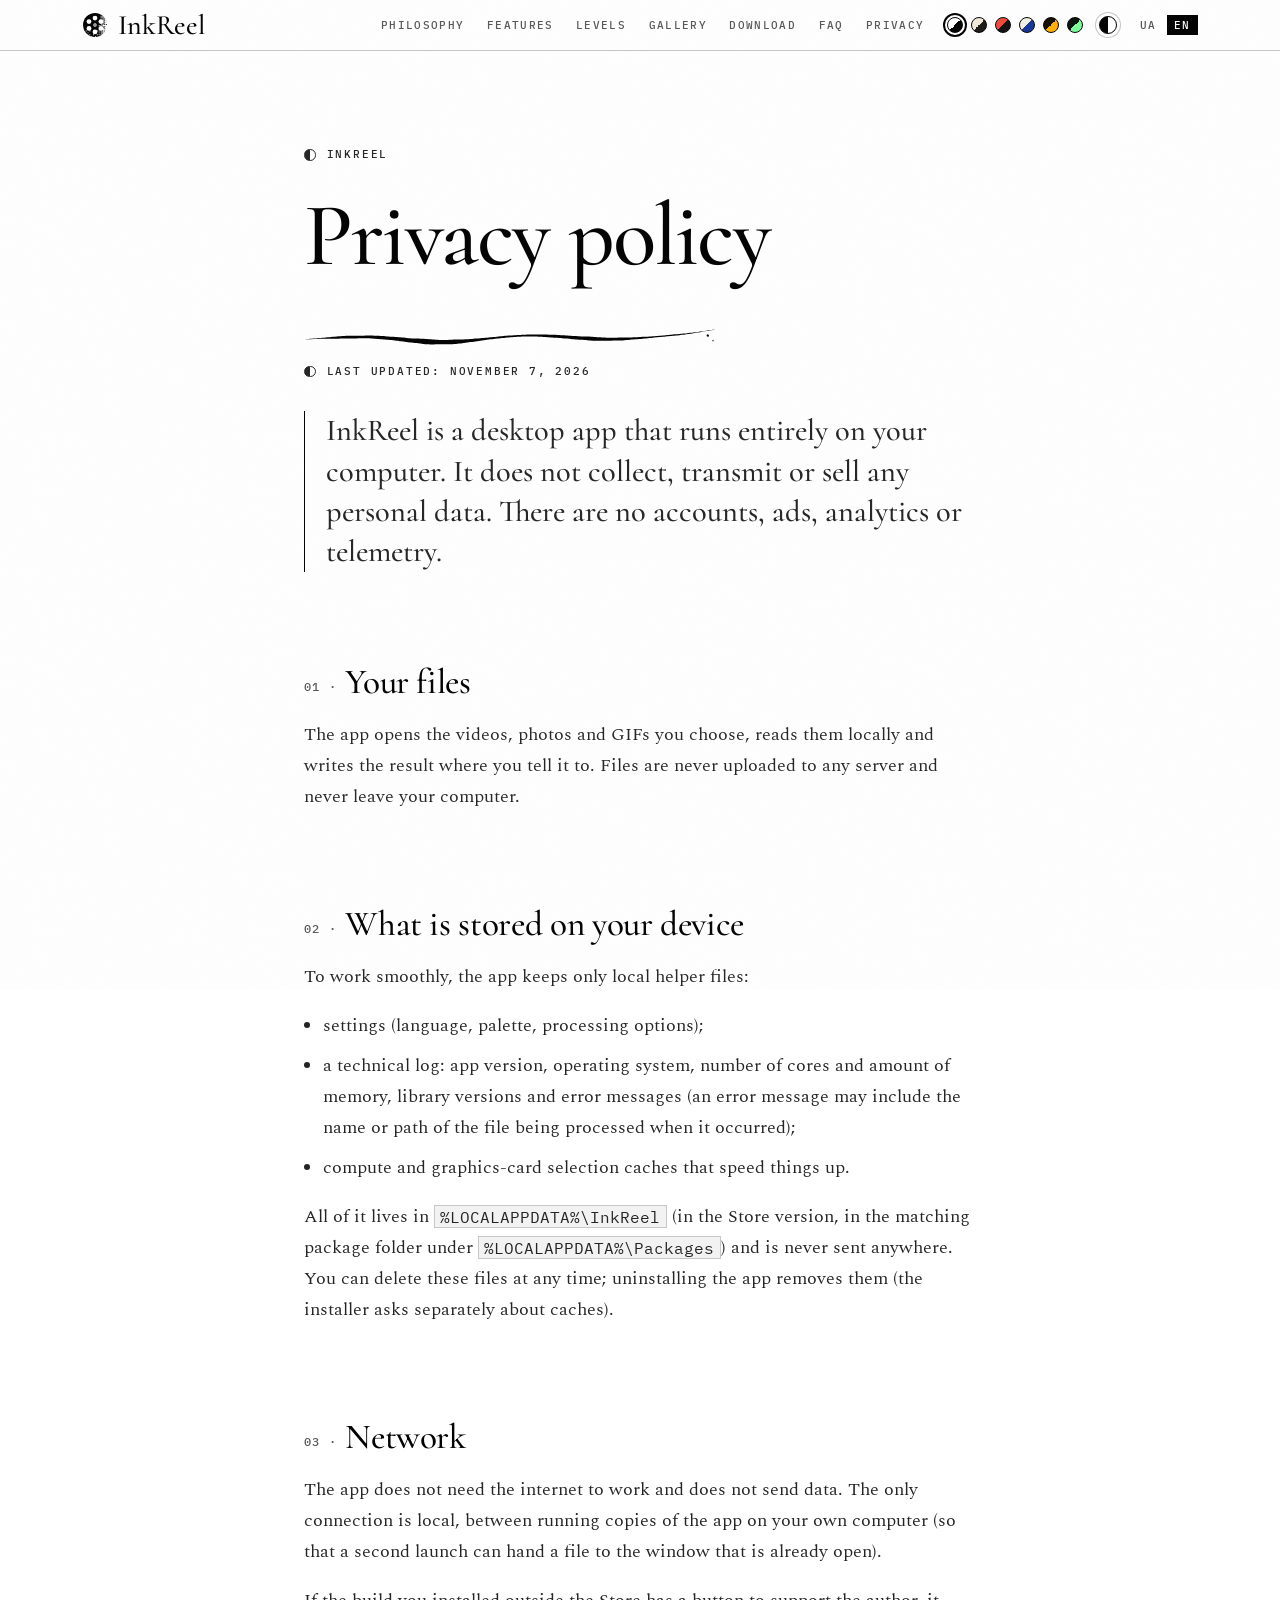
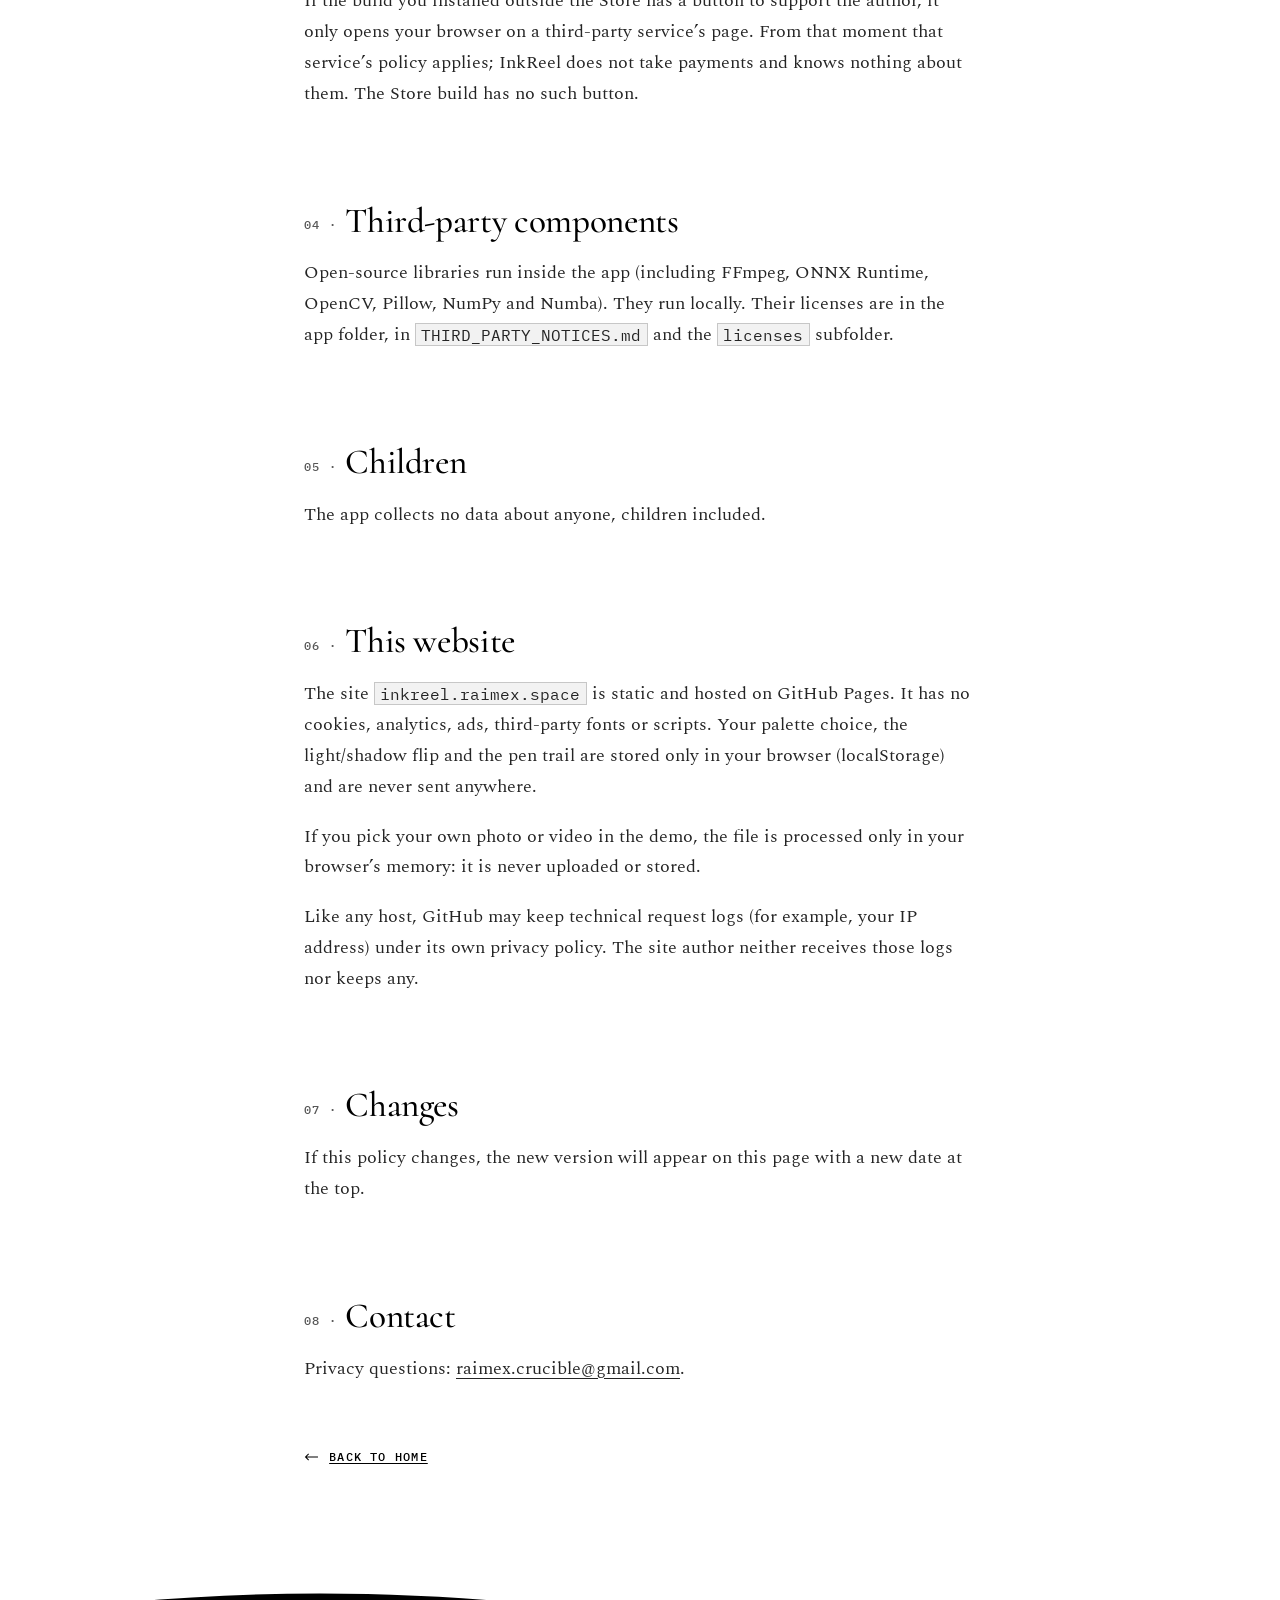
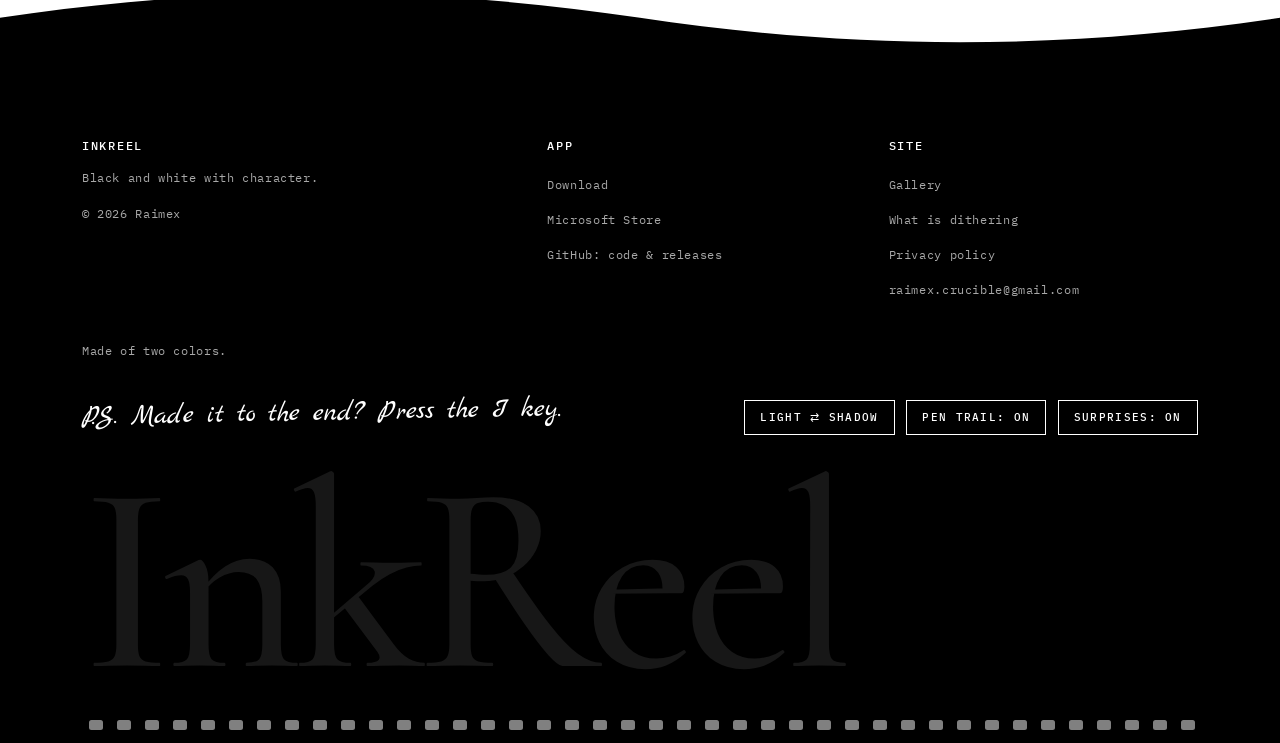
<file: en/privacy/index.html>
<!doctype html>
<html lang="en" data-palette="classic">
<head>
<meta charset="utf-8">
<meta name="viewport" content="width=device-width,initial-scale=1">
<meta name="robots" content="index,follow,max-image-preview:large,max-snippet:-1,max-video-preview:-1">
<meta name="googlebot" content="index,follow,max-image-preview:large,max-snippet:-1,max-video-preview:-1">
<meta name="author" content="Raimex">
<meta name="application-name" content="InkReel"><meta name="msvalidate.01" content="93CC189DC408DDAD2BFC4A8EB1A1292C">
<meta name="apple-mobile-web-app-title" content="InkReel">
<meta name="referrer" content="strict-origin-when-cross-origin">
<meta name="format-detection" content="telephone=no">
<meta http-equiv="Content-Security-Policy" content="default-src 'self'; img-src 'self' data:; style-src 'self' 'unsafe-inline'; script-src 'self' 'unsafe-inline'; media-src 'self' blob:; connect-src 'none'; base-uri 'none'; form-action 'none'">
<title>Privacy Policy — InkReel</title>
<meta name="description" content="InkReel does not collect, transmit or sell any personal data. Everything runs locally on your computer.">
<link rel="canonical" href="https://inkreel.raimex.space/en/privacy/">
<link rel="alternate" hreflang="uk" href="https://inkreel.raimex.space/privacy/">
<link rel="alternate" hreflang="en" href="https://inkreel.raimex.space/en/privacy/">
<link rel="alternate" hreflang="x-default" href="https://inkreel.raimex.space/en/privacy/">
<meta name="theme-color" content="#ffffff">
<meta property="og:type" content="website">
<meta property="og:site_name" content="InkReel">
<meta property="og:title" content="Privacy Policy — InkReel">
<meta property="og:description" content="InkReel does not collect, transmit or sell any personal data. Everything runs locally on your computer.">
<meta property="og:url" content="https://inkreel.raimex.space/en/privacy/">
<meta property="og:locale" content="en_US">
<meta property="og:image" content="https://inkreel.raimex.space/assets/og-en.png">
<meta property="og:image:width" content="1200">
<meta property="og:image:height" content="630">
<meta property="og:image:type" content="image/png">
<meta property="og:image:alt" content="InkReel: “The world is made of two colors.” A film reel, a black-and-white picture and five levels from Sketch to Engraving.">
<meta property="og:locale:alternate" content="uk_UA">
<meta name="twitter:card" content="summary_large_image">
<meta name="twitter:title" content="Privacy Policy — InkReel">
<meta name="twitter:description" content="InkReel does not collect, transmit or sell any personal data. Everything runs locally on your computer.">
<meta name="twitter:image" content="https://inkreel.raimex.space/assets/og-en.png">
<meta name="twitter:image:alt" content="InkReel: “The world is made of two colors.” A film reel, a black-and-white picture and five levels from Sketch to Engraving.">
<link rel="icon" href="/favicon.ico" sizes="48x48">
<link rel="icon" href="/assets/favicon.svg" type="image/svg+xml" sizes="any">
<link rel="apple-touch-icon" href="/assets/apple-touch-icon.png">
<link rel="manifest" href="/site.webmanifest">
<link rel="sitemap" type="application/xml" href="/sitemap.xml">
<link rel="preload" href="/assets/fonts/cormorant-latin-500-normal.woff2" as="font" type="font/woff2" crossorigin>
<link rel="preload" href="/assets/fonts/spectral-latin-400-normal.woff2" as="font" type="font/woff2" crossorigin>
<link rel="stylesheet" href="/assets/style.css?v=7b4b639d">
<script>try{var d=document.documentElement,s=localStorage,p=s.getItem('inkreel-palette');if(p){d.setAttribute('data-palette',p)}if(s.getItem('inkreel-flip')==='1'){d.setAttribute('data-flip','')}if(s.getItem('inkreel-seen')==='1'){d.className+=' seen'}}catch(e){}document.documentElement.className+=' js';</script>
<script defer src="/assets/site.js"></script>
<script type="application/ld+json">{"@context": "https://schema.org", "@graph": [{"@type": "Organization", "@id": "https://inkreel.raimex.space/#org", "name": "Raimex", "url": "https://inkreel.raimex.space/", "logo": {"@type": "ImageObject", "url": "https://inkreel.raimex.space/assets/icon-512.png", "width": 512, "height": 512}, "sameAs": ["https://github.com/Chimmurai/inkreel", "https://apps.microsoft.com/detail/9NW62SPG91ZR"]}, {"@type": "WebSite", "@id": "https://inkreel.raimex.space/#website", "url": "https://inkreel.raimex.space/", "name": "InkReel", "inLanguage": ["uk", "en"], "publisher": {"@id": "https://inkreel.raimex.space/#org"}}, {"@type": "WebPage", "@id": "https://inkreel.raimex.space/en/privacy/#webpage", "url": "https://inkreel.raimex.space/en/privacy/", "name": "Privacy Policy — InkReel", "description": "InkReel does not collect, transmit or sell any personal data. Everything runs locally on your computer.", "inLanguage": "en", "isPartOf": {"@id": "https://inkreel.raimex.space/#website"}}, {"@type": "BreadcrumbList", "itemListElement": [{"@type": "ListItem", "position": 1, "name": "InkReel", "item": "https://inkreel.raimex.space/en/"}, {"@type": "ListItem", "position": 2, "name": "Privacy Policy", "item": "https://inkreel.raimex.space/en/privacy/"}]}]}</script>
</head>
<body data-away="◐ Come back: the light waits">
<a class="skip" href="#main">Skip to content</a>
<header class="top"><div class="in"><a class="brand" href="/en/" aria-label="InkReel"><svg viewBox="0 0 100 100" aria-hidden="true"><use href="/assets/mark.svg#m"/></svg><span>InkReel</span></a><nav aria-label="Menu"><a href="/en/#why">Philosophy</a><a href="/en/#features">Features</a><a href="/en/#levels">Levels</a><a href="/en/gallery/">Gallery</a><a href="/en/#download">Download</a><a href="/en/#faq">FAQ</a><a href="/en/privacy/">Privacy</a></nav><div class="tools"><div class="pal" role="group" aria-label="Site palette"><button type="button" data-p="classic" style="--a:#ffffff;--b:#000000" aria-label="Classic" title="Classic" aria-pressed="true"></button><button type="button" data-p="paper" style="--a:#f1eadb;--b:#1b1a17" aria-label="Ink &amp; paper" title="Ink &amp; paper" aria-pressed="false"></button><button type="button" data-p="poster" style="--a:#f0483a;--b:#101010" aria-label="Poster" title="Poster" aria-pressed="false"></button><button type="button" data-p="cyanotype" style="--a:#f3f0e6;--b:#16379a" aria-label="Cyanotype" title="Cyanotype" aria-pressed="false"></button><button type="button" data-p="amber" style="--a:#150d00;--b:#ffb000" aria-label="Amber" title="Amber" aria-pressed="false"></button><button type="button" data-p="terminal" style="--a:#06130a;--b:#7cff9b" aria-label="Terminal" title="Terminal" aria-pressed="false"></button></div><button class="flipbtn" type="button" data-flipper aria-pressed="false" aria-label="Light ⇄ shadow" title="Swap light and shadow (press I)"></button><div class="lang"><a href="/privacy/" lang="uk" hreflang="uk" title="Українська">UA</a><a href="/en/privacy/" lang="en" hreflang="en" title="English" aria-current="true">EN</a></div></div></div></header>
<main id="main"><article class="doc">
<p class="eyebrow">InkReel</p><h1>Privacy policy</h1><span class="pen swash-s dr" aria-hidden="true"></span><p class="eyebrow">Last updated: November 7, 2026</p><p class="big">InkReel is a desktop app that runs entirely on your computer. It does not collect, transmit or sell any personal data. There are no accounts, ads, analytics or telemetry.</p><h2>Your files</h2><p>The app opens the videos, photos and GIFs you choose, reads them locally and writes the result where you tell it to. Files are never uploaded to any server and never leave your computer.</p><h2>What is stored on your device</h2><p>To work smoothly, the app keeps only local helper files:</p><ul><li>settings (language, palette, processing options);</li><li>a technical log: app version, operating system, number of cores and amount of memory, library versions and error messages (an error message may include the name or path of the file being processed when it occurred);</li><li>compute and graphics-card selection caches that speed things up.</li></ul><p>All of it lives in <code>%LOCALAPPDATA%\InkReel</code> (in the Store version, in the matching package folder under <code>%LOCALAPPDATA%\Packages</code>) and is never sent anywhere. You can delete these files at any time; uninstalling the app removes them (the installer asks separately about caches).</p><h2>Network</h2><p>The app does not need the internet to work and does not send data. The only connection is local, between running copies of the app on your own computer (so that a second launch can hand a file to the window that is already open).</p><p>If the build you installed outside the Store has a button to support the author, it only opens your browser on a third-party service’s page. From that moment that service’s policy applies; InkReel does not take payments and knows nothing about them. The Store build has no such button.</p><h2>Third-party components</h2><p>Open-source libraries run inside the app (including FFmpeg, ONNX Runtime, OpenCV, Pillow, NumPy and Numba). They run locally. Their licenses are in the app folder, in <code>THIRD_PARTY_NOTICES.md</code> and the <code>licenses</code> subfolder.</p><h2>Children</h2><p>The app collects no data about anyone, children included.</p><h2>This website</h2><p>The site <code>inkreel.raimex.space</code> is static and hosted on GitHub Pages. It has no cookies, analytics, ads, third-party fonts or scripts. Your palette choice, the light/shadow flip and the pen trail are stored only in your browser (localStorage) and are never sent anywhere.</p><p>If you pick your own photo or video in the demo, the file is processed only in your browser’s memory: it is never uploaded or stored.</p><p>Like any host, GitHub may keep technical request logs (for example, your IP address) under its own privacy policy. The site author neither receives those logs nor keeps any.</p><h2>Changes</h2><p>If this policy changes, the new version will appear on this page with a new date at the top.</p><h2>Contact</h2><p>Privacy questions: <a href="mailto:raimex.crucible@gmail.com">raimex.crucible@gmail.com</a>.</p>
<a class="back" href="/en/"><svg class="ar l" viewBox="0 0 18 10" aria-hidden="true"><path d="M18 5H2M6 1L2 5l4 4" fill="none" stroke="currentColor" stroke-width="1.3"/></svg>Back to home</a></article></main>
<footer class="inv wavy no-after"><div class="wrap"><div class="foot"><div><h4>InkReel</h4><p style="margin:0">Black and white with character.</p><p style="margin:.8rem 0 0">&copy; 2026 Raimex</p></div><div><h4>App</h4><a href="/en/#download">Download</a><a href="https://apps.microsoft.com/detail/9NW62SPG91ZR">Microsoft Store</a><a href="https://github.com/Chimmurai/inkreel" rel="me noopener">GitHub: code &amp; releases</a></div><div><h4>Site</h4><a href="/en/gallery/">Gallery</a><a href="/en/dithering/">What is dithering</a><a href="/en/privacy/">Privacy policy</a><a href="mailto:raimex.crucible@gmail.com">raimex.crucible@gmail.com</a></div></div><p style="margin:2rem 0 0">Made of two colors.</p><div class="ps"><p class="hand">P.S. Made it to the end? Press the I key.</p><div class="ps-act"><button class="mini" type="button" data-flipper aria-pressed="false">Light ⇄ shadow</button><button class="mini" type="button" data-pen hidden aria-pressed="true" data-on="Pen trail: on" data-off="Pen trail: off">Pen trail: on</button></div></div><p class="mega" aria-hidden="true">InkReel</p><div class="perf" aria-hidden="true"></div></div></footer>
</body></html>
</file>
<file: assets/style.css>
/* Шрифти лежать на самому сайті (assets/fonts, ліцензія OFL у LICENSE.txt): жодних запитів до сторонніх серверів.
   unicode-range розділяє кирилицю й латиницю, тож браузер вантажить лише потрібне. */
@font-face { font-family: "Cormorant"; font-style: normal; font-weight: 500; font-display: swap;
    src: url("/assets/fonts/cormorant-cyrillic-500-normal.woff2") format("woff2");
    unicode-range: U+0301, U+0400-045F, U+0490-0491, U+04B0-04B1, U+2116; }
@font-face { font-family: "Cormorant"; font-style: normal; font-weight: 500; font-display: swap;
    src: url("/assets/fonts/cormorant-latin-500-normal.woff2") format("woff2");
    unicode-range: U+0000-00FF, U+0131, U+0152-0153, U+02BB-02BC, U+02C6, U+02DA, U+02DC, U+0304, U+0308, U+0329, U+2000-206F, U+20AC, U+2122, U+2191, U+2193, U+2212, U+2215, U+FEFF, U+FFFD; }
@font-face { font-family: "Cormorant"; font-style: italic; font-weight: 500; font-display: swap;
    src: url("/assets/fonts/cormorant-cyrillic-500-italic.woff2") format("woff2");
    unicode-range: U+0301, U+0400-045F, U+0490-0491, U+04B0-04B1, U+2116; }
@font-face { font-family: "Cormorant"; font-style: italic; font-weight: 500; font-display: swap;
    src: url("/assets/fonts/cormorant-latin-500-italic.woff2") format("woff2");
    unicode-range: U+0000-00FF, U+0131, U+0152-0153, U+02BB-02BC, U+02C6, U+02DA, U+02DC, U+0304, U+0308, U+0329, U+2000-206F, U+20AC, U+2122, U+2191, U+2193, U+2212, U+2215, U+FEFF, U+FFFD; }
@font-face { font-family: "Spectral"; font-style: normal; font-weight: 400; font-display: swap;
    src: url("/assets/fonts/spectral-cyrillic-400-normal.woff2") format("woff2");
    unicode-range: U+0301, U+0400-045F, U+0490-0491, U+04B0-04B1, U+2116; }
@font-face { font-family: "Spectral"; font-style: normal; font-weight: 400; font-display: swap;
    src: url("/assets/fonts/spectral-latin-400-normal.woff2") format("woff2");
    unicode-range: U+0000-00FF, U+0131, U+0152-0153, U+02BB-02BC, U+02C6, U+02DA, U+02DC, U+0304, U+0308, U+0329, U+2000-206F, U+20AC, U+2122, U+2191, U+2193, U+2212, U+2215, U+FEFF, U+FFFD; }
@font-face { font-family: "Spectral"; font-style: italic; font-weight: 400; font-display: swap;
    src: url("/assets/fonts/spectral-cyrillic-400-italic.woff2") format("woff2");
    unicode-range: U+0301, U+0400-045F, U+0490-0491, U+04B0-04B1, U+2116; }
@font-face { font-family: "Spectral"; font-style: italic; font-weight: 400; font-display: swap;
    src: url("/assets/fonts/spectral-latin-400-italic.woff2") format("woff2");
    unicode-range: U+0000-00FF, U+0131, U+0152-0153, U+02BB-02BC, U+02C6, U+02DA, U+02DC, U+0304, U+0308, U+0329, U+2000-206F, U+20AC, U+2122, U+2191, U+2193, U+2212, U+2215, U+FEFF, U+FFFD; }
@font-face { font-family: "IBM Plex Mono"; font-style: normal; font-weight: 400; font-display: swap;
    src: url("/assets/fonts/ibm-plex-mono-cyrillic-400-normal.woff2") format("woff2");
    unicode-range: U+0301, U+0400-045F, U+0490-0491, U+04B0-04B1, U+2116; }
@font-face { font-family: "IBM Plex Mono"; font-style: normal; font-weight: 400; font-display: swap;
    src: url("/assets/fonts/ibm-plex-mono-latin-400-normal.woff2") format("woff2");
    unicode-range: U+0000-00FF, U+0131, U+0152-0153, U+02BB-02BC, U+02C6, U+02DA, U+02DC, U+0304, U+0308, U+0329, U+2000-206F, U+20AC, U+2122, U+2191, U+2193, U+2212, U+2215, U+FEFF, U+FFFD; }
@font-face { font-family: "IBM Plex Mono"; font-style: normal; font-weight: 500; font-display: swap;
    src: url("/assets/fonts/ibm-plex-mono-cyrillic-500-normal.woff2") format("woff2");
    unicode-range: U+0301, U+0400-045F, U+0490-0491, U+04B0-04B1, U+2116; }
@font-face { font-family: "IBM Plex Mono"; font-style: normal; font-weight: 500; font-display: swap;
    src: url("/assets/fonts/ibm-plex-mono-latin-500-normal.woff2") format("woff2");
    unicode-range: U+0000-00FF, U+0131, U+0152-0153, U+02BB-02BC, U+02C6, U+02DA, U+02DC, U+0304, U+0308, U+0329, U+2000-206F, U+20AC, U+2122, U+2191, U+2193, U+2212, U+2215, U+FEFF, U+FFFD; }
/* Рукописні примітки на полях: лише кілька слів (клас .hand) */
@font-face { font-family: "Marck Script"; font-style: normal; font-weight: 400; font-display: swap;
    src: url("/assets/fonts/marck-script-cyrillic-400-normal.woff2") format("woff2");
    unicode-range: U+0301, U+0400-045F, U+0490-0491, U+04B0-04B1, U+2116; }
@font-face { font-family: "Marck Script"; font-style: normal; font-weight: 400; font-display: swap;
    src: url("/assets/fonts/marck-script-latin-400-normal.woff2") format("woff2");
    unicode-range: U+0000-00FF, U+0131, U+0152-0153, U+02BB-02BC, U+02C6, U+02DA, U+02DC, U+0304, U+0308, U+0329, U+2000-206F, U+20AC, U+2122, U+2191, U+2193, U+2212, U+2215, U+FEFF, U+FFFD; }
/* InkReel — сайт. Два кольори: --paper і --ink. Палітри перемикаються атрибутом data-palette на <html>.
   Палітра задає --bg і --fg (прості hex #rrggbb: їх читає assets/site.js).
   Клас .inv міняє пару місцями: «чорна смуга» на білій сторінці (і навпаки), як інь і ян. */
:root {
    --bg: #ffffff;
    --fg: #000000;
    --paper: var(--bg);
    --ink: var(--fg);
    --gut: clamp(1rem, 4vw, 2rem);
    --wrap: 1180px;
    --ease: cubic-bezier(0.2, 0.7, 0.2, 1);
    --display: "Cormorant", "Iowan Old Style", "Palatino Linotype", Palatino, "Book Antiqua", Georgia, serif;
    --serif: "Spectral", "Iowan Old Style", "Palatino Linotype", Palatino, Georgia, "Times New Roman", serif;
    --mono: "IBM Plex Mono", ui-monospace, "Cascadia Mono", "SF Mono", Consolas, "Liberation Mono", monospace;
    --hand: "Marck Script", "Segoe Script", "Bradley Hand", "Lucida Handwriting", cursive;
    color-scheme: light;
}
:root, .inv {
    --dim: color-mix(in srgb, var(--ink) var(--dimk, 66%), var(--paper));
    --line: color-mix(in srgb, var(--ink) 22%, var(--paper));
    --faint: color-mix(in srgb, var(--ink) 5%, var(--paper));
}
/* колір друкарських міток не залежить від .inv: це колір самої сторінки */
:root { --mark: color-mix(in srgb, var(--ink) 72%, var(--paper)); }
.inv { --paper: var(--fg); --ink: var(--bg); background: var(--paper); color: var(--ink); }
/* Палітри взято з програми (назви й кольори ті самі). --dimk: частка туші в другорядному тексті; у кольорових палітр вища, щоб контраст лишався ≥ 4,5 : 1 в обох полярностях */
html[data-palette="classic"]   { --bg: #ffffff; --fg: #000000; }
html[data-palette="paper"]     { --bg: #f1eadb; --fg: #1b1a17; }
html[data-palette="poster"]    { --bg: #f0483a; --fg: #101010; --dimk: 94%; }
html[data-palette="cyanotype"] { --bg: #f3f0e6; --fg: #16379a; --dimk: 82%; }
html[data-palette="amber"]     { --bg: #150d00; --fg: #ffb000; color-scheme: dark; }
html[data-palette="terminal"]  { --bg: #06130a; --fg: #7cff9b; color-scheme: dark; }

/* Вивертання: світло й тінь міняються місцями в будь-якій палітрі (слово-кнопка, клавіша I).
   Смуги .inv і кадр .film міняються назад, щоб лишатися протилежними до сторінки. */
html[data-flip] { --paper: var(--fg); --ink: var(--bg); color-scheme: dark; }
html[data-flip][data-palette="amber"], html[data-flip][data-palette="terminal"] { color-scheme: light; }
html[data-flip] .inv, html[data-flip] .film { --paper: var(--bg); --ink: var(--fg); }
/* поки йде хвиля вивертання, нічого не «доходить» плавно: зникне муть на межі */
html.vt *, html.vt *::before, html.vt *::after { transition: none !important; }
html.vt::view-transition-old(root), html.vt::view-transition-new(root) { animation: none; mix-blend-mode: normal; }

* { box-sizing: border-box; }
html { scroll-behavior: smooth; scroll-padding-top: 4.4rem; -webkit-text-size-adjust: 100%; scrollbar-width: thin; scrollbar-color: color-mix(in srgb, var(--ink) 55%, var(--paper)) var(--paper); }
body {
    margin: 0;
    background: var(--paper);
    color: var(--ink);
    font-family: var(--serif);
    font-size: clamp(1.02rem, 0.3vw + 1rem, 1.14rem);
    line-height: 1.7;
    transition: background-color 0.6s var(--ease), color 0.6s var(--ease);
    overflow-x: hidden;
    /* футер притиснуто до низу вікна, навіть коли сторінка коротша за екран (великі монітори) */
    min-height: 100vh; min-height: 100dvh;
    display: flex; flex-direction: column;
}
body > main { flex: 1 0 auto; }
body > footer { flex: none; }
::selection { background: var(--ink); color: var(--paper); }
a { color: inherit; text-decoration-thickness: 1px; text-underline-offset: 0.2em; }
a:hover { text-decoration-thickness: 2px; }
:focus-visible { outline: 2px solid var(--ink); outline-offset: 3px; }
img, svg, canvas { max-width: 100%; }
h1, h2, h3, h4 { font-weight: 500; margin: 0; }
h1, h2, h3, .brand, .mega, .num, blockquote, summary, .zeros b { font-family: var(--display); font-variant-numeric: lining-nums; font-feature-settings: "lnum" 1; }

/* Зерно плівки: ледь помітне, як фактура паперу */
body::after {
    content: "";
    position: fixed;
    inset: -10%;
    z-index: 60;
    pointer-events: none;
    opacity: 0.07;
    background-image: url("data:image/svg+xml,%3Csvg xmlns='http://www.w3.org/2000/svg' width='220' height='220'%3E%3Cfilter id='n'%3E%3CfeTurbulence type='fractalNoise' baseFrequency='.9' numOctaves='2' stitchTiles='stitch'/%3E%3CfeColorMatrix values='0 0 0 0 .5 0 0 0 0 .5 0 0 0 0 .5 0 0 0 1.3 -.1'/%3E%3C/filter%3E%3Crect width='100%25' height='100%25' filter='url(%23n)'/%3E%3C/svg%3E");
    animation: grain 1.2s steps(1) infinite;
}
html:not([data-palette]) body::after, html[data-palette="classic"] body::after, html[data-palette="paper"] body::after { opacity: 0.04; }
html[data-palette="classic"][data-flip] body::after, html[data-palette="paper"][data-flip] body::after { opacity: 0.07; }
@keyframes grain {
    0% { transform: translate(0, 0); }
    20% { transform: translate(-3%, 2%); }
    40% { transform: translate(2%, -3%); }
    60% { transform: translate(-2%, -1%); }
    80% { transform: translate(3%, 3%); }
}
/* Слід пера за курсором (полотно додає site.js, лише для миші) */
.trail { position: fixed; inset: 0; width: 100vw; height: 100vh; max-width: none; z-index: 70; pointer-events: none; mix-blend-mode: difference; }
.skip { position: absolute; left: -999px; top: 0; background: var(--ink); color: var(--paper); padding: 0.6rem 1rem; z-index: 100; }
.skip:focus { left: 0; }

/* Шапка */
.top { position: sticky; top: 0; z-index: 40; background: color-mix(in srgb, var(--paper) 90%, transparent); -webkit-backdrop-filter: blur(8px); backdrop-filter: blur(8px); border-bottom: 1px solid var(--line); }
.top .in { max-width: var(--wrap); margin: 0 auto; padding: 0.7rem var(--gut); display: flex; align-items: center; gap: 1.4rem; }
.brand { display: inline-flex; align-items: center; gap: 0.6rem; font-size: 1.75rem; line-height: 1; letter-spacing: 0.005em; text-decoration: none; }
.brand svg { width: 26px; height: 26px; flex: none; }
.top nav { margin-left: auto; display: flex; gap: 1.4rem; font: 500 0.7rem/1 var(--mono); letter-spacing: 0.12em; text-transform: uppercase; }
.top nav a { position: relative; color: var(--dim); text-decoration: none; transition: color 0.3s; }
.top nav a:hover { color: var(--ink); }
.top nav a::after {
    content: ""; position: absolute; left: -3px; right: -3px; bottom: -10px; height: 8px; background: var(--ink);
    -webkit-mask: url("/assets/pen/u3.svg") 0 50% / 100% 100% no-repeat; mask: url("/assets/pen/u3.svg") 0 50% / 100% 100% no-repeat;
    clip-path: inset(0 100% 0 0); transition: clip-path 0.55s var(--ease);
}
.top nav a:hover::after, .top nav a:focus-visible::after { clip-path: inset(0); }
/* Зона натискання: невидима плашка навколо малих посилань і кнопок шапки (вигляд і розкладка не змінюються) */
.top nav a::before, .lang a::before, .pal button::before, .flipbtn::before, .lnk::before, .mini::before { content: ""; position: absolute; }
.top nav a::before { inset: -16px -10px; }
.lang a { position: relative; }
.lang a::before { inset: -12px -3px; }
.pal button, .flipbtn, .lnk, .mini { position: relative; }
.pal button::before { inset: -12px -4px; border-radius: 0; }
.flipbtn::before { inset: -12px; }
.lnk::before { inset: -10px -6px; }
.mini::before { inset: -6px; }
@media (pointer: coarse) {
    .lang a::before { inset: -16px -6px; }
    .pal button::before { inset: -16px -5px; }
    .flipbtn::before { inset: -16px; }
    .lnk::before { inset: -14px -8px; }
}
/* лінія читання: тягнеться за пером і тоншає на кінці (значення --read від 0 до 1 ставить site.js) */
.top::after {
    content: ""; position: absolute; left: 0; right: 0; bottom: -1px; height: 2px; pointer-events: none;
    background: linear-gradient(90deg, var(--ink) calc(var(--read, 0) * 100% - 48px), transparent calc(var(--read, 0) * 100%));
}
.tools { display: flex; align-items: center; gap: 1rem; }
.pal { display: flex; gap: 0.5rem; }
.pal button { width: 16px; height: 16px; padding: 0; border-radius: 50%; cursor: pointer; border: 1px solid var(--ink); background: linear-gradient(135deg, var(--a) 50%, var(--b) 50%); }
.pal button[aria-pressed="true"] { outline: 2px solid var(--ink); outline-offset: 2px; }
/* кнопка «світло ⇄ тінь»: колечко з половиною чорнила, при вивертанні перевертається */
.flipbtn { display: none; width: 18px; height: 18px; padding: 0; flex: none; border-radius: 50%; border: 1px solid var(--ink); background: linear-gradient(90deg, var(--ink) 50%, transparent 50%); box-shadow: 0 0 0 3px var(--paper), 0 0 0 4px var(--line); cursor: pointer; transition: transform 0.8s var(--ease); }
.js .flipbtn { display: block; }
.flipbtn:hover { transform: rotate(90deg); }
.flipbtn[aria-pressed="true"] { transform: rotate(180deg); }
.flipbtn[aria-pressed="true"]:hover { transform: rotate(270deg); }
.lang { display: flex; gap: 0.2rem; font: 500 0.7rem/1 var(--mono); letter-spacing: 0.1em; }
.lang a { padding: 0.2rem 0.4rem; text-decoration: none; color: var(--dim); border: 1px solid transparent; }
.lang a[aria-current="true"] { color: var(--paper); background: var(--ink); }
.lang a:not([aria-current]):hover { border-color: var(--ink); color: var(--ink); }
.top.no-nav .tools { margin-left: auto; }
@media (max-width: 1000px) { .top nav { display: none; } .tools { margin-left: auto; } }
@media (max-width: 400px) {
    .top .in { gap: 0.7rem; }
    .brand { font-size: 1.5rem; gap: 0.45rem; }
    .brand svg { width: 22px; height: 22px; }
    .tools { gap: 0.6rem; }
    .pal { gap: 0.4rem; }
    .lang a { padding: 0.2rem 0.3rem; }
    .js .flipbtn { display: none; }
}
@media (max-width: 340px) {
    html { scroll-padding-top: 6rem; }
    .top .in { flex-wrap: wrap; row-gap: 0.55rem; }
    .tools { width: 100%; justify-content: space-between; margin-left: 0; }
}

/* Кнопки: заливка «набігає» знизу */
.btn {
    display: inline-flex; align-items: center; gap: 0.75rem;
    padding: 0.95rem 1.5rem;
    border: 1px solid var(--ink); color: var(--ink);
    background: linear-gradient(var(--ink), var(--ink)) no-repeat 0 100% / 100% 0%;
    font: 500 0.76rem/1 var(--mono); letter-spacing: 0.12em; text-transform: uppercase;
    text-decoration: none; cursor: pointer;
    transition: background-size 0.45s var(--ease), color 0.3s var(--ease), translate 0.45s var(--ease), scale 0.2s var(--ease);
}
.btn:active { scale: 0.975; }
.btn:hover { background-size: 100% 100%; color: var(--paper); text-decoration: none; }
.btn.solid { background: linear-gradient(var(--paper), var(--paper)) no-repeat 0 100% / 100% 0%, var(--ink); color: var(--paper); }
.btn.solid:hover { background-size: 100% 100%, auto; color: var(--ink); }
.ar { width: 1.15em; height: 0.65em; flex: none; transition: transform 0.35s var(--ease); }
.btn:hover .ar, a:hover > .ar { transform: translateX(4px); }
.btn:hover .ar.l, a:hover > .ar.l { transform: translateX(-4px); }
.actions { display: flex; flex-wrap: wrap; gap: 0.9rem; margin-top: 2.2rem; }
/* Чорнильні краплі: на наведення з-під головної кнопки стікають краплі (маска drops.svg, колір бере з --ink) */
.btn { position: relative; }
.btn::after {
    content: ""; position: absolute; left: 16%; top: calc(100% - 1px); width: 40px; aspect-ratio: 72 / 48; pointer-events: none;
    background: var(--ink); -webkit-mask: url("/assets/pen/drops.svg") center / 100% 100% no-repeat; mask: url("/assets/pen/drops.svg") center / 100% 100% no-repeat;
    opacity: 0; transform: translateY(-10px) scale(0.5); transform-origin: 50% 0; filter: blur(4px);
    transition: opacity 0.4s var(--ease), transform 0.7s var(--ease), filter 0.5s var(--ease);
}
@media (hover: hover) {
    .btn:is(:hover, :focus-visible)::after { opacity: 1; transform: none; filter: none; }
}
.ctl .btn::after { display: none; }

/* Загальне */
.wrap { position: relative; max-width: var(--wrap); margin: 0 auto; padding: 0 var(--gut); }
section { position: relative; padding: clamp(5.5rem, 12vw, 10rem) 0; }
.eyebrow { display: flex; align-items: center; gap: 0.7rem; font: 500 0.7rem/1.4 var(--mono); letter-spacing: 0.16em; text-transform: uppercase; color: var(--dim); margin: 0; }
.eyebrow::before { content: ""; flex: none; width: 0.85em; height: 0.85em; border-radius: 50%; border: 1px solid currentColor; background: linear-gradient(90deg, currentColor 50%, transparent 50%); }
h2 { font-size: clamp(2.5rem, 5.8vw, 4.9rem); line-height: 0.98; letter-spacing: -0.015em; margin: 0.32em 0 0.6em; }
h2 > .pen { margin: 0.32em 0 0 -2px; }
.lead { max-width: 38rem; font-size: clamp(1.12rem, 0.9vw + 0.95rem, 1.42rem); line-height: 1.55; color: var(--dim); margin: 0; }

/* Слово навиворіт: один колір усередині іншого */
.nw { white-space: nowrap; }
.flip { display: inline-block; background: linear-gradient(var(--ink), var(--ink)) 0 0 / 100% 100% no-repeat; color: var(--paper); line-height: 0.86; padding: 0.06em 0.12em 0.1em; margin: 0 0.02em; }
button.flip { font: inherit; letter-spacing: inherit; text-transform: inherit; border: 0; border-radius: 0; -webkit-appearance: none; appearance: none; transition: rotate 0.5s var(--ease), translate 0.5s var(--ease), scale 0.2s var(--ease); }
.js button.flip { cursor: pointer; }
.js button.flip:hover { rotate: -1.6deg; translate: 0 -0.03em; }
.js button.flip:active { scale: 0.97; }
button.flip:focus-visible { outline: 2px solid var(--ink); outline-offset: 0.12em; }

/* Рукописні примітки на полях (Marck Script) і службові класи */
.hand { font-family: var(--hand); font-weight: 400; font-style: normal; letter-spacing: 0; text-transform: none; line-height: 1.2; font-synthesis: none; }
.sr { position: absolute; width: 1px; height: 1px; margin: -1px; padding: 0; overflow: hidden; clip: rect(0 0 0 0); clip-path: inset(50%); white-space: nowrap; border: 0; }

/* Чорні (або білі) смуги з плавною S-кривою на межі */
.wavy { position: relative; }
.wavy::before, .wavy::after {
    content: ""; position: absolute; left: 0; right: 0; height: clamp(28px, 4.4vw, 64px);
    background: var(--paper); pointer-events: none;
    -webkit-mask: url("/assets/wave.svg") 0 0 / 100% 100% no-repeat;
    mask: url("/assets/wave.svg") 0 0 / 100% 100% no-repeat;
}
.wavy::before { bottom: 100%; margin-bottom: -1px; }
.wavy::after { top: 100%; margin-top: -1px; transform: scaleY(-1); }
.wavy.no-after::after { display: none; }

/* Кутки-дужки, намальовані пером (як обрізні мітки): будь-який блок із класом .crop */
.crop { position: relative; --c: var(--mark); }
.crop::before {
    content: ""; position: absolute; inset: -15px; pointer-events: none; z-index: 2; background: var(--c);
    -webkit-mask: url("/assets/pen/corner-tl.svg") 0 0 / 30px 30px no-repeat, url("/assets/pen/corner-tr.svg") 100% 0 / 30px 30px no-repeat,
        url("/assets/pen/corner-bl.svg") 0 100% / 30px 30px no-repeat, url("/assets/pen/corner-br.svg") 100% 100% / 30px 30px no-repeat;
    mask: url("/assets/pen/corner-tl.svg") 0 0 / 30px 30px no-repeat, url("/assets/pen/corner-tr.svg") 100% 0 / 30px 30px no-repeat,
        url("/assets/pen/corner-bl.svg") 0 100% / 30px 30px no-repeat, url("/assets/pen/corner-br.svg") 100% 100% / 30px 30px no-repeat;
}

/* Герой: текст ліворуч, «пластина» праворуч (один кадр у позитиві й негативі, розділений S-кривою) */
.hero-wrap { position: relative; overflow: hidden; overflow: clip; }
.hero { position: relative; max-width: var(--wrap); margin: 0 auto; padding: clamp(2.5rem, 6vw, 5rem) var(--gut) clamp(3.5rem, 7vw, 6rem); display: grid; grid-template-columns: minmax(0, 1.18fr) minmax(0, 0.82fr); gap: clamp(2rem, 5vw, 4.5rem); align-items: center; }
.hero h1 { font-size: clamp(3.3rem, 8.6vw, 8.1rem); line-height: 0.88; letter-spacing: -0.028em; margin: 0.32em 0 0.34em; }
.hero .lead { max-width: 33rem; }
.hero .flip { animation: wipe 1.1s var(--ease) 0.85s both; }
@keyframes wipe { from { background-size: 0% 100%; color: var(--ink); } to { background-size: 100% 100%; color: var(--paper); } }
.hero-text > * { animation: rise 1s var(--ease) both; }
.hero-text > h1 { animation: none; }
/* слова заголовка проступають із чорнила по одному (без JS теж: це чисте CSS) */
.wd { display: inline-block; animation: ink-in 1.1s var(--ease) calc(0.14s + var(--i, 0) * 0.1s) both; }
@keyframes ink-in { from { opacity: 0; transform: translateY(0.14em); filter: blur(9px); } to { opacity: 1; transform: none; filter: blur(0); } }
.hero-text > :nth-child(2) { animation-delay: 0.08s; }
.hero-text > :nth-child(3) { animation-delay: 0.18s; }
.hero-text > :nth-child(4) { animation-delay: 0.28s; }
.hero-text > :nth-child(5) { animation-delay: 0.38s; }
.hero-text > :nth-child(6) { animation-delay: 0.46s; }
@keyframes rise { from { opacity: 0; transform: translateY(18px); } to { opacity: 1; transform: none; } }
.specs { display: flex; flex-wrap: wrap; gap: 0.6rem 0; margin: 2.4rem 0 0; padding: 0; list-style: none; font: 500 0.7rem/1 var(--mono); letter-spacing: 0.12em; text-transform: uppercase; color: var(--dim); }
.specs li { padding: 0 1rem; border-left: 1px solid var(--line); }
.specs li:first-child { padding-left: 0; border-left: 0; }

.plate-col { position: relative; display: grid; place-items: center; padding: 1.2rem 0; animation: rise 1.2s var(--ease) 0.2s both; }
.plate { position: relative; width: min(100%, 420px); margin: 0; }
.plate-lbl { display: flex; justify-content: space-between; margin: 0 0 1.3rem; font: 500 0.66rem/1 var(--mono); letter-spacing: 0.18em; text-transform: uppercase; color: var(--dim); }
.plate-lbl span { display: inline-flex; align-items: center; gap: 0.5rem; }
.plate-lbl span::before { content: ""; width: 0.7rem; height: 0.7rem; border-radius: 50%; border: 1px solid var(--ink); }
.plate-lbl span + span::before { background: var(--ink); }
.plate .view { position: relative; overflow: hidden; background: linear-gradient(90deg, var(--ink) 50%, var(--paper) 50%); }
.plate canvas { display: block; width: 100%; height: auto; aspect-ratio: 4 / 5; image-rendering: pixelated; }
.scan { position: absolute; inset: 0; overflow: hidden; pointer-events: none; mix-blend-mode: difference; }
.scan i { position: absolute; inset: 0; background: linear-gradient(90deg, transparent 0, rgba(255, 255, 255, 0.28) 96%, #fff 96%, #fff 100%); transform: translateX(-100%); animation: scan 9s var(--ease) 1.2s infinite alternate; }
@keyframes scan { to { transform: translateX(100%); } }
.scale { display: grid; grid-template-columns: repeat(9, 1fr); margin-top: 1.4rem; border: 1px solid var(--ink); }
.scale i { height: 16px; background: radial-gradient(circle, var(--ink) calc(var(--k) * 0.62px), transparent calc(var(--k) * 0.62px + 0.7px)) 0 0 / 7px 7px; }
.scale i + i { border-left: 1px solid var(--line); }
.plate figcaption { margin-top: 0.9rem; font: 500 0.66rem/1.5 var(--mono); letter-spacing: 0.14em; text-transform: uppercase; color: var(--dim); }
@media (max-width: 1000px) {
    .hero { grid-template-columns: 1fr; padding-top: 2rem; }
    .plate-col { padding: 2.2rem 0 0.5rem; }
    .plate { width: min(100%, 380px); }
}
@media (max-width: 480px) {
    .hero h1 { font-size: clamp(3rem, 15vw, 4.2rem); }
    .specs { display: grid; grid-template-columns: 1fr 1fr; gap: 0.7rem 1rem; }
    .specs li, .specs li:first-child { padding: 0; border-left: 0; }
}

/* Плівка з кадрами: повільно пливе ліворуч (лише transform, без роботи для процесора) */
.reel { display: none; position: relative; overflow: hidden; }
.js .reel { display: block; }
.reel-track { position: relative; display: flex; width: max-content; padding: 40px 0 34px; animation: reel 110s linear infinite; }
.reel-track::before, .reel-track::after {
    content: ""; position: absolute; left: 0; right: 0; height: 16px; background: var(--ink); opacity: 0.85;
    -webkit-mask: url("data:image/svg+xml,%3Csvg xmlns='http://www.w3.org/2000/svg' width='28' height='16'%3E%3Crect x='7' y='3' width='14' height='10' rx='2.5'/%3E%3C/svg%3E") 0 center / 28px 16px repeat-x;
    mask: url("data:image/svg+xml,%3Csvg xmlns='http://www.w3.org/2000/svg' width='28' height='16'%3E%3Crect x='7' y='3' width='14' height='10' rx='2.5'/%3E%3C/svg%3E") 0 center / 28px 16px repeat-x;
}
.reel-track::before { top: 11px; }
.reel-track::after { bottom: 8px; }
.reel figure { flex: none; width: 182px; margin: 0 14px 0 0; }
.reel canvas, .reel img { display: block; width: 182px; height: 124px; background: var(--paper); }
.reel figcaption { display: flex; justify-content: space-between; margin-top: 0.55rem; font: 500 0.58rem/1 var(--mono); letter-spacing: 0.14em; text-transform: uppercase; color: var(--dim); }
@keyframes reel { to { transform: translateX(-50%); } }

/* Демонстрація: кадр плівки протилежного тону до сторінки */
.frame { max-width: var(--wrap); margin: 0 auto; padding: clamp(4rem, 8vw, 7rem) var(--gut) 0; }
.frame-head { display: flex; flex-wrap: wrap; gap: 0.6rem 2rem; justify-content: space-between; align-items: baseline; margin-bottom: 1.8rem; }
.frame-head p { margin: 0; }
.film { --paper: var(--fg); --ink: var(--bg); position: relative; background: var(--paper); padding: 22px 46px; --c: var(--mark); }
.film::before, .film::after {
    content: ""; position: absolute; top: 8px; bottom: 8px; width: 18px; background: var(--ink); opacity: 0.8;
    -webkit-mask: url("data:image/svg+xml,%3Csvg xmlns='http://www.w3.org/2000/svg' width='18' height='30'%3E%3Crect x='3' y='8' width='12' height='14' rx='3'/%3E%3C/svg%3E") center / 18px 30px repeat-y;
    mask: url("data:image/svg+xml,%3Csvg xmlns='http://www.w3.org/2000/svg' width='18' height='30'%3E%3Crect x='3' y='8' width='12' height='14' rx='3'/%3E%3C/svg%3E") center / 18px 30px repeat-y;
}
.film::before { left: 14px; }
.film::after { right: 14px; }
.film canvas { display: block; width: 100%; height: auto; margin: 0 auto; aspect-ratio: 3 / 2; background: var(--paper); touch-action: pan-y; }
.tc { position: absolute; left: 58px; top: 32px; font: 500 0.66rem/1 var(--mono); letter-spacing: 0.12em; background: var(--paper); color: var(--ink); padding: 0.3rem 0.45rem; pointer-events: none; }
/* Панель керування демо: рівні й «Символи» поруч ліворуч, «Баланс» праворуч, кнопки дій окремим рядком під лінією */
/* «Прев'ю» на кадрі й рядок «У програмі ще»: тихі натяки, що це лише зразок. Значки пунктирні, як ще не відкриті. */
.pv { position: absolute; right: 58px; top: 32px; font: 500 0.66rem/1 var(--mono); letter-spacing: 0.12em; text-transform: uppercase; background: var(--paper); color: var(--ink); padding: 0.3rem 0.45rem; pointer-events: none; }
.more { display: flex; flex-wrap: wrap; align-items: center; gap: 0.5rem; margin: 1.5rem 0 0; font: 500 0.66rem/1 var(--mono); letter-spacing: 0.1em; text-transform: uppercase; color: var(--dim); }
.more span { margin-right: 0.5rem; }
.more b { font-weight: 500; padding: 0.55rem 0.7rem; border: 1px dashed var(--line); cursor: default; transition: border-color 0.25s, color 0.25s; }
.more b:hover { border-color: var(--ink); color: var(--ink); }
.more .lnk { margin-left: auto; color: var(--ink); }
.ctl { display: grid; grid-template-columns: auto auto 1fr auto; gap: 1rem 0.8rem; align-items: center; margin-top: 2rem; font: 500 0.7rem/1.2 var(--mono); letter-spacing: 0.1em; text-transform: uppercase; }
.ctl .slider { grid-column: 4; justify-self: end; }
.ctl .ctl-act { grid-column: 1 / -1; padding-top: 1rem; border-top: 1px solid var(--line); }
/* На широкому екрані все в один рядок: рівні, «Символи», «Баланс» і кнопки дій (номери рівнів ховаються, лишаються назви) */
@media (min-width: 1180px) {
    .ctl { display: flex; flex-wrap: nowrap; gap: 0.55rem; }
    .ctl .slider { grid-column: auto; margin-left: auto; margin-right: 0.2rem; }
    .ctl .slider { gap: 0.5rem; flex: none; }
    .ctl .slider input { width: 5rem; }
    .ctl .ctl-act { padding-top: 0; border-top: 0; flex-wrap: nowrap; flex: none; gap: 0.55rem; }
    .ctl .btn { white-space: nowrap; padding: 0.7rem 0.85rem; letter-spacing: 0.08em; }
    .ctl .seg { flex: none; }
    .seg.lv b { display: none; }
    .seg button { padding: 0.7rem 0.8rem; gap: 0.45rem; }
    /* англійські назви довші: трохи тісніше, щоб теж вміститись в один рядок */
    html[lang="en"] .seg.lv button { padding-inline: 0.62rem; gap: 0.35rem; }
    html[lang="en"] .seg.lv span { letter-spacing: 0.05em; }
}
@media (max-width: 900px) {
    .ctl { grid-template-columns: 1fr; }
    .ctl .slider { grid-column: 1; justify-self: stretch; }
    .ctl .slider input { flex: 1; width: auto; }
    .ctl .seg { display: flex; width: 100%; }
    .ctl .seg button { flex: 1; justify-content: center; }
}
.seg { display: inline-flex; border: 1px solid var(--ink); }
.seg button { display: inline-flex; align-items: center; gap: 0.55rem; font: inherit; letter-spacing: inherit; text-transform: inherit; color: var(--ink); background: none; border: 0; padding: 0.7rem 1rem; cursor: pointer; transition: background-color 0.25s, color 0.25s; }
.seg button + button { border-left: 1px solid var(--ink); }
.seg button[aria-pressed="true"] { background: var(--ink); color: var(--paper); }
.seg i { flex: none; display: block; width: 0.95rem; height: 0.95rem; border-radius: 50%; border: 1px solid currentColor; }
@property --cut { syntax: "<percentage>"; inherits: false; initial-value: 50%; }
@property --dr { syntax: "<length>"; inherits: false; initial-value: 0.9px; }
.seg [data-mode="bin"] i { background: linear-gradient(90deg, currentColor var(--cut), transparent var(--cut)); }
.seg [data-mode="dot"] i { background: radial-gradient(circle, currentColor var(--dr), transparent calc(var(--dr) + 0.4px)) 0 0 / 4px 4px; }
.seg [data-mode="ink"] i { background: repeating-linear-gradient(45deg, currentColor 0 1px, transparent 1px 3px); }
.seg [data-mode="edge"] i { background: radial-gradient(circle, transparent 28%, currentColor 30% 46%, transparent 48%); }
.seg [data-mode="mix"] i { background: repeating-linear-gradient(45deg, currentColor 0 1px, transparent 1px 4px), radial-gradient(circle, currentColor 0.7px, transparent 1.1px) 0 0 / 4px 4px; }
.seg b { font-weight: 500; opacity: 0.55; }
.seg.lv span { letter-spacing: 0.08em; }
.seg [data-mode="sym"] i { border-radius: 2px; background: linear-gradient(currentColor, currentColor) 50% 35% / 60% 1px no-repeat, linear-gradient(currentColor, currentColor) 50% 65% / 40% 1px no-repeat; }
/* Ховер режимів: кнопка на мить показує, що робить режим. Поріг: межа чорного й білого їздить туди-сюди.
   Растр: крапки наливаються, як півтон темнішає. Штрихи: перо штрихує зліва направо. Символи: літери біжать рядком. */
.seg button { position: relative; isolation: isolate; overflow: hidden; --o: 0.3; }
.seg button::before { content: ""; position: absolute; inset: 0; z-index: -1; opacity: 0; pointer-events: none; transition: opacity 0.35s var(--ease), clip-path 0.7s var(--ease); }
.seg [data-mode="bin"] { --o: 0.22; }
.seg [data-mode="bin"]::before { background: linear-gradient(90deg, currentColor var(--cut), transparent var(--cut)); }
.seg [data-mode="dot"]::before { background: radial-gradient(circle, currentColor var(--dr), transparent calc(var(--dr) + 0.5px)) 0 0 / 6px 6px; }
.seg [data-mode="ink"]::before { background: repeating-linear-gradient(115deg, currentColor 0 1px, transparent 1px 6px); clip-path: inset(0 100% 0 0); }
.seg [data-mode="edge"]::before { inset: 6px; border: 1px solid currentColor; clip-path: inset(0 100% 0 0); }
.seg [data-mode="mix"]::before { background: radial-gradient(circle, currentColor 1px, transparent 1.5px) 0 0 / 7px 7px, repeating-linear-gradient(115deg, currentColor 0 1px, transparent 1px 6px); clip-path: inset(0 100% 0 0); }
.seg [data-mode="sym"] { --o: 0.34; }
.seg [data-mode="sym"]::before {
    inset: 0 auto 0 0; width: max-content; display: flex; align-items: center; white-space: pre;
    content: "01 # % & @ + : / \\ = * ;   01 # % & @ + : / \\ = * ;   01 # % & @ + : / \\ = * ;   01 # % & @ + : / \\ = * ;   ";
    font: 500 0.62rem/1 var(--mono); letter-spacing: 0.34em;
}
@keyframes m-cut { from { --cut: 16%; } to { --cut: 84%; } }
@keyframes m-swell { from { --dr: 0.2px; } to { --dr: 2.1px; } }
@keyframes m-hatch { to { background-position: 4.24px 0; } }
@keyframes m-run { to { transform: translateX(-50%); } }
@keyframes m-trace { from { inset: 5px; } to { inset: 11px; } }
@keyframes m-glyph {
    0% { background-size: 60% 1px, 40% 1px; }
    34% { background-size: 36% 1px, 78% 1px; }
    67% { background-size: 82% 1px, 28% 1px; }
    100% { background-size: 60% 1px, 40% 1px; }
}
@media (hover: hover) {
    .seg button:is(:hover, :focus-visible)::before { opacity: var(--o); }
    .seg [data-mode="bin"]:is(:hover, :focus-visible)::before, .seg [data-mode="bin"]:is(:hover, :focus-visible) i { animation: m-cut 2.2s var(--ease) infinite alternate; }
    .seg [data-mode="dot"]:is(:hover, :focus-visible)::before, .seg [data-mode="dot"]:is(:hover, :focus-visible) i { animation: m-swell 1.8s var(--ease) infinite alternate; }
    .seg [data-mode="ink"]:is(:hover, :focus-visible)::before { clip-path: inset(0); animation: m-hatch 1.4s linear infinite; }
    .seg [data-mode="ink"]:is(:hover, :focus-visible) i { animation: m-hatch 1.1s linear infinite; }
    .seg [data-mode="edge"]:is(:hover, :focus-visible)::before { clip-path: inset(0); animation: m-trace 1.3s var(--ease) infinite alternate; }
    .seg [data-mode="mix"]:is(:hover, :focus-visible)::before { clip-path: inset(0); animation: m-hatch 1.6s linear infinite; }
    .seg [data-mode="mix"]:is(:hover, :focus-visible) i { animation: m-hatch 1.3s linear infinite; }
    .seg [data-mode="sym"]:is(:hover, :focus-visible)::before { animation: m-run 5s steps(24) infinite; }
    .seg [data-mode="sym"]:is(:hover, :focus-visible) i { animation: m-glyph 0.9s steps(1) infinite; }
}
.slider { display: inline-flex; align-items: center; gap: 0.7rem; }
/* Повзунок у кольорах теми: тонка лінія тушшю й кружечок із паперовим ободком (рідний сірий вигляд браузера не підходить жодній палітрі) */
.slider input { width: 9rem; height: 22px; margin: 0; background: transparent; cursor: pointer; -webkit-appearance: none; appearance: none; accent-color: var(--ink); }
.slider input::-webkit-slider-runnable-track { height: 2px; background: var(--ink); border: 0; }
.slider input::-moz-range-track { height: 2px; background: var(--ink); border: 0; }
.slider input::-webkit-slider-thumb { -webkit-appearance: none; appearance: none; width: 14px; height: 14px; margin-top: -6px; border-radius: 50%; background: var(--ink); border: 2px solid var(--paper); box-shadow: 0 0 0 1px var(--ink); transition: transform 0.2s var(--ease); }
.slider input::-moz-range-thumb { width: 10px; height: 10px; border-radius: 50%; background: var(--ink); border: 2px solid var(--paper); box-shadow: 0 0 0 1px var(--ink); transition: transform 0.2s var(--ease); }
.slider input:hover::-webkit-slider-thumb, .slider input:active::-webkit-slider-thumb { transform: scale(1.25); }
.slider input:hover::-moz-range-thumb, .slider input:active::-moz-range-thumb { transform: scale(1.25); }
.slider input:focus-visible { outline: 2px solid var(--ink); outline-offset: 4px; }
.ctl .btn { padding: 0.7rem 1rem; font-size: 0.7rem; }
.ctl-act { display: inline-flex; flex-wrap: wrap; gap: 0.7rem; }
/* власне фото чи відео: рамка пунктиром при перетягуванні і рядок стану */
.dropmsg { position: absolute; z-index: 3; inset: 22px 46px; display: none; place-items: center; text-align: center; padding: 1rem; border: 2px dashed var(--ink); background: color-mix(in srgb, var(--paper) 84%, transparent); color: var(--ink); font-size: clamp(1.6rem, 3.4vw, 2.6rem); pointer-events: none; }
.film.drop .dropmsg { display: grid; }
.src { display: flex; flex-wrap: wrap; align-items: center; justify-content: space-between; gap: 0.5rem 1.4rem; margin: 1.1rem 0 0; font: 500 0.7rem/1.3 var(--mono); letter-spacing: 0.1em; text-transform: uppercase; }
.src[hidden] { display: none; }
.src-name { display: inline-flex; align-items: center; gap: 0.6rem; min-width: 0; max-width: 100%; }
.src-name::before { content: ""; flex: none; width: 0.6rem; height: 0.6rem; border-radius: 50%; background: var(--ink); }
.src-name span { overflow: hidden; text-overflow: ellipsis; white-space: nowrap; max-width: 34ch; }
.src-act { display: inline-flex; gap: 1.2rem; }
.lnk { font: inherit; letter-spacing: inherit; text-transform: inherit; color: var(--ink); background: none; border: 0; padding: 0.2rem 0; cursor: pointer; border-bottom: 1px solid currentColor; }
.lnk:hover { border-bottom-width: 2px; }
.lnk[hidden] { display: none; }
.srcmsg { margin: 0.8rem 0 0; min-height: 0; font: 500 0.74rem/1.5 var(--mono); color: var(--ink); }
.srcmsg:empty { display: none; }
@media (max-width: 600px) { .dropmsg { inset: 14px 30px; } }
.rd { display: block; margin: 1.1rem 0 0; font: 500 0.68rem/1.6 var(--mono); letter-spacing: 0.14em; text-transform: uppercase; color: var(--dim); }
.note { max-width: 46rem; margin: 0.7rem 0 0; font: 400 0.76rem/1.7 var(--mono); color: var(--dim); }
@media (max-width: 600px) {
    .seg { display: flex; width: 100%; }
    .seg button { flex: 1; justify-content: center; padding: 0.7rem 0.3rem; font-size: 0.66rem; }
    .seg i { display: none; }
    .seg.lv span { display: none; }
    .seg.lv b { opacity: 1; font-size: 0.8rem; }
    .film { padding: 14px 30px; }
    .film::before { left: 6px; width: 14px; }
    .film::after { right: 6px; width: 14px; }
    .tc { left: 38px; top: 22px; }
    .pv { right: 38px; top: 22px; }
    .more .lnk { margin-left: 0; }
}

/* Завиток під головним заголовком і рукописні підказки */
.under { display: flex; flex-wrap: wrap; align-items: center; gap: 0.2rem 1.4rem; margin: -0.2rem 0 1.1rem -0.3rem; }
.under .flourish { margin: 0; flex: 0 1 auto; }
.tip { display: none; align-items: flex-end; gap: 0.55rem; margin: 0; color: var(--ink); rotate: -2deg; transform-origin: 0 50%; }
.tip .hand { font-size: clamp(1.3rem, 1.8vw, 1.6rem); }
.tip .pen { width: 40px; margin-bottom: 0.35rem; }
.pen.up { rotate: 180deg; }
.js .tip { display: flex; animation: tip-in 1.2s var(--ease) 3.2s both; }
.js .tip .pen::before { transition-delay: 3.5s; }
html.seen .tip { display: none; }
@keyframes tip-in { from { opacity: 0; transform: translateX(-10px); } to { opacity: 1; transform: none; } }
.frame-head .hint { display: flex; align-items: flex-start; gap: 0.7rem; font-family: var(--hand); font-style: normal; font-weight: 400; font-size: clamp(1.3rem, 1.9vw, 1.65rem); line-height: 1.15; letter-spacing: 0; text-transform: none; color: var(--ink); rotate: -1.5deg; }
.frame-head .hint .pen { width: 42px; margin-top: 0.2rem; }
@media (max-width: 700px) { .frame-head .hint .pen { display: none; } }
/* Перо: штрихи з assets/pen/*.svg (малює pen.py) служать маскою, колір бере з --ink, тож працюють у всіх палітрах.
   Усі штрихи декоративні (aria-hidden), на текст не налазять: їхнє місце — поля, проміжки й підкреслення. */
.pen { position: relative; display: block; flex: none; pointer-events: none; }
.pen::before { content: ""; position: absolute; inset: 0; background: var(--ink); -webkit-mask: var(--m) center / 100% 100% no-repeat; mask: var(--m) center / 100% 100% no-repeat; }
.pen.u1 { --m: url("/assets/pen/u1.svg"); width: clamp(150px, 16vw, 230px); aspect-ratio: 240 / 30; }
.pen.u2 { --m: url("/assets/pen/u2.svg"); width: clamp(160px, 17vw, 250px); aspect-ratio: 260 / 28; }
.pen.u3 { --m: url("/assets/pen/u3.svg"); width: clamp(140px, 15vw, 210px); aspect-ratio: 210 / 32; }
.pen.swash { --m: url("/assets/pen/swash.svg"); width: min(calc(var(--wrap) - 2 * var(--gut)), calc(100% - 2 * var(--gut))); height: 48px; margin: 0 auto; }
.pen.swash::before { -webkit-mask-size: cover; mask-size: cover; }
.pen.swash-s { --m: url("/assets/pen/swash-s.svg"); width: min(100%, 420px); aspect-ratio: 560 / 38; }
.pen.flourish { --m: url("/assets/pen/flourish.svg"); width: min(100%, 400px); aspect-ratio: 460 / 70; }
.pen.arrow-r { --m: url("/assets/pen/arrow-r.svg"); width: 46px; aspect-ratio: 96 / 64; }
.pen.arrow-l { --m: url("/assets/pen/arrow-l.svg"); width: 46px; aspect-ratio: 96 / 64; }
.pen.hatch { --m: url("/assets/pen/hatch.svg"); width: 56px; aspect-ratio: 1; }
.pen.drops { --m: url("/assets/pen/drops.svg"); width: 72px; aspect-ratio: 72 / 48; }
.pen.tick { --m: url("/assets/pen/tick.svg"); width: 34px; aspect-ratio: 56 / 48; }
.pen.cross { --m: url("/assets/pen/cross.svg"); width: 30px; aspect-ratio: 1; }

/* Штрих «пишеться» при появі: відкривається по ходу руки (лише з JS і без prefers-reduced-motion) */
.js .dr::before { clip-path: inset(-8px 100% -8px -8px); transition: clip-path 1.5s var(--ease) 0.25s; }
.js .dr.in::before, .js .in .dr::before { clip-path: inset(-8px); }
.js .dr.v::before { clip-path: inset(-8px -8px 100% -8px); transition-duration: 2.2s; }
.js .dr.v.in::before, .js .in .dr.v::before { clip-path: inset(-8px); }

/* Ліва риска «світло — тінь» у філософії: висока S-крива пером */
.scurve-pen { position: relative; }
.scurve-pen::before {
    content: ""; position: absolute; left: 50%; top: 0; height: 100%; max-height: 700px; aspect-ratio: 90 / 640; transform: translateX(-50%);
    background: var(--ink); -webkit-mask: url("/assets/pen/s-tall.svg") center top / 100% 100% no-repeat; mask: url("/assets/pen/s-tall.svg") center top / 100% 100% no-repeat;
}

/* Висока S-крива «пишеться» разом із прокручуванням (--p від 0 до 1 ставить site.js); без JS лінія видна вся */
.js .scurve-pen[data-scrub]::before { clip-path: inset(-8px -8px calc(100% - var(--p, 0) * 100%) -8px); }

/* Галочки пером у списках завантаження: «проступають» по черзі, коли блок з'являється; попередження SmartScreen позначене хрестиком */
.box li { position: relative; padding-left: 2.15rem; }
.box li::before {
    content: ""; position: absolute; left: 0; top: 0.2em; width: 24px; height: 21px; background: var(--ink);
    -webkit-mask: url("/assets/pen/tick.svg") 0 0 / 100% 100% no-repeat; mask: url("/assets/pen/tick.svg") 0 0 / 100% 100% no-repeat;
}
.box li.warn::before { left: 2px; top: 0.26em; width: 18px; height: 18px; -webkit-mask-image: url("/assets/pen/cross.svg"); mask-image: url("/assets/pen/cross.svg"); }
.js .box li::before { clip-path: inset(-4px 100% -4px -4px); transition: clip-path 0.8s var(--ease) calc(0.7s + var(--i, 0) * 0.24s); }
.js .in .box li::before { clip-path: inset(-4px); }

/* Штрихування в куті картки з'являється, коли на неї наводять */
.card::after {
    content: ""; position: absolute; right: 12px; bottom: 12px; width: 54px; height: 54px; pointer-events: none;
    background: var(--paper); -webkit-mask: url("/assets/pen/hatch.svg") center / 100% 100% no-repeat; mask: url("/assets/pen/hatch.svg") center / 100% 100% no-repeat;
    opacity: 0; transform: translate(8px, 8px); transition: opacity 0.4s var(--ease), transform 0.6s var(--ease);
}
.card:hover::after { opacity: 0.85; transform: none; }

@media (prefers-reduced-motion: reduce) {
    .js .dr::before, .js .dr.v::before { clip-path: none; transition: none; }
    .js .scurve-pen[data-scrub]::before { clip-path: none; }
    .js .box li::before { clip-path: none; transition: none; }
    .card::after { transition: none; }
    .top nav a::after { transition: none; }
}
@media print { .pen, .card::after, .scurve-pen::before, .box li::before, .top::after, .top nav a::after { display: none; } }

/* Великий контурний номер розділу */
.num { display: block; width: fit-content; margin: -0.1em 0 0.9rem -0.05em; padding: 0.12em 0.05em 0.06em; font-size: clamp(5.5rem, 13vw, 10rem); font-weight: 700; line-height: 0.78; letter-spacing: -0.03em; color: transparent; -webkit-text-fill-color: transparent; background: radial-gradient(circle, var(--ink) 1.15px, transparent 1.65px) 0 0 / 5px 5px; -webkit-background-clip: text; background-clip: text; user-select: none; }

/* 01 Філософія */
.mani { display: grid; grid-template-columns: 1fr clamp(56px, 6vw, 84px) 1.1fr; gap: clamp(1.5rem, 5vw, 5rem); align-items: stretch; }
.mani .scurve { min-height: 100%; }
.mani blockquote { margin: 2.2rem 0 0; padding: 0; font-size: clamp(1.9rem, 3.2vw, 2.7rem); font-style: italic; line-height: 1.14; }
.mani .txt p { margin: 0 0 1.45em; font-size: 1.08em; }
.mani .txt p:first-child::first-letter { float: left; font: 500 5.4em/0.74 var(--display); padding: 0.05em 0.1em 0 0; }
@media (max-width: 860px) { .mani { grid-template-columns: 1fr; } .mani .scurve { display: none; } }

/* 02 Можливості */
.grid { display: grid; grid-template-columns: repeat(3, 1fr); border-top: 1px solid var(--line); border-left: 1px solid var(--line); margin-top: 3rem; }
.card { position: relative; padding: 1.9rem 1.7rem 2.4rem; border-right: 1px solid var(--line); border-bottom: 1px solid var(--line); transition: background-color 0.35s var(--ease), color 0.35s var(--ease); }
.card::before { content: "+"; position: absolute; left: -0.34em; top: -0.58em; font: 400 0.95rem/1 var(--mono); color: var(--dim); }
.card:hover { background: var(--ink); color: var(--paper); }
.card > * { position: relative; z-index: 1; }
/* пляма світла з крапок, що йде за курсором усередині картки (--gx, --gy ставить site.js) */
.card > .glow { position: absolute; z-index: 0; inset: 0; pointer-events: none; opacity: 0; transition: opacity 0.4s var(--ease);
    background: radial-gradient(circle, var(--paper) 1.15px, transparent 1.7px) 0 0 / 6px 6px;
    -webkit-mask: radial-gradient(circle 150px at var(--gx, 50%) var(--gy, 50%), rgba(0, 0, 0, 0.5), transparent 72%);
    mask: radial-gradient(circle 150px at var(--gx, 50%) var(--gy, 50%), rgba(0, 0, 0, 0.5), transparent 72%); }
.card:hover > .glow { opacity: 1; }
.card .row { display: flex; justify-content: space-between; align-items: flex-start; }
.card .k { font: 500 0.7rem/1 var(--mono); letter-spacing: 0.14em; opacity: 0.7; }
.card h3 { font-size: 2.05rem; line-height: 1.02; margin: 1.5rem 0 0.6rem; }
.card p { margin: 0; color: var(--dim); font-size: 0.98rem; transition: color 0.35s; }
.card:hover p { color: inherit; }
.ico { width: 46px; height: 46px; flex: none; fill: none; stroke: currentColor; stroke-width: 1.4; stroke-linecap: round; stroke-linejoin: round; }
.ico .f { fill: currentColor; stroke: none; }
@media (max-width: 900px) { .grid { grid-template-columns: repeat(2, 1fr); } }
@media (max-width: 560px) { .grid { grid-template-columns: 1fr; } }

/* Цитати чужими словами: три колонки, на вузьких екранах одна */
.voices { padding: clamp(3.5rem, 7vw, 6rem) 0 0; }
.vgrid { display: grid; grid-template-columns: repeat(3, 1fr); gap: 2.4rem 2.6rem; margin-top: 1.6rem; }
.vgrid figure { margin: 0; padding-top: 1.2rem; border-top: 1px solid var(--line); min-width: 0; }
.vgrid blockquote { margin: 0 0 1.1rem; font: italic 500 clamp(1.35rem, 2vw, 1.75rem)/1.25 var(--display); overflow-wrap: break-word; hyphens: auto; }
.vgrid figcaption { display: flex; flex-direction: column; gap: 0.3rem; font: 500 0.72rem/1.4 var(--mono); letter-spacing: 0.1em; text-transform: uppercase; }
.vgrid figcaption span { color: var(--dim); letter-spacing: 0.06em; text-transform: none; font-weight: 400; font-size: 0.78rem; }
.mani .by { display: block; margin-top: 0.9rem; font: 500 0.72rem/1.4 var(--mono); letter-spacing: 0.1em; text-transform: uppercase; color: var(--dim); }
.vnote { margin: 1.6rem 0 0; font: 400 0.76rem/1.5 var(--mono); color: var(--dim); }
@media (max-width: 900px) { .vgrid { grid-template-columns: 1fr; gap: 1.8rem; } }

/* 03 Почерки (смуга навиворіт) */
#modes { padding: clamp(6.5rem, 14vw, 11rem) 0; }
.modes { display: grid; grid-template-columns: repeat(4, 1fr); margin-top: 3.4rem; border-top: 1px solid var(--line); }
.modes.m2 { grid-template-columns: repeat(2, 1fr); max-width: 56rem; }
.mode { padding: 2rem 1.6rem 0 0; }
.mode + .mode { padding-left: 1.6rem; border-left: 1px solid var(--line); }
.sw { display: block; position: relative; width: 96px; height: 96px; margin-bottom: 1.5rem; border-radius: 50%; border: 1px solid var(--ink); overflow: hidden; }
.sw::before { content: ""; position: absolute; inset: 0; background: var(--pat); }
.sw.bin { --pat: linear-gradient(90deg, var(--ink) 50%, transparent 50%); }
.sw.dot { --pat: radial-gradient(circle, var(--ink) 2.3px, transparent 2.9px) 0 0 / 9px 9px; }
.sw.ink { --pat: repeating-linear-gradient(135deg, var(--ink) 0 1px, transparent 1px 5px); }
.sw.sym::before { content: "@%#*+=-:. @%#*+=-:. @%#*+=-:."; display: grid; place-items: center; padding: 10px; font: 500 13px/1.05 var(--mono); letter-spacing: 1px; text-align: center; word-break: break-all; color: var(--ink); background: none; }
.mode h3 { font-size: 2.1rem; line-height: 1; }
.mode p { margin: 0.7rem 0 0; color: var(--dim); font-size: 0.98rem; }
@media (max-width: 900px) {
    .modes { grid-template-columns: repeat(2, 1fr); }
    .mode:nth-child(3) { padding-left: 0; border-left: 0; }
    .mode:nth-child(n + 3) { margin-top: 2.4rem; border-top: 1px solid var(--line); }
}
@media (max-width: 560px) {
    .modes { grid-template-columns: 1fr; }
    .mode, .mode + .mode { padding: 1.8rem 0 0; border-left: 0; }
    .mode + .mode { margin-top: 1.8rem; border-top: 1px solid var(--line); }
}

/* 04 Рівні */
.ladder { list-style: none; margin: 3.4rem 0 0; padding: 0; display: grid; grid-template-columns: repeat(6, 1fr); }
.ladder li { position: relative; text-align: center; }
.ladder li::before { content: ""; position: absolute; top: 32px; left: -50%; width: 100%; border-top: 1px dotted var(--ink); }
.ladder li:first-child::before { display: none; }
.ladder li.br::before { border-top-style: dashed; }
.disc { display: block; position: relative; z-index: 1; width: 64px; height: 64px; margin: 0 auto; border: 1px solid var(--ink); border-radius: 50%; background-color: var(--paper); overflow: hidden; }
.disc.l1 { background-image: linear-gradient(90deg, var(--ink) 50%, transparent 50%); }
.disc.l2 { background-image: repeating-radial-gradient(circle, transparent 0 5px, var(--ink) 5px 6px); }
.disc.l3 { background-image: radial-gradient(circle, var(--ink) 1.6px, transparent 2.1px); background-size: 8px 8px; }
.disc.l4 { background-image: radial-gradient(circle, var(--ink) 1.2px, transparent 1.7px), repeating-linear-gradient(45deg, var(--ink) 0 1px, transparent 1px 5px); background-size: 9px 9px, auto; }
.disc.l5 { background-image: repeating-radial-gradient(circle at 32% 34%, var(--ink) 0 1px, transparent 1px 5px); }
.disc.dia { width: 46px; height: 46px; margin: 0 auto; border-radius: 0; border-style: dashed; transform: translateY(9px) rotate(45deg); background-image: linear-gradient(var(--ink) 1px, transparent 1px), linear-gradient(90deg, var(--ink) 1px, transparent 1px); background-size: 8px 8px; }
.ladder .lbl { display: block; margin-top: 1rem; font: 500 0.78rem/1.2 var(--mono); letter-spacing: 0.1em; text-transform: uppercase; }
.ladder li.br .lbl { margin-top: calc(1rem + 18px); }   /* ромб нижчий за круг на 18 px: підписи стоять на одній лінії з рештою */
.ladder .sub { display: block; margin-top: 0.2rem; font-size: 0.86rem; color: var(--dim); }
.notes { display: grid; grid-template-columns: repeat(4, 1fr); gap: 1.6rem; margin-top: 3.4rem; }
.notes div { border-top: 1px solid var(--line); padding-top: 1rem; }
.notes h4 { font: 500 0.74rem/1.3 var(--mono); letter-spacing: 0.12em; text-transform: uppercase; }
.notes p { margin: 0.6rem 0 0; color: var(--dim); font-size: 0.98rem; }
@media (max-width: 900px) { .notes { grid-template-columns: repeat(2, 1fr); } }
@media (max-width: 700px) {
    .ladder { grid-template-columns: repeat(3, 1fr); row-gap: 1.8rem; }
    .ladder li::before { display: none; }
    .notes { grid-template-columns: 1fr; }
}

/* Пауза: одна фраза на весь екран */
.inter { padding: clamp(4rem, 9vw, 7rem) 0; text-align: center; }
.inter blockquote { margin: 0 auto; max-width: 15ch; font-size: clamp(2.8rem, 8vw, 6.8rem); font-style: italic; line-height: 0.98; letter-spacing: -0.02em; }
.inter blockquote span { font-style: normal; }
.inter .pen { margin: clamp(1.4rem, 3vw, 2.4rem) auto 0; }

/* 05 Завантаження */
.dl { display: grid; grid-template-columns: 1fr 1fr; gap: clamp(1.8rem, 3.4vw, 2.8rem); margin-top: 3.2rem; }
.box { position: relative; border: 1px solid var(--ink); padding: clamp(1.5rem, 3vw, 2.4rem); display: flex; flex-direction: column; gap: 1rem; }
.box.inv { border-color: var(--paper); }
.box .ico { position: absolute; right: clamp(1.4rem, 3vw, 2.2rem); top: clamp(1.4rem, 3vw, 2.2rem); width: 56px; height: 56px; }
.box h3 { font-size: clamp(2.1rem, 3.6vw, 3rem); line-height: 1; }
.tag { align-self: flex-start; font: 500 0.66rem/1 var(--mono); letter-spacing: 0.14em; text-transform: uppercase; border: 1px solid currentColor; padding: 0.35rem 0.6rem; }
.box ul { margin: 0; padding-left: 0; list-style: none; color: var(--dim); font-size: 0.98rem; }
.box li { margin: 0 0 0.45rem; }
.box .actions { margin-top: auto; padding-top: 0.6rem; }
.box small { font: 400 0.74rem/1.6 var(--mono); color: var(--dim); }
/* вибір версії інсталятора: стабільна / бета (перемикач з'являється з JS; без JS видно обидві) */
.box .seg.ch { align-self: flex-start; }
.seg.ch[hidden] { display: none; }
.chans { display: flex; flex-direction: column; gap: 1.4rem; flex: 1; }
.chan { display: flex; flex-direction: column; gap: 1rem; flex: 1; }
.js .chans { display: grid; gap: 0; }
.js .chan { grid-area: 1 / 1; }
.chan.off { visibility: hidden; }
.chan[hidden] { display: none; }
.seg button:disabled { color: var(--dim); cursor: not-allowed; background: none; opacity: 0.55; }
.seg button:disabled::before { display: none; }
.sys { margin: 2.4rem 0 0; font: 400 0.8rem/1.8 var(--mono); color: var(--dim); }
@media (max-width: 820px) { .dl { grid-template-columns: 1fr; } }

/* 06 Запитання */
.faq { margin-top: 2.6rem; border-top: 1px solid var(--line); }
details { border-bottom: 1px solid var(--line); padding: 0; }
summary { padding: 1.35rem 0; cursor: pointer; list-style: none; display: flex; align-items: center; justify-content: space-between; gap: 1.2rem; font-size: clamp(1.45rem, 2.3vw, 1.85rem); line-height: 1.15; }
summary::-webkit-details-marker { display: none; }
summary::after { content: ""; flex: none; width: 28px; height: 28px; background: var(--ink); -webkit-mask: url("/assets/pen/cross.svg") center / contain no-repeat; mask: url("/assets/pen/cross.svg") center / contain no-repeat; rotate: 45deg; transition: rotate 0.55s var(--ease), scale 0.3s var(--ease); }
summary:hover::after { scale: 1.14; }
details[open] summary::after { rotate: 0deg; }
details p { margin: -0.35rem 0 0; padding-bottom: 1.5rem; max-width: 46rem; color: var(--dim); }
summary:hover { color: var(--ink); }

/* Підвал (смуга навиворіт) */
footer { position: relative; display: flow-root; margin-top: clamp(3rem, 6vw, 5rem); padding: clamp(3.5rem, 7vw, 6rem) 0 0; font: 400 0.78rem/1.8 var(--mono); letter-spacing: 0.05em; color: var(--dim); }
footer.inv { color: var(--dim); }
.foot { display: grid; grid-template-columns: 1.4fr 1fr 1fr; gap: 2rem; }
.foot h4 { font: 500 0.78rem/1.8 var(--mono); text-transform: uppercase; letter-spacing: 0.14em; color: var(--ink); margin-bottom: 0.6rem; }
.foot a { display: block; padding: 0.4rem 0; text-decoration: none; }
@media (pointer: coarse) { .foot a { padding: 0.65rem 0; } }
.foot a:hover { color: var(--ink); text-decoration: underline; }
.ps { display: flex; flex-wrap: wrap; align-items: center; justify-content: space-between; gap: 1.2rem 2rem; margin: 2.4rem 0 0; }
.ps p { margin: 0; max-width: 34rem; font-size: clamp(1.4rem, 2.2vw, 1.8rem); color: var(--ink); rotate: -1deg; transform-origin: 0 50%; }
.ps-act { display: flex; flex-wrap: wrap; gap: 0.7rem; }
.mini { display: none; font: 500 0.68rem/1 var(--mono); letter-spacing: 0.12em; text-transform: uppercase; color: var(--ink); background: none; border: 1px solid var(--ink); padding: 0.7rem 0.95rem; cursor: pointer; transition: background-color 0.25s, color 0.25s; }
.js .mini { display: inline-block; }
.mini[hidden] { display: none; }
.mini:hover { background: var(--ink); color: var(--paper); }
.mini[aria-pressed="false"][data-pen] { color: var(--dim); border-style: dashed; }
.mega { margin: 2.2rem 0 0; font-size: clamp(5rem, 21vw, 18rem); line-height: 0.82; letter-spacing: -0.035em; color: color-mix(in srgb, var(--ink) 9%, var(--paper)); user-select: none; white-space: nowrap; overflow: hidden; }
.perf { height: 16px; margin: 1.6rem 0 10px; background: var(--ink); opacity: 0.5; -webkit-mask: url("data:image/svg+xml,%3Csvg xmlns='http://www.w3.org/2000/svg' width='28' height='16'%3E%3Crect x='7' y='3' width='14' height='10' rx='2.5'/%3E%3C/svg%3E") 0 center / 28px 16px repeat-x; mask: url("data:image/svg+xml,%3Csvg xmlns='http://www.w3.org/2000/svg' width='28' height='16'%3E%3Crect x='7' y='3' width='14' height='10' rx='2.5'/%3E%3C/svg%3E") 0 center / 28px 16px repeat-x; }
@media (max-width: 720px) { .foot { grid-template-columns: 1fr; } }

/* «Місяць» у півтонах: малює site.js (canvas[data-ht]) */
.moon { display: none; position: absolute; right: var(--gut); top: clamp(1rem, 4vw, 3rem); width: 280px; height: 280px; image-rendering: pixelated; pointer-events: none; opacity: 0.9; }
@media (min-width: 1100px) { .moon { display: block; } #modes h2 { max-width: 11em; } }

/* Текстові сторінки (політика) */
.doc { max-width: 46rem; margin: 0 auto; padding: clamp(3rem, 8vw, 6rem) var(--gut) 6rem; counter-reset: sec; }
.doc h1 { font-size: clamp(2.9rem, 8.5vw, 5.6rem); line-height: 0.94; letter-spacing: -0.02em; margin: 0.34em 0 0.5em; }
.doc .big { margin: 2rem 0 2.6rem; padding-left: 1.3rem; border-left: 1px solid var(--ink); font: 500 clamp(1.45rem, 2.6vw, 1.9rem)/1.32 var(--display); }
.doc h2 { font-size: clamp(1.8rem, 3vw, 2.2rem); line-height: 1.1; letter-spacing: -0.01em; margin: 2.6em 0 0.5em; counter-increment: sec; }
.doc h2::before { content: counter(sec, decimal-leading-zero) "\00a0\00b7\00a0"; font: 500 0.78rem/1 var(--mono); letter-spacing: 0.1em; color: var(--dim); vertical-align: middle; }
.doc > .pen { margin: 0.4rem 0 0.8rem -2px; }
.doc p, .doc li { color: color-mix(in srgb, var(--ink) 86%, var(--paper)); }
.doc ul { padding-left: 1.2rem; }
.doc li { margin: 0 0 0.5em; }
code { font: 400 0.86em var(--mono); background: var(--faint); border: 1px solid var(--line); padding: 0.05em 0.35em; }
.back { display: inline-flex; align-items: center; gap: 0.7rem; margin-top: 3rem; font: 500 0.76rem/1 var(--mono); letter-spacing: 0.1em; text-transform: uppercase; }

/* 404 */
.lost { position: relative; overflow: hidden; overflow: clip; min-height: 72vh; display: grid; place-items: center; text-align: center; padding: 4rem 1rem; }
.lost > div { position: relative; }
.lost h1 { font-size: clamp(5.5rem, 22vw, 16rem); line-height: 0.82; letter-spacing: -0.035em; }
.lost .pen { margin: clamp(1.2rem, 3vw, 2rem) auto 0; }
.lost .flip { padding: 0.04em 0.12em 0.08em; }
.lost p { color: var(--dim); max-width: 30rem; margin: 1rem auto 0; }
.lost .tip { margin: 1.6rem auto 0; justify-content: center; color: var(--ink); text-align: left; max-width: none; }
.lost .tip .pen { margin: 0 0 0.35rem; }
.js .lost .tip { animation-delay: 1.6s; }
.js .lost .tip .pen::before { transition-delay: 1.9s; }

/* Поява при прокручуванні (лише з JS): повільно, без поспіху */
.js .rv { opacity: 0; transform: translateY(22px); transition: opacity 1.1s var(--ease), transform 1.1s var(--ease); }
.js .rv.in { opacity: 1; transform: none; }
/* Підказки (шість виглядів) і «живі події»: нічого не ловить клацання, усе тимчасове */
.whispers { position: fixed; inset: 0; z-index: 45; pointer-events: none; }
/* краплі й плями лежать на сторінці (не на екрані): шар займає всю сторінку й гортається разом із нею; змішування difference кожної краплі окремо */
body { position: relative; }
.fx { position: absolute; left: 0; top: 0; width: 100%; height: 100%; overflow: hidden; pointer-events: none; }
.whispers[hidden], .fx[hidden] { display: none; }
.fx-i { position: absolute; background: var(--fx, #fff); mix-blend-mode: difference; will-change: transform, opacity; }
/* підказку можна схопити й посунути, клікнути (закрити); хрестик показується при наведенні, на дотику завжди */
.wh { pointer-events: auto; cursor: grab; touch-action: none; user-select: none; -webkit-user-select: none; }
.wh.drag { cursor: grabbing; }
.wh-x { position: absolute; top: 6px; right: 6px; width: 20px; height: 20px; border-radius: 50%; background: var(--paper); color: var(--ink); box-shadow: 0 0 0 1px var(--ink); font: 500 13px/19px var(--mono); font-style: normal; letter-spacing: 0; text-align: center; opacity: 0; transition: opacity 0.2s; }
.wh:hover .wh-x, .wh.drag .wh-x, .wh.pinned .wh-x { opacity: 1; }
@media (pointer: coarse) { .wh-x { opacity: 1; } }
.wh-tag .wh-x { right: 26px; }
.wh-blot .wh-x { top: 12%; right: 9%; }
.wh-film .wh-x { top: 14px; }
.wh { position: absolute; left: 0; top: 0; max-width: min(19rem, 78vw); color: var(--ink); line-height: 1.35;
    opacity: 0; filter: blur(7px); transform: translateY(10px) rotate(var(--r, 0deg));
    transition: opacity 0.9s var(--ease), filter 0.9s var(--ease), transform 1.2s var(--ease); }
.wh.in { opacity: 1; filter: none; transform: rotate(var(--r, 0deg)); }
.wh.out { opacity: 0; filter: blur(6px); transform: translateY(12px) rotate(var(--r, 0deg)) scale(0.98); transition-duration: 1.1s; }
.wh span { display: block; }
/* записка від руки з мазком пера внизу */
.wh-note { font: 400 clamp(1.15rem, 1.5vw, 1.4rem)/1.15 var(--hand); padding: 0.7rem 1rem 0.8rem; background: var(--paper); box-shadow: 0 0 0 1px var(--ink); }
.wh-note::after { content: ""; position: absolute; left: 10%; bottom: -10px; width: 46%; height: 13px; background: var(--ink);
    -webkit-mask: url("/assets/pen/u3.svg") center / 100% 100% no-repeat; mask: url("/assets/pen/u3.svg") center / 100% 100% no-repeat; }
/* штамп із номером, як у плівкової лабораторії */
.wh-stamp { font: 500 0.7rem/1.55 var(--mono); letter-spacing: 0.1em; text-transform: uppercase; padding: 0.75rem 0.9rem 0.8rem; background: var(--paper); box-shadow: 0 0 0 1px var(--ink); }
.wh-stamp .wh-lab { display: inline-block; margin: -0.75rem 0 0.55rem -0.9rem; padding: 0.3rem 0.6rem; background: var(--ink); color: var(--paper); letter-spacing: 0.16em; }
/* ярлик із вирізаним кутом і дірочкою */
.wh-tag { font: italic 400 1.08rem/1.35 var(--serif); padding: 1rem 1.3rem 1.05rem 2.3rem; background: var(--ink); color: var(--paper); clip-path: polygon(0 0, calc(100% - 18px) 0, 100% 18px, 100% 100%, 0 100%); }
.wh-tag::before { content: ""; position: absolute; left: 0.85rem; top: 1.1rem; width: 0.55rem; height: 0.55rem; border-radius: 50%; background: var(--paper); }
/* примітка на полях: вертикальна риска й «NB» від руки */
.wh-margin { font: 500 0.74rem/1.6 var(--mono); letter-spacing: 0.04em; padding: 0.4rem 0.9rem 0.5rem 1rem; background: var(--paper); border-left: 2px solid var(--ink); }
.wh-margin::before { content: "NB"; display: block; margin-bottom: 0.15rem; font: 400 1.15rem/1 var(--hand); letter-spacing: 0; }
/* кадр плівки з перфорацією */
.wh-film { font: 500 0.7rem/1.6 var(--mono); letter-spacing: 0.06em; padding: 1.6rem 1.1rem; background: var(--ink); color: var(--paper); }
.wh-film::before, .wh-film::after { content: ""; position: absolute; left: 6px; right: 6px; height: 5px; background: repeating-linear-gradient(90deg, var(--paper) 0 7px, transparent 7px 14px); opacity: 0.8; }
.wh-film::before { top: 6px; }
.wh-film::after { bottom: 6px; }
.wh-film .wh-lab { display: block; margin-bottom: 0.25rem; opacity: 0.65; }
/* чорнильна пляма з рваним краєм */
.wh-blot { max-width: min(15.5rem, 70vw); padding: 1.8rem 2rem; font: italic 500 1.2rem/1.2 var(--display); text-align: center; background: var(--ink); color: var(--paper); border-radius: 46% 54% 52% 48% / 55% 45% 57% 43%; }
/* чорнило пробиває літери заголовка */
.bleed { animation: bleed 2.2s ease-out; }
@keyframes bleed {
    0% { text-shadow: 0 0 0 transparent; }
    25% { text-shadow: 0 0 0.05em currentColor, 0 0.05em 0.22em color-mix(in srgb, currentColor 80%, transparent); }
    100% { text-shadow: 0 0 0 transparent; }
}

/* Заголовки секцій проступають, як чорнило крізь папір: з розмиття до різкості */
.js .rv h2 { filter: blur(9px); transition: filter 1.5s var(--ease) 0.2s; }
.js .rv.in h2 { filter: blur(0); }

@media (prefers-reduced-motion: reduce) {
    html { scroll-behavior: auto; }
    body::after { animation: none; }
    .js .rv { opacity: 1; transform: none; transition: none; }
    body, .card, .btn { transition: none; }
    .hero .flip, .hero-text > *, .plate-col, .wd, .tip, .js .tip { animation: none; }
    .btn, button.flip, .flipbtn, summary::after { transition: none; }
    .scan i { animation: none; display: none; }
    .reel-track { animation: none; }
    .js .rv h2 { filter: none; transition: none; }
    .wh, .wh.in, .wh.out { transition: none; filter: none; }
    .wh.out { opacity: 0; }
    .bleed { animation: none; }
    .seg button::before, .seg i, .btn::after { animation: none !important; transition: none; }
}
@media print {
    body::after, .top, .film::before, .film::after, .wavy::before, .wavy::after, .reel, .scan, .trail, .whispers, .fx, .ps-act, .glow, .tip { display: none; }
}

/* === gallery v3 === */
:root { --hdr: 3.7rem; }
.gal-wrap { max-width: 1244px; margin: 0 auto; padding: clamp(1.4rem, 3.5vw, 2.6rem) var(--gut) 5rem; }
.crumbs { display: flex; gap: 0.6rem; align-items: center; font: 500 0.7rem/1.4 var(--mono); letter-spacing: 0.14em; text-transform: uppercase; color: var(--dim); margin: 0 0 1.4rem; }
.crumbs a { color: var(--dim); text-decoration: none; border-bottom: 1px solid var(--line); padding: 0.4rem 0; }
.crumbs a:hover { color: var(--ink); border-color: var(--ink); }
.gal-wrap h1 { font-size: clamp(2.6rem, 7vw, 5rem); line-height: 0.96; letter-spacing: -0.02em; margin: 0.3em 0 0.4em; }
.gal-wrap > .pen { margin: 0.2rem 0 0.8rem -2px; }
.gal-wrap .big { margin: 1.4rem 0 1.6rem; max-width: 46rem; padding-left: 1.3rem; border-left: 1px solid var(--ink); font: 500 clamp(1.25rem, 2.3vw, 1.6rem)/1.34 var(--display); }
.gchips { position: sticky; top: var(--hdr); z-index: 30; display: flex; gap: 0.45rem; overflow-x: auto; margin: 2rem calc(var(--gut) * -1) 0; padding: 0.7rem var(--gut); background: color-mix(in srgb, var(--paper) 92%, transparent); -webkit-backdrop-filter: blur(8px); backdrop-filter: blur(8px); border-bottom: 1px solid var(--line); scrollbar-width: none; }
.gchips::-webkit-scrollbar { display: none; }
.gchips a { flex: 0 0 auto; font: 500 0.66rem/1 var(--mono); letter-spacing: 0.12em; text-transform: uppercase; padding: 0.6rem 0.85rem; border: 1px solid var(--line); border-radius: 99px; color: var(--ink); text-decoration: none; white-space: nowrap; }
.gchips a:hover { border-color: var(--ink); }
.gchips a.on { background: var(--ink); color: var(--paper); border-color: var(--ink); }
.gsec { margin: 2.2rem 0 0; padding: 0; scroll-margin-top: calc(var(--hdr) + 3.4rem); }
.gsec h2 { font-size: clamp(1.9rem, 4vw, 2.7rem); line-height: 1.05; letter-spacing: -0.01em; margin: 0 0 0.2em; }
.gsub { margin: 0 0 1.2rem; max-width: 44rem; color: var(--dim); }
.gal { column-width: 16.5rem; column-gap: 0.9rem; }
.gal.tease { column-width: 13rem; }
@media (min-width: 1260px) { .gal-wrap .gal { max-width: 1180px; column-width: auto; column-count: 3; column-gap: 14px; } .gal-wrap .gcard { margin-bottom: 14px; } }
.gcard { position: relative; break-inside: avoid; margin: 0 0 1.1rem; }
.split { --r: 10px; position: relative; aspect-ratio: var(--ar); overflow: hidden; border-radius: var(--r); clip-path: inset(0 round var(--r)); isolation: isolate; background: var(--faint); touch-action: pan-y; cursor: zoom-in; user-select: none; -webkit-user-select: none; outline: none; -webkit-tap-highlight-color: transparent; }
.js .split:not(.ready) { background: linear-gradient(100deg, color-mix(in srgb, var(--ink) 6%, var(--paper)) 30%, color-mix(in srgb, var(--ink) 15%, var(--paper)) 50%, color-mix(in srgb, var(--ink) 6%, var(--paper)) 70%) 0 0 / 260% 100%; animation: shim 1.5s linear infinite; }
@keyframes shim { from { background-position: 100% 0; } to { background-position: -60% 0; } }
.split.err img, .split.err .cap, .split.err .st, .split.err .ink { visibility: hidden; }
.split.err { cursor: pointer; background: radial-gradient(circle, color-mix(in srgb, var(--ink) 50%, transparent) 0.9px, transparent 1.3px) 0 0 / 6px 6px, var(--faint); }
.split.err::after { content: attr(data-err); position: absolute; left: 50%; top: 50%; translate: -50% -50%; rotate: -2deg; width: max-content; max-width: 78%; padding: 0.5rem 0.85rem 0.6rem; background: var(--paper); box-shadow: 0 0 0 1px var(--ink); font: 400 1.15rem/1.15 var(--hand); letter-spacing: 0; text-align: center; color: var(--ink); }
.split:focus-visible { box-shadow: 0 0 0 2px var(--ink); }
.split img { color: transparent; font-size: 0; position: absolute; inset: 0; width: 100%; height: 100%; display: block; object-fit: cover; }
.split img { filter: url(#ik-theme); }
.split img.px { image-rendering: pixelated; image-rendering: crisp-edges; }
.split img.b { clip-path: inset(0 0 0 100%); }
.split .ink { position: absolute; inset: 0; width: 100%; height: 100%; pointer-events: none; overflow: visible; }
.split .ink path, .split .ink circle.d { fill: var(--ink); stroke: var(--paper); stroke-width: 1.4px; paint-order: stroke fill; stroke-linejoin: round; }
.split .ink circle.rip { fill: none; stroke: var(--paper); stroke-width: 2.4px; transform-box: fill-box; transform-origin: center; animation: rip 0.7s cubic-bezier(.2,.7,.2,1) forwards; }
@keyframes rip { from { transform: scale(0.15); opacity: 1; } to { transform: scale(4.2); opacity: 0; } }
.gcard.promo { position: relative; isolation: isolate; overflow: hidden; background: var(--paper); color: var(--ink); border-radius: 10px; margin-bottom: 1.1rem; }
.gcard.promo .pb { padding: 1.5rem 1.3rem 1.4rem; display: flex; flex-direction: column; gap: 0.7rem; align-items: flex-start; }
.gcard.promo .pk { margin: 0; font: 500 0.66rem/1 var(--mono); letter-spacing: 0.16em; text-transform: uppercase; opacity: 0.7; }
.gcard.promo h3 { margin: 0; font-size: clamp(1.5rem, 2.2vw, 1.9rem); line-height: 1.1; color: var(--ink); }
.gcard.promo p { margin: 0; color: color-mix(in srgb, var(--ink) 82%, var(--paper)); font-size: 0.95rem; }
.gcard.promo .btn { max-width: 100%; }
.split .cap { position: absolute; left: 0; bottom: 0; max-width: 90%; padding: 0.5rem 0.85rem 0.45rem; background: var(--paper); color: var(--ink); box-shadow: 0 0 0 1px var(--paper); font: italic 500 1.12rem/1.05 var(--display); letter-spacing: 0.01em; border-radius: 0 var(--r) 0 0; pointer-events: none; transition: transform 0.6s cubic-bezier(.2,.85,.2,1), opacity 0.25s; }
/* кут, яким назва торкається краю картки, лишається прямим: його округлює сама картка (overflow), а власне округлення давало тонкий серпик картинки в куті; заокруглений лише внутрішній кут */
.split .cap[data-c="br"] { border-radius: var(--r) 0 0 0; }
.split .cap[data-c="tl"] { border-radius: 0 0 var(--r) 0; }
.split .cap[data-c="tr"] { border-radius: 0 0 0 var(--r); }
.split .cap.vanish { opacity: 0; transition: opacity 0.2s; }
.gcard.promo::after, .gcta::before { content: ""; position: absolute; inset: 0; background: #fff; mix-blend-mode: difference; clip-path: circle(0 at var(--mx, 50%) var(--my, 50%)); transition: clip-path 0.75s cubic-bezier(.2,.7,.2,1); pointer-events: none; border-radius: inherit; z-index: 3; }
.gcard.promo:hover::after, .gcard.promo:focus-within::after, .gcta:hover::before, .gcta:focus-within::before { clip-path: circle(170% at var(--mx, 50%) var(--my, 50%)); }
.gcta { position: fixed; z-index: 60; left: 50%; bottom: 1.2rem; max-width: calc(100vw - 1.4rem); display: flex; align-items: center; gap: 1rem; padding: 0.55rem 0.4rem 0.75rem 1.1rem; background: var(--paper); color: var(--ink); box-shadow: 0 0 0 1px var(--ink); font: 400 clamp(1.15rem, 1.5vw, 1.4rem)/1.15 var(--hand); letter-spacing: 0; text-transform: none; rotate: -1.5deg; opacity: 0; filter: blur(7px); transform: translate(-50%, 10px); transition: opacity 0.9s var(--ease), filter 0.9s var(--ease), transform 1.2s var(--ease); }
.gcta::after { content: ""; position: absolute; left: 10%; bottom: -10px; width: 46%; height: 13px; background: var(--ink); -webkit-mask: url("/assets/pen/u3.svg") center / 100% 100% no-repeat; mask: url("/assets/pen/u3.svg") center / 100% 100% no-repeat; }
.gcta[hidden] { display: none; }
.gcta.show { opacity: 1; filter: none; transform: translate(-50%, 0); }
.gcta .go { position: relative; z-index: 1; color: var(--ink); text-decoration: none; white-space: nowrap; font-size: 1.12em; }
.gcta .x { position: relative; z-index: 1; background: none; border: 0; color: var(--ink); font: 500 1rem/1 var(--mono); padding: 0.4rem 0.6rem; cursor: pointer; opacity: 0.6; }
.glic { max-width: 46rem; margin: 0 0 1.8rem; color: var(--dim); font-size: 0.95rem; scroll-margin-top: calc(var(--hdr) + 1rem); }
.glic a { color: var(--ink); }
.gnote { max-width: 46rem; margin: 3rem 0 1.6rem; color: var(--dim); font-size: 0.95rem; }
.gal-wrap > .actions { margin-top: 0.6rem; }
.gmore { margin: 0.4rem 0 0; }
@media (max-width: 700px) { .split .cap { font-size: 0.98rem; padding: 0.34rem 0.55rem 0.3rem; } .gal, .gal.tease { column-width: auto; column-count: 2; column-gap: 0.55rem; } .gcard { margin-bottom: 0.8rem; } .split { --r: 8px; } .gcard .cap h3 { font-size: 0.58rem; } .gcta span { display: none; } .gcta { padding-left: 0.3rem; } .gcard.promo .pb { padding: 1.1rem 0.9rem; } .gcard.promo h3 { font-size: 1.3rem; } }
.lb { position: fixed; inset: 0; z-index: 120; display: grid; place-items: center; color: var(--paper); overscroll-behavior: contain; }
.lb-bg { position: absolute; inset: 0; background: radial-gradient(circle, color-mix(in srgb, var(--paper) 13%, transparent) 0.9px, transparent 1.4px) 0 0 / 7px 7px, var(--ink); }
.lb-stage { position: relative; display: grid; justify-items: center; max-width: 100vw; max-height: 100vh; padding: 0 12px; }
.lb-fig { position: relative; margin: 0; display: grid; justify-items: center; gap: 1rem; opacity: 0; filter: blur(10px) contrast(1.6); transform: translateY(10px) scale(0.985); transition: opacity 0.9s var(--ease), filter 1.15s var(--ease), transform 1.15s var(--ease); }
.lb-fig.on { opacity: 1; filter: none; transform: none; }
.lb-mat { background: var(--paper); padding: clamp(7px, 1.2vw, 14px); box-shadow: 0 34px 90px rgba(0, 0, 0, 0.5); }
.lb-no { position: absolute; left: 0; top: -1.7rem; font: 500 0.64rem/1 var(--mono); letter-spacing: 0.18em; color: var(--paper); opacity: 0.75; }
.lb-view { position: relative; overflow: hidden; cursor: pointer; background: var(--paper); }
.lb-view img { position: absolute; inset: 0; width: 100%; height: 100%; display: block; object-fit: cover; image-rendering: pixelated; image-rendering: crisp-edges; filter: url(#ik-theme); }
.lb-cap { width: 100%; display: flex; flex-wrap: wrap; justify-content: space-between; align-items: flex-end; gap: 0.9rem 2rem; }
.lb-t { margin: 0; font: italic 500 clamp(1.5rem, 3vw, 2.3rem)/1.05 var(--display); color: var(--paper); }
.lb-m { margin: 0.35rem 0 0; font: 500 0.66rem/1.4 var(--mono); letter-spacing: 0.14em; text-transform: uppercase; opacity: 0.7; }
.lb-act { display: flex; align-items: center; gap: 1.2rem 1.6rem; flex-wrap: wrap; }
.lb-seg { display: inline-flex; border: 1px solid var(--paper); }
.lb-seg button { background: none; border: 0; color: var(--paper); font: 500 0.64rem/1 var(--mono); letter-spacing: 0.14em; text-transform: uppercase; padding: 0.7rem 0.95rem; cursor: pointer; }
.lb-seg button[aria-pressed="true"] { background: var(--paper); color: var(--ink); }
.lb-cta { position: relative; color: var(--paper); text-decoration: none; font-size: 1.4rem; padding-bottom: 0.6rem; }
.lb-cta::after { content: ""; position: absolute; left: 0; right: 0; bottom: 0; height: 11px; background: var(--paper); -webkit-mask: url("/assets/pen/u3.svg") center / 100% 100% no-repeat; mask: url("/assets/pen/u3.svg") center / 100% 100% no-repeat; }
.lb-more { font: 500 0.64rem/1 var(--mono); letter-spacing: 0.14em; text-transform: uppercase; color: var(--paper); opacity: 0.85; text-decoration: none; border-bottom: 1px solid currentColor; padding-bottom: 0.25rem; }
.lb-more[hidden] { display: none; }
.lb-x, .lb-nav { position: absolute; z-index: 2; border-radius: 50%; border: 1px solid color-mix(in srgb, var(--paper) 60%, transparent); background: none; color: var(--paper); cursor: pointer; display: grid; place-items: center; }
.lb-x { top: 14px; right: 14px; width: 44px; height: 44px; font: 400 1.5rem/1 var(--mono); }
.lb-nav { top: 50%; width: 46px; height: 46px; margin-top: -23px; }
.lb-prev { left: 18px; }
.lb-next { right: 18px; }
.lb-nav svg { width: 20px; height: 12px; }
.lb-prev svg { transform: scaleX(-1); }
.lb-x:hover, .lb-nav:hover { background: var(--paper); color: var(--ink); border-color: var(--paper); }
.lb :focus-visible { outline: 2px solid var(--paper); outline-offset: 3px; }
@media (max-width: 700px) { .lb-nav { top: auto; bottom: 14px; margin: 0; } .lb-prev { left: 14px; } .lb-next { right: 14px; } .lb-stage { padding-bottom: 58px; } .lb-x { top: 10px; right: 10px; } }
@media (prefers-reduced-motion: reduce) { .lb-fig { transition: none; filter: none; transform: none; } }
@media (prefers-reduced-motion: reduce) { .js .split:not(.ready) { animation: none; } .gcta { transition: none; } .split .st { transition: none; } .split .ink circle.rip { animation: none; display: none; } }
/* === dithering page === */
.doc.dither { max-width: 66rem; }
.doc.dither > p, .doc.dither > ul, .doc.dither > h2, .doc.dither > details, .doc.dither > .big { max-width: 46rem; }
.doc.dither .classic dt { font: 500 0.8rem/1.3 var(--mono); letter-spacing: 0.1em; text-transform: uppercase; margin-top: 1.1rem; }
.doc.dither .classic dd { margin: 0.2rem 0 0; color: color-mix(in srgb, var(--ink) 86%, var(--paper)); }
.doc.dither .actions { display: flex; flex-wrap: wrap; gap: 0.9rem; margin: 1.6rem 0 0; }
.dgrid { display: grid; gap: 2.2rem; margin: 2rem 0 1.4rem; padding: 0; }
.dgrid figure { margin: 0; display: grid; grid-template-columns: var(--dw) minmax(0, 1fr); align-items: center; gap: 0.8rem 2rem; --dw: 384px; }
/* the source is 192 px (shown 4x on a 768 px file): whole multiples of it stay crisp, a smooth shrink melts the dither into grey */
.dgrid img { width: var(--dw); height: auto; display: block; border-radius: 6px; background: var(--faint); filter: url(#ik-theme); image-rendering: pixelated; image-rendering: crisp-edges; }
.dgrid figcaption { font: 500 0.78rem/1.3 var(--mono); letter-spacing: 0.1em; text-transform: uppercase; }
.dgrid figcaption span { display: block; margin-top: 0.5rem; text-transform: none; letter-spacing: 0; font: italic 500 clamp(1.2rem, 1.6vw, 1.5rem)/1.25 var(--display); color: var(--dim); }
.dgrid figure.me figcaption { text-decoration: underline; text-underline-offset: 0.35em; text-decoration-thickness: 1px; }
@media (min-width: 2000px) { .dgrid figure { --dw: 576px; } }
@media (min-width: 3000px) { .dgrid figure { --dw: 768px; } }
@media (max-width: 640px) { .dgrid figure { --dw: 192px; gap: 0.6rem 1rem; } .dgrid figcaption span { font-size: 1.05rem; } }
@media (max-width: 440px) { .dgrid figure { --dw: 40vw; } }
/* === preview note === */
.pvn { display: flex; flex-wrap: wrap; align-items: center; gap: 1rem 1.6rem; margin: 0 0 1.6rem; padding: 0.95rem 1.15rem; border: 1px solid var(--ink); }
.pvn-t { flex: 1 1 24rem; margin: 0; font: 500 1.08rem/1.4 var(--display); }
.pvn-t b { display: inline-block; margin-right: 0.7rem; padding: 0.28rem 0.5rem; background: var(--ink); color: var(--paper); font: 500 0.66rem/1 var(--mono); letter-spacing: 0.14em; text-transform: uppercase; vertical-align: 0.15em; }
.pvn-g { display: flex; align-items: center; gap: 0.5rem; color: var(--ink); text-decoration: none; }
.pvn-g img { height: 76px; width: auto; display: block; border-radius: 4px; background: var(--faint); filter: url(#ik-theme); }
.pvn-g span { margin-left: 0.5rem; font: 500 0.66rem/1.2 var(--mono); letter-spacing: 0.1em; text-transform: uppercase; border-bottom: 1px solid currentColor; padding-bottom: 0.2rem; white-space: nowrap; }
@media (max-width: 700px) { .pv { top: auto; bottom: 22px; right: 38px; } .pvn-g img { height: 56px; } .pvn-g span { flex-basis: 100%; margin: 0.3rem 0 0; } .pvn-g { flex-wrap: wrap; } }
</file>
